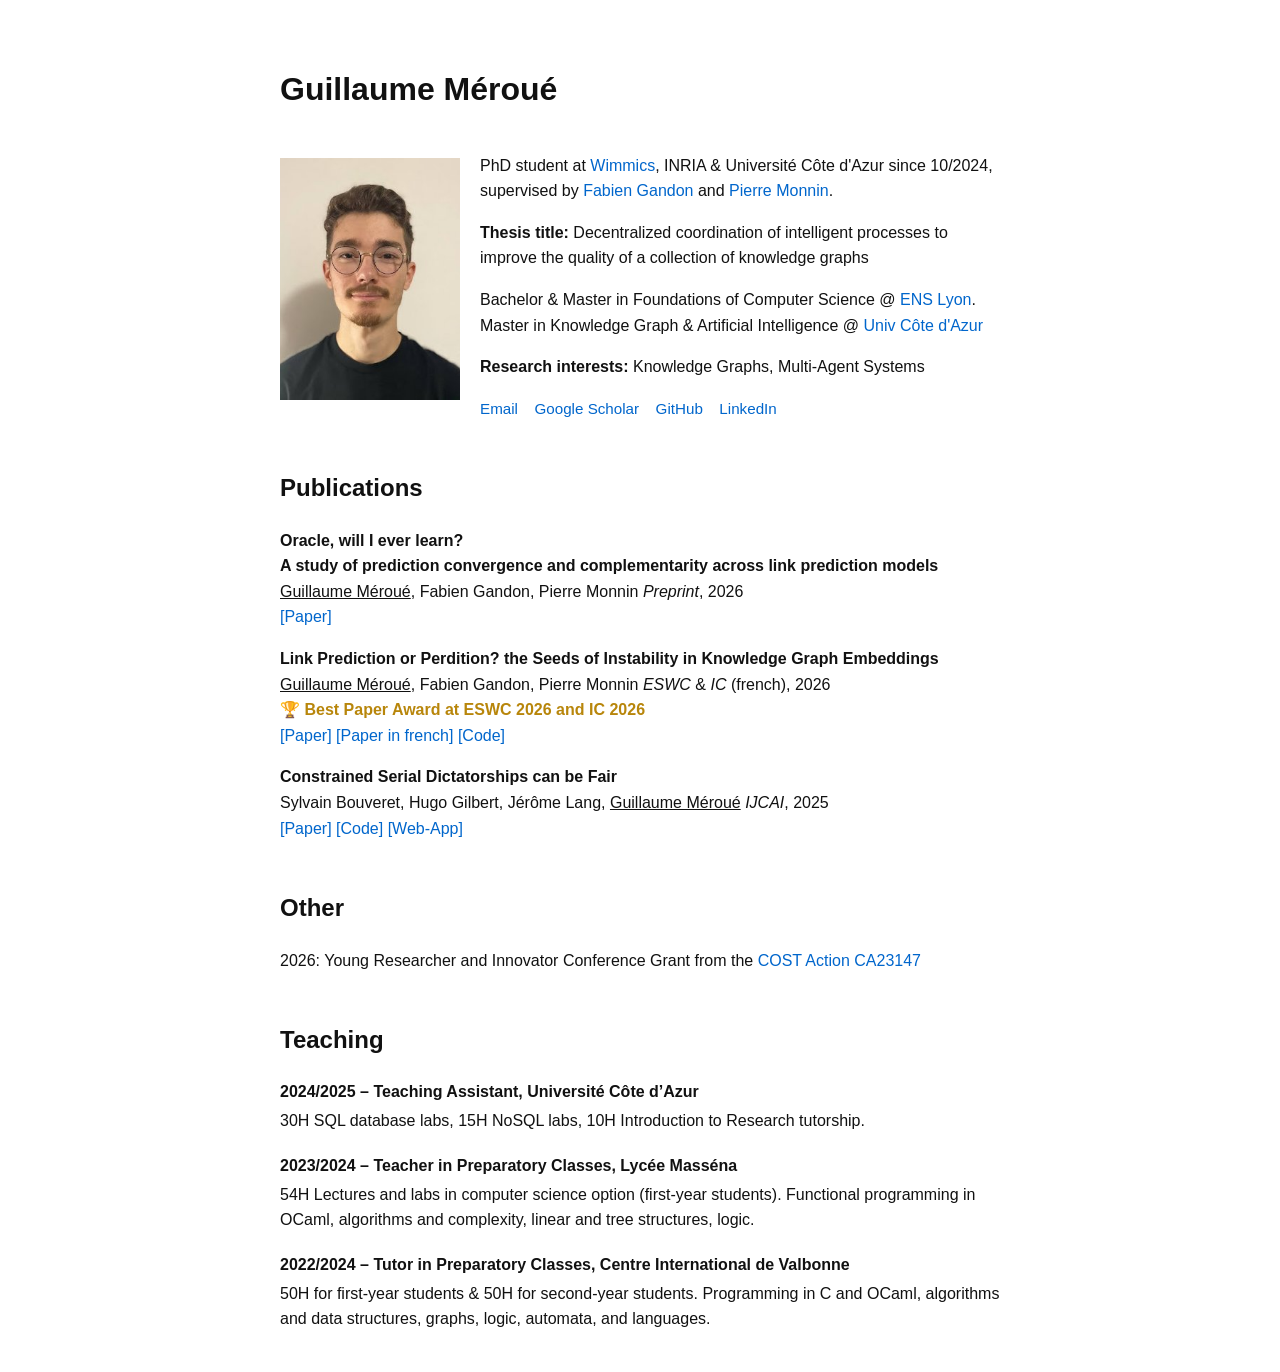
<file: index.html>
<!DOCTYPE html>
<html lang="en">
<head>
  <meta charset="UTF-8" />
  <meta name="viewport" content="width=device-width, initial-scale=1" />
  <title>Guillaume Méroué</title>
  <link rel="icon" href="favicon.ico" />
  <style>
    body {
      font-family: -apple-system, BlinkMacSystemFont, "Segoe UI", Roboto, Helvetica, Arial, sans-serif;
      margin: 40px auto;
      max-width: 720px;
      padding: 0 20px;
      line-height: 1.6;
      color: #111;
      background: #fff;
    }
    h1, h2 {
      margin-top: 2em;
      font-weight: 600;
    }
    a {
      color: #0066cc;
      text-decoration: none;
    }
    a:hover {
      text-decoration: underline;
    }
    .profile {
      display: flex;
      flex-direction: row;
      align-items: center;
      gap: 20px;
    }
    .profile img {
      width: 180px;
      height: 242px;
      object-fit: cover;
    }
    .links a {
      margin-right: 12px;
      font-size: 0.95em;
    }
    .paper {
      margin-bottom: 1.5em;
    }
    .btn {
      display: inline-block;
      margin-top: 0.3em;
      font-size: 0.9em;
      padding: 0.2em 0.6em;
      border: 1px solid #aaa;
      border-radius: 4px;
      text-decoration: none;
      color: #333;
    }
    .btn:hover {
      background-color: #f0f0f0;
    }

    .award {
      font-weight: 600;
      color: #b8860b;
    }

    .teaching-item {
      margin-bottom: 1.2em;
    }
    .teaching-item span {
      display: block;
      font-weight: 600;
      margin-bottom: 0.2em;
    }


  </style>
</head>
<body>

  <h1>Guillaume Méroué</h1>

  <div class="profile"> 
    <img src="img/me.jpg" alt="Me" />
    <div>
      <p>PhD student at <a href="https://team.inria.fr/wimmics/">Wimmics</a>, INRIA & Université Côte d'Azur since 10/2024, supervised by <a href="https://www-sop.inria.fr/members/Fabien.Gandon/">Fabien Gandon</a> and <a href="https://pmonnin.github.io/">Pierre Monnin</a>.</p>
      <p><strong>Thesis title:</strong> Decentralized coordination of intelligent processes to improve the quality of a collection of knowledge graphs</p>
      <p>
        Bachelor & Master in Foundations of Computer Science @ <a href="https://informatique.ens-lyon.fr/fr/formations/le-departement-dinformatique-di">ENS Lyon</a>.<br>
        Master in Knowledge Graph & Artificial Intelligence @ <a href="https://univ-cotedazur.fr/">Univ Côte d'Azur</a> 
      </p>
      <p><strong>Research interests:</strong> Knowledge Graphs, Multi-Agent Systems</p>
      <div class="links">
        <a href="first.last@inria.fr">Email</a>
        <a href="https://scholar.google.com/citations?hl=fr&user=xUSidbgAAAAJ">Google Scholar</a>
        <!-- <a href="https://twitter.com/me">Twitter</a> -->
        <a href="https://github.com/GuillaumeMeroue">GitHub</a>
        <a href="https://linkedin.com/in/guillaume-méroué">LinkedIn</a>
      </div>

    </div>
  </div>

  <h2>Publications</h2>
  <div class="paper">


    <p>
      <strong>Oracle, will I ever learn? <br>
         A study of prediction convergence and complementarity across link prediction models</strong> <br>
      <u>Guillaume Méroué</u>, Fabien Gandon, Pierre Monnin <em>Preprint</em>, 2026<br>
      <a href="https://arxiv.org/pdf/2609.02638">[Paper]</a>
    </p>

    <p>
      <strong>Link Prediction or Perdition? the Seeds of Instability in Knowledge Graph Embeddings</strong> <br>
      <u>Guillaume Méroué</u>, Fabien Gandon, Pierre Monnin <em>ESWC</em> &  <em>IC</em> (french), 2026<br>
      <span class="award">🏆 Best Paper Award at ESWC 2026 and IC 2026</span><br>
<a href="https://hal.science/hal-05542928v2/file/_ESWC26__Link_Prediction_or_Perdition__the_Seeds_of_Instability_in_Knowledge_Graph_Embeddings.pdf">[Paper]</a> <a href="https://hal.science/AFIA/hal-05719800v1">[Paper in french]</a> <a href="https://github.com/GuillaumeMeroue/LinkPerdition">[Code]</a>
    </p>

    <p>
      <strong>Constrained Serial Dictatorships can be Fair</strong> <br>
      Sylvain Bouveret, Hugo Gilbert, Jérôme Lang, <u>Guillaume Méroué</u> <em>IJCAI</em>, 2025<br>
<a href="https://arxiv.org/pdf/2301.06086">[Paper]</a> <a href="https://github.com/GuillaumeMeroue/Constrained-Serial-Dictatorships-can-be-Fair">[Code]</a> <a href="./IJCAI25/index.html">[Web-App]</a>
    </p>
  </div>

<h2>Other</h2>
<p>2026: Young Researcher and Innovator Conference Grant from the <a href="https://www.cost.eu/actions/CA23147/">COST Action CA23147</a></p>

  <h2>Teaching</h2>

  <div class="teaching-item">
    <span>2024/2025 – Teaching Assistant, Université Côte d’Azur</span>
    30H SQL database labs, 15H NoSQL labs, 10H Introduction to Research tutorship.
  </div>

  <div class="teaching-item">
    <span>2023/2024 – Teacher in Preparatory Classes, Lycée Masséna</span>
    54H Lectures and labs in computer science option (first-year students). Functional programming in OCaml, algorithms and complexity, linear and tree structures, logic.
  </div>

  <div class="teaching-item">
    <span>2022/2024 – Tutor in Preparatory Classes, Centre International de Valbonne</span>
    50H for first-year students & 50H for second-year students. Programming in C and OCaml, algorithms and data structures, graphs, logic, automata, and languages.
  </div>

</body>
</html>
</file>
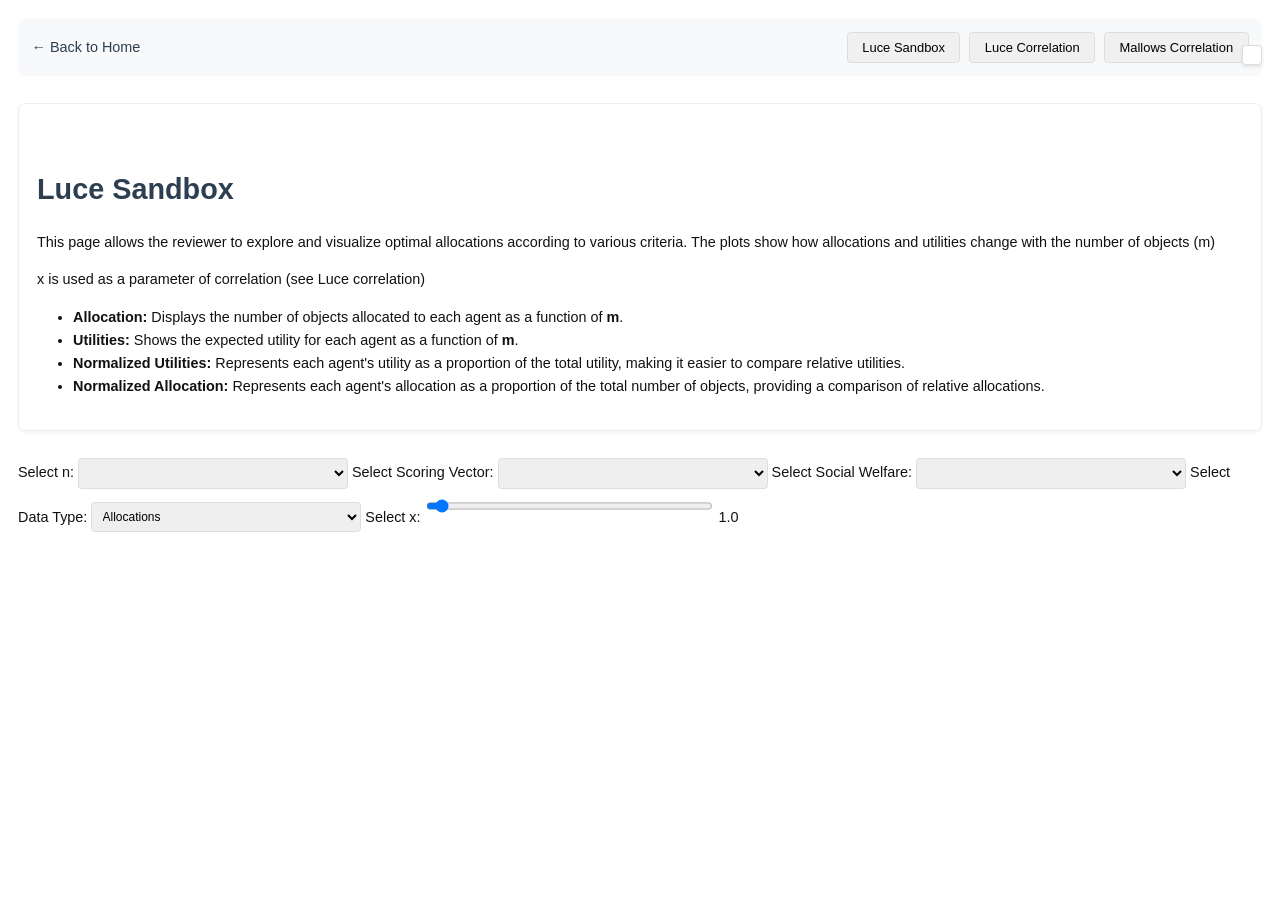
<file: IJCAI25/index.html>
<!DOCTYPE html>
<html lang="en">
<head>
    <meta charset="UTF-8">
    <meta name="viewport" content="width=device-width, initial-scale=0.2">
    <title>Luce Sandbox</title>
    <link rel="stylesheet" href="styles.css">
    <link rel="icon" href="../favicon.ico" />
    <script src="https://d3js.org/d3.v7.min.js"></script>
    <style>
        /* Styles spécifiques pour la page Luce Sandbox */
        .slider-container {
            margin: 20px 0;
            padding: 15px;
            background-color: #f8f9fa;
            border: 1px solid #eee;
            border-radius: 8px;
        }

        .bar { fill-opacity: 0.8; }
        .axis-label { font-size: 12px; }
        
        .tooltip {
            position: absolute;
            text-align: center;
            width: auto;
            height: auto;
            padding: 8px;
            font: 12px sans-serif;
            background: lightsteelblue;
            border: 0px;
            border-radius: 8px;
            pointer-events: none;
        }

        .legend-box {
            display: flex;
            flex-direction: column;
            align-items: flex-start;
            position: absolute;
            right: 20px;
            top: 50px;
            padding: 10px;
            background: white;
            border: 1px solid #ddd;
            border-radius: 4px;
        }
        
        .legend-item {
            margin: 5px 0;
            display: flex;
            align-items: center;
        }
        
        .legend-color {
            display: inline-block;
            width: 15px;
            height: 15px;
            margin-right: 8px;
            border: 1px solid #ddd;
        }

        .section {
            margin-bottom: 30px;
            padding: 20px;
            background-color: #fff;
            border: 1px solid #eee;
            border-radius: 8px;
            box-shadow: 0 2px 4px rgba(0,0,0,0.05);
        }
    </style>
</head>
<body>
    <div class="nav-bar">
        <a href="../index.html" class="home-link">← Back to Home</a>
        <button onclick="window.location.href='index.html'" class="active">Luce Sandbox</button>
        <button onclick="window.location.href='luce_correlation.html'">Luce Correlation</button>
        <button onclick="window.location.href='mallows_correlation.html'">Mallows Correlation</button>
    </div>

    <div class="section">
        <h1>Luce Sandbox</h1>
        <p>This page allows the reviewer to explore and visualize optimal allocations according to various criteria. The plots show how allocations and utilities change with the number of objects (m)</p>
        <p>x is used as a parameter of correlation (see Luce correlation)</p>
        <ul>
            <li><strong>Allocation:</strong> Displays the number of objects allocated to each agent as a function of <strong>m</strong>.</li>
            <li><strong>Utilities:</strong> Shows the expected utility for each agent as a function of <strong>m</strong>.</li>
            <li><strong>Normalized Utilities:</strong> Represents each agent's utility as a proportion of the total utility, making it easier to compare relative utilities.</li>
            <li><strong>Normalized Allocation:</strong> Represents each agent's allocation as a proportion of the total number of objects, providing a comparison of relative allocations.</li>
        </ul>
    </div>
    
    <label for="n-select">Select n:</label>
    <select id="n-select"></select>

    <label for="scoring-vector-select">Select Scoring Vector:</label>
    <select id="scoring-vector-select"></select>

    <label for="social-welfare-select">Select Social Welfare:</label>
    <select id="social-welfare-select"></select>

    <label for="data-type-select">Select Data Type:</label>
    <select id="data-type-select">
        <option value="allocations">Allocations</option>
        <option value="utilitiess">Utilities</option>
        <option value="allocation_normalised">Allocation Normalised</option>
        <option value="utilities_normalised">Utilities Normalised</option>
    </select>

    <label for="x-slider">Select x:</label>
    <input type="range" id="x-slider" min="0" max="4" step="1" value="0">
    <span id="x-value">1.0</span>

    <div id="chart"></div>

    <div class="tooltip" style="opacity: 0;"></div>
    <div class="legend-box"></div>

    <script>
        // const jsonDataUrl = '../results/luce_m.json';

        // d3.json(jsonDataUrl).then(function(data) {
            const data = {"3": {"Borda": {"egalitarian": {"2": {"allocations": [[1.0, 1.0, 1.0], [1.0, 1.0, 2.0], [1.0, 1.0, 3.0], [1.0, 2.0, 3.0], [2.0, 2.0, 3.0], [2.0, 2.0, 4.0], [2.0, 2.0, 5.0], [2.0, 3.0, 5.0], [2.0, 3.0, 6.0], [3.0, 3.0, 6.0], [3.0, 3.0, 7.0], [3.0, 3.0, 8.0], [3.0, 4.0, 8.0], [3.0, 4.0, 9.0], [4.0, 4.0, 9.0], [4.0, 4.0, 10.0], [4.0, 5.0, 10.0], [4.0, 5.0, 11.0], [4.0, 5.0, 12.0], [4.0, 5.0, 13.0], [4.0, 6.0, 13.0], [5.0, 6.0, 13.0], [5.0, 6.0, 14.0], [5.0, 6.0, 15.0], [5.0, 7.0, 15.0], [5.0, 7.0, 16.0], [6.0, 7.0, 16.0], [6.0, 7.0, 17.0], [6.0, 7.0, 18.0], [6.0, 8.0, 18.0], [6.0, 8.0, 19.0], [7.0, 8.0, 19.0], [7.0, 8.0, 20.0], [7.0, 9.0, 20.0], [7.0, 9.0, 21.0], [7.0, 9.0, 22.0], [7.0, 10.0, 22.0], [7.0, 10.0, 23.0]], "utilitiess": [[3.0, 2.53, 1.718], [4.0, 3.64, 4.332], [5.0, 4.654, 7.848], [6.0, 10.002, 8.144], [13.0, 10.796, 8.344], [15.0, 12.662, 12.768], [17.0, 14.824, 18.11], [19.0, 23.04, 17.802], [21.0, 26.144, 24.0], [33.0, 26.73, 24.236], [36.0, 29.604, 31.272], [39.0, 32.514, 39.108], [42.0, 44.802, 39.4], [45.0, 48.794, 48.326], [62.0, 49.064, 48.532], [66.0, 53.014, 58.382], [70.0, 68.07, 58.19], [74.0, 72.984, 69.2], [78.0, 78.01, 81.334], [82.0, 82.888, 94.492], [86.0, 102.044, 94.284], [110.0, 102.144, 94.386], [115.0, 108.226, 108.586], [120.0, 114.226, 123.404], [125.0, 136.178, 123.396], [130.0, 143.308, 139.152], [159.0, 143.368, 139.046], [165.0, 150.284, 156.414], [171.0, 157.306, 174.15], [177.0, 183.344, 174.174], [183.0, 191.468, 193.022], [217.0, 191.334, 193.198], [224.0, 199.334, 213.22], [231.0, 228.394, 213.59], [238.0, 237.332, 234.364], [245.0, 246.334, 256.096], [252.0, 278.122, 256.212], [259.0, 288.578, 279.358]], "sw": [1.718, 3.64, 4.654, 6.0, 8.344, 12.662, 14.824, 17.802, 21.0, 24.236, 29.604, 32.514, 39.4, 45.0, 48.532, 53.014, 58.19, 69.2, 78.0, 82.0, 86.0, 94.386, 108.226, 114.226, 123.396, 130.0, 139.046, 150.284, 157.306, 174.174, 183.0, 191.334, 199.334, 213.59, 234.364, 245.0, 252.0, 259.0]}, "1.5": {"allocations": [[1.0, 1.0, 1.0], [1.0, 1.0, 2.0], [1.0, 2.0, 2.0], [1.0, 2.0, 3.0], [2.0, 2.0, 3.0], [2.0, 2.0, 4.0], [2.0, 2.0, 5.0], [2.0, 3.0, 5.0], [3.0, 3.0, 5.0], [3.0, 3.0, 6.0], [3.0, 3.0, 7.0], [3.0, 4.0, 7.0], [3.0, 4.0, 8.0], [3.0, 4.0, 9.0], [4.0, 4.0, 9.0], [4.0, 4.0, 10.0], [4.0, 5.0, 10.0], [4.0, 5.0, 11.0], [4.0, 5.0, 12.0], [5.0, 5.0, 12.0], [5.0, 5.0, 13.0], [5.0, 6.0, 13.0], [5.0, 6.0, 14.0], [5.0, 6.0, 15.0], [5.0, 7.0, 15.0], [5.0, 7.0, 16.0], [6.0, 7.0, 16.0], [6.0, 7.0, 17.0], [6.0, 8.0, 17.0], [6.0, 8.0, 18.0], [6.0, 8.0, 19.0], [7.0, 8.0, 19.0], [7.0, 8.0, 20.0], [7.0, 9.0, 20.0], [7.0, 9.0, 21.0], [7.0, 9.0, 22.0], [8.0, 9.0, 22.0], [8.0, 10.0, 22.0]], "utilitiess": [[3.0, 2.63, 1.9], [4.0, 3.672, 4.604], [5.0, 8.198, 5.334], [6.0, 10.308, 9.388], [13.0, 11.476, 9.762], [15.0, 13.556, 14.994], [17.0, 15.572, 20.76], [19.0, 24.448, 20.924], [30.0, 25.634, 21.54], [33.0, 28.544, 28.378], [36.0, 31.718, 35.416], [39.0, 43.582, 35.74], [42.0, 47.398, 44.34], [45.0, 51.478, 53.836], [62.0, 52.156, 53.69], [66.0, 56.412, 64.13], [70.0, 71.954, 64.586], [74.0, 76.972, 75.386], [78.0, 81.946, 87.12], [100.0, 82.436, 87.194], [105.0, 87.528, 99.962], [110.0, 106.58, 99.894], [115.0, 112.882, 114.37], [120.0, 118.93, 129.562], [125.0, 141.062, 129.498], [130.0, 148.048, 146.058], [159.0, 148.492, 146.354], [165.0, 155.388, 162.928], [171.0, 180.64, 163.19], [177.0, 188.482, 180.862], [183.0, 197.03, 199.72], [217.0, 197.328, 199.976], [224.0, 204.856, 219.214], [231.0, 234.298, 220.162], [238.0, 243.114, 240.592], [245.0, 252.39, 263.224], [284.0, 252.542, 263.26], [292.0, 284.532, 262.814]], "sw": [1.9, 3.672, 5.0, 6.0, 9.762, 13.556, 15.572, 19.0, 21.54, 28.378, 31.718, 35.74, 42.0, 45.0, 52.156, 56.412, 64.586, 74.0, 78.0, 82.436, 87.528, 99.894, 112.882, 118.93, 125.0, 130.0, 146.354, 155.388, 163.19, 177.0, 183.0, 197.328, 204.856, 220.162, 238.0, 245.0, 252.542, 262.814]}, "1.15": {"allocations": [[1.0, 1.0, 1.0], [1.0, 1.0, 2.0], [1.0, 2.0, 2.0], [2.0, 2.0, 2.0], [2.0, 2.0, 3.0], [2.0, 2.0, 4.0], [2.0, 3.0, 4.0], [3.0, 3.0, 4.0], [3.0, 3.0, 5.0], [3.0, 3.0, 6.0], [3.0, 4.0, 6.0], [4.0, 4.0, 6.0], [4.0, 4.0, 7.0], [4.0, 4.0, 8.0], [4.0, 5.0, 8.0], [4.0, 5.0, 9.0], [5.0, 5.0, 9.0], [5.0, 5.0, 10.0], [5.0, 6.0, 10.0], [5.0, 6.0, 11.0], [5.0, 6.0, 12.0], [6.0, 6.0, 12.0], [6.0, 6.0, 13.0], [6.0, 7.0, 13.0], [6.0, 7.0, 14.0], [7.0, 7.0, 14.0], [7.0, 7.0, 15.0], [7.0, 8.0, 15.0], [7.0, 8.0, 16.0], [7.0, 8.0, 17.0], [7.0, 8.0, 18.0], [7.0, 9.0, 18.0], [8.0, 9.0, 18.0], [8.0, 9.0, 19.0], [8.0, 9.0, 20.0], [8.0, 10.0, 20.0], [8.0, 10.0, 21.0], [9.0, 10.0, 21.0]], "utilitiess": [[3.0, 2.652, 2.0], [4.0, 3.758, 4.918], [5.0, 8.414, 5.864], [11.0, 9.706, 6.97], [13.0, 11.872, 11.732], [15.0, 13.974, 17.322], [17.0, 22.416, 19.302], [27.0, 24.378, 20.412], [30.0, 27.576, 27.938], [33.0, 30.748, 36.22], [36.0, 42.708, 38.746], [50.0, 45.546, 40.796], [54.0, 49.756, 50.502], [58.0, 53.96, 60.908], [62.0, 69.258, 62.97], [66.0, 74.104, 73.796], [85.0, 76.826, 75.688], [90.0, 82.448, 88.232], [95.0, 100.802, 90.414], [100.0, 107.288, 103.688], [105.0, 113.052, 117.328], [129.0, 117.22, 120.826], [135.0, 122.764, 135.692], [141.0, 145.896, 137.774], [147.0, 152.764, 153.766], [175.0, 156.418, 154.672], [182.0, 162.928, 171.488], [189.0, 188.716, 172.724], [196.0, 196.694, 191.532], [203.0, 205.178, 209.444], [210.0, 213.608, 230.656], [217.0, 242.164, 232.262], [252.0, 246.956, 233.52], [260.0, 255.218, 251.448], [268.0, 264.368, 273.87], [276.0, 296.606, 274.468], [284.0, 307.012, 297.67], [324.0, 309.256, 296.546]], "sw": [2.0, 3.758, 5.0, 6.97, 11.732, 13.974, 17.0, 20.412, 27.576, 30.748, 36.0, 40.796, 49.756, 53.96, 62.0, 66.0, 75.688, 82.448, 90.414, 100.0, 105.0, 117.22, 122.764, 137.774, 147.0, 154.672, 162.928, 172.724, 191.532, 203.0, 210.0, 217.0, 233.52, 251.448, 264.368, 274.468, 284.0, 296.546]}, "1.05": {"allocations": [[1.0, 1.0, 1.0], [1.0, 1.0, 2.0], [1.0, 2.0, 2.0], [2.0, 2.0, 2.0], [2.0, 2.0, 3.0], [2.0, 2.0, 4.0], [2.0, 3.0, 4.0], [3.0, 3.0, 4.0], [3.0, 3.0, 5.0], [3.0, 4.0, 5.0], [3.0, 4.0, 6.0], [4.0, 4.0, 6.0], [4.0, 4.0, 7.0], [4.0, 5.0, 7.0], [4.0, 5.0, 8.0], [5.0, 5.0, 8.0], [5.0, 5.0, 9.0], [5.0, 6.0, 9.0], [6.0, 6.0, 9.0], [6.0, 6.0, 10.0], [6.0, 6.0, 11.0], [6.0, 7.0, 11.0], [7.0, 7.0, 11.0], [7.0, 7.0, 12.0], [7.0, 8.0, 12.0], [7.0, 8.0, 13.0], [8.0, 8.0, 13.0], [8.0, 8.0, 14.0], [8.0, 9.0, 14.0], [8.0, 9.0, 15.0], [8.0, 9.0, 16.0], [9.0, 9.0, 16.0], [9.0, 10.0, 16.0], [9.0, 10.0, 17.0], [9.0, 10.0, 18.0], [10.0, 10.0, 18.0], [10.0, 11.0, 18.0], [10.0, 11.0, 19.0]], "utilitiess": [[3.0, 2.68, 1.974], [4.0, 3.764, 5.012], [5.0, 8.348, 6.068], [11.0, 9.818, 7.006], [13.0, 11.938, 12.118], [15.0, 14.15, 17.91], [17.0, 22.432, 19.652], [27.0, 24.56, 21.572], [30.0, 28.02, 29.248], [33.0, 38.772, 32.552], [36.0, 43.166, 41.688], [50.0, 46.208, 44.024], [54.0, 50.308, 55.298], [58.0, 64.89, 57.942], [62.0, 70.392, 70.428], [80.0, 74.166, 73.534], [85.0, 79.488, 88.5], [90.0, 97.41, 90.34], [111.0, 103.03, 96.08], [117.0, 108.738, 110.946], [123.0, 115.17, 126.828], [129.0, 136.88, 130.982], [154.0, 142.548, 136.088], [161.0, 150.558, 156.616], [168.0, 174.284, 158.852], [175.0, 182.67, 177.858], [204.0, 188.634, 183.896], [212.0, 197.758, 203.972], [220.0, 225.05, 208.2], [228.0, 234.432, 230.074], [236.0, 243.724, 251.506], [270.0, 250.79, 260.336], [279.0, 280.912, 264.082], [288.0, 293.108, 288.624], [297.0, 303.17, 315.244], [335.0, 310.614, 319.156], [345.0, 346.88, 323.544], [355.0, 355.68, 349.02]], "sw": [1.974, 3.764, 5.0, 7.006, 11.938, 14.15, 17.0, 21.572, 28.02, 32.552, 36.0, 44.024, 50.308, 57.942, 62.0, 73.534, 79.488, 90.0, 96.08, 108.738, 115.17, 129.0, 136.088, 150.558, 158.852, 175.0, 183.896, 197.758, 208.2, 228.0, 236.0, 250.79, 264.082, 288.0, 297.0, 310.614, 323.544, 349.02]}, "1": {"allocations": [[1.0, 1.0, 1.0], [1.0, 1.0, 2.0], [1.0, 2.0, 2.0], [2.0, 2.0, 2.0], [2.0, 2.0, 3.0], [2.0, 2.0, 4.0], [2.0, 3.0, 4.0], [3.0, 3.0, 4.0], [3.0, 3.0, 5.0], [3.0, 4.0, 5.0], [3.0, 4.0, 6.0], [4.0, 4.0, 6.0], [4.0, 4.0, 7.0], [4.0, 5.0, 7.0], [5.0, 5.0, 7.0], [5.0, 5.0, 8.0], [5.0, 6.0, 8.0], [5.0, 6.0, 9.0], [6.0, 6.0, 9.0], [6.0, 6.0, 10.0], [6.0, 7.0, 10.0], [6.0, 7.0, 11.0], [7.0, 7.0, 11.0], [7.0, 7.0, 12.0], [7.0, 8.0, 12.0], [7.0, 8.0, 13.0], [8.0, 8.0, 13.0], [8.0, 9.0, 13.0], [8.0, 9.0, 14.0], [9.0, 9.0, 14.0], [9.0, 9.0, 15.0], [9.0, 10.0, 15.0], [9.0, 10.0, 16.0], [10.0, 10.0, 16.0], [10.0, 10.0, 17.0], [10.0, 11.0, 17.0], [10.0, 11.0, 18.0], [11.0, 11.0, 18.0]], "utilitiess": [[3.0, 2.658, 1.998], [4.0, 3.746, 4.938], [5.0, 8.4, 5.996], [11.0, 9.826, 6.844], [13.0, 11.936, 12.004], [15.0, 14.106, 17.892], [17.0, 22.348, 19.922], [27.0, 24.856, 22.406], [30.0, 28.12, 30.148], [33.0, 39.064, 32.464], [36.0, 43.366, 41.842], [50.0, 46.474, 45.27], [54.0, 50.628, 55.982], [58.0, 65.574, 59.686], [75.0, 69.256, 63.372], [80.0, 74.816, 75.896], [85.0, 91.89, 80.008], [90.0, 98.46, 94.864], [111.0, 103.198, 98.122], [117.0, 109.484, 115.272], [123.0, 131.118, 120.894], [129.0, 138.324, 137.418], [154.0, 143.434, 142.3], [161.0, 151.432, 162.268], [168.0, 176.196, 168.562], [175.0, 184.404, 188.338], [204.0, 191.378, 195.602], [212.0, 219.07, 201.79], [220.0, 227.7, 224.322], [252.0, 235.044, 231.52], [261.0, 245.49, 255.996], [270.0, 276.942, 263.296], [279.0, 286.184, 287.536], [315.0, 294.342, 293.476], [325.0, 305.72, 320.964], [335.0, 340.316, 335.24], [345.0, 352.212, 361.11], [385.0, 360.818, 367.0]], "sw": [1.998, 3.746, 5.0, 6.844, 11.936, 14.106, 17.0, 22.406, 28.12, 32.464, 36.0, 45.27, 50.628, 58.0, 63.372, 74.816, 80.008, 90.0, 98.122, 109.484, 120.894, 129.0, 142.3, 151.432, 168.0, 175.0, 191.378, 201.79, 220.0, 231.52, 245.49, 263.296, 279.0, 293.476, 305.72, 335.0, 345.0, 360.818]}}, "utilitarian": {"2": {"allocations": [[1.0, 1.0, 1.0], [1.0, 1.0, 2.0], [2.0, 1.0, 2.0], [2.0, 2.0, 2.0], [2.0, 2.0, 3.0], [3.0, 2.0, 3.0], [3.0, 3.0, 3.0], [3.0, 3.0, 4.0], [3.0, 3.0, 5.0], [4.0, 4.0, 4.0], [5.0, 4.0, 4.0], [3.0, 5.0, 6.0], [5.0, 4.0, 6.0], [6.0, 4.0, 6.0], [4.0, 5.0, 8.0], [7.0, 5.0, 6.0], [7.0, 5.0, 7.0], [7.0, 5.0, 8.0], [6.0, 8.0, 7.0], [6.0, 9.0, 7.0], [8.0, 6.0, 9.0], [6.0, 6.0, 12.0], [8.0, 5.0, 12.0], [8.0, 9.0, 9.0], [11.0, 7.0, 9.0], [9.0, 7.0, 12.0], [10.0, 9.0, 10.0], [7.0, 9.0, 14.0], [5.0, 9.0, 17.0], [6.0, 15.0, 11.0], [15.0, 7.0, 11.0], [13.0, 8.0, 13.0], [8.0, 10.0, 17.0], [15.0, 10.0, 11.0], [8.0, 11.0, 18.0], [7.0, 21.0, 10.0], [14.0, 18.0, 7.0], [15.0, 11.0, 14.0]], "utilitiess": [[3.0, 2.56, 1.746], [4.0, 3.622, 4.364], [9.0, 4.118, 4.606], [11.0, 8.7, 4.782], [13.0, 10.738, 8.266], [21.0, 11.182, 8.438], [24.0, 17.552, 8.662], [27.0, 20.388, 12.814], [30.0, 23.556, 18.146], [42.0, 28.986, 12.968], [55.0, 29.224, 12.95], [39.0, 48.094, 24.182], [65.0, 37.128, 24.102], [81.0, 37.052, 24.324], [62.0, 58.232, 39.444], [105.0, 48.384, 24.188], [112.0, 53.226, 31.406], [119.0, 58.246, 39.542], [111.0, 95.34, 31.232], [117.0, 111.512, 31.348], [156.0, 78.162, 48.298], [129.0, 96.278, 81.354], [172.0, 78.196, 81.774], [180.0, 129.55, 48.314], [242.0, 94.51, 48.526], [216.0, 115.394, 81.436], [245.0, 138.43, 58.616], [189.0, 174.416, 108.498], [145.0, 201.568, 156.504], [177.0, 288.508, 69.432], [390.0, 108.492, 69.474], [364.0, 143.536, 94.484], [252.0, 228.588, 156.508], [435.0, 168.54, 69.518], [268.0, 267.474, 174.51], [245.0, 444.504, 58.614], [455.0, 300.442, 31.424], [495.0, 223.4, 108.486]], "sw": [7.306, 11.986, 17.724, 24.482, 32.004, 40.620000000000005, 50.214, 60.202, 71.702, 83.95400000000001, 97.174, 111.276, 126.23, 142.376, 159.676, 177.572, 196.632, 216.788, 237.572, 259.86, 282.46000000000004, 306.632, 331.97, 357.86400000000003, 385.036, 412.83000000000004, 442.046, 471.914, 503.072, 534.94, 567.966, 602.02, 637.096, 673.058, 709.9839999999999, 748.1179999999999, 786.866, 826.886]}, "1.5": {"allocations": [[1.0, 1.0, 1.0], [2.0, 1.0, 1.0], [2.0, 1.0, 2.0], [2.0, 2.0, 2.0], [2.0, 2.0, 3.0], [3.0, 2.0, 3.0], [3.0, 3.0, 3.0], [4.0, 3.0, 3.0], [4.0, 3.0, 4.0], [4.0, 3.0, 5.0], [4.0, 4.0, 5.0], [5.0, 4.0, 5.0], [5.0, 4.0, 6.0], [5.0, 4.0, 7.0], [5.0, 5.0, 7.0], [5.0, 6.0, 7.0], [6.0, 5.0, 8.0], [6.0, 6.0, 8.0], [6.0, 6.0, 9.0], [7.0, 6.0, 9.0], [7.0, 6.0, 10.0], [8.0, 9.0, 7.0], [10.0, 6.0, 9.0], [6.0, 7.0, 13.0], [7.0, 8.0, 12.0], [8.0, 6.0, 14.0], [10.0, 9.0, 10.0], [10.0, 9.0, 11.0], [9.0, 7.0, 15.0], [9.0, 11.0, 12.0], [9.0, 8.0, 16.0], [11.0, 8.0, 15.0], [10.0, 13.0, 12.0], [16.0, 10.0, 10.0], [11.0, 12.0, 14.0], [15.0, 13.0, 10.0], [15.0, 12.0, 12.0], [8.0, 18.0, 14.0]], "utilitiess": [[3.0, 2.638, 1.944], [7.0, 3.212, 2.304], [9.0, 4.362, 5.316], [11.0, 9.304, 5.692], [13.0, 11.448, 9.844], [21.0, 12.232, 10.276], [24.0, 19.518, 10.672], [34.0, 20.204, 11.122], [38.0, 23.32, 16.066], [42.0, 26.466, 21.92], [46.0, 36.202, 21.648], [60.0, 36.77, 21.86], [65.0, 40.768, 28.65], [70.0, 44.864, 36.496], [75.0, 57.344, 36.434], [80.0, 70.854, 36.492], [99.0, 63.052, 44.868], [105.0, 77.414, 44.578], [111.0, 83.476, 54.0], [133.0, 83.44, 54.49], [140.0, 89.556, 63.8], [164.0, 117.448, 36.944], [205.0, 83.966, 54.216], [141.0, 127.744, 100.864], [168.0, 141.082, 87.56], [196.0, 113.956, 115.236], [245.0, 144.632, 64.148], [255.0, 153.678, 75.56], [243.0, 142.308, 129.812], [252.0, 207.38, 87.558], [261.0, 173.666, 146.188], [319.0, 165.362, 130.178], [305.0, 256.942, 87.662], [456.0, 165.01, 64.896], [352.0, 256.466, 115.01], [465.0, 230.95, 64.872], [480.0, 232.198, 87.97], [292.0, 432.946, 114.934]], "sw": [7.582, 12.516, 18.678, 25.996000000000002, 34.292, 43.507999999999996, 54.19, 65.326, 77.386, 90.386, 103.85, 118.63, 134.418, 151.36, 168.778, 187.346, 206.92000000000002, 226.99200000000002, 248.476, 270.93, 293.356, 318.392, 343.182, 369.608, 396.642, 425.192, 453.78, 484.238, 515.12, 546.938, 580.854, 614.54, 649.604, 685.906, 723.476, 760.822, 800.168, 839.88]}, "1.15": {"allocations": [[1.0, 1.0, 1.0], [2.0, 1.0, 1.0], [2.0, 1.0, 2.0], [2.0, 2.0, 2.0], [3.0, 2.0, 2.0], [3.0, 3.0, 2.0], [3.0, 3.0, 3.0], [4.0, 3.0, 3.0], [4.0, 3.0, 4.0], [4.0, 4.0, 4.0], [4.0, 4.0, 5.0], [5.0, 4.0, 5.0], [5.0, 5.0, 5.0], [6.0, 5.0, 5.0], [6.0, 5.0, 6.0], [6.0, 5.0, 7.0], [6.0, 6.0, 7.0], [7.0, 6.0, 7.0], [7.0, 6.0, 8.0], [8.0, 7.0, 7.0], [9.0, 6.0, 8.0], [8.0, 7.0, 9.0], [9.0, 7.0, 9.0], [9.0, 8.0, 9.0], [10.0, 8.0, 9.0], [10.0, 8.0, 10.0], [10.0, 9.0, 10.0], [10.0, 9.0, 11.0], [10.0, 9.0, 12.0], [10.0, 9.0, 13.0], [12.0, 9.0, 12.0], [12.0, 9.0, 13.0], [12.0, 10.0, 13.0], [13.0, 10.0, 13.0], [14.0, 10.0, 13.0], [14.0, 10.0, 14.0], [13.0, 10.0, 16.0], [14.0, 11.0, 15.0]], "utilitiess": [[3.0, 2.63, 1.954], [7.0, 3.232, 2.426], [9.0, 4.478, 5.85], [11.0, 9.814, 7.012], [18.0, 11.06, 7.664], [21.0, 17.626, 8.418], [24.0, 21.032, 13.914], [34.0, 23.144, 15.158], [38.0, 26.554, 22.472], [42.0, 36.522, 23.13], [46.0, 41.1, 31.606], [60.0, 43.604, 32.936], [65.0, 56.02, 34.09], [81.0, 58.688, 35.254], [87.0, 64.25, 45.03], [93.0, 69.818, 55.68], [99.0, 85.55, 55.926], [119.0, 88.424, 57.532], [126.0, 95.124, 68.708], [148.0, 108.03, 59.518], [171.0, 100.466, 70.822], [164.0, 123.184, 83.3], [189.0, 125.092, 83.53], [198.0, 146.556, 85.598], [225.0, 147.738, 84.96], [235.0, 155.534, 99.106], [245.0, 178.884, 100.128], [255.0, 187.576, 113.566], [265.0, 197.638, 129.204], [275.0, 206.382, 143.704], [330.0, 200.552, 128.66], [342.0, 211.204, 144.662], [354.0, 237.176, 146.628], [390.0, 237.346, 145.862], [427.0, 240.928, 147.81], [441.0, 251.002, 162.678], [429.0, 268.992, 197.62], [469.0, 289.326, 180.904]], "sw": [7.584, 12.658000000000001, 19.328, 27.826, 36.724000000000004, 47.044, 58.946, 72.30199999999999, 87.026, 101.652, 118.706, 136.54, 155.11, 174.942, 196.28, 218.498, 240.476, 264.956, 289.832, 315.548, 342.288, 370.484, 397.622, 430.154, 457.698, 489.64, 524.012, 556.142, 591.842, 625.086, 659.212, 697.866, 737.804, 773.208, 815.738, 854.6800000000001, 895.6120000000001, 939.23]}, "1.05": {"allocations": [[1.0, 1.0, 1.0], [2.0, 1.0, 1.0], [2.0, 1.0, 2.0], [2.0, 2.0, 2.0], [3.0, 2.0, 2.0], [3.0, 3.0, 2.0], [3.0, 3.0, 3.0], [4.0, 3.0, 3.0], [4.0, 4.0, 3.0], [4.0, 4.0, 4.0], [5.0, 4.0, 4.0], [5.0, 4.0, 5.0], [6.0, 5.0, 4.0], [5.0, 5.0, 6.0], [6.0, 5.0, 6.0], [6.0, 6.0, 6.0], [7.0, 6.0, 6.0], [8.0, 6.0, 6.0], [8.0, 6.0, 7.0], [9.0, 7.0, 6.0], [9.0, 7.0, 7.0], [9.0, 7.0, 8.0], [9.0, 8.0, 8.0], [9.0, 8.0, 9.0], [11.0, 8.0, 8.0], [10.0, 9.0, 9.0], [11.0, 9.0, 9.0], [10.0, 9.0, 11.0], [12.0, 9.0, 10.0], [12.0, 9.0, 11.0], [12.0, 10.0, 11.0], [12.0, 10.0, 12.0], [12.0, 11.0, 12.0], [13.0, 11.0, 12.0], [13.0, 11.0, 13.0], [14.0, 12.0, 12.0], [14.0, 12.0, 13.0], [15.0, 12.0, 13.0]], "utilitiess": [[3.0, 2.684, 2.024], [7.0, 3.328, 2.414], [9.0, 4.514, 6.048], [11.0, 9.766, 6.994], [18.0, 11.11, 8.028], [21.0, 17.99, 8.952], [24.0, 21.39, 14.814], [34.0, 23.7, 16.596], [38.0, 33.052, 17.944], [42.0, 37.4, 25.512], [55.0, 40.16, 27.382], [60.0, 44.636, 36.376], [75.0, 55.206, 30.768], [70.0, 63.67, 50.402], [87.0, 67.318, 52.094], [93.0, 83.024, 55.398], [112.0, 87.346, 58.18], [132.0, 90.894, 60.144], [140.0, 97.346, 73.338], [162.0, 112.802, 65.214], [171.0, 122.074, 80.264], [180.0, 129.396, 94.884], [189.0, 150.844, 97.648], [198.0, 159.684, 114.062], [242.0, 161.944, 103.934], [235.0, 188.694, 120.486], [264.0, 194.752, 124.064], [255.0, 209.772, 157.49], [306.0, 210.708, 146.604], [318.0, 220.96, 166.086], [330.0, 248.43, 169.906], [342.0, 260.114, 189.058], [354.0, 289.832, 192.492], [390.0, 296.55, 197.944], [403.0, 308.434, 219.382], [441.0, 334.902, 205.112], [455.0, 347.662, 225.112], [495.0, 354.206, 230.666]], "sw": [7.708, 12.742, 19.562, 27.759999999999998, 37.138, 47.942, 60.204, 74.29599999999999, 88.996, 104.912, 122.542, 141.012, 160.974, 184.072, 206.412, 231.422, 257.526, 283.038, 310.68399999999997, 340.016, 373.33799999999997, 404.28, 437.49199999999996, 471.746, 507.878, 544.1800000000001, 582.816, 622.262, 663.312, 705.046, 748.336, 791.172, 836.324, 884.494, 930.816, 981.014, 1027.774, 1079.872]}, "1": {"allocations": [[1.0, 1.0, 1.0], [2.0, 1.0, 1.0], [2.0, 2.0, 1.0], [2.0, 2.0, 2.0], [3.0, 2.0, 2.0], [3.0, 3.0, 2.0], [3.0, 3.0, 3.0], [4.0, 3.0, 3.0], [4.0, 3.0, 4.0], [4.0, 4.0, 4.0], [5.0, 4.0, 4.0], [5.0, 4.0, 5.0], [6.0, 5.0, 4.0], [6.0, 5.0, 5.0], [6.0, 6.0, 5.0], [6.0, 6.0, 6.0], [7.0, 6.0, 6.0], [8.0, 6.0, 6.0], [8.0, 6.0, 7.0], [8.0, 7.0, 7.0], [9.0, 7.0, 7.0], [8.0, 8.0, 8.0], [9.0, 8.0, 8.0], [10.0, 8.0, 8.0], [10.0, 9.0, 8.0], [10.0, 9.0, 9.0], [11.0, 9.0, 9.0], [10.0, 10.0, 10.0], [11.0, 10.0, 10.0], [12.0, 10.0, 10.0], [12.0, 11.0, 10.0], [13.0, 11.0, 10.0], [12.0, 11.0, 12.0], [13.0, 12.0, 11.0], [14.0, 11.0, 12.0], [14.0, 12.0, 12.0], [15.0, 12.0, 12.0], [15.0, 12.0, 13.0]], "utilitiess": [[3.0, 2.682, 2.006], [7.0, 3.34, 2.544], [9.0, 7.522, 3.06], [11.0, 9.88, 7.094], [18.0, 11.302, 8.166], [21.0, 17.86, 8.988], [24.0, 21.436, 15.118], [34.0, 23.754, 16.648], [38.0, 27.14, 24.35], [42.0, 37.588, 26.068], [55.0, 40.688, 28.18], [60.0, 45.14, 37.28], [75.0, 55.89, 32.222], [81.0, 61.972, 42.458], [87.0, 77.01, 45.126], [93.0, 83.21, 58.264], [112.0, 87.678, 59.714], [132.0, 92.352, 62.814], [140.0, 99.37, 77.016], [148.0, 117.962, 79.916], [171.0, 123.894, 85.446], [164.0, 147.578, 100.232], [189.0, 152.46, 103.834], [215.0, 158.506, 106.804], [225.0, 182.246, 112.616], [235.0, 191.82, 130.412], [264.0, 198.958, 135.174], [255.0, 229.186, 154.778], [286.0, 236.48, 159.8], [318.0, 243.554, 166.17], [330.0, 272.66, 172.074], [364.0, 280.4, 175.324], [354.0, 296.92, 216.788], [390.0, 324.006, 203.094], [427.0, 313.214, 225.182], [441.0, 344.43, 232.628], [480.0, 355.112, 238.61], [495.0, 369.084, 266.76]], "sw": [7.688, 12.884, 19.582, 27.974, 37.468, 47.848, 60.554, 74.402, 89.49000000000001, 105.656, 123.868, 142.42000000000002, 163.112, 185.43, 209.136, 234.474, 259.392, 287.166, 316.386, 345.878, 380.34000000000003, 411.81, 445.294, 480.31, 519.8620000000001, 557.232, 598.1320000000001, 638.9639999999999, 682.28, 727.7239999999999, 774.734, 819.7239999999999, 867.7080000000001, 917.0999999999999, 965.396, 1018.058, 1073.722, 1130.844]}}, "nash": {"2": {"allocations": [[1.0, 1.0, 1.0], [1.0, 1.0, 2.0], [1.0, 2.0, 2.0], [1.0, 2.0, 3.0], [2.0, 2.0, 3.0], [2.0, 2.0, 4.0], [2.0, 2.0, 5.0], [2.0, 3.0, 5.0], [2.0, 3.0, 6.0], [3.0, 3.0, 6.0], [3.0, 3.0, 7.0], [3.0, 3.0, 8.0], [3.0, 4.0, 8.0], [3.0, 4.0, 9.0], [3.0, 4.0, 10.0], [4.0, 4.0, 10.0], [4.0, 5.0, 10.0], [4.0, 5.0, 11.0], [4.0, 5.0, 12.0], [4.0, 5.0, 13.0], [4.0, 6.0, 13.0], [5.0, 6.0, 13.0], [5.0, 6.0, 14.0], [5.0, 6.0, 15.0], [5.0, 7.0, 15.0], [5.0, 7.0, 16.0], [6.0, 7.0, 16.0], [6.0, 7.0, 17.0], [6.0, 7.0, 18.0], [6.0, 8.0, 18.0], [6.0, 8.0, 19.0], [6.0, 8.0, 20.0], [7.0, 8.0, 20.0], [7.0, 9.0, 20.0], [7.0, 9.0, 21.0], [7.0, 9.0, 22.0], [7.0, 10.0, 22.0], [7.0, 10.0, 23.0]], "utilitiess": [[3.0, 2.516, 1.698], [4.0, 3.64, 4.36], [5.0, 8.022, 4.63], [6.0, 10.04, 7.974], [13.0, 10.758, 8.438], [15.0, 12.696, 12.59], [17.0, 14.834, 17.808], [19.0, 23.162, 17.704], [21.0, 26.16, 24.028], [33.0, 26.68, 24.288], [36.0, 29.756, 31.214], [39.0, 32.514, 39.144], [42.0, 44.75, 39.352], [45.0, 48.856, 48.12], [48.0, 52.58, 58.108], [66.0, 52.936, 58.096], [70.0, 68.226, 58.292], [74.0, 73.176, 69.168], [78.0, 77.978, 81.456], [82.0, 82.964, 94.334], [86.0, 101.856, 94.426], [110.0, 102.244, 94.274], [115.0, 108.07, 108.122], [120.0, 114.126, 123.14], [125.0, 136.14, 123.288], [130.0, 143.326, 139.354], [159.0, 143.264, 139.394], [165.0, 150.436, 156.516], [171.0, 157.12, 174.412], [177.0, 183.434, 174.532], [183.0, 191.112, 193.362], [189.0, 199.314, 213.448], [224.0, 199.404, 213.448], [231.0, 228.188, 213.398], [238.0, 237.096, 234.52], [245.0, 246.424, 256.434], [252.0, 278.642, 256.426], [259.0, 288.172, 279.08]], "sw": [12.816503999999998, 63.48160000000001, 185.7093, 480.35375999999997, 1180.088052, 2397.6396, 4490.785824, 7791.140912, 13200.022079999999, 21384.12672, 33436.936224, 49636.392624, 73962.084, 105792.7824, 146655.29472, 202974.410496, 278392.09944, 374546.380032, 495438.525504, 641758.730032, 827135.5004159999, 1060284.5941599999, 1343745.6221, 1686417.0768000002, 2098053.54, 2596496.6825200003, 3175252.580544, 3885030.76104, 4686017.89824, 5666673.211176001, 6762545.133552, 8040660.013008, 9533974.238208, 11248513.312344, 13233693.43296, 15481915.543920003, 18005665.479983997, 20829567.815840002]}, "1.5": {"allocations": [[1.0, 1.0, 1.0], [1.0, 1.0, 2.0], [1.0, 2.0, 2.0], [2.0, 2.0, 2.0], [2.0, 2.0, 3.0], [2.0, 2.0, 4.0], [2.0, 3.0, 4.0], [2.0, 3.0, 5.0], [3.0, 3.0, 5.0], [3.0, 3.0, 6.0], [3.0, 3.0, 7.0], [3.0, 4.0, 7.0], [3.0, 4.0, 8.0], [4.0, 4.0, 8.0], [4.0, 4.0, 9.0], [4.0, 5.0, 9.0], [4.0, 5.0, 10.0], [4.0, 5.0, 11.0], [4.0, 5.0, 12.0], [5.0, 5.0, 12.0], [5.0, 6.0, 12.0], [5.0, 6.0, 13.0], [5.0, 6.0, 14.0], [5.0, 6.0, 15.0], [5.0, 7.0, 15.0], [6.0, 7.0, 15.0], [6.0, 7.0, 16.0], [6.0, 7.0, 17.0], [6.0, 8.0, 17.0], [6.0, 8.0, 18.0], [6.0, 8.0, 19.0], [7.0, 8.0, 19.0], [7.0, 8.0, 20.0], [7.0, 9.0, 20.0], [7.0, 9.0, 21.0], [7.0, 9.0, 22.0], [8.0, 9.0, 22.0], [8.0, 10.0, 22.0]], "utilitiess": [[3.0, 2.606, 1.876], [4.0, 3.702, 4.7], [5.0, 8.288, 5.342], [11.0, 9.362, 5.822], [13.0, 11.406, 9.782], [15.0, 13.474, 14.906], [17.0, 21.208, 15.4], [19.0, 24.346, 20.922], [30.0, 25.516, 21.71], [33.0, 28.54, 28.096], [36.0, 31.676, 35.624], [39.0, 43.322, 35.942], [42.0, 47.42, 44.182], [58.0, 48.478, 44.556], [62.0, 52.24, 53.542], [66.0, 67.064, 54.258], [70.0, 71.938, 63.838], [74.0, 76.842, 75.764], [78.0, 81.704, 87.61], [100.0, 82.718, 87.438], [105.0, 101.452, 88.036], [110.0, 106.73, 100.936], [115.0, 113.154, 114.926], [120.0, 119.158, 129.872], [125.0, 140.64, 129.588], [153.0, 141.286, 130.178], [159.0, 147.914, 146.086], [165.0, 155.328, 162.962], [171.0, 180.926, 162.406], [177.0, 188.566, 181.236], [183.0, 196.962, 199.916], [217.0, 197.322, 199.55], [224.0, 204.786, 219.352], [231.0, 233.852, 219.648], [238.0, 242.874, 240.798], [245.0, 252.266, 262.726], [284.0, 252.306, 262.568], [292.0, 284.418, 262.738]], "sw": [14.666567999999998, 69.5976, 221.37248, 599.561204, 1450.455396, 3012.65166, 5552.254399999999, 9677.973227999999, 16618.5708, 26461.37472, 40623.329664, 60726.093636000005, 87994.63848000002, 125279.174544, 173416.11296000003, 240158.061792, 321466.46308, 430817.43931199994, 558330.8203199999, 723269.6484000001, 937799.96856, 1185018.9208000002, 1495498.70946, 1857034.53312, 2278157.0399999996, 2814026.3229239997, 3435698.172036, 4176572.6534399996, 5024573.020476, 6048965.720952, 7205781.500135999, 8544506.3067, 10062128.982528001, 11865343.666176, 13919090.481576, 16237825.093419999, 18814284.833472, 21820405.613328]}, "1.15": {"allocations": [[1.0, 1.0, 1.0], [1.0, 1.0, 2.0], [1.0, 2.0, 2.0], [2.0, 2.0, 2.0], [2.0, 2.0, 3.0], [2.0, 3.0, 3.0], [2.0, 3.0, 4.0], [3.0, 3.0, 4.0], [3.0, 3.0, 5.0], [3.0, 4.0, 5.0], [4.0, 4.0, 5.0], [4.0, 4.0, 6.0], [4.0, 4.0, 7.0], [4.0, 5.0, 7.0], [5.0, 5.0, 7.0], [5.0, 5.0, 8.0], [5.0, 5.0, 9.0], [5.0, 6.0, 9.0], [6.0, 6.0, 9.0], [6.0, 6.0, 10.0], [6.0, 6.0, 11.0], [6.0, 7.0, 11.0], [6.0, 7.0, 12.0], [7.0, 7.0, 12.0], [7.0, 7.0, 13.0], [7.0, 7.0, 14.0], [7.0, 8.0, 14.0], [7.0, 8.0, 15.0], [7.0, 8.0, 16.0], [8.0, 8.0, 16.0], [8.0, 8.0, 17.0], [8.0, 9.0, 17.0], [8.0, 9.0, 18.0], [9.0, 9.0, 18.0], [9.0, 9.0, 19.0], [9.0, 10.0, 19.0], [9.0, 10.0, 20.0], [9.0, 10.0, 21.0]], "utilitiess": [[3.0, 2.666, 1.988], [4.0, 3.74, 4.974], [5.0, 8.416, 5.984], [11.0, 9.814, 6.936], [13.0, 11.952, 12.006], [15.0, 19.072, 12.78], [17.0, 22.436, 19.21], [27.0, 24.492, 20.88], [30.0, 27.612, 27.854], [33.0, 38.332, 29.79], [46.0, 40.976, 31.682], [50.0, 45.654, 40.152], [54.0, 49.66, 50.146], [58.0, 63.402, 51.608], [75.0, 66.642, 53.584], [80.0, 71.948, 64.844], [85.0, 77.3, 76.194], [90.0, 95.048, 78.618], [111.0, 97.934, 80.9], [117.0, 104.664, 92.92], [123.0, 110.42, 104.948], [129.0, 131.574, 107.842], [135.0, 138.434, 122.546], [161.0, 142.21, 124.766], [168.0, 148.514, 139.944], [175.0, 155.872, 154.646], [182.0, 180.644, 155.188], [189.0, 189.446, 174.39], [196.0, 196.672, 193.54], [228.0, 199.718, 191.628], [236.0, 209.052, 210.966], [244.0, 237.594, 212.72], [252.0, 246.542, 232.562], [288.0, 249.436, 234.874], [297.0, 258.46, 251.632], [306.0, 288.076, 253.896], [315.0, 300.868, 275.696], [324.0, 309.9, 300.08]], "sw": [15.900024, 74.41104000000001, 251.80672, 748.7689439999999, 1865.444256, 3656.1023999999998, 7326.9245200000005, 13807.60992, 23073.139439999995, 37683.03924, 59717.275072000004, 91654.97040000002, 134473.51944, 189778.924128, 267820.8696, 373231.68895999994, 500632.67699999997, 672523.52976, 879437.5266, 1137869.32896, 1425368.05368, 1830407.2267320002, 2290211.9501400003, 2856618.63046, 3491652.060288, 4218371.7296, 5102148.155103999, 6244085.22066, 7460524.180480001, 8725915.886111999, 10408275.958752, 12332002.94592, 14448747.752208, 16872776.946432002, 19315931.59584, 22381251.293376, 26128652.800320003, 30130312.607999995]}, "1.05": {"allocations": [[1.0, 1.0, 1.0], [1.0, 1.0, 2.0], [1.0, 2.0, 2.0], [2.0, 2.0, 2.0], [2.0, 2.0, 3.0], [2.0, 3.0, 3.0], [3.0, 3.0, 3.0], [3.0, 3.0, 4.0], [3.0, 3.0, 5.0], [3.0, 4.0, 5.0], [4.0, 4.0, 5.0], [4.0, 4.0, 6.0], [4.0, 5.0, 6.0], [5.0, 5.0, 6.0], [5.0, 5.0, 7.0], [5.0, 6.0, 7.0], [5.0, 6.0, 8.0], [6.0, 6.0, 8.0], [6.0, 6.0, 9.0], [6.0, 7.0, 9.0], [7.0, 7.0, 9.0], [7.0, 7.0, 10.0], [7.0, 8.0, 10.0], [7.0, 8.0, 11.0], [8.0, 8.0, 11.0], [8.0, 8.0, 12.0], [8.0, 9.0, 12.0], [8.0, 9.0, 13.0], [9.0, 9.0, 13.0], [9.0, 9.0, 14.0], [9.0, 10.0, 14.0], [10.0, 10.0, 14.0], [10.0, 10.0, 15.0], [10.0, 10.0, 16.0], [10.0, 11.0, 16.0], [11.0, 11.0, 16.0], [11.0, 11.0, 17.0], [11.0, 11.0, 18.0]], "utilitiess": [[3.0, 2.684, 1.974], [4.0, 3.694, 4.98], [5.0, 8.402, 5.952], [11.0, 9.776, 6.888], [13.0, 11.97, 11.98], [15.0, 19.278, 13.586], [24.0, 21.362, 14.692], [27.0, 24.908, 22.152], [30.0, 28.004, 29.792], [33.0, 38.922, 32.164], [46.0, 42.01, 35.022], [50.0, 46.166, 44.486], [54.0, 59.86, 46.902], [70.0, 63.762, 49.986], [75.0, 68.926, 61.034], [80.0, 84.704, 64.04], [85.0, 91.934, 77.544], [105.0, 96.034, 81.276], [111.0, 102.362, 95.862], [117.0, 122.144, 99.98], [140.0, 127.44, 103.444], [147.0, 134.94, 119.676], [154.0, 157.616, 124.412], [161.0, 166.208, 141.328], [188.0, 171.934, 146.136], [196.0, 179.468, 162.626], [204.0, 205.49, 167.338], [212.0, 215.436, 188.428], [243.0, 222.532, 194.044], [252.0, 231.516, 213.012], [261.0, 261.65, 219.64], [295.0, 267.946, 224.126], [305.0, 278.764, 246.704], [315.0, 289.806, 269.384], [325.0, 322.836, 276.882], [363.0, 330.44, 281.804], [374.0, 342.394, 304.604], [385.0, 353.728, 331.186]], "sw": [15.894648, 73.58448, 250.04351999999997, 740.7079679999999, 1864.2078000000004, 3928.6636200000003, 7532.412096, 14897.574432000001, 25028.855040000002, 41312.277863999996, 67678.61411999998, 102687.03379999999, 151607.90088, 223104.51324, 315512.21129999997, 433955.5328, 605959.0581599999, 819552.23532, 1089201.490884, 1428798.98304, 1845606.4704, 2373914.6776799997, 3019835.5559680006, 3781864.920064, 4723640.440512, 5720487.9417280005, 7014802.266480001, 8605965.016896, 10492982.856144002, 12427552.920384001, 14999358.365999997, 17715831.232820004, 20975519.12608, 24591766.34376, 29050930.1394, 33802310.89488, 39006173.659024, 45102658.142079994]}, "1": {"allocations": [[1.0, 1.0, 1.0], [1.0, 1.0, 2.0], [1.0, 2.0, 2.0], [2.0, 2.0, 2.0], [2.0, 2.0, 3.0], [2.0, 3.0, 3.0], [3.0, 3.0, 3.0], [3.0, 3.0, 4.0], [3.0, 3.0, 5.0], [3.0, 4.0, 5.0], [4.0, 4.0, 5.0], [4.0, 4.0, 6.0], [4.0, 5.0, 6.0], [5.0, 5.0, 6.0], [5.0, 5.0, 7.0], [5.0, 6.0, 7.0], [5.0, 6.0, 8.0], [6.0, 6.0, 8.0], [6.0, 6.0, 9.0], [6.0, 7.0, 9.0], [7.0, 7.0, 9.0], [7.0, 7.0, 10.0], [7.0, 8.0, 10.0], [7.0, 8.0, 11.0], [8.0, 8.0, 11.0], [8.0, 9.0, 11.0], [8.0, 9.0, 12.0], [9.0, 9.0, 12.0], [9.0, 9.0, 13.0], [9.0, 10.0, 13.0], [10.0, 10.0, 13.0], [10.0, 10.0, 14.0], [10.0, 11.0, 14.0], [10.0, 11.0, 15.0], [11.0, 11.0, 15.0], [11.0, 12.0, 15.0], [11.0, 12.0, 16.0], [12.0, 12.0, 16.0]], "utilitiess": [[3.0, 2.634, 1.974], [4.0, 3.752, 4.982], [5.0, 8.378, 6.018], [11.0, 9.894, 7.062], [13.0, 11.984, 12.094], [15.0, 19.318, 13.654], [24.0, 21.368, 14.878], [27.0, 24.812, 22.18], [30.0, 27.89, 29.948], [33.0, 38.874, 32.698], [46.0, 41.996, 35.088], [50.0, 46.138, 45.15], [54.0, 60.08, 47.982], [70.0, 63.992, 51.032], [75.0, 69.224, 62.69], [80.0, 85.356, 67.148], [85.0, 91.802, 78.818], [105.0, 96.69, 84.338], [111.0, 103.316, 100.32], [117.0, 123.244, 103.98], [140.0, 128.842, 108.44], [147.0, 136.008, 125.468], [154.0, 158.486, 129.376], [161.0, 167.136, 148.428], [188.0, 173.514, 153.03], [196.0, 199.078, 160.378], [204.0, 208.658, 179.164], [234.0, 216.266, 184.544], [243.0, 226.022, 209.154], [252.0, 254.902, 215.004], [285.0, 261.966, 222.666], [295.0, 273.21, 244.344], [305.0, 305.468, 252.398], [315.0, 316.0, 274.682], [352.0, 325.564, 284.918], [363.0, 360.358, 295.588], [374.0, 373.294, 322.624], [414.0, 381.71, 328.83]], "sw": [15.598548000000001, 74.769856, 252.09402, 768.5857080000001, 1884.148448, 3956.5195800000006, 7629.914495999999, 14858.91432, 25057.4916, 41946.36771600001, 67783.559808, 104156.53499999999, 155668.96224, 228594.78207999998, 325473.94200000004, 458518.77504, 615030.25306, 856237.3280999999, 1150477.38432, 1499344.60104, 1956027.7072, 2508503.8063680003, 3157659.8493439998, 3994033.6154879997, 4991935.31496, 6257835.370863999, 7626336.390047998, 9339078.692736, 11487437.509283999, 13810847.301215999, 16624312.58646, 19693381.150799997, 23515351.24052, 27341846.28, 32651183.400704004, 38665852.682952, 45042167.692544, 51964327.510199994]}}}, "Lexicographic": {"egalitarian": {"2": {"allocations": [[1.0, 1.0, 1.0], [1.0, 1.0, 2.0], [1.0, 1.0, 3.0], [1.0, 1.0, 4.0], [1.0, 1.0, 5.0], [1.0, 1.0, 6.0], [1.0, 1.0, 7.0], [1.0, 1.0, 8.0], [1.0, 1.0, 9.0], [1.0, 1.0, 10.0], [1.0, 1.0, 11.0], [1.0, 1.0, 12.0], [1.0, 1.0, 13.0], [1.0, 1.0, 14.0], [1.0, 1.0, 15.0], [1.0, 1.0, 16.0], [1.0, 1.0, 17.0], [1.0, 1.0, 18.0], [1.0, 1.0, 19.0], [1.0, 1.0, 20.0], [1.0, 1.0, 21.0], [1.0, 1.0, 22.0], [1.0, 1.0, 23.0], [1.0, 1.0, 24.0], [1.0, 1.0, 25.0], [1.0, 1.0, 26.0], [1.0, 1.0, 27.0], [1.0, 1.0, 28.0], [1.0, 1.0, 29.0], [1.0, 1.0, 30.0], [1.0, 1.0, 31.0], [1.0, 1.0, 32.0], [1.0, 1.0, 33.0], [1.0, 1.0, 34.0], [1.0, 1.0, 35.0], [1.0, 1.0, 36.0], [1.0, 1.0, 37.0], [1.0, 1.0, 38.0]], "utilitiess": [[4.0, 3.084, 2.016], [8.0, 6.48, 6.112], [16.0, 13.232, 14.436], [32.0, 26.72, 31.22], [64.0, 53.888, 63.532], [128.0, 106.496, 126.674], [256.0, 213.248, 253.266], [512.0, 418.304, 521.184], [1024.0, 864.256, 1064.818], [2048.0, 1675.264, 2100.334], [4096.0, 3420.16, 4248.996], [8192.0, 6791.168, 8446.868], [16384.0, 13860.864, 16582.408], [32768.0, 26968.064, 33405.496], [65536.0, 54001.664, 65974.168], [131072.0, 110886.912, 135841.56], [262144.0, 215744.512, 258636.696], [524288.0, 437256.192, 548174.36], [1048576.0, 859832.32, 1069530.136], [2097152.0, 1740636.16, 2096684.056], [4194304.0, 3464495.104, 4236917.752], [8388608.0, 6945767.424, 8446090.264], [16777216.0, 14042529.792, 17439382.552], [33554432.0, 27648851.968, 33598077.976], [67108864.0, 56103010.304, 69209095.192], [134217728.0, 111803367.424, 141891566.616], [268435456.0, 229243879.424, 278596807.704], [536870912.0, 450971566.08, 547475160.088], [1073741824.0, 909459324.928, 1122327329.816], [2147483648.0, 1788853878.784, 2232556715.032], [4294967296.0, 3530463117.312, 4392648440.856], [8589934592.0, 7155415515.136, 8944521051.16], [17179869184.0, 14018773254.144, 17562523925.528], [34359738368.0, 28449863368.704, 35352769199.128], [68719476736.0, 57793079934.976, 70536851880.984], [137438953472.0, 115861037776.896, 140995991698.456], [274877906944.0, 232821587181.568, 279810542664.728], [549755813888.0, 456297325527.04, 556607092030.488]], "sw": [2.016, 6.112, 13.232, 26.72, 53.888, 106.496, 213.248, 418.304, 864.256, 1675.264, 3420.16, 6791.168, 13860.864, 26968.064, 54001.664, 110886.912, 215744.512, 437256.192, 859832.32, 1740636.16, 3464495.104, 6945767.424, 14042529.792, 27648851.968, 56103010.304, 111803367.424, 229243879.424, 450971566.08, 909459324.928, 1788853878.784, 3530463117.312, 7155415515.136, 14018773254.144, 28449863368.704, 57793079934.976, 115861037776.896, 232821587181.568, 456297325527.04]}, "1.5": {"allocations": [[1.0, 1.0, 1.0], [1.0, 1.0, 2.0], [1.0, 1.0, 3.0], [1.0, 1.0, 4.0], [1.0, 1.0, 5.0], [1.0, 2.0, 5.0], [1.0, 2.0, 6.0], [1.0, 2.0, 7.0], [1.0, 2.0, 8.0], [1.0, 2.0, 9.0], [1.0, 2.0, 10.0], [1.0, 2.0, 11.0], [1.0, 2.0, 12.0], [1.0, 2.0, 13.0], [1.0, 2.0, 14.0], [1.0, 2.0, 15.0], [1.0, 2.0, 16.0], [1.0, 2.0, 17.0], [1.0, 2.0, 18.0], [1.0, 2.0, 19.0], [1.0, 2.0, 20.0], [1.0, 2.0, 21.0], [1.0, 2.0, 22.0], [1.0, 2.0, 23.0], [1.0, 2.0, 24.0], [1.0, 2.0, 25.0], [1.0, 2.0, 26.0], [1.0, 2.0, 27.0], [1.0, 2.0, 28.0], [1.0, 2.0, 29.0], [1.0, 2.0, 30.0], [1.0, 2.0, 31.0], [1.0, 2.0, 32.0], [1.0, 2.0, 33.0], [1.0, 2.0, 34.0], [1.0, 2.0, 35.0], [1.0, 2.0, 36.0], [1.0, 2.0, 37.0]], "utilitiess": [[4.0, 3.284, 2.194], [8.0, 6.784, 6.918], [16.0, 14.032, 16.78], [32.0, 28.032, 36.414], [64.0, 57.024, 78.194], [128.0, 168.384, 122.262], [256.0, 335.872, 245.408], [512.0, 657.408, 491.986], [1024.0, 1330.688, 1040.696], [2048.0, 2701.312, 2162.124], [4096.0, 5257.216, 4112.958], [8192.0, 10612.736, 8192.198], [16384.0, 21774.336, 16766.404], [32768.0, 43106.304, 35026.212], [65536.0, 86179.84, 65163.79], [131072.0, 171573.248, 136514.668], [262144.0, 346423.296, 262902.766], [524288.0, 683933.696, 549166.104], [1048576.0, 1377828.864, 1041986.996], [2097152.0, 2731540.48, 2175441.256], [4194304.0, 5494538.24, 4177400.714], [8388608.0, 10800332.8, 8322115.686], [16777216.0, 22045261.824, 16651145.112], [33554432.0, 44291850.24, 34441502.216], [67108864.0, 87744839.68, 67297475.6], [134217728.0, 173006651.392, 133034065.816], [268435456.0, 352724189.184, 279964248.984], [536870912.0, 700616540.16, 535539797.016], [1073741824.0, 1404991176.704, 1102688246.808], [2147483648.0, 2841120866.304, 2235756735.256], [4294967296.0, 5609227288.576, 4494001388.568], [8589934592.0, 11166914969.6, 8905693068.248], [17179869184.0, 22290880266.24, 17549237926.936], [34359738368.0, 44633300140.032, 36143481584.664], [68719476736.0, 90263032692.736, 71075743104.024], [137438953472.0, 181213260152.832, 140465560820.76], [274877906944.0, 364213226700.8, 278459768863.768], [549755813888.0, 726777185959.936, 580397672692.76]], "sw": [2.194, 6.784, 14.032, 28.032, 57.024, 122.262, 245.408, 491.986, 1024.0, 2048.0, 4096.0, 8192.0, 16384.0, 32768.0, 65163.79, 131072.0, 262144.0, 524288.0, 1041986.996, 2097152.0, 4177400.714, 8322115.686, 16651145.112, 33554432.0, 67108864.0, 133034065.816, 268435456.0, 535539797.016, 1073741824.0, 2147483648.0, 4294967296.0, 8589934592.0, 17179869184.0, 34359738368.0, 68719476736.0, 137438953472.0, 274877906944.0, 549755813888.0]}, "1.15": {"allocations": [[1.0, 1.0, 1.0], [1.0, 1.0, 2.0], [1.0, 1.0, 3.0], [1.0, 2.0, 3.0], [1.0, 2.0, 4.0], [1.0, 2.0, 5.0], [2.0, 2.0, 5.0], [2.0, 2.0, 6.0], [2.0, 2.0, 7.0], [2.0, 2.0, 8.0], [2.0, 2.0, 9.0], [2.0, 2.0, 10.0], [2.0, 2.0, 11.0], [2.0, 2.0, 12.0], [2.0, 2.0, 13.0], [2.0, 2.0, 14.0], [2.0, 2.0, 15.0], [2.0, 2.0, 16.0], [2.0, 2.0, 17.0], [2.0, 2.0, 18.0], [2.0, 2.0, 19.0], [2.0, 2.0, 20.0], [2.0, 2.0, 21.0], [2.0, 2.0, 22.0], [2.0, 2.0, 23.0], [2.0, 3.0, 23.0], [2.0, 3.0, 24.0], [2.0, 2.0, 26.0], [2.0, 2.0, 27.0], [2.0, 3.0, 27.0], [2.0, 2.0, 29.0], [2.0, 2.0, 30.0], [2.0, 2.0, 31.0], [2.0, 2.0, 32.0], [2.0, 2.0, 33.0], [2.0, 3.0, 33.0], [2.0, 3.0, 34.0], [2.0, 2.0, 36.0]], "utilitiess": [[4.0, 3.328, 2.4], [8.0, 7.0, 7.476], [16.0, 14.256, 18.468], [32.0, 42.704, 29.85], [64.0, 85.12, 68.892], [128.0, 177.472, 156.982], [384.0, 314.752, 263.034], [768.0, 643.968, 576.9], [1536.0, 1325.056, 1213.852], [3072.0, 2645.504, 2531.924], [6144.0, 5222.4, 5052.172], [12288.0, 10854.4, 10886.296], [24576.0, 21909.504, 22187.706], [49152.0, 42991.616, 43433.304], [98304.0, 88817.664, 91351.748], [196608.0, 174686.208, 181921.39], [393216.0, 349765.632, 364237.874], [786432.0, 696123.392, 720616.55], [1572864.0, 1399324.672, 1473291.56], [3145728.0, 2849505.28, 3016270.176], [6291456.0, 5607784.448, 5895930.516], [12582912.0, 11312037.888, 11964812.3], [25165824.0, 22535995.392, 24344781.308], [50331648.0, 45936017.408, 48159863.75], [100663296.0, 90781515.776, 98215351.728], [201326592.0, 208993779.712, 182896136.898], [402653184.0, 412149088.256, 363409283.35], [805306368.0, 725983690.752, 787286177.086], [1610612736.0, 1474784395.264, 1577490728.42], [3221225472.0, 3321620332.544, 2946010746.966], [6442450944.0, 5786394689.536, 6146929927.642], [12884901888.0, 11716670783.488, 12754222844.922], [25769803776.0, 23218593202.176, 24689064529.564], [51539607552.0, 46669114638.336, 49184418098.806], [103079215104.0, 92925912416.256, 99462985518.516], [206158430208.0, 214439127154.688, 188944564333.042], [412316860416.0, 431523954163.712, 376943640367.012], [824633720832.0, 740383642353.664, 793264629134.328]], "sw": [2.4, 7.0, 14.256, 29.85, 64.0, 128.0, 263.034, 576.9, 1213.852, 2531.924, 5052.172, 10854.4, 21909.504, 42991.616, 88817.664, 174686.208, 349765.632, 696123.392, 1399324.672, 2849505.28, 5607784.448, 11312037.888, 22535995.392, 45936017.408, 90781515.776, 182896136.898, 363409283.35, 725983690.752, 1474784395.264, 2946010746.966, 5786394689.536, 11716670783.488, 23218593202.176, 46669114638.336, 92925912416.256, 188944564333.042, 376943640367.012, 740383642353.664]}, "1.05": {"allocations": [[1.0, 1.0, 1.0], [1.0, 1.0, 2.0], [1.0, 1.0, 3.0], [1.0, 2.0, 3.0], [1.0, 2.0, 4.0], [2.0, 2.0, 4.0], [2.0, 2.0, 5.0], [2.0, 2.0, 6.0], [2.0, 2.0, 7.0], [2.0, 2.0, 8.0], [2.0, 2.0, 9.0], [2.0, 2.0, 10.0], [2.0, 2.0, 11.0], [2.0, 2.0, 12.0], [2.0, 3.0, 12.0], [2.0, 3.0, 13.0], [2.0, 3.0, 14.0], [2.0, 3.0, 15.0], [2.0, 3.0, 16.0], [2.0, 3.0, 17.0], [2.0, 3.0, 18.0], [2.0, 3.0, 19.0], [2.0, 3.0, 20.0], [3.0, 3.0, 20.0], [3.0, 3.0, 21.0], [3.0, 3.0, 22.0], [3.0, 3.0, 23.0], [3.0, 3.0, 24.0], [3.0, 3.0, 25.0], [3.0, 3.0, 26.0], [3.0, 3.0, 27.0], [3.0, 3.0, 28.0], [3.0, 3.0, 29.0], [3.0, 3.0, 30.0], [3.0, 3.0, 31.0], [3.0, 3.0, 32.0], [3.0, 3.0, 33.0], [3.0, 3.0, 34.0]], "utilitiess": [[4.0, 3.364, 2.346], [8.0, 6.976, 7.602], [16.0, 14.32, 18.3], [32.0, 42.352, 30.916], [64.0, 87.68, 71.416], [192.0, 155.84, 128.402], [384.0, 323.392, 280.318], [768.0, 659.328, 602.852], [1536.0, 1335.296, 1295.402], [3072.0, 2737.664, 2741.44], [6144.0, 5477.376, 5532.782], [12288.0, 11063.296, 11368.49], [24576.0, 22327.296, 23748.068], [49152.0, 45449.216, 49266.346], [98304.0, 102252.544, 91760.24], [196608.0, 207208.448, 186783.352], [393216.0, 415694.848, 370218.092], [786432.0, 842137.6, 767168.094], [1572864.0, 1709965.312, 1591430.748], [3145728.0, 3391881.216, 3140691.82], [6291456.0, 6811549.696, 6536680.762], [12582912.0, 13627293.696, 12993329.35], [25165824.0, 27216838.656, 25911081.894], [58720256.0, 53269757.952, 51109790.09], [117440512.0, 106677927.936, 101441247.652], [234881024.0, 211325812.736, 203660730.968], [469762048.0, 428406210.56, 407405369.19], [939524096.0, 855738679.296, 832211295.624], [1879048192.0, 1700068851.712, 1623634112.13], [3758096384.0, 3450200915.968, 3398950075.016], [7516192768.0, 6805912551.424, 6641881672.668], [15032385536.0, 13648332324.864, 13373655301.67], [30064771072.0, 27823871885.312, 27904854396.95], [60129542144.0, 55357833478.144, 54612837611.582], [120259084288.0, 111054969372.672, 110052067012.876], [240518168576.0, 220426311565.312, 219446413045.004], [481036337152.0, 441539817897.984, 443412777307.956], [962072674304.0, 886309451202.56, 885239113579.702]], "sw": [2.346, 6.976, 14.32, 30.916, 64.0, 128.402, 280.318, 602.852, 1295.402, 2737.664, 5477.376, 11063.296, 22327.296, 45449.216, 91760.24, 186783.352, 370218.092, 767168.094, 1572864.0, 3140691.82, 6291456.0, 12582912.0, 25165824.0, 51109790.09, 101441247.652, 203660730.968, 407405369.19, 832211295.624, 1623634112.13, 3398950075.016, 6641881672.668, 13373655301.67, 27823871885.312, 54612837611.582, 110052067012.876, 219446413045.004, 441539817897.984, 885239113579.702]}, "1": {"allocations": [[1.0, 1.0, 1.0], [1.0, 1.0, 2.0], [1.0, 1.0, 3.0], [1.0, 2.0, 3.0], [1.0, 2.0, 4.0], [1.0, 2.0, 5.0], [2.0, 2.0, 5.0], [2.0, 2.0, 6.0], [2.0, 2.0, 7.0], [2.0, 2.0, 8.0], [2.0, 2.0, 9.0], [2.0, 2.0, 10.0], [2.0, 2.0, 11.0], [2.0, 2.0, 12.0], [2.0, 3.0, 12.0], [2.0, 3.0, 13.0], [2.0, 3.0, 14.0], [2.0, 3.0, 15.0], [2.0, 3.0, 16.0], [2.0, 3.0, 17.0], [2.0, 3.0, 18.0], [3.0, 3.0, 18.0], [3.0, 3.0, 19.0], [3.0, 3.0, 20.0], [3.0, 3.0, 21.0], [3.0, 3.0, 22.0], [3.0, 3.0, 23.0], [3.0, 3.0, 24.0], [3.0, 3.0, 25.0], [3.0, 3.0, 26.0], [3.0, 3.0, 27.0], [3.0, 3.0, 28.0], [3.0, 3.0, 29.0], [3.0, 3.0, 30.0], [3.0, 3.0, 31.0], [3.0, 4.0, 31.0], [3.0, 4.0, 32.0], [3.0, 4.0, 33.0]], "utilitiess": [[4.0, 3.252, 2.296], [8.0, 7.032, 7.658], [16.0, 14.432, 18.692], [32.0, 42.928, 31.752], [64.0, 85.472, 71.52], [128.0, 174.08, 157.438], [384.0, 320.64, 287.03], [768.0, 648.832, 602.956], [1536.0, 1352.448, 1344.392], [3072.0, 2754.56, 2769.402], [6144.0, 5508.096, 5600.364], [12288.0, 11024.384, 11646.01], [24576.0, 22462.464, 24094.816], [49152.0, 45645.824, 49249.61], [98304.0, 104325.12, 93605.858], [196608.0, 211091.456, 190794.262], [393216.0, 422281.216, 376226.794], [786432.0, 830734.336, 766214.052], [1572864.0, 1704198.144, 1590850.276], [3145728.0, 3415736.32, 3245713.992], [6291456.0, 6805782.528, 6578491.448], [14680064.0, 13183746.048, 12747400.68], [29360128.0, 26730299.392, 25766334.272], [58720256.0, 53460598.784, 51640114.47], [117440512.0, 108577947.648, 106125535.332], [234881024.0, 215671111.68, 209599002.546], [469762048.0, 430050377.728, 429093116.596], [939524096.0, 866744532.992, 860246607.89], [1879048192.0, 1725570220.032, 1682738513.444], [3758096384.0, 3474628542.464, 3478144179.206], [7516192768.0, 6954088923.136, 7040061644.152], [15032385536.0, 14017162641.408, 14273207285.75], [30064771072.0, 28229746294.784, 28310465604.134], [60129542144.0, 54936926683.136, 55781478215.094], [120259084288.0, 111651969826.816, 114415734476.368], [240518168576.0, 233822314561.536, 220454119514.716], [481036337152.0, 477720622399.488, 451114206690.292], [962072674304.0, 978891766235.136, 919465958839.472]], "sw": [2.296, 7.032, 14.432, 31.752, 64.0, 128.0, 287.03, 602.956, 1344.392, 2754.56, 5508.096, 11024.384, 22462.464, 45645.824, 93605.858, 190794.262, 376226.794, 766214.052, 1572864.0, 3145728.0, 6291456.0, 12747400.68, 25766334.272, 51640114.47, 106125535.332, 209599002.546, 429093116.596, 860246607.89, 1682738513.444, 3474628542.464, 6954088923.136, 14017162641.408, 28229746294.784, 54936926683.136, 111651969826.816, 220454119514.716, 451114206690.292, 919465958839.472]}}, "utilitarian": {"2": {"allocations": [[1.0, 1.0, 1.0], [1.0, 1.0, 2.0], [1.0, 1.0, 3.0], [1.0, 1.0, 4.0], [1.0, 1.0, 5.0], [1.0, 1.0, 6.0], [1.0, 1.0, 7.0], [1.0, 1.0, 8.0], [1.0, 1.0, 9.0], [1.0, 1.0, 10.0], [1.0, 1.0, 11.0], [1.0, 1.0, 12.0], [1.0, 1.0, 13.0], [1.0, 1.0, 14.0], [1.0, 2.0, 14.0], [1.0, 1.0, 16.0], [1.0, 1.0, 17.0], [1.0, 1.0, 18.0], [1.0, 1.0, 19.0], [1.0, 1.0, 20.0], [1.0, 2.0, 20.0], [1.0, 1.0, 22.0], [1.0, 1.0, 23.0], [1.0, 1.0, 24.0], [1.0, 1.0, 25.0], [1.0, 1.0, 26.0], [1.0, 1.0, 27.0], [1.0, 2.0, 27.0], [1.0, 1.0, 29.0], [1.0, 1.0, 30.0], [1.0, 1.0, 31.0], [1.0, 1.0, 32.0], [1.0, 2.0, 32.0], [1.0, 1.0, 34.0], [1.0, 2.0, 34.0], [1.0, 1.0, 36.0], [1.0, 1.0, 37.0], [1.0, 1.0, 38.0]], "utilitiess": [[4.0, 3.116, 1.902], [8.0, 6.648, 6.076], [16.0, 13.232, 14.59], [32.0, 26.496, 30.316], [64.0, 53.568, 63.956], [128.0, 107.648, 125.366], [256.0, 213.76, 261.164], [512.0, 427.008, 514.082], [1024.0, 862.208, 1043.376], [2048.0, 1718.272, 2115.906], [4096.0, 3436.544, 4255.404], [8192.0, 6684.672, 8127.464], [16384.0, 13549.568, 16372.528], [32768.0, 27525.12, 33913.592], [65536.0, 78675.968, 43960.44], [131072.0, 109314.048, 137377.048], [262144.0, 213909.504, 267910.936], [524288.0, 432537.6, 535034.776], [1048576.0, 893386.752, 1054100.504], [2097152.0, 1765801.984, 2168495.128], [4194304.0, 4951375.872, 2872140.312], [8388608.0, 7046430.72, 8794012.696], [16777216.0, 13975420.928, 17437178.904], [33554432.0, 28051505.152, 34387262.488], [67108864.0, 55767465.984, 66566355.992], [134217728.0, 112608673.792, 140493421.592], [268435456.0, 218774896.64, 268803243.032], [536870912.0, 640755433.472, 373058960.408], [1073741824.0, 903016873.984, 1084283157.528], [2147483648.0, 1778116460.544, 2214181469.208], [4294967296.0, 3573412790.272, 4480442563.608], [8589934592.0, 7241314861.056, 8797972069.4], [17179869184.0, 20555713478.656, 11954806586.392], [34359738368.0, 29377576304.64, 34303710854.168], [68719476736.0, 80676665688.064, 46014668995.608], [137438953472.0, 112837380800.512, 140529182440.472], [274877906944.0, 234470854623.232, 283932234873.88], [549755813888.0, 456847081340.928, 556473142737.944]], "sw": [9.018, 20.724, 43.822, 88.812, 181.524, 361.014, 730.924, 1453.09, 2929.584, 5882.178, 11787.948, 23004.136, 46306.096, 94206.712, 188172.408, 377763.096, 743964.44, 1491860.376, 2996063.256, 6031449.112, 12017820.184, 24229051.416, 48189815.832, 95993199.64, 189442685.976, 387319823.384, 756013595.6719999, 1550685305.88, 3061041855.512, 6139781577.752, 12348822649.88, 24629221522.456, 49690389249.048, 98041025526.808, 195410811419.672, 390805516712.984, 793280996441.112, 1563076037966.872]}, "1.5": {"allocations": [[1.0, 1.0, 1.0], [1.0, 1.0, 2.0], [1.0, 1.0, 3.0], [1.0, 2.0, 3.0], [1.0, 2.0, 4.0], [2.0, 2.0, 4.0], [2.0, 2.0, 5.0], [2.0, 2.0, 6.0], [1.0, 2.0, 8.0], [2.0, 2.0, 8.0], [2.0, 2.0, 9.0], [2.0, 2.0, 10.0], [2.0, 2.0, 11.0], [2.0, 2.0, 12.0], [2.0, 2.0, 13.0], [2.0, 2.0, 14.0], [2.0, 2.0, 15.0], [2.0, 2.0, 16.0], [2.0, 2.0, 17.0], [2.0, 2.0, 18.0], [2.0, 2.0, 19.0], [2.0, 2.0, 20.0], [2.0, 2.0, 21.0], [2.0, 2.0, 22.0], [2.0, 2.0, 23.0], [2.0, 2.0, 24.0], [2.0, 2.0, 25.0], [2.0, 2.0, 26.0], [2.0, 2.0, 27.0], [2.0, 2.0, 28.0], [2.0, 2.0, 29.0], [2.0, 2.0, 30.0], [2.0, 2.0, 31.0], [2.0, 2.0, 32.0], [2.0, 2.0, 33.0], [2.0, 2.0, 34.0], [2.0, 2.0, 35.0], [2.0, 2.0, 36.0]], "utilitiess": [[4.0, 3.268, 2.206], [8.0, 6.672, 6.958], [16.0, 14.112, 16.508], [32.0, 40.656, 25.346], [64.0, 81.6, 56.344], [192.0, 131.776, 82.904], [384.0, 278.272, 177.056], [768.0, 561.024, 373.384], [1024.0, 1333.248, 984.522], [3072.0, 2217.984, 1421.896], [6144.0, 4519.936, 3136.794], [12288.0, 8974.336, 6119.48], [24576.0, 17596.416, 12028.084], [49152.0, 36061.184, 25559.97], [98304.0, 71565.312, 48860.836], [196608.0, 145424.384, 100799.442], [393216.0, 290455.552, 198380.876], [786432.0, 572260.352, 398383.586], [1572864.0, 1161822.208, 819109.924], [3145728.0, 2320498.688, 1688667.528], [6291456.0, 4636803.072, 3109645.304], [12582912.0, 9328132.096, 6701492.216], [25165824.0, 17926455.296, 13090253.832], [50331648.0, 36742103.04, 26068965.328], [100663296.0, 72058142.72, 50359917.84], [201326592.0, 147069075.456, 104519423.544], [402653184.0, 293869715.456, 196117722.392], [805306368.0, 588410519.552, 422979164.632], [1610612736.0, 1198832746.496, 847815570.456], [3221225472.0, 2362232012.8, 1655770995.48], [6442450944.0, 4647154614.272, 3398581507.032], [12884901888.0, 9502615142.4, 6767572412.952], [25769803776.0, 19417547145.216, 13064395404.312], [51539607552.0, 37615323578.368, 26830514879.512], [103079215104.0, 76072460746.752, 55360531921.944], [206158430208.0, 148021752889.344, 104849152670.744], [412316860416.0, 295974786301.952, 211805005413.4], [824633720832.0, 584527869116.416, 418871360617.496]], "sw": [9.474, 21.63, 46.62, 98.002, 201.944, 406.68, 839.328, 1702.408, 3341.77, 6711.88, 13800.73, 27381.816, 54200.5, 110773.15400000001, 218730.14800000002, 442831.826, 882052.4280000001, 1757075.938, 3553796.132, 7154894.216, 14037904.376, 28612536.312, 56182533.128, 113142716.368, 223081356.56, 452915091.0, 892640621.8479999, 1816696052.184, 3657261052.952, 7239228480.280001, 14488187065.304, 29155089443.351997, 58251746325.528, 115985446009.88, 234512207772.69598, 459029335768.088, 920096652131.352, 1828032950565.912]}, "1.15": {"allocations": [[1.0, 1.0, 1.0], [1.0, 1.0, 2.0], [1.0, 2.0, 2.0], [1.0, 2.0, 3.0], [2.0, 2.0, 3.0], [2.0, 2.0, 4.0], [2.0, 2.0, 5.0], [2.0, 2.0, 6.0], [2.0, 2.0, 7.0], [2.0, 2.0, 8.0], [2.0, 3.0, 8.0], [2.0, 3.0, 9.0], [2.0, 3.0, 10.0], [2.0, 3.0, 11.0], [3.0, 3.0, 11.0], [3.0, 3.0, 12.0], [3.0, 3.0, 13.0], [3.0, 3.0, 14.0], [3.0, 3.0, 15.0], [3.0, 3.0, 16.0], [3.0, 3.0, 17.0], [3.0, 3.0, 18.0], [3.0, 3.0, 19.0], [3.0, 3.0, 20.0], [3.0, 3.0, 21.0], [3.0, 3.0, 22.0], [3.0, 3.0, 23.0], [3.0, 3.0, 24.0], [3.0, 3.0, 25.0], [3.0, 3.0, 26.0], [2.0, 3.0, 28.0], [3.0, 3.0, 28.0], [3.0, 3.0, 29.0], [3.0, 3.0, 30.0], [3.0, 3.0, 31.0], [3.0, 3.0, 32.0], [3.0, 3.0, 33.0], [3.0, 3.0, 34.0]], "utilitiess": [[4.0, 3.384, 2.288], [8.0, 6.992, 7.36], [16.0, 20.776, 11.808], [32.0, 42.464, 30.636], [96.0, 74.784, 51.428], [192.0, 153.408, 122.964], [384.0, 314.112, 266.714], [768.0, 651.392, 569.754], [1536.0, 1327.104, 1201.3], [3072.0, 2684.928, 2553.662], [6144.0, 6081.024, 4345.164], [12288.0, 12576.768, 9254.956], [24576.0, 24385.536, 18829.088], [49152.0, 48865.28, 38717.254], [114688.0, 92413.952, 69996.932], [229376.0, 188571.648, 146280.174], [458752.0, 375406.592, 302438.394], [917504.0, 734593.024, 601938.182], [1835008.0, 1499201.536, 1204414.342], [3670016.0, 3036545.024, 2457964.294], [7340032.0, 5852364.8, 4771016.098], [14680064.0, 12130451.456, 10103881.96], [29360128.0, 25003294.72, 20565081.758], [58720256.0, 48446308.352, 39532661.278], [117440512.0, 97844723.712, 80609675.536], [234881024.0, 194464710.656, 161070009.134], [469762048.0, 392284864.512, 328736684.478], [939524096.0, 786717212.672, 656910501.476], [1879048192.0, 1547194859.52, 1291756191.702], [3758096384.0, 3070767398.912, 2562146518.598], [6442450944.0, 6631966375.936, 5652842492.748], [15032385536.0, 12499428573.184, 10485236998.458], [30064771072.0, 24775518846.976, 21133618875.656], [60129542144.0, 50148038148.096, 42505449940.062], [120259084288.0, 101704825569.28, 86350087802.908], [240518168576.0, 202567837548.544, 173631553283.594], [481036337152.0, 399827095519.232, 338692638893.906], [962072674304.0, 807247693217.792, 665929500508.602]], "sw": [9.672, 22.352, 48.584, 105.1, 222.212, 468.37199999999996, 964.826, 1989.1460000000002, 4064.404, 8310.59, 16570.188000000002, 34119.724, 67790.624, 136734.53399999999, 277098.884, 564227.8219999999, 1136596.986, 2254035.2060000002, 4538623.8780000005, 9164525.318, 17963412.898000002, 36914397.416, 74928504.478, 146699225.63, 295894911.248, 590415743.79, 1190783596.99, 2383151810.148, 4717999243.222, 9391010301.51, 18727259812.684, 38017051107.642, 75973908794.632, 152783030232.158, 308313997660.188, 616717559408.138, 1219556071565.138, 2435249868030.394]}, "1.05": {"allocations": [[1.0, 1.0, 1.0], [1.0, 1.0, 2.0], [1.0, 2.0, 2.0], [1.0, 2.0, 3.0], [2.0, 2.0, 3.0], [2.0, 2.0, 4.0], [2.0, 2.0, 5.0], [2.0, 2.0, 6.0], [2.0, 2.0, 7.0], [2.0, 3.0, 7.0], [2.0, 3.0, 8.0], [2.0, 3.0, 9.0], [3.0, 3.0, 9.0], [3.0, 3.0, 10.0], [3.0, 3.0, 11.0], [3.0, 3.0, 12.0], [3.0, 3.0, 13.0], [3.0, 3.0, 14.0], [3.0, 3.0, 15.0], [3.0, 3.0, 16.0], [3.0, 3.0, 17.0], [3.0, 4.0, 17.0], [3.0, 3.0, 19.0], [3.0, 4.0, 19.0], [3.0, 4.0, 20.0], [3.0, 3.0, 22.0], [3.0, 4.0, 22.0], [3.0, 4.0, 23.0], [3.0, 4.0, 24.0], [3.0, 4.0, 25.0], [4.0, 4.0, 25.0], [4.0, 4.0, 26.0], [4.0, 4.0, 27.0], [3.0, 4.0, 29.0], [4.0, 4.0, 29.0], [3.0, 4.0, 31.0], [4.0, 4.0, 31.0], [4.0, 4.0, 32.0]], "utilitiess": [[4.0, 3.324, 2.332], [8.0, 7.104, 7.536], [16.0, 20.8, 11.986], [32.0, 42.48, 31.216], [96.0, 78.112, 54.968], [192.0, 156.928, 128.07], [384.0, 325.504, 293.968], [768.0, 658.56, 613.05], [1536.0, 1347.072, 1277.688], [3072.0, 3138.816, 2372.212], [6144.0, 6159.36, 4893.152], [12288.0, 12723.2, 10301.872], [28672.0, 23775.232, 19680.088], [57344.0, 48521.216, 39936.064], [114688.0, 96866.304, 82183.906], [229376.0, 197419.008, 170115.822], [458752.0, 397737.984, 351546.398], [917504.0, 793116.672, 702569.912], [1835008.0, 1622212.608, 1446475.138], [3670016.0, 3192127.488, 2966302.062], [7340032.0, 6411517.952, 6047865.6], [14680064.0, 13783007.232, 11289364.546], [29360128.0, 25972178.944, 24059169.578], [58720256.0, 55615422.464, 47089036.484], [117440512.0, 112325558.272, 97299268.46], [234881024.0, 209237049.344, 202971790.89], [469762048.0, 443480539.136, 381955325.482], [939524096.0, 912378560.512, 779096632.072], [1879048192.0, 1817408700.416, 1591177427.246], [3758096384.0, 3641192742.912, 3272327028.29], [8053063680.0, 6998246555.648, 6276856262.454], [16106127360.0, 13974884057.088, 12463143390.566], [32212254720.0, 28312424415.232, 25269287194.78], [60129542144.0, 58684285648.896, 52431854342.778], [128849018880.0, 112944754982.912, 100556705585.56], [240518168576.0, 237339892776.96, 214969499675.436], [515396075520.0, 448343046094.848, 399692230633.174], [1030792151040.0, 928142432665.6, 826152220049.302]], "sw": [9.655999999999999, 22.64, 48.786, 105.696, 229.07999999999998, 476.998, 1003.472, 2039.61, 4160.76, 8583.028, 17196.512, 35313.072, 72127.32, 145801.28, 293738.21, 596910.83, 1208036.382, 2413190.584, 4903695.746, 9828445.55, 19799415.552, 39752435.778, 79391476.522, 161424714.948, 327065338.732, 647089864.234, 1295197912.618, 2630999288.584, 5287634319.662, 10671616155.202, 21328166498.102, 42544154807.654, 85793966330.012, 171245682135.674, 342350479448.472, 692827561028.396, 1363431352248.022, 2785086803754.902]}, "1": {"allocations": [[1.0, 1.0, 1.0], [1.0, 1.0, 2.0], [1.0, 2.0, 2.0], [1.0, 2.0, 3.0], [2.0, 2.0, 3.0], [2.0, 2.0, 4.0], [2.0, 2.0, 5.0], [2.0, 2.0, 6.0], [2.0, 3.0, 6.0], [2.0, 3.0, 7.0], [2.0, 3.0, 8.0], [3.0, 3.0, 8.0], [3.0, 3.0, 9.0], [3.0, 3.0, 10.0], [3.0, 3.0, 11.0], [3.0, 3.0, 12.0], [3.0, 3.0, 13.0], [3.0, 3.0, 14.0], [3.0, 3.0, 15.0], [3.0, 3.0, 16.0], [3.0, 4.0, 16.0], [3.0, 4.0, 17.0], [3.0, 4.0, 18.0], [4.0, 4.0, 18.0], [3.0, 4.0, 20.0], [4.0, 4.0, 20.0], [3.0, 4.0, 22.0], [4.0, 4.0, 22.0], [4.0, 4.0, 23.0], [4.0, 4.0, 24.0], [3.0, 4.0, 26.0], [4.0, 4.0, 26.0], [4.0, 4.0, 27.0], [4.0, 5.0, 27.0], [4.0, 5.0, 28.0], [4.0, 4.0, 30.0], [4.0, 5.0, 30.0], [4.0, 5.0, 31.0]], "utilitiess": [[4.0, 3.248, 2.23], [8.0, 6.904, 7.536], [16.0, 21.216, 12.74], [32.0, 42.64, 31.464], [96.0, 77.424, 55.546], [192.0, 159.04, 126.704], [384.0, 319.808, 278.842], [768.0, 660.992, 599.518], [1536.0, 1515.904, 1115.004], [3072.0, 3150.848, 2395.88], [6144.0, 6265.344, 5035.288], [14336.0, 11807.744, 9303.47], [28672.0, 24086.528, 19987.816], [57344.0, 48285.696, 40478.716], [114688.0, 97497.088, 83692.674], [229376.0, 197713.92, 171941.326], [458752.0, 405372.928, 357584.154], [917504.0, 808910.848, 738759.394], [1835008.0, 1635713.024, 1557357.654], [3670016.0, 3307470.848, 3109885.804], [7340032.0, 6992297.984, 5920601.994], [14680064.0, 14129561.6, 11777739.42], [29360128.0, 27923578.88, 24285511.112], [62914560.0, 55404658.688, 48023844.788], [117440512.0, 114305269.76, 99516596.974], [251658240.0, 221918527.488, 190684707.476], [469762048.0, 452892557.312, 414553125.932], [1006632960.0, 893881679.872, 797433141.288], [2013265920.0, 1798484000.768, 1629022294.956], [4026531840.0, 3644145532.928, 3249878403.916], [7516192768.0, 7449083904.0, 6854247832.088], [16106127360.0, 14174600036.352, 13101494066.334], [32212254720.0, 29037200146.432, 26683199382.556], [64424509440.0, 59127741022.208, 50629094400.882], [128849018880.0, 118424059510.784, 104227217460.426], [257698037760.0, 230500157358.08, 218434869072.954], [515396075520.0, 483873163051.008, 425800050595.93], [1030792151040.0, 982572553207.808, 871488981957.674]], "sw": [9.478, 22.439999999999998, 49.956, 106.104, 228.97, 477.74399999999997, 982.65, 2028.51, 4166.907999999999, 8618.728, 17444.631999999998, 35447.214, 72746.344, 146108.412, 295877.762, 599031.246, 1221709.082, 2465174.242, 5028078.678, 10087372.652, 20252931.978, 40587365.019999996, 81569217.992, 166343063.476, 331262378.734, 664261474.964, 1337207731.244, 2697947781.16, 5440772215.724, 10920555776.844, 21819524504.088, 43382221462.686, 87932654248.988, 174181344863.09, 351500295851.20996, 706633064191.0339, 1425069289166.938, 2884853686205.482]}}, "nash": {"2": {"allocations": [[1.0, 1.0, 1.0], [1.0, 1.0, 2.0], [1.0, 1.0, 3.0], [1.0, 1.0, 4.0], [1.0, 1.0, 5.0], [1.0, 1.0, 6.0], [1.0, 1.0, 7.0], [1.0, 1.0, 8.0], [1.0, 1.0, 9.0], [1.0, 1.0, 10.0], [1.0, 1.0, 11.0], [1.0, 1.0, 12.0], [1.0, 1.0, 13.0], [1.0, 1.0, 14.0], [1.0, 1.0, 15.0], [1.0, 1.0, 16.0], [1.0, 1.0, 17.0], [1.0, 1.0, 18.0], [1.0, 1.0, 19.0], [1.0, 1.0, 20.0], [1.0, 1.0, 21.0], [1.0, 1.0, 22.0], [1.0, 1.0, 23.0], [1.0, 1.0, 24.0], [1.0, 1.0, 25.0], [1.0, 1.0, 26.0], [1.0, 1.0, 27.0], [1.0, 1.0, 28.0], [1.0, 1.0, 29.0], [1.0, 1.0, 30.0], [1.0, 1.0, 31.0], [1.0, 1.0, 32.0], [1.0, 1.0, 33.0], [1.0, 1.0, 34.0], [1.0, 1.0, 35.0], [1.0, 1.0, 36.0], [1.0, 1.0, 37.0], [1.0, 1.0, 38.0]], "utilitiess": [[4.0, 3.16, 1.992], [8.0, 6.52, 5.994], [16.0, 13.504, 14.234], [32.0, 25.984, 29.744], [64.0, 54.336, 65.198], [128.0, 106.624, 126.042], [256.0, 217.088, 265.954], [512.0, 428.544, 538.106], [1024.0, 850.944, 1000.224], [2048.0, 1703.936, 2098.946], [4096.0, 3407.872, 4013.04], [8192.0, 6815.744, 8232.488], [16384.0, 13762.56, 16892.6], [32768.0, 27295.744, 33647.776], [65536.0, 54394.88, 67279.256], [131072.0, 109707.264, 131842.872], [262144.0, 218628.096, 267402.776], [524288.0, 434634.752, 526618.648], [1048576.0, 859832.32, 1062174.744], [2097152.0, 1730150.4, 2145211.16], [4194304.0, 3443523.584, 4216375.32], [8388608.0, 7138705.408, 8633678.84], [16777216.0, 14076084.224, 17345805.336], [33554432.0, 28152168.448, 34047357.976], [67108864.0, 56438554.624, 67303767.064], [134217728.0, 111132278.784, 136494906.392], [268435456.0, 224143605.76, 277722364.952], [536870912.0, 445602856.96, 550844496.92], [1073741824.0, 903016873.984, 1103850109.976], [2147483648.0, 1803886264.32, 2233462684.696], [4294967296.0, 3543348019.2, 4344854215.704], [8589934592.0, 7292854468.608, 8873243048.984], [17179869184.0, 14087492730.88, 17105898437.656], [34359738368.0, 28106265985.024, 35500832324.632], [68719476736.0, 57586921504.768, 70808307235.864], [137438953472.0, 115036404056.064, 136729738607.64], [274877906944.0, 228698418577.408, 288402154978.328], [549755813888.0, 449150499946.496, 562634273324.056]], "sw": [25.17888, 312.64703999999995, 3075.454976, 24731.779072, 226726.30579199997, 1720205.082624, 14780268.019712, 118068274.003968, 871561842.130944, 7324609846.181888, 56016595562.00448, 459657467421.2618, 3809041138581.5034, 30095477305027.59, 239838629501945.75, 1895841236912990.8, 1.5325399556291166e+16, 1.2000258449581293e+17, 9.576562550415567e+17, 7.783659227700976e+18, 6.089788769033224e+19, 5.170175081010643e+20, 4.0963421183486864e+21, 3.2162156508495917e+22, 2.549148542471213e+23, 2.03594737247922e+24, 1.6710024533185342e+25, 1.3177919673513216e+26, 1.0703007774389833e+27, 8.652024053981146e+27, 6.612244134760252e+28, 5.5586557856214844e+29, 4.139991473869645e+30, 3.4284003869840665e+31, 2.802127669578807e+32, 2.1617632057514025e+33, 1.8130154202461626e+34, 1.3892739817940478e+35]}, "1.5": {"allocations": [[1.0, 1.0, 1.0], [1.0, 1.0, 2.0], [1.0, 1.0, 3.0], [1.0, 1.0, 4.0], [1.0, 2.0, 4.0], [1.0, 2.0, 5.0], [1.0, 2.0, 6.0], [1.0, 2.0, 7.0], [1.0, 2.0, 8.0], [1.0, 2.0, 9.0], [1.0, 2.0, 10.0], [1.0, 2.0, 11.0], [1.0, 2.0, 12.0], [1.0, 2.0, 13.0], [1.0, 2.0, 14.0], [1.0, 2.0, 15.0], [1.0, 2.0, 16.0], [1.0, 2.0, 17.0], [1.0, 2.0, 18.0], [1.0, 2.0, 19.0], [1.0, 2.0, 20.0], [1.0, 2.0, 21.0], [1.0, 2.0, 22.0], [1.0, 2.0, 23.0], [1.0, 2.0, 24.0], [1.0, 2.0, 25.0], [1.0, 2.0, 26.0], [1.0, 2.0, 27.0], [1.0, 2.0, 28.0], [1.0, 2.0, 29.0], [1.0, 2.0, 30.0], [1.0, 2.0, 31.0], [1.0, 2.0, 32.0], [1.0, 2.0, 33.0], [1.0, 2.0, 34.0], [1.0, 2.0, 35.0], [1.0, 2.0, 36.0], [1.0, 2.0, 37.0]], "utilitiess": [[4.0, 3.232, 2.172], [8.0, 6.8, 6.84], [16.0, 13.888, 17.016], [32.0, 28.096, 37.114], [64.0, 82.944, 55.45], [128.0, 162.432, 117.702], [256.0, 332.8, 253.606], [512.0, 660.48, 509.39], [1024.0, 1331.2, 1015.268], [2048.0, 2633.728, 2005.82], [4096.0, 5341.184, 4136.346], [8192.0, 10772.48, 8457.094], [16384.0, 21012.48, 16208.638], [32768.0, 42958.848, 32493.722], [65536.0, 86212.608, 67860.362], [131072.0, 170917.888, 132390.952], [262144.0, 345505.792, 269551.87], [524288.0, 682360.832, 537150.152], [1048576.0, 1378353.152, 1070438.568], [2097152.0, 2728394.752, 2180601.508], [4194304.0, 5456789.504, 4307202.832], [8388608.0, 10997465.088, 8892392.062], [16777216.0, 21793603.584, 17079169.496], [33554432.0, 44090523.648, 34314847.64], [67108864.0, 88952799.232, 70666390.04], [134217728.0, 175623897.088, 141993447.448], [268435456.0, 354871672.832, 286743905.304], [536870912.0, 708401168.384, 538709825.816], [1073741824.0, 1412507369.472, 1112308775.832], [2147483648.0, 2790655000.576, 2173986651.16], [4294967296.0, 5581310001.152, 4386853325.848], [8589934592.0, 11222749544.448, 9008928582.68], [17179869184.0, 22325240004.608, 17511368096.792], [34359738368.0, 45165876084.736, 34381984152.6], [68719476736.0, 89060441849.856, 69994731007.0], [137438953472.0, 179289114804.224, 138987551030.296], [274877906944.0, 360502374957.056, 277275502181.4], [549755813888.0, 705336709218.304, 538206705548.312]], "sw": [28.079616000000005, 372.096, 3781.0913279999995, 33368.158208, 294351.6672, 2447177.121792, 21606419.6608, 172258256.4864, 1383961355.8784, 10819142240.17408, 90492866861.72774, 746322951971.799, 5580123042647.9, 45740617379094.73, 383413045680150.6, 2965894844402811.0, 2.4413924839766372e+16, 1.9216739840957952e+17, 1.547113462995528e+18, 1.2477093297532144e+19, 9.85808207306049e+19, 8.203536118634006e+20, 6.244759128125006e+21, 5.0766500062210015e+22, 4.2184452096751074e+23, 3.3470468881410374e+24, 2.7315264367886796e+25, 2.04882110897805e+26, 1.6870033926105224e+27, 1.3028454124501356e+28, 1.0515964718777011e+29, 8.68484900102248e+29, 6.716392471965226e+30, 5.335697780717377e+31, 4.283808401036738e+32, 3.424835095857731e+33, 2.7476376953859794e+34, 2.086966234276367e+35]}, "1.15": {"allocations": [[1.0, 1.0, 1.0], [1.0, 1.0, 2.0], [1.0, 1.0, 3.0], [1.0, 2.0, 3.0], [1.0, 2.0, 4.0], [2.0, 2.0, 4.0], [2.0, 2.0, 5.0], [2.0, 2.0, 6.0], [2.0, 2.0, 7.0], [2.0, 2.0, 8.0], [2.0, 2.0, 9.0], [2.0, 2.0, 10.0], [2.0, 3.0, 10.0], [2.0, 3.0, 11.0], [2.0, 3.0, 12.0], [2.0, 3.0, 13.0], [2.0, 3.0, 14.0], [2.0, 3.0, 15.0], [2.0, 3.0, 16.0], [2.0, 3.0, 17.0], [3.0, 3.0, 17.0], [2.0, 3.0, 19.0], [3.0, 3.0, 19.0], [2.0, 3.0, 21.0], [3.0, 3.0, 21.0], [2.0, 3.0, 23.0], [3.0, 3.0, 23.0], [2.0, 3.0, 25.0], [2.0, 3.0, 26.0], [3.0, 3.0, 26.0], [3.0, 3.0, 27.0], [2.0, 3.0, 29.0], [3.0, 3.0, 29.0], [2.0, 3.0, 31.0], [3.0, 3.0, 31.0], [2.0, 3.0, 33.0], [2.0, 3.0, 34.0], [3.0, 3.0, 34.0]], "utilitiess": [[4.0, 3.36, 2.356], [8.0, 7.048, 7.436], [16.0, 14.4, 18.348], [32.0, 43.168, 31.076], [64.0, 86.816, 68.966], [192.0, 156.736, 120.794], [384.0, 321.152, 273.824], [768.0, 646.016, 579.484], [1536.0, 1301.248, 1197.122], [3072.0, 2697.216, 2594.328], [6144.0, 5301.248, 5159.784], [12288.0, 10696.704, 10572.624], [24576.0, 24823.808, 19536.964], [49152.0, 49704.96, 38952.556], [98304.0, 100319.232, 80488.654], [196608.0, 200687.616, 163346.262], [393216.0, 399638.528, 324391.784], [786432.0, 809304.064, 660041.634], [1572864.0, 1612972.032, 1365264.802], [3145728.0, 3201564.672, 2710820.968], [7340032.0, 6097731.584, 5166539.836], [12582912.0, 13109297.152, 11303387.712], [29360128.0, 24385683.456, 20313736.232], [50331648.0, 51938066.432, 43608794.242], [117440512.0, 99514056.704, 82181571.826], [201326592.0, 210335956.992, 181548606.312], [469762048.0, 389332074.496, 326707545.428], [805306368.0, 821815148.544, 698132798.816], [1610612736.0, 1662152343.552, 1460390644.446], [3758096384.0, 3219212206.08, 2744316532.526], [7516192768.0, 6155225006.08, 5388110251.942], [12884901888.0, 13401371705.344, 11692111367.384], [30064771072.0, 25340307046.4, 21318185257.462], [51539607552.0, 53171695124.48, 45570630760.778], [120259084288.0, 101554501713.92, 85547455978.304], [206158430208.0, 214267328462.848, 184031862067.342], [412316860416.0, 429187491954.688, 378031903690.016], [962072674304.0, 809824673595.392, 687987755178.578]], "sw": [31.66464, 419.271424, 4227.3792, 42927.640576, 383190.54438399995, 3635091.529728, 33768624.095231995, 287505358.651392, 2392708006.281216, 21496206307.885056, 168058642086.49417, 1389677315251.7651, 11918913779439.502, 95164919212167.64, 793761541717399.4, 6445119288762314.0, 5.0976307958141656e+16, 4.200918234998248e+17, 3.463657200392629e+18, 2.730136009944274e+19, 2.3124163896625034e+20, 1.8645292103399962e+21, 1.45439604749028e+22, 1.1399899089553318e+23, 9.60454531802714e+23, 7.687897477070024e+24, 5.975266446164442e+25, 4.620333427432154e+26, 3.9095880390898105e+27, 3.3201042601977575e+28, 2.4927476583904064e+29, 2.018939534705702e+30, 1.6241270742241609e+31, 1.2488395757963108e+32, 1.04477836592332e+33, 8.129242402473395e+33, 6.6896994138873735e+34, 5.3601827027184066e+35]}, "1.05": {"allocations": [[1.0, 1.0, 1.0], [1.0, 1.0, 2.0], [1.0, 1.0, 3.0], [1.0, 2.0, 3.0], [1.0, 2.0, 4.0], [2.0, 2.0, 4.0], [2.0, 2.0, 5.0], [2.0, 2.0, 6.0], [2.0, 2.0, 7.0], [2.0, 3.0, 7.0], [2.0, 3.0, 8.0], [2.0, 3.0, 9.0], [2.0, 3.0, 10.0], [2.0, 3.0, 11.0], [3.0, 3.0, 11.0], [3.0, 3.0, 12.0], [3.0, 3.0, 13.0], [3.0, 3.0, 14.0], [3.0, 3.0, 15.0], [3.0, 3.0, 16.0], [3.0, 3.0, 17.0], [3.0, 3.0, 18.0], [3.0, 3.0, 19.0], [3.0, 4.0, 19.0], [3.0, 4.0, 20.0], [3.0, 4.0, 21.0], [3.0, 4.0, 22.0], [3.0, 3.0, 24.0], [3.0, 4.0, 24.0], [3.0, 4.0, 25.0], [3.0, 4.0, 26.0], [3.0, 4.0, 27.0], [3.0, 4.0, 28.0], [3.0, 4.0, 29.0], [3.0, 4.0, 30.0], [3.0, 4.0, 31.0], [3.0, 4.0, 32.0], [3.0, 4.0, 33.0]], "utilitiess": [[4.0, 3.332, 2.306], [8.0, 6.936, 7.56], [16.0, 14.272, 18.492], [32.0, 42.992, 31.458], [64.0, 85.856, 71.22], [192.0, 162.016, 128.168], [384.0, 315.584, 274.264], [768.0, 650.24, 614.168], [1536.0, 1309.952, 1268.63], [3072.0, 3122.944, 2396.198], [6144.0, 6369.792, 5126.062], [12288.0, 12584.96, 10308.55], [24576.0, 25397.248, 21252.62], [49152.0, 51437.568, 44604.978], [114688.0, 98156.544, 83721.686], [229376.0, 197541.888, 173287.094], [458752.0, 394870.784, 351455.978], [917504.0, 799965.184, 728304.488], [1835008.0, 1577189.376, 1468275.386], [3670016.0, 3233153.024, 2979586.628], [7340032.0, 6437208.064, 5855259.068], [14680064.0, 13095665.664, 12187127.474], [29360128.0, 26772242.432, 24983945.198], [58720256.0, 55766417.408, 47298354.844], [117440512.0, 112206020.608, 95807236.894], [234881024.0, 224839860.224, 191371939.67], [469762048.0, 456306720.768, 394466750.324], [939524096.0, 850671960.064, 810277513.268], [1879048192.0, 1818281115.648, 1596910194.686], [3758096384.0, 3605490827.264, 3157446326.65], [7516192768.0, 7267889971.2, 6508455158.55], [15032385536.0, 14832937992.192, 13196321561.43], [30064771072.0, 29271275864.064, 25970613996.84], [60129542144.0, 58443767480.32, 52165976178.664], [120259084288.0, 116870355091.456, 104199607520.552], [240518168576.0, 231069240524.8, 209065770828.018], [481036337152.0, 465814973054.976, 424408633771.676], [962072674304.0, 952142709915.648, 867300231204.916]], "sw": [30.734368, 419.48927999999995, 4222.685184, 43278.154751999995, 391338.51648, 3986931.2040959997, 33236478.787584, 306705869.04576004, 2552593007.24736, 22988366336.753662, 200613572930.175, 1594155287445.5037, 13265094101969.14, 112772952343191.75, 942486642512564.9, 7851875303540468.0, 6.366546382162672e+16, 5.345545599394278e+17, 4.249416729595869e+18, 3.5354950561230828e+19, 2.7665696945641472e+20, 2.3429168813904911e+21, 1.963829195645904e+22, 1.5488405863479465e+23, 1.2625029788338796e+24, 1.010647013494985e+25, 8.455614892393054e+25, 6.475955075023855e+26, 5.456063802886764e+27, 4.2782709530640685e+28, 3.5553648204063406e+29, 2.9424424436092697e+30, 2.285502871578707e+31, 1.8332151593339948e+32, 1.4644965040932927e+33, 1.1619112566555455e+34, 9.509890982837164e+34, 7.944734499113988e+35]}, "1": {"allocations": [[1.0, 1.0, 1.0], [1.0, 1.0, 2.0], [1.0, 1.0, 3.0], [1.0, 2.0, 3.0], [1.0, 2.0, 4.0], [2.0, 2.0, 4.0], [2.0, 2.0, 5.0], [2.0, 2.0, 6.0], [2.0, 2.0, 7.0], [2.0, 3.0, 7.0], [2.0, 3.0, 8.0], [2.0, 3.0, 9.0], [2.0, 3.0, 10.0], [3.0, 3.0, 10.0], [3.0, 3.0, 11.0], [3.0, 3.0, 12.0], [3.0, 3.0, 13.0], [3.0, 3.0, 14.0], [3.0, 3.0, 15.0], [3.0, 4.0, 15.0], [3.0, 3.0, 17.0], [3.0, 4.0, 17.0], [3.0, 4.0, 18.0], [3.0, 4.0, 19.0], [3.0, 4.0, 20.0], [3.0, 4.0, 21.0], [3.0, 4.0, 22.0], [4.0, 4.0, 22.0], [3.0, 4.0, 24.0], [4.0, 4.0, 24.0], [4.0, 4.0, 25.0], [4.0, 4.0, 26.0], [4.0, 4.0, 27.0], [4.0, 4.0, 28.0], [4.0, 4.0, 29.0], [4.0, 4.0, 30.0], [4.0, 4.0, 31.0], [4.0, 4.0, 32.0]], "utilitiess": [[4.0, 3.26, 2.234], [8.0, 7.16, 7.4], [16.0, 14.336, 18.886], [32.0, 42.16, 30.67], [64.0, 87.776, 73.048], [192.0, 159.136, 129.378], [384.0, 325.12, 281.12], [768.0, 669.824, 618.188], [1536.0, 1349.632, 1311.268], [3072.0, 3101.44, 2462.416], [6144.0, 6245.888, 4982.992], [12288.0, 12777.472, 10686.43], [24576.0, 25454.592, 21503.028], [57344.0, 48318.464, 39645.516], [114688.0, 96514.048, 82806.502], [229376.0, 198983.68, 176004.658], [458752.0, 399294.464, 362418.032], [917504.0, 821362.688, 761249.814], [1835008.0, 1632501.76, 1506010.166], [3670016.0, 3491627.008, 2935779.34], [7340032.0, 6540754.944, 6210043.434], [14680064.0, 13819445.248, 11792741.498], [29360128.0, 27880062.976, 24435407.608], [58720256.0, 56325308.416, 49541353.762], [117440512.0, 115005718.528, 100876788.164], [234881024.0, 227872342.016, 199520552.928], [469762048.0, 456373829.632, 402803571.522], [1006632960.0, 890685620.224, 794344371.704], [1879048192.0, 1850392707.072, 1684182134.268], [4026531840.0, 3597437763.584, 3263476282.732], [8053063680.0, 7226416693.248, 6662682374.126], [16106127360.0, 14628658610.176, 13285275021.424], [32212254720.0, 28751316385.792, 26555360136.512], [64424509440.0, 58933393752.064, 53918455999.468], [128849018880.0, 117872156213.248, 109073440603.416], [257698037760.0, 232306191106.048, 217452492611.63], [515396075520.0, 476105714696.192, 445005172877.582], [1030792151040.0, 931544046764.032, 869858453558.062]], "sw": [29.131359999999997, 423.872, 4331.995136, 41377.5104, 410359.119872, 3953029.9023359995, 35096730.0096, 318011258.04441595, 2718304133.1855364, 23460972991.61088, 191221001852.28903, 1677871842569.7485, 13451693371504.459, 109848764934160.14, 916585430403984.0, 8033218783539038.0, 6.638669639317087e+16, 5.7368056355432435e+17, 4.5114850609752294e+18, 3.762003641971869e+19, 2.9814015242139776e+20, 2.3923974853109995e+21, 2.000190144013669e+22, 1.6385488315166016e+23, 1.3624752373780328e+24, 1.067891641436693e+25, 8.635589152648639e+25, 7.122040022707113e+26, 5.855862663755375e+27, 4.7272099136440725e+28, 3.877334269767292e+29, 3.1301574469665017e+30, 2.4594106762806775e+31, 2.0471516644371743e+32, 1.6565759679772206e+33, 1.3017760766977353e+34, 1.091967118510497e+35, 8.352626969264448e+35]}}}, "QI": {"egalitarian": {"2": {"allocations": [[1.0, 1.0, 1.0], [1.0, 1.0, 2.0], [1.0, 2.0, 2.0], [2.0, 2.0, 2.0], [2.0, 2.0, 3.0], [2.0, 3.0, 3.0], [3.0, 3.0, 3.0], [3.0, 3.0, 4.0], [3.0, 4.0, 4.0], [3.0, 4.0, 5.0], [4.0, 4.0, 5.0], [4.0, 5.0, 5.0], [4.0, 5.0, 6.0], [5.0, 5.0, 6.0], [5.0, 5.0, 7.0], [5.0, 6.0, 7.0], [5.0, 6.0, 8.0], [6.0, 6.0, 8.0], [6.0, 6.0, 9.0], [6.0, 7.0, 9.0], [6.0, 7.0, 10.0], [6.0, 8.0, 10.0], [6.0, 8.0, 11.0], [7.0, 8.0, 11.0], [7.0, 8.0, 12.0], [7.0, 9.0, 12.0], [7.0, 9.0, 13.0], [8.0, 9.0, 13.0], [8.0, 9.0, 14.0], [8.0, 10.0, 14.0], [8.0, 10.0, 15.0], [9.0, 10.0, 15.0], [9.0, 11.0, 15.0], [9.0, 11.0, 16.0], [9.0, 11.0, 17.0], [9.0, 12.0, 17.0], [9.0, 12.0, 18.0], [10.0, 12.0, 18.0]], "utilitiess": [[1.1000000000000103, 1.079100000000008, 1.033200000000004], [1.1499999999999893, 1.1309999999999982, 2.1168999999999927], [1.1999999999999997, 2.300899999999995, 2.1366999999999967], [2.4500000000000233, 2.334499999999999, 2.1437999999999966], [2.549999999999976, 2.4406, 3.2687000000000084], [2.6500000000000083, 3.7051000000000016, 3.269700000000008], [4.049999999999968, 3.7192999999999956, 3.275400000000009], [4.200000000000026, 3.8771999999999966, 4.439799999999993], [4.34999999999996, 5.235799999999997, 4.438300000000001], [4.5, 5.439499999999993, 5.651999999999999], [6.0999999999999455, 5.4603, 5.643599999999994], [6.3000000000000425, 6.897700000000007, 5.653000000000003], [6.5, 7.147900000000006, 6.908300000000001], [8.25, 7.1542, 6.893700000000007], [8.5, 7.408599999999996, 8.219100000000005], [8.75, 9.011699999999987, 8.217500000000006], [9.0, 9.306999999999999, 9.558400000000004], [10.949999999999898, 9.300200000000004, 9.565599999999995], [11.25, 9.61569999999999, 10.955800000000021], [11.550000000000106, 11.366499999999983, 10.95700000000002], [11.850000000000069, 11.710000000000026, 12.414600000000004], [12.149999999999926, 13.561299999999978, 12.42310000000001], [12.44999999999989, 13.966700000000012, 13.911500000000006], [14.699999999999878, 13.951800000000022, 13.912500000000014], [15.050000000000123, 14.366099999999976, 15.464400000000017], [15.399999999999864, 16.37279999999999, 15.48470000000001], [15.75, 16.824899999999968, 17.06069999999997], [18.199999999999957, 16.811899999999966, 17.075799999999962], [18.600000000000176, 17.261600000000016, 18.707600000000017], [19.0, 19.418900000000008, 18.71269999999999], [19.399999999999817, 19.912400000000005, 20.407100000000003], [22.04999999999991, 19.91529999999997, 20.408500000000007], [22.500000000000004, 22.167399999999997, 20.43160000000001], [22.950000000000117, 22.71069999999999, 22.161099999999973], [23.39999999999979, 23.258100000000052, 23.953599999999952], [23.850000000000215, 25.66380000000001, 23.956699999999994], [24.29999999999985, 26.265100000000036, 25.82549999999996], [27.250000000000004, 26.271100000000004, 25.81309999999996]], "sw": [1.033200000000004, 1.1309999999999982, 1.1999999999999997, 2.1437999999999966, 2.4406, 2.6500000000000083, 3.275400000000009, 3.8771999999999966, 4.34999999999996, 4.5, 5.4603, 5.653000000000003, 6.5, 6.893700000000007, 7.408599999999996, 8.217500000000006, 9.0, 9.300200000000004, 9.61569999999999, 10.95700000000002, 11.710000000000026, 12.149999999999926, 12.44999999999989, 13.912500000000014, 14.366099999999976, 15.399999999999864, 15.75, 16.811899999999966, 17.261600000000016, 18.71269999999999, 19.399999999999817, 19.91529999999997, 20.43160000000001, 22.161099999999973, 23.258100000000052, 23.850000000000215, 24.29999999999985, 25.81309999999996]}, "1.5": {"allocations": [[1.0, 1.0, 1.0], [1.0, 1.0, 2.0], [1.0, 2.0, 2.0], [2.0, 2.0, 2.0], [2.0, 2.0, 3.0], [2.0, 3.0, 3.0], [3.0, 3.0, 3.0], [3.0, 3.0, 4.0], [3.0, 4.0, 4.0], [4.0, 4.0, 4.0], [4.0, 4.0, 5.0], [4.0, 5.0, 5.0], [4.0, 5.0, 6.0], [5.0, 5.0, 6.0], [5.0, 5.0, 7.0], [5.0, 6.0, 7.0], [5.0, 6.0, 8.0], [6.0, 6.0, 8.0], [6.0, 6.0, 9.0], [6.0, 7.0, 9.0], [6.0, 7.0, 10.0], [6.0, 8.0, 10.0], [7.0, 8.0, 10.0], [7.0, 8.0, 11.0], [7.0, 8.0, 12.0], [7.0, 9.0, 12.0], [7.0, 9.0, 13.0], [8.0, 9.0, 13.0], [8.0, 9.0, 14.0], [8.0, 10.0, 14.0], [8.0, 10.0, 15.0], [9.0, 10.0, 15.0], [9.0, 10.0, 16.0], [9.0, 11.0, 16.0], [9.0, 11.0, 17.0], [9.0, 12.0, 17.0], [10.0, 12.0, 17.0], [10.0, 12.0, 18.0]], "utilitiess": [[1.1000000000000103, 1.081800000000008, 1.0447000000000044], [1.1499999999999893, 1.1342999999999968, 2.134399999999995], [1.1999999999999997, 2.314899999999996, 2.1755999999999984], [2.4500000000000233, 2.3669000000000024, 2.1898999999999993], [2.549999999999976, 2.4740000000000024, 3.3507000000000016], [2.6500000000000083, 3.7583999999999955, 3.3625000000000025], [4.049999999999968, 3.8226999999999953, 3.3891000000000044], [4.200000000000026, 3.972399999999999, 4.5809000000000015], [4.34999999999996, 5.367600000000003, 4.607199999999997], [5.900000000000054, 5.3857000000000035, 4.576099999999999], [6.0999999999999455, 5.617000000000005, 5.853200000000006], [6.3000000000000425, 7.071400000000009, 5.857099999999998], [6.5, 7.357600000000007, 7.145299999999999], [8.25, 7.361700000000002, 7.127300000000003], [8.5, 7.625099999999999, 8.444500000000007], [8.75, 9.237799999999998, 8.4525], [9.0, 9.555700000000009, 9.83729999999999], [10.949999999999898, 9.539699999999984, 9.835999999999995], [11.25, 9.858399999999984, 11.244799999999998], [11.550000000000106, 11.635999999999992, 11.2593], [11.850000000000069, 11.979200000000004, 12.691400000000012], [12.149999999999926, 13.839899999999998, 12.719500000000009], [14.35000000000012, 13.876099999999997, 12.726499999999996], [14.699999999999878, 14.234200000000001, 14.239699999999996], [15.050000000000123, 14.668600000000005, 15.783999999999986], [15.399999999999864, 16.66109999999999, 15.784800000000008], [15.75, 17.108399999999985, 17.366399999999988], [18.199999999999957, 17.141099999999998, 17.354299999999988], [18.600000000000176, 17.538700000000006, 19.00940000000001], [19.0, 19.72420000000001, 19.03799999999999], [19.399999999999817, 20.244499999999988, 20.726500000000023], [22.04999999999991, 20.236000000000004, 20.746800000000007], [22.500000000000004, 20.74370000000001, 22.472699999999996], [22.950000000000117, 23.06399999999998, 22.489000000000004], [23.39999999999979, 23.556999999999984, 24.311], [23.850000000000215, 25.980700000000013, 24.28959999999998], [26.75, 25.996899999999968, 24.302099999999985], [27.250000000000004, 26.58829999999999, 26.14289999999999]], "sw": [1.0447000000000044, 1.1342999999999968, 1.1999999999999997, 2.1898999999999993, 2.4740000000000024, 2.6500000000000083, 3.3891000000000044, 3.972399999999999, 4.34999999999996, 4.576099999999999, 5.617000000000005, 5.857099999999998, 6.5, 7.127300000000003, 7.625099999999999, 8.4525, 9.0, 9.539699999999984, 9.858399999999984, 11.2593, 11.850000000000069, 12.149999999999926, 12.726499999999996, 14.234200000000001, 14.668600000000005, 15.399999999999864, 15.75, 17.141099999999998, 17.538700000000006, 19.0, 19.399999999999817, 20.236000000000004, 20.74370000000001, 22.489000000000004, 23.39999999999979, 23.850000000000215, 24.302099999999985, 26.14289999999999]}, "1.15": {"allocations": [[1.0, 1.0, 1.0], [1.0, 1.0, 2.0], [1.0, 2.0, 2.0], [2.0, 2.0, 2.0], [2.0, 2.0, 3.0], [2.0, 3.0, 3.0], [3.0, 3.0, 3.0], [3.0, 3.0, 4.0], [3.0, 4.0, 4.0], [4.0, 4.0, 4.0], [4.0, 4.0, 5.0], [4.0, 5.0, 5.0], [4.0, 5.0, 6.0], [5.0, 5.0, 6.0], [5.0, 5.0, 7.0], [5.0, 6.0, 7.0], [6.0, 6.0, 7.0], [6.0, 6.0, 8.0], [6.0, 7.0, 8.0], [6.0, 7.0, 9.0], [7.0, 7.0, 9.0], [7.0, 7.0, 10.0], [7.0, 8.0, 10.0], [7.0, 8.0, 11.0], [8.0, 8.0, 11.0], [8.0, 9.0, 11.0], [8.0, 9.0, 12.0], [8.0, 9.0, 13.0], [9.0, 9.0, 13.0], [9.0, 10.0, 13.0], [9.0, 10.0, 14.0], [9.0, 10.0, 15.0], [9.0, 11.0, 15.0], [10.0, 11.0, 15.0], [10.0, 11.0, 16.0], [10.0, 11.0, 17.0], [10.0, 12.0, 17.0], [10.0, 12.0, 18.0]], "utilitiess": [[1.1000000000000103, 1.081500000000008, 1.048100000000005], [1.1499999999999893, 1.1379999999999943, 2.1480999999999972], [1.1999999999999997, 2.317599999999997, 2.1883999999999997], [2.4500000000000233, 2.3886000000000083, 2.242399999999999], [2.549999999999976, 2.495399999999996, 3.4383000000000012], [2.6500000000000083, 3.8047000000000017, 3.509400000000001], [4.049999999999968, 3.909500000000001, 3.5562999999999976], [4.200000000000026, 4.070100000000002, 4.827600000000002], [4.34999999999996, 5.496700000000005, 4.907799999999999], [5.900000000000054, 5.6437, 4.979699999999996], [6.0999999999999455, 5.838199999999997, 6.2969], [6.3000000000000425, 7.3968000000000025, 6.391500000000005], [6.5, 7.661500000000003, 7.806100000000001], [8.25, 7.812899999999993, 7.839700000000001], [8.5, 8.091100000000004, 9.32159999999999], [8.75, 9.819500000000001, 9.438799999999999], [10.649999999999965, 9.963499999999996, 9.453499999999993], [10.949999999999898, 10.295500000000004, 10.956499999999998], [11.25, 12.09569999999999, 11.052100000000005], [11.550000000000106, 12.490799999999993, 12.611000000000002], [13.649999999999892, 12.651299999999987, 12.648399999999988], [14.0, 12.99979999999999, 14.23900000000002], [14.35000000000012, 14.992299999999993, 14.32340000000001], [14.699999999999878, 15.380000000000004, 15.929300000000007], [17.0, 15.556399999999996, 15.99350000000001], [17.39999999999984, 17.66630000000001, 16.054700000000008], [17.80000000000006, 18.139700000000015, 17.79410000000001], [18.199999999999957, 18.576, 19.483199999999968], [20.700000000000053, 18.73559999999999, 19.547800000000002], [21.149999999999803, 20.940399999999975, 19.564600000000006], [21.6000000000002, 21.449300000000004, 21.338099999999994], [22.04999999999991, 21.975700000000018, 23.200400000000013], [22.500000000000004, 24.283899999999992, 23.090200000000006], [25.250000000000004, 24.403299999999994, 23.214599999999994], [25.75, 25.0438, 25.091600000000007], [26.25, 25.607400000000002, 26.9452], [26.75, 27.966199999999997, 26.88349999999997], [27.250000000000004, 28.72800000000001, 28.81589999999999]], "sw": [1.048100000000005, 1.1379999999999943, 1.1999999999999997, 2.242399999999999, 2.495399999999996, 2.6500000000000083, 3.5562999999999976, 4.070100000000002, 4.34999999999996, 4.979699999999996, 5.838199999999997, 6.3000000000000425, 6.5, 7.812899999999993, 8.091100000000004, 8.75, 9.453499999999993, 10.295500000000004, 11.052100000000005, 11.550000000000106, 12.648399999999988, 12.99979999999999, 14.32340000000001, 14.699999999999878, 15.556399999999996, 16.054700000000008, 17.79410000000001, 18.199999999999957, 18.73559999999999, 19.564600000000006, 21.338099999999994, 21.975700000000018, 22.500000000000004, 23.214599999999994, 25.0438, 25.607400000000002, 26.75, 27.250000000000004]}, "1.05": {"allocations": [[1.0, 1.0, 1.0], [1.0, 1.0, 2.0], [1.0, 2.0, 2.0], [2.0, 2.0, 2.0], [2.0, 2.0, 3.0], [2.0, 3.0, 3.0], [3.0, 3.0, 3.0], [3.0, 3.0, 4.0], [3.0, 4.0, 4.0], [4.0, 4.0, 4.0], [4.0, 4.0, 5.0], [4.0, 5.0, 5.0], [5.0, 5.0, 5.0], [5.0, 5.0, 6.0], [5.0, 6.0, 6.0], [5.0, 6.0, 7.0], [6.0, 6.0, 7.0], [6.0, 6.0, 8.0], [6.0, 7.0, 8.0], [7.0, 7.0, 8.0], [7.0, 7.0, 9.0], [7.0, 8.0, 9.0], [7.0, 8.0, 10.0], [8.0, 8.0, 10.0], [8.0, 8.0, 11.0], [8.0, 9.0, 11.0], [9.0, 9.0, 11.0], [9.0, 9.0, 12.0], [9.0, 10.0, 12.0], [9.0, 10.0, 13.0], [10.0, 10.0, 13.0], [10.0, 10.0, 14.0], [10.0, 11.0, 14.0], [10.0, 11.0, 15.0], [11.0, 11.0, 15.0], [11.0, 12.0, 15.0], [11.0, 12.0, 16.0], [11.0, 12.0, 17.0]], "utilitiess": [[1.1000000000000103, 1.0826000000000084, 1.0479000000000054], [1.1499999999999893, 1.137999999999994, 2.1506999999999983], [1.1999999999999997, 2.3217999999999983, 2.2059000000000037], [2.4500000000000233, 2.387100000000007, 2.2542999999999975], [2.549999999999976, 2.494299999999994, 3.445800000000001], [2.6500000000000083, 3.813100000000004, 3.5218], [4.049999999999968, 3.9223000000000003, 3.602699999999997], [4.200000000000026, 4.079400000000007, 4.902199999999993], [4.34999999999996, 5.5173000000000005, 4.9863000000000035], [5.900000000000054, 5.678100000000002, 5.089199999999999], [6.0999999999999455, 5.899999999999999, 6.480299999999997], [6.3000000000000425, 7.460199999999996, 6.602100000000002], [8.0, 7.652499999999998, 6.7164999999999955], [8.25, 7.909900000000005, 8.171400000000002], [8.5, 9.623900000000015, 8.306600000000001], [8.75, 9.9563, 9.868199999999998], [10.649999999999965, 10.153800000000006, 10.01520000000001], [10.949999999999898, 10.491899999999994, 11.67170000000001], [11.25, 12.387000000000004, 11.850900000000006], [13.300000000000116, 12.64960000000001, 12.032399999999983], [13.649999999999892, 13.002400000000009, 13.658999999999997], [14.0, 15.0504, 13.909699999999987], [14.35000000000012, 15.435999999999988, 15.718599999999999], [16.600000000000154, 15.745499999999998, 15.85509999999999], [17.0, 16.164100000000012, 17.684199999999986], [17.39999999999984, 18.377599999999994, 17.922399999999985], [19.79999999999998, 18.67789999999999, 18.029700000000002], [20.250000000000004, 19.18439999999998, 20.059199999999983], [20.700000000000053, 21.476800000000022, 20.28930000000001], [21.149999999999803, 22.0477, 22.294199999999996], [23.75, 22.399900000000002, 22.57780000000002], [24.25, 22.91209999999999, 24.466299999999997], [24.750000000000004, 25.412999999999997, 24.691900000000018], [25.250000000000004, 25.943000000000037, 26.85470000000002], [28.049999999999773, 26.37720000000001, 27.121700000000004], [28.60000000000024, 28.90840000000001, 27.237000000000002], [29.149999999999757, 29.640000000000033, 29.695100000000025], [29.700000000000255, 30.287699999999997, 31.59180000000001]], "sw": [1.0479000000000054, 1.137999999999994, 1.1999999999999997, 2.2542999999999975, 2.494299999999994, 2.6500000000000083, 3.602699999999997, 4.079400000000007, 4.34999999999996, 5.089199999999999, 5.899999999999999, 6.3000000000000425, 6.7164999999999955, 7.909900000000005, 8.306600000000001, 8.75, 10.01520000000001, 10.491899999999994, 11.25, 12.032399999999983, 13.002400000000009, 13.909699999999987, 14.35000000000012, 15.745499999999998, 16.164100000000012, 17.39999999999984, 18.029700000000002, 19.18439999999998, 20.28930000000001, 21.149999999999803, 22.399900000000002, 22.91209999999999, 24.691900000000018, 25.250000000000004, 26.37720000000001, 27.237000000000002, 29.149999999999757, 29.700000000000255]}, "1": {"allocations": [[1.0, 1.0, 1.0], [1.0, 1.0, 2.0], [1.0, 2.0, 2.0], [2.0, 2.0, 2.0], [2.0, 2.0, 3.0], [2.0, 3.0, 3.0], [3.0, 3.0, 3.0], [3.0, 3.0, 4.0], [3.0, 4.0, 4.0], [4.0, 4.0, 4.0], [4.0, 4.0, 5.0], [4.0, 5.0, 5.0], [5.0, 5.0, 5.0], [5.0, 5.0, 6.0], [5.0, 6.0, 6.0], [5.0, 6.0, 7.0], [6.0, 6.0, 7.0], [6.0, 6.0, 8.0], [6.0, 7.0, 8.0], [7.0, 7.0, 8.0], [7.0, 7.0, 9.0], [7.0, 8.0, 9.0], [8.0, 8.0, 9.0], [8.0, 8.0, 10.0], [8.0, 9.0, 10.0], [8.0, 9.0, 11.0], [9.0, 9.0, 11.0], [9.0, 9.0, 12.0], [9.0, 10.0, 12.0], [10.0, 10.0, 12.0], [10.0, 10.0, 13.0], [10.0, 11.0, 13.0], [10.0, 11.0, 14.0], [11.0, 11.0, 14.0], [11.0, 11.0, 15.0], [11.0, 12.0, 15.0], [12.0, 12.0, 15.0], [12.0, 12.0, 16.0]], "utilitiess": [[1.1000000000000103, 1.0842000000000083, 1.0501000000000058], [1.1499999999999893, 1.1377999999999948, 2.1471999999999976], [1.1999999999999997, 2.320399999999998, 2.2053], [2.4500000000000233, 2.3888000000000074, 2.2434000000000003], [2.549999999999976, 2.5015999999999927, 3.457200000000001], [2.6500000000000083, 3.818600000000002, 3.541699999999998], [4.049999999999968, 3.9185999999999956, 3.5887999999999955], [4.200000000000026, 4.086200000000003, 4.893299999999995], [4.34999999999996, 5.532500000000001, 4.997899999999999], [5.900000000000054, 5.671600000000002, 5.0934000000000035], [6.0999999999999455, 5.899299999999995, 6.519600000000001], [6.3000000000000425, 7.4695999999999945, 6.628800000000003], [8.0, 7.668800000000002, 6.7696], [8.25, 7.947500000000002, 8.266400000000003], [8.5, 9.62620000000001, 8.347], [8.75, 9.985300000000004, 9.964999999999996], [10.649999999999965, 10.221699999999991, 10.185300000000003], [10.949999999999898, 10.53489999999998, 11.808200000000003], [11.25, 12.442399999999978, 12.0445], [13.300000000000116, 12.685599999999988, 12.217199999999998], [13.649999999999892, 13.0728, 13.968599999999999], [14.0, 15.103500000000004, 14.17380000000001], [16.19999999999987, 15.4207, 14.416499999999997], [16.600000000000154, 15.827800000000007, 16.131099999999996], [17.0, 18.028100000000002, 16.547199999999997], [17.39999999999984, 18.494800000000012, 18.41470000000001], [19.79999999999998, 18.855399999999996, 18.688400000000005], [20.250000000000004, 19.312199999999994, 20.685699999999986], [20.700000000000053, 21.658, 21.019099999999998], [23.25, 22.059500000000018, 21.31019999999999], [23.75, 22.588700000000014, 23.313399999999994], [24.25, 25.105899999999988, 23.8469], [24.750000000000004, 25.682399999999983, 25.856700000000025], [27.500000000000004, 26.060900000000004, 26.23480000000001], [28.049999999999773, 26.711399999999998, 28.570800000000006], [28.60000000000024, 29.35599999999998, 28.762999999999998], [31.5, 29.80429999999999, 29.308199999999996], [32.10000000000026, 30.50850000000002, 31.630600000000005]], "sw": [1.0501000000000058, 1.1377999999999948, 1.1999999999999997, 2.2434000000000003, 2.5015999999999927, 2.6500000000000083, 3.5887999999999955, 4.086200000000003, 4.34999999999996, 5.0934000000000035, 5.899299999999995, 6.3000000000000425, 6.7696, 7.947500000000002, 8.347, 8.75, 10.185300000000003, 10.53489999999998, 11.25, 12.217199999999998, 13.0728, 14.0, 14.416499999999997, 15.827800000000007, 16.547199999999997, 17.39999999999984, 18.688400000000005, 19.312199999999994, 20.700000000000053, 21.31019999999999, 22.588700000000014, 23.8469, 24.750000000000004, 26.060900000000004, 26.711399999999998, 28.60000000000024, 29.308199999999996, 30.50850000000002]}}, "utilitarian": {"2": {"allocations": [[1.0, 1.0, 1.0], [2.0, 1.0, 1.0], [2.0, 1.0, 2.0], [2.0, 2.0, 2.0], [2.0, 2.0, 3.0], [2.0, 2.0, 4.0], [3.0, 3.0, 3.0], [3.0, 3.0, 4.0], [3.0, 3.0, 5.0], [4.0, 4.0, 4.0], [4.0, 4.0, 5.0], [4.0, 5.0, 5.0], [6.0, 4.0, 5.0], [5.0, 5.0, 6.0], [5.0, 4.0, 8.0], [5.0, 6.0, 7.0], [5.0, 6.0, 8.0], [8.0, 6.0, 6.0], [4.0, 6.0, 11.0], [8.0, 6.0, 8.0], [7.0, 4.0, 12.0], [11.0, 6.0, 7.0], [6.0, 8.0, 11.0], [12.0, 6.0, 8.0], [11.0, 5.0, 11.0], [10.0, 6.0, 12.0], [6.0, 9.0, 14.0], [13.0, 6.0, 11.0], [12.0, 9.0, 10.0], [13.0, 7.0, 12.0], [5.0, 12.0, 16.0], [13.0, 11.0, 10.0], [17.0, 9.0, 9.0], [5.0, 10.0, 21.0], [12.0, 4.0, 21.0], [15.0, 11.0, 12.0], [5.0, 18.0, 16.0], [17.0, 7.0, 16.0]], "utilitiess": [[1.1000000000000103, 1.0772000000000077, 1.0365000000000049], [2.25, 1.0982000000000012, 1.050500000000002], [2.3500000000000023, 1.1551999999999976, 2.1305999999999967], [2.4500000000000233, 2.3373999999999984, 2.1393999999999953], [2.549999999999976, 2.4402000000000053, 3.262100000000004], [2.6500000000000083, 2.5391, 4.4318], [4.049999999999968, 3.718099999999998, 3.269000000000005], [4.200000000000026, 3.874799999999997, 4.431], [4.34999999999996, 4.034000000000004, 5.658400000000004], [5.900000000000054, 5.243499999999989, 4.446299999999999], [6.0999999999999455, 5.447300000000006, 5.654699999999999], [6.3000000000000425, 6.902999999999998, 5.6554999999999955], [9.44999999999991, 5.459800000000002, 5.657500000000004], [8.25, 7.161999999999996, 6.910599999999997], [8.5, 6.0608000000000075, 9.5821], [8.75, 9.012899999999988, 8.221900000000012], [9.0, 9.321299999999997, 9.5673], [14.19999999999988, 8.718600000000013, 6.916899999999999], [7.699999999999932, 10.213200000000008, 13.935400000000012], [15.0, 9.3284, 9.569099999999999], [13.649999999999892, 6.865999999999992, 15.48520000000001], [20.899999999999803, 9.013499999999992, 8.215300000000008], [12.44999999999989, 13.97000000000002, 13.919199999999998], [23.700000000000138, 9.326799999999992, 9.565899999999997], [22.549999999999894, 8.428300000000002, 13.92760000000002], [21.25, 10.524300000000006, 15.476800000000019], [13.649999999999892, 17.26960000000001, 18.722000000000023], [27.950000000000227, 10.222100000000014, 13.924700000000012], [26.700000000000205, 15.475200000000017, 12.422100000000015], [29.25, 12.415300000000022, 15.473400000000034], [12.500000000000002, 25.079199999999982, 22.17369999999999], [30.54999999999973, 19.43039999999999, 12.420500000000018], [39.09999999999998, 15.022100000000018, 10.97460000000002], [13.25, 22.92230000000001, 31.676799999999993], [30.299999999999734, 8.6744, 31.677000000000017], [37.50000000000001, 20.52550000000001, 15.470900000000022], [14.0, 40.23139999999992, 22.1796], [43.34999999999984, 13.825699999999976, 22.170900000000014]], "sw": [3.213700000000023, 4.398700000000003, 5.635799999999996, 6.926800000000017, 8.252299999999986, 9.62090000000001, 11.03709999999997, 12.505800000000024, 14.042399999999969, 15.589800000000041, 17.20199999999995, 18.858500000000035, 20.567299999999918, 22.322599999999994, 24.142900000000008, 25.9848, 27.888599999999997, 29.83549999999989, 31.84859999999995, 33.8975, 36.0011999999999, 38.1287999999998, 40.339199999999906, 42.59270000000013, 44.90589999999992, 47.25110000000002, 49.641599999999926, 52.09680000000026, 54.59730000000023, 57.13870000000006, 59.75289999999997, 62.40089999999974, 65.09670000000003, 67.8491, 70.65139999999975, 73.49640000000005, 76.41099999999992, 79.34659999999982]}, "1.5": {"allocations": [[1.0, 1.0, 1.0], [2.0, 1.0, 1.0], [2.0, 2.0, 1.0], [2.0, 2.0, 2.0], [2.0, 2.0, 3.0], [3.0, 2.0, 3.0], [3.0, 3.0, 3.0], [3.0, 3.0, 4.0], [4.0, 3.0, 4.0], [4.0, 3.0, 5.0], [4.0, 4.0, 5.0], [5.0, 4.0, 5.0], [5.0, 4.0, 6.0], [5.0, 5.0, 6.0], [5.0, 5.0, 7.0], [6.0, 5.0, 7.0], [6.0, 5.0, 8.0], [7.0, 6.0, 7.0], [5.0, 6.0, 10.0], [6.0, 7.0, 9.0], [7.0, 7.0, 9.0], [7.0, 7.0, 10.0], [7.0, 6.0, 12.0], [7.0, 9.0, 10.0], [8.0, 8.0, 11.0], [9.0, 7.0, 12.0], [12.0, 7.0, 10.0], [8.0, 7.0, 15.0], [8.0, 11.0, 12.0], [8.0, 9.0, 15.0], [12.0, 11.0, 10.0], [11.0, 9.0, 14.0], [8.0, 15.0, 12.0], [12.0, 13.0, 11.0], [14.0, 9.0, 14.0], [13.0, 9.0, 16.0], [14.0, 11.0, 14.0], [9.0, 14.0, 17.0]], "utilitiess": [[1.1000000000000103, 1.0816000000000083, 1.0452000000000055], [2.25, 1.1116000000000001, 1.0633000000000015], [2.3500000000000023, 2.253599999999999, 1.0796000000000003], [2.4500000000000233, 2.364100000000005, 2.195599999999998], [2.549999999999976, 2.4684000000000004, 3.345799999999999], [3.900000000000035, 2.512899999999999, 3.3564000000000025], [4.049999999999968, 3.8154999999999983, 3.388000000000003], [4.200000000000026, 3.980699999999998, 4.569799999999997], [5.699999999999972, 4.0181, 4.5956], [5.900000000000054, 4.174999999999998, 5.84379999999999], [6.0999999999999455, 5.608700000000006, 5.842099999999993], [7.75, 5.652700000000005, 5.8627], [8.0, 5.839199999999999, 7.112999999999999], [8.25, 7.365700000000007, 7.142900000000003], [8.5, 7.625599999999998, 8.490500000000011], [10.350000000000026, 7.633800000000001, 8.456600000000005], [10.649999999999965, 7.9056999999999995, 9.835700000000006], [12.600000000000085, 9.273200000000005, 8.493200000000003], [9.5, 10.1625, 12.716500000000009], [11.550000000000106, 11.6352, 11.271300000000005], [13.649999999999892, 11.645399999999997, 11.241699999999998], [14.0, 11.994300000000003, 12.723100000000011], [14.35000000000012, 10.789699999999998, 15.799800000000005], [14.699999999999878, 15.767700000000005, 12.732299999999995], [17.0, 14.243500000000001, 14.217499999999983], [19.350000000000183, 12.720399999999987, 15.7986], [25.5, 12.016399999999983, 12.728900000000012], [18.199999999999957, 13.781199999999995, 20.769400000000005], [18.600000000000176, 20.825599999999994, 15.770800000000007], [19.0, 18.028600000000004, 20.754300000000015], [27.899999999999764, 19.750099999999996, 12.736800000000004], [26.39999999999977, 17.572099999999995, 19.059], [20.20000000000003, 29.754199999999983, 15.793700000000007], [29.700000000000255, 24.55089999999998, 14.2322], [34.64999999999984, 17.600900000000017, 19.041200000000003], [33.14999999999976, 18.508899999999997, 22.53199999999999], [36.04999999999966, 21.9668, 19.055900000000015], [24.750000000000004, 30.935800000000036, 24.30019999999999]], "sw": [3.226800000000024, 4.424900000000002, 5.683200000000002, 7.009700000000026, 8.364199999999975, 9.769300000000037, 11.25349999999997, 12.750500000000022, 14.313699999999972, 15.918800000000042, 17.550799999999946, 19.265400000000007, 20.952199999999998, 22.75860000000001, 24.61610000000001, 26.440400000000032, 28.39139999999997, 30.36640000000009, 32.379000000000005, 34.45650000000011, 36.53709999999989, 38.71740000000001, 40.93950000000012, 43.199999999999875, 45.460999999999984, 47.86900000000017, 50.24529999999999, 52.75059999999996, 55.19640000000018, 57.78290000000002, 60.38689999999976, 63.03109999999977, 65.74790000000002, 68.48310000000023, 71.29209999999986, 74.19089999999974, 77.07269999999968, 79.98600000000003]}, "1.15": {"allocations": [[1.0, 1.0, 1.0], [2.0, 1.0, 1.0], [2.0, 1.0, 2.0], [2.0, 2.0, 2.0], [3.0, 2.0, 2.0], [3.0, 3.0, 2.0], [3.0, 3.0, 3.0], [4.0, 3.0, 3.0], [4.0, 3.0, 4.0], [4.0, 4.0, 4.0], [5.0, 4.0, 4.0], [5.0, 4.0, 5.0], [5.0, 5.0, 5.0], [6.0, 5.0, 5.0], [6.0, 5.0, 6.0], [6.0, 6.0, 6.0], [6.0, 6.0, 7.0], [7.0, 6.0, 7.0], [8.0, 6.0, 7.0], [8.0, 6.0, 8.0], [8.0, 6.0, 9.0], [8.0, 7.0, 9.0], [9.0, 8.0, 8.0], [9.0, 7.0, 10.0], [10.0, 7.0, 10.0], [9.0, 8.0, 11.0], [10.0, 8.0, 11.0], [10.0, 8.0, 12.0], [11.0, 9.0, 11.0], [11.0, 9.0, 12.0], [12.0, 9.0, 12.0], [11.0, 9.0, 14.0], [12.0, 10.0, 13.0], [12.0, 10.0, 14.0], [13.0, 11.0, 13.0], [13.0, 11.0, 14.0], [13.0, 12.0, 14.0], [13.0, 10.0, 17.0]], "utilitiess": [[1.1000000000000103, 1.0827000000000073, 1.0513000000000048], [2.25, 1.116199999999998, 1.0746000000000009], [2.3500000000000023, 1.1723999999999977, 2.1954], [2.4500000000000233, 2.3889000000000054, 2.2451000000000008], [3.75, 2.4553999999999996, 2.286599999999999], [3.900000000000035, 3.7349000000000037, 2.323200000000001], [4.049999999999968, 3.9069, 3.5617000000000014], [5.499999999999999, 4.003300000000001, 3.606099999999999], [5.699999999999972, 4.170099999999998, 4.897200000000004], [5.900000000000054, 5.627299999999999, 4.949300000000005], [7.5, 5.751599999999995, 5.043300000000002], [7.75, 5.980200000000003, 6.389499999999988], [8.0, 7.5374, 6.426899999999997], [9.75, 7.680100000000002, 6.519000000000002], [10.050000000000095, 7.958300000000002, 7.974400000000006], [10.350000000000026, 9.674600000000003, 8.016699999999995], [10.649999999999965, 9.993400000000001, 9.492400000000005], [12.600000000000085, 10.132699999999994, 9.524600000000003], [14.600000000000124, 10.245700000000003, 9.616799999999992], [15.0, 10.572399999999993, 11.107099999999997], [15.399999999999864, 10.89040000000001, 12.629999999999994], [15.800000000000125, 12.814799999999995, 12.70560000000001], [18.0, 14.434599999999994, 11.240400000000001], [18.449999999999967, 13.318000000000003, 14.328099999999996], [20.75, 13.484699999999984, 14.404499999999999], [19.350000000000183, 15.692500000000003, 16.009099999999993], [21.75, 15.809800000000006, 16.094100000000005], [22.250000000000004, 16.276499999999984, 17.758699999999994], [24.750000000000004, 17.994000000000018, 16.156499999999998], [25.299999999999827, 18.507199999999997, 17.7814], [27.899999999999764, 18.627400000000012, 17.903900000000007], [26.39999999999977, 19.457299999999993, 21.420799999999993], [29.100000000000243, 21.3365, 19.617000000000008], [29.700000000000255, 21.826500000000006, 21.388600000000025], [32.5, 23.641199999999987, 19.6534], [33.14999999999976, 24.23160000000001, 21.397800000000004], [33.799999999999685, 26.55869999999999, 21.47860000000002], [34.45000000000032, 23.51039999999999, 26.92730000000001]], "sw": [3.234000000000022, 4.440799999999999, 5.7177999999999995, 7.084000000000029, 8.491999999999999, 9.95810000000004, 11.518599999999969, 13.1094, 14.767299999999974, 16.476600000000058, 18.2949, 20.11969999999999, 21.964299999999998, 23.949100000000005, 25.9827000000001, 28.041300000000025, 30.135799999999968, 32.257300000000086, 34.46250000000012, 36.67949999999999, 38.920399999999866, 41.32040000000013, 43.675, 46.096099999999964, 48.63919999999998, 51.05160000000018, 53.65390000000001, 56.285199999999975, 58.90050000000002, 61.58859999999983, 64.43129999999978, 67.27809999999977, 70.05350000000024, 72.9151000000003, 75.79459999999999, 78.77939999999978, 81.8372999999997, 84.88770000000032]}, "1.05": {"allocations": [[1.0, 1.0, 1.0], [2.0, 1.0, 1.0], [2.0, 2.0, 1.0], [2.0, 2.0, 2.0], [3.0, 2.0, 2.0], [3.0, 2.0, 3.0], [3.0, 3.0, 3.0], [4.0, 3.0, 3.0], [4.0, 4.0, 3.0], [4.0, 4.0, 4.0], [5.0, 4.0, 4.0], [5.0, 4.0, 5.0], [5.0, 5.0, 5.0], [6.0, 5.0, 5.0], [6.0, 6.0, 5.0], [7.0, 5.0, 6.0], [7.0, 6.0, 6.0], [7.0, 6.0, 7.0], [8.0, 6.0, 7.0], [8.0, 7.0, 7.0], [9.0, 7.0, 7.0], [9.0, 7.0, 8.0], [9.0, 8.0, 8.0], [10.0, 8.0, 8.0], [10.0, 9.0, 8.0], [10.0, 9.0, 9.0], [10.0, 9.0, 10.0], [12.0, 9.0, 9.0], [11.0, 9.0, 11.0], [12.0, 10.0, 10.0], [12.0, 10.0, 11.0], [12.0, 10.0, 12.0], [13.0, 11.0, 11.0], [12.0, 11.0, 13.0], [14.0, 11.0, 12.0], [14.0, 11.0, 13.0], [14.0, 12.0, 13.0], [15.0, 12.0, 13.0]], "utilitiess": [[1.1000000000000103, 1.0835000000000081, 1.049700000000005], [2.25, 1.1165999999999985, 1.073600000000002], [2.3500000000000023, 2.278999999999996, 1.1046], [2.4500000000000233, 2.394600000000011, 2.2535999999999996], [3.75, 2.461899999999999, 2.3041999999999994], [3.900000000000035, 2.5698999999999956, 3.5182000000000024], [4.049999999999968, 3.917499999999997, 3.5987], [5.499999999999999, 4.034400000000002, 3.672299999999999], [5.699999999999972, 5.454700000000005, 3.766599999999995], [5.900000000000054, 5.675700000000003, 5.1016999999999975], [7.5, 5.803299999999997, 5.159600000000003], [7.75, 6.054000000000003, 6.601399999999998], [8.0, 7.634200000000002, 6.7123], [9.75, 7.809000000000001, 6.801800000000001], [10.050000000000095, 9.501099999999992, 6.932699999999995], [11.899999999999931, 8.261200000000002, 8.476699999999997], [12.25, 10.009500000000001, 8.545700000000002], [12.600000000000085, 10.4244, 10.166599999999999], [14.600000000000124, 10.595099999999995, 10.256099999999993], [15.0, 12.47970000000001, 10.474000000000002], [17.100000000000158, 12.726100000000002, 10.609800000000005], [17.550000000000068, 13.136400000000004, 12.296499999999998], [18.0, 15.165000000000019, 12.59409999999999], [20.25, 15.441900000000004, 12.73450000000001], [20.75, 17.4645, 12.754900000000001], [21.25, 17.985100000000006, 14.533699999999993], [21.75, 18.484399999999997, 16.346700000000016], [26.10000000000023, 18.597900000000003, 14.982199999999992], [24.750000000000004, 19.220499999999994, 18.45790000000001], [27.299999999999784, 21.383100000000013, 16.90500000000001], [27.899999999999764, 21.956999999999983, 18.97499999999998], [28.5, 22.48379999999999, 20.89999999999999], [31.20000000000028, 24.647899999999982, 19.184799999999985], [29.700000000000255, 25.520900000000005, 23.119000000000018], [34.64999999999984, 25.625999999999998, 21.370500000000025], [35.35000000000013, 26.259699999999995, 23.54679999999997], [36.04999999999966, 28.813100000000002, 23.616700000000044], [39.0, 29.192299999999975, 23.815099999999997]], "sw": [3.233200000000023, 4.440200000000001, 5.733599999999998, 7.098200000000034, 8.516099999999998, 9.988100000000033, 11.566199999999965, 13.206700000000001, 14.92129999999997, 16.677400000000056, 18.462899999999998, 20.4054, 22.346500000000002, 24.3608, 26.48380000000008, 28.63789999999993, 30.805200000000003, 33.19100000000009, 35.451200000000114, 37.95370000000001, 40.43590000000017, 42.98290000000007, 45.75910000000001, 48.426400000000015, 50.9694, 53.7688, 56.58110000000001, 59.68010000000022, 62.42840000000001, 65.5880999999998, 68.83199999999972, 71.88379999999998, 75.03270000000025, 78.33990000000028, 81.64649999999986, 85.1565000000001, 88.4797999999997, 92.00739999999998]}, "1": {"allocations": [[1.0, 1.0, 1.0], [2.0, 1.0, 1.0], [2.0, 2.0, 1.0], [2.0, 2.0, 2.0], [3.0, 2.0, 2.0], [3.0, 2.0, 3.0], [3.0, 3.0, 3.0], [4.0, 3.0, 3.0], [4.0, 4.0, 3.0], [4.0, 4.0, 4.0], [5.0, 4.0, 4.0], [5.0, 5.0, 4.0], [5.0, 5.0, 5.0], [6.0, 5.0, 5.0], [6.0, 5.0, 6.0], [6.0, 6.0, 6.0], [7.0, 6.0, 6.0], [8.0, 6.0, 6.0], [8.0, 7.0, 6.0], [8.0, 7.0, 7.0], [9.0, 7.0, 7.0], [9.0, 8.0, 7.0], [9.0, 8.0, 8.0], [10.0, 8.0, 8.0], [10.0, 9.0, 8.0], [10.0, 9.0, 9.0], [11.0, 9.0, 9.0], [11.0, 9.0, 10.0], [11.0, 10.0, 10.0], [12.0, 10.0, 10.0], [12.0, 10.0, 11.0], [13.0, 10.0, 11.0], [13.0, 11.0, 11.0], [14.0, 11.0, 11.0], [14.0, 12.0, 11.0], [14.0, 12.0, 12.0], [14.0, 12.0, 13.0], [15.0, 13.0, 12.0]], "utilitiess": [[1.1000000000000103, 1.0824000000000078, 1.0483000000000058], [2.25, 1.117999999999998, 1.0737000000000017], [2.3500000000000023, 2.270999999999999, 1.1032000000000004], [2.4500000000000233, 2.393500000000009, 2.2546000000000004], [3.75, 2.4631999999999996, 2.3099000000000003], [3.900000000000035, 2.5790999999999995, 3.519000000000003], [4.049999999999968, 3.9266000000000005, 3.5876999999999977], [5.499999999999999, 4.026500000000001, 3.6670000000000025], [5.699999999999972, 5.453699999999998, 3.7437999999999994], [5.900000000000054, 5.666600000000007, 5.089399999999996], [7.5, 5.818399999999998, 5.213199999999999], [7.75, 7.376799999999996, 5.296800000000001], [8.0, 7.651500000000002, 6.750600000000001], [9.75, 7.834100000000004, 6.877699999999998], [10.050000000000095, 8.1471, 8.434800000000005], [10.350000000000026, 9.859599999999997, 8.524899999999995], [12.25, 10.086099999999998, 8.719899999999997], [14.19999999999988, 10.283999999999999, 8.806899999999992], [14.600000000000124, 12.170999999999998, 9.0039], [15.0, 12.580999999999987, 10.679100000000007], [17.100000000000158, 12.781799999999995, 10.821999999999996], [17.550000000000068, 14.812400000000006, 11.045600000000002], [18.0, 15.286799999999989, 12.792599999999998], [20.25, 15.505299999999995, 12.965600000000006], [20.75, 17.6463, 13.239700000000001], [21.25, 18.168299999999984, 15.073100000000004], [23.649999999999785, 18.462500000000013, 15.300100000000011], [24.20000000000015, 19.014999999999993, 17.22499999999998], [24.750000000000004, 21.329800000000013, 17.531299999999998], [27.299999999999784, 21.655100000000004, 17.8319], [27.899999999999764, 22.2834, 19.857400000000002], [30.54999999999973, 22.576700000000006, 20.0818], [31.20000000000028, 25.146600000000003, 20.28449999999997], [33.950000000000315, 25.452000000000027, 20.45260000000003], [34.64999999999984, 28.119100000000017, 21.079], [35.35000000000013, 28.690299999999986, 23.028099999999988], [36.04999999999966, 29.351599999999987, 25.37459999999997], [39.0, 31.812200000000015, 23.602200000000018]], "sw": [3.2307000000000237, 4.4417, 5.7242000000000015, 7.0981000000000325, 8.5231, 9.998100000000036, 11.564299999999967, 13.193500000000004, 14.897499999999969, 16.656000000000056, 18.531599999999997, 20.423599999999997, 22.402100000000004, 24.461800000000004, 26.6319000000001, 28.73450000000002, 31.055999999999997, 33.29089999999987, 35.77490000000012, 38.260099999999994, 40.70380000000015, 43.40800000000007, 46.079399999999985, 48.7209, 51.636, 54.491399999999985, 57.412599999999806, 60.440000000000126, 63.61110000000001, 66.7869999999998, 70.04079999999976, 73.20849999999973, 76.63110000000026, 79.85460000000037, 83.84809999999986, 87.06840000000011, 90.77619999999962, 94.41440000000003]}}, "nash": {"2": {"allocations": [[1.0, 1.0, 1.0], [1.0, 1.0, 2.0], [1.0, 2.0, 2.0], [2.0, 2.0, 2.0], [2.0, 2.0, 3.0], [2.0, 3.0, 3.0], [3.0, 3.0, 3.0], [3.0, 3.0, 4.0], [3.0, 4.0, 4.0], [3.0, 4.0, 5.0], [4.0, 4.0, 5.0], [4.0, 4.0, 6.0], [4.0, 5.0, 6.0], [5.0, 5.0, 6.0], [5.0, 5.0, 7.0], [5.0, 6.0, 7.0], [5.0, 6.0, 8.0], [6.0, 6.0, 8.0], [6.0, 6.0, 9.0], [6.0, 7.0, 9.0], [6.0, 7.0, 10.0], [6.0, 8.0, 10.0], [6.0, 8.0, 11.0], [7.0, 8.0, 11.0], [7.0, 8.0, 12.0], [7.0, 9.0, 12.0], [7.0, 9.0, 13.0], [8.0, 9.0, 13.0], [8.0, 9.0, 14.0], [8.0, 10.0, 14.0], [8.0, 10.0, 15.0], [8.0, 10.0, 16.0], [9.0, 11.0, 15.0], [9.0, 11.0, 16.0], [9.0, 11.0, 17.0], [9.0, 12.0, 17.0], [9.0, 12.0, 18.0], [10.0, 12.0, 18.0]], "utilitiess": [[1.1000000000000103, 1.0774000000000075, 1.0406000000000042], [1.1499999999999893, 1.1328999999999962, 2.1161999999999934], [1.1999999999999997, 2.2999999999999945, 2.1323999999999947], [2.4500000000000233, 2.333499999999999, 2.1430999999999956], [2.549999999999976, 2.435100000000006, 3.256800000000006], [2.6500000000000083, 3.6940000000000026, 3.270800000000007], [4.049999999999968, 3.727499999999995, 3.2781000000000056], [4.200000000000026, 3.880399999999996, 4.4357000000000015], [4.34999999999996, 5.238199999999992, 4.4548], [4.5, 5.444000000000003, 5.653299999999999], [6.0999999999999455, 5.441700000000007, 5.655500000000003], [6.3000000000000425, 5.654200000000002, 6.910299999999998], [6.5, 7.147800000000001, 6.913699999999992], [8.25, 7.153500000000003, 6.9042000000000066], [8.5, 7.4041999999999994, 8.216000000000014], [8.75, 9.005199999999995, 8.211400000000005], [9.0, 9.311900000000005, 9.559799999999997], [10.949999999999898, 9.309799999999997, 9.559800000000003], [11.25, 9.610899999999987, 10.972300000000006], [11.550000000000106, 11.35729999999999, 10.951800000000006], [11.850000000000069, 11.709000000000024, 12.413000000000011], [12.149999999999926, 13.560399999999978, 12.404800000000009], [12.44999999999989, 13.96400000000002, 13.920300000000017], [14.699999999999878, 13.973100000000024, 13.909500000000012], [15.050000000000123, 14.364799999999997, 15.460300000000025], [15.399999999999864, 16.364099999999986, 15.455100000000025], [15.75, 16.81249999999996, 17.046499999999963], [18.199999999999957, 16.829099999999972, 17.065599999999964], [18.600000000000176, 17.26830000000002, 18.717600000000008], [19.0, 19.422400000000025, 18.71770000000002], [19.399999999999817, 19.911200000000008, 20.41410000000001], [19.79999999999998, 20.41550000000002, 22.164399999999997], [22.500000000000004, 22.15440000000001, 20.411600000000018], [22.950000000000117, 22.707799999999988, 22.173599999999986], [23.39999999999979, 23.259000000000043, 23.96349999999998], [23.850000000000215, 25.658200000000015, 23.975699999999993], [24.29999999999985, 26.26370000000005, 25.81999999999997], [27.250000000000004, 26.268800000000034, 25.82719999999999]], "sw": [1.233256684000025, 2.7570594269999567, 5.885423999999969, 12.252263432500087, 20.223115883999895, 32.018188280000196, 49.48742688749962, 72.2916191760004, 101.50783011599889, 138.49454340000003, 187.73075953499864, 246.15497503800165, 321.2153415899997, 407.46085627500054, 517.0797112000008, 647.0213687, 801.1791145800003, 974.5480951379909, 1186.353878287499, 1436.6222425170126, 1722.324231450015, 2043.8007065279855, 2420.0692115399847, 2857.0748664149837, 3342.365967472032, 3894.7955494139683, 4513.859929687479, 5227.016139071969, 6011.913056688067, 6907.310473120016, 7885.503021647932, 8959.446702359997, 10174.651898400016, 11555.638820136046, 13042.388888099897, 14671.883341899136, 16478.52823619991, 18487.75027456002]}, "1.5": {"allocations": [[1.0, 1.0, 1.0], [1.0, 1.0, 2.0], [1.0, 2.0, 2.0], [2.0, 2.0, 2.0], [2.0, 2.0, 3.0], [2.0, 3.0, 3.0], [3.0, 3.0, 3.0], [3.0, 3.0, 4.0], [3.0, 4.0, 4.0], [4.0, 4.0, 4.0], [4.0, 4.0, 5.0], [4.0, 5.0, 5.0], [4.0, 5.0, 6.0], [5.0, 5.0, 6.0], [5.0, 5.0, 7.0], [5.0, 6.0, 7.0], [5.0, 6.0, 8.0], [6.0, 6.0, 8.0], [6.0, 7.0, 8.0], [6.0, 7.0, 9.0], [6.0, 7.0, 10.0], [6.0, 8.0, 10.0], [7.0, 8.0, 10.0], [7.0, 8.0, 11.0], [7.0, 8.0, 12.0], [7.0, 9.0, 12.0], [7.0, 9.0, 13.0], [8.0, 9.0, 13.0], [8.0, 9.0, 14.0], [8.0, 10.0, 14.0], [8.0, 10.0, 15.0], [9.0, 10.0, 15.0], [9.0, 10.0, 16.0], [9.0, 11.0, 16.0], [9.0, 11.0, 17.0], [9.0, 12.0, 17.0], [10.0, 12.0, 17.0], [10.0, 12.0, 18.0]], "utilitiess": [[1.1000000000000103, 1.082400000000008, 1.0467000000000053], [1.1499999999999893, 1.137299999999995, 2.140299999999995], [1.1999999999999997, 2.3099999999999947, 2.1610999999999994], [2.4500000000000233, 2.3615000000000004, 2.192899999999999], [2.549999999999976, 2.475400000000001, 3.351800000000005], [2.6500000000000083, 3.756100000000002, 3.382600000000002], [4.049999999999968, 3.8208999999999955, 3.3865000000000025], [4.200000000000026, 3.978700000000002, 4.5937], [4.34999999999996, 5.3599, 4.605300000000009], [5.900000000000054, 5.400399999999998, 4.611000000000001], [6.0999999999999455, 5.6142000000000065, 5.854999999999996], [6.3000000000000425, 7.078599999999991, 5.855399999999997], [6.5, 7.346799999999993, 7.112900000000005], [8.25, 7.352299999999994, 7.124199999999999], [8.5, 7.631800000000001, 8.486799999999997], [8.75, 9.243699999999997, 8.470499999999998], [9.0, 9.544099999999988, 9.845899999999993], [10.949999999999898, 9.560699999999986, 9.856500000000011], [11.25, 11.280400000000002, 9.839199999999993], [11.550000000000106, 11.629599999999996, 11.245899999999999], [11.850000000000069, 11.974000000000004, 12.7338], [12.149999999999926, 13.835099999999995, 12.720200000000013], [14.35000000000012, 13.84409999999999, 12.729100000000008], [14.699999999999878, 14.255899999999988, 14.23919999999999], [15.050000000000123, 14.628999999999975, 15.791400000000003], [15.399999999999864, 16.664, 15.795200000000007], [15.75, 17.100199999999994, 17.38999999999999], [18.199999999999957, 17.143199999999982, 17.400199999999995], [18.600000000000176, 17.562300000000022, 19.045799999999986], [19.0, 19.70870000000001, 19.076899999999995], [19.399999999999817, 20.2435, 20.758499999999998], [22.04999999999991, 20.222299999999997, 20.739500000000003], [22.500000000000004, 20.713899999999995, 22.501], [22.950000000000117, 23.059300000000007, 22.4825], [23.39999999999979, 23.589400000000015, 24.288599999999978], [23.850000000000215, 25.96970000000001, 24.310299999999987], [26.75, 25.957500000000014, 24.279399999999985], [27.250000000000004, 26.566200000000016, 26.14789999999998]], "sw": [1.2462428880000274, 2.799287668499955, 5.990569199999983, 12.687406707500116, 21.15746658599984, 33.66926722900014, 52.40488529249956, 76.7632075980005, 107.3751714944992, 146.9173419600013, 200.51396009999831, 261.12261697200125, 339.6708491799999, 432.1288591949996, 550.5412620399999, 685.1141574374996, 845.7322877099984, 1031.87368307249, 1248.6387563999992, 1510.5704302920133, 1806.8230762200112, 2138.2206540929883, 2528.799092998521, 2983.9913858159707, 3476.736478530023, 4053.4526771199658, 4683.616528499995, 5428.97097724798, 6221.477792124061, 7143.637081570002, 8152.359078149922, 9247.778618242462, 10486.87793775, 11897.984846137564, 13407.111919655876, 15057.249070153634, 16858.720057125, 18929.221791705]}, "1.15": {"allocations": [[1.0, 1.0, 1.0], [1.0, 1.0, 2.0], [1.0, 2.0, 2.0], [2.0, 2.0, 2.0], [2.0, 2.0, 3.0], [2.0, 3.0, 3.0], [3.0, 3.0, 3.0], [3.0, 3.0, 4.0], [3.0, 4.0, 4.0], [4.0, 4.0, 4.0], [4.0, 4.0, 5.0], [4.0, 5.0, 5.0], [5.0, 5.0, 5.0], [5.0, 5.0, 6.0], [5.0, 5.0, 7.0], [5.0, 6.0, 7.0], [6.0, 6.0, 7.0], [6.0, 6.0, 8.0], [6.0, 7.0, 8.0], [6.0, 7.0, 9.0], [7.0, 7.0, 9.0], [7.0, 7.0, 10.0], [7.0, 8.0, 10.0], [7.0, 8.0, 11.0], [8.0, 8.0, 11.0], [8.0, 9.0, 11.0], [8.0, 9.0, 12.0], [8.0, 9.0, 13.0], [9.0, 9.0, 13.0], [9.0, 10.0, 13.0], [9.0, 10.0, 14.0], [10.0, 10.0, 14.0], [10.0, 10.0, 15.0], [10.0, 11.0, 15.0], [10.0, 11.0, 16.0], [10.0, 11.0, 17.0], [10.0, 12.0, 17.0], [11.0, 12.0, 17.0]], "utilitiess": [[1.1000000000000103, 1.0826000000000084, 1.047700000000005], [1.1499999999999893, 1.1384999999999939, 2.1483999999999974], [1.1999999999999997, 2.3178999999999976, 2.1937999999999995], [2.4500000000000233, 2.3877000000000037, 2.2411999999999996], [2.549999999999976, 2.497599999999995, 3.4319999999999995], [2.6500000000000083, 3.801600000000003, 3.486600000000001], [4.049999999999968, 3.905799999999998, 3.5652000000000026], [4.200000000000026, 4.0719000000000065, 4.844399999999997], [4.34999999999996, 5.506599999999994, 4.906600000000003], [5.900000000000054, 5.641699999999998, 4.968099999999992], [6.0999999999999455, 5.8508, 6.304699999999996], [6.3000000000000425, 7.408899999999997, 6.372799999999995], [8.0, 7.559300000000001, 6.483100000000007], [8.25, 7.825299999999999, 7.885999999999995], [8.5, 8.067700000000006, 9.313300000000002], [8.75, 9.824100000000008, 9.429099999999996], [10.649999999999965, 9.970400000000003, 9.495099999999997], [10.949999999999898, 10.29139999999999, 11.046999999999997], [11.25, 12.10410000000001, 11.051000000000004], [11.550000000000106, 12.481399999999997, 12.609499999999999], [13.649999999999892, 12.620899999999994, 12.670900000000001], [14.0, 12.983700000000006, 14.227799999999998], [14.35000000000012, 15.00369999999999, 14.3266], [14.699999999999878, 15.397, 15.927200000000004], [17.0, 15.591599999999989, 16.017899999999994], [17.39999999999984, 17.61450000000001, 16.038999999999994], [17.80000000000006, 18.109100000000012, 17.733099999999986], [18.199999999999957, 18.563699999999994, 19.502399999999984], [20.700000000000053, 18.695099999999993, 19.529399999999995], [21.149999999999803, 20.933500000000002, 19.52629999999999], [21.6000000000002, 21.435400000000023, 21.274100000000004], [24.25, 21.628899999999998, 21.388900000000017], [24.750000000000004, 22.17460000000001, 23.15740000000001], [25.250000000000004, 24.356299999999987, 23.090799999999977], [25.75, 24.973500000000012, 25.03910000000002], [26.25, 25.513800000000007, 26.8915], [26.75, 28.0751, 26.99960000000002], [29.700000000000255, 28.200599999999977, 26.99829999999999]], "sw": [1.2476640220000272, 2.8128464099999553, 6.102010823999992, 13.110717438000144, 21.857996159999747, 35.12484518400015, 56.39608054799956, 82.84883191200058, 117.53127348599887, 165.36832564300119, 225.01398643599785, 297.4572588960017, 392.0615826400005, 509.11010534999957, 638.6637384850006, 810.5336864625003, 1008.2349146759967, 1244.8955990099869, 1504.8271023750017, 1817.7876636150158, 2182.882908706482, 2586.2128160400007, 3084.5613208270233, 3604.897146479971, 4245.659723879996, 4915.829999699956, 5716.122565538019, 6589.067992415976, 7557.654578958015, 8645.142892207416, 9850.007011824104, 11218.495695842508, 12709.275530490011, 14200.762914009982, 16101.834569137518, 18010.239258375004, 20276.940571430012, 22612.637291706167]}, "1.05": {"allocations": [[1.0, 1.0, 1.0], [1.0, 1.0, 2.0], [1.0, 2.0, 2.0], [2.0, 2.0, 2.0], [2.0, 2.0, 3.0], [2.0, 3.0, 3.0], [3.0, 3.0, 3.0], [3.0, 3.0, 4.0], [3.0, 4.0, 4.0], [4.0, 4.0, 4.0], [4.0, 4.0, 5.0], [4.0, 5.0, 5.0], [5.0, 5.0, 5.0], [5.0, 5.0, 6.0], [5.0, 6.0, 6.0], [6.0, 6.0, 6.0], [6.0, 6.0, 7.0], [6.0, 6.0, 8.0], [6.0, 7.0, 8.0], [7.0, 7.0, 8.0], [7.0, 7.0, 9.0], [7.0, 8.0, 9.0], [8.0, 8.0, 9.0], [8.0, 8.0, 10.0], [8.0, 9.0, 10.0], [8.0, 9.0, 11.0], [9.0, 9.0, 11.0], [9.0, 9.0, 12.0], [9.0, 10.0, 12.0], [10.0, 10.0, 12.0], [10.0, 10.0, 13.0], [10.0, 11.0, 13.0], [10.0, 11.0, 14.0], [11.0, 11.0, 14.0], [11.0, 11.0, 15.0], [11.0, 12.0, 15.0], [11.0, 12.0, 16.0], [12.0, 12.0, 16.0]], "utilitiess": [[1.1000000000000103, 1.084400000000009, 1.0517000000000056], [1.1499999999999893, 1.1370999999999951, 2.1513], [1.1999999999999997, 2.3177999999999974, 2.1925000000000017], [2.4500000000000233, 2.3864000000000067, 2.252600000000002], [2.549999999999976, 2.500599999999994, 3.440200000000004], [2.6500000000000083, 3.807500000000002, 3.5209000000000024], [4.049999999999968, 3.915399999999999, 3.5924000000000027], [4.200000000000026, 4.082100000000005, 4.888500000000002], [4.34999999999996, 5.525699999999997, 4.967599999999998], [5.900000000000054, 5.676500000000001, 5.0925], [6.0999999999999455, 5.895699999999994, 6.452], [6.3000000000000425, 7.459100000000002, 6.5736], [8.0, 7.6409, 6.697400000000004], [8.25, 7.942199999999999, 8.215200000000003], [8.5, 9.628300000000001, 8.354399999999996], [10.350000000000026, 9.823, 8.419], [10.649999999999965, 10.177, 10.045099999999996], [10.949999999999898, 10.4842, 11.649200000000004], [11.25, 12.3835, 11.823300000000001], [13.300000000000116, 12.6156, 11.9707], [13.649999999999892, 13.017600000000025, 13.713699999999989], [14.0, 14.991099999999996, 13.840399999999995], [16.19999999999987, 15.318400000000011, 14.0521], [16.600000000000154, 15.735899999999999, 15.819799999999992], [17.0, 17.861000000000004, 16.0772], [17.39999999999984, 18.353899999999978, 17.9002], [19.79999999999998, 18.729999999999997, 18.12740000000002], [20.250000000000004, 19.165699999999994, 20.019299999999998], [20.700000000000053, 21.5187, 20.231299999999983], [23.25, 21.80770000000001, 20.4097], [23.75, 22.35149999999999, 22.36599999999999], [24.25, 24.828000000000003, 22.623400000000007], [24.750000000000004, 25.396300000000004, 24.74460000000001], [27.500000000000004, 25.747200000000003, 25.018000000000008], [28.049999999999773, 26.322499999999994, 26.905500000000007], [28.60000000000024, 28.984200000000012, 27.265599999999992], [29.149999999999757, 29.674799999999994, 29.679600000000004], [32.10000000000026, 29.938800000000008, 29.662999999999993]], "sw": [1.2545098280000289, 2.8131797144999617, 6.098131799999996, 13.170231368000174, 21.936538505999767, 35.52544088750015, 56.966015987999576, 83.81245257000066, 119.40518284199878, 170.55469987500157, 232.03824403999772, 308.90878048800215, 409.3933092800002, 538.2857818800002, 683.7286909199998, 855.9433129500022, 1088.738665754996, 1337.351341907988, 1647.1556499375001, 2008.5335868360178, 2436.7906442879835, 2904.7594861599982, 3487.1421559679748, 4132.383927612036, 4881.632776400001, 5716.569565571941, 6722.618799599999, 7769.598934702498, 9011.771398917015, 10348.310291542506, 11872.94916374999, 13621.074048600005, 15553.42680325501, 17713.94486400001, 19865.571666187338, 22601.767860672193, 25673.460057431785, 28507.19544324023]}, "1": {"allocations": [[1.0, 1.0, 1.0], [1.0, 1.0, 2.0], [1.0, 2.0, 2.0], [2.0, 2.0, 2.0], [2.0, 2.0, 3.0], [2.0, 3.0, 3.0], [3.0, 3.0, 3.0], [3.0, 3.0, 4.0], [3.0, 4.0, 4.0], [4.0, 4.0, 4.0], [4.0, 4.0, 5.0], [4.0, 5.0, 5.0], [5.0, 5.0, 5.0], [5.0, 5.0, 6.0], [5.0, 6.0, 6.0], [6.0, 6.0, 6.0], [6.0, 6.0, 7.0], [6.0, 6.0, 8.0], [6.0, 7.0, 8.0], [7.0, 7.0, 8.0], [7.0, 7.0, 9.0], [7.0, 8.0, 9.0], [8.0, 8.0, 9.0], [8.0, 8.0, 10.0], [8.0, 9.0, 10.0], [9.0, 9.0, 10.0], [9.0, 9.0, 11.0], [9.0, 10.0, 11.0], [9.0, 10.0, 12.0], [10.0, 10.0, 12.0], [10.0, 11.0, 12.0], [10.0, 11.0, 13.0], [11.0, 11.0, 13.0], [11.0, 11.0, 14.0], [11.0, 12.0, 14.0], [12.0, 12.0, 14.0], [12.0, 12.0, 15.0], [12.0, 13.0, 15.0]], "utilitiess": [[1.1000000000000103, 1.0823000000000078, 1.0482000000000058], [1.1499999999999893, 1.1375999999999955, 2.1531000000000002], [1.1999999999999997, 2.3181999999999974, 2.1997], [2.4500000000000233, 2.3935000000000097, 2.2468], [2.549999999999976, 2.500799999999995, 3.4463000000000035], [2.6500000000000083, 3.8153999999999995, 3.534199999999999], [4.049999999999968, 3.9241000000000033, 3.6049000000000038], [4.200000000000026, 4.088700000000009, 4.913200000000001], [4.34999999999996, 5.531000000000002, 5.000300000000001], [5.900000000000054, 5.686300000000004, 5.0844000000000005], [6.0999999999999455, 5.903999999999999, 6.505800000000001], [6.3000000000000425, 7.468100000000004, 6.598699999999997], [8.0, 7.6502999999999926, 6.755299999999999], [8.25, 7.952699999999992, 8.271900000000006], [8.5, 9.637400000000012, 8.409499999999998], [10.350000000000026, 9.839200000000007, 8.512699999999999], [10.649999999999965, 10.218700000000002, 10.194799999999995], [10.949999999999898, 10.543899999999988, 11.782800000000003], [11.25, 12.417299999999994, 12.054900000000016], [13.300000000000116, 12.672599999999996, 12.209100000000003], [13.649999999999892, 13.086200000000003, 13.986199999999986], [14.0, 15.090700000000012, 14.1902], [16.19999999999987, 15.382599999999995, 14.458899999999998], [16.600000000000154, 15.843000000000004, 16.272800000000004], [17.0, 17.989700000000013, 16.540300000000002], [19.350000000000183, 18.337999999999983, 16.787799999999997], [19.79999999999998, 18.813199999999995, 18.650299999999987], [20.250000000000004, 21.14580000000003, 19.012499999999985], [20.700000000000053, 21.658299999999993, 21.0281], [23.25, 22.06800000000001, 21.183999999999966], [23.75, 24.490500000000004, 21.721800000000012], [24.25, 25.076699999999988, 23.64569999999997], [26.95000000000021, 25.567800000000013, 24.092100000000013], [27.500000000000004, 26.11909999999999, 26.300100000000022], [28.049999999999773, 28.751399999999993, 26.62340000000001], [30.89999999999975, 29.22350000000002, 26.929899999999993], [31.5, 29.89280000000001, 29.145100000000014], [32.10000000000026, 32.58949999999996, 29.758499999999977]], "sw": [1.2479135460000277, 2.816771543999963, 6.119213447999992, 13.175403710000179, 21.977192951999772, 35.7336247020001, 57.29125176449965, 84.37212352800073, 120.30646795499896, 170.57739994800167, 234.30248351999788, 310.46243426100216, 413.4405727199995, 542.7174978224998, 688.8885800500007, 866.8969336440027, 1109.491469393996, 1360.3914808739862, 1684.0047349125016, 2057.7898407780176, 2498.3077725059784, 2997.9607159600027, 3603.13069726797, 4279.645508640042, 5058.435593470004, 5956.98798834005, 6947.262114407987, 8141.199080625007, 9427.460993361019, 10869.107903999988, 12634.47139387501, 14379.186035857474, 16600.714748541144, 18890.71090252501, 21471.15363841783, 24317.865318884815, 27443.702326320017, 31131.049807575186]}}}}, "4": {"Borda": {"egalitarian": {"2": {"allocations": [[1.0, 1.0, 1.0, 1.0], [1.0, 1.0, 1.0, 2.0], [1.0, 1.0, 1.0, 3.0], [1.0, 1.0, 2.0, 3.0], [1.0, 2.0, 2.0, 3.0], [1.0, 2.0, 2.0, 4.0], [2.0, 2.0, 2.0, 4.0], [2.0, 2.0, 2.0, 5.0], [2.0, 2.0, 3.0, 5.0], [2.0, 2.0, 3.0, 6.0], [2.0, 2.0, 3.0, 7.0], [2.0, 3.0, 3.0, 7.0], [2.0, 3.0, 3.0, 8.0], [2.0, 3.0, 4.0, 8.0], [3.0, 3.0, 4.0, 8.0], [3.0, 3.0, 4.0, 9.0], [3.0, 3.0, 4.0, 10.0], [3.0, 3.0, 5.0, 10.0], [3.0, 4.0, 5.0, 10.0], [3.0, 4.0, 5.0, 11.0], [4.0, 4.0, 5.0, 11.0], [4.0, 4.0, 5.0, 12.0], [4.0, 4.0, 5.0, 13.0], [4.0, 4.0, 6.0, 13.0], [4.0, 5.0, 6.0, 13.0], [4.0, 5.0, 6.0, 14.0], [4.0, 5.0, 6.0, 15.0], [4.0, 5.0, 7.0, 15.0], [5.0, 5.0, 7.0, 15.0], [5.0, 5.0, 7.0, 16.0], [5.0, 6.0, 7.0, 16.0], [5.0, 6.0, 7.0, 17.0], [5.0, 6.0, 7.0, 18.0], [5.0, 6.0, 8.0, 18.0], [5.0, 6.0, 8.0, 19.0], [6.0, 6.0, 8.0, 19.0], [6.0, 6.0, 8.0, 20.0]], "utilitiess": [[4.0, 3.594, 3.03, 1.932], [5.0, 4.632, 4.044, 4.656], [6.0, 5.676, 5.154, 8.122], [7.0, 6.66, 10.758, 8.176], [8.0, 14.042, 11.074, 8.314], [9.0, 16.08, 13.17, 12.734], [19.0, 16.89, 13.384, 12.8], [21.0, 18.838, 15.5, 17.914], [23.0, 20.866, 23.898, 18.138], [25.0, 22.876, 26.698, 24.282], [27.0, 24.764, 29.72, 31.428], [29.0, 38.092, 30.052, 31.07], [31.0, 41.054, 32.874, 39.168], [33.0, 44.108, 45.202, 39.248], [51.0, 44.36, 44.906, 39.25], [54.0, 47.602, 49.106, 48.05], [57.0, 50.552, 52.822, 58.25], [60.0, 53.724, 68.164, 58.304], [63.0, 72.804, 68.178, 58.548], [66.0, 76.596, 73.24, 69.384], [90.0, 77.118, 73.16, 69.482], [94.0, 80.922, 78.106, 81.664], [98.0, 85.088, 83.294, 94.324], [102.0, 88.782, 102.318, 94.53], [106.0, 113.018, 102.136, 94.116], [110.0, 118.052, 108.544, 108.522], [114.0, 123.032, 114.236, 123.26], [118.0, 127.856, 136.324, 123.468], [150.0, 128.078, 136.282, 123.638], [155.0, 133.396, 143.37, 139.326], [160.0, 162.248, 143.434, 139.348], [165.0, 168.216, 150.144, 156.526], [170.0, 174.234, 157.268, 174.178], [175.0, 180.204, 183.204, 174.35], [180.0, 186.2, 191.386, 193.214], [219.0, 186.096, 191.438, 193.426], [225.0, 192.208, 199.194, 213.33]], "sw": [1.932, 4.044, 5.154, 6.66, 8.0, 9.0, 12.8, 15.5, 18.138, 22.876, 24.764, 29.0, 31.0, 33.0, 39.25, 47.602, 50.552, 53.724, 58.548, 66.0, 69.482, 78.106, 83.294, 88.782, 94.116, 108.522, 114.0, 118.0, 123.638, 133.396, 139.348, 150.144, 157.268, 174.35, 180.0, 186.096, 192.208]}, "1.5": {"allocations": [[1.0, 1.0, 1.0, 1.0], [1.0, 1.0, 1.0, 2.0], [1.0, 1.0, 2.0, 2.0], [1.0, 1.0, 2.0, 3.0], [1.0, 2.0, 2.0, 3.0], [2.0, 2.0, 2.0, 3.0], [2.0, 2.0, 2.0, 4.0], [2.0, 2.0, 2.0, 5.0], [2.0, 2.0, 3.0, 5.0], [2.0, 2.0, 3.0, 6.0], [2.0, 3.0, 3.0, 6.0], [2.0, 3.0, 3.0, 7.0], [3.0, 3.0, 3.0, 7.0], [3.0, 3.0, 3.0, 8.0], [3.0, 3.0, 4.0, 8.0], [3.0, 3.0, 4.0, 9.0], [3.0, 4.0, 4.0, 9.0], [3.0, 4.0, 4.0, 10.0], [3.0, 4.0, 5.0, 10.0], [3.0, 4.0, 5.0, 11.0], [4.0, 4.0, 5.0, 11.0], [4.0, 4.0, 5.0, 12.0], [4.0, 4.0, 5.0, 13.0], [4.0, 4.0, 6.0, 13.0], [4.0, 5.0, 6.0, 13.0], [4.0, 5.0, 6.0, 14.0], [5.0, 5.0, 6.0, 14.0], [5.0, 5.0, 6.0, 15.0], [5.0, 5.0, 7.0, 15.0], [5.0, 5.0, 7.0, 16.0], [5.0, 6.0, 7.0, 16.0], [5.0, 6.0, 7.0, 17.0], [5.0, 6.0, 7.0, 18.0], [5.0, 6.0, 8.0, 18.0], [6.0, 6.0, 8.0, 18.0], [6.0, 6.0, 8.0, 19.0], [6.0, 7.0, 8.0, 19.0]], "utilitiess": [[4.0, 3.68, 3.184, 2.246], [5.0, 4.728, 4.304, 5.386], [6.0, 5.752, 9.262, 5.778], [7.0, 6.784, 11.362, 9.828], [8.0, 14.364, 12.314, 10.546], [17.0, 15.67, 13.258, 10.578], [19.0, 17.608, 15.324, 15.752], [21.0, 19.78, 17.634, 21.632], [23.0, 21.648, 26.572, 21.78], [25.0, 23.746, 29.782, 28.548], [27.0, 36.518, 30.13, 28.766], [29.0, 39.318, 33.076, 35.784], [45.0, 40.758, 33.782, 36.062], [48.0, 43.462, 36.546, 44.426], [51.0, 46.708, 49.862, 44.75], [54.0, 49.64, 53.348, 53.89], [57.0, 67.662, 54.324, 54.654], [60.0, 71.262, 57.696, 63.828], [63.0, 75.252, 73.294, 64.888], [66.0, 79.508, 78.356, 75.204], [90.0, 80.696, 78.492, 75.39], [94.0, 84.306, 83.614, 87.402], [98.0, 88.574, 88.378, 101.158], [102.0, 92.624, 108.022, 100.848], [106.0, 116.978, 107.928, 100.884], [110.0, 121.854, 114.174, 114.95], [140.0, 122.586, 114.114, 114.928], [145.0, 127.82, 120.45, 130.166], [150.0, 132.62, 141.832, 129.926], [155.0, 137.58, 148.68, 145.706], [160.0, 167.02, 149.254, 145.916], [165.0, 172.578, 156.054, 162.632], [170.0, 178.91, 163.414, 180.586], [175.0, 185.114, 189.606, 180.918], [213.0, 185.158, 189.494, 181.162], [219.0, 191.352, 197.334, 200.054], [225.0, 225.864, 197.698, 199.968]], "sw": [2.246, 4.304, 5.752, 6.784, 8.0, 10.578, 15.324, 17.634, 21.648, 23.746, 27.0, 29.0, 33.782, 36.546, 44.75, 49.64, 54.324, 57.696, 63.0, 66.0, 75.39, 83.614, 88.378, 92.624, 100.884, 110.0, 114.114, 120.45, 129.926, 137.58, 145.916, 156.054, 163.414, 175.0, 181.162, 191.352, 197.698]}, "1.15": {"allocations": [[1.0, 1.0, 1.0, 1.0], [1.0, 1.0, 1.0, 2.0], [1.0, 1.0, 2.0, 2.0], [1.0, 2.0, 2.0, 2.0], [2.0, 2.0, 2.0, 2.0], [2.0, 2.0, 2.0, 3.0], [2.0, 2.0, 2.0, 4.0], [2.0, 2.0, 3.0, 4.0], [2.0, 3.0, 3.0, 4.0], [2.0, 3.0, 3.0, 5.0], [3.0, 3.0, 3.0, 5.0], [3.0, 3.0, 3.0, 6.0], [3.0, 3.0, 4.0, 6.0], [3.0, 3.0, 4.0, 7.0], [3.0, 4.0, 4.0, 7.0], [4.0, 4.0, 4.0, 7.0], [4.0, 4.0, 4.0, 8.0], [4.0, 4.0, 5.0, 8.0], [4.0, 4.0, 5.0, 9.0], [4.0, 5.0, 5.0, 9.0], [4.0, 5.0, 5.0, 10.0], [5.0, 5.0, 5.0, 10.0], [5.0, 5.0, 5.0, 11.0], [5.0, 5.0, 6.0, 11.0], [5.0, 5.0, 6.0, 12.0], [5.0, 5.0, 6.0, 13.0], [5.0, 6.0, 6.0, 13.0], [5.0, 6.0, 7.0, 13.0], [5.0, 6.0, 7.0, 14.0], [6.0, 6.0, 7.0, 14.0], [6.0, 6.0, 7.0, 15.0], [6.0, 6.0, 7.0, 16.0], [6.0, 6.0, 8.0, 16.0], [6.0, 7.0, 8.0, 16.0], [6.0, 7.0, 8.0, 17.0], [6.0, 7.0, 8.0, 18.0], [7.0, 7.0, 8.0, 18.0]], "utilitiess": [[4.0, 3.758, 3.352, 2.464], [5.0, 4.78, 4.494, 5.93], [6.0, 5.834, 9.754, 6.768], [7.0, 12.558, 11.014, 7.798], [15.0, 14.11, 12.352, 8.576], [17.0, 16.1, 14.656, 14.108], [19.0, 18.224, 17.022, 21.13], [21.0, 20.314, 26.378, 22.376], [23.0, 31.842, 28.694, 24.052], [25.0, 34.85, 31.886, 31.606], [39.0, 37.082, 33.758, 32.546], [42.0, 40.094, 36.896, 41.622], [45.0, 43.146, 50.206, 43.776], [48.0, 46.394, 54.626, 53.492], [51.0, 63.14, 56.806, 55.312], [70.0, 66.26, 59.252, 56.04], [74.0, 70.212, 63.726, 67.866], [78.0, 74.192, 80.068, 68.574], [82.0, 78.28, 85.332, 80.87], [86.0, 99.918, 88.384, 82.796], [90.0, 104.548, 93.304, 95.266], [115.0, 108.458, 95.61, 96.83], [120.0, 113.256, 101.226, 109.79], [125.0, 118.324, 121.572, 111.622], [130.0, 123.308, 127.994, 125.734], [135.0, 128.368, 133.602, 140.726], [140.0, 155.464, 136.412, 142.538], [145.0, 161.986, 160.488, 143.536], [150.0, 167.774, 166.992, 158.576], [183.0, 171.778, 169.434, 158.812], [189.0, 177.826, 176.932, 175.954], [195.0, 184.072, 184.074, 193.2], [201.0, 189.456, 210.436, 195.652], [207.0, 223.65, 214.072, 197.494], [213.0, 230.162, 220.53, 214.234], [219.0, 237.3, 230.316, 233.674], [259.0, 241.966, 230.542, 234.164]], "sw": [2.464, 4.494, 5.834, 7.0, 8.576, 14.108, 17.022, 20.314, 23.0, 25.0, 32.546, 36.896, 43.146, 46.394, 51.0, 56.04, 63.726, 68.574, 78.28, 82.796, 90.0, 95.61, 101.226, 111.622, 123.308, 128.368, 136.412, 143.536, 150.0, 158.812, 175.954, 184.072, 189.456, 197.494, 213.0, 219.0, 230.542]}, "1.05": {"allocations": [[1.0, 1.0, 1.0, 1.0], [1.0, 1.0, 1.0, 2.0], [1.0, 1.0, 2.0, 2.0], [1.0, 2.0, 2.0, 2.0], [2.0, 2.0, 2.0, 2.0], [2.0, 2.0, 2.0, 3.0], [2.0, 2.0, 2.0, 4.0], [2.0, 2.0, 3.0, 4.0], [2.0, 3.0, 3.0, 4.0], [3.0, 3.0, 3.0, 4.0], [3.0, 3.0, 3.0, 5.0], [3.0, 3.0, 4.0, 5.0], [3.0, 3.0, 4.0, 6.0], [3.0, 4.0, 4.0, 6.0], [4.0, 4.0, 4.0, 6.0], [4.0, 4.0, 4.0, 7.0], [4.0, 4.0, 5.0, 7.0], [4.0, 4.0, 5.0, 8.0], [4.0, 5.0, 5.0, 8.0], [5.0, 5.0, 5.0, 8.0], [5.0, 5.0, 5.0, 9.0], [5.0, 5.0, 6.0, 9.0], [5.0, 5.0, 6.0, 10.0], [5.0, 6.0, 6.0, 10.0], [6.0, 6.0, 6.0, 10.0], [6.0, 6.0, 6.0, 11.0], [6.0, 6.0, 7.0, 11.0], [6.0, 6.0, 7.0, 12.0], [6.0, 7.0, 7.0, 12.0], [7.0, 7.0, 7.0, 12.0], [7.0, 7.0, 7.0, 13.0], [7.0, 7.0, 8.0, 13.0], [7.0, 7.0, 8.0, 14.0], [7.0, 8.0, 8.0, 14.0], [7.0, 8.0, 8.0, 15.0], [7.0, 8.0, 9.0, 15.0], [8.0, 8.0, 9.0, 15.0]], "utilitiess": [[4.0, 3.748, 3.37, 2.568], [5.0, 4.8, 4.474, 6.044], [6.0, 5.85, 9.846, 6.95], [7.0, 12.562, 11.17, 8.07], [15.0, 14.156, 12.686, 8.864], [17.0, 16.268, 14.932, 14.984], [19.0, 18.27, 17.246, 21.918], [21.0, 20.438, 27.116, 24.07], [23.0, 31.942, 29.15, 26.124], [36.0, 34.264, 31.404, 27.322], [39.0, 37.51, 35.128, 37.328], [42.0, 40.516, 47.692, 38.844], [45.0, 43.612, 52.246, 50.948], [48.0, 59.854, 55.126, 52.938], [66.0, 63.158, 58.172, 55.086], [70.0, 67.362, 63.028, 67.94], [74.0, 71.404, 79.82, 70.726], [78.0, 75.538, 85.38, 84.848], [82.0, 96.352, 89.422, 89.284], [105.0, 100.51, 93.232, 91.132], [110.0, 105.776, 98.33, 105.532], [115.0, 110.996, 119.528, 110.638], [120.0, 116.076, 126.578, 127.77], [125.0, 141.638, 130.71, 131.294], [153.0, 146.46, 135.504, 135.892], [159.0, 153.27, 142.526, 154.4], [165.0, 158.63, 167.892, 157.778], [171.0, 165.292, 176.396, 175.896], [177.0, 195.032, 180.424, 181.274], [210.0, 201.254, 186.718, 185.206], [217.0, 208.354, 193.836, 207.11], [224.0, 215.998, 223.566, 212.974], [231.0, 222.94, 232.64, 233.298], [238.0, 257.764, 237.282, 238.998], [245.0, 266.286, 246.728, 260.42], [252.0, 274.15, 278.336, 263.482], [292.0, 281.414, 285.774, 269.292]], "sw": [2.568, 4.474, 5.85, 7.0, 8.864, 14.932, 17.246, 20.438, 23.0, 27.322, 35.128, 38.844, 43.612, 48.0, 55.086, 63.028, 70.726, 75.538, 82.0, 91.132, 98.33, 110.638, 116.076, 125.0, 135.504, 142.526, 157.778, 165.292, 177.0, 185.206, 193.836, 212.974, 222.94, 237.282, 245.0, 252.0, 269.292]}, "1": {"allocations": [[1.0, 1.0, 1.0, 1.0], [1.0, 1.0, 1.0, 2.0], [1.0, 1.0, 2.0, 2.0], [1.0, 2.0, 2.0, 2.0], [2.0, 2.0, 2.0, 2.0], [2.0, 2.0, 2.0, 3.0], [2.0, 2.0, 2.0, 4.0], [2.0, 2.0, 3.0, 4.0], [2.0, 3.0, 3.0, 4.0], [3.0, 3.0, 3.0, 4.0], [3.0, 3.0, 3.0, 5.0], [3.0, 3.0, 4.0, 5.0], [3.0, 3.0, 4.0, 6.0], [3.0, 4.0, 4.0, 6.0], [4.0, 4.0, 4.0, 6.0], [4.0, 4.0, 4.0, 7.0], [4.0, 4.0, 5.0, 7.0], [4.0, 5.0, 5.0, 7.0], [4.0, 5.0, 5.0, 8.0], [5.0, 5.0, 5.0, 8.0], [5.0, 5.0, 5.0, 9.0], [5.0, 5.0, 6.0, 9.0], [5.0, 6.0, 6.0, 9.0], [6.0, 6.0, 6.0, 9.0], [6.0, 6.0, 6.0, 10.0], [6.0, 6.0, 7.0, 10.0], [6.0, 6.0, 7.0, 11.0], [6.0, 7.0, 7.0, 11.0], [7.0, 7.0, 7.0, 11.0], [7.0, 7.0, 7.0, 12.0], [7.0, 7.0, 8.0, 12.0], [7.0, 7.0, 8.0, 13.0], [7.0, 8.0, 8.0, 13.0], [8.0, 8.0, 8.0, 13.0], [8.0, 8.0, 9.0, 13.0], [8.0, 8.0, 9.0, 14.0], [8.0, 9.0, 9.0, 14.0]], "utilitiess": [[4.0, 3.758, 3.35, 2.53], [5.0, 4.828, 4.522, 6.106], [6.0, 5.824, 9.862, 7.094], [7.0, 12.512, 11.07, 8.012], [15.0, 14.14, 12.582, 8.82], [17.0, 16.266, 15.036, 15.112], [19.0, 18.304, 17.248, 21.648], [21.0, 20.378, 27.008, 24.442], [23.0, 31.878, 29.07, 26.29], [36.0, 34.546, 31.672, 28.158], [39.0, 37.51, 35.142, 37.744], [42.0, 40.598, 47.876, 40.062], [45.0, 43.784, 52.932, 51.478], [48.0, 60.002, 55.714, 53.674], [66.0, 63.248, 58.618, 56.714], [70.0, 67.566, 63.29, 70.118], [74.0, 71.712, 80.53, 72.016], [78.0, 91.826, 85.166, 78.032], [82.0, 96.806, 90.688, 92.062], [105.0, 101.146, 94.738, 96.292], [110.0, 106.486, 100.488, 113.188], [115.0, 111.522, 122.126, 116.902], [120.0, 136.562, 127.128, 123.216], [147.0, 140.8, 131.12, 127.582], [153.0, 147.684, 137.782, 143.492], [159.0, 153.958, 163.772, 151.856], [165.0, 159.668, 170.622, 168.698], [171.0, 189.318, 177.048, 175.072], [203.0, 195.312, 182.156, 181.204], [210.0, 202.342, 190.47, 206.752], [217.0, 209.978, 221.056, 213.216], [224.0, 217.058, 229.164, 233.69], [231.0, 251.148, 235.62, 241.628], [268.0, 258.186, 241.566, 248.38], [276.0, 266.54, 274.066, 252.212], [284.0, 274.536, 285.002, 280.966], [292.0, 312.67, 291.758, 286.262]], "sw": [2.53, 4.522, 5.824, 7.0, 8.82, 15.036, 17.248, 20.378, 23.0, 28.158, 35.142, 40.062, 43.784, 48.0, 56.714, 63.29, 71.712, 78.0, 82.0, 94.738, 100.488, 111.522, 120.0, 127.582, 137.782, 151.856, 159.668, 171.0, 181.204, 190.47, 209.978, 217.058, 231.0, 241.566, 252.212, 274.536, 286.262]}}, "utilitarian": {"2": {"allocations": [[1.0, 1.0, 1.0, 1.0], [1.0, 1.0, 1.0, 2.0], [2.0, 2.0, 1.0, 1.0], [2.0, 2.0, 1.0, 2.0], [2.0, 2.0, 2.0, 2.0], [2.0, 2.0, 2.0, 3.0], [3.0, 2.0, 2.0, 3.0], [3.0, 3.0, 2.0, 3.0], [3.0, 3.0, 3.0, 3.0], [4.0, 3.0, 3.0, 3.0], [3.0, 3.0, 4.0, 4.0], [3.0, 3.0, 3.0, 6.0], [4.0, 3.0, 3.0, 6.0], [4.0, 4.0, 3.0, 6.0], [5.0, 4.0, 3.0, 6.0], [4.0, 5.0, 4.0, 6.0], [6.0, 4.0, 4.0, 6.0], [5.0, 5.0, 5.0, 6.0], [6.0, 4.0, 4.0, 8.0], [6.0, 7.0, 5.0, 5.0], [7.0, 6.0, 4.0, 7.0], [7.0, 5.0, 4.0, 9.0], [8.0, 4.0, 6.0, 8.0], [6.0, 5.0, 4.0, 12.0], [5.0, 7.0, 7.0, 9.0], [7.0, 6.0, 9.0, 7.0], [5.0, 9.0, 9.0, 7.0], [6.0, 6.0, 6.0, 13.0], [6.0, 6.0, 12.0, 8.0], [14.0, 5.0, 7.0, 7.0], [7.0, 8.0, 8.0, 11.0], [8.0, 9.0, 7.0, 11.0], [5.0, 12.0, 13.0, 6.0], [9.0, 9.0, 7.0, 12.0], [16.0, 5.0, 9.0, 8.0], [10.0, 10.0, 7.0, 12.0], [5.0, 8.0, 12.0, 15.0]], "utilitiess": [[4.0, 3.622, 3.036, 2.064], [5.0, 4.638, 4.066, 4.626], [11.0, 8.746, 3.396, 2.192], [13.0, 10.734, 4.626, 4.972], [15.0, 12.752, 9.264, 5.048], [17.0, 14.774, 11.46, 8.572], [27.0, 15.368, 11.48, 8.41], [30.0, 23.624, 11.538, 8.438], [33.0, 26.422, 17.782, 8.718], [46.0, 26.816, 18.056, 8.576], [39.0, 32.61, 29.164, 12.898], [42.0, 35.584, 27.004, 24.054], [58.0, 35.502, 26.874, 24.236], [62.0, 49.0, 27.022, 24.478], [80.0, 48.948, 27.062, 24.074], [70.0, 68.01, 37.0, 24.426], [105.0, 53.198, 37.304, 24.168], [95.0, 73.152, 48.104, 24.174], [117.0, 61.26, 45.248, 39.352], [123.0, 101.294, 43.292, 18.168], [147.0, 90.3, 41.204, 31.18], [154.0, 83.348, 49.482, 48.434], [180.0, 69.218, 72.424, 39.548], [147.0, 98.246, 61.42, 81.532], [130.0, 143.14, 94.598, 48.328], [182.0, 120.452, 111.374, 31.4], [140.0, 192.26, 111.414, 31.394], [171.0, 138.472, 102.434, 94.344], [177.0, 144.388, 177.382, 39.386], [371.0, 88.45, 80.574, 31.572], [217.0, 191.318, 127.382, 69.636], [252.0, 210.412, 108.56, 69.57], [170.0, 309.408, 172.364, 24.318], [297.0, 219.452, 115.49, 81.446], [488.0, 103.524, 120.57, 39.406], [345.0, 248.488, 115.48, 81.44], [190.0, 255.464, 261.432, 123.404]], "sw": [12.722, 18.33, 25.334, 33.332, 42.064, 51.806, 62.258, 73.6, 85.922, 99.44800000000001, 113.672, 128.642, 144.612, 162.5, 180.084, 199.436, 219.67000000000002, 240.43, 262.86, 285.754, 309.68399999999997, 335.264, 361.19, 388.198, 416.066, 445.226, 475.068, 506.25, 538.156, 571.596, 605.336, 640.542, 676.09, 713.3879999999999, 751.5, 790.408, 830.3]}, "1.5": {"allocations": [[1.0, 1.0, 1.0, 1.0], [2.0, 1.0, 1.0, 1.0], [2.0, 2.0, 1.0, 1.0], [2.0, 2.0, 1.0, 2.0], [2.0, 2.0, 2.0, 2.0], [3.0, 2.0, 2.0, 2.0], [3.0, 2.0, 2.0, 3.0], [3.0, 3.0, 2.0, 3.0], [3.0, 3.0, 2.0, 4.0], [3.0, 3.0, 3.0, 4.0], [4.0, 3.0, 3.0, 4.0], [4.0, 3.0, 3.0, 5.0], [4.0, 3.0, 4.0, 5.0], [4.0, 4.0, 4.0, 5.0], [4.0, 4.0, 4.0, 6.0], [5.0, 4.0, 4.0, 6.0], [5.0, 5.0, 4.0, 6.0], [5.0, 5.0, 4.0, 7.0], [5.0, 5.0, 5.0, 7.0], [6.0, 5.0, 5.0, 7.0], [6.0, 5.0, 5.0, 8.0], [5.0, 7.0, 5.0, 8.0], [8.0, 6.0, 6.0, 6.0], [6.0, 5.0, 6.0, 10.0], [7.0, 6.0, 7.0, 8.0], [8.0, 6.0, 6.0, 9.0], [6.0, 9.0, 7.0, 8.0], [7.0, 8.0, 6.0, 10.0], [8.0, 8.0, 6.0, 10.0], [6.0, 9.0, 8.0, 10.0], [8.0, 7.0, 7.0, 12.0], [10.0, 9.0, 6.0, 10.0], [9.0, 9.0, 6.0, 12.0], [11.0, 8.0, 6.0, 12.0], [9.0, 8.0, 7.0, 14.0], [8.0, 7.0, 9.0, 15.0], [9.0, 9.0, 10.0, 12.0]], "utilitiess": [[4.0, 3.696, 3.218, 2.286], [9.0, 4.328, 3.676, 2.522], [11.0, 9.314, 4.16, 2.942], [13.0, 11.45, 5.282, 6.38], [15.0, 13.53, 10.972, 6.514], [24.0, 14.454, 11.216, 6.448], [27.0, 16.592, 13.572, 10.788], [30.0, 25.614, 14.058, 11.056], [33.0, 28.412, 16.24, 16.218], [36.0, 31.616, 24.35, 16.3], [50.0, 32.53, 24.894, 16.1], [54.0, 35.608, 27.71, 21.98], [58.0, 38.512, 37.674, 22.104], [62.0, 52.438, 37.482, 22.506], [66.0, 56.428, 41.986, 28.892], [85.0, 57.03, 42.126, 29.092], [90.0, 72.998, 42.242, 29.098], [95.0, 77.808, 47.11, 36.522], [100.0, 82.774, 58.756, 36.664], [123.0, 83.246, 58.606, 35.978], [129.0, 88.164, 63.896, 45.278], [115.0, 127.012, 63.314, 44.302], [180.0, 102.13, 66.388, 29.504], [147.0, 103.192, 90.746, 64.078], [175.0, 119.756, 93.68, 45.434], [204.0, 119.986, 84.368, 54.46], [165.0, 189.0, 93.766, 45.322], [196.0, 173.21, 90.38, 64.394], [228.0, 173.216, 90.372, 64.916], [183.0, 215.762, 126.066, 64.654], [244.0, 170.518, 122.026, 87.672], [305.0, 199.04, 90.09, 64.094], [288.0, 216.656, 102.122, 87.91], [352.0, 189.63, 102.448, 87.952], [306.0, 213.788, 135.756, 114.762], [284.0, 204.86, 190.034, 130.016], [324.0, 252.688, 184.972, 87.782]], "sw": [13.2, 19.526, 27.416, 36.111999999999995, 46.016, 56.118, 67.952, 80.728, 93.87, 108.266, 123.524, 139.298, 156.29, 174.426, 193.30599999999998, 213.248, 234.33800000000002, 256.44, 278.194, 300.83, 326.338, 349.628, 378.022, 405.016, 433.87, 462.814, 493.088, 523.984, 556.504, 589.482, 624.216, 658.2239999999999, 694.688, 732.03, 770.306, 808.91, 849.442]}, "1.15": {"allocations": [[1.0, 1.0, 1.0, 1.0], [2.0, 1.0, 1.0, 1.0], [2.0, 2.0, 1.0, 1.0], [2.0, 2.0, 1.0, 2.0], [2.0, 2.0, 2.0, 2.0], [3.0, 2.0, 2.0, 2.0], [3.0, 2.0, 2.0, 3.0], [3.0, 3.0, 3.0, 2.0], [3.0, 3.0, 3.0, 3.0], [4.0, 3.0, 3.0, 3.0], [4.0, 3.0, 3.0, 4.0], [4.0, 4.0, 3.0, 4.0], [5.0, 4.0, 3.0, 4.0], [5.0, 4.0, 4.0, 4.0], [5.0, 4.0, 4.0, 5.0], [5.0, 5.0, 4.0, 5.0], [6.0, 5.0, 4.0, 5.0], [6.0, 5.0, 4.0, 6.0], [6.0, 5.0, 5.0, 6.0], [7.0, 5.0, 5.0, 6.0], [7.0, 6.0, 5.0, 6.0], [7.0, 6.0, 5.0, 7.0], [8.0, 6.0, 5.0, 7.0], [8.0, 6.0, 6.0, 7.0], [8.0, 7.0, 5.0, 8.0], [8.0, 7.0, 6.0, 8.0], [9.0, 7.0, 6.0, 8.0], [8.0, 7.0, 6.0, 10.0], [10.0, 7.0, 6.0, 9.0], [10.0, 7.0, 6.0, 10.0], [10.0, 7.0, 7.0, 10.0], [10.0, 8.0, 7.0, 10.0], [10.0, 8.0, 7.0, 11.0], [11.0, 8.0, 7.0, 11.0], [12.0, 9.0, 7.0, 10.0], [11.0, 9.0, 8.0, 11.0], [11.0, 8.0, 7.0, 14.0]], "utilitiess": [[4.0, 3.768, 3.364, 2.472], [9.0, 4.434, 3.932, 2.878], [11.0, 9.738, 4.64, 3.416], [13.0, 11.988, 6.004, 7.804], [15.0, 14.07, 12.444, 8.564], [24.0, 15.592, 13.654, 9.214], [27.0, 17.748, 16.22, 15.532], [30.0, 27.534, 22.942, 10.852], [33.0, 30.832, 26.828, 17.268], [46.0, 32.93, 28.198, 17.914], [50.0, 36.036, 31.924, 25.406], [54.0, 49.856, 33.898, 26.764], [70.0, 52.12, 34.9, 26.986], [75.0, 56.238, 46.844, 27.922], [80.0, 60.586, 51.744, 36.85], [85.0, 77.142, 53.596, 37.166], [105.0, 80.36, 55.778, 38.768], [111.0, 85.744, 60.004, 49.316], [117.0, 91.044, 75.478, 49.522], [140.0, 93.606, 77.25, 50.148], [147.0, 113.706, 79.002, 50.934], [154.0, 120.256, 84.512, 60.732], [180.0, 123.482, 87.138, 62.876], [188.0, 128.566, 102.908, 62.316], [196.0, 152.652, 92.576, 74.062], [204.0, 159.386, 111.492, 74.434], [234.0, 161.97, 111.828, 74.898], [220.0, 174.266, 124.038, 99.764], [275.0, 172.954, 120.248, 88.26], [285.0, 180.598, 127.738, 102.122], [295.0, 187.428, 147.9, 102.718], [305.0, 215.35, 147.214, 101.736], [315.0, 222.596, 156.204, 115.792], [352.0, 224.968, 155.094, 115.584], [390.0, 248.708, 151.396, 104.066], [374.0, 264.292, 179.258, 116.642], [385.0, 251.248, 179.608, 164.28]], "sw": [13.604, 20.244, 28.793999999999997, 38.796, 50.078, 62.46, 76.5, 91.328, 107.928, 125.042, 143.36599999999999, 164.518, 184.006, 206.00400000000002, 229.18, 252.904, 279.906, 306.06399999999996, 333.044, 361.004, 390.642, 419.5, 453.496, 481.78999999999996, 515.29, 549.312, 582.696, 618.068, 656.462, 695.4580000000001, 733.046, 769.3, 809.592, 847.646, 894.17, 934.192, 980.136]}, "1.05": {"allocations": [[1.0, 1.0, 1.0, 1.0], [2.0, 1.0, 1.0, 1.0], [2.0, 2.0, 1.0, 1.0], [2.0, 2.0, 1.0, 2.0], [2.0, 2.0, 2.0, 2.0], [3.0, 2.0, 2.0, 2.0], [3.0, 3.0, 2.0, 2.0], [3.0, 3.0, 2.0, 3.0], [3.0, 3.0, 3.0, 3.0], [4.0, 3.0, 3.0, 3.0], [4.0, 4.0, 3.0, 3.0], [4.0, 4.0, 3.0, 4.0], [5.0, 4.0, 3.0, 4.0], [5.0, 4.0, 4.0, 4.0], [5.0, 5.0, 4.0, 4.0], [6.0, 5.0, 4.0, 4.0], [6.0, 5.0, 4.0, 5.0], [6.0, 6.0, 5.0, 4.0], [6.0, 6.0, 5.0, 5.0], [7.0, 6.0, 5.0, 5.0], [7.0, 6.0, 5.0, 6.0], [8.0, 7.0, 5.0, 5.0], [8.0, 6.0, 6.0, 6.0], [8.0, 6.0, 6.0, 7.0], [8.0, 7.0, 6.0, 7.0], [9.0, 7.0, 6.0, 7.0], [10.0, 7.0, 6.0, 7.0], [9.0, 8.0, 7.0, 7.0], [10.0, 8.0, 7.0, 7.0], [10.0, 8.0, 7.0, 8.0], [10.0, 9.0, 7.0, 8.0], [11.0, 9.0, 7.0, 8.0], [11.0, 9.0, 8.0, 8.0], [11.0, 9.0, 8.0, 9.0], [11.0, 9.0, 8.0, 10.0], [12.0, 10.0, 9.0, 8.0], [12.0, 10.0, 8.0, 10.0]], "utilitiess": [[4.0, 3.718, 3.31, 2.42], [9.0, 4.554, 4.054, 3.132], [11.0, 9.78, 4.626, 3.488], [13.0, 11.964, 5.88, 7.742], [15.0, 14.166, 12.526, 8.986], [24.0, 15.658, 13.756, 9.764], [27.0, 24.93, 15.432, 11.176], [30.0, 27.956, 17.906, 17.834], [33.0, 31.064, 27.562, 19.282], [46.0, 33.438, 29.36, 19.782], [50.0, 46.068, 31.684, 21.68], [54.0, 50.59, 35.816, 31.556], [70.0, 53.492, 38.002, 32.804], [75.0, 57.596, 50.864, 34.508], [80.0, 74.222, 53.662, 35.988], [99.0, 77.934, 56.98, 38.28], [105.0, 83.826, 62.188, 50.636], [111.0, 102.646, 75.978, 42.034], [117.0, 108.652, 81.574, 53.89], [140.0, 113.91, 85.674, 56.534], [147.0, 119.934, 91.938, 70.582], [172.0, 140.098, 91.632, 59.88], [180.0, 130.47, 114.726, 73.342], [188.0, 137.584, 123.508, 90.318], [196.0, 162.598, 126.404, 93.224], [225.0, 168.248, 130.382, 94.638], [255.0, 173.886, 135.134, 97.582], [243.0, 204.08, 158.898, 99.982], [275.0, 209.962, 162.072, 101.1], [285.0, 216.03, 168.204, 117.532], [295.0, 247.736, 174.672, 122.366], [330.0, 254.246, 181.086, 124.382], [341.0, 264.106, 205.246, 125.564], [352.0, 273.458, 215.26, 145.318], [363.0, 282.946, 225.558, 165.288], [402.0, 313.488, 241.248, 132.27], [414.0, 324.276, 235.74, 172.294]], "sw": [13.448, 20.740000000000002, 28.894, 38.586, 50.678, 63.178, 78.538, 93.696, 110.908, 128.57999999999998, 149.43200000000002, 171.962, 194.298, 217.968, 243.872, 272.19399999999996, 301.65, 331.658, 361.116, 396.118, 429.45399999999995, 463.61, 498.538, 539.41, 578.226, 618.268, 661.602, 705.96, 748.134, 786.766, 839.774, 889.714, 935.9159999999999, 986.0360000000001, 1036.792, 1089.006, 1146.31]}, "1": {"allocations": [[1.0, 1.0, 1.0, 1.0], [2.0, 1.0, 1.0, 1.0], [2.0, 2.0, 1.0, 1.0], [2.0, 2.0, 1.0, 2.0], [2.0, 2.0, 2.0, 2.0], [3.0, 2.0, 2.0, 2.0], [3.0, 3.0, 2.0, 2.0], [3.0, 3.0, 3.0, 2.0], [3.0, 3.0, 3.0, 3.0], [4.0, 3.0, 3.0, 3.0], [4.0, 4.0, 3.0, 3.0], [5.0, 4.0, 3.0, 3.0], [5.0, 4.0, 4.0, 3.0], [5.0, 4.0, 4.0, 4.0], [5.0, 5.0, 4.0, 4.0], [6.0, 5.0, 4.0, 4.0], [6.0, 5.0, 4.0, 5.0], [6.0, 5.0, 5.0, 5.0], [6.0, 6.0, 5.0, 5.0], [7.0, 6.0, 5.0, 5.0], [7.0, 6.0, 5.0, 6.0], [7.0, 7.0, 5.0, 6.0], [7.0, 7.0, 6.0, 6.0], [8.0, 7.0, 6.0, 6.0], [9.0, 7.0, 6.0, 6.0], [9.0, 8.0, 6.0, 6.0], [9.0, 8.0, 6.0, 7.0], [9.0, 8.0, 7.0, 7.0], [10.0, 8.0, 7.0, 7.0], [10.0, 9.0, 7.0, 7.0], [10.0, 9.0, 7.0, 8.0], [11.0, 9.0, 8.0, 7.0], [11.0, 9.0, 8.0, 8.0], [11.0, 10.0, 8.0, 8.0], [12.0, 10.0, 8.0, 8.0], [12.0, 10.0, 8.0, 9.0], [12.0, 10.0, 9.0, 9.0]], "utilitiess": [[4.0, 3.758, 3.336, 2.528], [9.0, 4.544, 4.056, 2.976], [11.0, 9.734, 4.59, 3.486], [13.0, 11.936, 5.976, 7.8], [15.0, 14.112, 12.614, 8.968], [24.0, 15.714, 14.014, 9.986], [27.0, 24.66, 15.234, 11.048], [30.0, 28.144, 23.914, 12.08], [33.0, 31.156, 28.008, 19.672], [46.0, 33.56, 29.94, 21.168], [50.0, 46.346, 32.094, 22.756], [65.0, 49.482, 34.324, 23.666], [70.0, 54.062, 47.266, 25.65], [75.0, 58.108, 52.01, 35.412], [80.0, 74.45, 54.642, 37.666], [99.0, 78.854, 58.028, 40.096], [105.0, 84.242, 63.164, 52.03], [111.0, 89.332, 80.07, 55.582], [117.0, 109.638, 83.326, 56.94], [140.0, 114.562, 87.246, 59.836], [147.0, 121.122, 93.822, 73.258], [154.0, 143.894, 97.576, 78.708], [161.0, 151.206, 118.234, 80.9], [188.0, 156.652, 121.948, 84.352], [216.0, 162.058, 126.966, 88.364], [225.0, 188.956, 131.978, 90.192], [234.0, 196.764, 139.16, 108.456], [243.0, 205.542, 164.488, 111.936], [275.0, 212.37, 168.86, 114.672], [285.0, 242.222, 175.042, 118.628], [295.0, 252.594, 184.688, 141.442], [330.0, 259.876, 208.098, 127.594], [341.0, 269.176, 216.986, 147.584], [352.0, 302.984, 224.424, 152.284], [390.0, 311.202, 229.13, 154.796], [402.0, 320.918, 240.934, 178.42], [414.0, 331.748, 272.18, 182.918]], "sw": [13.622, 20.576, 28.810000000000002, 38.712, 50.694, 63.714, 77.94200000000001, 94.138, 111.836, 130.668, 151.196, 172.47199999999998, 196.978, 220.53, 246.75799999999998, 275.978, 304.43600000000004, 335.984, 366.904, 401.644, 435.202, 474.178, 511.34000000000003, 550.952, 593.3879999999999, 636.126, 678.38, 724.966, 770.902, 820.892, 873.7239999999999, 925.568, 974.746, 1031.692, 1085.128, 1142.272, 1200.846]}}, "nash": {"2": {"allocations": [[1.0, 1.0, 1.0, 1.0], [1.0, 1.0, 1.0, 2.0], [1.0, 1.0, 1.0, 3.0], [1.0, 1.0, 2.0, 3.0], [1.0, 2.0, 2.0, 3.0], [1.0, 2.0, 2.0, 4.0], [2.0, 2.0, 2.0, 4.0], [2.0, 2.0, 2.0, 5.0], [2.0, 2.0, 3.0, 5.0], [2.0, 2.0, 3.0, 6.0], [2.0, 2.0, 3.0, 7.0], [2.0, 3.0, 3.0, 7.0], [2.0, 3.0, 3.0, 8.0], [3.0, 3.0, 3.0, 8.0], [3.0, 3.0, 4.0, 8.0], [3.0, 3.0, 4.0, 9.0], [3.0, 3.0, 4.0, 10.0], [3.0, 3.0, 5.0, 10.0], [3.0, 4.0, 5.0, 10.0], [3.0, 4.0, 5.0, 11.0], [3.0, 4.0, 5.0, 12.0], [4.0, 4.0, 5.0, 12.0], [4.0, 4.0, 5.0, 13.0], [4.0, 4.0, 6.0, 13.0], [4.0, 5.0, 6.0, 13.0], [4.0, 5.0, 6.0, 14.0], [4.0, 5.0, 6.0, 15.0], [4.0, 5.0, 7.0, 15.0], [4.0, 5.0, 7.0, 16.0], [5.0, 5.0, 7.0, 16.0], [5.0, 5.0, 7.0, 17.0], [5.0, 6.0, 7.0, 17.0], [5.0, 6.0, 7.0, 18.0], [5.0, 6.0, 8.0, 18.0], [5.0, 6.0, 8.0, 19.0], [5.0, 6.0, 8.0, 20.0], [6.0, 6.0, 8.0, 20.0]], "utilitiess": [[4.0, 3.622, 2.968, 1.942], [5.0, 4.644, 4.128, 4.642], [6.0, 5.652, 5.106, 8.028], [7.0, 6.688, 10.704, 8.408], [8.0, 14.036, 11.14, 8.344], [9.0, 16.09, 13.226, 12.702], [19.0, 16.726, 13.334, 12.72], [21.0, 18.734, 15.324, 18.032], [23.0, 20.706, 23.51, 18.07], [25.0, 22.868, 26.746, 24.066], [27.0, 24.72, 29.67, 31.182], [29.0, 38.262, 29.748, 31.27], [31.0, 40.996, 32.744, 39.2], [48.0, 41.476, 32.862, 39.304], [51.0, 44.636, 45.066, 39.274], [54.0, 47.556, 48.822, 48.18], [57.0, 50.59, 53.282, 58.308], [60.0, 53.554, 68.208, 58.396], [63.0, 72.658, 68.298, 58.124], [66.0, 76.802, 73.242, 69.262], [69.0, 80.604, 78.328, 81.47], [94.0, 81.006, 78.184, 81.124], [98.0, 85.086, 83.252, 94.538], [102.0, 88.954, 102.396, 94.35], [106.0, 113.032, 102.248, 94.362], [110.0, 118.236, 108.206, 108.594], [114.0, 122.842, 114.194, 123.616], [118.0, 128.096, 136.41, 123.474], [122.0, 133.026, 143.066, 139.518], [155.0, 132.902, 143.234, 139.356], [160.0, 138.044, 150.298, 156.274], [165.0, 168.138, 150.164, 156.244], [170.0, 174.276, 157.098, 174.184], [175.0, 180.08, 183.254, 174.262], [180.0, 186.318, 191.458, 193.318], [185.0, 192.218, 199.34, 213.324], [225.0, 192.222, 199.172, 213.268]], "sw": [83.506745728, 444.94572672000004, 1390.085706816, 4213.404045312001, 10437.412142079998, 24327.59517612, 53900.55729312001, 108709.088084352, 202318.14171660005, 367985.7022212, 617495.4247536, 1032170.20717608, 1631251.6987648, 2571395.299144704, 4029114.3492126246, 6040618.94313504, 8958766.108967278, 12798573.882232321, 18171361.52914421, 25714121.29453253, 35491180.00610016, 48296124.610756226, 65627410.59309052, 87657796.57708079, 115600373.26596019, 152826823.84528944, 197683172.48354992, 254588804.79207548, 323938852.7975884, 411182863.96411216, 518773099.1105101, 650907084.5643643, 810709795.4974216, 1006374648.181672, 1241289638.2934628, 1512167691.971633, 1837128735.8012953]}, "1.5": {"allocations": [[1.0, 1.0, 1.0, 1.0], [1.0, 1.0, 1.0, 2.0], [1.0, 1.0, 2.0, 2.0], [1.0, 2.0, 2.0, 2.0], [1.0, 2.0, 2.0, 3.0], [2.0, 2.0, 2.0, 3.0], [2.0, 2.0, 2.0, 4.0], [2.0, 2.0, 3.0, 4.0], [2.0, 2.0, 3.0, 5.0], [2.0, 3.0, 3.0, 5.0], [2.0, 3.0, 3.0, 6.0], [3.0, 3.0, 3.0, 6.0], [3.0, 3.0, 3.0, 7.0], [3.0, 3.0, 4.0, 7.0], [3.0, 3.0, 4.0, 8.0], [3.0, 3.0, 4.0, 9.0], [3.0, 4.0, 4.0, 9.0], [3.0, 4.0, 4.0, 10.0], [3.0, 4.0, 5.0, 10.0], [4.0, 4.0, 5.0, 10.0], [4.0, 4.0, 5.0, 11.0], [4.0, 4.0, 5.0, 12.0], [4.0, 4.0, 6.0, 12.0], [4.0, 4.0, 6.0, 13.0], [4.0, 5.0, 6.0, 13.0], [4.0, 5.0, 6.0, 14.0], [4.0, 5.0, 6.0, 15.0], [5.0, 5.0, 6.0, 15.0], [5.0, 5.0, 7.0, 15.0], [5.0, 5.0, 7.0, 16.0], [5.0, 6.0, 7.0, 16.0], [5.0, 6.0, 7.0, 17.0], [5.0, 6.0, 8.0, 17.0], [5.0, 6.0, 8.0, 18.0], [5.0, 6.0, 8.0, 19.0], [6.0, 6.0, 8.0, 19.0], [6.0, 6.0, 8.0, 20.0]], "utilitiess": [[4.0, 3.67, 3.148, 2.23], [5.0, 4.724, 4.304, 5.404], [6.0, 5.74, 9.328, 5.796], [7.0, 12.374, 10.232, 6.222], [8.0, 14.378, 12.362, 10.484], [17.0, 15.534, 13.012, 10.564], [19.0, 17.598, 15.142, 15.628], [21.0, 19.61, 23.452, 16.128], [23.0, 21.59, 26.67, 22.076], [25.0, 33.27, 26.892, 21.644], [27.0, 36.666, 30.452, 28.696], [42.0, 37.714, 30.762, 28.54], [45.0, 40.796, 33.788, 36.138], [48.0, 43.58, 45.468, 36.572], [51.0, 46.65, 49.368, 44.546], [54.0, 49.746, 53.628, 54.226], [57.0, 67.212, 53.608, 53.764], [60.0, 71.586, 58.04, 64.436], [63.0, 75.514, 73.658, 64.176], [86.0, 76.308, 73.574, 63.942], [90.0, 80.312, 78.494, 75.332], [94.0, 84.426, 83.9, 87.926], [98.0, 88.4, 101.842, 87.626], [102.0, 92.354, 107.926, 100.204], [106.0, 116.902, 108.44, 100.976], [110.0, 121.97, 114.512, 114.996], [114.0, 126.886, 119.508, 129.51], [145.0, 127.634, 119.892, 129.904], [150.0, 132.726, 142.212, 129.674], [155.0, 137.442, 149.45, 146.152], [160.0, 167.128, 149.542, 145.578], [165.0, 172.876, 157.048, 163.332], [170.0, 178.948, 181.944, 163.24], [175.0, 184.926, 189.376, 181.48], [180.0, 190.796, 197.256, 199.974], [219.0, 191.302, 197.612, 200.13], [225.0, 197.632, 205.286, 219.366]], "sw": [103.0541872, 549.3732339200001, 1862.00163072, 5514.405389472001, 14907.479396992, 36299.836535904, 79123.148165712, 155760.48423936, 292363.9894644, 484120.46012400003, 865096.356769344, 1390658.27295024, 2241592.66045008, 3478428.0591206406, 5232100.4137512, 7811799.639675553, 11041875.644635009, 16063320.4432704, 22488505.361614656, 30873019.442625508, 42740432.18662464, 58544128.338021606, 77310458.23941441, 101874859.21430562, 135686137.01955327, 176676766.80339837, 223881825.73212427, 288235262.74905026, 367143984.54130316, 465320136.2015639, 582140925.4923724, 731681946.8309895, 903524835.6199296, 1112217526.003584, 1354707473.0669682, 1656872669.7525592, 2002481131.2694273]}, "1.15": {"allocations": [[1.0, 1.0, 1.0, 1.0], [1.0, 1.0, 1.0, 2.0], [1.0, 1.0, 2.0, 2.0], [1.0, 2.0, 2.0, 2.0], [2.0, 2.0, 2.0, 2.0], [2.0, 2.0, 2.0, 3.0], [2.0, 2.0, 2.0, 4.0], [2.0, 2.0, 3.0, 4.0], [2.0, 3.0, 3.0, 4.0], [3.0, 3.0, 3.0, 4.0], [3.0, 3.0, 3.0, 5.0], [3.0, 3.0, 4.0, 5.0], [3.0, 3.0, 4.0, 6.0], [3.0, 4.0, 4.0, 6.0], [4.0, 4.0, 4.0, 6.0], [4.0, 4.0, 4.0, 7.0], [4.0, 4.0, 5.0, 7.0], [4.0, 4.0, 5.0, 8.0], [4.0, 4.0, 5.0, 9.0], [5.0, 5.0, 5.0, 8.0], [5.0, 5.0, 5.0, 9.0], [5.0, 5.0, 5.0, 10.0], [5.0, 5.0, 6.0, 10.0], [5.0, 5.0, 6.0, 11.0], [5.0, 6.0, 6.0, 11.0], [5.0, 6.0, 6.0, 12.0], [6.0, 6.0, 6.0, 12.0], [6.0, 6.0, 7.0, 12.0], [6.0, 6.0, 7.0, 13.0], [6.0, 6.0, 7.0, 14.0], [6.0, 6.0, 7.0, 15.0], [6.0, 7.0, 7.0, 15.0], [6.0, 7.0, 8.0, 15.0], [7.0, 7.0, 8.0, 15.0], [7.0, 7.0, 8.0, 16.0], [7.0, 7.0, 8.0, 17.0], [7.0, 7.0, 9.0, 17.0]], "utilitiess": [[4.0, 3.746, 3.342, 2.592], [5.0, 4.78, 4.488, 5.962], [6.0, 5.814, 9.69, 6.85], [7.0, 12.48, 11.036, 7.624], [15.0, 14.104, 12.428, 8.508], [17.0, 16.22, 14.836, 13.934], [19.0, 18.188, 16.992, 20.882], [21.0, 20.242, 26.268, 21.862], [23.0, 31.744, 28.316, 23.984], [36.0, 33.968, 30.27, 24.62], [39.0, 36.894, 33.324, 32.134], [42.0, 40.166, 45.848, 34.548], [45.0, 43.256, 50.366, 43.18], [48.0, 59.206, 52.7, 45.024], [66.0, 62.194, 54.962, 45.788], [70.0, 66.24, 59.278, 56.45], [74.0, 69.952, 74.496, 57.416], [78.0, 74.192, 80.088, 68.844], [82.0, 78.266, 85.6, 79.704], [105.0, 98.202, 85.174, 70.84], [110.0, 103.164, 90.944, 83.034], [115.0, 108.144, 95.626, 95.02], [120.0, 113.436, 114.93, 95.924], [125.0, 118.084, 121.486, 111.054], [130.0, 143.87, 124.408, 112.066], [135.0, 150.168, 130.54, 125.274], [165.0, 153.888, 133.074, 127.824], [171.0, 160.376, 155.106, 128.174], [177.0, 165.488, 162.466, 144.866], [183.0, 171.962, 170.098, 159.82], [189.0, 178.016, 178.07, 176.752], [195.0, 209.418, 179.588, 177.594], [201.0, 216.39, 204.012, 178.724], [238.0, 220.036, 206.548, 178.64], [245.0, 227.202, 215.598, 197.608], [252.0, 234.348, 222.546, 214.288], [259.0, 241.716, 252.28, 215.714]], "sw": [129.798360576, 639.5031984000001, 2315.477826, 7350.336215040001, 22369.809421439997, 57002.30296975999, 122618.25669196801, 244112.272023312, 495841.65178572806, 911324.2925952, 1540785.793946256, 2672090.608860288, 4233299.2484976, 6743131.811942402, 10330149.976269023, 15515860.00608, 22141026.064662527, 31906945.134185463, 43786564.6226688, 62215017.51825362, 85694089.65917185, 113003341.39293121, 150069638.75034243, 199141377.91456202, 260756879.4650768, 331524568.30733275, 431911049.5581236, 545210264.5649635, 689395954.2554291, 855487977.9197085, 1058951177.9742873, 1302429492.7565408, 1585885519.00174, 1932281529.730281, 2371523785.7096725, 2816303380.680965, 3406954371.7292767]}, "1.05": {"allocations": [[1.0, 1.0, 1.0, 1.0], [1.0, 1.0, 1.0, 2.0], [1.0, 1.0, 2.0, 2.0], [1.0, 2.0, 2.0, 2.0], [2.0, 2.0, 2.0, 2.0], [2.0, 2.0, 2.0, 3.0], [2.0, 2.0, 3.0, 3.0], [2.0, 3.0, 3.0, 3.0], [2.0, 3.0, 3.0, 4.0], [3.0, 3.0, 3.0, 4.0], [3.0, 3.0, 3.0, 5.0], [3.0, 3.0, 4.0, 5.0], [3.0, 4.0, 4.0, 5.0], [4.0, 4.0, 4.0, 5.0], [4.0, 4.0, 4.0, 6.0], [4.0, 4.0, 5.0, 6.0], [4.0, 5.0, 5.0, 6.0], [4.0, 5.0, 5.0, 7.0], [5.0, 5.0, 5.0, 7.0], [5.0, 5.0, 5.0, 8.0], [5.0, 5.0, 6.0, 8.0], [5.0, 6.0, 6.0, 8.0], [6.0, 6.0, 6.0, 8.0], [6.0, 6.0, 6.0, 9.0], [6.0, 6.0, 6.0, 10.0], [6.0, 6.0, 7.0, 10.0], [6.0, 7.0, 7.0, 10.0], [7.0, 7.0, 7.0, 10.0], [7.0, 7.0, 7.0, 11.0], [7.0, 7.0, 8.0, 11.0], [7.0, 7.0, 8.0, 12.0], [7.0, 8.0, 8.0, 12.0], [8.0, 8.0, 8.0, 12.0], [8.0, 8.0, 8.0, 13.0], [8.0, 8.0, 9.0, 13.0], [8.0, 9.0, 9.0, 13.0], [8.0, 9.0, 9.0, 14.0]], "utilitiess": [[4.0, 3.742, 3.366, 2.494], [5.0, 4.794, 4.472, 5.958], [6.0, 5.838, 9.822, 7.032], [7.0, 12.578, 11.216, 8.186], [15.0, 14.154, 12.444, 8.576], [17.0, 16.282, 14.978, 14.702], [19.0, 18.33, 23.47, 16.326], [21.0, 28.794, 25.424, 17.524], [23.0, 31.86, 29.226, 25.396], [36.0, 34.286, 31.33, 27.864], [39.0, 37.516, 34.956, 37.274], [42.0, 40.546, 47.558, 38.56], [45.0, 55.842, 50.838, 42.022], [62.0, 59.05, 53.948, 44.11], [66.0, 63.316, 58.394, 54.848], [70.0, 67.37, 74.568, 57.98], [74.0, 86.024, 77.502, 60.672], [78.0, 91.158, 83.674, 73.132], [100.0, 95.504, 87.434, 76.47], [105.0, 100.616, 93.416, 92.576], [110.0, 105.98, 113.434, 94.224], [115.0, 129.322, 117.322, 97.56], [141.0, 134.088, 121.88, 101.172], [147.0, 140.538, 129.168, 117.788], [153.0, 146.764, 136.19, 134.724], [159.0, 153.022, 160.064, 138.318], [165.0, 181.166, 165.04, 142.102], [196.0, 186.472, 169.714, 146.04], [203.0, 193.918, 177.302, 165.844], [210.0, 201.446, 205.97, 169.972], [217.0, 208.462, 214.536, 189.922], [224.0, 241.22, 219.472, 193.002], [260.0, 247.666, 225.744, 197.494], [268.0, 255.868, 233.414, 216.572], [276.0, 264.408, 266.206, 221.736], [284.0, 299.546, 270.246, 226.976], [292.0, 309.868, 281.602, 249.882]], "sw": [125.653426272, 638.66089872, 2419.324552512, 8083.870940095998, 22657.668848640005, 60951.853461464, 133447.0407894, 269400.513642624, 543886.53339888, 1077514.63589952, 1906377.3338650563, 3122898.8245593603, 5368323.18308004, 8712122.995708, 13384015.391695872, 20388970.304976, 29933160.46280294, 43509828.57849764, 63854719.140192, 91364193.75756288, 124600958.76708479, 170224278.58506963, 233131955.54825082, 314316432.33492905, 412003740.7391515, 538670713.7108713, 701051697.3598512, 905856059.9395506, 1157517484.4195223, 1481014452.5581942, 1843155972.9582844, 2288770579.0189366, 2870845760.2133336, 3466410382.582744, 4307623343.773015, 5218204288.161606, 6366933131.5692425]}, "1": {"allocations": [[1.0, 1.0, 1.0, 1.0], [1.0, 1.0, 1.0, 2.0], [1.0, 1.0, 2.0, 2.0], [1.0, 2.0, 2.0, 2.0], [2.0, 2.0, 2.0, 2.0], [2.0, 2.0, 2.0, 3.0], [2.0, 2.0, 3.0, 3.0], [2.0, 3.0, 3.0, 3.0], [3.0, 3.0, 3.0, 3.0], [3.0, 3.0, 3.0, 4.0], [3.0, 3.0, 3.0, 5.0], [3.0, 3.0, 4.0, 5.0], [3.0, 4.0, 4.0, 5.0], [4.0, 4.0, 4.0, 5.0], [4.0, 4.0, 4.0, 6.0], [4.0, 4.0, 5.0, 6.0], [4.0, 4.0, 5.0, 7.0], [5.0, 5.0, 5.0, 6.0], [5.0, 5.0, 5.0, 7.0], [5.0, 5.0, 6.0, 7.0], [5.0, 5.0, 6.0, 8.0], [5.0, 6.0, 6.0, 8.0], [6.0, 6.0, 6.0, 8.0], [6.0, 6.0, 6.0, 9.0], [6.0, 6.0, 7.0, 9.0], [6.0, 7.0, 7.0, 9.0], [7.0, 7.0, 7.0, 9.0], [7.0, 7.0, 7.0, 10.0], [7.0, 7.0, 8.0, 10.0], [7.0, 8.0, 8.0, 10.0], [8.0, 8.0, 8.0, 10.0], [8.0, 8.0, 8.0, 11.0], [8.0, 8.0, 8.0, 12.0], [8.0, 8.0, 9.0, 12.0], [8.0, 9.0, 9.0, 12.0], [9.0, 9.0, 9.0, 12.0], [9.0, 9.0, 10.0, 12.0]], "utilitiess": [[4.0, 3.756, 3.348, 2.514], [5.0, 4.79, 4.514, 6.14], [6.0, 5.808, 9.814, 7.068], [7.0, 12.546, 11.186, 8.034], [15.0, 14.152, 12.466, 8.754], [17.0, 16.24, 14.914, 14.736], [19.0, 18.27, 23.398, 16.472], [21.0, 28.84, 25.794, 17.95], [33.0, 31.288, 27.786, 19.608], [36.0, 34.32, 31.324, 27.798], [39.0, 37.596, 35.314, 37.904], [42.0, 40.522, 47.892, 40.016], [45.0, 55.876, 50.732, 42.154], [62.0, 59.028, 53.972, 45.848], [66.0, 63.232, 58.592, 56.708], [70.0, 67.568, 75.058, 60.114], [74.0, 71.654, 80.584, 72.516], [95.0, 90.958, 83.18, 66.374], [100.0, 95.91, 88.696, 80.45], [105.0, 101.224, 108.156, 84.63], [110.0, 106.232, 114.98, 99.908], [115.0, 130.406, 119.952, 104.596], [141.0, 135.098, 123.962, 108.376], [147.0, 141.038, 130.878, 125.776], [153.0, 147.154, 155.266, 130.5], [159.0, 175.316, 161.29, 136.804], [189.0, 181.448, 167.176, 140.182], [196.0, 188.428, 174.164, 160.092], [203.0, 195.648, 201.018, 165.804], [210.0, 226.496, 207.632, 168.346], [244.0, 233.534, 213.91, 176.56], [252.0, 241.424, 223.422, 195.866], [260.0, 250.468, 233.0, 220.906], [268.0, 258.448, 263.776, 227.916], [276.0, 294.218, 271.114, 234.708], [315.0, 302.148, 278.022, 241.588], [324.0, 311.444, 311.452, 245.786]], "sw": [126.45508492799999, 663.797242, 2417.2437864959998, 7892.415950328001, 23165.556829919995, 60674.84812031999, 133788.01757328, 280412.712972, 562536.973671552, 1075822.30888704, 1962628.965108864, 3261645.905027328, 5377229.80801776, 9056046.946780415, 13866393.084690431, 21340850.285973117, 30985236.859108225, 47706923.9240132, 68437474.3812, 97285418.63782561, 134236497.6597568, 188155961.96701247, 255911454.22784844, 341285552.78053415, 456194850.8457059, 615070524.7235869, 803674467.7997494, 1029744617.5525501, 1323736067.0500808, 1662558441.6296759, 2152104483.4202814, 2662355044.4086633, 3351884373.2046394, 4164070389.4007564, 5167234347.394199, 6392706995.415677, 7724550995.397034]}}}, "Lexicographic": {"egalitarian": {"2": {"allocations": [[1.0, 1.0, 1.0, 1.0], [1.0, 1.0, 1.0, 2.0], [1.0, 1.0, 1.0, 3.0], [1.0, 1.0, 1.0, 4.0], [1.0, 1.0, 1.0, 5.0], [1.0, 1.0, 1.0, 6.0], [1.0, 1.0, 1.0, 7.0], [1.0, 1.0, 1.0, 8.0], [1.0, 1.0, 1.0, 9.0], [1.0, 1.0, 1.0, 10.0], [1.0, 1.0, 1.0, 11.0], [1.0, 1.0, 1.0, 12.0], [1.0, 1.0, 1.0, 13.0], [1.0, 1.0, 1.0, 14.0], [1.0, 1.0, 1.0, 15.0], [1.0, 1.0, 1.0, 16.0], [1.0, 1.0, 1.0, 17.0], [1.0, 1.0, 1.0, 18.0], [1.0, 1.0, 1.0, 19.0], [1.0, 1.0, 1.0, 20.0], [1.0, 1.0, 1.0, 21.0], [1.0, 1.0, 1.0, 22.0], [1.0, 1.0, 1.0, 23.0], [1.0, 1.0, 1.0, 24.0], [1.0, 1.0, 1.0, 25.0], [1.0, 1.0, 1.0, 26.0], [1.0, 1.0, 1.0, 27.0], [1.0, 1.0, 1.0, 28.0], [1.0, 1.0, 1.0, 29.0], [1.0, 1.0, 1.0, 30.0], [1.0, 1.0, 1.0, 31.0], [1.0, 1.0, 1.0, 32.0], [1.0, 1.0, 1.0, 33.0], [1.0, 1.0, 1.0, 34.0], [1.0, 1.0, 1.0, 35.0], [1.0, 1.0, 1.0, 36.0], [1.0, 1.0, 1.0, 37.0]], "utilitiess": [[8.0, 6.416, 4.764, 2.726], [16.0, 12.96, 9.584, 7.564], [32.0, 26.176, 20.0, 18.15], [64.0, 53.248, 41.28, 40.102], [128.0, 106.112, 81.408, 81.814], [256.0, 209.92, 161.536, 167.344], [512.0, 432.64, 325.632, 335.188], [1024.0, 851.968, 650.752, 685.942], [2048.0, 1746.944, 1327.104, 1412.856], [4096.0, 3362.816, 2584.576, 2662.54], [8192.0, 6537.216, 5029.888, 5145.376], [16384.0, 13500.416, 10264.576, 10892.112], [32768.0, 27131.904, 21118.976, 21367.8], [65536.0, 54329.344, 40861.696, 41417.56], [131072.0, 111673.344, 84869.12, 84664.344], [262144.0, 219938.816, 169213.952, 182379.672], [524288.0, 443023.36, 339476.48, 361648.536], [1048576.0, 880803.84, 679477.248, 670924.824], [2097152.0, 1774190.592, 1363148.8, 1347941.4], [4194304.0, 3552575.488, 2770337.792, 2824238.488], [8388608.0, 6887047.168, 5393874.944, 5531663.384], [16777216.0, 14109638.656, 11039408.128, 11527203.864], [33554432.0, 27548188.672, 21156069.376, 22437067.8], [67108864.0, 55767465.984, 43486543.872, 45516839.96], [134217728.0, 110998061.056, 83214991.36, 85199158.296], [268435456.0, 222264557.568, 171932909.568, 178485656.6], [536870912.0, 459024629.76, 347892350.976, 344230722.584], [1073741824.0, 898721906.688, 685047283.712, 708410735.64], [2147483648.0, 1735166787.584, 1349693472.768, 1415836597.272], [4294967296.0, 3633542332.416, 2772401389.568, 2842495548.44], [8589934592.0, 7198365188.096, 5570572582.912, 5807310371.864], [17179869184.0, 14516989460.48, 11312943857.664, 12028456467.48], [34359738368.0, 28793460752.384, 22144851378.176, 22375454211.096], [68719476736.0, 57586921504.768, 45423574122.496, 48319313214.488], [137438953472.0, 113799453474.816, 85487029059.584, 88714696981.528], [274877906944.0, 232271831367.68, 170286863351.808, 178057398713.368], [549755813888.0, 457396837154.816, 354042744143.872, 357043852540.952]], "sw": [2.726, 7.564, 18.15, 40.102, 81.408, 161.536, 325.632, 650.752, 1327.104, 2584.576, 5029.888, 10264.576, 21118.976, 40861.696, 84664.344, 169213.952, 339476.48, 670924.824, 1347941.4, 2770337.792, 5393874.944, 11039408.128, 21156069.376, 43486543.872, 83214991.36, 171932909.568, 344230722.584, 685047283.712, 1349693472.768, 2772401389.568, 5570572582.912, 11312943857.664, 22144851378.176, 45423574122.496, 85487029059.584, 170286863351.808, 354042744143.872]}, "1.5": {"allocations": [[1.0, 1.0, 1.0, 1.0], [1.0, 1.0, 1.0, 2.0], [1.0, 1.0, 1.0, 3.0], [1.0, 1.0, 1.0, 4.0], [1.0, 1.0, 1.0, 5.0], [1.0, 1.0, 1.0, 6.0], [1.0, 1.0, 1.0, 7.0], [1.0, 1.0, 1.0, 8.0], [1.0, 1.0, 1.0, 9.0], [1.0, 1.0, 1.0, 10.0], [1.0, 1.0, 1.0, 11.0], [1.0, 1.0, 1.0, 12.0], [1.0, 1.0, 1.0, 13.0], [1.0, 1.0, 1.0, 14.0], [1.0, 1.0, 1.0, 15.0], [1.0, 1.0, 1.0, 16.0], [1.0, 1.0, 2.0, 16.0], [1.0, 1.0, 1.0, 18.0], [1.0, 1.0, 1.0, 19.0], [1.0, 1.0, 1.0, 20.0], [1.0, 1.0, 2.0, 20.0], [1.0, 1.0, 1.0, 22.0], [1.0, 1.0, 1.0, 23.0], [1.0, 1.0, 1.0, 24.0], [1.0, 1.0, 1.0, 25.0], [1.0, 1.0, 2.0, 25.0], [1.0, 1.0, 1.0, 27.0], [1.0, 1.0, 1.0, 28.0], [1.0, 1.0, 2.0, 28.0], [1.0, 1.0, 1.0, 30.0], [1.0, 1.0, 1.0, 31.0], [1.0, 1.0, 1.0, 32.0], [1.0, 1.0, 1.0, 33.0], [1.0, 1.0, 1.0, 34.0], [1.0, 1.0, 1.0, 35.0], [1.0, 1.0, 1.0, 36.0], [1.0, 1.0, 1.0, 37.0]], "utilitiess": [[8.0, 6.904, 5.3, 3.232], [16.0, 14.048, 11.76, 10.232], [32.0, 27.936, 23.28, 24.852], [64.0, 56.768, 48.512, 54.646], [128.0, 114.56, 97.664, 116.174], [256.0, 231.424, 204.032, 255.59], [512.0, 470.016, 403.2, 509.354], [1024.0, 915.456, 832.0, 1061.844], [2048.0, 1855.488, 1596.416, 2053.036], [4096.0, 3653.632, 3198.976, 4092.37], [8192.0, 7446.528, 6578.176, 8017.642], [16384.0, 14516.224, 12795.904, 16773.79], [32768.0, 29229.056, 25968.64, 33395.402], [65536.0, 59047.936, 51675.136, 66750.116], [131072.0, 119406.592, 104726.528, 136396.778], [262144.0, 239075.328, 210894.848, 278250.63], [524288.0, 470810.624, 581566.464, 414842.41], [1048576.0, 962592.768, 846200.832, 1056823.718], [2097152.0, 1887436.8, 1656750.08, 2143862.64], [4194304.0, 3783262.208, 3342860.288, 4377017.268], [8388608.0, 7474249.728, 9231663.104, 6620553.644], [16777216.0, 14982053.888, 13128171.52, 17089819.288], [33554432.0, 30870077.44, 26709327.872, 34564631.32], [67108864.0, 60532195.328, 52848230.4, 69009607.444], [134217728.0, 122943438.848, 107776835.584, 138823853.016], [268435456.0, 242397216.768, 301318799.36, 216306866.712], [536870912.0, 489626271.744, 429228294.144, 554787236.888], [1073741824.0, 971736350.72, 848256040.96, 1083766995.992], [2147483648.0, 1945620185.088, 2392833654.784, 1772672652.184], [4294967296.0, 3878355468.288, 3472481058.816, 4476164561.912], [8589934592.0, 7748121001.984, 6798933229.568, 8914828850.2], [17179869184.0, 15461882265.6, 13520557047.808, 17320841837.592], [34359738368.0, 31026843746.304, 27470610825.216, 35297041185.816], [68719476736.0, 61641370632.192, 53017076301.824, 69586712787.992], [137438953472.0, 122045790683.136, 106446469464.064, 135439422585.88], [274877906944.0, 246565482528.768, 218253058113.536, 288607025757.208], [549755813888.0, 498078767382.528, 432657825529.856, 575812368595.992]], "sw": [3.232, 10.232, 23.28, 48.512, 97.664, 204.032, 403.2, 832.0, 1596.416, 3198.976, 6578.176, 12795.904, 25968.64, 51675.136, 104726.528, 210894.848, 414842.41, 846200.832, 1656750.08, 3342860.288, 6620553.644, 13128171.52, 26709327.872, 52848230.4, 107776835.584, 216306866.712, 429228294.144, 848256040.96, 1772672652.184, 3472481058.816, 6798933229.568, 13520557047.808, 27470610825.216, 53017076301.824, 106446469464.064, 218253058113.536, 432657825529.856]}, "1.15": {"allocations": [[1.0, 1.0, 1.0, 1.0], [1.0, 1.0, 1.0, 2.0], [1.0, 1.0, 1.0, 3.0], [1.0, 1.0, 1.0, 4.0], [1.0, 1.0, 2.0, 4.0], [1.0, 1.0, 2.0, 5.0], [1.0, 1.0, 2.0, 6.0], [1.0, 2.0, 2.0, 6.0], [1.0, 2.0, 2.0, 7.0], [1.0, 2.0, 2.0, 8.0], [1.0, 2.0, 2.0, 9.0], [2.0, 2.0, 2.0, 9.0], [2.0, 2.0, 2.0, 10.0], [2.0, 2.0, 2.0, 11.0], [2.0, 2.0, 2.0, 12.0], [2.0, 2.0, 2.0, 13.0], [2.0, 2.0, 2.0, 14.0], [2.0, 2.0, 2.0, 15.0], [2.0, 2.0, 2.0, 16.0], [2.0, 2.0, 2.0, 17.0], [2.0, 2.0, 2.0, 18.0], [2.0, 2.0, 2.0, 19.0], [2.0, 2.0, 2.0, 20.0], [2.0, 2.0, 2.0, 21.0], [2.0, 2.0, 2.0, 22.0], [2.0, 2.0, 2.0, 23.0], [2.0, 2.0, 2.0, 24.0], [2.0, 2.0, 2.0, 25.0], [2.0, 2.0, 2.0, 26.0], [2.0, 2.0, 2.0, 27.0], [2.0, 2.0, 2.0, 28.0], [2.0, 2.0, 2.0, 29.0], [2.0, 2.0, 2.0, 30.0], [2.0, 2.0, 2.0, 31.0], [2.0, 2.0, 2.0, 32.0], [2.0, 2.0, 2.0, 33.0], [2.0, 2.0, 2.0, 34.0]], "utilitiess": [[8.0, 6.976, 5.58, 3.524], [16.0, 14.24, 12.072, 11.944], [32.0, 29.344, 25.808, 30.27], [64.0, 58.688, 52.768, 69.02], [128.0, 120.704, 156.064, 118.908], [256.0, 237.824, 317.952, 268.428], [512.0, 486.912, 654.72, 581.556], [1024.0, 1406.976, 1180.16, 1010.844], [2048.0, 2890.752, 2461.952, 2235.146], [4096.0, 5818.368, 4963.84, 4550.77], [8192.0, 11513.856, 9782.272, 9280.976], [24576.0, 21774.336, 18746.368, 17199.846], [49152.0, 44359.68, 37806.08, 34808.556], [98304.0, 87490.56, 75448.32, 70620.452], [196608.0, 171114.496, 149151.744, 139448.346], [393216.0, 349437.952, 298401.792, 292077.804], [786432.0, 715653.12, 622198.784, 613929.212], [1572864.0, 1411907.584, 1236205.568, 1217878.08], [3145728.0, 2803367.936, 2467954.688, 2471792.952], [6291456.0, 5624561.664, 4989386.752, 4882586.162], [12582912.0, 11322523.648, 9943646.208, 9954970.046], [25165824.0, 22900899.84, 20362297.344, 20572394.184], [50331648.0, 45541752.832, 40791703.552, 41856161.464], [100663296.0, 89338675.2, 77665927.168, 79367781.026], [201326592.0, 180321517.568, 158704074.752, 159857127.806], [402653184.0, 371447562.24, 320327385.088, 323219126.098], [805306368.0, 725044166.656, 643741777.92, 656455339.138], [1610612736.0, 1443377446.912, 1296744579.072, 1306259810.946], [3221225472.0, 2918967148.544, 2568658878.464, 2617005686.066], [6442450944.0, 5893768871.936, 5258113712.128, 5298533914.934], [12884901888.0, 11641508855.808, 10190883651.584, 10255748037.41], [25769803776.0, 23227183136.768, 20893942153.216, 20936147167.292], [51539607552.0, 46110768889.856, 40692667645.952, 41273249294.186], [103079215104.0, 95056216195.072, 83829171683.328, 86216647996.99], [206158430208.0, 186539019599.872, 164643276324.864, 168135403192.718], [412316860416.0, 374246270304.256, 332430468710.4, 345778927990.482], [824633720832.0, 748492540608.512, 663039871287.296, 680579469748.532]], "sw": [3.524, 11.944, 25.808, 52.768, 118.908, 237.824, 486.912, 1010.844, 2048.0, 4096.0, 8192.0, 17199.846, 34808.556, 70620.452, 139448.346, 292077.804, 613929.212, 1217878.08, 2467954.688, 4882586.162, 9943646.208, 20362297.344, 40791703.552, 77665927.168, 158704074.752, 320327385.088, 643741777.92, 1296744579.072, 2568658878.464, 5258113712.128, 10190883651.584, 20893942153.216, 40692667645.952, 83829171683.328, 164643276324.864, 332430468710.4, 663039871287.296]}, "1.05": {"allocations": [[1.0, 1.0, 1.0, 1.0], [1.0, 1.0, 1.0, 2.0], [1.0, 1.0, 1.0, 3.0], [1.0, 1.0, 1.0, 4.0], [1.0, 1.0, 2.0, 4.0], [1.0, 1.0, 2.0, 5.0], [1.0, 2.0, 2.0, 5.0], [1.0, 2.0, 2.0, 6.0], [1.0, 2.0, 2.0, 7.0], [1.0, 2.0, 2.0, 8.0], [2.0, 2.0, 2.0, 8.0], [2.0, 2.0, 2.0, 9.0], [2.0, 2.0, 2.0, 10.0], [2.0, 2.0, 2.0, 11.0], [2.0, 2.0, 2.0, 12.0], [2.0, 2.0, 2.0, 13.0], [2.0, 2.0, 3.0, 13.0], [2.0, 2.0, 3.0, 14.0], [2.0, 2.0, 3.0, 15.0], [2.0, 2.0, 3.0, 16.0], [2.0, 2.0, 3.0, 17.0], [2.0, 2.0, 3.0, 18.0], [2.0, 2.0, 3.0, 19.0], [2.0, 2.0, 3.0, 20.0], [2.0, 2.0, 3.0, 21.0], [2.0, 2.0, 3.0, 22.0], [2.0, 2.0, 3.0, 23.0], [2.0, 2.0, 3.0, 24.0], [2.0, 2.0, 3.0, 25.0], [2.0, 2.0, 3.0, 26.0], [2.0, 2.0, 3.0, 27.0], [2.0, 3.0, 3.0, 27.0], [2.0, 3.0, 3.0, 28.0], [2.0, 3.0, 3.0, 29.0], [2.0, 3.0, 3.0, 30.0], [2.0, 3.0, 3.0, 31.0], [2.0, 3.0, 3.0, 32.0]], "utilitiess": [[8.0, 7.072, 5.536, 3.544], [16.0, 14.592, 12.368, 12.522], [32.0, 29.216, 26.032, 31.554], [64.0, 60.032, 54.976, 73.12], [128.0, 120.192, 158.272, 127.45], [256.0, 243.456, 320.704, 276.258], [512.0, 701.952, 593.92, 491.928], [1024.0, 1445.888, 1229.696, 1120.232], [2048.0, 2932.736, 2519.808, 2368.544], [4096.0, 5773.312, 5005.824, 4826.556], [12288.0, 10946.56, 9514.496, 9040.392], [24576.0, 22138.88, 19314.688, 18920.986], [49152.0, 44769.28, 39479.296, 39354.728], [98304.0, 89751.552, 80912.384, 82368.336], [196608.0, 181600.256, 166297.6, 175767.032], [393216.0, 361627.648, 326057.984, 349765.496], [786432.0, 732430.336, 758677.504, 670462.304], [1572864.0, 1470627.84, 1531871.232, 1350626.9], [3145728.0, 2942304.256, 3090874.368, 2791674.638], [6291456.0, 5926551.552, 6258032.64, 5751914.054], [12582912.0, 11664359.424, 12273844.224, 11403415.918], [25165824.0, 23702011.904, 25109725.184, 22730895.01], [50331648.0, 47840231.424, 50735349.76, 47308611.166], [100663296.0, 95344918.528, 101240012.8, 95934741.738], [201326592.0, 191595806.72, 205009190.912, 195795976.686], [402653184.0, 381782327.296, 411855486.976, 380511497.69], [805306368.0, 759672340.48, 820540080.128, 780508350.516], [1610612736.0, 1527397744.64, 1638932676.608, 1544278710.474], [3221225472.0, 3060164198.4, 3279610183.68, 3197799979.422], [6442450944.0, 6114959687.68, 6597606637.568, 6275075868.208], [12884901888.0, 12354473426.944, 13390097416.192, 12864037527.38], [25769803776.0, 28394028793.856, 25822953996.288, 25163952847.228], [51539607552.0, 57372173139.968, 51770462044.16, 50679540750.734], [103079215104.0, 114813065756.672, 104930346008.576, 103088424654.594], [206158430208.0, 229368433475.584, 210307368615.936, 206746535316.11], [412316860416.0, 456159886573.568, 416749266665.472, 407932946472.616], [824633720832.0, 912525931577.344, 841521532239.872, 823189027774.24]], "sw": [3.544, 12.368, 26.032, 54.976, 120.192, 243.456, 491.928, 1024.0, 2048.0, 4096.0, 9040.392, 18920.986, 39354.728, 80912.384, 166297.6, 326057.984, 670462.304, 1350626.9, 2791674.638, 5751914.054, 11403415.918, 22730895.01, 47308611.166, 95344918.528, 191595806.72, 380511497.69, 759672340.48, 1527397744.64, 3060164198.4, 6114959687.68, 12354473426.944, 25163952847.228, 50679540750.734, 103079215104.0, 206158430208.0, 407932946472.616, 823189027774.24]}, "1": {"allocations": [[1.0, 1.0, 1.0, 1.0], [1.0, 1.0, 1.0, 2.0], [1.0, 1.0, 1.0, 3.0], [1.0, 1.0, 1.0, 4.0], [1.0, 1.0, 2.0, 4.0], [1.0, 1.0, 2.0, 5.0], [1.0, 2.0, 2.0, 5.0], [1.0, 2.0, 2.0, 6.0], [1.0, 2.0, 2.0, 7.0], [2.0, 2.0, 2.0, 7.0], [2.0, 2.0, 2.0, 8.0], [2.0, 2.0, 2.0, 9.0], [2.0, 2.0, 2.0, 10.0], [2.0, 2.0, 2.0, 11.0], [2.0, 2.0, 2.0, 12.0], [2.0, 2.0, 2.0, 13.0], [2.0, 2.0, 3.0, 13.0], [2.0, 2.0, 3.0, 14.0], [2.0, 2.0, 3.0, 15.0], [2.0, 2.0, 3.0, 16.0], [2.0, 2.0, 3.0, 17.0], [2.0, 2.0, 3.0, 18.0], [2.0, 3.0, 3.0, 18.0], [2.0, 2.0, 3.0, 20.0], [2.0, 3.0, 3.0, 20.0], [2.0, 3.0, 3.0, 21.0], [2.0, 3.0, 3.0, 22.0], [2.0, 3.0, 3.0, 23.0], [2.0, 3.0, 3.0, 24.0], [2.0, 3.0, 3.0, 25.0], [3.0, 3.0, 3.0, 25.0], [3.0, 3.0, 3.0, 26.0], [3.0, 3.0, 3.0, 27.0], [2.0, 3.0, 3.0, 29.0], [3.0, 3.0, 3.0, 29.0], [3.0, 3.0, 3.0, 30.0], [3.0, 3.0, 3.0, 31.0]], "utilitiess": [[8.0, 7.032, 5.596, 3.81], [16.0, 14.512, 12.16, 12.138], [32.0, 29.216, 26.256, 32.108], [64.0, 59.2, 53.984, 73.064], [128.0, 119.424, 159.648, 132.11], [256.0, 240.384, 326.656, 280.724], [512.0, 718.08, 605.76, 517.092], [1024.0, 1442.304, 1237.76, 1122.012], [2048.0, 2903.04, 2539.264, 2354.144], [6144.0, 5512.192, 4832.0, 4443.932], [12288.0, 11055.104, 9590.272, 9169.042], [24576.0, 22355.968, 19924.992, 20267.716], [49152.0, 45129.728, 40636.416, 41915.294], [98304.0, 90652.672, 82542.592, 84327.042], [196608.0, 183435.264, 168198.144, 177371.888], [393216.0, 363528.192, 331661.312, 349432.34], [786432.0, 734396.416, 770818.048, 701125.21], [1572864.0, 1472200.704, 1545109.504, 1398881.046], [3145728.0, 2920808.448, 3125018.624, 2831350.094], [6291456.0, 5949620.224, 6258556.928, 5732285.068], [12582912.0, 11794382.848, 12598640.64, 11697858.228], [25165824.0, 23685234.688, 25266487.296, 23441896.384], [50331648.0, 54660169.728, 50040143.872, 47555398.516], [100663296.0, 95831457.792, 102628327.424, 99481068.052], [201326592.0, 221408919.552, 201251094.528, 194562931.76], [402653184.0, 441509216.256, 403433324.544, 386020630.17], [805306368.0, 893151870.976, 815607578.624, 784912855.844], [1610612736.0, 1800665038.848, 1630342742.016, 1629353441.694], [3221225472.0, 3545227067.392, 3233607057.408, 3181818331.01], [6442450944.0, 7161321095.168, 6617202425.856, 6505152457.962], [15032385536.0, 14043469316.096, 13102603042.816, 12953332187.826], [30064771072.0, 28207197716.48, 26227217793.024, 26321173623.804], [60129542144.0, 56912611639.296, 52493090291.712, 52241385397.59], [103079215104.0, 113833813213.184, 105591770972.16, 105717475091.206], [240518168576.0, 227238129696.768, 212699665399.808, 215217518166.344], [481036337152.0, 452277236137.984, 418166605873.152, 423985099949.622], [962072674304.0, 910601786228.736, 852327669956.608, 870216184654.016]], "sw": [3.81, 12.138, 26.256, 53.984, 119.424, 240.384, 512.0, 1024.0, 2048.0, 4443.932, 9169.042, 19924.992, 40636.416, 82542.592, 168198.144, 331661.312, 701125.21, 1398881.046, 2831350.094, 5732285.068, 11697858.228, 23441896.384, 47555398.516, 95831457.792, 194562931.76, 386020630.17, 784912855.844, 1610612736.0, 3181818331.01, 6442450944.0, 12953332187.826, 26227217793.024, 52241385397.59, 103079215104.0, 212699665399.808, 418166605873.152, 852327669956.608]}}, "utilitarian": {"2": {"allocations": [[1.0, 1.0, 1.0, 1.0], [1.0, 1.0, 1.0, 2.0], [1.0, 1.0, 1.0, 3.0], [1.0, 1.0, 1.0, 4.0], [1.0, 1.0, 1.0, 5.0], [1.0, 1.0, 1.0, 6.0], [1.0, 1.0, 1.0, 7.0], [1.0, 1.0, 1.0, 8.0], [1.0, 1.0, 1.0, 9.0], [1.0, 1.0, 1.0, 10.0], [1.0, 1.0, 1.0, 11.0], [1.0, 1.0, 1.0, 12.0], [1.0, 1.0, 1.0, 13.0], [1.0, 1.0, 1.0, 14.0], [1.0, 1.0, 1.0, 15.0], [1.0, 1.0, 1.0, 16.0], [1.0, 1.0, 1.0, 17.0], [1.0, 1.0, 1.0, 18.0], [1.0, 1.0, 1.0, 19.0], [1.0, 1.0, 1.0, 20.0], [1.0, 1.0, 1.0, 21.0], [1.0, 1.0, 1.0, 22.0], [1.0, 1.0, 1.0, 23.0], [1.0, 1.0, 1.0, 24.0], [1.0, 1.0, 1.0, 25.0], [1.0, 1.0, 1.0, 26.0], [1.0, 1.0, 1.0, 27.0], [1.0, 1.0, 1.0, 28.0], [1.0, 1.0, 1.0, 29.0], [1.0, 1.0, 1.0, 30.0], [1.0, 1.0, 1.0, 31.0], [1.0, 1.0, 1.0, 32.0], [1.0, 1.0, 1.0, 33.0], [1.0, 1.0, 1.0, 34.0], [1.0, 1.0, 1.0, 35.0], [1.0, 1.0, 1.0, 36.0], [1.0, 1.0, 1.0, 37.0]], "utilitiess": [[8.0, 6.504, 4.66, 2.422], [16.0, 13.184, 9.776, 7.54], [32.0, 26.464, 20.656, 18.802], [64.0, 53.504, 42.112, 40.638], [128.0, 106.24, 82.048, 81.846], [256.0, 212.992, 165.504, 167.666], [512.0, 414.208, 320.512, 334.116], [1024.0, 848.896, 620.032, 661.784], [2048.0, 1689.6, 1293.312, 1370.91], [4096.0, 3424.256, 2635.776, 2673.674], [8192.0, 6701.056, 5275.648, 5450.968], [16384.0, 14106.624, 10870.784, 10861.744], [32768.0, 27590.656, 21004.288, 21985.08], [65536.0, 53608.448, 42172.416, 42821.752], [131072.0, 111149.056, 85721.088, 87585.56], [262144.0, 221773.824, 174718.976, 179405.704], [524288.0, 434110.464, 347865.088, 343510.424], [1048576.0, 871366.656, 692060.16, 690891.928], [2097152.0, 1767899.136, 1376780.288, 1409186.84], [4194304.0, 3472883.712, 2738880.512, 2715388.952], [8388608.0, 7046430.72, 5599395.84, 5793922.072], [16777216.0, 13975420.928, 10888413.184, 11009629.208], [33554432.0, 28219277.312, 21374173.184, 22397975.576], [67108864.0, 54492397.568, 42446356.48, 44167919.64], [134217728.0, 111669149.696, 85094039.552, 88774536.216], [268435456.0, 224948912.128, 171127603.2, 174669691.928], [536870912.0, 441307889.664, 334470578.176, 348335897.624], [1073741824.0, 872952102.912, 683436670.976, 699479358.488], [2147483648.0, 1816771166.208, 1392643145.728, 1439704808.472], [4294967296.0, 3586297692.16, 2763811454.976, 2927807429.656], [8589934592.0, 7060926234.624, 5531917877.248, 5942647192.6], [17179869184.0, 14723147890.688, 11544872091.648, 11303162739.736], [34359738368.0, 28003186769.92, 21921513078.784, 22921217047.576], [68719476736.0, 58205396795.392, 45354854645.76, 46482434554.904], [137438953472.0, 113936892428.288, 85418309582.848, 89199625632.792], [274877906944.0, 229523052298.24, 178533200560.128, 186254209580.056], [549755813888.0, 471690488315.904, 371360052281.344, 378182607830.04]], "sw": [21.586, 46.5, 97.922, 200.254, 398.134, 802.1619999999999, 1580.836, 3154.712, 6401.822, 12829.706, 25619.672, 52223.152, 103348.024, 204138.616, 415527.70399999997, 838042.504, 1649773.976, 3302894.744, 6651018.264, 13121457.175999999, 26828356.632, 52650679.32, 105545858.072, 208215537.68800002, 419755453.464, 839181663.256, 1660985277.464, 3329609956.376, 6796602768.408, 13572883872.792, 27125425896.472, 54751051906.07201, 107205655264.28, 218762162732.056, 425993781115.928, 869188369382.424, 1770988962315.288]}, "1.5": {"allocations": [[1.0, 1.0, 1.0, 1.0], [1.0, 1.0, 1.0, 2.0], [1.0, 1.0, 1.0, 3.0], [1.0, 1.0, 1.0, 4.0], [1.0, 1.0, 2.0, 4.0], [1.0, 1.0, 2.0, 5.0], [1.0, 1.0, 2.0, 6.0], [1.0, 1.0, 2.0, 7.0], [1.0, 2.0, 2.0, 7.0], [1.0, 1.0, 2.0, 9.0], [1.0, 1.0, 2.0, 10.0], [1.0, 2.0, 2.0, 10.0], [1.0, 2.0, 2.0, 11.0], [1.0, 1.0, 2.0, 13.0], [1.0, 2.0, 2.0, 13.0], [1.0, 1.0, 2.0, 15.0], [1.0, 2.0, 2.0, 15.0], [1.0, 2.0, 2.0, 16.0], [1.0, 2.0, 2.0, 17.0], [1.0, 1.0, 2.0, 19.0], [1.0, 2.0, 2.0, 19.0], [1.0, 1.0, 2.0, 21.0], [1.0, 1.0, 2.0, 22.0], [1.0, 1.0, 2.0, 23.0], [1.0, 2.0, 2.0, 23.0], [2.0, 1.0, 2.0, 24.0], [1.0, 1.0, 2.0, 26.0], [1.0, 1.0, 2.0, 27.0], [1.0, 1.0, 2.0, 28.0], [1.0, 1.0, 2.0, 29.0], [1.0, 2.0, 2.0, 29.0], [1.0, 1.0, 2.0, 31.0], [1.0, 2.0, 2.0, 31.0], [1.0, 2.0, 2.0, 32.0], [1.0, 2.0, 2.0, 33.0], [1.0, 2.0, 2.0, 34.0], [1.0, 2.0, 2.0, 35.0]], "utilitiess": [[8.0, 6.776, 5.24, 3.328], [16.0, 13.92, 11.488, 10.396], [32.0, 28.48, 23.984, 24.976], [64.0, 57.536, 48.384, 57.136], [128.0, 115.2, 135.488, 85.99], [256.0, 230.656, 277.568, 177.74], [512.0, 474.624, 565.504, 363.572], [1024.0, 926.72, 1133.312, 761.392], [2048.0, 2664.448, 1842.432, 1097.452], [4096.0, 3637.248, 4386.816, 3090.67], [8192.0, 7372.8, 9048.064, 6271.01], [16384.0, 21381.12, 14698.496, 9992.164], [32768.0, 43057.152, 29794.304, 19498.638], [65536.0, 58458.112, 68616.192, 47505.738], [131072.0, 171573.248, 120750.08, 77331.838], [262144.0, 235143.168, 290914.304, 204928.39], [524288.0, 683409.408, 471334.912, 294635.728], [1048576.0, 1342701.568, 896925.696, 583606.906], [2097152.0, 2712666.112, 1919156.224, 1218654.464], [4194304.0, 3821010.944, 4691329.024, 3327101.9], [8388608.0, 10968104.96, 7691304.96, 5163967.864], [16777216.0, 15099494.4, 18345885.696, 13245366.04], [33554432.0, 29930553.344, 37237030.912, 25486795.8], [67108864.0, 60330868.736, 73400320.0, 52406526.744], [134217728.0, 176630530.048, 122054246.4, 78314382.68], [402653184.0, 214211493.888, 243269632.0, 157352472.472], [536870912.0, 479962595.328, 580894326.784, 401995626.968], [1073741824.0, 978178801.664, 1200980230.144, 871531662.36], [2147483648.0, 1937030250.496, 2364916367.36, 1643286666.264], [4294967296.0, 3848290697.216, 4772782407.68, 3293814469.656], [8589934592.0, 11145440133.12, 7838315315.2, 4836804250.648], [17179869184.0, 15444702396.416, 18614388260.864, 13155386981.4], [34359738368.0, 44805098831.872, 30060476104.704, 19335393631.128], [68719476736.0, 89266600280.064, 60619168415.744, 37755770829.848], [137438953472.0, 178945517420.544, 122595546497.024, 76454930283.544], [274877906944.0, 366274811002.88, 258075994882.048, 162649046348.824], [549755813888.0, 719080604565.504, 492237611859.968, 316572026141.72]], "sw": [23.344, 51.804, 109.44, 227.056, 464.678, 941.9639999999999, 1915.7, 3845.424, 7652.332, 15210.734, 30883.874, 62455.78, 125118.094, 240116.042, 500727.16599999997, 993129.862, 1973668.048, 3871810.17, 7947628.800000001, 16033745.868, 32211985.784, 63467962.136, 126208812.056, 253246579.48000002, 511216887.128, 1017486782.36, 1999723461.0800002, 4124432518.168, 8092716932.12, 16209854870.552, 32410494290.968002, 64394346822.68, 128560706935.70401, 256361016261.656, 515434947673.112, 1061877759177.752, 2077646056455.192]}, "1.15": {"allocations": [[1.0, 1.0, 1.0, 1.0], [1.0, 1.0, 1.0, 2.0], [1.0, 1.0, 1.0, 3.0], [1.0, 1.0, 2.0, 3.0], [1.0, 2.0, 2.0, 3.0], [2.0, 1.0, 2.0, 4.0], [2.0, 2.0, 2.0, 4.0], [2.0, 2.0, 2.0, 5.0], [2.0, 2.0, 2.0, 6.0], [2.0, 2.0, 2.0, 7.0], [2.0, 2.0, 2.0, 8.0], [2.0, 2.0, 2.0, 9.0], [2.0, 2.0, 2.0, 10.0], [2.0, 2.0, 3.0, 10.0], [2.0, 2.0, 3.0, 11.0], [2.0, 2.0, 3.0, 12.0], [2.0, 2.0, 3.0, 13.0], [2.0, 2.0, 3.0, 14.0], [2.0, 2.0, 3.0, 15.0], [2.0, 2.0, 3.0, 16.0], [2.0, 2.0, 3.0, 17.0], [2.0, 3.0, 3.0, 17.0], [2.0, 2.0, 3.0, 19.0], [2.0, 2.0, 3.0, 20.0], [2.0, 2.0, 3.0, 21.0], [2.0, 2.0, 3.0, 22.0], [2.0, 3.0, 3.0, 22.0], [2.0, 3.0, 3.0, 23.0], [2.0, 3.0, 3.0, 24.0], [2.0, 2.0, 3.0, 26.0], [2.0, 2.0, 3.0, 27.0], [2.0, 2.0, 3.0, 28.0], [2.0, 2.0, 3.0, 29.0], [2.0, 3.0, 3.0, 29.0], [2.0, 3.0, 3.0, 30.0], [2.0, 3.0, 3.0, 31.0], [2.0, 2.0, 3.0, 33.0]], "utilitiess": [[8.0, 7.056, 5.448, 3.58], [16.0, 14.368, 12.2, 12.366], [32.0, 29.536, 25.984, 30.932], [64.0, 59.648, 75.056, 50.946], [128.0, 174.464, 134.832, 87.026], [384.0, 218.88, 276.704, 206.54], [768.0, 652.8, 501.888, 372.196], [1536.0, 1319.424, 1042.368, 803.95], [3072.0, 2582.016, 2104.832, 1689.872], [6144.0, 5251.072, 4257.024, 3641.778], [12288.0, 10928.128, 9053.184, 8135.796], [24576.0, 21385.216, 18311.168, 16461.728], [49152.0, 42360.832, 36964.352, 34210.586], [98304.0, 85966.848, 84051.968, 62273.044], [196608.0, 176881.664, 173948.928, 134231.588], [393216.0, 357564.416, 355827.712, 276668.964], [786432.0, 686817.28, 675545.088, 510740.976], [1572864.0, 1386217.472, 1398046.72, 1107312.326], [3145728.0, 2829058.048, 2774007.808, 2182935.69], [6291456.0, 5660213.248, 5480120.32, 4438722.548], [12582912.0, 11395923.968, 11491344.384, 9233575.274], [25165824.0, 25977421.824, 21144010.752, 16208567.378], [50331648.0, 45659193.344, 46174044.16, 37426600.07], [100663296.0, 90194313.216, 90221576.192, 74061562.264], [201326592.0, 182032793.6, 181021966.336, 145491636.962], [402653184.0, 363461607.424, 367513305.088, 295487484.886], [805306368.0, 847383625.728, 678160236.544, 551435598.876], [1610612736.0, 1684700921.856, 1363853443.072, 1073313363.792], [3221225472.0, 3388997632.0, 2770824331.264, 2264528497.06], [6442450944.0, 5823975653.376, 5809077485.568, 4786545824.16], [12884901888.0, 11551314542.592, 11635334840.32, 9673199012.912], [25769803776.0, 23033909608.448, 23247047360.512, 19302967542.876], [51539607552.0, 46239617908.736, 46452218789.888, 39922503207.056], [103079215104.0, 105037720190.976, 84020297728.0, 69789073401.536], [206158430208.0, 215366840090.624, 174373524733.952, 137426451400.816], [412316860416.0, 425751518117.888, 343631743418.368, 277193405931.694], [824633720832.0, 748080223748.096, 755776805142.528, 638444356287.44]], "sw": [24.084, 54.934, 118.452, 249.65, 524.322, 1086.124, 2294.884, 4701.742, 9448.72, 19293.874, 40405.108, 80734.112, 162687.77, 330595.86, 681670.1799999999, 1383277.092, 2659535.344, 5464440.518, 10931729.546, 21870512.116, 44703755.626, 88495823.954, 179591485.574, 355140747.672, 709872988.898, 1429115581.398, 2882285829.1480002, 5732480464.72, 11645575932.324, 22862049907.104, 45744750283.824005, 91353728287.836, 184153947457.68, 361926306424.512, 733325246433.392, 1458893527883.95, 2966935106010.0635]}, "1.05": {"allocations": [[1.0, 1.0, 1.0, 1.0], [1.0, 1.0, 1.0, 2.0], [1.0, 1.0, 1.0, 3.0], [1.0, 1.0, 2.0, 3.0], [1.0, 2.0, 2.0, 3.0], [2.0, 2.0, 2.0, 3.0], [2.0, 2.0, 2.0, 4.0], [2.0, 2.0, 2.0, 5.0], [2.0, 2.0, 2.0, 6.0], [2.0, 2.0, 2.0, 7.0], [2.0, 2.0, 3.0, 7.0], [2.0, 2.0, 3.0, 8.0], [2.0, 2.0, 3.0, 9.0], [2.0, 3.0, 3.0, 9.0], [2.0, 3.0, 3.0, 10.0], [2.0, 3.0, 3.0, 11.0], [2.0, 3.0, 3.0, 12.0], [2.0, 3.0, 3.0, 13.0], [3.0, 3.0, 3.0, 13.0], [3.0, 3.0, 3.0, 14.0], [3.0, 3.0, 3.0, 15.0], [3.0, 3.0, 3.0, 16.0], [3.0, 3.0, 3.0, 17.0], [3.0, 3.0, 3.0, 18.0], [3.0, 3.0, 4.0, 18.0], [3.0, 3.0, 3.0, 20.0], [3.0, 3.0, 3.0, 21.0], [3.0, 3.0, 3.0, 22.0], [3.0, 3.0, 4.0, 22.0], [3.0, 3.0, 4.0, 23.0], [3.0, 3.0, 4.0, 24.0], [3.0, 3.0, 4.0, 25.0], [3.0, 3.0, 4.0, 26.0], [3.0, 3.0, 4.0, 27.0], [3.0, 3.0, 4.0, 28.0], [3.0, 4.0, 4.0, 28.0], [3.0, 3.0, 4.0, 30.0]], "utilitiess": [[8.0, 7.04, 5.568, 3.628], [16.0, 14.544, 12.616, 12.51], [32.0, 29.408, 26.624, 31.656], [64.0, 59.584, 77.072, 55.574], [128.0, 175.36, 135.376, 92.376], [384.0, 321.984, 251.104, 172.274], [768.0, 653.824, 525.408, 403.51], [1536.0, 1328.64, 1131.328, 913.994], [3072.0, 2697.216, 2227.2, 1888.682], [6144.0, 5455.872, 4733.952, 4404.81], [12288.0, 11137.024, 11072.256, 8161.402], [24576.0, 22310.912, 22397.952, 17513.012], [49152.0, 44974.08, 45562.88, 36826.274], [98304.0, 102686.72, 85458.944, 67520.074], [196608.0, 207781.888, 172615.68, 141266.08], [393216.0, 420806.656, 356495.36, 291329.964], [786432.0, 840957.952, 697573.376, 593548.92], [1572864.0, 1695416.32, 1475297.28, 1245004.306], [3670016.0, 3230269.44, 2702802.944, 2326793.866], [7340032.0, 6453460.992, 5581471.744, 4884676.942], [14680064.0, 13153861.632, 11244666.88, 9663700.182], [29360128.0, 25958547.456, 23087808.512, 20650591.878], [58720256.0, 52231667.712, 46387167.232, 41693377.932], [117440512.0, 105490939.904, 93645176.832, 84792532.936], [234881024.0, 213238415.36, 200360853.504, 166860581.23], [469762048.0, 422349635.584, 377151815.68, 348036236.404], [939524096.0, 842149134.336, 756660830.208, 700334556.354], [1879048192.0, 1686043099.136, 1505260208.128, 1405857318.802], [3758096384.0, 3425236418.56, 3231627345.92, 2764838525.272], [7516192768.0, 6937445924.864, 6467683876.864, 5483361447.842], [15032385536.0, 13910325329.92, 13253195333.632, 11329031825.114], [30064771072.0, 27268747362.304, 25727659409.408, 22671833538.224], [60129542144.0, 54997056225.28, 52194590064.64, 45470705492.738], [120259084288.0, 108035607363.584, 103540387217.408, 90741916254.198], [240518168576.0, 222213017960.448, 215404421054.464, 189947704342.052], [481036337152.0, 477084967239.68, 413100691947.52, 368648767935.79], [962072674304.0, 887031005708.288, 861965576568.832, 762376604889.742]], "sw": [24.236, 55.67, 119.688, 256.23, 531.1120000000001, 1129.362, 2350.742, 4909.962, 9885.098, 20738.634000000002, 42658.682, 86797.876, 176515.234, 353969.738, 718271.648, 1461847.98, 2918512.248, 5988581.906, 11929882.25, 24259641.678, 48742292.694, 99057075.846, 199032468.876, 401369161.672, 815340874.094, 1617299735.668, 3238668616.898, 6476208818.066, 13179798673.751999, 26404684017.57, 53524938024.666, 105733011381.936, 212791893926.658, 422576995123.19, 868083311932.964, 1739870764274.99, 3473445861470.862]}, "1": {"allocations": [[1.0, 1.0, 1.0, 1.0], [1.0, 1.0, 1.0, 2.0], [1.0, 1.0, 1.0, 3.0], [1.0, 1.0, 2.0, 3.0], [1.0, 2.0, 2.0, 3.0], [1.0, 2.0, 2.0, 4.0], [2.0, 2.0, 2.0, 4.0], [2.0, 2.0, 2.0, 5.0], [2.0, 2.0, 2.0, 6.0], [2.0, 2.0, 3.0, 6.0], [2.0, 2.0, 3.0, 7.0], [2.0, 2.0, 3.0, 8.0], [2.0, 2.0, 3.0, 9.0], [2.0, 2.0, 3.0, 10.0], [2.0, 3.0, 3.0, 10.0], [3.0, 3.0, 3.0, 10.0], [2.0, 3.0, 3.0, 12.0], [3.0, 3.0, 3.0, 12.0], [3.0, 3.0, 3.0, 13.0], [3.0, 3.0, 3.0, 14.0], [3.0, 3.0, 3.0, 15.0], [3.0, 3.0, 3.0, 16.0], [3.0, 3.0, 4.0, 16.0], [3.0, 3.0, 3.0, 18.0], [3.0, 3.0, 4.0, 18.0], [3.0, 3.0, 4.0, 19.0], [3.0, 3.0, 4.0, 20.0], [3.0, 3.0, 4.0, 21.0], [3.0, 3.0, 4.0, 22.0], [3.0, 3.0, 4.0, 23.0], [3.0, 4.0, 4.0, 23.0], [3.0, 4.0, 4.0, 24.0], [3.0, 4.0, 4.0, 25.0], [4.0, 4.0, 4.0, 25.0], [3.0, 4.0, 4.0, 27.0], [3.0, 4.0, 4.0, 28.0], [4.0, 4.0, 4.0, 28.0]], "utilitiess": [[8.0, 6.928, 5.492, 3.698], [16.0, 14.224, 12.36, 12.536], [32.0, 29.184, 25.584, 30.836], [64.0, 58.944, 75.2, 53.636], [128.0, 174.784, 139.008, 94.768], [256.0, 359.424, 297.792, 232.258], [768.0, 669.184, 547.808, 422.166], [1536.0, 1353.216, 1112.384, 925.44], [3072.0, 2735.616, 2290.688, 2030.486], [6144.0, 5547.008, 5432.96, 3857.416], [12288.0, 10991.616, 10823.168, 8019.424], [24576.0, 22577.152, 22754.304, 18089.45], [49152.0, 45318.144, 46108.672, 37149.116], [98304.0, 91897.856, 94574.592, 80748.108], [196608.0, 207798.272, 174434.304, 146766.098], [458752.0, 406388.736, 341348.352, 277483.892], [786432.0, 845873.152, 733429.76, 639858.23], [1835008.0, 1625358.336, 1389985.792, 1194730.92], [3670016.0, 3275489.28, 2799697.92, 2427476.446], [7340032.0, 6510346.24, 5707005.952, 4971715.996], [14680064.0, 13013876.736, 11642863.616, 10444003.752], [29360128.0, 26643267.584, 23523753.984, 21718099.404], [58720256.0, 52986642.432, 49580343.296, 41719022.89], [117440512.0, 106992500.736, 96789856.256, 93154429.048], [234881024.0, 214865805.312, 203563204.608, 172773016.718], [469762048.0, 427449909.248, 401243897.856, 346128177.374], [939524096.0, 861778477.056, 813072121.856, 689517053.794], [1879048192.0, 1733287739.392, 1664928972.8, 1463974673.316], [3758096384.0, 3477044461.568, 3312778739.712, 2929633595.29], [7516192768.0, 6898791219.2, 6675083821.056, 5832972286.86], [15032385536.0, 14875082358.784, 13227693965.312, 11673125366.112], [30064771072.0, 29721710559.232, 26539542446.08, 24329233111.99], [60129542144.0, 60673929248.768, 54816667598.848, 49537175337.684], [128849018880.0, 114703544090.624, 103319196401.664, 94844824066.566], [240518168576.0, 243146688561.152, 216987116503.04, 196226193045.89], [481036337152.0, 473193726869.504, 431575493771.264, 393348460060.21], [1030792151040.0, 929052965732.352, 852873130803.2, 776684537840.184]], "sw": [24.118, 55.120000000000005, 117.604, 251.78000000000003, 536.56, 1145.474, 2407.158, 4927.04, 10128.79, 20981.384, 42122.208, 87996.906, 177727.932, 365524.556, 725606.674, 1483972.98, 3005593.142, 6045083.0479999995, 12172679.646, 24529100.188, 49780808.104, 101245248.972, 203006264.61799997, 414377298.03999996, 826083050.638, 1644584032.4780002, 3303891748.7060003, 6741239577.508, 13477553180.57, 26923040095.116, 54808287226.208, 110655257189.302, 225157314329.3, 441716583438.854, 896878166686.082, 1779154017852.978, 3589402785415.736]}}, "nash": {"2": {"allocations": [[1.0, 1.0, 1.0, 1.0], [1.0, 1.0, 1.0, 2.0], [1.0, 1.0, 1.0, 3.0], [1.0, 1.0, 1.0, 4.0], [1.0, 1.0, 1.0, 5.0], [1.0, 1.0, 1.0, 6.0], [1.0, 1.0, 1.0, 7.0], [1.0, 1.0, 1.0, 8.0], [1.0, 1.0, 1.0, 9.0], [1.0, 1.0, 1.0, 10.0], [1.0, 1.0, 1.0, 11.0], [1.0, 1.0, 1.0, 12.0], [1.0, 1.0, 1.0, 13.0], [1.0, 1.0, 1.0, 14.0], [1.0, 1.0, 1.0, 15.0], [1.0, 1.0, 1.0, 16.0], [1.0, 1.0, 1.0, 17.0], [1.0, 1.0, 1.0, 18.0], [1.0, 1.0, 1.0, 19.0], [1.0, 1.0, 1.0, 20.0], [1.0, 1.0, 1.0, 21.0], [1.0, 1.0, 1.0, 22.0], [1.0, 1.0, 1.0, 23.0], [1.0, 1.0, 1.0, 24.0], [1.0, 1.0, 1.0, 25.0], [1.0, 1.0, 1.0, 26.0], [1.0, 1.0, 1.0, 27.0], [1.0, 1.0, 1.0, 28.0], [1.0, 1.0, 1.0, 29.0], [1.0, 1.0, 1.0, 30.0], [1.0, 1.0, 1.0, 31.0], [1.0, 1.0, 1.0, 32.0], [1.0, 1.0, 1.0, 33.0], [1.0, 1.0, 1.0, 34.0], [1.0, 1.0, 1.0, 35.0], [1.0, 1.0, 1.0, 36.0], [1.0, 1.0, 1.0, 37.0]], "utilitiess": [[8.0, 6.52, 4.644, 2.592], [16.0, 13.264, 10.048, 7.68], [32.0, 26.528, 21.04, 18.522], [64.0, 54.912, 41.984, 40.736], [128.0, 104.32, 80.128, 78.238], [256.0, 215.552, 164.736, 162.154], [512.0, 429.568, 333.312, 348.366], [1024.0, 844.8, 649.216, 654.29], [2048.0, 1740.8, 1375.232, 1405.676], [4096.0, 3424.256, 2666.496, 2711.266], [8192.0, 6914.048, 5279.744, 5282.2], [16384.0, 13352.96, 10706.944, 10558.264], [32768.0, 27394.048, 21053.44, 21369.32], [65536.0, 55771.136, 43417.6, 44506.102], [131072.0, 111673.344, 86441.984, 90694.04], [262144.0, 225443.84, 175898.624, 176634.584], [524288.0, 437780.48, 345505.792, 365447.448], [1048576.0, 894435.328, 691535.872, 699219.736], [2097152.0, 1759510.528, 1391460.352, 1414703.768], [4194304.0, 3519021.056, 2730491.904, 2750584.856], [8388608.0, 7063207.936, 5494538.24, 5425253.144], [16777216.0, 14042529.792, 10921967.616, 11467193.368], [33554432.0, 27984396.288, 20921188.352, 21230119.96], [67108864.0, 55767465.984, 43520098.304, 46403124.248], [134217728.0, 114219286.528, 89456115.712, 91550514.2], [268435456.0, 220653944.832, 169382772.736, 178508528.664], [536870912.0, 449897824.256, 345744867.328, 335549234.2], [1073741824.0, 877247070.208, 663572447.232, 693866593.304], [2147483648.0, 1801738780.672, 1352914698.24, 1410614164.504], [4294967296.0, 3577707757.568, 2768106422.272, 2847969639.448], [8589934592.0, 7206955122.688, 5557687681.024, 5736230812.696], [17179869184.0, 14568529068.032, 11570641895.424, 11780021550.104], [34359738368.0, 29068338659.328, 22419729285.12, 22821551995.928], [68719476736.0, 57312043597.824, 45045617000.448, 46871179426.84], [137438953472.0, 115861037776.896, 88441966559.232, 90949657033.752], [274877906944.0, 231447197646.848, 175509543583.744, 177770575428.632], [549755813888.0, 463444151107.584, 351843720888.32, 356840915336.216]], "sw": [627.8628556799999, 16377.037455359998, 330817.2160204799, 6010483.802898431, 83710433.49561343, 1474036389.0948832, 25538100648.49974, 367462782313.9553, 6891916856895.786, 101400299522058.3, 1579610602458116.0, 2.4731789162039436e+16, 4.03849841604578e+17, 7.062765606767608e+18, 1.1475270234321999e+20, 1.8361851768918972e+21, 2.8980546865039453e+22, 4.534999557026056e+23, 7.263703782308931e+24, 1.1085306634054879e+26, 1.766213091914796e+27, 2.9506878630701076e+28, 4.170658507625929e+29, 7.557843380480272e+30, 1.2555099258093518e+32, 1.7909348311001963e+33, 2.802178268820271e+34, 4.3369670234330046e+35, 7.384147232075498e+36, 1.2113868698655589e+38, 1.973614968202679e+39, 3.4114506642880824e+40, 5.1102906245314154e+41, 8.315419436074524e+42, 1.2808748851356958e+44, 1.984962822323689e+45, 3.198833871660051e+46]}, "1.5": {"allocations": [[1.0, 1.0, 1.0, 1.0], [1.0, 1.0, 1.0, 2.0], [1.0, 1.0, 1.0, 3.0], [1.0, 1.0, 1.0, 4.0], [1.0, 1.0, 1.0, 5.0], [1.0, 1.0, 2.0, 5.0], [1.0, 1.0, 2.0, 6.0], [1.0, 1.0, 2.0, 7.0], [1.0, 1.0, 2.0, 8.0], [1.0, 1.0, 2.0, 9.0], [1.0, 1.0, 2.0, 10.0], [1.0, 1.0, 2.0, 11.0], [1.0, 1.0, 2.0, 12.0], [1.0, 1.0, 2.0, 13.0], [1.0, 1.0, 2.0, 14.0], [1.0, 1.0, 2.0, 15.0], [1.0, 1.0, 2.0, 16.0], [1.0, 1.0, 2.0, 17.0], [1.0, 1.0, 2.0, 18.0], [1.0, 1.0, 2.0, 19.0], [1.0, 1.0, 2.0, 20.0], [1.0, 1.0, 2.0, 21.0], [1.0, 1.0, 2.0, 22.0], [1.0, 1.0, 2.0, 23.0], [1.0, 1.0, 2.0, 24.0], [1.0, 1.0, 2.0, 25.0], [1.0, 1.0, 2.0, 26.0], [1.0, 1.0, 2.0, 27.0], [1.0, 1.0, 2.0, 28.0], [1.0, 1.0, 2.0, 29.0], [1.0, 1.0, 2.0, 30.0], [1.0, 1.0, 2.0, 31.0], [1.0, 1.0, 2.0, 32.0], [1.0, 1.0, 2.0, 33.0], [1.0, 1.0, 2.0, 34.0], [1.0, 1.0, 2.0, 35.0], [1.0, 1.0, 2.0, 36.0]], "utilitiess": [[8.0, 6.848, 5.272, 3.144], [16.0, 13.504, 10.992, 9.878], [32.0, 28.0, 23.152, 24.278], [64.0, 57.216, 50.016, 57.592], [128.0, 113.92, 98.176, 121.462], [256.0, 233.984, 277.952, 180.332], [512.0, 458.752, 548.352, 360.884], [1024.0, 932.864, 1116.672, 729.906], [2048.0, 1849.344, 2204.672, 1486.112], [4096.0, 3710.976, 4450.304, 3081.468], [8192.0, 7356.416, 8880.128, 6071.776], [16384.0, 14647.296, 17784.832, 12782.11], [32768.0, 29425.664, 36012.032, 25994.49], [65536.0, 60030.976, 75300.864, 53803.95], [131072.0, 115998.72, 143360.0, 98934.562], [262144.0, 238026.752, 290914.304, 197522.482], [524288.0, 472383.488, 575143.936, 402964.206], [1048576.0, 947912.704, 1176764.416, 829981.87], [2097152.0, 1881145.344, 2297430.016, 1636625.94], [4194304.0, 3837788.16, 4694474.752, 3336307.292], [8388608.0, 7583301.632, 9376366.592, 6543508.312], [16777216.0, 15200157.696, 18467520.512, 12928622.384], [33554432.0, 30500978.688, 36591108.096, 26696746.072], [67108864.0, 60263759.872, 74289512.448, 51192482.232], [134217728.0, 120527519.744, 147572391.936, 102516509.144], [268435456.0, 241591910.4, 302056996.864, 217943526.42], [536870912.0, 486405046.272, 595792494.592, 411803493.912], [1073741824.0, 968515125.248, 1189437505.536, 843711943.448], [2147483648.0, 1941325217.792, 2415382233.088, 1625867697.176], [4294967296.0, 3848290697.216, 4742717636.608, 3370518363.16], [8589934592.0, 7705171329.024, 9328668966.912, 6431763229.72], [17179869184.0, 15736760172.544, 19116899434.496, 13027695123.48], [34359738368.0, 31198642438.144, 38405597560.832, 28201027628.056], [68719476736.0, 61847529062.4, 75814762708.992, 52543054928.92], [137438953472.0, 125894081380.352, 159257387335.68, 112285796400.152], [274877906944.0, 246015726714.88, 304083684556.8, 208788313340.952], [549755813888.0, 497529011568.64, 601432860393.472, 415085053869.08]], "sw": [908.054003712, 23460.007870464, 503627.49337599997, 10547962.658684928, 173882432.67878914, 3002401227.964154, 46480949509.758125, 778593637572.23, 12409182805435.162, 208446896926599.56, 3249310327872395.5, 5.455439139069087e+16, 9.02620380128745e+17, 1.5939307704334672e+19, 2.1564487987283172e+20, 3.5854799826718724e+21, 5.73994382726488e+22, 9.707924502342272e+23, 1.4833511822839407e+25, 2.5211225423978914e+26, 3.9029543191087387e+27, 6.088759644403014e+28, 9.997641478280976e+29, 1.5380477104937464e+31, 2.4473440572411552e+32, 4.269284931376123e+33, 6.406974583886588e+34, 1.0436193021648617e+36, 1.6371905591452117e+37, 2.64211489201248e+38, 3.971201167822188e+39, 6.733179940788314e+40, 1.1610341815244051e+42, 1.6930558977281817e+43, 3.0941371708093684e+44, 4.293406511786478e+45, 6.828298368494011e+46]}, "1.15": {"allocations": [[1.0, 1.0, 1.0, 1.0], [1.0, 1.0, 1.0, 2.0], [1.0, 1.0, 1.0, 3.0], [1.0, 1.0, 2.0, 3.0], [1.0, 1.0, 2.0, 4.0], [1.0, 2.0, 2.0, 4.0], [1.0, 2.0, 2.0, 5.0], [1.0, 2.0, 2.0, 6.0], [1.0, 2.0, 2.0, 7.0], [2.0, 2.0, 2.0, 7.0], [2.0, 2.0, 2.0, 8.0], [2.0, 2.0, 2.0, 9.0], [2.0, 2.0, 2.0, 10.0], [2.0, 2.0, 2.0, 11.0], [2.0, 2.0, 2.0, 12.0], [2.0, 2.0, 2.0, 13.0], [2.0, 2.0, 2.0, 14.0], [2.0, 2.0, 3.0, 14.0], [2.0, 2.0, 3.0, 15.0], [2.0, 2.0, 3.0, 16.0], [2.0, 2.0, 3.0, 17.0], [2.0, 2.0, 2.0, 19.0], [2.0, 2.0, 3.0, 19.0], [2.0, 2.0, 3.0, 20.0], [2.0, 2.0, 3.0, 21.0], [2.0, 2.0, 3.0, 22.0], [2.0, 2.0, 3.0, 23.0], [2.0, 2.0, 3.0, 24.0], [2.0, 2.0, 3.0, 25.0], [2.0, 2.0, 3.0, 26.0], [2.0, 2.0, 3.0, 27.0], [2.0, 2.0, 3.0, 28.0], [2.0, 2.0, 3.0, 29.0], [2.0, 2.0, 3.0, 30.0], [2.0, 2.0, 3.0, 31.0], [2.0, 2.0, 3.0, 32.0], [2.0, 2.0, 3.0, 33.0]], "utilitiess": [[8.0, 7.064, 5.628, 3.526], [16.0, 14.4, 12.24, 12.222], [32.0, 29.568, 25.888, 30.118], [64.0, 59.648, 75.376, 52.686], [128.0, 120.064, 159.424, 122.096], [256.0, 351.232, 277.664, 211.09], [512.0, 705.024, 568.832, 461.146], [1024.0, 1433.088, 1180.544, 1016.014], [2048.0, 2878.464, 2401.792, 2086.686], [6144.0, 5335.04, 4318.72, 3765.19], [12288.0, 10444.8, 8690.688, 7563.894], [24576.0, 21319.68, 18017.28, 16267.462], [49152.0, 43212.8, 37165.056, 35168.638], [98304.0, 89145.344, 76881.92, 72406.166], [196608.0, 175243.264, 151879.68, 144636.648], [393216.0, 350945.28, 307019.776, 290027.61], [786432.0, 699269.12, 611221.504, 592948.496], [1572864.0, 1423966.208, 1383170.048, 1072035.2], [3145728.0, 2809659.392, 2784755.712, 2201584.334], [6291456.0, 5564792.832, 5626658.816, 4540975.924], [12582912.0, 11293163.52, 11405361.152, 8900151.598], [25165824.0, 22334668.8, 19840106.496, 19763962.492], [50331648.0, 45290094.592, 44957696.0, 36731671.786], [100663296.0, 91033174.016, 91117060.096, 72222305.754], [201326592.0, 182099902.464, 180715782.144, 142984749.328], [402653184.0, 363394498.56, 359426686.976, 289698666.874], [805306368.0, 732157706.24, 720380100.608, 593530138.692], [1610612736.0, 1455188606.976, 1441397735.424, 1193555980.26], [3221225472.0, 2904471633.92, 2911652282.368, 2417701508.246], [6442450944.0, 5851892940.8, 5828002185.216, 4794261388.774], [12884901888.0, 11478300098.56, 11261941121.024, 9230624835.058], [25769803776.0, 23467701305.344, 23274427777.024, 19316679521.848], [51539607552.0, 46763603918.848, 47107201302.528, 39176098524.842], [103079215104.0, 92960272154.624, 92913027514.368, 75864658048.4], [206158430208.0, 189115999977.472, 188716568018.944, 153249929761.764], [412316860416.0, 377269927280.64, 379769598246.912, 305988531879.272], [824633720832.0, 756051683049.472, 759642275708.928, 619903281741.244]], "sw": [1121.4426639360001, 34467.213312, 737728.4919459841, 15160173.610401794, 299142359.8813512, 5270129386.371154, 94688301869.156, 1760170291648.625, 29544949416099.645, 533004445720057.5, 8436861581188832.0, 1.535680638751889e+17, 2.77615648501738e+18, 4.878312609528206e+19, 7.56868691519814e+20, 1.2287860747346366e+22, 1.993063444791356e+23, 3.321050480470021e+24, 5.418727010782745e+25, 8.945403715013405e+26, 1.4424581500351303e+28, 2.2039852906493613e+29, 3.7643424028196754e+30, 6.03034112306999e+31, 9.473198885446314e+32, 1.5235836460146993e+34, 2.5209849646682182e+35, 4.0321533745192163e+36, 6.58613236182334e+37, 1.0533893106962205e+39, 1.5374572317916487e+40, 2.7188994722436338e+41, 4.447926140352576e+42, 6.754366241002738e+43, 1.1275600654140725e+45, 1.8076262010620796e+46, 2.9359295904878214e+47]}, "1.05": {"allocations": [[1.0, 1.0, 1.0, 1.0], [1.0, 1.0, 1.0, 2.0], [1.0, 1.0, 1.0, 3.0], [1.0, 1.0, 2.0, 3.0], [1.0, 1.0, 2.0, 4.0], [1.0, 2.0, 2.0, 4.0], [1.0, 2.0, 2.0, 5.0], [2.0, 2.0, 2.0, 5.0], [2.0, 2.0, 2.0, 6.0], [2.0, 2.0, 2.0, 7.0], [2.0, 2.0, 2.0, 8.0], [2.0, 2.0, 3.0, 8.0], [2.0, 2.0, 3.0, 9.0], [2.0, 2.0, 3.0, 10.0], [2.0, 2.0, 3.0, 11.0], [2.0, 2.0, 3.0, 12.0], [2.0, 3.0, 3.0, 12.0], [2.0, 3.0, 3.0, 13.0], [2.0, 3.0, 3.0, 14.0], [2.0, 3.0, 3.0, 15.0], [2.0, 3.0, 3.0, 16.0], [2.0, 3.0, 3.0, 17.0], [3.0, 3.0, 3.0, 17.0], [3.0, 3.0, 3.0, 18.0], [3.0, 3.0, 3.0, 19.0], [3.0, 3.0, 3.0, 20.0], [3.0, 3.0, 3.0, 21.0], [3.0, 3.0, 3.0, 22.0], [3.0, 3.0, 3.0, 23.0], [3.0, 3.0, 4.0, 23.0], [3.0, 3.0, 3.0, 25.0], [3.0, 3.0, 4.0, 25.0], [3.0, 3.0, 4.0, 26.0], [3.0, 3.0, 4.0, 27.0], [3.0, 3.0, 4.0, 28.0], [3.0, 3.0, 4.0, 29.0], [3.0, 3.0, 4.0, 30.0]], "utilitiess": [[8.0, 7.048, 5.804, 3.778], [16.0, 14.288, 12.432, 12.126], [32.0, 29.472, 26.16, 31.52], [64.0, 58.56, 75.664, 54.452], [128.0, 119.552, 157.408, 121.366], [256.0, 356.48, 291.264, 223.052], [512.0, 723.2, 601.088, 510.336], [1536.0, 1373.952, 1130.432, 948.156], [3072.0, 2729.984, 2328.96, 2003.606], [6144.0, 5337.088, 4626.176, 4230.124], [12288.0, 11063.296, 9872.384, 9386.764], [24576.0, 22396.928, 22011.904, 17284.396], [49152.0, 44883.968, 45521.92, 36869.18], [98304.0, 90210.304, 93063.168, 77914.238], [196608.0, 182386.688, 186081.28, 153515.368], [393216.0, 360513.536, 375021.568, 315643.71], [786432.0, 840499.2, 708231.168, 616524.848], [1572864.0, 1702100.992, 1452982.272, 1273535.088], [3145728.0, 3365666.816, 2935226.368, 2579491.546], [6291456.0, 6768033.792, 5929369.6, 5188188.686], [12582912.0, 13601079.296, 11841044.48, 10775301.642], [25165824.0, 27210547.2, 23733993.472, 21655843.352], [58720256.0, 52141490.176, 45543849.984, 41366078.29], [117440512.0, 104698216.448, 94120181.76, 84670824.238], [234881024.0, 211107708.928, 188683911.168, 176672946.67], [469762048.0, 423842807.808, 376581390.336, 341902286.004], [939524096.0, 854295838.72, 766458724.352, 712782967.944], [1879048192.0, 1698592456.704, 1497190367.232, 1393853863.348], [3758096384.0, 3459059286.016, 3082813440.0, 2869693712.924], [7516192768.0, 6879463866.368, 6523786887.168, 5620552680.678], [15032385536.0, 13855564496.896, 12554457841.664, 12051595891.084], [30064771072.0, 27497454370.816, 26595913891.84, 23198593497.856], [60129542144.0, 55471650111.488, 52884737622.016, 46238905250.122], [120259084288.0, 109848083562.496, 105222940655.616, 93758458731.714], [240518168576.0, 221706211819.52, 213533962797.056, 190644839390.032], [481036337152.0, 446899937083.392, 427737940492.288, 381802089808.828], [962072674304.0, 890948015882.24, 845876629078.016, 740962674584.914]], "sw": [1236.360836608, 34462.754758655996, 777648.8521728, 15441311.15876352, 292341623.88749516, 5928817274.797425, 113585433965.96614, 2261970917588.283, 39134128454102.4, 641698198706735.6, 1.259806002906928e+16, 2.094167763858009e+17, 3.7026826234293304e+18, 6.430163207086976e+19, 1.0243511635747532e+21, 1.6780548069820694e+22, 2.8861845746296704e+23, 4.953905612036628e+24, 8.016189917326051e+25, 1.3098994710561232e+27, 2.183604501955788e+28, 3.519608438888587e+29, 5.768268519165519e+30, 9.79881964220226e+31, 1.6529394568963981e+33, 2.563560695494327e+34, 4.384926311835598e+35, 6.660723062891457e+36, 1.1500287823977725e+38, 1.8959692616860247e+39, 3.151335582561818e+40, 5.100666919713452e+41, 8.156369259233436e+42, 1.303260616459778e+44, 2.170789755152516e+45, 3.5107851496242064e+46, 5.3723413812477735e+47]}, "1": {"allocations": [[1.0, 1.0, 1.0, 1.0], [1.0, 1.0, 1.0, 2.0], [1.0, 1.0, 1.0, 3.0], [1.0, 1.0, 2.0, 3.0], [1.0, 1.0, 2.0, 4.0], [1.0, 2.0, 2.0, 4.0], [2.0, 2.0, 2.0, 4.0], [2.0, 2.0, 2.0, 5.0], [2.0, 2.0, 2.0, 6.0], [2.0, 2.0, 2.0, 7.0], [2.0, 2.0, 2.0, 8.0], [2.0, 2.0, 2.0, 9.0], [2.0, 2.0, 2.0, 10.0], [2.0, 2.0, 3.0, 10.0], [2.0, 3.0, 3.0, 10.0], [2.0, 2.0, 3.0, 12.0], [2.0, 3.0, 3.0, 12.0], [2.0, 3.0, 3.0, 13.0], [2.0, 3.0, 3.0, 14.0], [2.0, 3.0, 3.0, 15.0], [3.0, 3.0, 3.0, 15.0], [2.0, 3.0, 3.0, 17.0], [3.0, 3.0, 3.0, 17.0], [3.0, 3.0, 3.0, 18.0], [3.0, 3.0, 3.0, 19.0], [3.0, 3.0, 4.0, 19.0], [3.0, 3.0, 3.0, 21.0], [3.0, 3.0, 4.0, 21.0], [3.0, 3.0, 4.0, 22.0], [3.0, 3.0, 4.0, 23.0], [3.0, 3.0, 4.0, 24.0], [3.0, 3.0, 4.0, 25.0], [3.0, 3.0, 4.0, 26.0], [3.0, 3.0, 4.0, 27.0], [3.0, 3.0, 4.0, 28.0], [3.0, 4.0, 4.0, 28.0], [3.0, 4.0, 4.0, 29.0]], "utilitiess": [[8.0, 6.984, 5.648, 3.7], [16.0, 14.272, 12.4, 12.45], [32.0, 29.696, 26.56, 32.192], [64.0, 59.072, 76.816, 55.388], [128.0, 119.424, 158.784, 125.706], [256.0, 356.736, 293.312, 227.642], [768.0, 670.08, 527.232, 404.864], [1536.0, 1336.832, 1119.232, 922.842], [3072.0, 2728.96, 2306.816, 2041.0], [6144.0, 5490.688, 4651.52, 4289.612], [12288.0, 11157.504, 9891.84, 9572.52], [24576.0, 22327.296, 19594.24, 19639.474], [49152.0, 45023.232, 40783.872, 41206.164], [98304.0, 90112.0, 93100.032, 78531.488], [196608.0, 209846.272, 175202.304, 147048.49], [393216.0, 365821.952, 376168.448, 324539.478], [786432.0, 850722.816, 740384.768, 656985.904], [1572864.0, 1696464.896, 1461633.024, 1280023.144], [3145728.0, 3396075.52, 3000270.848, 2780140.73], [6291456.0, 6773276.672, 5962399.744, 5417813.39], [14680064.0, 13268156.416, 11691098.112, 10382036.17], [25165824.0, 27567063.04, 24428150.784, 22584264.644], [58720256.0, 53485764.608, 47643623.424, 43886781.944], [117440512.0, 106896031.744, 96640958.464, 90968566.93], [234881024.0, 216753242.112, 196738023.424, 185126410.052], [469762048.0, 429664501.76, 408151916.544, 352163580.056], [939524096.0, 872146796.544, 802303246.336, 777955470.63], [1879048192.0, 1770063396.864, 1711653519.36, 1491448120.308], [3758096384.0, 3417988661.248, 3271288684.544, 2911878763.676], [7516192768.0, 6946035859.456, 6748937125.888, 6018323933.57], [15032385536.0, 13847511433.216, 13288964358.144, 11756023705.852], [30064771072.0, 28258737324.032, 28014326841.344, 25497594721.782], [60129542144.0, 55959128899.584, 55406151860.224, 49816853205.334], [120259084288.0, 111402861723.648, 108577846984.704, 99617959685.286], [240518168576.0, 222522255605.76, 218549410856.96, 200391101198.194], [481036337152.0, 483561777922.048, 434416614637.568, 403949041561.106], [962072674304.0, 968532305117.184, 866870429220.864, 798773400498.678]], "sw": [1167.5907072, 35252.98176, 812501.10930944, 16085294.666481663, 305115540.7377531, 6097743156.256702, 109849680691.71904, 2120877177856.4727, 39470655697814.805, 673117493507068.0, 1.2982299360109868e+16, 2.111570585262807e+17, 3.7190199108117473e+18, 6.476605960380244e+19, 1.0629254994094263e+21, 1.7561064675589076e+22, 3.2543389507168724e+23, 4.992202791900097e+24, 8.910985763707844e+25, 1.376559890964407e+27, 2.3641573287506427e+28, 3.827350190983432e+29, 6.5669645074669e+30, 1.103651863657573e+32, 1.8542582377231702e+33, 2.901173367625109e+34, 5.114354190987035e+35, 8.490841785589307e+36, 1.2235752748548264e+38, 2.1205370894938212e+39, 3.252005173010043e+40, 6.0686216040817415e+41, 9.287377984656425e+42, 1.4490824876062227e+44, 2.343955777308858e+45, 4.081904676082004e+46, 6.452080442451539e+47]}}}, "QI": {"egalitarian": {"2": {"allocations": [[1.0, 1.0, 1.0, 1.0], [1.0, 1.0, 1.0, 2.0], [1.0, 1.0, 2.0, 2.0], [1.0, 2.0, 2.0, 2.0], [2.0, 2.0, 2.0, 2.0], [2.0, 2.0, 2.0, 3.0], [2.0, 2.0, 3.0, 3.0], [2.0, 3.0, 3.0, 3.0], [3.0, 3.0, 3.0, 3.0], [3.0, 3.0, 3.0, 4.0], [3.0, 3.0, 4.0, 4.0], [3.0, 3.0, 4.0, 5.0], [3.0, 4.0, 4.0, 5.0], [4.0, 4.0, 4.0, 5.0], [4.0, 4.0, 4.0, 6.0], [4.0, 4.0, 5.0, 6.0], [4.0, 5.0, 5.0, 6.0], [4.0, 5.0, 5.0, 7.0], [4.0, 5.0, 6.0, 7.0], [5.0, 5.0, 6.0, 7.0], [5.0, 5.0, 6.0, 8.0], [5.0, 5.0, 6.0, 9.0], [5.0, 5.0, 7.0, 9.0], [5.0, 6.0, 7.0, 9.0], [5.0, 6.0, 7.0, 10.0], [6.0, 6.0, 7.0, 10.0], [6.0, 6.0, 8.0, 10.0], [6.0, 6.0, 8.0, 11.0], [6.0, 7.0, 8.0, 11.0], [6.0, 7.0, 8.0, 12.0], [6.0, 7.0, 9.0, 12.0], [7.0, 7.0, 9.0, 12.0], [7.0, 7.0, 9.0, 13.0], [7.0, 8.0, 9.0, 13.0], [7.0, 8.0, 9.0, 14.0], [7.0, 8.0, 10.0, 14.0], [7.0, 8.0, 10.0, 15.0]], "utilitiess": [[1.1499999999999893, 1.1321999999999968, 1.1008000000000007, 1.047300000000001], [1.1999999999999997, 1.180899999999995, 1.1514999999999993, 2.1281999999999974], [1.25, 1.2325000000000004, 2.3324999999999987, 2.137799999999996], [1.2999999999999965, 2.5024999999999995, 2.361, 2.149699999999995], [2.6500000000000083, 2.540199999999999, 2.3655999999999993, 2.1420999999999935], [2.75, 2.642199999999999, 2.469900000000004, 3.2759000000000067], [2.849999999999986, 2.7371000000000003, 3.7270999999999948, 3.2698000000000085], [2.950000000000027, 4.152600000000002, 3.7528000000000006, 3.267600000000009], [4.5, 4.178699999999996, 3.7406999999999972, 3.2718000000000083], [4.650000000000044, 4.327700000000001, 3.8843999999999954, 4.434400000000003], [4.799999999999999, 4.477299999999999, 5.263299999999995, 4.435499999999997], [4.949999999999995, 4.629599999999997, 5.461900000000006, 5.645100000000005], [5.099999999999952, 6.232499999999995, 5.455400000000002, 5.6616000000000035], [6.900000000000059, 6.252399999999993, 5.4498000000000095, 5.653600000000008], [7.09999999999994, 6.441600000000002, 5.654600000000001, 6.906300000000001], [7.300000000000062, 6.647400000000003, 7.156500000000003, 6.896100000000002], [7.5, 8.407599999999997, 7.161700000000002, 6.922800000000004], [7.699999999999932, 8.658600000000007, 7.408900000000006, 8.212700000000012], [7.9000000000000625, 8.905999999999997, 9.0187, 8.211400000000012], [10.000000000000002, 8.895000000000007, 9.011899999999999, 8.216000000000017], [10.25, 9.163600000000002, 9.316599999999998, 9.567700000000004], [10.5, 9.394500000000011, 9.603399999999976, 10.96860000000001], [10.75, 9.662800000000008, 11.372399999999987, 10.973500000000028], [11.0, 11.705800000000021, 11.364099999999988, 10.957700000000013], [11.250000000000002, 12.01040000000001, 11.703500000000002, 12.41020000000001], [13.649999999999892, 12.007800000000001, 11.711800000000007, 12.419900000000023], [13.949999999999882, 12.325199999999972, 13.567599999999983, 12.413900000000007], [14.25, 12.60739999999999, 13.958800000000032, 13.90680000000001], [14.550000000000122, 14.850699999999977, 13.95340000000002, 13.919000000000011], [14.850000000000128, 15.215400000000011, 14.384799999999982, 15.461200000000014], [15.149999999999867, 15.562899999999962, 16.36419999999999, 15.46400000000001], [17.85000000000017, 15.576399999999971, 16.36329999999998, 15.473700000000036], [18.199999999999957, 15.915000000000003, 16.814599999999974, 17.064399999999964], [18.55000000000003, 18.368699999999986, 16.822699999999973, 17.081499999999973], [18.89999999999982, 18.757000000000016, 17.26820000000001, 18.725399999999983], [19.25, 19.159000000000013, 19.4106, 18.71480000000001], [19.600000000000186, 19.560899999999947, 19.92159999999999, 20.426299999999998]], "sw": [1.047300000000001, 1.1514999999999993, 1.2325000000000004, 1.2999999999999965, 2.1420999999999935, 2.469900000000004, 2.7371000000000003, 2.950000000000027, 3.2718000000000083, 3.8843999999999954, 4.435499999999997, 4.629599999999997, 5.099999999999952, 5.4498000000000095, 5.654600000000001, 6.647400000000003, 6.922800000000004, 7.408900000000006, 7.9000000000000625, 8.216000000000017, 9.163600000000002, 9.394500000000011, 9.662800000000008, 10.957700000000013, 11.250000000000002, 11.711800000000007, 12.325199999999972, 12.60739999999999, 13.919000000000011, 14.384799999999982, 15.149999999999867, 15.473700000000036, 15.915000000000003, 16.822699999999973, 17.26820000000001, 18.71480000000001, 19.560899999999947]}, "1.5": {"allocations": [[1.0, 1.0, 1.0, 1.0], [1.0, 1.0, 1.0, 2.0], [1.0, 1.0, 2.0, 2.0], [1.0, 2.0, 2.0, 2.0], [2.0, 2.0, 2.0, 2.0], [2.0, 2.0, 2.0, 3.0], [2.0, 2.0, 3.0, 3.0], [2.0, 3.0, 3.0, 3.0], [3.0, 3.0, 3.0, 3.0], [3.0, 3.0, 3.0, 4.0], [3.0, 3.0, 4.0, 4.0], [3.0, 3.0, 4.0, 5.0], [3.0, 4.0, 4.0, 5.0], [4.0, 4.0, 4.0, 5.0], [4.0, 4.0, 4.0, 6.0], [4.0, 4.0, 5.0, 6.0], [4.0, 5.0, 5.0, 6.0], [4.0, 5.0, 5.0, 7.0], [4.0, 5.0, 6.0, 7.0], [5.0, 5.0, 6.0, 7.0], [5.0, 5.0, 6.0, 8.0], [5.0, 5.0, 6.0, 9.0], [5.0, 6.0, 6.0, 9.0], [5.0, 6.0, 7.0, 9.0], [6.0, 6.0, 7.0, 9.0], [6.0, 6.0, 7.0, 10.0], [6.0, 6.0, 8.0, 10.0], [6.0, 6.0, 8.0, 11.0], [6.0, 7.0, 8.0, 11.0], [6.0, 7.0, 8.0, 12.0], [6.0, 7.0, 9.0, 12.0], [7.0, 7.0, 9.0, 12.0], [7.0, 7.0, 9.0, 13.0], [7.0, 8.0, 9.0, 13.0], [7.0, 8.0, 9.0, 14.0], [7.0, 8.0, 10.0, 14.0], [7.0, 8.0, 10.0, 15.0]], "utilitiess": [[1.1499999999999893, 1.1348999999999962, 1.1091999999999997, 1.0649000000000015], [1.1999999999999997, 1.1887999999999974, 1.166299999999998, 2.163199999999999], [1.25, 1.2370999999999996, 2.3638000000000017, 2.187099999999999], [1.2999999999999965, 2.516599999999993, 2.409999999999999, 2.2091999999999947], [2.6500000000000083, 2.5761999999999983, 2.4414000000000025, 2.218399999999999], [2.75, 2.681800000000004, 2.5577999999999985, 3.3925000000000045], [2.849999999999986, 2.7823999999999947, 3.8657999999999992, 3.3983000000000056], [2.950000000000027, 4.216699999999994, 3.9054000000000038, 3.4153000000000016], [4.5, 4.282999999999996, 3.9257, 3.413200000000005], [4.650000000000044, 4.434799999999999, 4.0738, 4.6179000000000014], [4.799999999999999, 4.5800000000000045, 5.4507999999999965, 4.609699999999999], [4.949999999999995, 4.727499999999997, 5.665300000000003, 5.857700000000003], [5.099999999999952, 6.378900000000002, 5.680099999999999, 5.8671999999999995], [6.900000000000059, 6.4144, 5.701499999999997, 5.866899999999995], [7.09999999999994, 6.614599999999999, 5.896799999999997, 7.134000000000008], [7.300000000000062, 6.803699999999997, 7.4183999999999966, 7.118299999999999], [7.5, 8.593700000000009, 7.425299999999998, 7.125300000000003], [7.699999999999932, 8.831299999999997, 7.677300000000001, 8.468900000000007], [7.9000000000000625, 9.095100000000008, 9.300900000000002, 8.4726], [10.000000000000002, 9.124600000000004, 9.306499999999996, 8.473200000000002], [10.25, 9.378899999999991, 9.584599999999996, 9.840700000000005], [10.5, 9.63450000000001, 9.922599999999992, 11.254300000000008], [10.75, 11.6515, 9.890599999999992, 11.258399999999998], [11.0, 11.961500000000015, 11.671799999999994, 11.28240000000001], [13.350000000000103, 11.969200000000011, 11.668799999999994, 11.256799999999986], [13.649999999999892, 12.258999999999999, 12.010799999999996, 12.713600000000023], [13.949999999999882, 12.56549999999999, 13.87060000000001, 12.705999999999992], [14.25, 12.879200000000006, 14.279500000000004, 14.220600000000017], [14.550000000000122, 15.136499999999996, 14.270599999999991, 14.226199999999993], [14.850000000000128, 15.465600000000006, 14.677199999999997, 15.781400000000005], [15.149999999999867, 15.833799999999998, 16.68430000000001, 15.783699999999994], [17.85000000000017, 15.852599999999997, 16.685999999999996, 15.773999999999988], [18.199999999999957, 16.20910000000001, 17.13669999999999, 17.38980000000001], [18.55000000000003, 18.640699999999992, 17.140800000000006, 17.378699999999984], [18.89999999999982, 19.049100000000024, 17.595500000000005, 19.05190000000002], [19.25, 19.440500000000018, 19.738799999999998, 19.025100000000005], [19.600000000000186, 19.840299999999978, 20.235200000000017, 20.745899999999992]], "sw": [1.0649000000000015, 1.166299999999998, 1.2370999999999996, 1.2999999999999965, 2.218399999999999, 2.5577999999999985, 2.7823999999999947, 2.950000000000027, 3.413200000000005, 4.0738, 4.5800000000000045, 4.727499999999997, 5.099999999999952, 5.701499999999997, 5.896799999999997, 6.803699999999997, 7.125300000000003, 7.677300000000001, 7.9000000000000625, 8.473200000000002, 9.378899999999991, 9.63450000000001, 9.890599999999992, 11.0, 11.256799999999986, 12.010799999999996, 12.56549999999999, 12.879200000000006, 14.226199999999993, 14.677199999999997, 15.149999999999867, 15.773999999999988, 16.20910000000001, 17.140800000000006, 17.595500000000005, 19.025100000000005, 19.600000000000186]}, "1.15": {"allocations": [[1.0, 1.0, 1.0, 1.0], [1.0, 1.0, 1.0, 2.0], [1.0, 1.0, 2.0, 2.0], [1.0, 2.0, 2.0, 2.0], [2.0, 2.0, 2.0, 2.0], [2.0, 2.0, 2.0, 3.0], [2.0, 2.0, 3.0, 3.0], [2.0, 3.0, 3.0, 3.0], [3.0, 3.0, 3.0, 3.0], [3.0, 3.0, 3.0, 4.0], [3.0, 3.0, 4.0, 4.0], [3.0, 4.0, 4.0, 4.0], [4.0, 4.0, 4.0, 4.0], [4.0, 4.0, 4.0, 5.0], [4.0, 4.0, 5.0, 5.0], [4.0, 4.0, 5.0, 6.0], [4.0, 5.0, 5.0, 6.0], [5.0, 5.0, 5.0, 6.0], [5.0, 5.0, 5.0, 7.0], [5.0, 5.0, 6.0, 7.0], [5.0, 5.0, 6.0, 8.0], [5.0, 6.0, 6.0, 8.0], [6.0, 6.0, 6.0, 8.0], [6.0, 6.0, 6.0, 9.0], [6.0, 6.0, 7.0, 9.0], [6.0, 6.0, 7.0, 10.0], [6.0, 7.0, 7.0, 10.0], [6.0, 7.0, 8.0, 10.0], [6.0, 7.0, 8.0, 11.0], [7.0, 7.0, 8.0, 11.0], [7.0, 7.0, 8.0, 12.0], [7.0, 7.0, 9.0, 12.0], [7.0, 8.0, 9.0, 12.0], [7.0, 8.0, 9.0, 13.0], [8.0, 8.0, 9.0, 13.0], [8.0, 8.0, 9.0, 14.0], [8.0, 8.0, 10.0, 14.0]], "utilitiess": [[1.1499999999999893, 1.1357999999999964, 1.1138, 1.0749000000000017], [1.1999999999999997, 1.1894999999999978, 1.172099999999997, 2.1897999999999986], [1.25, 1.2394, 2.3864000000000063, 2.2431999999999985], [1.2999999999999965, 2.5253999999999888, 2.4561999999999973, 2.2796999999999996], [2.6500000000000083, 2.600199999999998, 2.5099999999999976, 2.322099999999999], [2.75, 2.7112000000000047, 2.6415000000000037, 3.548200000000001], [2.849999999999986, 2.805499999999991, 4.0004, 3.6062999999999987], [2.950000000000027, 4.278099999999982, 4.086699999999999, 3.6491999999999964], [4.5, 4.394400000000002, 4.187900000000001, 3.701800000000002], [4.650000000000044, 4.553100000000009, 4.376099999999997, 5.047599999999995], [4.799999999999999, 4.7043000000000035, 5.864999999999994, 5.092500000000003], [4.949999999999995, 6.360200000000001, 5.9767999999999954, 5.130400000000001], [6.699999999999949, 6.489299999999992, 6.049000000000002, 5.138800000000004], [6.900000000000059, 6.701500000000006, 6.320299999999998, 6.573000000000002], [7.09999999999994, 6.911699999999994, 7.919699999999995, 6.595599999999998], [7.300000000000062, 7.120600000000001, 8.249900000000004, 8.0882], [7.5, 8.9784, 8.304900000000004, 8.074999999999998], [9.5, 9.122299999999997, 8.450199999999997, 8.177100000000012], [9.75, 9.405399999999997, 8.742499999999996, 9.679400000000001], [10.000000000000002, 9.643600000000012, 10.496500000000003, 9.677700000000007], [10.25, 9.919199999999996, 10.854399999999993, 11.119799999999989], [10.5, 11.99309999999999, 10.929600000000002, 11.158799999999998], [12.75, 12.167400000000002, 11.054899999999995, 11.241700000000007], [13.050000000000114, 12.452099999999996, 11.375800000000007, 12.884599999999994], [13.350000000000103, 12.75570000000001, 13.264900000000015, 12.828800000000012], [13.649999999999892, 13.059000000000012, 13.647200000000003, 14.476900000000006], [13.949999999999882, 15.338699999999998, 13.772599999999995, 14.488100000000006], [14.25, 15.709, 15.798200000000001, 14.522799999999995], [14.550000000000122, 16.064699999999984, 16.197599999999994, 16.1311], [17.14999999999984, 16.232899999999994, 16.23420000000003, 16.138199999999998], [17.5, 16.570500000000013, 16.63039999999998, 17.872700000000016], [17.85000000000017, 16.957900000000006, 18.854300000000013, 17.957800000000006], [18.199999999999957, 19.487399999999997, 18.871500000000005, 17.985099999999992], [18.55000000000003, 19.88669999999999, 19.34619999999999, 19.614600000000006], [21.3999999999998, 20.089400000000012, 19.442900000000005, 19.686100000000007], [21.799999999999915, 20.4658, 19.917700000000004, 21.454800000000013], [22.200000000000095, 20.86039999999998, 22.187199999999983, 21.492799999999995]], "sw": [1.0749000000000017, 1.172099999999997, 1.2394, 1.2999999999999965, 2.322099999999999, 2.6415000000000037, 2.805499999999991, 2.950000000000027, 3.701800000000002, 4.376099999999997, 4.7043000000000035, 4.949999999999995, 5.138800000000004, 6.320299999999998, 6.595599999999998, 7.120600000000001, 7.5, 8.177100000000012, 8.742499999999996, 9.643600000000012, 9.919199999999996, 10.5, 11.054899999999995, 11.375800000000007, 12.75570000000001, 13.059000000000012, 13.772599999999995, 14.25, 14.550000000000122, 16.138199999999998, 16.570500000000013, 16.957900000000006, 17.985099999999992, 18.55000000000003, 19.442900000000005, 19.917700000000004, 20.86039999999998]}, "1.05": {"allocations": [[1.0, 1.0, 1.0, 1.0], [1.0, 1.0, 1.0, 2.0], [1.0, 1.0, 2.0, 2.0], [1.0, 2.0, 2.0, 2.0], [2.0, 2.0, 2.0, 2.0], [2.0, 2.0, 2.0, 3.0], [2.0, 2.0, 3.0, 3.0], [2.0, 3.0, 3.0, 3.0], [3.0, 3.0, 3.0, 3.0], [3.0, 3.0, 3.0, 4.0], [3.0, 3.0, 4.0, 4.0], [3.0, 4.0, 4.0, 4.0], [4.0, 4.0, 4.0, 4.0], [4.0, 4.0, 4.0, 5.0], [4.0, 4.0, 5.0, 5.0], [4.0, 4.0, 5.0, 6.0], [4.0, 5.0, 5.0, 6.0], [5.0, 5.0, 5.0, 6.0], [5.0, 5.0, 5.0, 7.0], [5.0, 5.0, 6.0, 7.0], [5.0, 6.0, 6.0, 7.0], [6.0, 6.0, 6.0, 7.0], [6.0, 6.0, 6.0, 8.0], [6.0, 6.0, 7.0, 8.0], [6.0, 6.0, 7.0, 9.0], [6.0, 7.0, 7.0, 9.0], [7.0, 7.0, 7.0, 9.0], [7.0, 7.0, 7.0, 10.0], [7.0, 7.0, 8.0, 10.0], [7.0, 8.0, 8.0, 10.0], [7.0, 8.0, 8.0, 11.0], [8.0, 8.0, 8.0, 11.0], [8.0, 8.0, 9.0, 11.0], [8.0, 8.0, 9.0, 12.0], [8.0, 9.0, 9.0, 12.0], [8.0, 9.0, 9.0, 13.0], [9.0, 9.0, 9.0, 13.0]], "utilitiess": [[1.1499999999999893, 1.136899999999995, 1.115199999999999, 1.071200000000002], [1.1999999999999997, 1.1902999999999975, 1.1748999999999972, 2.2090000000000005], [1.25, 1.2409999999999994, 2.389400000000009, 2.2471999999999976], [1.2999999999999965, 2.5284999999999878, 2.4549000000000007, 2.2936000000000036], [2.6500000000000083, 2.6085, 2.524799999999996, 2.355100000000001], [2.75, 2.7123000000000044, 2.653700000000001, 3.6085], [2.849999999999986, 2.8174999999999892, 4.0256, 3.6657000000000015], [2.950000000000027, 4.28719999999998, 4.128199999999998, 3.7386000000000004], [4.5, 4.406000000000001, 4.235199999999998, 3.8080000000000016], [4.650000000000044, 4.566200000000006, 4.417200000000002, 5.192600000000001], [4.799999999999999, 4.729400000000007, 5.9618000000000055, 5.2628999999999975], [4.949999999999995, 6.378199999999998, 6.092300000000001, 5.333900000000003], [6.699999999999949, 6.538799999999996, 6.219799999999997, 5.415599999999998], [6.900000000000059, 6.749300000000004, 6.471500000000003, 6.933699999999994], [7.09999999999994, 6.959999999999987, 8.1438, 7.028800000000003], [7.300000000000062, 7.162800000000012, 8.446200000000001, 8.554900000000005], [7.5, 9.076100000000006, 8.640900000000006, 8.724100000000002], [9.5, 9.249400000000009, 8.82220000000001, 8.854400000000004], [9.75, 9.529100000000001, 9.146000000000004, 10.514200000000006], [10.000000000000002, 9.7641, 11.0132, 10.580200000000014], [10.25, 11.881599999999983, 11.259599999999995, 10.763400000000003], [12.44999999999989, 12.081599999999993, 11.450299999999993, 10.911300000000006], [12.75, 12.398199999999997, 11.771700000000012, 12.630999999999998], [13.050000000000114, 12.722000000000016, 13.840400000000006, 12.853899999999992], [13.350000000000103, 13.030300000000025, 14.219100000000001, 14.549200000000008], [13.649999999999892, 15.328899999999983, 14.481299999999994, 14.702799999999993], [16.100000000000147, 15.626200000000011, 14.706200000000006, 14.937399999999997], [16.449999999999875, 15.965200000000001, 15.094400000000007, 16.6835], [16.800000000000104, 16.359400000000004, 17.3988, 16.887599999999996], [17.14999999999984, 18.809700000000003, 17.591799999999985, 17.124900000000014], [17.5, 19.242300000000004, 18.062999999999985, 18.9525], [20.20000000000003, 19.53500000000001, 18.348799999999994, 19.238400000000002], [20.600000000000193, 19.96470000000001, 20.756999999999994, 19.416099999999986], [21.0, 20.398899999999998, 21.341500000000003, 21.45260000000001], [21.3999999999998, 23.145500000000006, 21.614999999999988, 21.59420000000004], [21.799999999999915, 23.56159999999999, 22.088699999999985, 23.62280000000001], [24.750000000000004, 23.945700000000027, 22.48000000000001, 23.93819999999998]], "sw": [1.071200000000002, 1.1748999999999972, 1.2409999999999994, 1.2999999999999965, 2.355100000000001, 2.653700000000001, 2.8174999999999892, 2.950000000000027, 3.8080000000000016, 4.417200000000002, 4.729400000000007, 4.949999999999995, 5.415599999999998, 6.471500000000003, 6.959999999999987, 7.162800000000012, 7.5, 8.82220000000001, 9.146000000000004, 9.7641, 10.25, 10.911300000000006, 11.771700000000012, 12.722000000000016, 13.030300000000025, 13.649999999999892, 14.706200000000006, 15.094400000000007, 16.359400000000004, 17.124900000000014, 17.5, 18.348799999999994, 19.416099999999986, 20.398899999999998, 21.3999999999998, 21.799999999999915, 22.48000000000001]}, "1": {"allocations": [[1.0, 1.0, 1.0, 1.0], [1.0, 1.0, 1.0, 2.0], [1.0, 1.0, 2.0, 2.0], [1.0, 2.0, 2.0, 2.0], [2.0, 2.0, 2.0, 2.0], [2.0, 2.0, 2.0, 3.0], [2.0, 2.0, 3.0, 3.0], [2.0, 3.0, 3.0, 3.0], [3.0, 3.0, 3.0, 3.0], [3.0, 3.0, 3.0, 4.0], [3.0, 3.0, 4.0, 4.0], [3.0, 4.0, 4.0, 4.0], [4.0, 4.0, 4.0, 4.0], [4.0, 4.0, 4.0, 5.0], [4.0, 4.0, 5.0, 5.0], [4.0, 5.0, 5.0, 5.0], [4.0, 5.0, 5.0, 6.0], [5.0, 5.0, 5.0, 6.0], [5.0, 5.0, 5.0, 7.0], [5.0, 5.0, 6.0, 7.0], [5.0, 6.0, 6.0, 7.0], [6.0, 6.0, 6.0, 7.0], [6.0, 6.0, 6.0, 8.0], [6.0, 6.0, 7.0, 8.0], [6.0, 7.0, 7.0, 8.0], [6.0, 7.0, 7.0, 9.0], [7.0, 7.0, 7.0, 9.0], [7.0, 7.0, 8.0, 9.0], [7.0, 7.0, 8.0, 10.0], [7.0, 8.0, 8.0, 10.0], [8.0, 8.0, 8.0, 10.0], [8.0, 8.0, 8.0, 11.0], [8.0, 8.0, 9.0, 11.0], [8.0, 9.0, 9.0, 11.0], [8.0, 9.0, 9.0, 12.0], [9.0, 9.0, 9.0, 12.0], [9.0, 9.0, 10.0, 12.0]], "utilitiess": [[1.1499999999999893, 1.1360999999999948, 1.1155999999999997, 1.0749000000000015], [1.1999999999999997, 1.1901999999999973, 1.1753999999999971, 2.196300000000001], [1.25, 1.2412999999999996, 2.391800000000008, 2.252700000000001], [1.2999999999999965, 2.5260999999999862, 2.4574000000000007, 2.298699999999999], [2.6500000000000083, 2.6068999999999956, 2.526999999999999, 2.3422], [2.75, 2.7135000000000047, 2.6469000000000023, 3.6070000000000015], [2.849999999999986, 2.816999999999988, 4.032700000000005, 3.6812999999999962], [2.950000000000027, 4.293599999999977, 4.143099999999999, 3.7310000000000025], [4.5, 4.416200000000005, 4.2493, 3.8417000000000012], [4.650000000000044, 4.571300000000014, 4.432300000000001, 5.238599999999996], [4.799999999999999, 4.729500000000001, 5.972099999999999, 5.286400000000001], [4.949999999999995, 6.383199999999999, 6.102900000000004, 5.391000000000003], [6.699999999999949, 6.542899999999991, 6.256199999999996, 5.512999999999999], [6.900000000000059, 6.763600000000017, 6.5330999999999975, 7.033000000000005], [7.09999999999994, 6.975499999999985, 8.202900000000007, 7.146799999999988], [7.300000000000062, 8.808600000000006, 8.375500000000006, 7.251799999999996], [7.5, 9.087499999999997, 8.6971, 8.848200000000004], [9.5, 9.28039999999999, 8.857400000000009, 8.967799999999999], [9.75, 9.532299999999998, 9.162399999999996, 10.617499999999993], [10.000000000000002, 9.817200000000003, 11.1068, 10.85049999999999], [10.25, 11.877999999999991, 11.290999999999991, 10.990000000000004], [12.44999999999989, 12.140800000000004, 11.52390000000001, 11.126400000000006], [12.75, 12.453599999999993, 11.930600000000002, 13.039099999999998], [13.050000000000114, 12.765700000000015, 13.981499999999997, 13.1406], [13.350000000000103, 15.02569999999999, 14.254799999999998, 13.411900000000019], [13.649999999999892, 15.400199999999998, 14.704300000000016, 15.341599999999994], [16.100000000000147, 15.701400000000024, 14.947499999999998, 15.444600000000001], [16.449999999999875, 16.06179999999999, 17.185499999999983, 15.7846], [16.800000000000104, 16.416900000000023, 17.670800000000007, 17.82960000000001], [17.14999999999984, 18.927800000000016, 17.932200000000012, 17.958700000000007], [19.79999999999998, 19.286099999999998, 18.31440000000003, 18.238100000000003], [20.20000000000003, 19.683399999999992, 18.754199999999994, 20.39220000000001], [20.600000000000193, 20.10400000000002, 21.299700000000005, 20.74349999999999], [21.0, 22.80399999999997, 21.608399999999996, 20.98069999999999], [21.3999999999998, 23.280000000000015, 22.118499999999997, 23.097399999999986], [24.29999999999985, 23.60990000000001, 22.44099999999999, 23.451199999999996], [24.750000000000004, 24.081000000000007, 25.085199999999997, 23.756299999999992]], "sw": [1.0749000000000015, 1.1753999999999971, 1.2412999999999996, 1.2999999999999965, 2.3422, 2.6469000000000023, 2.816999999999988, 2.950000000000027, 3.8417000000000012, 4.432300000000001, 4.729500000000001, 4.949999999999995, 5.512999999999999, 6.5330999999999975, 6.975499999999985, 7.251799999999996, 7.5, 8.857400000000009, 9.162399999999996, 9.817200000000003, 10.25, 11.126400000000006, 11.930600000000002, 12.765700000000015, 13.350000000000103, 13.649999999999892, 14.947499999999998, 15.7846, 16.416900000000023, 17.14999999999984, 18.238100000000003, 18.754199999999994, 20.10400000000002, 20.98069999999999, 21.3999999999998, 22.44099999999999, 23.756299999999992]}}, "utilitarian": {"2": {"allocations": [[1.0, 1.0, 1.0, 1.0], [2.0, 1.0, 1.0, 1.0], [2.0, 1.0, 1.0, 2.0], [2.0, 2.0, 1.0, 2.0], [2.0, 2.0, 2.0, 2.0], [3.0, 2.0, 2.0, 2.0], [3.0, 2.0, 2.0, 3.0], [4.0, 2.0, 2.0, 3.0], [3.0, 3.0, 3.0, 3.0], [3.0, 3.0, 3.0, 4.0], [3.0, 4.0, 3.0, 4.0], [4.0, 3.0, 3.0, 5.0], [4.0, 4.0, 3.0, 5.0], [4.0, 3.0, 4.0, 6.0], [4.0, 4.0, 5.0, 5.0], [6.0, 5.0, 3.0, 5.0], [4.0, 8.0, 4.0, 4.0], [4.0, 5.0, 5.0, 7.0], [5.0, 4.0, 4.0, 9.0], [6.0, 8.0, 4.0, 5.0], [5.0, 8.0, 5.0, 6.0], [7.0, 5.0, 5.0, 8.0], [5.0, 6.0, 6.0, 9.0], [7.0, 5.0, 5.0, 10.0], [7.0, 7.0, 6.0, 8.0], [8.0, 6.0, 8.0, 7.0], [7.0, 7.0, 9.0, 7.0], [5.0, 11.0, 6.0, 9.0], [6.0, 8.0, 6.0, 12.0], [9.0, 5.0, 5.0, 14.0], [9.0, 5.0, 6.0, 14.0], [9.0, 12.0, 6.0, 8.0], [11.0, 8.0, 7.0, 10.0], [11.0, 6.0, 12.0, 8.0], [15.0, 5.0, 11.0, 7.0], [5.0, 11.0, 10.0, 13.0], [9.0, 9.0, 9.0, 13.0]], "utilitiess": [[1.1499999999999893, 1.1299999999999975, 1.097800000000002, 1.045300000000002], [2.3500000000000023, 1.1544999999999974, 1.1122000000000005, 1.0548000000000015], [2.4500000000000233, 1.2073999999999971, 1.1702999999999988, 2.1378999999999957], [2.549999999999976, 2.4346000000000045, 1.1742000000000008, 2.137499999999994], [2.6500000000000083, 2.5423000000000004, 2.365299999999998, 2.1463999999999945], [4.049999999999968, 2.5609999999999977, 2.378699999999999, 2.1509999999999954], [4.200000000000026, 2.659099999999999, 2.4709000000000025, 3.276400000000002], [5.699999999999972, 2.668799999999994, 2.470200000000003, 3.268100000000011], [4.5, 4.187699999999996, 3.7520999999999973, 3.2759000000000094], [4.650000000000044, 4.327599999999996, 3.890299999999996, 4.433599999999997], [4.799999999999999, 5.842699999999995, 3.9014999999999977, 4.448999999999995], [6.5, 4.4856999999999925, 4.035800000000011, 5.654099999999999], [6.699999999999949, 6.047200000000006, 4.052100000000008, 5.658500000000001], [6.900000000000059, 4.781600000000012, 5.661499999999998, 6.9048], [7.09999999999994, 6.447200000000004, 6.919999999999997, 5.653199999999999], [10.649999999999965, 7.660799999999998, 4.063400000000006, 5.663200000000003], [7.5, 12.743199999999995, 5.267299999999994, 4.447200000000001], [7.699999999999932, 8.653400000000007, 7.413000000000006, 8.213400000000009], [9.75, 7.063900000000003, 6.261899999999993, 10.975900000000026], [11.850000000000069, 13.164400000000015, 5.466900000000009, 5.661000000000003], [10.25, 13.969300000000022, 7.1642999999999954, 6.9159], [14.35000000000012, 8.917399999999999, 7.6625000000000005, 9.565399999999984], [10.75, 11.414500000000002, 9.619099999999994, 10.976100000000015], [15.050000000000123, 9.417599999999998, 8.169799999999999, 12.422900000000027], [15.399999999999864, 13.117099999999994, 9.321199999999983, 9.567699999999997], [17.80000000000006, 11.423000000000009, 12.377899999999986, 8.221900000000012], [16.100000000000147, 13.81459999999998, 14.126100000000006, 8.206800000000014], [12.0, 22.165300000000002, 9.619199999999994, 10.976100000000006], [14.550000000000122, 16.764400000000023, 10.521000000000011, 15.46760000000002], [21.6000000000002, 10.416800000000007, 9.174200000000004, 18.715099999999996], [22.04999999999991, 10.663800000000014, 11.128199999999987, 18.721499999999985], [22.500000000000004, 23.89050000000001, 9.314300000000001, 9.569099999999988], [27.500000000000004, 16.3712, 11.714599999999997, 12.41790000000001], [28.049999999999773, 12.9208, 20.273400000000006, 9.573399999999992], [37.50000000000001, 10.165400000000005, 17.780500000000032, 8.219400000000011], [14.0, 26.570699999999952, 18.922499999999996, 17.07009999999998], [24.750000000000004, 20.880899999999997, 16.82409999999998, 17.070599999999978]], "sw": [4.423099999999991, 5.671500000000002, 6.965600000000015, 8.296299999999976, 9.704, 11.14069999999996, 12.60640000000003, 14.107099999999978, 15.715700000000002, 17.301500000000033, 18.993199999999987, 20.675600000000003, 22.457799999999967, 24.24790000000007, 26.120399999999943, 28.03739999999997, 29.95769999999999, 31.979799999999955, 34.051700000000025, 36.14230000000009, 38.299500000000016, 40.49530000000011, 42.75970000000001, 45.06030000000015, 47.405999999999835, 49.822800000000065, 52.247500000000144, 54.760600000000004, 57.30300000000018, 59.90610000000021, 62.56349999999989, 65.2739, 68.00370000000001, 70.81759999999977, 73.66530000000006, 76.56329999999993, 79.52559999999995]}, "1.5": {"allocations": [[1.0, 1.0, 1.0, 1.0], [2.0, 1.0, 1.0, 1.0], [2.0, 2.0, 1.0, 1.0], [2.0, 2.0, 1.0, 2.0], [2.0, 2.0, 2.0, 2.0], [3.0, 2.0, 2.0, 2.0], [3.0, 2.0, 2.0, 3.0], [3.0, 3.0, 2.0, 3.0], [4.0, 3.0, 2.0, 3.0], [3.0, 3.0, 3.0, 4.0], [4.0, 3.0, 3.0, 4.0], [4.0, 3.0, 3.0, 5.0], [4.0, 4.0, 3.0, 5.0], [4.0, 4.0, 3.0, 6.0], [5.0, 4.0, 4.0, 5.0], [6.0, 4.0, 3.0, 6.0], [5.0, 4.0, 4.0, 7.0], [6.0, 5.0, 4.0, 6.0], [6.0, 4.0, 4.0, 8.0], [7.0, 5.0, 5.0, 6.0], [7.0, 4.0, 5.0, 8.0], [7.0, 7.0, 4.0, 7.0], [7.0, 6.0, 4.0, 9.0], [6.0, 7.0, 6.0, 8.0], [8.0, 5.0, 6.0, 9.0], [8.0, 6.0, 6.0, 9.0], [7.0, 7.0, 7.0, 9.0], [6.0, 7.0, 7.0, 11.0], [10.0, 6.0, 6.0, 10.0], [8.0, 6.0, 8.0, 11.0], [8.0, 7.0, 7.0, 12.0], [8.0, 6.0, 9.0, 12.0], [10.0, 9.0, 7.0, 10.0], [7.0, 7.0, 10.0, 13.0], [14.0, 8.0, 6.0, 10.0], [11.0, 8.0, 9.0, 11.0], [11.0, 10.0, 9.0, 10.0]], "utilitiess": [[1.1499999999999893, 1.1331999999999964, 1.1096000000000004, 1.067500000000002], [2.3500000000000023, 1.1674999999999969, 1.1339999999999997, 1.0763000000000005], [2.4500000000000233, 2.367300000000003, 1.1512000000000004, 1.0897000000000006], [2.549999999999976, 2.469000000000002, 1.2160999999999993, 2.215299999999999], [2.6500000000000083, 2.5741999999999954, 2.443099999999999, 2.222599999999996], [4.049999999999968, 2.6238000000000015, 2.4714999999999985, 2.2272999999999965], [4.200000000000026, 2.731899999999997, 2.5946000000000007, 3.3990999999999985], [4.34999999999996, 4.1304000000000025, 2.6031999999999993, 3.4152000000000013], [5.900000000000054, 4.171500000000001, 2.6092, 3.424400000000001], [4.650000000000044, 4.427599999999996, 4.067700000000001, 4.612699999999998], [6.3000000000000425, 4.4808999999999966, 4.0745, 4.6153999999999975], [6.5, 4.633100000000003, 4.235100000000001, 5.860199999999999], [6.699999999999949, 6.221100000000002, 4.253099999999998, 5.863800000000001], [6.900000000000059, 6.422200000000001, 4.395700000000002, 7.1328000000000005], [8.75, 6.457699999999999, 5.689000000000006, 5.8588000000000005], [10.649999999999965, 6.491400000000004, 4.433499999999998, 7.145600000000001], [9.25, 6.849999999999992, 6.122099999999997, 8.517300000000006], [11.25, 8.400899999999995, 5.914899999999996, 7.147799999999993], [11.550000000000106, 7.075399999999999, 6.318899999999996, 9.8552], [13.649999999999892, 8.690700000000003, 7.458000000000002, 7.1728], [14.0, 7.297100000000006, 7.977000000000002, 9.836899999999993], [14.35000000000012, 12.335299999999993, 6.137200000000003, 8.4765], [14.699999999999878, 11.093899999999993, 6.5269, 11.2666], [13.050000000000114, 13.377600000000003, 9.604899999999999, 9.827599999999999], [17.39999999999984, 9.695200000000005, 9.910699999999991, 11.255900000000006], [17.80000000000006, 11.689299999999994, 9.885499999999992, 11.260299999999996], [16.100000000000147, 14.088499999999998, 11.676100000000005, 11.273400000000004], [14.25, 14.782399999999997, 12.379399999999997, 14.23490000000002], [23.25, 12.000299999999996, 10.230100000000006, 12.695900000000005], [19.399999999999817, 12.931599999999992, 14.294299999999996, 14.239900000000004], [19.79999999999998, 15.147999999999998, 12.739299999999986, 15.793499999999991], [20.20000000000003, 13.498100000000004, 16.67519999999999, 15.779899999999998], [25.250000000000004, 18.914600000000014, 12.037299999999998, 12.719299999999999], [18.55000000000003, 16.552800000000005, 19.229900000000008, 17.419199999999986], [35.35000000000013, 16.2775, 10.234499999999997, 12.745099999999999], [29.149999999999757, 17.8873, 16.252199999999988, 14.210399999999996], [29.700000000000255, 22.25580000000002, 15.797500000000019, 12.737500000000027]], "sw": [4.460299999999988, 5.727799999999999, 7.058200000000027, 8.450399999999977, 9.889899999999997, 11.372599999999963, 12.925600000000022, 14.498799999999964, 16.105100000000057, 17.758000000000038, 19.470800000000036, 21.228400000000004, 23.03799999999995, 24.850700000000064, 26.755500000000005, 28.720499999999966, 30.739399999999993, 32.713599999999985, 34.7995000000001, 36.97149999999989, 39.111000000000004, 41.29900000000011, 43.587399999999874, 45.860100000000116, 48.26179999999984, 50.635100000000044, 53.13800000000015, 55.64670000000001, 58.176300000000005, 60.86579999999981, 63.48079999999996, 66.15320000000003, 68.92120000000001, 71.75190000000002, 74.60710000000012, 77.49989999999974, 80.49080000000032]}, "1.15": {"allocations": [[1.0, 1.0, 1.0, 1.0], [2.0, 1.0, 1.0, 1.0], [2.0, 1.0, 1.0, 2.0], [2.0, 2.0, 1.0, 2.0], [2.0, 2.0, 2.0, 2.0], [3.0, 2.0, 2.0, 2.0], [3.0, 3.0, 2.0, 2.0], [3.0, 3.0, 2.0, 3.0], [3.0, 3.0, 3.0, 3.0], [4.0, 3.0, 3.0, 3.0], [4.0, 4.0, 3.0, 3.0], [4.0, 4.0, 3.0, 4.0], [5.0, 4.0, 3.0, 4.0], [4.0, 4.0, 4.0, 5.0], [5.0, 4.0, 4.0, 5.0], [5.0, 5.0, 4.0, 5.0], [5.0, 5.0, 4.0, 6.0], [6.0, 5.0, 5.0, 5.0], [6.0, 5.0, 5.0, 6.0], [6.0, 5.0, 5.0, 7.0], [7.0, 6.0, 5.0, 6.0], [7.0, 6.0, 5.0, 7.0], [8.0, 6.0, 5.0, 7.0], [8.0, 6.0, 5.0, 8.0], [8.0, 7.0, 6.0, 7.0], [8.0, 7.0, 6.0, 8.0], [8.0, 8.0, 6.0, 8.0], [9.0, 7.0, 6.0, 9.0], [9.0, 7.0, 6.0, 10.0], [9.0, 8.0, 6.0, 10.0], [9.0, 8.0, 7.0, 10.0], [10.0, 8.0, 7.0, 10.0], [9.0, 8.0, 8.0, 11.0], [10.0, 8.0, 8.0, 11.0], [11.0, 8.0, 8.0, 11.0], [11.0, 9.0, 8.0, 11.0], [11.0, 8.0, 8.0, 13.0]], "utilitiess": [[1.1499999999999893, 1.1365999999999956, 1.112899999999999, 1.0698000000000016], [2.3500000000000023, 1.1728999999999967, 1.1503999999999979, 1.0927999999999995], [2.4500000000000233, 1.2261999999999995, 1.2056999999999984, 2.225499999999998], [2.549999999999976, 2.493999999999994, 1.242299999999999, 2.292699999999999], [2.6500000000000083, 2.598799999999999, 2.5124999999999997, 2.3215000000000003], [4.049999999999968, 2.6712000000000033, 2.5776, 2.3479000000000005], [4.200000000000026, 4.075000000000001, 2.6369999999999982, 2.410799999999998], [4.34999999999996, 4.229799999999992, 2.762600000000003, 3.6582999999999988], [4.5, 4.3914000000000035, 4.1875, 3.7011000000000025], [6.0999999999999455, 4.497400000000008, 4.271200000000004, 3.7599999999999993], [6.3000000000000425, 6.048100000000004, 4.339100000000003, 3.7957000000000027], [6.5, 6.274600000000007, 4.546599999999998, 5.159499999999997], [8.25, 6.422299999999996, 4.612099999999996, 5.162900000000002], [6.900000000000059, 6.6875000000000036, 6.305099999999996, 6.5749999999999975], [8.75, 6.830499999999998, 6.413200000000005, 6.5972000000000035], [9.0, 8.6077, 6.495700000000008, 6.658700000000008], [9.25, 8.893599999999996, 6.7342, 8.112700000000002], [11.25, 9.036300000000002, 8.2383, 6.715800000000004], [11.550000000000106, 9.283, 8.508700000000001, 8.141699999999995], [11.850000000000069, 9.5618, 8.814199999999998, 9.684199999999995], [14.0, 11.410899999999996, 8.685300000000002, 8.195999999999996], [14.35000000000012, 11.712499999999997, 8.964899999999995, 9.718200000000001], [16.600000000000154, 11.855700000000011, 9.001299999999999, 9.755000000000006], [17.0, 12.183599999999991, 9.330099999999998, 11.270599999999991], [17.39999999999984, 14.264500000000005, 10.914899999999996, 9.774400000000012], [17.80000000000006, 14.641399999999992, 11.2162, 11.356900000000007], [18.199999999999957, 16.8, 11.280999999999997, 11.402299999999997], [20.700000000000053, 15.16300000000001, 11.631699999999991, 12.972600000000003], [21.149999999999803, 15.50530000000001, 11.981400000000013, 14.545299999999987], [21.6000000000002, 17.746400000000015, 11.982499999999998, 14.484000000000007], [22.04999999999991, 18.1895, 14.009799999999997, 14.5495], [24.750000000000004, 18.3442, 14.042299999999992, 14.602300000000003], [22.950000000000117, 19.009700000000006, 16.39930000000001, 16.21990000000001], [25.75, 19.193900000000003, 16.589200000000005, 16.302700000000012], [28.60000000000024, 19.26340000000001, 16.567199999999993, 16.285799999999988], [29.149999999999757, 21.820499999999992, 16.63370000000001, 16.287099999999995], [29.700000000000255, 20.0047, 17.3226, 19.690100000000015]], "sw": [4.469299999999985, 5.766099999999996, 7.107400000000019, 8.578999999999969, 10.082800000000006, 11.64669999999997, 13.322800000000024, 15.000699999999952, 16.780000000000005, 18.628599999999956, 20.482900000000054, 22.480700000000002, 24.447299999999995, 26.467600000000058, 28.590900000000005, 30.762100000000018, 32.9905, 35.24040000000001, 37.4834000000001, 39.91020000000006, 42.292199999999994, 44.74560000000012, 47.212000000000174, 49.78429999999998, 52.35379999999985, 55.01450000000006, 57.68329999999996, 60.46730000000006, 63.18199999999982, 65.81290000000021, 68.7987999999999, 71.7388, 74.57890000000015, 77.83580000000002, 80.71640000000023, 83.89129999999975, 86.71740000000027]}, "1.05": {"allocations": [[1.0, 1.0, 1.0, 1.0], [2.0, 1.0, 1.0, 1.0], [2.0, 2.0, 1.0, 1.0], [2.0, 2.0, 2.0, 1.0], [2.0, 2.0, 2.0, 2.0], [3.0, 2.0, 2.0, 2.0], [3.0, 3.0, 2.0, 2.0], [3.0, 3.0, 2.0, 3.0], [3.0, 3.0, 3.0, 3.0], [4.0, 3.0, 3.0, 3.0], [4.0, 4.0, 3.0, 3.0], [5.0, 4.0, 3.0, 3.0], [5.0, 4.0, 4.0, 3.0], [5.0, 4.0, 4.0, 4.0], [5.0, 5.0, 4.0, 4.0], [6.0, 5.0, 4.0, 4.0], [6.0, 5.0, 4.0, 5.0], [6.0, 6.0, 4.0, 5.0], [7.0, 5.0, 5.0, 5.0], [7.0, 6.0, 5.0, 5.0], [7.0, 6.0, 5.0, 6.0], [8.0, 6.0, 5.0, 6.0], [8.0, 7.0, 6.0, 5.0], [8.0, 7.0, 6.0, 6.0], [8.0, 7.0, 6.0, 7.0], [9.0, 7.0, 6.0, 7.0], [9.0, 8.0, 6.0, 7.0], [9.0, 8.0, 6.0, 8.0], [9.0, 8.0, 7.0, 8.0], [10.0, 8.0, 7.0, 8.0], [11.0, 8.0, 7.0, 8.0], [10.0, 9.0, 8.0, 8.0], [11.0, 9.0, 8.0, 8.0], [11.0, 9.0, 8.0, 9.0], [11.0, 10.0, 8.0, 9.0], [12.0, 10.0, 8.0, 9.0], [13.0, 10.0, 8.0, 9.0]], "utilitiess": [[1.1499999999999893, 1.1364999999999952, 1.116499999999999, 1.0719000000000012], [2.3500000000000023, 1.175699999999998, 1.1520999999999983, 1.0967000000000005], [2.4500000000000233, 2.388900000000008, 1.1875999999999984, 1.1259000000000001], [2.549999999999976, 2.494899999999995, 2.3914000000000017, 1.1549000000000005], [2.6500000000000083, 2.6066999999999965, 2.5298999999999956, 2.3447999999999998], [4.049999999999968, 2.686300000000004, 2.597200000000001, 2.3981999999999988], [4.200000000000026, 4.082900000000004, 2.6628999999999983, 2.4291000000000027], [4.34999999999996, 4.25169999999999, 2.802100000000004, 3.746799999999999], [4.5, 4.411000000000003, 4.2345, 3.8174], [6.0999999999999455, 4.522600000000005, 4.346900000000002, 3.8949999999999987], [6.3000000000000425, 6.1134000000000075, 4.443600000000001, 3.985200000000001], [8.0, 6.265900000000003, 4.548, 4.020799999999999], [8.25, 6.4803999999999995, 6.101199999999991, 4.0861], [8.5, 6.694600000000006, 6.3581999999999965, 5.5036999999999985], [8.75, 8.460200000000006, 6.5023999999999935, 5.629400000000003], [10.649999999999965, 8.649000000000006, 6.627400000000005, 5.696800000000005], [10.949999999999898, 8.923799999999995, 6.9142000000000055, 7.253800000000008], [11.25, 10.833000000000002, 7.051099999999998, 7.373399999999991], [13.300000000000116, 9.406499999999998, 8.864799999999999, 7.455200000000005], [13.649999999999892, 11.399700000000013, 9.021199999999997, 7.556199999999997], [14.0, 11.678500000000009, 9.319799999999995, 9.1907], [16.19999999999987, 11.93389999999999, 9.521600000000001, 9.289400000000008], [16.600000000000154, 14.027500000000012, 11.291599999999995, 7.9037], [17.0, 14.415399999999988, 11.691699999999999, 9.49869999999999], [17.39999999999984, 14.768399999999994, 12.026699999999998, 11.218600000000006], [19.79999999999998, 15.046999999999997, 12.200200000000011, 11.348900000000004], [20.250000000000004, 17.309399999999993, 12.403799999999995, 11.4729], [20.700000000000053, 17.786399999999997, 12.82969999999999, 13.316399999999991], [21.149999999999803, 18.188500000000005, 14.951300000000003, 13.349499999999994], [23.75, 18.483899999999984, 15.233699999999997, 13.577899999999994], [26.39999999999977, 18.747399999999992, 15.3665, 13.737999999999998], [24.750000000000004, 21.444900000000015, 17.7246, 13.883000000000017], [27.500000000000004, 21.780399999999986, 17.898799999999973, 13.817099999999993], [28.049999999999773, 22.234299999999998, 18.4337, 15.924200000000004], [28.60000000000024, 24.887500000000024, 18.51190000000002, 15.830400000000004], [31.5, 25.255799999999986, 18.826300000000003, 16.040799999999983], [34.45000000000032, 25.58119999999998, 19.150500000000005, 16.215399999999995]], "sw": [4.474899999999984, 5.774499999999999, 7.152400000000029, 8.591199999999972, 10.1314, 11.731699999999972, 13.37490000000003, 15.150599999999951, 16.962900000000005, 18.86449999999995, 20.84220000000005, 22.8347, 24.91769999999999, 27.0565, 29.342000000000002, 31.623199999999983, 34.0417999999999, 36.50749999999999, 39.02650000000012, 41.6270999999999, 44.189, 46.94489999999987, 49.82280000000016, 52.605799999999974, 55.413699999999835, 58.39609999999999, 61.43609999999998, 64.63250000000002, 67.6392999999998, 71.04549999999998, 74.25189999999975, 77.80250000000004, 80.99629999999995, 84.64219999999978, 87.82980000000029, 91.62289999999997, 95.39710000000031]}, "1": {"allocations": [[1.0, 1.0, 1.0, 1.0], [2.0, 1.0, 1.0, 1.0], [2.0, 2.0, 1.0, 1.0], [2.0, 2.0, 1.0, 2.0], [2.0, 2.0, 2.0, 2.0], [3.0, 2.0, 2.0, 2.0], [3.0, 3.0, 2.0, 2.0], [3.0, 3.0, 3.0, 2.0], [3.0, 3.0, 3.0, 3.0], [4.0, 3.0, 3.0, 3.0], [4.0, 4.0, 3.0, 3.0], [4.0, 4.0, 4.0, 3.0], [4.0, 4.0, 4.0, 4.0], [5.0, 4.0, 4.0, 4.0], [5.0, 5.0, 4.0, 4.0], [6.0, 5.0, 4.0, 4.0], [6.0, 5.0, 4.0, 5.0], [6.0, 5.0, 5.0, 5.0], [6.0, 6.0, 5.0, 5.0], [7.0, 6.0, 5.0, 5.0], [8.0, 6.0, 5.0, 5.0], [7.0, 6.0, 6.0, 6.0], [8.0, 7.0, 6.0, 5.0], [8.0, 7.0, 6.0, 6.0], [9.0, 7.0, 6.0, 6.0], [9.0, 8.0, 6.0, 6.0], [9.0, 8.0, 7.0, 6.0], [9.0, 8.0, 7.0, 7.0], [10.0, 8.0, 7.0, 7.0], [10.0, 9.0, 7.0, 7.0], [10.0, 9.0, 8.0, 7.0], [10.0, 9.0, 8.0, 8.0], [11.0, 9.0, 8.0, 8.0], [11.0, 10.0, 8.0, 8.0], [11.0, 10.0, 8.0, 9.0], [12.0, 10.0, 8.0, 9.0], [12.0, 10.0, 9.0, 9.0]], "utilitiess": [[1.1499999999999893, 1.1359999999999955, 1.1163000000000003, 1.0739000000000019], [2.3500000000000023, 1.1717999999999966, 1.1445999999999985, 1.0944000000000003], [2.4500000000000233, 2.390700000000007, 1.1843999999999988, 1.1309000000000002], [2.549999999999976, 2.503199999999993, 1.2499999999999996, 2.2992999999999975], [2.6500000000000083, 2.6104000000000003, 2.5408999999999984, 2.3653999999999997], [4.049999999999968, 2.686500000000004, 2.6053000000000033, 2.398], [4.200000000000026, 4.0956000000000055, 2.679299999999997, 2.4649999999999994], [4.34999999999996, 4.247099999999988, 4.0459999999999985, 2.503299999999997], [4.5, 4.4097000000000035, 4.2582, 3.839099999999998], [6.0999999999999455, 4.528200000000004, 4.3614999999999995, 3.898399999999999], [6.3000000000000425, 6.120200000000002, 4.453700000000002, 3.9560999999999984], [6.5, 6.338199999999998, 6.008300000000001, 4.035199999999996], [6.699999999999949, 6.550599999999992, 6.273900000000002, 5.529099999999997], [8.5, 6.710000000000008, 6.395200000000006, 5.594399999999998], [8.75, 8.475799999999998, 6.529199999999998, 5.668700000000009], [10.649999999999965, 8.663300000000007, 6.692400000000008, 5.826999999999998], [10.949999999999898, 8.963899999999997, 6.957, 7.373100000000005], [11.25, 9.2286, 8.759799999999997, 7.490000000000002], [11.550000000000106, 11.1941, 8.9684, 7.642799999999999], [13.649999999999892, 11.415100000000004, 9.123399999999998, 7.771400000000001], [15.800000000000125, 11.660600000000006, 9.312800000000001, 7.919900000000005], [14.35000000000012, 12.062199999999985, 11.391199999999998, 9.578799999999994], [16.600000000000154, 14.093699999999993, 11.440099999999994, 8.06959999999999], [17.0, 14.494800000000005, 11.824899999999994, 9.9006], [19.350000000000183, 14.762199999999986, 12.068800000000003, 10.096400000000003], [19.79999999999998, 17.010800000000014, 12.307799999999988, 10.208500000000004], [20.250000000000004, 17.479000000000003, 14.406599999999997, 10.360999999999995], [20.700000000000053, 17.892099999999996, 14.908399999999999, 12.252900000000006], [23.25, 18.1889, 15.119300000000006, 12.481700000000004], [23.75, 20.6552, 15.379400000000004, 12.556999999999986], [24.25, 21.13090000000001, 17.652199999999993, 12.781200000000002], [24.750000000000004, 21.66599999999999, 18.225800000000017, 14.884599999999992], [27.500000000000004, 22.002899999999997, 18.511899999999986, 15.133400000000012], [28.049999999999773, 24.64950000000002, 18.7716, 15.1548], [28.60000000000024, 25.17610000000001, 19.35440000000002, 17.368200000000005], [31.5, 25.570000000000007, 19.626400000000004, 17.619799999999998], [32.10000000000026, 26.154700000000005, 22.140700000000024, 17.76909999999999]], "sw": [4.476199999999986, 5.760799999999998, 7.156000000000029, 8.602499999999965, 10.166700000000006, 11.739799999999974, 13.439900000000028, 15.146399999999943, 17.007, 18.888099999999948, 20.830000000000044, 22.881699999999995, 25.053599999999943, 27.19960000000001, 29.423700000000004, 31.832699999999974, 34.2439999999999, 36.7284, 39.355300000000106, 41.9598999999999, 44.693300000000136, 47.3822000000001, 50.20340000000013, 53.2203, 56.27740000000017, 59.32709999999999, 62.4966, 65.75340000000006, 69.03990000000002, 72.3416, 75.8143, 79.52640000000001, 83.1482, 86.62589999999979, 90.49870000000027, 94.31620000000001, 98.16450000000029]}}, "nash": {"2": {"allocations": [[1.0, 1.0, 1.0, 1.0], [1.0, 1.0, 1.0, 2.0], [1.0, 1.0, 2.0, 2.0], [1.0, 2.0, 2.0, 2.0], [2.0, 2.0, 2.0, 2.0], [2.0, 2.0, 2.0, 3.0], [2.0, 2.0, 3.0, 3.0], [2.0, 3.0, 3.0, 3.0], [3.0, 3.0, 3.0, 3.0], [3.0, 3.0, 3.0, 4.0], [3.0, 3.0, 4.0, 4.0], [3.0, 3.0, 4.0, 5.0], [3.0, 4.0, 4.0, 5.0], [4.0, 4.0, 4.0, 5.0], [4.0, 4.0, 4.0, 6.0], [4.0, 4.0, 5.0, 6.0], [4.0, 4.0, 5.0, 7.0], [4.0, 5.0, 5.0, 7.0], [4.0, 5.0, 6.0, 7.0], [4.0, 5.0, 6.0, 8.0], [5.0, 5.0, 6.0, 8.0], [5.0, 5.0, 6.0, 9.0], [5.0, 6.0, 6.0, 9.0], [5.0, 6.0, 7.0, 9.0], [5.0, 6.0, 7.0, 10.0], [5.0, 6.0, 8.0, 10.0], [6.0, 6.0, 8.0, 10.0], [6.0, 6.0, 8.0, 11.0], [6.0, 7.0, 8.0, 11.0], [6.0, 7.0, 8.0, 12.0], [6.0, 7.0, 9.0, 12.0], [6.0, 7.0, 9.0, 13.0], [7.0, 7.0, 9.0, 13.0], [7.0, 8.0, 9.0, 13.0], [7.0, 8.0, 9.0, 14.0], [7.0, 8.0, 10.0, 14.0], [7.0, 8.0, 10.0, 15.0]], "utilitiess": [[1.1499999999999893, 1.132299999999997, 1.1018000000000008, 1.047700000000002], [1.1999999999999997, 1.1810999999999954, 1.152099999999999, 2.128799999999997], [1.25, 1.2309, 2.3339999999999987, 2.1357999999999935], [1.2999999999999965, 2.4987999999999992, 2.3532999999999986, 2.1451999999999947], [2.6500000000000083, 2.5379999999999963, 2.368599999999998, 2.146599999999995], [2.75, 2.638699999999999, 2.4650000000000016, 3.2774000000000054], [2.849999999999986, 2.7408999999999994, 3.7321999999999993, 3.271600000000009], [2.950000000000027, 4.153699999999997, 3.738799999999996, 3.2756000000000047], [4.5, 4.1837999999999935, 3.752899999999997, 3.2717000000000045], [4.650000000000044, 4.324099999999994, 3.8919999999999955, 4.439099999999999], [4.799999999999999, 4.478699999999996, 5.253199999999995, 4.4387], [4.949999999999995, 4.633700000000003, 5.464700000000003, 5.655600000000002], [5.099999999999952, 6.235199999999985, 5.454600000000005, 5.656800000000002], [6.900000000000059, 6.247999999999997, 5.455000000000001, 5.656799999999998], [7.09999999999994, 6.4424, 5.655199999999998, 6.914700000000005], [7.300000000000062, 6.645999999999997, 7.152100000000011, 6.896000000000004], [7.5, 6.836799999999991, 7.406800000000004, 8.227400000000008], [7.699999999999932, 8.661200000000008, 7.416099999999999, 8.221300000000014], [7.9000000000000625, 8.904600000000002, 9.006899999999991, 8.218200000000007], [8.099999999999936, 9.157200000000003, 9.3298, 9.559499999999998], [10.25, 9.161799999999994, 9.314599999999997, 9.566], [10.5, 9.414400000000006, 9.620699999999989, 10.960400000000027], [10.75, 11.420600000000011, 9.625299999999982, 10.968400000000013], [11.0, 11.712400000000008, 11.372899999999992, 10.964300000000003], [11.250000000000002, 12.019800000000005, 11.700800000000012, 12.41960000000001], [11.5, 12.31149999999999, 13.563499999999983, 12.423600000000015], [13.949999999999882, 12.305099999999982, 13.576399999999976, 12.426300000000012], [14.25, 12.62159999999998, 13.966800000000024, 13.90890000000001], [14.550000000000122, 14.855799999999988, 13.972200000000022, 13.921800000000026], [14.850000000000128, 15.204800000000024, 14.34629999999999, 15.466700000000019], [15.149999999999867, 15.55999999999995, 16.37309999999998, 15.464100000000034], [15.449999999999875, 15.911000000000017, 16.816099999999977, 17.07319999999998], [18.199999999999957, 15.913400000000015, 16.818399999999986, 17.065699999999975], [18.55000000000003, 18.354300000000016, 16.83339999999997, 17.07399999999997], [18.89999999999982, 18.770900000000022, 17.269700000000004, 18.729100000000003], [19.25, 19.161100000000015, 19.40209999999999, 18.704199999999993], [19.600000000000186, 19.559399999999965, 19.896199999999997, 20.403799999999993]], "sw": [1.503138711319686, 3.476105539113578, 7.669979771849974, 16.3990969233103, 34.19639631673195, 58.623140982175116, 95.38128277673856, 150.06528554735252, 231.16596671940277, 347.38930356392035, 501.2714141313974, 708.8888128097362, 981.1926740249751, 1330.3186842528105, 1788.6581514374832, 2392.8420275293042, 3124.693105264321, 4066.163764380507, 5207.071652502619, 6615.386612227641, 8367.568156307412, 10423.534835742355, 12961.490314144157, 16065.369236439914, 19650.469381002767, 23857.67079365983, 28959.150264934407, 34939.68423995328, 42045.47094080324, 50100.80865173175, 59686.730409540476, 70577.4834089464, 83127.19985196854, 97856.31566716506, 114748.91875450636, 133856.3712991486, 155629.8129425655]}, "1.5": {"allocations": [[1.0, 1.0, 1.0, 1.0], [1.0, 1.0, 1.0, 2.0], [1.0, 1.0, 2.0, 2.0], [1.0, 2.0, 2.0, 2.0], [2.0, 2.0, 2.0, 2.0], [2.0, 2.0, 2.0, 3.0], [2.0, 2.0, 3.0, 3.0], [2.0, 3.0, 3.0, 3.0], [3.0, 3.0, 3.0, 3.0], [3.0, 3.0, 3.0, 4.0], [3.0, 3.0, 4.0, 4.0], [3.0, 3.0, 4.0, 5.0], [3.0, 4.0, 4.0, 5.0], [4.0, 4.0, 4.0, 5.0], [4.0, 4.0, 4.0, 6.0], [4.0, 4.0, 5.0, 6.0], [4.0, 4.0, 5.0, 7.0], [4.0, 5.0, 5.0, 7.0], [4.0, 5.0, 6.0, 7.0], [5.0, 5.0, 6.0, 7.0], [5.0, 5.0, 6.0, 8.0], [5.0, 5.0, 6.0, 9.0], [5.0, 6.0, 6.0, 9.0], [5.0, 6.0, 7.0, 9.0], [5.0, 6.0, 7.0, 10.0], [6.0, 6.0, 7.0, 10.0], [6.0, 6.0, 8.0, 10.0], [6.0, 6.0, 8.0, 11.0], [6.0, 7.0, 8.0, 11.0], [6.0, 7.0, 8.0, 12.0], [6.0, 7.0, 9.0, 12.0], [6.0, 7.0, 9.0, 13.0], [7.0, 7.0, 9.0, 13.0], [7.0, 8.0, 9.0, 13.0], [7.0, 8.0, 9.0, 14.0], [7.0, 8.0, 10.0, 14.0], [7.0, 8.0, 10.0, 15.0]], "utilitiess": [[1.1499999999999893, 1.134699999999996, 1.1100000000000008, 1.0631000000000015], [1.1999999999999997, 1.1872999999999965, 1.167899999999998, 2.1710999999999996], [1.25, 1.2392999999999996, 2.3668000000000036, 2.1910999999999987], [1.2999999999999965, 2.5176999999999916, 2.4135, 2.201599999999996], [2.6500000000000083, 2.5790999999999946, 2.4541, 2.225699999999996], [2.75, 2.6777, 2.557900000000001, 3.370100000000009], [2.849999999999986, 2.7834999999999965, 3.866199999999996, 3.387500000000003], [2.950000000000027, 4.223299999999994, 3.8886999999999983, 3.400500000000001], [4.5, 4.2817, 3.9111, 3.412099999999999], [4.650000000000044, 4.434500000000001, 4.060599999999996, 4.6097], [4.799999999999999, 4.585299999999998, 5.466199999999995, 4.6229], [4.949999999999995, 4.742800000000005, 5.663099999999999, 5.8568999999999996], [5.099999999999952, 6.3691999999999975, 5.671800000000002, 5.848200000000004], [6.900000000000059, 6.430000000000002, 5.704199999999993, 5.872399999999999], [7.09999999999994, 6.632900000000009, 5.898199999999996, 7.144099999999995], [7.300000000000062, 6.8212999999999955, 7.430999999999995, 7.142899999999999], [7.5, 7.027299999999996, 7.6806999999999945, 8.488999999999999], [7.699999999999932, 8.849300000000005, 7.640399999999999, 8.4664], [7.9000000000000625, 9.088500000000002, 9.300199999999998, 8.462800000000001], [10.000000000000002, 9.146800000000011, 9.313699999999992, 8.4631], [10.25, 9.385600000000002, 9.598900000000011, 9.847000000000003], [10.5, 9.628499999999999, 9.905599999999994, 11.268499999999998], [10.75, 11.6242, 9.904899999999994, 11.269300000000005], [11.0, 11.954500000000003, 11.6936, 11.276400000000011], [11.250000000000002, 12.247400000000013, 12.016500000000015, 12.737799999999984], [13.649999999999892, 12.300600000000003, 12.010099999999992, 12.73270000000001], [13.949999999999882, 12.563999999999998, 13.879699999999985, 12.716699999999998], [14.25, 12.884100000000002, 14.280600000000003, 14.211999999999998], [14.550000000000122, 15.134299999999984, 14.266000000000009, 14.21250000000001], [14.850000000000128, 15.493800000000013, 14.6778, 15.771600000000008], [15.149999999999867, 15.8315, 16.680500000000002, 15.808500000000008], [15.449999999999875, 16.183100000000007, 17.13319999999999, 17.376499999999993], [18.199999999999957, 16.215700000000016, 17.14579999999999, 17.38749999999999], [18.55000000000003, 18.652300000000015, 17.147000000000002, 17.380399999999998], [18.89999999999982, 19.058999999999973, 17.568500000000004, 19.04270000000001], [19.25, 19.4652, 19.753899999999998, 19.036399999999997], [19.600000000000186, 19.8414, 20.237000000000016, 20.7364]], "sw": [1.5398414011049835, 3.6126609076043814, 8.033600335455004, 17.391340252415862, 37.33128477415752, 63.47766778645345, 103.89621016368683, 164.74838564269848, 257.1280283525714, 385.9761632612269, 556.1718574900505, 778.6854317765752, 1077.4526341614096, 1486.1766647973714, 1984.398171912709, 2643.08933122657, 3436.42677015592, 4407.725321832165, 5651.00469793537, 7209.761535221965, 9093.086279343936, 11284.82502301979, 13948.213087860633, 17339.7490709045, 21089.624197650548, 25675.92376332367, 30935.464439358817, 37262.38123439767, 44647.590806209504, 53262.44747434303, 63246.19841738819, 74437.36492636334, 87983.65219790941, 103115.56387838384, 120510.56504728051, 140905.28311243595, 163195.3865324923]}, "1.15": {"allocations": [[1.0, 1.0, 1.0, 1.0], [1.0, 1.0, 1.0, 2.0], [1.0, 1.0, 2.0, 2.0], [1.0, 2.0, 2.0, 2.0], [2.0, 2.0, 2.0, 2.0], [2.0, 2.0, 2.0, 3.0], [2.0, 2.0, 3.0, 3.0], [2.0, 3.0, 3.0, 3.0], [3.0, 3.0, 3.0, 3.0], [3.0, 3.0, 3.0, 4.0], [3.0, 3.0, 4.0, 4.0], [3.0, 4.0, 4.0, 4.0], [4.0, 4.0, 4.0, 4.0], [4.0, 4.0, 4.0, 5.0], [4.0, 4.0, 5.0, 5.0], [4.0, 4.0, 5.0, 6.0], [4.0, 5.0, 5.0, 6.0], [5.0, 5.0, 5.0, 6.0], [5.0, 5.0, 5.0, 7.0], [5.0, 5.0, 6.0, 7.0], [5.0, 6.0, 6.0, 7.0], [5.0, 6.0, 6.0, 8.0], [6.0, 6.0, 6.0, 8.0], [6.0, 6.0, 6.0, 9.0], [6.0, 6.0, 7.0, 9.0], [6.0, 6.0, 7.0, 10.0], [6.0, 7.0, 7.0, 10.0], [7.0, 7.0, 7.0, 10.0], [7.0, 7.0, 8.0, 10.0], [7.0, 7.0, 8.0, 11.0], [7.0, 7.0, 8.0, 12.0], [7.0, 8.0, 8.0, 12.0], [7.0, 8.0, 9.0, 12.0], [7.0, 8.0, 9.0, 13.0], [8.0, 8.0, 9.0, 13.0], [8.0, 8.0, 9.0, 14.0], [8.0, 8.0, 10.0, 14.0]], "utilitiess": [[1.1499999999999893, 1.1369999999999951, 1.1157999999999992, 1.0734000000000012], [1.1999999999999997, 1.1909999999999983, 1.1747999999999976, 2.1902999999999975], [1.25, 1.2402000000000002, 2.382700000000005, 2.236599999999999], [1.2999999999999965, 2.527199999999988, 2.4501999999999993, 2.2808999999999973], [2.6500000000000083, 2.6032, 2.5162, 2.3123999999999962], [2.75, 2.7040000000000037, 2.6301000000000023, 3.5549999999999993], [2.849999999999986, 2.811299999999989, 4.005000000000002, 3.615600000000001], [2.950000000000027, 4.2760999999999845, 4.090199999999997, 3.6698999999999997], [4.5, 4.3939, 4.183499999999999, 3.709100000000002], [4.650000000000044, 4.54920000000001, 4.359600000000003, 5.030099999999999], [4.799999999999999, 4.698500000000003, 5.858499999999998, 5.047499999999998], [4.949999999999995, 6.353299999999999, 5.973099999999998, 5.130799999999996], [6.699999999999949, 6.475999999999996, 6.066499999999998, 5.1574000000000035], [6.900000000000059, 6.690600000000003, 6.309600000000002, 6.544899999999999], [7.09999999999994, 6.913899999999986, 7.9219000000000035, 6.585799999999997], [7.300000000000062, 7.113100000000001, 8.219900000000003, 8.028300000000005], [7.5, 8.9653, 8.318399999999999, 8.073999999999995], [9.5, 9.111300000000002, 8.3834, 8.1062], [9.75, 9.38420000000001, 8.712500000000006, 9.626800000000008], [10.000000000000002, 9.644200000000001, 10.474699999999995, 9.653200000000002], [10.25, 11.67920000000001, 10.631000000000002, 9.667199999999996], [10.5, 11.974699999999991, 10.938299999999995, 11.232700000000003], [12.75, 12.139099999999997, 10.986900000000016, 11.232999999999995], [13.050000000000114, 12.450699999999992, 11.343699999999986, 12.782499999999992], [13.350000000000103, 12.759700000000008, 13.29810000000002, 12.875999999999983], [13.649999999999892, 13.06120000000001, 13.683299999999996, 14.507299999999987], [13.949999999999882, 15.368699999999995, 13.799599999999995, 14.553799999999994], [16.449999999999875, 15.559999999999992, 13.85920000000001, 14.591499999999991], [16.800000000000104, 15.934899999999999, 15.858200000000009, 14.5275], [17.14999999999984, 16.266299999999994, 16.2938, 16.205199999999998], [17.5, 16.573800000000023, 16.673500000000022, 17.929899999999986], [17.85000000000017, 19.079000000000004, 16.74260000000001, 17.927200000000006], [18.199999999999957, 19.474199999999996, 18.932499999999983, 17.990399999999998], [18.55000000000003, 19.915800000000008, 19.340099999999985, 19.567700000000016], [21.3999999999998, 20.097599999999968, 19.449400000000004, 19.700500000000023], [21.799999999999915, 20.491399999999995, 19.85159999999999, 21.389200000000006], [22.200000000000095, 20.83700000000001, 22.210599999999996, 21.493499999999987]], "sw": [1.5660522688859793, 3.677566617647982, 8.261509857705015, 18.360763894324638, 40.13853601146246, 69.52664089800015, 116.02055823398906, 189.35145375708598, 306.81105083511756, 463.8859792205744, 666.9038589929996, 963.8055740455736, 1357.5338285753094, 1906.4218199097631, 2561.057541007557, 3426.66699295088, 4516.007299293596, 5882.222591024539, 7674.0851048452705, 9751.672461165681, 12303.021492677768, 15448.557420103769, 19101.50578939216, 23559.97441260213, 29167.035602643766, 35391.02751831583, 43058.03845114797, 51762.30369316118, 61674.18213545357, 73659.65470553614, 86709.12101728765, 102218.4270326751, 120720.15905406869, 139810.62172819427, 164794.01258087103, 189678.53285825404, 220828.7421531824]}, "1.05": {"allocations": [[1.0, 1.0, 1.0, 1.0], [1.0, 1.0, 1.0, 2.0], [1.0, 1.0, 2.0, 2.0], [1.0, 2.0, 2.0, 2.0], [2.0, 2.0, 2.0, 2.0], [2.0, 2.0, 2.0, 3.0], [2.0, 2.0, 3.0, 3.0], [2.0, 3.0, 3.0, 3.0], [3.0, 3.0, 3.0, 3.0], [3.0, 3.0, 3.0, 4.0], [3.0, 3.0, 4.0, 4.0], [3.0, 4.0, 4.0, 4.0], [4.0, 4.0, 4.0, 4.0], [4.0, 4.0, 4.0, 5.0], [4.0, 4.0, 5.0, 5.0], [4.0, 5.0, 5.0, 5.0], [5.0, 5.0, 5.0, 5.0], [5.0, 5.0, 5.0, 6.0], [5.0, 5.0, 6.0, 6.0], [5.0, 5.0, 6.0, 7.0], [5.0, 6.0, 6.0, 7.0], [6.0, 6.0, 6.0, 7.0], [6.0, 6.0, 6.0, 8.0], [6.0, 6.0, 7.0, 8.0], [6.0, 7.0, 7.0, 8.0], [7.0, 7.0, 7.0, 8.0], [7.0, 7.0, 7.0, 9.0], [7.0, 7.0, 8.0, 9.0], [7.0, 7.0, 8.0, 10.0], [7.0, 8.0, 8.0, 10.0], [8.0, 8.0, 8.0, 10.0], [8.0, 8.0, 8.0, 11.0], [8.0, 8.0, 9.0, 11.0], [8.0, 9.0, 9.0, 11.0], [8.0, 9.0, 9.0, 12.0], [9.0, 9.0, 9.0, 12.0], [9.0, 9.0, 10.0, 12.0]], "utilitiess": [[1.1499999999999893, 1.1373999999999949, 1.1161999999999996, 1.0753000000000015], [1.1999999999999997, 1.1907999999999976, 1.1732999999999971, 2.1977], [1.25, 1.2426000000000004, 2.3918000000000097, 2.249899999999999], [1.2999999999999965, 2.5294999999999845, 2.4596999999999976, 2.3037999999999985], [2.6500000000000083, 2.6022999999999983, 2.526499999999998, 2.3516999999999997], [2.75, 2.7089000000000056, 2.648900000000006, 3.6046999999999985], [2.849999999999986, 2.8156999999999894, 4.020100000000002, 3.6599999999999997], [2.950000000000027, 4.29319999999998, 4.1349, 3.7493999999999996], [4.5, 4.403500000000001, 4.2356000000000025, 3.8051000000000013], [4.650000000000044, 4.564200000000011, 4.406999999999998, 5.151000000000003], [4.799999999999999, 4.717900000000006, 5.9342, 5.260400000000003], [4.949999999999995, 6.3808000000000025, 6.100100000000002, 5.341799999999999], [6.699999999999949, 6.540699999999992, 6.240600000000005, 5.469500000000004], [6.900000000000059, 6.7445000000000075, 6.466100000000003, 6.9095], [7.09999999999994, 6.961599999999994, 8.168100000000003, 7.008600000000004], [7.300000000000062, 8.813499999999996, 8.349999999999994, 7.165199999999997], [9.25, 9.003899999999998, 8.496899999999995, 7.236699999999998], [9.5, 9.253299999999996, 8.792, 8.845199999999997], [9.75, 9.516699999999986, 10.640999999999988, 8.961299999999992], [10.000000000000002, 9.790099999999999, 11.022100000000009, 10.632300000000003], [10.25, 11.863099999999992, 11.230100000000006, 10.776999999999996], [12.44999999999989, 12.105099999999984, 11.436800000000003, 10.9195], [12.75, 12.415999999999984, 11.791099999999998, 12.656499999999975], [13.050000000000114, 12.725700000000028, 13.841100000000003, 12.776700000000002], [13.350000000000103, 14.970899999999993, 14.090800000000002, 12.854699999999994], [15.75, 15.265999999999979, 14.323099999999988, 13.030400000000002], [16.100000000000147, 15.603900000000001, 14.722199999999999, 14.816399999999994], [16.449999999999875, 15.9943, 16.90110000000001, 15.026999999999983], [16.800000000000104, 16.361500000000014, 17.375799999999998, 16.95990000000001], [17.14999999999984, 18.849599999999995, 17.674400000000002, 17.065100000000008], [19.79999999999998, 19.19370000000001, 17.9252, 17.205399999999994], [20.20000000000003, 19.555900000000012, 18.398500000000002, 19.2359], [20.600000000000193, 19.969, 20.72220000000001, 19.352900000000012], [21.0, 22.640299999999986, 21.03759999999998, 19.486700000000006], [21.3999999999998, 23.110599999999994, 21.5538, 21.552299999999995], [24.29999999999985, 23.468599999999984, 21.83430000000001, 21.654700000000027], [24.750000000000004, 23.890800000000002, 24.416599999999995, 21.904199999999985]], "sw": [1.56993881937858, 3.684661112433583, 8.358521031165031, 18.633951085580804, 40.973631513954814, 71.13123627633952, 118.07261519066903, 196.34955556625724, 319.3680957725703, 481.7838301532159, 706.9210552880269, 1029.2121619547322, 1495.798199360962, 2079.1598867150688, 2829.565392037234, 3849.3381301410263, 5121.220460445492, 6836.212979799834, 8847.986564411542, 11473.044998230844, 14716.46707292966, 18821.100427068723, 23624.348183073518, 29368.481808965444, 36201.51714755909, 44874.59973752439, 54799.22820768946, 66821.83501466263, 81002.88644140336, 97503.40450390612, 117206.76425532409, 139805.45107283577, 164970.1809878887, 194910.82716438407, 229743.09451956413, 269640.36175044655, 316241.2228209936]}, "1": {"allocations": [[1.0, 1.0, 1.0, 1.0], [1.0, 1.0, 1.0, 2.0], [1.0, 1.0, 2.0, 2.0], [1.0, 2.0, 2.0, 2.0], [2.0, 2.0, 2.0, 2.0], [2.0, 2.0, 2.0, 3.0], [2.0, 2.0, 3.0, 3.0], [2.0, 3.0, 3.0, 3.0], [3.0, 3.0, 3.0, 3.0], [3.0, 3.0, 3.0, 4.0], [3.0, 3.0, 4.0, 4.0], [3.0, 4.0, 4.0, 4.0], [4.0, 4.0, 4.0, 4.0], [4.0, 4.0, 4.0, 5.0], [4.0, 4.0, 5.0, 5.0], [4.0, 5.0, 5.0, 5.0], [5.0, 5.0, 5.0, 5.0], [5.0, 5.0, 5.0, 6.0], [5.0, 5.0, 6.0, 6.0], [5.0, 6.0, 6.0, 6.0], [5.0, 6.0, 6.0, 7.0], [6.0, 6.0, 6.0, 7.0], [6.0, 6.0, 6.0, 8.0], [6.0, 6.0, 7.0, 8.0], [6.0, 7.0, 7.0, 8.0], [7.0, 7.0, 7.0, 8.0], [7.0, 7.0, 7.0, 9.0], [7.0, 7.0, 8.0, 9.0], [7.0, 8.0, 8.0, 9.0], [8.0, 8.0, 8.0, 9.0], [8.0, 8.0, 8.0, 10.0], [8.0, 8.0, 9.0, 10.0], [8.0, 8.0, 9.0, 11.0], [9.0, 9.0, 9.0, 10.0], [9.0, 9.0, 9.0, 11.0], [9.0, 9.0, 10.0, 11.0], [9.0, 9.0, 10.0, 12.0]], "utilitiess": [[1.1499999999999893, 1.136899999999994, 1.1189999999999978, 1.0799000000000003], [1.1999999999999997, 1.189999999999998, 1.1760999999999973, 2.204299999999998], [1.25, 1.2424000000000002, 2.393100000000011, 2.2598000000000025], [1.2999999999999965, 2.5273999999999885, 2.4606999999999952, 2.301499999999999], [2.6500000000000083, 2.607199999999996, 2.5325999999999973, 2.3451999999999984], [2.75, 2.710000000000005, 2.6448000000000023, 3.598500000000003], [2.849999999999986, 2.81379999999999, 4.023900000000002, 3.6740999999999997], [2.950000000000027, 4.287999999999983, 4.1309999999999985, 3.7512999999999974], [4.5, 4.4072000000000005, 4.240299999999998, 3.8165999999999993], [4.650000000000044, 4.573800000000013, 4.423900000000005, 5.204299999999999], [4.799999999999999, 4.725300000000008, 5.957500000000004, 5.311999999999996], [4.949999999999995, 6.381399999999998, 6.0890999999999975, 5.385500000000008], [6.699999999999949, 6.551299999999984, 6.2725, 5.510399999999994], [6.900000000000059, 6.756800000000004, 6.496200000000001, 6.993600000000001], [7.09999999999994, 6.9547999999999925, 8.183099999999996, 7.095799999999998], [7.300000000000062, 8.829900000000004, 8.397499999999996, 7.2410999999999985], [9.25, 9.005800000000002, 8.585300000000005, 7.378799999999994], [9.5, 9.286700000000002, 8.882499999999999, 9.007899999999998], [9.75, 9.534600000000001, 10.768299999999993, 9.209000000000003], [10.000000000000002, 11.564700000000025, 10.946200000000006, 9.344400000000007], [10.25, 11.87849999999999, 11.323999999999991, 11.0507], [12.44999999999989, 12.154199999999996, 11.566299999999995, 11.224599999999988], [12.75, 12.471399999999987, 11.922999999999996, 12.988299999999992], [13.050000000000114, 12.760500000000034, 13.996299999999996, 13.2365], [13.350000000000103, 15.035899999999991, 14.275100000000005, 13.428600000000001], [15.75, 15.282599999999992, 14.483399999999994, 13.57619999999999], [16.100000000000147, 15.701100000000002, 15.001599999999998, 15.6445], [16.449999999999875, 16.063399999999977, 17.19549999999998, 15.71880000000001], [16.800000000000104, 18.532099999999993, 17.536699999999996, 16.01370000000001], [19.399999999999817, 18.85979999999999, 17.839200000000005, 16.169100000000018], [19.79999999999998, 19.260499999999997, 18.259199999999993, 18.185399999999998], [20.20000000000003, 19.67600000000001, 20.702199999999994, 18.608099999999993], [20.600000000000193, 20.094000000000012, 21.223300000000002, 20.675999999999995], [23.39999999999979, 22.70160000000001, 21.337799999999998, 19.007599999999996], [23.850000000000215, 23.202700000000004, 21.96050000000001, 21.2886], [24.29999999999985, 23.661800000000014, 24.48309999999998, 21.38170000000002], [24.750000000000004, 24.082499999999992, 25.015199999999993, 23.647300000000023]], "sw": [1.5799150442234742, 3.702057484439981, 8.398511221140051, 18.607455195900823, 41.036159525961594, 70.92777364200025, 118.55946671843571, 196.0260481468808, 320.9582201429518, 489.66351727383733, 717.7822937856009, 1035.8581887040364, 1517.141490140623, 2118.118878901114, 2867.227931202669, 3919.52287078759, 5277.220554234486, 7059.009948036885, 9218.636974507544, 11829.031026518205, 15236.145701736425, 19645.408143404286, 24624.263438934267, 30850.67070533724, 38478.71774020132, 47328.915891814235, 59327.3875161521, 71422.91529308775, 87432.61695587313, 105535.85534772972, 126630.21701532765, 153111.1133668199, 181640.6531275309, 215451.36442073947, 258711.79791899628, 300997.3631473837, 352583.7664388541]}}}}, "5": {"Borda": {"egalitarian": {"2": {"allocations": [[1.0, 1.0, 1.0, 1.0, 1.0], [1.0, 1.0, 1.0, 1.0, 2.0], [1.0, 1.0, 1.0, 1.0, 3.0], [1.0, 1.0, 1.0, 2.0, 3.0], [1.0, 1.0, 2.0, 2.0, 3.0], [1.0, 1.0, 2.0, 2.0, 4.0], [1.0, 2.0, 2.0, 2.0, 4.0], [2.0, 2.0, 2.0, 2.0, 4.0], [2.0, 2.0, 2.0, 2.0, 5.0], [2.0, 2.0, 2.0, 3.0, 5.0], [2.0, 2.0, 2.0, 3.0, 6.0], [2.0, 2.0, 2.0, 3.0, 7.0], [2.0, 2.0, 3.0, 3.0, 7.0], [2.0, 2.0, 3.0, 3.0, 8.0], [2.0, 2.0, 3.0, 4.0, 8.0], [2.0, 3.0, 3.0, 4.0, 8.0], [2.0, 3.0, 3.0, 4.0, 9.0], [3.0, 3.0, 3.0, 4.0, 9.0], [3.0, 3.0, 3.0, 4.0, 10.0], [3.0, 3.0, 3.0, 5.0, 10.0], [3.0, 3.0, 4.0, 5.0, 10.0], [3.0, 3.0, 4.0, 5.0, 11.0], [3.0, 3.0, 4.0, 5.0, 12.0], [3.0, 4.0, 4.0, 5.0, 12.0], [3.0, 4.0, 4.0, 5.0, 13.0], [3.0, 4.0, 4.0, 6.0, 13.0], [3.0, 4.0, 5.0, 6.0, 13.0], [4.0, 4.0, 5.0, 6.0, 13.0], [4.0, 4.0, 5.0, 6.0, 14.0], [4.0, 4.0, 5.0, 6.0, 15.0], [4.0, 4.0, 5.0, 7.0, 15.0], [4.0, 4.0, 5.0, 7.0, 16.0], [4.0, 5.0, 5.0, 7.0, 16.0], [4.0, 5.0, 6.0, 7.0, 16.0], [4.0, 5.0, 6.0, 7.0, 17.0], [4.0, 5.0, 6.0, 7.0, 18.0]], "utilitiess": [[5.0, 4.622, 4.072, 3.206, 2.1], [6.0, 5.66, 5.152, 4.428, 4.768], [7.0, 6.654, 6.12, 5.416, 8.336], [8.0, 7.642, 7.194, 11.194, 8.342], [9.0, 8.636, 14.674, 11.312, 8.372], [10.0, 9.664, 16.758, 13.354, 12.726], [11.0, 20.058, 17.192, 13.56, 12.958], [23.0, 20.676, 17.482, 13.634, 12.732], [25.0, 22.842, 19.582, 15.634, 18.028], [27.0, 24.804, 21.362, 23.778, 17.916], [29.0, 26.946, 23.512, 27.112, 24.32], [31.0, 28.73, 25.46, 30.112, 31.384], [33.0, 30.816, 38.692, 29.9, 31.11], [35.0, 32.792, 41.658, 33.178, 39.358], [37.0, 34.786, 44.632, 44.942, 39.456], [39.0, 53.138, 44.768, 45.162, 39.368], [41.0, 56.124, 47.92, 49.304, 48.258], [63.0, 56.568, 48.16, 49.41, 48.47], [66.0, 59.704, 50.9, 53.27, 58.388], [69.0, 62.52, 54.026, 68.008, 58.306], [72.0, 65.652, 73.214, 68.396, 58.266], [75.0, 68.662, 76.988, 73.158, 69.248], [78.0, 71.564, 81.098, 78.092, 81.452], [81.0, 96.774, 81.272, 78.216, 81.002], [84.0, 100.714, 85.066, 82.984, 94.278], [87.0, 104.752, 89.182, 102.208, 94.434], [90.0, 108.962, 113.364, 102.4, 94.154], [122.0, 108.73, 113.266, 102.424, 94.47], [126.0, 112.864, 118.312, 108.212, 108.346], [130.0, 117.152, 123.11, 114.292, 123.2], [134.0, 121.012, 128.318, 136.346, 123.436], [138.0, 124.838, 133.202, 143.118, 139.064], [142.0, 158.1, 133.064, 143.296, 139.28], [146.0, 162.944, 162.258, 143.13, 139.166], [150.0, 168.054, 168.092, 150.178, 156.184], [154.0, 173.03, 174.324, 157.522, 174.406]], "sw": [2.1, 4.428, 5.416, 7.194, 8.372, 9.664, 11.0, 12.732, 15.634, 17.916, 23.512, 25.46, 29.9, 32.792, 34.786, 39.0, 41.0, 48.16, 50.9, 54.026, 58.266, 68.662, 71.564, 78.216, 82.984, 87.0, 90.0, 94.47, 108.212, 114.292, 121.012, 124.838, 133.064, 139.166, 150.0, 154.0]}, "1.5": {"allocations": [[1.0, 1.0, 1.0, 1.0, 1.0], [1.0, 1.0, 1.0, 1.0, 2.0], [1.0, 1.0, 1.0, 2.0, 2.0], [1.0, 1.0, 1.0, 2.0, 3.0], [1.0, 1.0, 2.0, 2.0, 3.0], [1.0, 2.0, 2.0, 2.0, 3.0], [1.0, 2.0, 2.0, 2.0, 4.0], [2.0, 2.0, 2.0, 2.0, 4.0], [2.0, 2.0, 2.0, 2.0, 5.0], [2.0, 2.0, 2.0, 3.0, 5.0], [2.0, 2.0, 2.0, 3.0, 6.0], [2.0, 2.0, 3.0, 3.0, 6.0], [2.0, 2.0, 3.0, 3.0, 7.0], [2.0, 3.0, 3.0, 3.0, 7.0], [2.0, 3.0, 3.0, 3.0, 8.0], [2.0, 3.0, 3.0, 4.0, 8.0], [3.0, 3.0, 3.0, 4.0, 8.0], [3.0, 3.0, 3.0, 4.0, 9.0], [3.0, 3.0, 3.0, 4.0, 10.0], [3.0, 3.0, 4.0, 4.0, 10.0], [3.0, 3.0, 4.0, 5.0, 10.0], [3.0, 3.0, 4.0, 5.0, 11.0], [3.0, 4.0, 4.0, 5.0, 11.0], [3.0, 4.0, 4.0, 5.0, 12.0], [3.0, 4.0, 4.0, 5.0, 13.0], [4.0, 4.0, 4.0, 5.0, 13.0], [4.0, 4.0, 4.0, 6.0, 13.0], [4.0, 4.0, 5.0, 6.0, 13.0], [4.0, 4.0, 5.0, 6.0, 14.0], [4.0, 4.0, 5.0, 6.0, 15.0], [4.0, 4.0, 5.0, 7.0, 15.0], [4.0, 5.0, 5.0, 7.0, 15.0], [4.0, 5.0, 5.0, 7.0, 16.0], [4.0, 5.0, 6.0, 7.0, 16.0], [4.0, 5.0, 6.0, 7.0, 17.0], [5.0, 5.0, 6.0, 7.0, 17.0]], "utilitiess": [[5.0, 4.78, 4.39, 3.772, 2.596], [6.0, 5.772, 5.416, 4.888, 5.778], [7.0, 6.762, 6.426, 10.264, 6.094], [8.0, 7.772, 7.464, 12.292, 10.476], [9.0, 8.792, 15.642, 13.024, 10.45], [10.0, 18.436, 16.712, 13.674, 10.812], [11.0, 20.376, 18.716, 15.912, 15.608], [23.0, 21.676, 19.496, 16.084, 16.026], [25.0, 23.546, 21.442, 18.346, 22.078], [27.0, 25.658, 23.254, 27.472, 22.38], [29.0, 27.624, 25.534, 30.618, 28.802], [31.0, 29.624, 38.576, 30.914, 29.006], [33.0, 31.644, 41.668, 33.866, 36.166], [35.0, 48.746, 42.592, 33.974, 36.136], [37.0, 51.534, 45.254, 36.94, 44.772], [39.0, 54.428, 48.194, 49.738, 44.682], [60.0, 55.834, 48.52, 49.92, 45.006], [63.0, 58.872, 51.754, 53.98, 54.18], [66.0, 61.768, 54.834, 58.474, 64.44], [69.0, 64.772, 73.556, 58.252, 64.29], [72.0, 67.8, 77.824, 74.05, 64.842], [75.0, 70.77, 81.738, 78.834, 75.506], [78.0, 95.556, 81.548, 78.712, 75.458], [81.0, 99.466, 85.876, 83.83, 88.04], [84.0, 103.564, 89.966, 88.87, 100.678], [114.0, 104.722, 90.21, 89.328, 101.258], [118.0, 108.456, 94.058, 107.828, 101.274], [122.0, 112.494, 118.51, 108.286, 100.96], [126.0, 116.714, 123.75, 114.018, 114.594], [130.0, 120.462, 128.246, 120.224, 129.746], [134.0, 124.368, 133.396, 142.556, 129.916], [138.0, 157.0, 133.682, 142.104, 130.248], [142.0, 161.924, 138.288, 149.512, 146.29], [146.0, 166.772, 168.234, 149.756, 145.856], [150.0, 171.984, 174.146, 156.292, 162.554], [190.0, 172.7, 174.208, 156.696, 162.384]], "sw": [2.596, 4.888, 6.094, 7.464, 8.792, 10.0, 11.0, 16.026, 18.346, 22.38, 25.534, 29.006, 31.644, 33.974, 36.94, 39.0, 45.006, 51.754, 54.834, 58.252, 64.842, 70.77, 75.458, 81.0, 84.0, 89.328, 94.058, 100.96, 114.018, 120.224, 124.368, 130.248, 138.288, 145.856, 150.0, 156.696]}, "1.15": {"allocations": [[1.0, 1.0, 1.0, 1.0, 1.0], [1.0, 1.0, 1.0, 1.0, 2.0], [1.0, 1.0, 1.0, 2.0, 2.0], [1.0, 1.0, 2.0, 2.0, 2.0], [1.0, 2.0, 2.0, 2.0, 2.0], [1.0, 2.0, 2.0, 2.0, 3.0], [2.0, 2.0, 2.0, 2.0, 3.0], [2.0, 2.0, 2.0, 2.0, 4.0], [2.0, 2.0, 2.0, 3.0, 4.0], [2.0, 2.0, 2.0, 3.0, 5.0], [2.0, 2.0, 3.0, 3.0, 5.0], [2.0, 3.0, 3.0, 3.0, 5.0], [3.0, 3.0, 3.0, 3.0, 5.0], [3.0, 3.0, 3.0, 3.0, 6.0], [3.0, 3.0, 3.0, 4.0, 6.0], [3.0, 3.0, 3.0, 4.0, 7.0], [3.0, 3.0, 4.0, 4.0, 7.0], [3.0, 3.0, 4.0, 4.0, 8.0], [3.0, 4.0, 4.0, 4.0, 8.0], [4.0, 4.0, 4.0, 4.0, 8.0], [4.0, 4.0, 4.0, 4.0, 9.0], [4.0, 4.0, 4.0, 5.0, 9.0], [4.0, 4.0, 4.0, 5.0, 10.0], [4.0, 4.0, 5.0, 5.0, 10.0], [4.0, 4.0, 5.0, 5.0, 11.0], [4.0, 4.0, 5.0, 6.0, 11.0], [4.0, 4.0, 5.0, 6.0, 12.0], [4.0, 5.0, 5.0, 6.0, 12.0], [5.0, 5.0, 5.0, 6.0, 12.0], [5.0, 5.0, 5.0, 6.0, 13.0], [5.0, 5.0, 5.0, 6.0, 14.0], [5.0, 5.0, 5.0, 7.0, 14.0], [5.0, 5.0, 6.0, 7.0, 14.0], [5.0, 5.0, 6.0, 7.0, 15.0], [5.0, 6.0, 6.0, 7.0, 15.0], [5.0, 6.0, 6.0, 7.0, 16.0]], "utilitiess": [[5.0, 4.782, 4.534, 4.0, 2.944], [6.0, 5.82, 5.54, 5.194, 6.948], [7.0, 6.858, 6.634, 11.054, 7.74], [8.0, 7.832, 14.028, 12.348, 8.462], [9.0, 16.632, 15.438, 13.522, 9.298], [10.0, 18.614, 17.556, 15.966, 14.97], [21.0, 20.244, 19.162, 17.384, 16.458], [23.0, 22.458, 21.546, 19.824, 23.444], [25.0, 24.42, 23.486, 30.278, 24.976], [27.0, 26.356, 25.464, 33.516, 32.232], [29.0, 28.442, 39.198, 35.606, 33.72], [31.0, 43.85, 41.354, 36.868, 34.982], [48.0, 46.39, 43.732, 38.944, 36.488], [51.0, 49.268, 46.68, 42.324, 46.236], [54.0, 52.376, 49.888, 56.878, 46.73], [57.0, 55.446, 53.088, 61.468, 57.594], [60.0, 58.468, 71.296, 62.722, 57.736], [63.0, 61.412, 75.928, 67.53, 70.084], [66.0, 83.528, 78.208, 69.088, 71.342], [90.0, 86.214, 80.474, 70.534, 71.876], [94.0, 90.434, 84.624, 75.524, 84.326], [98.0, 94.792, 89.332, 94.292, 84.016], [102.0, 98.676, 93.19, 99.504, 98.968], [106.0, 102.802, 117.64, 101.604, 99.302], [110.0, 106.81, 122.632, 106.742, 112.928], [114.0, 110.628, 127.312, 127.674, 113.336], [118.0, 114.638, 132.756, 134.604, 127.838], [122.0, 145.032, 135.19, 135.97, 127.748], [155.0, 148.726, 137.778, 138.132, 129.948], [160.0, 153.282, 142.536, 144.21, 145.15], [165.0, 158.752, 147.79, 150.016, 161.488], [170.0, 163.108, 151.764, 173.936, 160.522], [175.0, 168.428, 182.826, 174.326, 159.534], [180.0, 173.462, 189.6, 183.342, 179.502], [185.0, 209.786, 192.352, 184.55, 180.304], [190.0, 215.85, 197.644, 191.274, 196.902]], "sw": [2.944, 5.194, 6.634, 7.832, 9.0, 10.0, 16.458, 19.824, 23.486, 25.464, 28.442, 31.0, 36.488, 42.324, 46.73, 53.088, 57.736, 61.412, 66.0, 70.534, 75.524, 84.016, 93.19, 99.302, 106.742, 110.628, 114.638, 122.0, 129.948, 142.536, 147.79, 151.764, 159.534, 173.462, 180.304, 190.0]}, "1.05": {"allocations": [[1.0, 1.0, 1.0, 1.0, 1.0], [1.0, 1.0, 1.0, 1.0, 2.0], [1.0, 1.0, 1.0, 2.0, 2.0], [1.0, 1.0, 2.0, 2.0, 2.0], [1.0, 2.0, 2.0, 2.0, 2.0], [2.0, 2.0, 2.0, 2.0, 2.0], [2.0, 2.0, 2.0, 2.0, 3.0], [2.0, 2.0, 2.0, 2.0, 4.0], [2.0, 2.0, 2.0, 3.0, 4.0], [2.0, 2.0, 3.0, 3.0, 4.0], [2.0, 3.0, 3.0, 3.0, 4.0], [3.0, 3.0, 3.0, 3.0, 4.0], [3.0, 3.0, 3.0, 3.0, 5.0], [3.0, 3.0, 3.0, 4.0, 5.0], [3.0, 3.0, 3.0, 4.0, 6.0], [3.0, 3.0, 4.0, 4.0, 6.0], [3.0, 4.0, 4.0, 4.0, 6.0], [4.0, 4.0, 4.0, 4.0, 6.0], [4.0, 4.0, 4.0, 4.0, 7.0], [4.0, 4.0, 4.0, 5.0, 7.0], [4.0, 4.0, 4.0, 5.0, 8.0], [4.0, 4.0, 5.0, 5.0, 8.0], [4.0, 5.0, 5.0, 5.0, 8.0], [5.0, 5.0, 5.0, 5.0, 8.0], [5.0, 5.0, 5.0, 5.0, 9.0], [5.0, 5.0, 5.0, 6.0, 9.0], [5.0, 5.0, 5.0, 6.0, 10.0], [5.0, 5.0, 6.0, 6.0, 10.0], [5.0, 5.0, 6.0, 6.0, 11.0], [5.0, 6.0, 6.0, 6.0, 11.0], [6.0, 6.0, 6.0, 6.0, 11.0], [6.0, 6.0, 6.0, 7.0, 11.0], [6.0, 6.0, 6.0, 7.0, 12.0], [6.0, 6.0, 7.0, 7.0, 12.0], [6.0, 6.0, 7.0, 7.0, 13.0], [6.0, 7.0, 7.0, 7.0, 13.0]], "utilitiess": [[5.0, 4.814, 4.51, 3.958, 2.948], [6.0, 5.82, 5.58, 5.212, 6.894], [7.0, 6.866, 6.68, 11.214, 7.89], [8.0, 7.882, 14.148, 12.65, 9.032], [9.0, 16.646, 15.664, 13.956, 9.62], [19.0, 18.332, 17.244, 15.224, 10.648], [21.0, 20.424, 19.6, 18.14, 18.268], [23.0, 22.502, 21.734, 20.404, 25.064], [25.0, 24.462, 23.618, 31.24, 27.68], [27.0, 26.564, 36.786, 33.684, 29.808], [29.0, 41.162, 39.038, 35.708, 30.84], [45.0, 43.606, 41.486, 37.846, 32.876], [48.0, 46.682, 44.692, 41.524, 43.548], [51.0, 49.836, 47.914, 56.094, 45.274], [54.0, 52.936, 51.222, 61.202, 58.066], [57.0, 55.854, 69.588, 64.012, 59.958], [60.0, 76.192, 72.67, 66.274, 62.564], [82.0, 79.608, 76.096, 70.078, 64.842], [86.0, 83.864, 80.854, 75.124, 79.92], [90.0, 87.85, 84.644, 94.37, 82.21], [94.0, 92.048, 89.18, 100.524, 97.322], [98.0, 96.074, 112.678, 103.432, 99.046], [102.0, 122.116, 116.666, 107.494, 104.316], [130.0, 126.146, 120.63, 110.538, 106.544], [135.0, 131.534, 126.27, 117.306, 123.37], [140.0, 136.618, 131.44, 142.136, 127.994], [145.0, 141.71, 136.86, 148.452, 146.284], [150.0, 146.682, 165.39, 152.344, 146.906], [155.0, 152.04, 172.306, 159.458, 167.39], [160.0, 184.452, 176.678, 163.356, 170.792], [195.0, 190.056, 181.8, 168.108, 174.562], [201.0, 195.964, 189.092, 197.712, 180.686], [207.0, 201.846, 194.678, 205.03, 201.556], [213.0, 208.078, 228.374, 209.158, 201.314], [219.0, 214.482, 236.588, 217.708, 225.222], [225.0, 252.54, 241.626, 222.022, 229.398]], "sw": [2.948, 5.212, 6.68, 7.882, 9.0, 10.648, 18.14, 20.404, 23.618, 26.564, 29.0, 32.876, 41.524, 45.274, 51.222, 55.854, 60.0, 64.842, 75.124, 82.21, 89.18, 96.074, 102.0, 106.544, 117.306, 127.994, 136.86, 146.682, 152.04, 160.0, 168.108, 180.686, 194.678, 201.314, 214.482, 222.022]}, "1": {"allocations": [[1.0, 1.0, 1.0, 1.0, 1.0], [1.0, 1.0, 1.0, 1.0, 2.0], [1.0, 1.0, 1.0, 2.0, 2.0], [1.0, 1.0, 2.0, 2.0, 2.0], [1.0, 2.0, 2.0, 2.0, 2.0], [2.0, 2.0, 2.0, 2.0, 2.0], [2.0, 2.0, 2.0, 2.0, 3.0], [2.0, 2.0, 2.0, 2.0, 4.0], [2.0, 2.0, 2.0, 3.0, 4.0], [2.0, 2.0, 3.0, 3.0, 4.0], [2.0, 3.0, 3.0, 3.0, 4.0], [3.0, 3.0, 3.0, 3.0, 4.0], [3.0, 3.0, 3.0, 3.0, 5.0], [3.0, 3.0, 3.0, 4.0, 5.0], [3.0, 3.0, 3.0, 4.0, 6.0], [3.0, 3.0, 4.0, 4.0, 6.0], [3.0, 4.0, 4.0, 4.0, 6.0], [4.0, 4.0, 4.0, 4.0, 6.0], [4.0, 4.0, 4.0, 4.0, 7.0], [4.0, 4.0, 4.0, 5.0, 7.0], [4.0, 4.0, 5.0, 5.0, 7.0], [4.0, 4.0, 5.0, 5.0, 8.0], [4.0, 5.0, 5.0, 5.0, 8.0], [5.0, 5.0, 5.0, 5.0, 8.0], [5.0, 5.0, 5.0, 5.0, 9.0], [5.0, 5.0, 5.0, 6.0, 9.0], [5.0, 5.0, 6.0, 6.0, 9.0], [5.0, 6.0, 6.0, 6.0, 9.0], [5.0, 6.0, 6.0, 6.0, 10.0], [6.0, 6.0, 6.0, 6.0, 10.0], [6.0, 6.0, 6.0, 7.0, 10.0], [6.0, 6.0, 6.0, 7.0, 11.0], [6.0, 6.0, 7.0, 7.0, 11.0], [6.0, 7.0, 7.0, 7.0, 11.0], [7.0, 7.0, 7.0, 7.0, 11.0], [7.0, 7.0, 7.0, 7.0, 12.0]], "utilitiess": [[5.0, 4.8, 4.514, 3.928, 2.844], [6.0, 5.824, 5.606, 5.262, 7.068], [7.0, 6.846, 6.648, 11.186, 7.988], [8.0, 7.884, 14.188, 12.56, 8.774], [9.0, 16.662, 15.652, 13.962, 9.934], [19.0, 18.334, 17.244, 15.346, 10.902], [21.0, 20.356, 19.532, 18.1, 18.208], [23.0, 22.512, 21.72, 20.344, 26.248], [25.0, 24.456, 23.724, 31.328, 27.344], [27.0, 26.516, 36.966, 33.824, 30.252], [29.0, 41.17, 39.462, 36.136, 31.84], [45.0, 43.742, 41.63, 38.146, 34.312], [48.0, 46.792, 44.85, 41.946, 45.036], [51.0, 50.0, 48.464, 57.388, 48.142], [54.0, 52.912, 51.318, 61.572, 59.912], [57.0, 55.908, 69.948, 64.968, 63.414], [60.0, 76.376, 73.366, 68.068, 66.258], [82.0, 79.778, 76.72, 70.956, 68.382], [86.0, 83.916, 81.006, 76.256, 84.052], [90.0, 88.164, 85.428, 95.662, 87.212], [94.0, 92.08, 108.276, 99.866, 90.732], [98.0, 96.258, 113.302, 105.818, 108.132], [102.0, 122.476, 117.738, 109.86, 111.256], [130.0, 126.952, 121.892, 114.024, 116.03], [135.0, 132.032, 127.878, 120.63, 135.562], [140.0, 137.232, 133.106, 145.94, 139.954], [145.0, 142.42, 161.93, 151.018, 146.448], [150.0, 173.132, 166.352, 154.762, 149.868], [155.0, 179.582, 173.302, 162.802, 171.296], [189.0, 184.492, 177.44, 165.668, 171.854], [195.0, 190.936, 184.488, 195.576, 178.882], [201.0, 196.608, 190.574, 204.294, 204.196], [207.0, 203.122, 225.024, 209.43, 209.312], [213.0, 240.112, 231.414, 215.834, 213.528], [252.0, 245.878, 237.24, 221.314, 219.834], [259.0, 252.56, 243.636, 229.444, 246.888]], "sw": [2.844, 5.262, 6.648, 7.884, 9.0, 10.902, 18.1, 20.344, 23.724, 26.516, 29.0, 34.312, 41.946, 48.142, 51.318, 55.908, 60.0, 68.382, 76.256, 85.428, 90.732, 96.258, 102.0, 114.024, 120.63, 133.106, 142.42, 149.868, 155.0, 165.668, 178.882, 190.574, 203.122, 213.0, 219.834, 229.444]}}, "utilitarian": {"2": {"allocations": [[1.0, 1.0, 1.0, 1.0, 1.0], [2.0, 1.0, 1.0, 1.0, 1.0], [2.0, 1.0, 1.0, 1.0, 2.0], [2.0, 2.0, 1.0, 1.0, 2.0], [2.0, 2.0, 1.0, 2.0, 2.0], [2.0, 2.0, 2.0, 2.0, 2.0], [2.0, 2.0, 2.0, 2.0, 3.0], [2.0, 2.0, 2.0, 2.0, 4.0], [3.0, 2.0, 2.0, 2.0, 4.0], [3.0, 2.0, 3.0, 2.0, 4.0], [3.0, 3.0, 3.0, 2.0, 4.0], [4.0, 3.0, 3.0, 2.0, 4.0], [4.0, 3.0, 3.0, 3.0, 4.0], [4.0, 3.0, 3.0, 3.0, 5.0], [5.0, 3.0, 3.0, 3.0, 5.0], [4.0, 3.0, 4.0, 3.0, 6.0], [7.0, 3.0, 3.0, 3.0, 5.0], [4.0, 4.0, 4.0, 5.0, 5.0], [3.0, 4.0, 4.0, 4.0, 8.0], [5.0, 4.0, 3.0, 5.0, 7.0], [5.0, 4.0, 4.0, 4.0, 8.0], [5.0, 5.0, 5.0, 5.0, 6.0], [6.0, 6.0, 4.0, 4.0, 7.0], [7.0, 4.0, 6.0, 5.0, 6.0], [6.0, 5.0, 6.0, 5.0, 7.0], [5.0, 5.0, 6.0, 7.0, 7.0], [5.0, 6.0, 6.0, 5.0, 9.0], [7.0, 4.0, 5.0, 8.0, 8.0], [8.0, 6.0, 5.0, 7.0, 7.0], [7.0, 8.0, 6.0, 5.0, 8.0], [7.0, 6.0, 5.0, 5.0, 12.0], [9.0, 6.0, 5.0, 4.0, 12.0], [6.0, 9.0, 8.0, 7.0, 7.0], [9.0, 11.0, 5.0, 4.0, 9.0], [4.0, 7.0, 8.0, 6.0, 14.0], [6.0, 7.0, 13.0, 8.0, 6.0]], "utilitiess": [[5.0, 4.632, 4.126, 3.258, 2.054], [11.0, 5.13, 4.386, 3.4, 2.15], [13.0, 6.14, 5.456, 4.612, 4.858], [15.0, 12.732, 5.58, 4.594, 4.89], [17.0, 14.85, 6.578, 9.382, 5.022], [19.0, 16.822, 13.468, 9.452, 4.952], [21.0, 18.772, 15.502, 11.454, 8.584], [23.0, 20.908, 17.596, 13.726, 12.746], [36.0, 21.248, 17.688, 13.598, 12.714], [39.0, 23.238, 26.89, 13.6, 12.95], [42.0, 35.608, 26.972, 13.652, 12.96], [58.0, 35.89, 26.948, 13.598, 12.948], [62.0, 38.75, 30.038, 21.07, 12.902], [66.0, 41.73, 32.87, 24.12, 18.106], [85.0, 41.972, 32.972, 24.122, 18.372], [74.0, 47.976, 49.124, 27.096, 24.262], [126.0, 41.984, 33.326, 24.046, 17.96], [82.0, 69.204, 53.29, 43.334, 18.06], [66.0, 76.766, 61.186, 45.304, 39.584], [110.0, 73.15, 44.882, 53.464, 31.19], [115.0, 76.984, 61.002, 45.136, 39.252], [120.0, 98.22, 73.224, 48.322, 24.118], [147.0, 114.33, 57.32, 41.256, 31.244], [175.0, 81.38, 90.368, 48.374, 24.108], [159.0, 108.136, 96.386, 53.152, 31.184], [140.0, 118.142, 108.274, 80.548, 31.302], [145.0, 144.194, 108.352, 63.318, 48.512], [203.0, 97.018, 98.316, 103.398, 39.556], [236.0, 138.392, 88.312, 80.502, 31.404], [217.0, 191.204, 102.35, 58.416, 39.478], [224.0, 156.376, 103.254, 78.354, 81.344], [288.0, 150.374, 98.5, 61.38, 81.484], [207.0, 246.468, 151.426, 80.594, 31.348], [306.0, 267.566, 83.35, 49.342, 48.512], [150.0, 227.296, 199.574, 108.624, 108.312], [225.0, 220.398, 276.524, 87.464, 24.314]], "sw": [19.07, 26.066, 34.066, 42.796, 52.832, 63.694, 75.312, 87.976, 101.248, 115.678, 131.192, 147.38400000000001, 164.76, 182.826, 202.43800000000002, 222.458, 243.316, 265.888, 288.84000000000003, 312.68600000000004, 337.374, 363.884, 391.15, 419.23, 447.85799999999995, 478.26599999999996, 509.376, 541.288, 574.61, 608.448, 643.328, 679.738, 716.836, 754.77, 793.806, 833.7]}, "1.5": {"allocations": [[1.0, 1.0, 1.0, 1.0, 1.0], [2.0, 1.0, 1.0, 1.0, 1.0], [2.0, 2.0, 1.0, 1.0, 1.0], [2.0, 2.0, 1.0, 1.0, 2.0], [2.0, 2.0, 2.0, 1.0, 2.0], [2.0, 2.0, 2.0, 2.0, 2.0], [3.0, 2.0, 2.0, 2.0, 2.0], [3.0, 2.0, 2.0, 2.0, 3.0], [3.0, 3.0, 2.0, 2.0, 3.0], [3.0, 3.0, 2.0, 3.0, 3.0], [3.0, 3.0, 3.0, 3.0, 3.0], [4.0, 3.0, 2.0, 3.0, 4.0], [3.0, 3.0, 3.0, 3.0, 5.0], [4.0, 3.0, 3.0, 3.0, 5.0], [4.0, 4.0, 3.0, 3.0, 5.0], [4.0, 4.0, 3.0, 3.0, 6.0], [4.0, 4.0, 4.0, 4.0, 5.0], [5.0, 4.0, 4.0, 3.0, 6.0], [5.0, 4.0, 3.0, 4.0, 7.0], [6.0, 4.0, 4.0, 4.0, 6.0], [6.0, 4.0, 4.0, 5.0, 6.0], [5.0, 5.0, 4.0, 5.0, 7.0], [5.0, 6.0, 6.0, 4.0, 6.0], [6.0, 5.0, 5.0, 5.0, 7.0], [7.0, 6.0, 4.0, 5.0, 7.0], [6.0, 7.0, 5.0, 5.0, 7.0], [5.0, 7.0, 7.0, 5.0, 7.0], [6.0, 6.0, 5.0, 6.0, 9.0], [7.0, 6.0, 5.0, 5.0, 10.0], [7.0, 8.0, 6.0, 6.0, 7.0], [7.0, 6.0, 6.0, 7.0, 9.0], [7.0, 6.0, 6.0, 7.0, 10.0], [8.0, 7.0, 6.0, 6.0, 10.0], [8.0, 9.0, 6.0, 7.0, 8.0], [7.0, 6.0, 7.0, 7.0, 12.0], [9.0, 9.0, 7.0, 6.0, 9.0]], "utilitiess": [[5.0, 4.762, 4.396, 3.68, 2.394], [11.0, 5.464, 4.944, 4.108, 2.634], [13.0, 11.488, 5.27, 4.314, 3.018], [15.0, 13.566, 6.502, 5.788, 6.42], [17.0, 15.622, 13.098, 5.978, 6.66], [19.0, 17.642, 15.324, 11.642, 6.44], [30.0, 18.622, 15.802, 11.814, 6.538], [33.0, 20.75, 17.978, 14.278, 11.01], [36.0, 31.608, 18.21, 14.684, 11.112], [39.0, 34.418, 20.004, 21.326, 11.034], [42.0, 37.822, 30.564, 21.65, 11.25], [58.0, 38.564, 22.73, 25.098, 16.41], [48.0, 43.81, 36.758, 27.982, 22.674], [66.0, 44.688, 37.048, 28.306, 22.258], [70.0, 60.606, 36.928, 27.946, 22.45], [74.0, 64.404, 39.888, 31.08, 28.442], [78.0, 68.376, 53.894, 38.212, 22.29], [100.0, 69.248, 54.55, 32.068, 28.958], [105.0, 73.248, 46.388, 46.574, 36.378], [129.0, 73.396, 58.306, 42.46, 29.286], [135.0, 77.382, 62.206, 53.622, 28.98], [120.0, 102.31, 66.456, 58.946, 36.866], [125.0, 124.778, 90.034, 42.314, 29.198], [153.0, 108.274, 83.978, 58.758, 36.192], [182.0, 126.144, 66.816, 58.96, 36.448], [165.0, 155.888, 84.302, 58.982, 36.536], [145.0, 169.352, 121.956, 59.062, 36.612], [177.0, 149.516, 98.66, 84.51, 53.99], [210.0, 149.986, 99.022, 74.034, 64.452], [217.0, 197.102, 108.37, 72.17, 36.32], [224.0, 161.832, 126.896, 100.492, 54.328], [231.0, 167.472, 132.194, 107.89, 64.838], [268.0, 191.044, 126.314, 90.696, 64.604], [276.0, 243.436, 120.478, 93.606, 45.386], [252.0, 185.9, 170.744, 121.472, 87.768], [324.0, 252.716, 143.086, 84.632, 54.226]], "sw": [20.232, 28.15, 37.09, 47.276, 58.358000000000004, 70.048, 82.776, 97.016, 111.614, 125.78200000000001, 143.286, 160.802, 179.224, 198.3, 217.93, 237.814, 260.772, 284.824, 307.588, 332.44800000000004, 357.19, 384.578, 411.324, 440.202, 470.368, 500.70799999999997, 531.982, 563.6759999999999, 597.4939999999999, 630.962, 667.548, 703.394, 740.658, 778.906, 817.884, 858.6600000000001]}, "1.15": {"allocations": [[1.0, 1.0, 1.0, 1.0, 1.0], [2.0, 1.0, 1.0, 1.0, 1.0], [2.0, 2.0, 1.0, 1.0, 1.0], [2.0, 2.0, 1.0, 1.0, 2.0], [2.0, 2.0, 2.0, 1.0, 2.0], [2.0, 2.0, 2.0, 2.0, 2.0], [3.0, 2.0, 2.0, 2.0, 2.0], [3.0, 3.0, 2.0, 2.0, 2.0], [3.0, 3.0, 3.0, 2.0, 2.0], [3.0, 3.0, 3.0, 2.0, 3.0], [4.0, 3.0, 3.0, 2.0, 3.0], [4.0, 3.0, 3.0, 3.0, 3.0], [4.0, 4.0, 3.0, 3.0, 3.0], [4.0, 4.0, 3.0, 3.0, 4.0], [5.0, 4.0, 3.0, 3.0, 4.0], [5.0, 4.0, 4.0, 3.0, 4.0], [5.0, 4.0, 4.0, 3.0, 5.0], [6.0, 5.0, 4.0, 3.0, 4.0], [6.0, 5.0, 4.0, 3.0, 5.0], [6.0, 5.0, 4.0, 4.0, 5.0], [6.0, 5.0, 5.0, 4.0, 5.0], [7.0, 5.0, 4.0, 4.0, 6.0], [7.0, 6.0, 5.0, 4.0, 5.0], [7.0, 6.0, 5.0, 4.0, 6.0], [6.0, 6.0, 5.0, 5.0, 7.0], [7.0, 6.0, 5.0, 5.0, 7.0], [8.0, 6.0, 5.0, 5.0, 7.0], [8.0, 6.0, 5.0, 5.0, 8.0], [8.0, 6.0, 6.0, 5.0, 8.0], [8.0, 7.0, 6.0, 5.0, 8.0], [9.0, 7.0, 6.0, 5.0, 8.0], [9.0, 7.0, 6.0, 6.0, 8.0], [9.0, 7.0, 6.0, 5.0, 10.0], [10.0, 7.0, 6.0, 6.0, 9.0], [10.0, 8.0, 6.0, 6.0, 9.0], [9.0, 7.0, 7.0, 6.0, 11.0]], "utilitiess": [[5.0, 4.8, 4.46, 3.926, 2.9], [11.0, 5.594, 5.246, 4.622, 3.262], [13.0, 11.89, 5.85, 5.148, 3.71], [15.0, 14.01, 7.11, 6.604, 8.54], [17.0, 16.202, 14.838, 7.35, 9.24], [19.0, 18.176, 16.912, 14.82, 9.846], [30.0, 19.756, 18.394, 15.72, 10.556], [33.0, 30.856, 19.918, 17.034, 11.29], [36.0, 33.906, 30.198, 17.882, 11.67], [39.0, 37.038, 33.764, 21.028, 18.896], [54.0, 39.468, 35.496, 21.852, 19.474], [58.0, 42.452, 38.918, 32.866, 19.992], [62.0, 58.042, 40.82, 33.918, 20.43], [66.0, 62.034, 44.0, 37.474, 28.95], [85.0, 64.888, 45.906, 38.942, 29.862], [90.0, 68.788, 61.274, 39.908, 29.33], [95.0, 73.172, 66.208, 44.05, 39.538], [117.0, 90.724, 64.622, 41.77, 30.582], [123.0, 96.238, 69.158, 45.418, 40.16], [129.0, 101.222, 74.06, 60.758, 41.66], [135.0, 106.494, 92.9, 61.602, 41.072], [161.0, 109.528, 80.29, 66.566, 52.028], [168.0, 132.222, 95.828, 62.512, 41.182], [175.0, 138.626, 101.154, 67.6, 52.152], [159.0, 147.532, 110.964, 89.138, 62.348], [189.0, 151.108, 112.448, 89.014, 64.128], [220.0, 154.132, 113.842, 91.074, 64.75], [228.0, 160.092, 118.976, 95.94, 75.492], [236.0, 166.116, 142.514, 97.272, 76.766], [244.0, 195.156, 144.616, 98.574, 76.398], [279.0, 198.916, 146.264, 98.238, 76.232], [288.0, 205.77, 151.056, 117.006, 77.54], [297.0, 212.842, 157.848, 109.406, 102.004], [335.0, 216.188, 159.262, 124.474, 90.598], [345.0, 247.704, 160.15, 124.98, 89.748], [324.0, 234.056, 198.636, 137.834, 117.426]], "sw": [21.086000000000002, 29.724, 39.598, 51.263999999999996, 64.63, 78.754, 94.426, 112.098, 129.656, 149.726, 170.29000000000002, 192.228, 215.21, 238.458, 264.598, 289.3, 317.96799999999996, 344.698, 373.974, 406.7, 437.068, 469.41200000000003, 499.744, 534.532, 568.982, 605.698, 643.798, 678.5, 718.668, 758.7439999999999, 798.6500000000001, 839.372, 879.1, 925.5219999999999, 967.5820000000001, 1011.952]}, "1.05": {"allocations": [[1.0, 1.0, 1.0, 1.0, 1.0], [2.0, 1.0, 1.0, 1.0, 1.0], [2.0, 2.0, 1.0, 1.0, 1.0], [2.0, 2.0, 2.0, 1.0, 1.0], [2.0, 2.0, 2.0, 2.0, 1.0], [2.0, 2.0, 2.0, 2.0, 2.0], [3.0, 2.0, 2.0, 2.0, 2.0], [3.0, 3.0, 2.0, 2.0, 2.0], [3.0, 3.0, 3.0, 2.0, 2.0], [4.0, 3.0, 3.0, 2.0, 2.0], [3.0, 3.0, 3.0, 3.0, 3.0], [4.0, 3.0, 3.0, 3.0, 3.0], [4.0, 4.0, 3.0, 3.0, 3.0], [5.0, 4.0, 3.0, 3.0, 3.0], [5.0, 4.0, 4.0, 3.0, 3.0], [5.0, 5.0, 4.0, 3.0, 3.0], [5.0, 5.0, 4.0, 3.0, 4.0], [6.0, 5.0, 4.0, 3.0, 4.0], [6.0, 5.0, 4.0, 4.0, 4.0], [6.0, 5.0, 5.0, 4.0, 4.0], [6.0, 5.0, 5.0, 4.0, 5.0], [6.0, 6.0, 5.0, 4.0, 5.0], [7.0, 6.0, 5.0, 4.0, 5.0], [7.0, 6.0, 5.0, 5.0, 5.0], [7.0, 6.0, 5.0, 5.0, 6.0], [7.0, 6.0, 6.0, 5.0, 6.0], [8.0, 6.0, 6.0, 5.0, 6.0], [8.0, 7.0, 6.0, 5.0, 6.0], [9.0, 8.0, 6.0, 5.0, 5.0], [8.0, 7.0, 6.0, 6.0, 7.0], [9.0, 7.0, 7.0, 6.0, 6.0], [9.0, 8.0, 6.0, 6.0, 7.0], [9.0, 8.0, 7.0, 6.0, 7.0], [10.0, 8.0, 7.0, 6.0, 7.0], [10.0, 9.0, 7.0, 6.0, 7.0], [10.0, 9.0, 8.0, 6.0, 7.0]], "utilitiess": [[5.0, 4.772, 4.464, 3.918, 2.908], [11.0, 5.59, 5.21, 4.602, 3.444], [13.0, 11.938, 6.006, 5.392, 4.002], [15.0, 14.1, 12.472, 5.762, 4.456], [17.0, 16.27, 14.958, 12.494, 4.968], [19.0, 18.362, 17.326, 15.314, 10.834], [30.0, 19.872, 18.772, 16.78, 11.814], [33.0, 31.304, 20.456, 18.226, 12.762], [36.0, 34.312, 31.288, 19.31, 13.94], [50.0, 36.612, 33.424, 20.776, 14.27], [42.0, 40.466, 37.956, 33.594, 22.708], [58.0, 42.974, 40.602, 36.418, 25.212], [62.0, 59.006, 43.076, 38.49, 26.436], [80.0, 62.184, 45.548, 40.004, 26.874], [85.0, 66.362, 61.074, 41.646, 28.536], [90.0, 84.896, 64.162, 44.138, 30.09], [95.0, 89.926, 68.868, 48.346, 41.82], [117.0, 94.172, 71.856, 50.164, 42.772], [123.0, 99.648, 76.52, 67.074, 44.776], [129.0, 105.024, 97.258, 69.59, 45.818], [135.0, 110.228, 102.872, 75.976, 60.26], [141.0, 134.244, 106.064, 78.464, 61.428], [168.0, 139.182, 109.982, 80.536, 62.818], [175.0, 145.332, 115.826, 101.344, 64.842], [182.0, 151.842, 121.528, 107.938, 80.028], [189.0, 157.994, 147.126, 111.482, 83.294], [220.0, 162.926, 151.452, 114.024, 83.646], [228.0, 192.24, 155.814, 117.146, 85.334], [261.0, 220.146, 156.808, 114.552, 71.424], [244.0, 206.688, 168.914, 147.632, 103.214], [279.0, 212.424, 195.276, 145.808, 88.812], [288.0, 245.728, 178.814, 156.412, 110.174], [297.0, 253.614, 208.428, 159.678, 111.546], [335.0, 260.566, 213.512, 160.872, 109.874], [345.0, 295.632, 218.146, 165.758, 114.92], [355.0, 305.538, 249.514, 169.028, 116.864]], "sw": [21.062, 29.846, 40.338, 51.79, 65.69, 80.836, 97.238, 115.748, 134.85, 155.082, 176.72400000000002, 203.206, 229.008, 254.61, 282.618, 313.286, 343.96, 375.964, 411.01800000000003, 446.69, 484.336, 521.2, 560.518, 602.3439999999999, 643.336, 688.8960000000001, 732.048, 778.534, 823.93, 870.448, 921.32, 979.1279999999999, 1030.266, 1079.824, 1139.456, 1195.944]}, "1": {"allocations": [[1.0, 1.0, 1.0, 1.0, 1.0], [2.0, 1.0, 1.0, 1.0, 1.0], [2.0, 2.0, 1.0, 1.0, 1.0], [2.0, 2.0, 2.0, 1.0, 1.0], [2.0, 2.0, 2.0, 2.0, 1.0], [2.0, 2.0, 2.0, 2.0, 2.0], [3.0, 2.0, 2.0, 2.0, 2.0], [3.0, 3.0, 2.0, 2.0, 2.0], [3.0, 3.0, 3.0, 2.0, 2.0], [3.0, 3.0, 3.0, 2.0, 3.0], [4.0, 3.0, 3.0, 2.0, 3.0], [4.0, 3.0, 3.0, 3.0, 3.0], [4.0, 4.0, 3.0, 3.0, 3.0], [5.0, 4.0, 3.0, 3.0, 3.0], [4.0, 4.0, 4.0, 3.0, 4.0], [5.0, 4.0, 4.0, 3.0, 4.0], [5.0, 5.0, 4.0, 4.0, 3.0], [5.0, 5.0, 4.0, 4.0, 4.0], [5.0, 5.0, 5.0, 4.0, 4.0], [6.0, 5.0, 5.0, 4.0, 4.0], [6.0, 6.0, 5.0, 4.0, 4.0], [7.0, 6.0, 5.0, 4.0, 4.0], [7.0, 6.0, 5.0, 5.0, 4.0], [7.0, 6.0, 5.0, 5.0, 5.0], [7.0, 6.0, 6.0, 5.0, 5.0], [7.0, 7.0, 6.0, 5.0, 5.0], [8.0, 7.0, 6.0, 5.0, 5.0], [8.0, 8.0, 6.0, 5.0, 5.0], [9.0, 7.0, 6.0, 5.0, 6.0], [9.0, 7.0, 7.0, 5.0, 6.0], [9.0, 8.0, 7.0, 5.0, 6.0], [9.0, 8.0, 7.0, 6.0, 6.0], [10.0, 8.0, 7.0, 6.0, 6.0], [10.0, 9.0, 7.0, 6.0, 6.0], [10.0, 8.0, 7.0, 7.0, 7.0], [10.0, 9.0, 8.0, 7.0, 6.0]], "utilitiess": [[5.0, 4.824, 4.542, 4.104, 3.092], [11.0, 5.62, 5.246, 4.708, 3.526], [13.0, 11.97, 5.936, 5.272, 3.91], [15.0, 14.128, 12.462, 5.932, 4.474], [17.0, 16.276, 15.01, 12.37, 5.046], [19.0, 18.324, 17.212, 15.49, 11.034], [30.0, 19.988, 18.858, 16.766, 11.886], [33.0, 31.298, 20.524, 18.254, 12.94], [36.0, 34.202, 31.348, 19.348, 14.154], [39.0, 37.482, 35.028, 22.49, 22.276], [54.0, 40.102, 37.574, 24.032, 23.69], [58.0, 43.016, 40.56, 36.162, 25.388], [62.0, 59.108, 43.186, 38.504, 26.918], [80.0, 62.448, 45.632, 40.796, 28.504], [70.0, 67.406, 63.182, 44.648, 39.818], [90.0, 70.918, 66.464, 47.282, 41.906], [95.0, 90.676, 69.72, 60.456, 33.618], [100.0, 95.604, 74.222, 66.368, 46.18], [105.0, 100.888, 94.232, 68.97, 47.63], [129.0, 105.556, 98.226, 72.006, 49.382], [135.0, 128.72, 102.148, 75.39, 51.868], [161.0, 133.554, 106.296, 78.378, 54.54], [168.0, 140.128, 112.212, 98.504, 55.652], [175.0, 146.786, 117.874, 105.798, 72.596], [182.0, 152.478, 142.606, 108.406, 74.37], [189.0, 181.016, 147.482, 112.054, 77.214], [220.0, 186.826, 152.892, 117.092, 81.168], [228.0, 216.352, 157.11, 120.23, 82.272], [261.0, 199.958, 164.942, 127.704, 102.274], [270.0, 206.996, 192.73, 129.57, 102.988], [279.0, 240.562, 199.626, 135.15, 107.542], [288.0, 248.756, 207.198, 161.63, 109.342], [325.0, 255.218, 212.48, 165.544, 114.46], [335.0, 290.572, 218.754, 171.486, 117.52], [345.0, 272.172, 228.948, 204.978, 140.022], [355.0, 308.788, 259.512, 203.342, 121.282]], "sw": [21.561999999999998, 30.1, 40.088, 51.996, 65.702, 81.06, 97.49799999999999, 116.016, 135.052, 156.276, 179.398, 203.126, 229.716, 257.38, 285.05400000000003, 316.57, 349.47, 382.37399999999997, 416.72, 454.17, 493.126, 533.768, 574.496, 618.0540000000001, 659.86, 706.766, 757.978, 803.964, 855.878, 902.284, 961.88, 1014.9259999999999, 1072.702, 1133.3319999999999, 1191.12, 1247.924]}}, "nash": {"2": {"allocations": [[1.0, 1.0, 1.0, 1.0, 1.0], [1.0, 1.0, 1.0, 1.0, 2.0], [1.0, 1.0, 1.0, 1.0, 3.0], [1.0, 1.0, 1.0, 2.0, 3.0], [1.0, 1.0, 2.0, 2.0, 3.0], [1.0, 1.0, 2.0, 2.0, 4.0], [1.0, 2.0, 2.0, 2.0, 4.0], [2.0, 2.0, 2.0, 2.0, 4.0], [2.0, 2.0, 2.0, 2.0, 5.0], [2.0, 2.0, 2.0, 3.0, 5.0], [2.0, 2.0, 2.0, 3.0, 6.0], [2.0, 2.0, 2.0, 3.0, 7.0], [2.0, 2.0, 3.0, 3.0, 7.0], [2.0, 2.0, 3.0, 3.0, 8.0], [2.0, 2.0, 3.0, 4.0, 8.0], [2.0, 3.0, 3.0, 4.0, 8.0], [2.0, 3.0, 3.0, 4.0, 9.0], [3.0, 3.0, 3.0, 4.0, 9.0], [3.0, 3.0, 3.0, 4.0, 10.0], [3.0, 3.0, 3.0, 5.0, 10.0], [3.0, 3.0, 4.0, 5.0, 10.0], [3.0, 3.0, 4.0, 5.0, 11.0], [3.0, 3.0, 4.0, 5.0, 12.0], [3.0, 3.0, 4.0, 5.0, 13.0], [3.0, 4.0, 4.0, 5.0, 13.0], [3.0, 4.0, 4.0, 6.0, 13.0], [3.0, 4.0, 5.0, 6.0, 13.0], [3.0, 4.0, 5.0, 6.0, 14.0], [4.0, 4.0, 5.0, 6.0, 14.0], [4.0, 4.0, 5.0, 6.0, 15.0], [4.0, 4.0, 5.0, 7.0, 15.0], [4.0, 4.0, 5.0, 7.0, 16.0], [4.0, 5.0, 5.0, 7.0, 16.0], [4.0, 5.0, 5.0, 7.0, 17.0], [4.0, 5.0, 6.0, 7.0, 17.0], [4.0, 5.0, 6.0, 7.0, 18.0]], "utilitiess": [[5.0, 4.632, 4.058, 3.212, 1.892], [6.0, 5.672, 5.164, 4.446, 4.964], [7.0, 6.662, 6.14, 5.48, 8.388], [8.0, 7.642, 7.112, 11.116, 8.428], [9.0, 8.662, 14.788, 11.27, 8.35], [10.0, 9.682, 16.822, 13.446, 12.73], [11.0, 20.04, 17.252, 13.602, 12.948], [23.0, 20.806, 17.416, 13.542, 12.976], [25.0, 22.76, 19.328, 15.6, 17.99], [27.0, 24.736, 21.39, 23.87, 17.794], [29.0, 26.786, 23.326, 26.916, 24.37], [31.0, 28.812, 25.51, 29.806, 31.528], [33.0, 30.878, 38.578, 29.956, 31.402], [35.0, 32.85, 41.794, 33.18, 39.3], [37.0, 34.762, 44.766, 45.048, 39.432], [39.0, 53.036, 44.886, 45.072, 39.3], [41.0, 56.048, 47.85, 49.02, 48.158], [63.0, 56.564, 47.76, 49.056, 48.55], [66.0, 59.414, 50.904, 53.214, 58.326], [69.0, 62.546, 53.87, 68.408, 58.562], [72.0, 65.392, 73.088, 68.316, 58.17], [75.0, 68.52, 77.22, 73.438, 69.532], [78.0, 71.676, 81.082, 78.14, 81.434], [81.0, 74.558, 85.028, 83.052, 94.298], [84.0, 100.83, 85.102, 83.13, 94.378], [87.0, 104.726, 88.996, 102.162, 94.372], [90.0, 108.706, 113.254, 102.47, 94.304], [93.0, 112.802, 118.428, 108.372, 108.62], [126.0, 113.102, 118.372, 108.508, 108.282], [130.0, 116.916, 123.01, 114.312, 123.096], [134.0, 121.192, 128.262, 136.366, 123.326], [138.0, 125.074, 133.048, 143.546, 139.608], [142.0, 158.08, 133.158, 143.148, 139.26], [146.0, 163.11, 138.188, 150.118, 156.454], [150.0, 168.3, 168.288, 150.212, 156.466], [154.0, 173.048, 174.528, 157.37, 174.164]], "sw": [571.1461668211199, 3878.5995018501117, 13161.6403660224, 40734.44779982234, 108487.70505946799, 278781.6713981832, 669784.8394333324, 1464497.0207658256, 3086419.435007999, 6067782.795133383, 11885355.668784147, 21411430.204068027, 36978044.664136454, 62659408.18706099, 102277261.02645634, 164454459.27191275, 259577872.18824708, 405346426.42994833, 619544828.9185148, 931361755.3900094, 1367491666.2761874, 2026347744.4011173, 2884509613.1500163, 4021553118.3843713, 5655061993.199071, 7817660412.97069, 10707212576.728039, 14624500113.36909, 19820191337.64384, 26308342272.03492, 35029787746.666916, 46020981511.71772, 59585997031.18646, 77289983685.41995, 99851164206.5762, 127477269466.79881]}, "1.5": {"allocations": [[1.0, 1.0, 1.0, 1.0, 1.0], [1.0, 1.0, 1.0, 1.0, 2.0], [1.0, 1.0, 1.0, 2.0, 2.0], [1.0, 1.0, 1.0, 2.0, 3.0], [1.0, 1.0, 2.0, 2.0, 3.0], [1.0, 2.0, 2.0, 2.0, 3.0], [2.0, 2.0, 2.0, 2.0, 3.0], [2.0, 2.0, 2.0, 2.0, 4.0], [2.0, 2.0, 2.0, 2.0, 5.0], [2.0, 2.0, 2.0, 3.0, 5.0], [2.0, 2.0, 2.0, 3.0, 6.0], [2.0, 2.0, 3.0, 3.0, 6.0], [2.0, 2.0, 3.0, 3.0, 7.0], [2.0, 3.0, 3.0, 3.0, 7.0], [2.0, 3.0, 3.0, 4.0, 7.0], [3.0, 3.0, 3.0, 3.0, 8.0], [3.0, 3.0, 3.0, 4.0, 8.0], [3.0, 3.0, 3.0, 4.0, 9.0], [3.0, 3.0, 3.0, 4.0, 10.0], [3.0, 3.0, 4.0, 4.0, 10.0], [3.0, 3.0, 4.0, 5.0, 10.0], [3.0, 3.0, 4.0, 5.0, 11.0], [3.0, 4.0, 4.0, 5.0, 11.0], [3.0, 4.0, 4.0, 5.0, 12.0], [4.0, 4.0, 4.0, 5.0, 12.0], [4.0, 4.0, 4.0, 5.0, 13.0], [4.0, 4.0, 4.0, 6.0, 13.0], [4.0, 4.0, 5.0, 6.0, 13.0], [4.0, 4.0, 5.0, 6.0, 14.0], [4.0, 4.0, 5.0, 6.0, 15.0], [4.0, 4.0, 5.0, 7.0, 15.0], [4.0, 5.0, 5.0, 7.0, 15.0], [4.0, 5.0, 5.0, 7.0, 16.0], [4.0, 5.0, 6.0, 7.0, 16.0], [4.0, 5.0, 6.0, 7.0, 17.0], [5.0, 5.0, 6.0, 7.0, 17.0]], "utilitiess": [[5.0, 4.718, 4.334, 3.636, 2.522], [6.0, 5.75, 5.374, 4.938, 5.882], [7.0, 6.778, 6.462, 10.264, 6.26], [8.0, 7.812, 7.532, 12.422, 10.45], [9.0, 8.812, 15.584, 13.208, 10.812], [10.0, 18.378, 16.53, 13.536, 10.672], [21.0, 19.558, 17.482, 13.89, 10.902], [23.0, 21.634, 19.288, 16.256, 16.268], [25.0, 23.678, 21.482, 18.124, 21.664], [27.0, 25.584, 23.366, 27.624, 22.074], [29.0, 27.602, 25.326, 30.386, 28.676], [31.0, 29.694, 38.534, 30.706, 28.586], [33.0, 31.646, 41.762, 33.886, 36.298], [35.0, 48.48, 42.32, 33.972, 36.752], [37.0, 51.388, 45.448, 46.174, 36.826], [57.0, 52.922, 45.768, 37.438, 44.694], [60.0, 55.814, 48.86, 50.008, 44.644], [63.0, 58.808, 51.736, 53.918, 53.854], [66.0, 61.874, 54.918, 57.876, 64.462], [69.0, 64.752, 73.21, 57.748, 63.988], [72.0, 67.778, 77.946, 74.132, 65.036], [75.0, 70.788, 81.742, 78.45, 75.82], [78.0, 95.452, 81.922, 78.912, 75.366], [81.0, 99.524, 86.1, 83.87, 87.426], [110.0, 100.198, 85.948, 83.782, 87.584], [114.0, 104.254, 90.046, 88.786, 100.2], [118.0, 108.07, 94.224, 107.88, 100.686], [122.0, 112.442, 118.512, 108.362, 100.86], [126.0, 116.544, 123.134, 114.668, 114.754], [130.0, 120.268, 128.658, 119.986, 129.61], [134.0, 124.264, 133.326, 142.226, 130.028], [138.0, 157.08, 133.808, 142.688, 129.94], [142.0, 161.804, 138.528, 149.364, 145.674], [146.0, 166.512, 167.924, 149.188, 145.91], [150.0, 171.586, 174.214, 156.546, 163.202], [190.0, 172.492, 174.556, 156.762, 162.592]], "sw": [937.5313622875199, 5385.088722347999, 19699.60575457728, 61104.099512332796, 176497.69366362927, 438841.06770401285, 1087284.6976587472, 2538047.3092702944, 4992895.053662886, 9842018.713805314, 17664333.56719294, 31135161.733558152, 53643493.772988744, 89655803.64918375, 146936693.66196477, 231012193.3203719, 365300651.2152738, 556572247.9100192, 836698759.4322492, 1208671185.0642636, 1833895642.2430367, 2581326221.825324, 3627427141.7727027, 5089360847.922075, 6951251668.65908, 9520816958.844076, 13051448718.970495, 17768333442.755257, 23792962665.81514, 31282346573.641666, 41056399057.55116, 53778956549.93836, 69253725837.56566, 88864870648.00505, 114557522669.66492, 145813357102.97644]}, "1.15": {"allocations": [[1.0, 1.0, 1.0, 1.0, 1.0], [1.0, 1.0, 1.0, 1.0, 2.0], [1.0, 1.0, 1.0, 2.0, 2.0], [1.0, 1.0, 2.0, 2.0, 2.0], [1.0, 2.0, 2.0, 2.0, 2.0], [2.0, 2.0, 2.0, 2.0, 2.0], [2.0, 2.0, 2.0, 2.0, 3.0], [2.0, 2.0, 2.0, 2.0, 4.0], [2.0, 2.0, 2.0, 3.0, 4.0], [2.0, 2.0, 3.0, 3.0, 4.0], [2.0, 3.0, 3.0, 3.0, 4.0], [3.0, 3.0, 3.0, 3.0, 4.0], [3.0, 3.0, 3.0, 3.0, 5.0], [3.0, 3.0, 3.0, 3.0, 6.0], [3.0, 3.0, 3.0, 4.0, 6.0], [3.0, 3.0, 4.0, 4.0, 6.0], [3.0, 3.0, 4.0, 4.0, 7.0], [3.0, 4.0, 4.0, 4.0, 7.0], [4.0, 4.0, 4.0, 4.0, 7.0], [4.0, 4.0, 4.0, 4.0, 8.0], [4.0, 4.0, 4.0, 5.0, 8.0], [4.0, 4.0, 4.0, 5.0, 9.0], [4.0, 4.0, 5.0, 5.0, 9.0], [4.0, 4.0, 5.0, 5.0, 10.0], [4.0, 5.0, 5.0, 5.0, 10.0], [5.0, 5.0, 5.0, 5.0, 10.0], [5.0, 5.0, 5.0, 5.0, 11.0], [5.0, 5.0, 5.0, 6.0, 11.0], [5.0, 5.0, 5.0, 6.0, 12.0], [5.0, 5.0, 5.0, 6.0, 13.0], [5.0, 5.0, 6.0, 6.0, 13.0], [5.0, 5.0, 6.0, 7.0, 13.0], [5.0, 5.0, 6.0, 7.0, 14.0], [5.0, 6.0, 6.0, 7.0, 14.0], [6.0, 6.0, 6.0, 7.0, 14.0], [6.0, 6.0, 6.0, 7.0, 15.0]], "utilitiess": [[5.0, 4.768, 4.462, 3.972, 2.95], [6.0, 5.836, 5.616, 5.27, 6.896], [7.0, 6.864, 6.646, 11.218, 7.78], [8.0, 7.876, 14.132, 12.492, 8.51], [9.0, 16.632, 15.502, 13.428, 9.09], [19.0, 18.278, 17.128, 14.88, 9.94], [21.0, 20.33, 19.224, 17.398, 16.352], [23.0, 22.328, 21.22, 19.544, 22.746], [25.0, 24.408, 23.44, 30.116, 24.706], [27.0, 26.294, 35.98, 31.97, 25.514], [29.0, 40.904, 38.372, 33.986, 26.69], [45.0, 43.278, 40.488, 35.244, 27.41], [48.0, 46.18, 43.338, 38.862, 36.272], [51.0, 49.336, 46.824, 42.61, 46.392], [54.0, 52.324, 49.718, 56.398, 46.844], [57.0, 55.476, 67.576, 58.972, 48.596], [60.0, 58.478, 71.82, 63.3, 58.084], [63.0, 79.66, 74.336, 64.76, 59.102], [86.0, 82.324, 76.504, 66.708, 60.286], [90.0, 86.714, 81.018, 71.652, 72.38], [94.0, 90.36, 84.852, 87.946, 71.77], [98.0, 94.352, 88.734, 94.21, 84.148], [102.0, 98.772, 112.094, 95.778, 84.29], [106.0, 102.574, 116.99, 100.59, 97.498], [110.0, 129.998, 119.884, 103.246, 99.256], [140.0, 133.22, 122.096, 104.502, 100.61], [145.0, 138.692, 127.526, 110.218, 113.7], [150.0, 143.954, 132.746, 131.556, 115.268], [155.0, 148.708, 137.668, 138.052, 129.438], [160.0, 153.106, 142.276, 143.698, 144.348], [165.0, 158.852, 172.09, 144.932, 146.83], [170.0, 163.69, 178.318, 168.676, 145.026], [175.0, 168.406, 183.888, 176.302, 162.028], [180.0, 204.392, 186.68, 177.134, 162.262], [219.0, 207.92, 188.35, 178.04, 163.938], [225.0, 213.99, 194.494, 184.384, 180.336]], "sw": [1246.427644992, 7146.633334763519, 27869.596723288323, 94658.77042186754, 283236.9663155156, 879788.4249702911, 2334912.6395224626, 4844417.0931935925, 10642153.92652685, 20835444.460091837, 41288284.65851759, 76172857.67793682, 135413100.29700202, 232893438.28255507, 371129966.4191793, 612376979.8794819, 926508459.2423586, 1427871276.5510464, 2178228556.3247037, 3279141394.5862603, 4549096994.586116, 6504412077.107459, 9117131194.933659, 12475053393.404734, 17567929713.097916, 23942232972.30043, 32138909870.736782, 43466618707.29515, 56702672794.56378, 72294512645.48132, 95986763882.77003, 121385110184.11627, 154809036948.69028, 197402634859.04794, 250324423116.79343, 311377960520.5999]}, "1.05": {"allocations": [[1.0, 1.0, 1.0, 1.0, 1.0], [1.0, 1.0, 1.0, 1.0, 2.0], [1.0, 1.0, 1.0, 2.0, 2.0], [1.0, 1.0, 2.0, 2.0, 2.0], [1.0, 2.0, 2.0, 2.0, 2.0], [2.0, 2.0, 2.0, 2.0, 2.0], [2.0, 2.0, 2.0, 2.0, 3.0], [2.0, 2.0, 2.0, 3.0, 3.0], [2.0, 2.0, 3.0, 3.0, 3.0], [2.0, 2.0, 3.0, 3.0, 4.0], [2.0, 3.0, 3.0, 3.0, 4.0], [3.0, 3.0, 3.0, 3.0, 4.0], [3.0, 3.0, 3.0, 3.0, 5.0], [3.0, 3.0, 3.0, 4.0, 5.0], [3.0, 3.0, 4.0, 4.0, 5.0], [3.0, 4.0, 4.0, 4.0, 5.0], [4.0, 4.0, 4.0, 4.0, 5.0], [4.0, 4.0, 4.0, 4.0, 6.0], [4.0, 4.0, 4.0, 5.0, 6.0], [4.0, 4.0, 4.0, 5.0, 7.0], [4.0, 4.0, 5.0, 5.0, 7.0], [4.0, 5.0, 5.0, 5.0, 7.0], [5.0, 5.0, 5.0, 5.0, 7.0], [5.0, 5.0, 5.0, 5.0, 8.0], [5.0, 5.0, 5.0, 6.0, 8.0], [5.0, 5.0, 6.0, 6.0, 8.0], [5.0, 5.0, 6.0, 6.0, 9.0], [5.0, 6.0, 6.0, 6.0, 9.0], [6.0, 6.0, 6.0, 6.0, 9.0], [6.0, 6.0, 6.0, 6.0, 10.0], [6.0, 6.0, 6.0, 7.0, 10.0], [6.0, 6.0, 7.0, 7.0, 10.0], [6.0, 7.0, 7.0, 7.0, 10.0], [6.0, 7.0, 7.0, 7.0, 11.0], [7.0, 7.0, 7.0, 7.0, 11.0], [7.0, 7.0, 7.0, 7.0, 12.0]], "utilitiess": [[5.0, 4.776, 4.436, 3.854, 2.802], [6.0, 5.824, 5.614, 5.25, 6.926], [7.0, 6.864, 6.672, 11.226, 8.006], [8.0, 7.876, 14.072, 12.566, 9.026], [9.0, 16.718, 15.762, 14.096, 9.992], [19.0, 18.316, 17.286, 15.318, 10.874], [21.0, 20.352, 19.442, 17.86, 17.604], [23.0, 22.496, 21.656, 27.608, 19.184], [25.0, 24.456, 33.394, 29.9, 20.764], [27.0, 26.532, 36.8, 33.718, 29.652], [29.0, 41.074, 39.034, 35.42, 31.008], [45.0, 43.628, 41.586, 37.82, 33.094], [48.0, 46.864, 45.044, 41.562, 44.086], [51.0, 49.818, 47.886, 56.396, 45.69], [54.0, 52.878, 65.404, 59.212, 47.204], [57.0, 72.056, 68.482, 61.756, 49.446], [78.0, 75.542, 71.548, 64.726, 51.616], [82.0, 79.738, 76.09, 69.904, 65.0], [86.0, 83.858, 80.486, 88.192, 66.584], [90.0, 87.732, 84.394, 94.256, 82.102], [94.0, 92.164, 107.678, 98.202, 85.462], [98.0, 116.922, 111.46, 101.352, 86.502], [125.0, 121.238, 115.288, 104.148, 89.472], [130.0, 126.526, 120.896, 110.932, 106.282], [135.0, 131.578, 125.884, 133.474, 107.612], [140.0, 136.516, 152.806, 138.012, 110.892], [145.0, 141.44, 159.476, 145.132, 129.822], [150.0, 172.802, 164.456, 149.462, 132.452], [183.0, 177.554, 169.134, 153.706, 136.204], [189.0, 183.646, 174.818, 160.082, 155.14], [195.0, 189.93, 181.606, 187.488, 156.418], [201.0, 196.108, 213.908, 192.588, 162.996], [207.0, 231.404, 219.548, 197.648, 162.802], [213.0, 238.388, 226.686, 205.576, 185.452], [252.0, 244.172, 232.146, 209.576, 188.406], [259.0, 251.31, 239.332, 217.912, 208.47]], "sw": [1143.94646660544, 7133.239661183999, 28811.905133147135, 100564.31633030041, 334030.76635830227, 1002005.5760211863, 2612523.1166047635, 5934518.583747117, 12675820.650473757, 26357084.51938975, 51065826.656209566, 102187024.75206183, 185658430.97441185, 313497791.3674398, 521989326.01824826, 858878564.1702604, 1408457330.0749552, 2260591857.2435746, 3408492706.919975, 5156735462.579641, 7829058426.552269, 11196952141.382328, 16280620813.602781, 23445074869.346706, 32117738833.360386, 44696041699.08783, 61623599110.40688, 84387681766.10052, 115051729938.67621, 150693914210.3763, 197250711038.18652, 264682095916.67133, 338394154530.7407, 438826277185.4124, 564019192669.1763, 707676896379.2146]}, "1": {"allocations": [[1.0, 1.0, 1.0, 1.0, 1.0], [1.0, 1.0, 1.0, 1.0, 2.0], [1.0, 1.0, 1.0, 2.0, 2.0], [1.0, 1.0, 2.0, 2.0, 2.0], [1.0, 2.0, 2.0, 2.0, 2.0], [2.0, 2.0, 2.0, 2.0, 2.0], [2.0, 2.0, 2.0, 2.0, 3.0], [2.0, 2.0, 2.0, 3.0, 3.0], [2.0, 2.0, 2.0, 3.0, 4.0], [2.0, 3.0, 3.0, 3.0, 3.0], [3.0, 3.0, 3.0, 3.0, 3.0], [3.0, 3.0, 3.0, 3.0, 4.0], [3.0, 3.0, 3.0, 4.0, 4.0], [3.0, 3.0, 3.0, 4.0, 5.0], [3.0, 3.0, 4.0, 4.0, 5.0], [3.0, 4.0, 4.0, 4.0, 5.0], [4.0, 4.0, 4.0, 4.0, 5.0], [4.0, 4.0, 4.0, 4.0, 6.0], [4.0, 4.0, 4.0, 5.0, 6.0], [4.0, 4.0, 5.0, 5.0, 6.0], [4.0, 5.0, 5.0, 5.0, 6.0], [5.0, 5.0, 5.0, 5.0, 6.0], [5.0, 5.0, 5.0, 5.0, 7.0], [5.0, 5.0, 5.0, 5.0, 8.0], [5.0, 5.0, 6.0, 6.0, 7.0], [5.0, 5.0, 6.0, 6.0, 8.0], [5.0, 6.0, 6.0, 6.0, 8.0], [6.0, 6.0, 6.0, 6.0, 8.0], [6.0, 6.0, 6.0, 6.0, 9.0], [6.0, 6.0, 6.0, 7.0, 9.0], [6.0, 6.0, 7.0, 7.0, 9.0], [6.0, 7.0, 7.0, 7.0, 9.0], [7.0, 7.0, 7.0, 7.0, 9.0], [7.0, 7.0, 7.0, 7.0, 10.0], [7.0, 7.0, 7.0, 8.0, 10.0], [7.0, 7.0, 8.0, 8.0, 10.0]], "utilitiess": [[5.0, 4.78, 4.46, 3.928, 2.962], [6.0, 5.822, 5.612, 5.254, 7.056], [7.0, 6.864, 6.688, 11.274, 8.104], [8.0, 7.894, 14.184, 12.574, 9.016], [9.0, 16.69, 15.884, 14.102, 10.196], [19.0, 18.418, 17.35, 15.56, 11.004], [21.0, 20.374, 19.468, 18.186, 18.194], [23.0, 22.502, 21.692, 27.72, 19.428], [25.0, 24.362, 23.706, 31.514, 28.272], [27.0, 38.012, 35.976, 32.132, 22.666], [42.0, 40.778, 38.528, 34.672, 24.468], [45.0, 43.692, 41.674, 38.224, 33.25], [48.0, 46.83, 45.012, 51.812, 36.084], [51.0, 49.87, 48.26, 57.084, 47.104], [54.0, 53.034, 65.96, 60.322, 51.236], [57.0, 72.274, 68.888, 62.898, 52.79], [78.0, 75.76, 72.444, 65.978, 54.344], [82.0, 79.878, 76.882, 71.002, 69.158], [86.0, 83.924, 81.002, 89.802, 71.704], [90.0, 88.094, 102.954, 93.99, 75.778], [94.0, 112.078, 106.626, 97.052, 78.382], [120.0, 116.78, 111.678, 101.954, 81.602], [125.0, 121.566, 116.63, 107.314, 96.3], [130.0, 126.818, 122.33, 113.636, 115.48], [135.0, 132.108, 148.724, 135.632, 105.92], [140.0, 137.146, 155.106, 143.366, 123.818], [145.0, 167.37, 160.0, 146.886, 126.87], [177.0, 171.99, 164.868, 151.65, 131.088], [183.0, 178.708, 171.504, 159.154, 152.134], [189.0, 184.846, 177.962, 187.314, 157.694], [195.0, 190.414, 209.562, 192.538, 162.448], [201.0, 225.582, 215.212, 197.37, 167.314], [238.0, 231.376, 220.868, 202.612, 169.374], [245.0, 238.962, 229.63, 212.856, 196.61], [252.0, 245.972, 236.766, 243.864, 198.82], [259.0, 253.418, 273.614, 251.126, 206.818]], "sw": [1240.193049184, 7267.578884246017, 29359.5261598679, 101548.4247058821, 343059.3509742749, 1039574.7514598881, 2756019.659859452, 6046024.084533862, 12863859.571162451, 26891188.811641257, 55979503.59323905, 104137562.51580527, 189164107.78897572, 330041876.4884754, 583821037.4928554, 942299631.8898648, 1534927046.5580947, 2472741483.5059066, 3764521318.2329016, 5813756693.036041, 8545395618.358023, 13020342757.292053, 18315344237.920063, 26465490118.076065, 38105185630.376656, 52865182064.91374, 72361064175.23088, 99774183997.97742, 135804193299.22755, 183647299549.06204, 243375494707.44727, 322240710820.31445, 417388012688.90546, 562619854959.735, 711562926851.3125, 932729153883.9062]}}}}}
            const nSelect = d3.select('#n-select');
            const scoringVectorSelect = d3.select('#scoring-vector-select');
            const socialWelfareSelect = d3.select('#social-welfare-select');
            const dataTypeSelect = d3.select('#data-type-select');
            const xSlider = d3.select('#x-slider');
            const xValueSpan = d3.select('#x-value');
            const chartDiv = d3.select('#chart');
            const tooltip = d3.select('.tooltip');
            const legendBox = d3.select('.legend-box');

            let xValues = [];

            const ns = Object.keys(data);
            nSelect.selectAll('option')
                .data(ns)
                .enter().append('option')
                .attr('value', d => d)
                .text(d => d);

            nSelect.on('change', updateScoringVectors);
            scoringVectorSelect.on('change', updateSocialWelfare);
            socialWelfareSelect.on('change', updateXSlider);
            dataTypeSelect.on('change', updateChart);
            xSlider.on('input', function() {
                const currentValue = xValues[xValues.length - 1 - xSlider.property('value')];
                xValueSpan.text(currentValue);
                updateChart();
            });

            function updateScoringVectors() {
                const selectedN = nSelect.property('value');
                const scoringVectors = Object.keys(data[selectedN]);
                const previousSocialWelfare = socialWelfareSelect.property('value'); // Save previous value
                scoringVectorSelect.selectAll('option').remove();
                scoringVectorSelect.selectAll('option')
                    .data(scoringVectors)
                    .enter().append('option')
                    .attr('value', d => d)
                    .text(d => d);
                
                if (scoringVectors.includes(previousSocialWelfare)) {
                    socialWelfareSelect.property('value', previousSocialWelfare);
                }
                updateSocialWelfare();
            }

            function updateSocialWelfare() {
                const selectedN = nSelect.property('value');
                const selectedScoringVector = scoringVectorSelect.property('value');
                const socialWelfares = Object.keys(data[selectedN][selectedScoringVector]);
                const previousSocialWelfare = socialWelfareSelect.property('value'); // Save previous value
                socialWelfareSelect.selectAll('option').remove();
                socialWelfareSelect.selectAll('option')
                    .data(socialWelfares)
                    .enter().append('option')
                    .attr('value', d => d)
                    .text(d => d);

                // Restore the previous selection if it's still valid
                if (socialWelfares.includes(previousSocialWelfare)) {
                    socialWelfareSelect.property('value', previousSocialWelfare);
                }
                updateXSlider();
            }

            function updateXSlider() {
                const selectedN = nSelect.property('value');
                const selectedScoringVector = scoringVectorSelect.property('value');
                const selectedSocialWelfare = socialWelfareSelect.property('value');
                
                xValues = Object.keys(data[selectedN][selectedScoringVector][selectedSocialWelfare]).sort((a, b) => a - b); // Sort x values
                xSlider.attr('min', 0)
                    .attr('max', xValues.length - 1)
                    .attr('step', 1)
                    .property('value', xValues.length - 1);

                xValueSpan.text(xValues[xValues.length - 1]);
                updateChart();
            }

            function normalizeData(dataArray) {
                return dataArray.map(item => {
                    const total = d3.sum(item);
                    return item.map(value => value / total);
                });
            }

            function updateChart() {
                const selectedN = nSelect.property('value');
                const selectedScoringVector = scoringVectorSelect.property('value');
                const selectedSocialWelfare = socialWelfareSelect.property('value');
                const selectedXIndex = xSlider.property('value');
                const selectedX = xValues[xValues.length - 1 - selectedXIndex]; // Corrected direction
                const dataType = dataTypeSelect.property('value');
                
                const dataToDisplay = data[selectedN][selectedScoringVector][selectedSocialWelfare][selectedX];
                let dataForChart;

                if (dataType === "allocation_normalised") {
                    dataForChart = normalizeData(dataToDisplay["allocations"]);
                } else if (dataType === "utilities_normalised") {
                    dataForChart = normalizeData(dataToDisplay["utilitiess"]);
                } else {
                    dataForChart = dataToDisplay[dataType];
                }
                
                const m = dataForChart[0].length;

                const processedData = dataForChart.map((item, i) => ({
                    x: i,
                    values: item,
                    allocation: dataToDisplay["allocations"][i],
                    utilities: dataToDisplay["utilitiess"][i]
                }));

                const margin = { top: 20, right: 120, bottom: 30, left: 40 };
                const width = 800 - margin.left - margin.right;
                const height = 500 - margin.top - margin.bottom;

                chartDiv.selectAll('*').remove(); 

                let svg = d3.select("#chart").append("svg")
                    .attr("width", width + margin.left + margin.right)
                    .attr("height", height + margin.top + margin.bottom)
                    .append("g")
                    .attr("transform", `translate(${margin.left},${margin.top})`);

                let xScale = d3.scaleBand()
                    .domain(processedData.map(d => d.x))
                    .range([0, width])
                    .padding(0.1);

                let yScale = d3.scaleLinear()
                    .domain([0, d3.max(processedData, d => d3.sum(d.values))])
                    .nice()
                    .range([height, 0]);

                let colorScale = d3.scaleOrdinal(d3.schemeCategory10);

                const bars = svg.selectAll(".bar")
                    .data(processedData)
                    .enter()
                    .append("g")
                    .attr("transform", d => `translate(${xScale(d.x)}, 0)`);

                bars.selectAll("rect")
                    .data(d => d.values.map((u, j) => ({
                        value: u,
                        index: j,
                        base: d3.sum(d.values.slice(0, j)),
                        x: d.x,
                        allocation: d.allocation,
                        utilities: d.utilities
                    })))
                    .enter()
                    .append("rect")
                    .attr("x", 0)
                    .attr("y", d => yScale(d.base + d.value))
                    .attr("height", d => yScale(d.base) - yScale(d.base + d.value))
                    .attr("width", xScale.bandwidth())
                    .attr("fill", d => colorScale(d.index))
                    .attr("class", "bar")
                    .on("mouseover", function(event, d) {
                        d3.selectAll(".bar rect").style("fill-opacity", 0.5);
                        d3.select(this).style("fill-opacity", 1);

                        tooltip.transition()
                            .duration(200)
                            .style("opacity", .9);
                        tooltip.html(`m: ${d.x}<br/>Allocation: ${d.allocation.join(', ')}<br/>Utilities: ${d.utilities.join(', ')}`)
                            .style("left", (event.pageX + 5) + "px")
                            .style("top", (event.pageY - 28) + "px");
                    })
                    .on("mouseout", function(d) {
                        d3.selectAll(".bar rect").style("fill-opacity", 0.8);
                        tooltip.transition()
                            .duration(500)
                            .style("opacity", 0);
                    });

                svg.append("g")
                    .attr("class", "x-axis")
                    .attr("transform", `translate(0, ${height})`)
                    .call(d3.axisBottom(xScale).tickFormat(d3.format(".2f")));

                svg.append("g")
                    .attr("class", "y-axis")
                    .call(d3.axisLeft(yScale));

                legendBox.selectAll(".legend-item")
                    .data(colorScale.domain())
                    .enter()
                    .append("div")
                    .attr("class", "legend-item")
                    .html(d => `<div class="legend-color" style="background-color: ${colorScale(d)}"></div>${d+1}`);
            }

            (function initialize() {
                nSelect.property('value', ns[0]);
                updateScoringVectors();
                scoringVectorSelect.property('value', Object.keys(data[ns[0]])[0]);
                updateSocialWelfare();
                socialWelfareSelect.property('value', Object.keys(data[ns[0]][scoringVectorSelect.property('value')])[0]);
                updateXSlider();
            })();
        // });
    </script>
</body>
</html>
</file>
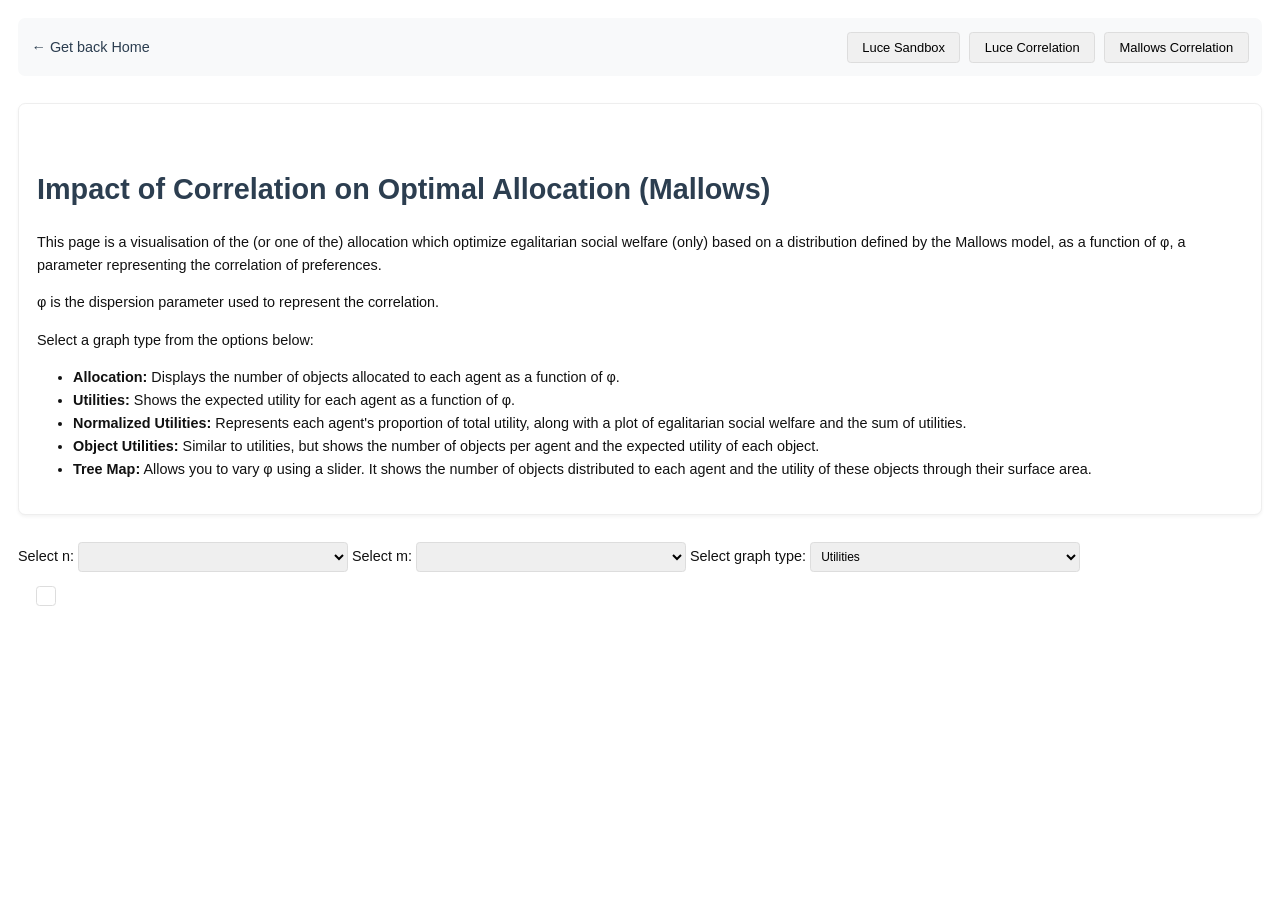
<file: IJCAI25/mallows_correlation.html>
<!DOCTYPE html>
<html lang="en">
<head>
    <meta charset="UTF-8">
    <meta name="viewport" content="width=device-width, initial-scale=1.0">
    <title>Mallows Correlation</title>
    <link rel="stylesheet" href="styles.css">
    <link rel="icon" href="../favicon.ico" />
    <script src="https://d3js.org/d3.v7.min.js"></script>
    <style>

        /* Styles spécifiques à la page Mallows Correlation */
        .slider-container {
            margin: 20px 0;
            padding: 15px;
            background-color: #f8f9fa;
            border: 1px solid #eee;
            border-radius: 8px;
        }

        .legend {
            display: inline-block;
            vertical-align: top;
            margin: 15px 0 0 20px;
            padding: 10px;
            background: white;
            border: 1px solid #ddd;
            border-radius: 4px;
        }

        .legend-item {
            margin: 5px 0;
            display: flex;
            align-items: center;
        }

        .legend-color {
            display: inline-block;
            width: 15px;
            height: 15px;
            margin-right: 8px;
            border: 1px solid #ddd;
        }

        .section {
            margin-bottom: 30px;
            padding: 20px;
            background-color: #fff;
            border: 1px solid #eee;
            border-radius: 8px;
            box-shadow: 0 2px 4px rgba(0,0,0,0.05);
        }


    </style>
</head>
<body>

    <div class="nav-bar">
        <a href="../index.html" class="home-link">← Get back Home</a>
        <button onclick="window.location.href='index.html'">Luce Sandbox</button>
        <button onclick="window.location.href='luce_correlation.html'">Luce Correlation</button>
        <button onclick="window.location.href='mallows_correlation.html'" class="active">Mallows Correlation</button>
    </div>

    <div class="section">
        <h1>Impact of Correlation on Optimal Allocation (Mallows)</h1>
        <p>This page is a visualisation of the (or one of the) allocation which optimize egalitarian social welfare (only) based on a distribution defined by the Mallows model, as a function of &phi;, a parameter representing the correlation of preferences.</p>
        <p>&phi; is the dispersion parameter used to represent the correlation.</p>
        <p>Select a graph type from the options below:</p>
        <ul>
            <li><strong>Allocation:</strong> Displays the number of objects allocated to each agent as a function of &phi;.</li>
            <li><strong>Utilities:</strong> Shows the expected utility for each agent as a function of &phi;.</li>
            <li><strong>Normalized Utilities:</strong> Represents each agent's proportion of total utility, along with a plot of egalitarian social welfare and the sum of utilities.</li>
            <li><strong>Object Utilities:</strong> Similar to utilities, but shows the number of objects per agent and the expected utility of each object.</li>
            <li><strong>Tree Map:</strong> Allows you to vary &phi; using a slider. It shows the number of objects distributed to each agent and the utility of these objects through their surface area.</li>
        </ul>
    </div>
    



    <div>
        <label for="n-select">Select n:</label>
        <select id="n-select"></select>

        <label for="m-select">Select m:</label>
        <select id="m-select"></select>

        <label for="type-select">Select graph type:</label>
        <select id="type-select">
            <option value="utilities">Utilities</option>
            <option value="normalized">Normalized Utilities</option>
            <option value="allocation">Allocation</option>
            <option value="object_utilities">Object Utilities</option>
            <option value="tree_map">Tree Map</option>

        </select>


        <div class="slider-container">
            <label for="dispersion-slider">Select Dispersion:</label>
            <input type="range" id="dispersion-slider" min="0" max="0" value="0" step="1">
            <span id="dispersion-value"></span>
        </div>

        <div style="display: flex;">
            <div id="chart"></div>
            <div id="legend" class="legend"></div>
        </div>

    </div>

    <div id="chart"></div>

    <script>


    document.addEventListener("DOMContentLoaded", function() {
        const typeSelect = document.getElementById("type-select");
        const sliderContainer = document.querySelector(".slider-container");

        function toggleSlider() {
            if (typeSelect.value === "tree_map") {
                sliderContainer.style.display = "block";
            } else {
                sliderContainer.style.display = "none";
            }
        }

        toggleSlider();

        typeSelect.addEventListener("change", toggleSlider);
    });


    

        const data = [{"n": 3, "m": 3, "results": [{"dispersion": 0.0, "k": 1000, "allocation": [1, 1, 1], "objects_utilities": [[3.0], [2.0], [1.0]], "social_welfare": 1.0, "utilities": [3.0, 2.0, 1.0]}, {"dispersion": 0.034482758620689655, "k": 1000, "allocation": [1, 1, 1], "objects_utilities": [[3.0], [2.05], [1.066]], "social_welfare": 1.066, "utilities": [3.0, 2.05, 1.066]}, {"dispersion": 0.06896551724137931, "k": 1000, "allocation": [1, 1, 1], "objects_utilities": [[3.0], [2.129], [1.146]], "social_welfare": 1.146, "utilities": [3.0, 2.129, 1.146]}, {"dispersion": 0.10344827586206896, "k": 1000, "allocation": [1, 1, 1], "objects_utilities": [[3.0], [2.184], [1.198]], "social_welfare": 1.198, "utilities": [3.0, 2.184, 1.198]}, {"dispersion": 0.13793103448275862, "k": 1000, "allocation": [1, 1, 1], "objects_utilities": [[3.0], [2.24], [1.262]], "social_welfare": 1.262, "utilities": [3.0, 2.24, 1.262]}, {"dispersion": 0.1724137931034483, "k": 1000, "allocation": [1, 1, 1], "objects_utilities": [[3.0], [2.276], [1.344]], "social_welfare": 1.344, "utilities": [3.0, 2.276, 1.344]}, {"dispersion": 0.20689655172413793, "k": 1000, "allocation": [1, 1, 1], "objects_utilities": [[3.0], [2.319], [1.384]], "social_welfare": 1.384, "utilities": [3.0, 2.319, 1.384]}, {"dispersion": 0.24137931034482757, "k": 1000, "allocation": [1, 1, 1], "objects_utilities": [[3.0], [2.385], [1.431]], "social_welfare": 1.431, "utilities": [3.0, 2.385, 1.431]}, {"dispersion": 0.27586206896551724, "k": 1000, "allocation": [1, 1, 1], "objects_utilities": [[3.0], [2.421], [1.481]], "social_welfare": 1.481, "utilities": [3.0, 2.421, 1.481]}, {"dispersion": 0.3103448275862069, "k": 1000, "allocation": [1, 1, 1], "objects_utilities": [[3.0], [2.432], [1.565]], "social_welfare": 1.565, "utilities": [3.0, 2.432, 1.565]}, {"dispersion": 0.3448275862068966, "k": 1000, "allocation": [1, 1, 1], "objects_utilities": [[3.0], [2.45], [1.574]], "social_welfare": 1.574, "utilities": [3.0, 2.45, 1.574]}, {"dispersion": 0.3793103448275862, "k": 1000, "allocation": [1, 1, 1], "objects_utilities": [[3.0], [2.466], [1.662]], "social_welfare": 1.662, "utilities": [3.0, 2.466, 1.662]}, {"dispersion": 0.41379310344827586, "k": 1000, "allocation": [1, 1, 1], "objects_utilities": [[3.0], [2.51], [1.692]], "social_welfare": 1.692, "utilities": [3.0, 2.51, 1.692]}, {"dispersion": 0.4482758620689655, "k": 1000, "allocation": [1, 1, 1], "objects_utilities": [[3.0], [2.549], [1.758]], "social_welfare": 1.758, "utilities": [3.0, 2.549, 1.758]}, {"dispersion": 0.48275862068965514, "k": 1000, "allocation": [1, 1, 1], "objects_utilities": [[3.0], [2.572], [1.813]], "social_welfare": 1.813, "utilities": [3.0, 2.572, 1.813]}, {"dispersion": 0.5172413793103449, "k": 1000, "allocation": [1, 1, 1], "objects_utilities": [[3.0], [2.579], [1.792]], "social_welfare": 1.792, "utilities": [3.0, 2.579, 1.792]}, {"dispersion": 0.5517241379310345, "k": 1000, "allocation": [1, 1, 1], "objects_utilities": [[3.0], [2.605], [1.801]], "social_welfare": 1.801, "utilities": [3.0, 2.605, 1.801]}, {"dispersion": 0.5862068965517241, "k": 1000, "allocation": [1, 1, 1], "objects_utilities": [[3.0], [2.582], [1.853]], "social_welfare": 1.853, "utilities": [3.0, 2.582, 1.853]}, {"dispersion": 0.6206896551724138, "k": 1000, "allocation": [1, 1, 1], "objects_utilities": [[3.0], [2.614], [1.915]], "social_welfare": 1.915, "utilities": [3.0, 2.614, 1.915]}, {"dispersion": 0.6551724137931034, "k": 1000, "allocation": [1, 1, 1], "objects_utilities": [[3.0], [2.634], [1.875]], "social_welfare": 1.875, "utilities": [3.0, 2.634, 1.875]}, {"dispersion": 0.6896551724137931, "k": 1000, "allocation": [1, 1, 1], "objects_utilities": [[3.0], [2.626], [1.945]], "social_welfare": 1.945, "utilities": [3.0, 2.626, 1.945]}, {"dispersion": 0.7241379310344828, "k": 1000, "allocation": [1, 1, 1], "objects_utilities": [[3.0], [2.653], [1.95]], "social_welfare": 1.95, "utilities": [3.0, 2.653, 1.95]}, {"dispersion": 0.7586206896551724, "k": 1000, "allocation": [1, 1, 1], "objects_utilities": [[3.0], [2.665], [1.911]], "social_welfare": 1.911, "utilities": [3.0, 2.665, 1.911]}, {"dispersion": 0.7931034482758621, "k": 1000, "allocation": [1, 1, 1], "objects_utilities": [[3.0], [2.639], [2.003]], "social_welfare": 2.003, "utilities": [3.0, 2.639, 2.003]}, {"dispersion": 0.8275862068965517, "k": 1000, "allocation": [1, 1, 1], "objects_utilities": [[3.0], [2.645], [1.957]], "social_welfare": 1.957, "utilities": [3.0, 2.645, 1.957]}, {"dispersion": 0.8620689655172413, "k": 1000, "allocation": [1, 1, 1], "objects_utilities": [[3.0], [2.66], [1.982]], "social_welfare": 1.982, "utilities": [3.0, 2.66, 1.982]}, {"dispersion": 0.896551724137931, "k": 1000, "allocation": [1, 1, 1], "objects_utilities": [[3.0], [2.663], [1.989]], "social_welfare": 1.989, "utilities": [3.0, 2.663, 1.989]}, {"dispersion": 0.9310344827586207, "k": 1000, "allocation": [1, 1, 1], "objects_utilities": [[3.0], [2.67], [2.0]], "social_welfare": 2.0, "utilities": [3.0, 2.67, 2.0]}, {"dispersion": 0.9655172413793103, "k": 1000, "allocation": [1, 1, 1], "objects_utilities": [[3.0], [2.685], [2.027]], "social_welfare": 2.027, "utilities": [3.0, 2.685, 2.027]}, {"dispersion": 1.0, "k": 1000, "allocation": [1, 1, 1], "objects_utilities": [[3.0], [2.683], [1.982]], "social_welfare": 1.982, "utilities": [3.0, 2.683, 1.982]}]}, {"n": 3, "m": 8, "results": [{"dispersion": 0.0, "k": 1000, "allocation": [2, 2, 4], "objects_utilities": [[8.0, 7.0], [6.0, 5.0], [4.0, 3.0, 2.0, 1.0]], "social_welfare": 10.0, "utilities": [15.0, 11.0, 10.0]}, {"dispersion": 0.034482758620689655, "k": 1000, "allocation": [2, 2, 4], "objects_utilities": [[8.0, 7.0], [6.066, 5.003], [4.062, 3.006, 2.001, 1.001]], "social_welfare": 10.07, "utilities": [15.0, 11.069, 10.07]}, {"dispersion": 0.06896551724137931, "k": 1000, "allocation": [2, 2, 4], "objects_utilities": [[8.0, 7.0], [6.143, 5.01], [4.144, 3.01, 2.002, 1.0]], "social_welfare": 10.156, "utilities": [15.0, 11.153, 10.156]}, {"dispersion": 0.10344827586206896, "k": 1000, "allocation": [2, 2, 4], "objects_utilities": [[8.0, 7.0], [6.241, 5.034], [4.257, 3.027, 2.002, 1.001]], "social_welfare": 10.287, "utilities": [15.0, 11.275, 10.287]}, {"dispersion": 0.13793103448275862, "k": 1000, "allocation": [2, 2, 4], "objects_utilities": [[8.0, 7.0], [6.33, 5.063], [4.343, 3.065, 2.011, 1.002]], "social_welfare": 10.421, "utilities": [15.0, 11.393, 10.421]}, {"dispersion": 0.1724137931034483, "k": 1000, "allocation": [2, 2, 4], "objects_utilities": [[8.0, 7.0], [6.4, 5.091], [4.437, 3.092, 2.024, 1.003]], "social_welfare": 10.556, "utilities": [15.0, 11.491, 10.556]}, {"dispersion": 0.20689655172413793, "k": 1000, "allocation": [2, 2, 4], "objects_utilities": [[8.0, 7.0], [6.489, 5.127], [4.539, 3.141, 2.039, 1.004]], "social_welfare": 10.723, "utilities": [15.0, 11.616, 10.723]}, {"dispersion": 0.24137931034482757, "k": 1000, "allocation": [2, 2, 4], "objects_utilities": [[8.0, 7.0], [6.58, 5.181], [4.662, 3.185, 2.061, 1.012]], "social_welfare": 10.92, "utilities": [15.0, 11.761, 10.92]}, {"dispersion": 0.27586206896551724, "k": 1000, "allocation": [2, 2, 4], "objects_utilities": [[8.0, 7.0], [6.689, 5.23], [4.787, 3.242, 2.078, 1.013]], "social_welfare": 11.12, "utilities": [15.0, 11.919, 11.12]}, {"dispersion": 0.3103448275862069, "k": 1000, "allocation": [2, 2, 4], "objects_utilities": [[8.0, 7.0], [6.779, 5.297], [4.94, 3.282, 2.089, 1.021]], "social_welfare": 11.332, "utilities": [15.0, 12.076, 11.332]}, {"dispersion": 0.3448275862068966, "k": 1000, "allocation": [2, 2, 4], "objects_utilities": [[8.0, 7.0], [6.89, 5.365], [5.107, 3.391, 2.156, 1.044]], "social_welfare": 11.698, "utilities": [15.0, 12.255, 11.698]}, {"dispersion": 0.3793103448275862, "k": 1000, "allocation": [2, 2, 4], "objects_utilities": [[8.0, 7.0], [6.944, 5.429], [5.246, 3.449, 2.175, 1.057]], "social_welfare": 11.927, "utilities": [15.0, 12.373, 11.927]}, {"dispersion": 0.41379310344827586, "k": 1000, "allocation": [2, 2, 4], "objects_utilities": [[8.0, 7.0], [7.023, 5.524], [5.498, 3.601, 2.262, 1.085]], "social_welfare": 12.446, "utilities": [15.0, 12.547, 12.446]}, {"dispersion": 0.4482758620689655, "k": 1000, "allocation": [2, 2, 4], "objects_utilities": [[8.0, 7.0], [7.092, 5.59], [5.606, 3.681, 2.264, 1.085]], "social_welfare": 12.636, "utilities": [15.0, 12.682, 12.636]}, {"dispersion": 0.48275862068965514, "k": 1000, "allocation": [2, 2, 4], "objects_utilities": [[8.0, 7.0], [7.186, 5.685], [5.757, 3.838, 2.388, 1.145]], "social_welfare": 12.871, "utilities": [15.0, 12.871, 13.128]}, {"dispersion": 0.5172413793103449, "k": 1000, "allocation": [2, 2, 4], "objects_utilities": [[8.0, 7.0], [7.26, 5.759], [5.898, 3.93, 2.432, 1.172]], "social_welfare": 13.019, "utilities": [15.0, 13.019, 13.432]}, {"dispersion": 0.5517241379310345, "k": 1000, "allocation": [2, 2, 4], "objects_utilities": [[8.0, 7.0], [7.336, 5.891], [6.086, 4.146, 2.543, 1.237]], "social_welfare": 13.227, "utilities": [15.0, 13.227, 14.012]}, {"dispersion": 0.5862068965517241, "k": 1000, "allocation": [2, 2, 4], "objects_utilities": [[8.0, 7.0], [7.385, 5.918], [6.309, 4.282, 2.668, 1.265]], "social_welfare": 13.303, "utilities": [15.0, 13.303, 14.524]}, {"dispersion": 0.6206896551724138, "k": 1000, "allocation": [2, 2, 4], "objects_utilities": [[8.0, 7.0], [7.438, 6.036], [6.439, 4.444, 2.788, 1.321]], "social_welfare": 13.474, "utilities": [15.0, 13.474, 14.992]}, {"dispersion": 0.6551724137931034, "k": 1000, "allocation": [2, 2, 4], "objects_utilities": [[8.0, 7.0], [7.504, 6.099], [6.574, 4.607, 2.873, 1.38]], "social_welfare": 13.603, "utilities": [15.0, 13.603, 15.434]}, {"dispersion": 0.6896551724137931, "k": 1000, "allocation": [2, 2, 4], "objects_utilities": [[8.0, 7.0], [7.544, 6.155], [6.654, 4.725, 2.986, 1.447]], "social_welfare": 13.699, "utilities": [15.0, 13.699, 15.812]}, {"dispersion": 0.7241379310344828, "k": 1000, "allocation": [2, 2, 4], "objects_utilities": [[8.0, 7.0], [7.593, 6.217], [6.84, 4.907, 3.162, 1.544]], "social_welfare": 13.81, "utilities": [15.0, 13.81, 16.453]}, {"dispersion": 0.7586206896551724, "k": 1000, "allocation": [2, 2, 4], "objects_utilities": [[8.0, 7.0], [7.617, 6.259], [6.919, 5.017, 3.266, 1.568]], "social_welfare": 13.876, "utilities": [15.0, 13.876, 16.77]}, {"dispersion": 0.7931034482758621, "k": 1000, "allocation": [2, 2, 4], "objects_utilities": [[8.0, 7.0], [7.623, 6.269], [7.029, 5.127, 3.318, 1.573]], "social_welfare": 13.892, "utilities": [15.0, 13.892, 17.047]}, {"dispersion": 0.8275862068965517, "k": 1000, "allocation": [2, 2, 4], "objects_utilities": [[8.0, 7.0], [7.675, 6.333], [7.031, 5.146, 3.322, 1.613]], "social_welfare": 14.008, "utilities": [15.0, 14.008, 17.112]}, {"dispersion": 0.8620689655172413, "k": 1000, "allocation": [2, 2, 4], "objects_utilities": [[8.0, 7.0], [7.684, 6.368], [7.117, 5.26, 3.452, 1.675]], "social_welfare": 14.052, "utilities": [15.0, 14.052, 17.504]}, {"dispersion": 0.896551724137931, "k": 1000, "allocation": [2, 2, 4], "objects_utilities": [[8.0, 7.0], [7.656, 6.409], [7.115, 5.322, 3.529, 1.76]], "social_welfare": 14.065, "utilities": [15.0, 14.065, 17.726]}, {"dispersion": 0.9310344827586207, "k": 1000, "allocation": [2, 2, 4], "objects_utilities": [[8.0, 7.0], [7.725, 6.412], [7.229, 5.407, 3.577, 1.768]], "social_welfare": 14.137, "utilities": [15.0, 14.137, 17.981]}, {"dispersion": 0.9655172413793103, "k": 1000, "allocation": [2, 2, 4], "objects_utilities": [[8.0, 7.0], [7.732, 6.447], [7.203, 5.382, 3.637, 1.818]], "social_welfare": 14.179, "utilities": [15.0, 14.179, 18.04]}, {"dispersion": 1.0, "k": 1000, "allocation": [2, 2, 4], "objects_utilities": [[8.0, 7.0], [7.708, 6.423], [7.228, 5.394, 3.596, 1.795]], "social_welfare": 14.131, "utilities": [15.0, 14.131, 18.013]}]}, {"n": 3, "m": 13, "results": [{"dispersion": 0.0, "k": 1000, "allocation": [3, 3, 7], "objects_utilities": [[13.0, 12.0, 11.0], [10.0, 9.0, 8.0], [7.0, 6.0, 5.0, 4.0, 3.0, 2.0, 1.0]], "social_welfare": 27.0, "utilities": [36.0, 27.0, 28.0]}, {"dispersion": 0.034482758620689655, "k": 1000, "allocation": [3, 3, 7], "objects_utilities": [[13.0, 12.0, 11.0], [10.076, 9.002, 8.0], [7.071, 6.004, 5.0, 4.0, 3.0, 2.0, 1.0]], "social_welfare": 27.078, "utilities": [36.0, 27.078, 28.075]}, {"dispersion": 0.06896551724137931, "k": 1000, "allocation": [3, 3, 7], "objects_utilities": [[13.0, 12.0, 11.0], [10.14, 9.021, 8.002], [7.131, 6.012, 5.0, 4.0, 3.0, 2.0, 1.0]], "social_welfare": 27.163, "utilities": [36.0, 27.163, 28.143]}, {"dispersion": 0.10344827586206896, "k": 1000, "allocation": [3, 3, 7], "objects_utilities": [[13.0, 12.0, 11.0], [10.233, 9.035, 8.003], [7.249, 6.029, 5.001, 4.0, 3.0, 2.0, 1.0]], "social_welfare": 27.271, "utilities": [36.0, 27.271, 28.279]}, {"dispersion": 0.13793103448275862, "k": 1000, "allocation": [3, 3, 7], "objects_utilities": [[13.0, 12.0, 11.0], [10.332, 9.066, 8.01], [7.348, 6.065, 5.009, 4.0, 3.0, 2.0, 1.0]], "social_welfare": 27.408, "utilities": [36.0, 27.408, 28.422]}, {"dispersion": 0.1724137931034483, "k": 1000, "allocation": [3, 3, 7], "objects_utilities": [[13.0, 12.0, 11.0], [10.414, 9.1, 8.025], [7.496, 6.101, 5.024, 4.004, 3.001, 2.0, 1.0]], "social_welfare": 27.539, "utilities": [36.0, 27.539, 28.626]}, {"dispersion": 0.20689655172413793, "k": 1000, "allocation": [3, 3, 7], "objects_utilities": [[13.0, 12.0, 11.0], [10.585, 9.139, 8.026], [7.533, 6.131, 5.033, 4.007, 3.003, 2.002, 1.0]], "social_welfare": 27.75, "utilities": [36.0, 27.75, 28.709]}, {"dispersion": 0.24137931034482757, "k": 1000, "allocation": [3, 3, 7], "objects_utilities": [[13.0, 12.0, 11.0], [10.639, 9.186, 8.052], [7.7, 6.182, 5.055, 4.021, 3.007, 2.002, 1.0]], "social_welfare": 27.877, "utilities": [36.0, 27.877, 28.967]}, {"dispersion": 0.27586206896551724, "k": 1000, "allocation": [3, 3, 7], "objects_utilities": [[13.0, 12.0, 11.0], [10.803, 9.263, 8.086], [7.853, 6.265, 5.085, 4.028, 3.008, 2.002, 1.001]], "social_welfare": 28.152, "utilities": [36.0, 28.152, 29.242]}, {"dispersion": 0.3103448275862069, "k": 1000, "allocation": [3, 3, 7], "objects_utilities": [[13.0, 12.0, 11.0], [10.946, 9.349, 8.136], [8.07, 6.351, 5.14, 4.054, 3.021, 2.009, 1.003]], "social_welfare": 28.431, "utilities": [36.0, 28.431, 29.648]}, {"dispersion": 0.3448275862068966, "k": 1000, "allocation": [3, 3, 7], "objects_utilities": [[13.0, 12.0, 11.0], [11.097, 9.409, 8.181], [8.178, 6.401, 5.159, 4.055, 3.027, 2.013, 1.001]], "social_welfare": 28.687, "utilities": [36.0, 28.687, 29.834]}, {"dispersion": 0.3793103448275862, "k": 1000, "allocation": [3, 3, 7], "objects_utilities": [[13.0, 12.0, 11.0], [11.201, 9.5, 8.223], [8.363, 6.53, 5.208, 4.082, 3.031, 2.016, 1.007]], "social_welfare": 28.924, "utilities": [36.0, 28.924, 30.237]}, {"dispersion": 0.41379310344827586, "k": 1000, "allocation": [3, 3, 7], "objects_utilities": [[13.0, 12.0, 11.0], [11.325, 9.606, 8.295], [8.645, 6.692, 5.34, 4.151, 3.065, 2.02, 1.005]], "social_welfare": 29.226, "utilities": [36.0, 29.226, 30.918]}, {"dispersion": 0.4482758620689655, "k": 1000, "allocation": [3, 3, 7], "objects_utilities": [[13.0, 12.0, 11.0], [11.475, 9.75, 8.395], [8.844, 6.792, 5.374, 4.186, 3.1, 2.043, 1.013]], "social_welfare": 29.62, "utilities": [36.0, 29.62, 31.352]}, {"dispersion": 0.48275862068965514, "k": 1000, "allocation": [3, 3, 7], "objects_utilities": [[13.0, 12.0, 11.0], [11.58, 9.858, 8.466], [9.046, 6.96, 5.492, 4.255, 3.131, 2.063, 1.026]], "social_welfare": 29.904, "utilities": [36.0, 29.904, 31.973]}, {"dispersion": 0.5172413793103449, "k": 1000, "allocation": [3, 3, 7], "objects_utilities": [[13.0, 12.0, 11.0], [11.764, 10.0, 8.571], [9.461, 7.235, 5.678, 4.365, 3.184, 2.086, 1.037]], "social_welfare": 30.335, "utilities": [36.0, 30.335, 33.046]}, {"dispersion": 0.5517241379310345, "k": 1000, "allocation": [3, 3, 7], "objects_utilities": [[13.0, 12.0, 11.0], [11.825, 10.148, 8.706], [9.703, 7.399, 5.771, 4.485, 3.255, 2.115, 1.044]], "social_welfare": 30.679, "utilities": [36.0, 30.679, 33.772]}, {"dispersion": 0.5862068965517241, "k": 1000, "allocation": [3, 3, 7], "objects_utilities": [[13.0, 12.0, 11.0], [11.955, 10.282, 8.827], [10.108, 7.802, 6.09, 4.675, 3.397, 2.187, 1.085]], "social_welfare": 31.064, "utilities": [36.0, 31.064, 35.344]}, {"dispersion": 0.6206896551724138, "k": 1000, "allocation": [3, 3, 7], "objects_utilities": [[13.0, 12.0, 11.0], [12.091, 10.486, 9.044], [10.424, 8.01, 6.24, 4.755, 3.454, 2.248, 1.109]], "social_welfare": 31.621, "utilities": [36.0, 31.621, 36.24]}, {"dispersion": 0.6551724137931034, "k": 1000, "allocation": [3, 3, 7], "objects_utilities": [[13.0, 12.0, 11.0], [12.149, 10.545, 9.128], [10.653, 8.335, 6.552, 4.988, 3.592, 2.343, 1.14]], "social_welfare": 31.822, "utilities": [36.0, 31.822, 37.603]}, {"dispersion": 0.6896551724137931, "k": 1000, "allocation": [3, 3, 7], "objects_utilities": [[13.0, 12.0, 11.0], [12.305, 10.732, 9.316], [10.942, 8.604, 6.734, 5.119, 3.709, 2.414, 1.19]], "social_welfare": 32.353, "utilities": [36.0, 32.353, 38.712]}, {"dispersion": 0.7241379310344828, "k": 1000, "allocation": [3, 4, 6], "objects_utilities": [[13.0, 12.0, 11.0], [12.405, 10.871, 9.465, 8.112], [10.685, 8.137, 6.084, 4.318, 2.745, 1.376]], "social_welfare": 33.345, "utilities": [36.0, 40.853, 33.345]}, {"dispersion": 0.7586206896551724, "k": 1000, "allocation": [3, 4, 6], "objects_utilities": [[13.0, 12.0, 11.0], [12.461, 11.044, 9.648, 8.322], [11.027, 8.518, 6.448, 4.62, 2.954, 1.425]], "social_welfare": 34.992, "utilities": [36.0, 41.475, 34.992]}, {"dispersion": 0.7931034482758621, "k": 1000, "allocation": [3, 4, 6], "objects_utilities": [[13.0, 12.0, 11.0], [12.558, 11.151, 9.774, 8.436], [11.324, 8.955, 6.833, 4.88, 3.141, 1.557]], "social_welfare": 36.0, "utilities": [36.0, 41.919, 36.69]}, {"dispersion": 0.8275862068965517, "k": 1000, "allocation": [3, 4, 6], "objects_utilities": [[13.0, 12.0, 11.0], [12.613, 11.228, 9.875, 8.563], [11.493, 9.215, 7.094, 5.196, 3.305, 1.612]], "social_welfare": 36.0, "utilities": [36.0, 42.279, 37.915]}, {"dispersion": 0.8620689655172413, "k": 1000, "allocation": [3, 4, 6], "objects_utilities": [[13.0, 12.0, 11.0], [12.644, 11.3, 9.985, 8.68], [11.729, 9.518, 7.49, 5.517, 3.583, 1.72]], "social_welfare": 36.0, "utilities": [36.0, 42.609, 39.557]}, {"dispersion": 0.896551724137931, "k": 1000, "allocation": [3, 4, 6], "objects_utilities": [[13.0, 12.0, 11.0], [12.665, 11.382, 10.072, 8.789], [11.852, 9.752, 7.665, 5.587, 3.632, 1.751]], "social_welfare": 36.0, "utilities": [36.0, 42.908, 40.239]}, {"dispersion": 0.9310344827586207, "k": 1000, "allocation": [3, 4, 6], "objects_utilities": [[13.0, 12.0, 11.0], [12.697, 11.401, 10.122, 8.812], [11.871, 9.883, 7.84, 5.82, 3.895, 1.915]], "social_welfare": 36.0, "utilities": [36.0, 43.032, 41.224]}, {"dispersion": 0.9655172413793103, "k": 1000, "allocation": [3, 4, 6], "objects_utilities": [[13.0, 12.0, 11.0], [12.763, 11.488, 10.197, 8.938], [11.973, 10.026, 8.096, 6.048, 4.018, 2.069]], "social_welfare": 36.0, "utilities": [36.0, 43.386, 42.23]}, {"dispersion": 1.0, "k": 1000, "allocation": [3, 4, 6], "objects_utilities": [[13.0, 12.0, 11.0], [12.705, 11.47, 10.183, 8.928], [12.072, 10.088, 8.065, 6.081, 4.05, 2.069]], "social_welfare": 36.0, "utilities": [36.0, 43.286, 42.425]}]}, {"n": 3, "m": 18, "results": [{"dispersion": 0.0, "k": 1000, "allocation": [3, 4, 11], "objects_utilities": [[18.0, 17.0, 16.0], [15.0, 14.0, 13.0, 12.0], [11.0, 10.0, 9.0, 8.0, 7.0, 6.0, 5.0, 4.0, 3.0, 2.0, 1.0]], "social_welfare": 51.0, "utilities": [51.0, 54.0, 66.0]}, {"dispersion": 0.034482758620689655, "k": 1000, "allocation": [3, 4, 11], "objects_utilities": [[18.0, 17.0, 16.0], [15.064, 14.005, 13.0, 12.0], [11.059, 10.003, 9.0, 8.0, 7.0, 6.0, 5.0, 4.0, 3.0, 2.0, 1.0]], "social_welfare": 51.0, "utilities": [51.0, 54.069, 66.062]}, {"dispersion": 0.06896551724137931, "k": 1000, "allocation": [3, 4, 11], "objects_utilities": [[18.0, 17.0, 16.0], [15.176, 14.009, 13.0, 12.0], [11.144, 10.016, 9.0, 8.0, 7.0, 6.0, 5.0, 4.0, 3.0, 2.0, 1.0]], "social_welfare": 51.0, "utilities": [51.0, 54.185, 66.16]}, {"dispersion": 0.10344827586206896, "k": 1000, "allocation": [3, 4, 11], "objects_utilities": [[18.0, 17.0, 16.0], [15.244, 14.034, 13.004, 12.001], [11.249, 10.031, 9.002, 8.0, 7.0, 6.0, 5.0, 4.0, 3.0, 2.0, 1.0]], "social_welfare": 51.0, "utilities": [51.0, 54.283, 66.282]}, {"dispersion": 0.13793103448275862, "k": 1000, "allocation": [3, 4, 11], "objects_utilities": [[18.0, 17.0, 16.0], [15.321, 14.07, 13.012, 12.001], [11.353, 10.057, 9.014, 8.002, 7.0, 6.0, 5.0, 4.0, 3.0, 2.0, 1.0]], "social_welfare": 51.0, "utilities": [51.0, 54.404, 66.426]}, {"dispersion": 0.1724137931034483, "k": 1000, "allocation": [3, 4, 11], "objects_utilities": [[18.0, 17.0, 16.0], [15.413, 14.09, 13.028, 12.002], [11.459, 10.104, 9.016, 8.002, 7.0, 6.0, 5.0, 4.0, 3.0, 2.0, 1.0]], "social_welfare": 51.0, "utilities": [51.0, 54.533, 66.581]}, {"dispersion": 0.20689655172413793, "k": 1000, "allocation": [3, 4, 11], "objects_utilities": [[18.0, 17.0, 16.0], [15.538, 14.133, 13.033, 12.016], [11.596, 10.135, 9.04, 8.006, 7.001, 6.0, 5.0, 4.0, 3.0, 2.0, 1.0]], "social_welfare": 51.0, "utilities": [51.0, 54.72, 66.778]}, {"dispersion": 0.24137931034482757, "k": 1000, "allocation": [3, 4, 11], "objects_utilities": [[18.0, 17.0, 16.0], [15.686, 14.171, 13.054, 12.019], [11.752, 10.204, 9.065, 8.015, 7.008, 6.001, 5.0, 4.0, 3.0, 2.0, 1.0]], "social_welfare": 51.0, "utilities": [51.0, 54.93, 67.045]}, {"dispersion": 0.27586206896551724, "k": 1000, "allocation": [4, 4, 10], "objects_utilities": [[18.0, 17.0, 16.0, 15.0], [14.892, 13.257, 12.095, 11.026], [10.927, 9.275, 8.1, 7.033, 6.012, 5.004, 4.001, 3.001, 2.0, 1.0]], "social_welfare": 51.27, "utilities": [66.0, 51.27, 56.353]}, {"dispersion": 0.3103448275862069, "k": 1000, "allocation": [4, 4, 10], "objects_utilities": [[18.0, 17.0, 16.0, 15.0], [15.036, 13.362, 12.134, 11.055], [11.026, 9.339, 8.121, 7.04, 6.014, 5.002, 4.001, 3.0, 2.0, 1.0]], "social_welfare": 51.587, "utilities": [66.0, 51.587, 56.543]}, {"dispersion": 0.3448275862068966, "k": 1000, "allocation": [4, 4, 10], "objects_utilities": [[18.0, 17.0, 16.0, 15.0], [15.18, 13.45, 12.164, 11.062], [11.255, 9.477, 8.199, 7.085, 6.036, 5.014, 4.004, 3.003, 2.002, 1.0]], "social_welfare": 51.856, "utilities": [66.0, 51.856, 57.075]}, {"dispersion": 0.3793103448275862, "k": 1000, "allocation": [4, 4, 10], "objects_utilities": [[18.0, 17.0, 16.0, 15.0], [15.321, 13.573, 12.26, 11.115], [11.422, 9.575, 8.262, 7.116, 6.038, 5.022, 4.006, 3.003, 2.001, 1.001]], "social_welfare": 52.269, "utilities": [66.0, 52.269, 57.446]}, {"dispersion": 0.41379310344827586, "k": 1000, "allocation": [4, 4, 10], "objects_utilities": [[18.0, 17.0, 16.0, 15.0], [15.603, 13.658, 12.292, 11.139], [11.605, 9.691, 8.332, 7.153, 6.069, 5.031, 4.01, 3.003, 2.001, 1.0]], "social_welfare": 52.692, "utilities": [66.0, 52.692, 57.895]}, {"dispersion": 0.4482758620689655, "k": 1000, "allocation": [4, 4, 10], "objects_utilities": [[18.0, 17.0, 16.0, 15.0], [15.691, 13.87, 12.423, 11.201], [11.935, 9.86, 8.426, 7.209, 6.121, 5.063, 4.029, 3.015, 2.006, 1.002]], "social_welfare": 53.185, "utilities": [66.0, 53.185, 58.666]}, {"dispersion": 0.48275862068965514, "k": 1000, "allocation": [4, 4, 10], "objects_utilities": [[18.0, 17.0, 16.0, 15.0], [15.922, 13.939, 12.504, 11.283], [12.239, 10.045, 8.546, 7.292, 6.155, 5.081, 4.043, 3.025, 2.009, 1.002]], "social_welfare": 53.648, "utilities": [66.0, 53.648, 59.437]}, {"dispersion": 0.5172413793103449, "k": 1000, "allocation": [4, 4, 10], "objects_utilities": [[18.0, 17.0, 16.0, 15.0], [16.165, 14.23, 12.717, 11.405], [12.631, 10.312, 8.692, 7.376, 6.213, 5.119, 4.071, 3.036, 2.012, 1.004]], "social_welfare": 54.517, "utilities": [66.0, 54.517, 60.466]}, {"dispersion": 0.5517241379310345, "k": 1000, "allocation": [4, 4, 10], "objects_utilities": [[18.0, 17.0, 16.0, 15.0], [16.281, 14.393, 12.864, 11.5], [13.023, 10.521, 8.857, 7.531, 6.326, 5.196, 4.106, 3.057, 2.029, 1.016]], "social_welfare": 55.038, "utilities": [66.0, 55.038, 61.662]}, {"dispersion": 0.5862068965517241, "k": 1000, "allocation": [4, 4, 10], "objects_utilities": [[18.0, 17.0, 16.0, 15.0], [16.513, 14.577, 13.019, 11.636], [13.516, 10.875, 9.128, 7.698, 6.421, 5.245, 4.156, 3.096, 2.055, 1.023]], "social_welfare": 55.745, "utilities": [66.0, 55.745, 63.213]}, {"dispersion": 0.6206896551724138, "k": 1000, "allocation": [4, 4, 10], "objects_utilities": [[18.0, 17.0, 16.0, 15.0], [16.717, 14.831, 13.228, 11.806], [13.812, 11.25, 9.403, 7.925, 6.599, 5.382, 4.243, 3.158, 2.087, 1.037]], "social_welfare": 56.582, "utilities": [66.0, 56.582, 64.896]}, {"dispersion": 0.6551724137931034, "k": 1000, "allocation": [4, 5, 9], "objects_utilities": [[18.0, 17.0, 16.0, 15.0], [16.823, 14.982, 13.383, 11.982, 10.711], [13.628, 10.751, 8.8, 7.169, 5.747, 4.504, 3.316, 2.175, 1.087]], "social_welfare": 57.177, "utilities": [66.0, 67.881, 57.177]}, {"dispersion": 0.6896551724137931, "k": 1000, "allocation": [4, 5, 9], "objects_utilities": [[18.0, 17.0, 16.0, 15.0], [17.028, 15.21, 13.618, 12.225, 10.898], [14.274, 11.284, 9.199, 7.496, 6.038, 4.71, 3.462, 2.26, 1.111]], "social_welfare": 59.834, "utilities": [66.0, 68.979, 59.834]}, {"dispersion": 0.7241379310344828, "k": 1000, "allocation": [4, 5, 9], "objects_utilities": [[18.0, 17.0, 16.0, 15.0], [17.142, 15.477, 13.954, 12.494, 11.156], [14.821, 11.915, 9.799, 7.925, 6.347, 4.922, 3.598, 2.355, 1.175]], "social_welfare": 62.857, "utilities": [66.0, 70.223, 62.857]}, {"dispersion": 0.7586206896551724, "k": 1000, "allocation": [4, 5, 9], "objects_utilities": [[18.0, 17.0, 16.0, 15.0], [17.363, 15.752, 14.26, 12.859, 11.481], [15.357, 12.558, 10.283, 8.369, 6.735, 5.176, 3.792, 2.483, 1.236]], "social_welfare": 65.989, "utilities": [66.0, 71.715, 65.989]}, {"dispersion": 0.7931034482758621, "k": 1000, "allocation": [4, 5, 9], "objects_utilities": [[18.0, 17.0, 16.0, 15.0], [17.402, 15.853, 14.407, 13.004, 11.655], [15.795, 13.155, 10.944, 9.01, 7.229, 5.603, 4.039, 2.633, 1.304]], "social_welfare": 66.0, "utilities": [66.0, 72.321, 69.712]}, {"dispersion": 0.8275862068965517, "k": 1000, "allocation": [4, 5, 9], "objects_utilities": [[18.0, 17.0, 16.0, 15.0], [17.504, 16.019, 14.634, 13.282, 11.955], [16.301, 13.85, 11.589, 9.688, 7.794, 6.08, 4.45, 2.918, 1.401]], "social_welfare": 66.0, "utilities": [66.0, 73.394, 74.071]}, {"dispersion": 0.8620689655172413, "k": 1000, "allocation": [5, 5, 8], "objects_utilities": [[18.0, 17.0, 16.0, 15.0, 14.0], [17.447, 15.9, 14.412, 12.962, 11.558], [16.147, 13.536, 11.314, 9.076, 7.082, 5.185, 3.406, 1.625]], "social_welfare": 67.371, "utilities": [80.0, 72.279, 67.371]}, {"dispersion": 0.896551724137931, "k": 1000, "allocation": [5, 5, 8], "objects_utilities": [[18.0, 17.0, 16.0, 15.0, 14.0], [17.548, 16.085, 14.648, 13.234, 11.843], [16.386, 14.053, 11.767, 9.678, 7.568, 5.565, 3.629, 1.805]], "social_welfare": 70.451, "utilities": [80.0, 73.358, 70.451]}, {"dispersion": 0.9310344827586207, "k": 1000, "allocation": [5, 5, 8], "objects_utilities": [[18.0, 17.0, 16.0, 15.0, 14.0], [17.593, 16.203, 14.816, 13.458, 12.106], [16.702, 14.439, 12.351, 10.156, 8.023, 5.96, 4.015, 1.954]], "social_welfare": 73.6, "utilities": [80.0, 74.176, 73.6]}, {"dispersion": 0.9655172413793103, "k": 1000, "allocation": [5, 5, 8], "objects_utilities": [[18.0, 17.0, 16.0, 15.0, 14.0], [17.671, 16.301, 14.926, 13.563, 12.164], [16.928, 14.755, 12.653, 10.506, 8.385, 6.29, 4.16, 2.109]], "social_welfare": 74.625, "utilities": [80.0, 74.625, 75.786]}, {"dispersion": 1.0, "k": 1000, "allocation": [5, 5, 8], "objects_utilities": [[18.0, 17.0, 16.0, 15.0, 14.0], [17.648, 16.306, 14.951, 13.603, 12.241], [16.926, 14.853, 12.723, 10.586, 8.427, 6.268, 4.151, 2.087]], "social_welfare": 74.749, "utilities": [80.0, 74.749, 76.021]}]}, {"n": 3, "m": 23, "results": [{"dispersion": 0.0, "k": 1000, "allocation": [4, 6, 13], "objects_utilities": [[23.0, 22.0, 21.0, 20.0], [19.0, 18.0, 17.0, 16.0, 15.0, 14.0], [13.0, 12.0, 11.0, 10.0, 9.0, 8.0, 7.0, 6.0, 5.0, 4.0, 3.0, 2.0, 1.0]], "social_welfare": 86.0, "utilities": [86.0, 99.0, 91.0]}, {"dispersion": 0.034482758620689655, "k": 1000, "allocation": [4, 6, 13], "objects_utilities": [[23.0, 22.0, 21.0, 20.0], [19.086, 18.003, 17.0, 16.0, 15.0, 14.0], [13.067, 12.003, 11.0, 10.0, 9.0, 8.0, 7.0, 6.0, 5.0, 4.0, 3.0, 2.0, 1.0]], "social_welfare": 86.0, "utilities": [86.0, 99.089, 91.07]}, {"dispersion": 0.06896551724137931, "k": 1000, "allocation": [4, 6, 13], "objects_utilities": [[23.0, 22.0, 21.0, 20.0], [19.147, 18.012, 17.001, 16.0, 15.0, 14.0], [13.166, 12.016, 11.001, 10.0, 9.0, 8.0, 7.0, 6.0, 5.0, 4.0, 3.0, 2.0, 1.0]], "social_welfare": 86.0, "utilities": [86.0, 99.16, 91.183]}, {"dispersion": 0.10344827586206896, "k": 1000, "allocation": [4, 6, 13], "objects_utilities": [[23.0, 22.0, 21.0, 20.0], [19.245, 18.035, 17.004, 16.0, 15.0, 14.0], [13.241, 12.03, 11.004, 10.001, 9.001, 8.0, 7.0, 6.0, 5.0, 4.0, 3.0, 2.0, 1.0]], "social_welfare": 86.0, "utilities": [86.0, 99.284, 91.277]}, {"dispersion": 0.13793103448275862, "k": 1000, "allocation": [4, 6, 13], "objects_utilities": [[23.0, 22.0, 21.0, 20.0], [19.329, 18.05, 17.01, 16.001, 15.0, 14.0], [13.358, 12.054, 11.009, 10.003, 9.001, 8.0, 7.0, 6.0, 5.0, 4.0, 3.0, 2.0, 1.0]], "social_welfare": 86.0, "utilities": [86.0, 99.39, 91.425]}, {"dispersion": 0.1724137931034483, "k": 1000, "allocation": [4, 6, 13], "objects_utilities": [[23.0, 22.0, 21.0, 20.0], [19.436, 18.075, 17.022, 16.004, 15.001, 14.001], [13.45, 12.085, 11.011, 10.002, 9.001, 8.0, 7.0, 6.0, 5.0, 4.0, 3.0, 2.0, 1.0]], "social_welfare": 86.0, "utilities": [86.0, 99.539, 91.549]}, {"dispersion": 0.20689655172413793, "k": 1000, "allocation": [4, 6, 13], "objects_utilities": [[23.0, 22.0, 21.0, 20.0], [19.575, 18.153, 17.033, 16.013, 15.002, 14.001], [13.628, 12.15, 11.043, 10.01, 9.004, 8.001, 7.001, 6.001, 5.0, 4.0, 3.0, 2.0, 1.0]], "social_welfare": 86.0, "utilities": [86.0, 99.777, 91.838]}, {"dispersion": 0.24137931034482757, "k": 1000, "allocation": [4, 5, 14], "objects_utilities": [[23.0, 22.0, 21.0, 20.0], [19.757, 18.216, 17.072, 16.023, 15.006], [14.769, 13.212, 12.059, 11.016, 10.006, 9.004, 8.0, 7.0, 6.0, 5.0, 4.0, 3.0, 2.0, 1.0]], "social_welfare": 86.0, "utilities": [86.0, 86.074, 106.066]}, {"dispersion": 0.27586206896551724, "k": 1000, "allocation": [4, 5, 14], "objects_utilities": [[23.0, 22.0, 21.0, 20.0], [19.861, 18.283, 17.093, 16.031, 15.01], [14.91, 13.281, 12.08, 11.024, 10.01, 9.005, 8.001, 7.001, 6.001, 5.001, 4.001, 3.001, 2.001, 1.001]], "social_welfare": 86.0, "utilities": [86.0, 86.278, 106.318]}, {"dispersion": 0.3103448275862069, "k": 1000, "allocation": [4, 5, 14], "objects_utilities": [[23.0, 22.0, 21.0, 20.0], [20.007, 18.337, 17.125, 16.048, 15.012], [15.05, 13.326, 12.119, 11.057, 10.02, 9.007, 8.003, 7.0, 6.0, 5.0, 4.0, 3.0, 2.0, 1.0]], "social_welfare": 86.0, "utilities": [86.0, 86.529, 106.582]}, {"dispersion": 0.3448275862068966, "k": 1000, "allocation": [4, 5, 14], "objects_utilities": [[23.0, 22.0, 21.0, 20.0], [20.209, 18.496, 17.202, 16.075, 15.028], [15.347, 13.484, 12.192, 11.076, 10.037, 9.018, 8.008, 7.001, 6.0, 5.0, 4.0, 3.0, 2.0, 1.0]], "social_welfare": 86.0, "utilities": [86.0, 87.01, 107.163]}, {"dispersion": 0.3793103448275862, "k": 1000, "allocation": [4, 5, 14], "objects_utilities": [[23.0, 22.0, 21.0, 20.0], [20.322, 18.537, 17.229, 16.109, 15.051], [15.467, 13.533, 12.218, 11.093, 10.037, 9.018, 8.008, 7.004, 6.001, 5.0, 4.0, 3.0, 2.0, 1.0]], "social_welfare": 86.0, "utilities": [86.0, 87.248, 107.379]}, {"dispersion": 0.41379310344827586, "k": 1000, "allocation": [4, 5, 14], "objects_utilities": [[23.0, 22.0, 21.0, 20.0], [20.498, 18.648, 17.296, 16.146, 15.065], [15.68, 13.68, 12.324, 11.153, 10.072, 9.033, 8.014, 7.005, 6.003, 5.003, 4.001, 3.001, 2.0, 1.0]], "social_welfare": 86.0, "utilities": [86.0, 87.653, 107.969]}, {"dispersion": 0.4482758620689655, "k": 1000, "allocation": [4, 5, 14], "objects_utilities": [[23.0, 22.0, 21.0, 20.0], [20.747, 18.844, 17.415, 16.217, 15.114], [16.013, 13.894, 12.431, 11.209, 10.116, 9.064, 8.037, 7.022, 6.013, 5.009, 4.004, 3.0, 2.0, 1.0]], "social_welfare": 86.0, "utilities": [86.0, 88.337, 108.812]}, {"dispersion": 0.48275862068965514, "k": 1000, "allocation": [4, 5, 14], "objects_utilities": [[23.0, 22.0, 21.0, 20.0], [20.837, 18.98, 17.504, 16.273, 15.149], [16.377, 14.091, 12.587, 11.322, 10.161, 9.088, 8.046, 7.03, 6.011, 5.008, 4.003, 3.001, 2.0, 1.0]], "social_welfare": 86.0, "utilities": [86.0, 88.743, 109.725]}, {"dispersion": 0.5172413793103449, "k": 1000, "allocation": [4, 5, 14], "objects_utilities": [[23.0, 22.0, 21.0, 20.0], [21.132, 19.171, 17.666, 16.385, 15.215], [16.75, 14.382, 12.743, 11.428, 10.237, 9.123, 8.059, 7.034, 6.017, 5.011, 4.006, 3.003, 2.001, 1.0]], "social_welfare": 86.0, "utilities": [86.0, 89.569, 110.794]}, {"dispersion": 0.5517241379310345, "k": 1000, "allocation": [4, 5, 14], "objects_utilities": [[23.0, 22.0, 21.0, 20.0], [21.247, 19.357, 17.807, 16.486, 15.306], [17.156, 14.53, 12.841, 11.525, 10.323, 9.209, 8.121, 7.066, 6.034, 5.021, 4.009, 3.008, 2.006, 1.004]], "social_welfare": 86.0, "utilities": [86.0, 90.203, 111.853]}, {"dispersion": 0.5862068965517241, "k": 1000, "allocation": [5, 6, 12], "objects_utilities": [[23.0, 22.0, 21.0, 20.0, 19.0], [20.882, 18.759, 17.1, 15.696, 14.443, 13.251], [15.806, 13.055, 11.212, 9.742, 8.453, 7.296, 6.192, 5.128, 4.079, 3.037, 2.019, 1.011]], "social_welfare": 87.03, "utilities": [105.0, 100.131, 87.03]}, {"dispersion": 0.6206896551724138, "k": 1000, "allocation": [5, 6, 12], "objects_utilities": [[23.0, 22.0, 21.0, 20.0, 19.0], [21.12, 19.003, 17.323, 15.898, 14.616, 13.437], [16.405, 13.424, 11.496, 9.98, 8.626, 7.428, 6.296, 5.193, 4.108, 3.066, 2.043, 1.017]], "social_welfare": 89.082, "utilities": [105.0, 101.397, 89.082]}, {"dispersion": 0.6551724137931034, "k": 1000, "allocation": [5, 6, 12], "objects_utilities": [[23.0, 22.0, 21.0, 20.0, 19.0], [21.382, 19.298, 17.616, 16.162, 14.829, 13.605], [17.051, 13.984, 11.861, 10.192, 8.852, 7.598, 6.415, 5.289, 4.187, 3.121, 2.066, 1.032]], "social_welfare": 91.648, "utilities": [105.0, 102.892, 91.648]}, {"dispersion": 0.6896551724137931, "k": 1000, "allocation": [5, 6, 12], "objects_utilities": [[23.0, 22.0, 21.0, 20.0, 19.0], [21.59, 19.614, 17.934, 16.445, 15.083, 13.789], [17.763, 14.489, 12.334, 10.607, 9.126, 7.812, 6.558, 5.396, 4.276, 3.181, 2.094, 1.051]], "social_welfare": 94.687, "utilities": [105.0, 104.455, 94.687]}, {"dispersion": 0.7241379310344828, "k": 1000, "allocation": [5, 6, 12], "objects_utilities": [[23.0, 22.0, 21.0, 20.0, 19.0], [21.868, 19.949, 18.272, 16.719, 15.338, 14.015], [18.454, 15.234, 12.979, 11.123, 9.596, 8.143, 6.841, 5.608, 4.41, 3.27, 2.157, 1.066]], "social_welfare": 98.881, "utilities": [105.0, 106.161, 98.881]}, {"dispersion": 0.7586206896551724, "k": 1000, "allocation": [5, 6, 12], "objects_utilities": [[23.0, 22.0, 21.0, 20.0, 19.0], [22.062, 20.316, 18.689, 17.183, 15.783, 14.433], [19.385, 16.217, 13.858, 11.831, 10.119, 8.614, 7.182, 5.886, 4.608, 3.4, 2.24, 1.102]], "social_welfare": 104.442, "utilities": [105.0, 108.466, 104.442]}, {"dispersion": 0.7931034482758621, "k": 1000, "allocation": [5, 6, 12], "objects_utilities": [[23.0, 22.0, 21.0, 20.0, 19.0], [22.164, 20.544, 18.961, 17.535, 16.105, 14.772], [20.151, 17.136, 14.651, 12.626, 10.753, 9.163, 7.66, 6.286, 4.913, 3.619, 2.366, 1.174]], "social_welfare": 105.0, "utilities": [105.0, 110.081, 110.498]}, {"dispersion": 0.8275862068965517, "k": 1000, "allocation": [5, 6, 12], "objects_utilities": [[23.0, 22.0, 21.0, 20.0, 19.0], [22.343, 20.801, 19.345, 17.92, 16.54, 15.183], [20.731, 17.984, 15.639, 13.482, 11.621, 9.888, 8.261, 6.74, 5.294, 3.872, 2.522, 1.237]], "social_welfare": 105.0, "utilities": [105.0, 112.132, 117.271]}, {"dispersion": 0.8620689655172413, "k": 1000, "allocation": [6, 6, 11], "objects_utilities": [[23.0, 22.0, 21.0, 20.0, 19.0, 18.0], [22.335, 20.801, 19.262, 17.789, 16.368, 14.977], [21.087, 18.361, 15.902, 13.634, 11.606, 9.649, 7.874, 6.165, 4.531, 2.937, 1.436]], "social_welfare": 111.532, "utilities": [123.0, 111.532, 113.182]}, {"dispersion": 0.896551724137931, "k": 1000, "allocation": [6, 6, 11], "objects_utilities": [[23.0, 22.0, 21.0, 20.0, 19.0, 18.0], [22.478, 20.961, 19.568, 18.153, 16.747, 15.366], [21.392, 18.966, 16.735, 14.573, 12.492, 10.504, 8.605, 6.726, 4.959, 3.257, 1.618]], "social_welfare": 113.273, "utilities": [123.0, 113.273, 119.827]}, {"dispersion": 0.9310344827586207, "k": 1000, "allocation": [6, 6, 11], "objects_utilities": [[23.0, 22.0, 21.0, 20.0, 19.0, 18.0], [22.61, 21.232, 19.852, 18.505, 17.132, 15.762], [21.755, 19.455, 17.342, 15.21, 13.221, 11.233, 9.279, 7.373, 5.474, 3.622, 1.812]], "social_welfare": 115.093, "utilities": [123.0, 115.093, 125.776]}, {"dispersion": 0.9655172413793103, "k": 1000, "allocation": [6, 7, 10], "objects_utilities": [[23.0, 22.0, 21.0, 20.0, 19.0, 18.0], [22.638, 21.278, 19.897, 18.499, 17.183, 15.859, 14.546], [21.767, 19.496, 17.311, 15.129, 12.939, 10.709, 8.506, 6.344, 4.228, 2.11]], "social_welfare": 118.539, "utilities": [123.0, 129.9, 118.539]}, {"dispersion": 1.0, "k": 1000, "allocation": [6, 7, 10], "objects_utilities": [[23.0, 22.0, 21.0, 20.0, 19.0, 18.0], [22.638, 21.3, 19.985, 18.675, 17.34, 16.012, 14.676], [21.744, 19.513, 17.391, 15.139, 12.855, 10.75, 8.567, 6.399, 4.291, 2.103]], "social_welfare": 118.752, "utilities": [123.0, 130.626, 118.752]}]}, {"n": 3, "m": 28, "results": [{"dispersion": 0.0, "k": 1000, "allocation": [5, 7, 16], "objects_utilities": [[28.0, 27.0, 26.0, 25.0, 24.0], [23.0, 22.0, 21.0, 20.0, 19.0, 18.0, 17.0], [16.0, 15.0, 14.0, 13.0, 12.0, 11.0, 10.0, 9.0, 8.0, 7.0, 6.0, 5.0, 4.0, 3.0, 2.0, 1.0]], "social_welfare": 130.0, "utilities": [130.0, 140.0, 136.0]}, {"dispersion": 0.034482758620689655, "k": 1000, "allocation": [5, 7, 16], "objects_utilities": [[28.0, 27.0, 26.0, 25.0, 24.0], [23.072, 22.004, 21.0, 20.0, 19.0, 18.0, 17.0], [16.077, 15.005, 14.0, 13.0, 12.0, 11.0, 10.0, 9.0, 8.0, 7.0, 6.0, 5.0, 4.0, 3.0, 2.0, 1.0]], "social_welfare": 130.0, "utilities": [130.0, 140.076, 136.082]}, {"dispersion": 0.06896551724137931, "k": 1000, "allocation": [5, 7, 16], "objects_utilities": [[28.0, 27.0, 26.0, 25.0, 24.0], [23.144, 22.008, 21.001, 20.0, 19.0, 18.0, 17.0], [16.14, 15.015, 14.001, 13.0, 12.0, 11.0, 10.0, 9.0, 8.0, 7.0, 6.0, 5.0, 4.0, 3.0, 2.0, 1.0]], "social_welfare": 130.0, "utilities": [130.0, 140.153, 136.156]}, {"dispersion": 0.10344827586206896, "k": 1000, "allocation": [5, 7, 16], "objects_utilities": [[28.0, 27.0, 26.0, 25.0, 24.0], [23.243, 22.031, 21.002, 20.0, 19.0, 18.0, 17.0], [16.248, 15.031, 14.004, 13.001, 12.0, 11.0, 10.0, 9.0, 8.0, 7.0, 6.0, 5.0, 4.0, 3.0, 2.0, 1.0]], "social_welfare": 130.0, "utilities": [130.0, 140.276, 136.284]}, {"dispersion": 0.13793103448275862, "k": 1000, "allocation": [5, 7, 16], "objects_utilities": [[28.0, 27.0, 26.0, 25.0, 24.0], [23.332, 22.063, 21.008, 20.0, 19.0, 18.0, 17.0], [16.363, 15.067, 14.01, 13.0, 12.0, 11.0, 10.0, 9.0, 8.0, 7.0, 6.0, 5.0, 4.0, 3.0, 2.0, 1.0]], "social_welfare": 130.0, "utilities": [130.0, 140.403, 136.44]}, {"dispersion": 0.1724137931034483, "k": 1000, "allocation": [5, 7, 16], "objects_utilities": [[28.0, 27.0, 26.0, 25.0, 24.0], [23.467, 22.092, 21.016, 20.006, 19.0, 18.0, 17.0], [16.461, 15.088, 14.02, 13.004, 12.002, 11.0, 10.0, 9.0, 8.0, 7.0, 6.0, 5.0, 4.0, 3.0, 2.0, 1.0]], "social_welfare": 130.0, "utilities": [130.0, 140.581, 136.575]}, {"dispersion": 0.20689655172413793, "k": 1000, "allocation": [5, 7, 16], "objects_utilities": [[28.0, 27.0, 26.0, 25.0, 24.0], [23.598, 22.129, 21.035, 20.009, 19.001, 18.0, 17.0], [16.612, 15.14, 14.034, 13.009, 12.004, 11.001, 10.0, 9.0, 8.0, 7.0, 6.0, 5.0, 4.0, 3.0, 2.0, 1.0]], "social_welfare": 130.0, "utilities": [130.0, 140.772, 136.8]}, {"dispersion": 0.24137931034482757, "k": 1000, "allocation": [5, 7, 16], "objects_utilities": [[28.0, 27.0, 26.0, 25.0, 24.0], [23.74, 22.197, 21.05, 20.014, 19.004, 18.002, 17.0], [16.758, 15.199, 14.063, 13.018, 12.009, 11.002, 10.0, 9.0, 8.0, 7.0, 6.0, 5.0, 4.0, 3.0, 2.0, 1.0]], "social_welfare": 130.0, "utilities": [130.0, 141.007, 137.049]}, {"dispersion": 0.27586206896551724, "k": 1000, "allocation": [5, 7, 16], "objects_utilities": [[28.0, 27.0, 26.0, 25.0, 24.0], [23.916, 22.281, 21.108, 20.039, 19.016, 18.006, 17.003], [16.801, 15.257, 14.088, 13.031, 12.008, 11.005, 10.0, 9.0, 8.0, 7.0, 6.0, 5.0, 4.0, 3.0, 2.0, 1.0]], "social_welfare": 130.0, "utilities": [130.0, 141.369, 137.19]}, {"dispersion": 0.3103448275862069, "k": 1000, "allocation": [5, 7, 16], "objects_utilities": [[28.0, 27.0, 26.0, 25.0, 24.0], [23.98, 22.329, 21.114, 20.053, 19.022, 18.007, 17.001], [17.083, 15.388, 14.15, 13.053, 12.027, 11.012, 10.003, 9.002, 8.001, 7.001, 6.0, 5.0, 4.0, 3.0, 2.0, 1.0]], "social_welfare": 130.0, "utilities": [130.0, 141.506, 137.72]}, {"dispersion": 0.3448275862068966, "k": 1000, "allocation": [5, 7, 16], "objects_utilities": [[28.0, 27.0, 26.0, 25.0, 24.0], [24.264, 22.429, 21.162, 20.06, 19.029, 18.011, 17.004], [17.331, 15.456, 14.176, 13.064, 12.027, 11.013, 10.006, 9.0, 8.0, 7.0, 6.0, 5.0, 4.0, 3.0, 2.0, 1.0]], "social_welfare": 130.0, "utilities": [130.0, 141.959, 138.073]}, {"dispersion": 0.3793103448275862, "k": 1000, "allocation": [5, 7, 16], "objects_utilities": [[28.0, 27.0, 26.0, 25.0, 24.0], [24.426, 22.573, 21.253, 20.112, 19.037, 18.014, 17.008], [17.454, 15.553, 14.238, 13.118, 12.051, 11.021, 10.007, 9.002, 8.001, 7.0, 6.0, 5.0, 4.0, 3.0, 2.0, 1.0]], "social_welfare": 130.0, "utilities": [130.0, 142.423, 138.445]}, {"dispersion": 0.41379310344827586, "k": 1000, "allocation": [5, 7, 16], "objects_utilities": [[28.0, 27.0, 26.0, 25.0, 24.0], [24.646, 22.654, 21.302, 20.156, 19.077, 18.029, 17.016], [17.79, 15.725, 14.313, 13.158, 12.073, 11.04, 10.013, 9.007, 8.004, 7.001, 6.0, 5.0, 4.0, 3.0, 2.0, 1.0]], "social_welfare": 130.0, "utilities": [130.0, 142.88, 139.124]}, {"dispersion": 0.4482758620689655, "k": 1000, "allocation": [5, 7, 16], "objects_utilities": [[28.0, 27.0, 26.0, 25.0, 24.0], [24.988, 22.9, 21.427, 20.224, 19.106, 18.058, 17.031], [18.022, 15.893, 14.455, 13.234, 12.112, 11.06, 10.03, 9.011, 8.007, 7.004, 6.003, 5.003, 4.001, 3.001, 2.001, 1.001]], "social_welfare": 130.0, "utilities": [130.0, 143.734, 139.838]}, {"dispersion": 0.48275862068965514, "k": 1000, "allocation": [5, 7, 16], "objects_utilities": [[28.0, 27.0, 26.0, 25.0, 24.0], [25.082, 23.016, 21.566, 20.303, 19.18, 18.1, 17.051], [18.296, 16.035, 14.546, 13.297, 12.15, 11.08, 10.041, 9.017, 8.007, 7.004, 6.003, 5.002, 4.001, 3.0, 2.0, 1.0]], "social_welfare": 130.0, "utilities": [130.0, 144.298, 140.479]}, {"dispersion": 0.5172413793103449, "k": 1000, "allocation": [5, 7, 16], "objects_utilities": [[28.0, 27.0, 26.0, 25.0, 24.0], [25.427, 23.325, 21.731, 20.416, 19.23, 18.137, 17.089], [18.821, 16.358, 14.694, 13.385, 12.208, 11.12, 10.075, 9.045, 8.02, 7.01, 6.003, 5.002, 4.001, 3.001, 2.0, 1.0]], "social_welfare": 130.0, "utilities": [130.0, 145.355, 141.743]}, {"dispersion": 0.5517241379310345, "k": 1000, "allocation": [5, 7, 16], "objects_utilities": [[28.0, 27.0, 26.0, 25.0, 24.0], [25.619, 23.51, 21.908, 20.557, 19.353, 18.207, 17.122], [19.395, 16.703, 14.968, 13.544, 12.309, 11.188, 10.106, 9.064, 8.035, 7.024, 6.017, 5.007, 4.004, 3.004, 2.002, 1.002]], "social_welfare": 130.0, "utilities": [130.0, 146.276, 143.372]}, {"dispersion": 0.5862068965517241, "k": 1000, "allocation": [5, 6, 17], "objects_utilities": [[28.0, 27.0, 26.0, 25.0, 24.0], [25.875, 23.724, 22.093, 20.739, 19.467, 18.31], [20.728, 18.008, 16.173, 14.713, 13.457, 12.298, 11.198, 10.126, 9.08, 8.05, 7.035, 6.024, 5.016, 4.009, 3.004, 2.003, 1.001]], "social_welfare": 130.0, "utilities": [130.0, 130.208, 161.923]}, {"dispersion": 0.6206896551724138, "k": 1000, "allocation": [6, 7, 15], "objects_utilities": [[28.0, 27.0, 26.0, 25.0, 24.0, 23.0], [25.568, 23.203, 21.4, 19.94, 18.648, 17.443, 16.293], [19.466, 16.399, 14.529, 13.017, 11.674, 10.443, 9.302, 8.2, 7.125, 6.074, 5.047, 4.028, 3.017, 2.005, 1.003]], "social_welfare": 131.329, "utilities": [153.0, 142.495, 131.329]}, {"dispersion": 0.6551724137931034, "k": 1000, "allocation": [6, 7, 15], "objects_utilities": [[28.0, 27.0, 26.0, 25.0, 24.0, 23.0], [25.933, 23.67, 21.792, 20.249, 18.862, 17.614, 16.42], [20.407, 17.172, 15.01, 13.354, 11.965, 10.697, 9.508, 8.341, 7.239, 6.163, 5.116, 4.075, 3.046, 2.024, 1.012]], "social_welfare": 135.129, "utilities": [153.0, 144.54, 135.129]}, {"dispersion": 0.6896551724137931, "k": 1000, "allocation": [6, 7, 15], "objects_utilities": [[28.0, 27.0, 26.0, 25.0, 24.0, 23.0], [26.165, 23.901, 22.076, 20.543, 19.123, 17.807, 16.617], [21.322, 17.837, 15.517, 13.762, 12.256, 10.902, 9.637, 8.449, 7.316, 6.224, 5.163, 4.113, 3.073, 2.044, 1.014]], "social_welfare": 138.629, "utilities": [153.0, 146.232, 138.629]}, {"dispersion": 0.7241379310344828, "k": 1000, "allocation": [6, 7, 15], "objects_utilities": [[28.0, 27.0, 26.0, 25.0, 24.0, 23.0], [26.54, 24.455, 22.66, 21.022, 19.576, 18.196, 16.946], [21.994, 18.431, 16.043, 14.204, 12.662, 11.233, 9.926, 8.69, 7.52, 6.381, 5.274, 4.18, 3.118, 2.077, 1.034]], "social_welfare": 142.767, "utilities": [153.0, 149.395, 142.767]}, {"dispersion": 0.7586206896551724, "k": 1000, "allocation": [6, 7, 15], "objects_utilities": [[28.0, 27.0, 26.0, 25.0, 24.0, 23.0], [26.807, 24.875, 23.084, 21.437, 19.933, 18.554, 17.248], [23.183, 19.473, 16.944, 14.974, 13.259, 11.739, 10.365, 9.032, 7.807, 6.626, 5.433, 4.306, 3.216, 2.121, 1.055]], "social_welfare": 149.533, "utilities": [153.0, 151.938, 149.533]}, {"dispersion": 0.7931034482758621, "k": 1000, "allocation": [6, 7, 15], "objects_utilities": [[28.0, 27.0, 26.0, 25.0, 24.0, 23.0], [27.033, 25.157, 23.474, 21.895, 20.42, 19.0, 17.664], [24.02, 20.577, 18.067, 15.983, 14.193, 12.569, 11.0, 9.555, 8.232, 6.949, 5.709, 4.503, 3.335, 2.205, 1.084]], "social_welfare": 153.0, "utilities": [153.0, 154.643, 157.981]}, {"dispersion": 0.8275862068965517, "k": 1000, "allocation": [7, 7, 14], "objects_utilities": [[28.0, 27.0, 26.0, 25.0, 24.0, 23.0, 22.0], [27.047, 25.22, 23.461, 21.81, 20.247, 18.811, 17.428], [24.81, 21.379, 18.693, 16.321, 14.328, 12.529, 10.853, 9.261, 7.788, 6.359, 4.998, 3.711, 2.459, 1.209]], "social_welfare": 154.024, "utilities": [175.0, 154.024, 154.698]}, {"dispersion": 0.8620689655172413, "k": 1000, "allocation": [7, 7, 14], "objects_utilities": [[28.0, 27.0, 26.0, 25.0, 24.0, 23.0, 22.0], [27.266, 25.595, 23.982, 22.419, 20.923, 19.476, 18.061], [25.499, 22.531, 20.003, 17.652, 15.585, 13.621, 11.781, 10.057, 8.442, 6.943, 5.469, 4.052, 2.65, 1.317]], "social_welfare": 157.722, "utilities": [175.0, 157.722, 165.602]}, {"dispersion": 0.896551724137931, "k": 1000, "allocation": [7, 8, 13], "objects_utilities": [[28.0, 27.0, 26.0, 25.0, 24.0, 23.0, 22.0], [27.428, 25.958, 24.448, 22.97, 21.519, 20.133, 18.735, 17.397], [26.037, 23.379, 20.911, 18.521, 16.232, 14.052, 12.021, 10.091, 8.277, 6.501, 4.81, 3.179, 1.561]], "social_welfare": 165.572, "utilities": [175.0, 178.588, 165.572]}, {"dispersion": 0.9310344827586207, "k": 1000, "allocation": [7, 8, 13], "objects_utilities": [[28.0, 27.0, 26.0, 25.0, 24.0, 23.0, 22.0], [27.562, 26.165, 24.777, 23.361, 21.991, 20.63, 19.285, 17.935], [26.517, 24.11, 21.844, 19.62, 17.396, 15.267, 13.138, 11.078, 9.104, 7.267, 5.449, 3.634, 1.781]], "social_welfare": 175.0, "utilities": [175.0, 181.706, 176.205]}, {"dispersion": 0.9655172413793103, "k": 1000, "allocation": [7, 8, 13], "objects_utilities": [[28.0, 27.0, 26.0, 25.0, 24.0, 23.0, 22.0], [27.63, 26.299, 24.968, 23.617, 22.296, 20.977, 19.676, 18.342], [26.824, 24.706, 22.507, 20.37, 18.278, 16.041, 13.982, 11.974, 9.943, 7.899, 5.911, 3.898, 1.944]], "social_welfare": 175.0, "utilities": [175.0, 183.805, 184.277]}, {"dispersion": 1.0, "k": 1000, "allocation": [7, 8, 13], "objects_utilities": [[28.0, 27.0, 26.0, 25.0, 24.0, 23.0, 22.0], [27.68, 26.325, 25.016, 23.711, 22.386, 21.038, 19.758, 18.43], [26.984, 24.924, 22.882, 20.748, 18.584, 16.481, 14.385, 12.371, 10.342, 8.272, 6.252, 4.186, 2.133]], "social_welfare": 175.0, "utilities": [175.0, 184.344, 188.544]}]}, {"n": 4, "m": 4, "results": [{"dispersion": 0.0, "k": 1000, "allocation": [1, 1, 1, 1], "objects_utilities": [[4.0], [3.0], [2.0], [1.0]], "social_welfare": 1.0, "utilities": [4.0, 3.0, 2.0, 1.0]}, {"dispersion": 0.034482758620689655, "k": 1000, "allocation": [1, 1, 1, 1], "objects_utilities": [[4.0], [3.077], [2.051], [1.067]], "social_welfare": 1.067, "utilities": [4.0, 3.077, 2.051, 1.067]}, {"dispersion": 0.06896551724137931, "k": 1000, "allocation": [1, 1, 1, 1], "objects_utilities": [[4.0], [3.122], [2.128], [1.144]], "social_welfare": 1.144, "utilities": [4.0, 3.122, 2.128, 1.144]}, {"dispersion": 0.10344827586206896, "k": 1000, "allocation": [1, 1, 1, 1], "objects_utilities": [[4.0], [3.197], [2.235], [1.203]], "social_welfare": 1.203, "utilities": [4.0, 3.197, 2.235, 1.203]}, {"dispersion": 0.13793103448275862, "k": 1000, "allocation": [1, 1, 1, 1], "objects_utilities": [[4.0], [3.236], [2.295], [1.291]], "social_welfare": 1.291, "utilities": [4.0, 3.236, 2.295, 1.291]}, {"dispersion": 0.1724137931034483, "k": 1000, "allocation": [1, 1, 1, 1], "objects_utilities": [[4.0], [3.299], [2.364], [1.314]], "social_welfare": 1.314, "utilities": [4.0, 3.299, 2.364, 1.314]}, {"dispersion": 0.20689655172413793, "k": 1000, "allocation": [1, 1, 1, 1], "objects_utilities": [[4.0], [3.325], [2.458], [1.387]], "social_welfare": 1.387, "utilities": [4.0, 3.325, 2.458, 1.387]}, {"dispersion": 0.24137931034482757, "k": 1000, "allocation": [1, 1, 1, 1], "objects_utilities": [[4.0], [3.414], [2.53], [1.487]], "social_welfare": 1.487, "utilities": [4.0, 3.414, 2.53, 1.487]}, {"dispersion": 0.27586206896551724, "k": 1000, "allocation": [1, 1, 1, 1], "objects_utilities": [[4.0], [3.42], [2.596], [1.517]], "social_welfare": 1.517, "utilities": [4.0, 3.42, 2.596, 1.517]}, {"dispersion": 0.3103448275862069, "k": 1000, "allocation": [1, 1, 1, 1], "objects_utilities": [[4.0], [3.453], [2.667], [1.651]], "social_welfare": 1.651, "utilities": [4.0, 3.453, 2.667, 1.651]}, {"dispersion": 0.3448275862068966, "k": 1000, "allocation": [1, 1, 1, 1], "objects_utilities": [[4.0], [3.501], [2.716], [1.73]], "social_welfare": 1.73, "utilities": [4.0, 3.501, 2.716, 1.73]}, {"dispersion": 0.3793103448275862, "k": 1000, "allocation": [1, 1, 1, 1], "objects_utilities": [[4.0], [3.513], [2.847], [1.796]], "social_welfare": 1.796, "utilities": [4.0, 3.513, 2.847, 1.796]}, {"dispersion": 0.41379310344827586, "k": 1000, "allocation": [1, 1, 1, 1], "objects_utilities": [[4.0], [3.571], [2.897], [1.835]], "social_welfare": 1.835, "utilities": [4.0, 3.571, 2.897, 1.835]}, {"dispersion": 0.4482758620689655, "k": 1000, "allocation": [1, 1, 1, 1], "objects_utilities": [[4.0], [3.563], [2.964], [1.918]], "social_welfare": 1.918, "utilities": [4.0, 3.563, 2.964, 1.918]}, {"dispersion": 0.48275862068965514, "k": 1000, "allocation": [1, 1, 1, 1], "objects_utilities": [[4.0], [3.601], [3.042], [2.02]], "social_welfare": 2.02, "utilities": [4.0, 3.601, 3.042, 2.02]}, {"dispersion": 0.5172413793103449, "k": 1000, "allocation": [1, 1, 1, 1], "objects_utilities": [[4.0], [3.648], [3.068], [2.071]], "social_welfare": 2.071, "utilities": [4.0, 3.648, 3.068, 2.071]}, {"dispersion": 0.5517241379310345, "k": 1000, "allocation": [1, 1, 1, 1], "objects_utilities": [[4.0], [3.643], [3.091], [2.186]], "social_welfare": 2.186, "utilities": [4.0, 3.643, 3.091, 2.186]}, {"dispersion": 0.5862068965517241, "k": 1000, "allocation": [1, 1, 1, 1], "objects_utilities": [[4.0], [3.696], [3.121], [2.162]], "social_welfare": 2.162, "utilities": [4.0, 3.696, 3.121, 2.162]}, {"dispersion": 0.6206896551724138, "k": 1000, "allocation": [1, 1, 1, 1], "objects_utilities": [[4.0], [3.696], [3.217], [2.262]], "social_welfare": 2.262, "utilities": [4.0, 3.696, 3.217, 2.262]}, {"dispersion": 0.6551724137931034, "k": 1000, "allocation": [1, 1, 1, 1], "objects_utilities": [[4.0], [3.7], [3.191], [2.276]], "social_welfare": 2.276, "utilities": [4.0, 3.7, 3.191, 2.276]}, {"dispersion": 0.6896551724137931, "k": 1000, "allocation": [1, 1, 1, 1], "objects_utilities": [[4.0], [3.728], [3.2], [2.314]], "social_welfare": 2.314, "utilities": [4.0, 3.728, 3.2, 2.314]}, {"dispersion": 0.7241379310344828, "k": 1000, "allocation": [1, 1, 1, 1], "objects_utilities": [[4.0], [3.732], [3.228], [2.343]], "social_welfare": 2.343, "utilities": [4.0, 3.732, 3.228, 2.343]}, {"dispersion": 0.7586206896551724, "k": 1000, "allocation": [1, 1, 1, 1], "objects_utilities": [[4.0], [3.735], [3.267], [2.38]], "social_welfare": 2.38, "utilities": [4.0, 3.735, 3.267, 2.38]}, {"dispersion": 0.7931034482758621, "k": 1000, "allocation": [1, 1, 1, 1], "objects_utilities": [[4.0], [3.752], [3.311], [2.412]], "social_welfare": 2.412, "utilities": [4.0, 3.752, 3.311, 2.412]}, {"dispersion": 0.8275862068965517, "k": 1000, "allocation": [1, 1, 1, 1], "objects_utilities": [[4.0], [3.749], [3.295], [2.419]], "social_welfare": 2.419, "utilities": [4.0, 3.749, 3.295, 2.419]}, {"dispersion": 0.8620689655172413, "k": 1000, "allocation": [1, 1, 1, 1], "objects_utilities": [[4.0], [3.742], [3.341], [2.411]], "social_welfare": 2.411, "utilities": [4.0, 3.742, 3.341, 2.411]}, {"dispersion": 0.896551724137931, "k": 1000, "allocation": [1, 1, 1, 1], "objects_utilities": [[4.0], [3.734], [3.341], [2.498]], "social_welfare": 2.498, "utilities": [4.0, 3.734, 3.341, 2.498]}, {"dispersion": 0.9310344827586207, "k": 1000, "allocation": [1, 1, 1, 1], "objects_utilities": [[4.0], [3.747], [3.297], [2.469]], "social_welfare": 2.469, "utilities": [4.0, 3.747, 3.297, 2.469]}, {"dispersion": 0.9655172413793103, "k": 1000, "allocation": [1, 1, 1, 1], "objects_utilities": [[4.0], [3.727], [3.3], [2.436]], "social_welfare": 2.436, "utilities": [4.0, 3.727, 3.3, 2.436]}, {"dispersion": 1.0, "k": 1000, "allocation": [1, 1, 1, 1], "objects_utilities": [[4.0], [3.77], [3.313], [2.45]], "social_welfare": 2.45, "utilities": [4.0, 3.77, 3.313, 2.45]}]}, {"n": 4, "m": 9, "results": [{"dispersion": 0.0, "k": 1000, "allocation": [1, 2, 2, 4], "objects_utilities": [[9.0], [8.0, 7.0], [6.0, 5.0], [4.0, 3.0, 2.0, 1.0]], "social_welfare": 9.0, "utilities": [9.0, 15.0, 11.0, 10.0]}, {"dispersion": 0.034482758620689655, "k": 1000, "allocation": [1, 2, 2, 4], "objects_utilities": [[9.0], [8.063, 7.004], [6.07, 5.008], [4.071, 3.003, 2.0, 1.0]], "social_welfare": 9.0, "utilities": [9.0, 15.067, 11.078, 10.074]}, {"dispersion": 0.06896551724137931, "k": 1000, "allocation": [1, 2, 2, 4], "objects_utilities": [[9.0], [8.141, 7.013], [6.144, 5.008], [4.164, 3.015, 2.002, 1.0]], "social_welfare": 9.0, "utilities": [9.0, 15.154, 11.152, 10.181]}, {"dispersion": 0.10344827586206896, "k": 1000, "allocation": [1, 2, 2, 4], "objects_utilities": [[9.0], [8.197, 7.028], [6.251, 5.032], [4.211, 3.024, 2.001, 1.0]], "social_welfare": 9.0, "utilities": [9.0, 15.225, 11.283, 10.236]}, {"dispersion": 0.13793103448275862, "k": 1000, "allocation": [1, 2, 2, 4], "objects_utilities": [[9.0], [8.26, 7.053], [6.315, 5.045], [4.332, 3.049, 2.006, 1.001]], "social_welfare": 9.0, "utilities": [9.0, 15.313, 11.36, 10.388]}, {"dispersion": 0.1724137931034483, "k": 1000, "allocation": [1, 2, 2, 4], "objects_utilities": [[9.0], [8.297, 7.078], [6.444, 5.078], [4.426, 3.088, 2.022, 1.003]], "social_welfare": 9.0, "utilities": [9.0, 15.375, 11.522, 10.539]}, {"dispersion": 0.20689655172413793, "k": 1000, "allocation": [1, 2, 2, 4], "objects_utilities": [[9.0], [8.341, 7.114], [6.515, 5.133], [4.536, 3.137, 2.039, 1.005]], "social_welfare": 9.0, "utilities": [9.0, 15.455, 11.648, 10.717]}, {"dispersion": 0.24137931034482757, "k": 1000, "allocation": [1, 2, 2, 4], "objects_utilities": [[9.0], [8.39, 7.143], [6.675, 5.183], [4.628, 3.169, 2.05, 1.013]], "social_welfare": 9.0, "utilities": [9.0, 15.533, 11.858, 10.86]}, {"dispersion": 0.27586206896551724, "k": 1000, "allocation": [1, 2, 2, 4], "objects_utilities": [[9.0], [8.417, 7.172], [6.752, 5.238], [4.811, 3.251, 2.081, 1.025]], "social_welfare": 9.0, "utilities": [9.0, 15.589, 11.99, 11.168]}, {"dispersion": 0.3103448275862069, "k": 1000, "allocation": [1, 2, 2, 4], "objects_utilities": [[9.0], [8.461, 7.226], [6.881, 5.284], [4.946, 3.313, 2.11, 1.035]], "social_welfare": 9.0, "utilities": [9.0, 15.687, 12.165, 11.404]}, {"dispersion": 0.3448275862068966, "k": 1000, "allocation": [1, 2, 2, 4], "objects_utilities": [[9.0], [8.498, 7.243], [7.033, 5.395], [5.127, 3.405, 2.142, 1.047]], "social_welfare": 9.0, "utilities": [9.0, 15.741, 12.428, 11.721]}, {"dispersion": 0.3793103448275862, "k": 1000, "allocation": [1, 2, 2, 4], "objects_utilities": [[9.0], [8.549, 7.282], [7.145, 5.502], [5.292, 3.47, 2.181, 1.048]], "social_welfare": 9.0, "utilities": [9.0, 15.831, 12.647, 11.991]}, {"dispersion": 0.41379310344827586, "k": 1000, "allocation": [1, 2, 2, 4], "objects_utilities": [[9.0], [8.591, 7.34], [7.254, 5.606], [5.49, 3.568, 2.236, 1.074]], "social_welfare": 9.0, "utilities": [9.0, 15.931, 12.86, 12.368]}, {"dispersion": 0.4482758620689655, "k": 1000, "allocation": [1, 2, 2, 4], "objects_utilities": [[9.0], [8.622, 7.356], [7.454, 5.72], [5.745, 3.744, 2.348, 1.116]], "social_welfare": 9.0, "utilities": [9.0, 15.978, 13.174, 12.953]}, {"dispersion": 0.48275862068965514, "k": 1000, "allocation": [1, 2, 2, 4], "objects_utilities": [[9.0], [8.648, 7.414], [7.565, 5.823], [5.872, 3.827, 2.379, 1.147]], "social_welfare": 9.0, "utilities": [9.0, 16.062, 13.388, 13.225]}, {"dispersion": 0.5172413793103449, "k": 1000, "allocation": [2, 2, 2, 3], "objects_utilities": [[9.0, 8.0], [8.252, 6.742], [6.921, 5.017], [5.262, 2.937, 1.336]], "social_welfare": 9.535, "utilities": [17.0, 14.994, 11.938, 9.535]}, {"dispersion": 0.5517241379310345, "k": 1000, "allocation": [2, 2, 2, 3], "objects_utilities": [[9.0, 8.0], [8.315, 6.839], [7.165, 5.199], [5.436, 3.08, 1.413]], "social_welfare": 9.929, "utilities": [17.0, 15.154, 12.364, 9.929]}, {"dispersion": 0.5862068965517241, "k": 1000, "allocation": [2, 2, 2, 3], "objects_utilities": [[9.0, 8.0], [8.433, 6.963], [7.268, 5.331], [5.69, 3.199, 1.471]], "social_welfare": 10.36, "utilities": [17.0, 15.396, 12.599, 10.36]}, {"dispersion": 0.6206896551724138, "k": 1000, "allocation": [2, 2, 2, 3], "objects_utilities": [[9.0, 8.0], [8.466, 7.062], [7.483, 5.557], [5.974, 3.49, 1.575]], "social_welfare": 11.039, "utilities": [17.0, 15.528, 13.04, 11.039]}, {"dispersion": 0.6551724137931034, "k": 1000, "allocation": [2, 2, 2, 3], "objects_utilities": [[9.0, 8.0], [8.472, 7.102], [7.605, 5.703], [6.206, 3.656, 1.688]], "social_welfare": 11.55, "utilities": [17.0, 15.574, 13.308, 11.55]}, {"dispersion": 0.6896551724137931, "k": 1000, "allocation": [2, 2, 2, 3], "objects_utilities": [[9.0, 8.0], [8.575, 7.172], [7.739, 5.873], [6.437, 3.849, 1.779]], "social_welfare": 12.065, "utilities": [17.0, 15.747, 13.612, 12.065]}, {"dispersion": 0.7241379310344828, "k": 1000, "allocation": [2, 2, 2, 3], "objects_utilities": [[9.0, 8.0], [8.598, 7.262], [7.909, 6.107], [6.592, 3.998, 1.878]], "social_welfare": 12.468, "utilities": [17.0, 15.86, 14.016, 12.468]}, {"dispersion": 0.7586206896551724, "k": 1000, "allocation": [2, 2, 2, 3], "objects_utilities": [[9.0, 8.0], [8.679, 7.354], [7.95, 6.139], [6.876, 4.196, 1.978]], "social_welfare": 13.05, "utilities": [17.0, 16.033, 14.089, 13.05]}, {"dispersion": 0.7931034482758621, "k": 1000, "allocation": [2, 2, 2, 3], "objects_utilities": [[9.0, 8.0], [8.678, 7.355], [8.103, 6.367], [7.094, 4.4, 2.118]], "social_welfare": 13.612, "utilities": [17.0, 16.033, 14.47, 13.612]}, {"dispersion": 0.8275862068965517, "k": 1000, "allocation": [2, 2, 2, 3], "objects_utilities": [[9.0, 8.0], [8.696, 7.416], [8.18, 6.46], [7.171, 4.547, 2.225]], "social_welfare": 13.943, "utilities": [17.0, 16.112, 14.64, 13.943]}, {"dispersion": 0.8620689655172413, "k": 1000, "allocation": [2, 2, 2, 3], "objects_utilities": [[9.0, 8.0], [8.687, 7.426], [8.254, 6.498], [7.347, 4.801, 2.317]], "social_welfare": 14.465, "utilities": [17.0, 16.113, 14.752, 14.465]}, {"dispersion": 0.896551724137931, "k": 1000, "allocation": [2, 2, 2, 3], "objects_utilities": [[9.0, 8.0], [8.722, 7.419], [8.268, 6.569], [7.34, 4.748, 2.41]], "social_welfare": 14.498, "utilities": [17.0, 16.141, 14.837, 14.498]}, {"dispersion": 0.9310344827586207, "k": 1000, "allocation": [2, 2, 2, 3], "objects_utilities": [[9.0, 8.0], [8.74, 7.48], [8.319, 6.672], [7.478, 4.905, 2.425]], "social_welfare": 14.808, "utilities": [17.0, 16.22, 14.991, 14.808]}, {"dispersion": 0.9655172413793103, "k": 1000, "allocation": [2, 2, 2, 3], "objects_utilities": [[9.0, 8.0], [8.765, 7.502], [8.369, 6.673], [7.529, 5.069, 2.532]], "social_welfare": 15.042, "utilities": [17.0, 16.267, 15.042, 15.13]}, {"dispersion": 1.0, "k": 1000, "allocation": [2, 2, 2, 3], "objects_utilities": [[9.0, 8.0], [8.771, 7.543], [8.384, 6.678], [7.593, 5.004, 2.509]], "social_welfare": 15.062, "utilities": [17.0, 16.314, 15.062, 15.106]}]}, {"n": 4, "m": 14, "results": [{"dispersion": 0.0, "k": 1000, "allocation": [2, 2, 3, 7], "objects_utilities": [[14.0, 13.0], [12.0, 11.0], [10.0, 9.0, 8.0], [7.0, 6.0, 5.0, 4.0, 3.0, 2.0, 1.0]], "social_welfare": 23.0, "utilities": [27.0, 23.0, 27.0, 28.0]}, {"dispersion": 0.034482758620689655, "k": 1000, "allocation": [2, 2, 3, 7], "objects_utilities": [[14.0, 13.0], [12.076, 11.007], [10.06, 9.0, 8.0], [7.055, 6.002, 5.0, 4.0, 3.0, 2.0, 1.0]], "social_welfare": 23.083, "utilities": [27.0, 23.083, 27.06, 28.057]}, {"dispersion": 0.06896551724137931, "k": 1000, "allocation": [2, 2, 3, 7], "objects_utilities": [[14.0, 13.0], [12.149, 11.014], [10.161, 9.013, 8.003], [7.142, 6.017, 5.001, 4.0, 3.0, 2.0, 1.0]], "social_welfare": 23.163, "utilities": [27.0, 23.163, 27.177, 28.16]}, {"dispersion": 0.10344827586206896, "k": 1000, "allocation": [2, 2, 3, 7], "objects_utilities": [[14.0, 13.0], [12.217, 11.037], [10.237, 9.04, 8.006], [7.3, 6.051, 5.006, 4.0, 3.0, 2.0, 1.0]], "social_welfare": 23.254, "utilities": [27.0, 23.254, 27.283, 28.357]}, {"dispersion": 0.13793103448275862, "k": 1000, "allocation": [2, 2, 3, 7], "objects_utilities": [[14.0, 13.0], [12.307, 11.048], [10.318, 9.07, 8.016], [7.386, 6.056, 5.002, 4.0, 3.0, 2.0, 1.0]], "social_welfare": 23.355, "utilities": [27.0, 23.355, 27.404, 28.444]}, {"dispersion": 0.1724137931034483, "k": 1000, "allocation": [2, 2, 3, 7], "objects_utilities": [[14.0, 13.0], [12.421, 11.095], [10.445, 9.085, 8.018], [7.413, 6.077, 5.011, 4.001, 3.0, 2.0, 1.0]], "social_welfare": 23.516, "utilities": [27.0, 23.516, 27.548, 28.502]}, {"dispersion": 0.20689655172413793, "k": 1000, "allocation": [2, 2, 3, 7], "objects_utilities": [[14.0, 13.0], [12.499, 11.152], [10.568, 9.132, 8.036], [7.558, 6.137, 5.039, 4.011, 3.002, 2.0, 1.0]], "social_welfare": 23.651, "utilities": [27.0, 23.651, 27.736, 28.747]}, {"dispersion": 0.24137931034482757, "k": 1000, "allocation": [2, 2, 3, 7], "objects_utilities": [[14.0, 13.0], [12.586, 11.19], [10.663, 9.198, 8.072], [7.723, 6.202, 5.063, 4.022, 3.005, 2.001, 1.0]], "social_welfare": 23.776, "utilities": [27.0, 23.776, 27.933, 29.016]}, {"dispersion": 0.27586206896551724, "k": 1000, "allocation": [2, 2, 3, 7], "objects_utilities": [[14.0, 13.0], [12.711, 11.24], [10.826, 9.246, 8.076], [7.85, 6.243, 5.072, 4.023, 3.006, 2.003, 1.0]], "social_welfare": 23.951, "utilities": [27.0, 23.951, 28.148, 29.197]}, {"dispersion": 0.3103448275862069, "k": 1000, "allocation": [2, 2, 3, 7], "objects_utilities": [[14.0, 13.0], [12.8, 11.288], [10.899, 9.334, 8.135], [8.016, 6.324, 5.092, 4.039, 3.017, 2.004, 1.001]], "social_welfare": 24.088, "utilities": [27.0, 24.088, 28.368, 29.493]}, {"dispersion": 0.3448275862068966, "k": 1000, "allocation": [2, 2, 3, 7], "objects_utilities": [[14.0, 13.0], [12.809, 11.345], [11.074, 9.39, 8.147], [8.264, 6.462, 5.189, 4.075, 3.026, 2.012, 1.004]], "social_welfare": 24.154, "utilities": [27.0, 24.154, 28.611, 30.032]}, {"dispersion": 0.3793103448275862, "k": 1000, "allocation": [2, 2, 3, 7], "objects_utilities": [[14.0, 13.0], [12.962, 11.442], [11.229, 9.495, 8.222], [8.517, 6.581, 5.238, 4.11, 3.054, 2.023, 1.007]], "social_welfare": 24.404, "utilities": [27.0, 24.404, 28.946, 30.53]}, {"dispersion": 0.41379310344827586, "k": 1000, "allocation": [2, 2, 3, 7], "objects_utilities": [[14.0, 13.0], [13.013, 11.503], [11.404, 9.629, 8.298], [8.667, 6.699, 5.316, 4.145, 3.067, 2.021, 1.004]], "social_welfare": 24.516, "utilities": [27.0, 24.516, 29.331, 30.919]}, {"dispersion": 0.4482758620689655, "k": 1000, "allocation": [2, 2, 3, 7], "objects_utilities": [[14.0, 13.0], [13.127, 11.624], [11.611, 9.772, 8.398], [8.912, 6.787, 5.368, 4.168, 3.079, 2.039, 1.014]], "social_welfare": 24.751, "utilities": [27.0, 24.751, 29.781, 31.367]}, {"dispersion": 0.48275862068965514, "k": 1000, "allocation": [2, 3, 3, 6], "objects_utilities": [[14.0, 13.0], [13.189, 11.712, 10.421], [11.01, 8.991, 7.501], [8.197, 5.993, 4.498, 3.249, 2.115, 1.037]], "social_welfare": 25.089, "utilities": [27.0, 35.322, 27.502, 25.089]}, {"dispersion": 0.5172413793103449, "k": 1000, "allocation": [2, 3, 3, 6], "objects_utilities": [[14.0, 13.0], [13.291, 11.824, 10.492], [11.237, 9.163, 7.625], [8.509, 6.17, 4.604, 3.311, 2.148, 1.061]], "social_welfare": 25.803, "utilities": [27.0, 35.607, 28.025, 25.803]}, {"dispersion": 0.5517241379310345, "k": 1000, "allocation": [2, 3, 3, 6], "objects_utilities": [[14.0, 13.0], [13.362, 11.909, 10.594], [11.474, 9.369, 7.786], [8.749, 6.352, 4.788, 3.431, 2.24, 1.105]], "social_welfare": 26.665, "utilities": [27.0, 35.865, 28.629, 26.665]}, {"dispersion": 0.5862068965517241, "k": 1000, "allocation": [2, 3, 3, 6], "objects_utilities": [[14.0, 13.0], [13.422, 11.971, 10.645], [11.787, 9.676, 8.018], [9.355, 6.703, 4.956, 3.515, 2.246, 1.099]], "social_welfare": 27.0, "utilities": [27.0, 36.038, 29.481, 27.874]}, {"dispersion": 0.6206896551724138, "k": 1000, "allocation": [2, 3, 3, 6], "objects_utilities": [[14.0, 13.0], [13.444, 12.046, 10.744], [12.058, 9.944, 8.238], [9.67, 7.11, 5.263, 3.726, 2.39, 1.145]], "social_welfare": 27.0, "utilities": [27.0, 36.234, 30.24, 29.304]}, {"dispersion": 0.6551724137931034, "k": 1000, "allocation": [2, 3, 3, 6], "objects_utilities": [[14.0, 13.0], [13.51, 12.118, 10.836], [12.274, 10.195, 8.471], [10.041, 7.333, 5.431, 3.863, 2.463, 1.175]], "social_welfare": 27.0, "utilities": [27.0, 36.464, 30.94, 30.306]}, {"dispersion": 0.6896551724137931, "k": 1000, "allocation": [2, 3, 3, 6], "objects_utilities": [[14.0, 13.0], [13.569, 12.236, 10.941], [12.511, 10.428, 8.711], [10.493, 7.877, 5.807, 4.092, 2.583, 1.259]], "social_welfare": 27.0, "utilities": [27.0, 36.746, 31.65, 32.111]}, {"dispersion": 0.7241379310344828, "k": 1000, "allocation": [2, 3, 3, 6], "objects_utilities": [[14.0, 13.0], [13.649, 12.382, 11.081], [12.729, 10.8, 9.137], [11.043, 8.333, 6.167, 4.331, 2.727, 1.35]], "social_welfare": 27.0, "utilities": [27.0, 37.112, 32.666, 33.951]}, {"dispersion": 0.7586206896551724, "k": 1000, "allocation": [3, 3, 3, 5], "objects_utilities": [[14.0, 13.0, 12.0], [13.482, 12.061, 10.684], [12.535, 10.357, 8.564], [10.998, 7.699, 5.356, 3.333, 1.577]], "social_welfare": 28.963, "utilities": [39.0, 36.227, 31.456, 28.963]}, {"dispersion": 0.7931034482758621, "k": 1000, "allocation": [3, 3, 3, 5], "objects_utilities": [[14.0, 13.0, 12.0], [13.585, 12.162, 10.818], [12.706, 10.728, 8.92], [11.247, 8.264, 5.73, 3.582, 1.725]], "social_welfare": 30.548, "utilities": [39.0, 36.565, 32.354, 30.548]}, {"dispersion": 0.8275862068965517, "k": 1000, "allocation": [3, 3, 3, 5], "objects_utilities": [[14.0, 13.0, 12.0], [13.642, 12.279, 10.942], [12.984, 11.095, 9.285], [11.561, 8.768, 6.214, 4.037, 1.904]], "social_welfare": 32.484, "utilities": [39.0, 36.863, 33.364, 32.484]}, {"dispersion": 0.8620689655172413, "k": 1000, "allocation": [3, 3, 3, 5], "objects_utilities": [[14.0, 13.0, 12.0], [13.653, 12.346, 11.037], [13.124, 11.304, 9.515], [12.015, 9.239, 6.737, 4.354, 2.128]], "social_welfare": 33.943, "utilities": [39.0, 37.036, 33.943, 34.473]}, {"dispersion": 0.896551724137931, "k": 1000, "allocation": [3, 3, 3, 5], "objects_utilities": [[14.0, 13.0, 12.0], [13.701, 12.388, 11.089], [13.235, 11.483, 9.759], [12.165, 9.537, 6.992, 4.616, 2.238]], "social_welfare": 34.477, "utilities": [39.0, 37.178, 34.477, 35.548]}, {"dispersion": 0.9310344827586207, "k": 1000, "allocation": [3, 3, 3, 5], "objects_utilities": [[14.0, 13.0, 12.0], [13.74, 12.476, 11.235], [13.323, 11.608, 9.963], [12.388, 9.798, 7.283, 4.811, 2.318]], "social_welfare": 34.894, "utilities": [39.0, 37.451, 34.894, 36.598]}, {"dispersion": 0.9655172413793103, "k": 1000, "allocation": [3, 3, 3, 5], "objects_utilities": [[14.0, 13.0, 12.0], [13.742, 12.489, 11.248], [13.305, 11.622, 9.959], [12.602, 10.033, 7.495, 4.94, 2.368]], "social_welfare": 34.886, "utilities": [39.0, 37.479, 34.886, 37.438]}, {"dispersion": 1.0, "k": 1000, "allocation": [3, 3, 3, 5], "objects_utilities": [[14.0, 13.0, 12.0], [13.759, 12.49, 11.236], [13.32, 11.642, 9.992], [12.47, 9.94, 7.422, 5.029, 2.505]], "social_welfare": 34.954, "utilities": [39.0, 37.485, 34.954, 37.366]}]}, {"n": 4, "m": 19, "results": [{"dispersion": 0.0, "k": 1000, "allocation": [3, 3, 4, 9], "objects_utilities": [[19.0, 18.0, 17.0], [16.0, 15.0, 14.0], [13.0, 12.0, 11.0, 10.0], [9.0, 8.0, 7.0, 6.0, 5.0, 4.0, 3.0, 2.0, 1.0]], "social_welfare": 45.0, "utilities": [54.0, 45.0, 46.0, 45.0]}, {"dispersion": 0.034482758620689655, "k": 1000, "allocation": [3, 3, 4, 9], "objects_utilities": [[19.0, 18.0, 17.0], [16.075, 15.004, 14.0], [13.071, 12.002, 11.0, 10.0], [9.072, 8.0, 7.0, 6.0, 5.0, 4.0, 3.0, 2.0, 1.0]], "social_welfare": 45.072, "utilities": [54.0, 45.079, 46.073, 45.072]}, {"dispersion": 0.06896551724137931, "k": 1000, "allocation": [3, 3, 4, 9], "objects_utilities": [[19.0, 18.0, 17.0], [16.15, 15.014, 14.001], [13.157, 12.016, 11.0, 10.0], [9.158, 8.019, 7.0, 6.0, 5.0, 4.0, 3.0, 2.0, 1.0]], "social_welfare": 45.165, "utilities": [54.0, 45.165, 46.173, 45.177]}, {"dispersion": 0.10344827586206896, "k": 1000, "allocation": [3, 3, 4, 9], "objects_utilities": [[19.0, 18.0, 17.0], [16.259, 15.036, 14.005], [13.244, 12.031, 11.007, 10.0], [9.228, 8.039, 7.006, 6.0, 5.0, 4.0, 3.0, 2.0, 1.0]], "social_welfare": 45.273, "utilities": [54.0, 45.3, 46.282, 45.273]}, {"dispersion": 0.13793103448275862, "k": 1000, "allocation": [3, 3, 4, 9], "objects_utilities": [[19.0, 18.0, 17.0], [16.329, 15.064, 14.014], [13.359, 12.062, 11.013, 10.001], [9.322, 8.064, 7.009, 6.0, 5.0, 4.0, 3.0, 2.0, 1.0]], "social_welfare": 45.395, "utilities": [54.0, 45.407, 46.435, 45.395]}, {"dispersion": 0.1724137931034483, "k": 1000, "allocation": [3, 3, 4, 9], "objects_utilities": [[19.0, 18.0, 17.0], [16.434, 15.079, 14.013], [13.481, 12.09, 11.023, 10.004], [9.478, 8.096, 7.018, 6.0, 5.0, 4.0, 3.0, 2.0, 1.0]], "social_welfare": 45.526, "utilities": [54.0, 45.526, 46.598, 45.592]}, {"dispersion": 0.20689655172413793, "k": 1000, "allocation": [3, 3, 4, 9], "objects_utilities": [[19.0, 18.0, 17.0], [16.562, 15.132, 14.027], [13.529, 12.126, 11.031, 10.006], [9.602, 8.147, 7.039, 6.01, 5.002, 4.0, 3.0, 2.0, 1.0]], "social_welfare": 45.721, "utilities": [54.0, 45.721, 46.692, 45.8]}, {"dispersion": 0.24137931034482757, "k": 1000, "allocation": [3, 3, 4, 9], "objects_utilities": [[19.0, 18.0, 17.0], [16.671, 15.169, 14.045], [13.689, 12.165, 11.052, 10.019], [9.693, 8.192, 7.057, 6.013, 5.004, 4.002, 3.0, 2.0, 1.0]], "social_welfare": 45.885, "utilities": [54.0, 45.885, 46.925, 45.961]}, {"dispersion": 0.27586206896551724, "k": 1000, "allocation": [3, 3, 4, 9], "objects_utilities": [[19.0, 18.0, 17.0], [16.79, 15.235, 14.086], [13.848, 12.246, 11.08, 10.028], [9.906, 8.267, 7.103, 6.032, 5.013, 4.004, 3.001, 2.001, 1.0]], "social_welfare": 46.111, "utilities": [54.0, 46.111, 47.202, 46.327]}, {"dispersion": 0.3103448275862069, "k": 1000, "allocation": [3, 3, 4, 9], "objects_utilities": [[19.0, 18.0, 17.0], [16.941, 15.331, 14.119], [14.027, 12.367, 11.138, 10.047], [10.033, 8.343, 7.122, 6.04, 5.013, 4.006, 3.002, 2.0, 1.0]], "social_welfare": 46.391, "utilities": [54.0, 46.391, 47.579, 46.559]}, {"dispersion": 0.3448275862068966, "k": 1000, "allocation": [3, 3, 4, 9], "objects_utilities": [[19.0, 18.0, 17.0], [16.978, 15.388, 14.171], [14.211, 12.445, 11.191, 10.067], [10.205, 8.41, 7.159, 6.055, 5.018, 4.004, 3.0, 2.0, 1.0]], "social_welfare": 46.537, "utilities": [54.0, 46.537, 47.914, 46.851]}, {"dispersion": 0.3793103448275862, "k": 1000, "allocation": [3, 3, 4, 9], "objects_utilities": [[19.0, 18.0, 17.0], [17.231, 15.548, 14.252], [14.41, 12.558, 11.249, 10.096], [10.431, 8.532, 7.239, 6.091, 5.036, 4.015, 3.007, 2.001, 1.0]], "social_welfare": 47.031, "utilities": [54.0, 47.031, 48.313, 47.352]}, {"dispersion": 0.41379310344827586, "k": 1000, "allocation": [3, 3, 4, 9], "objects_utilities": [[19.0, 18.0, 17.0], [17.36, 15.64, 14.3], [14.664, 12.64, 11.292, 10.155], [10.782, 8.676, 7.327, 6.151, 5.074, 4.032, 3.015, 2.011, 1.004]], "social_welfare": 47.3, "utilities": [54.0, 47.3, 48.751, 48.072]}, {"dispersion": 0.4482758620689655, "k": 1000, "allocation": [3, 3, 4, 9], "objects_utilities": [[19.0, 18.0, 17.0], [17.517, 15.77, 14.405], [14.811, 12.795, 11.388, 10.194], [10.967, 8.821, 7.392, 6.198, 5.109, 4.055, 3.033, 2.017, 1.005]], "social_welfare": 47.692, "utilities": [54.0, 47.692, 49.188, 48.597]}, {"dispersion": 0.48275862068965514, "k": 1000, "allocation": [3, 3, 4, 9], "objects_utilities": [[19.0, 18.0, 17.0], [17.67, 15.879, 14.48], [15.155, 13.054, 11.561, 10.308], [11.252, 9.0, 7.51, 6.265, 5.14, 4.076, 3.032, 2.019, 1.005]], "social_welfare": 48.029, "utilities": [54.0, 48.029, 50.078, 49.299]}, {"dispersion": 0.5172413793103449, "k": 1000, "allocation": [3, 3, 4, 9], "objects_utilities": [[19.0, 18.0, 17.0], [17.752, 16.033, 14.613], [15.447, 13.209, 11.684, 10.376], [11.762, 9.276, 7.687, 6.396, 5.216, 4.099, 3.055, 2.025, 1.009]], "social_welfare": 48.398, "utilities": [54.0, 48.398, 50.716, 50.525]}, {"dispersion": 0.5517241379310345, "k": 1000, "allocation": [3, 3, 4, 9], "objects_utilities": [[19.0, 18.0, 17.0], [17.867, 16.183, 14.714], [15.647, 13.478, 11.872, 10.532], [12.106, 9.522, 7.866, 6.519, 5.306, 4.177, 3.091, 2.048, 1.022]], "social_welfare": 48.764, "utilities": [54.0, 48.764, 51.529, 51.657]}, {"dispersion": 0.5862068965517241, "k": 1000, "allocation": [3, 3, 4, 9], "objects_utilities": [[19.0, 18.0, 17.0], [17.983, 16.342, 14.866], [16.085, 13.785, 12.082, 10.692], [12.633, 9.908, 8.092, 6.684, 5.422, 4.247, 3.139, 2.078, 1.034]], "social_welfare": 49.191, "utilities": [54.0, 49.191, 52.644, 53.237]}, {"dispersion": 0.6206896551724138, "k": 1000, "allocation": [3, 3, 4, 9], "objects_utilities": [[19.0, 18.0, 17.0], [18.112, 16.485, 15.042], [16.299, 14.059, 12.348, 10.873], [12.999, 10.175, 8.285, 6.806, 5.501, 4.319, 3.171, 2.097, 1.04]], "social_welfare": 49.639, "utilities": [54.0, 49.639, 53.579, 54.393]}, {"dispersion": 0.6551724137931034, "k": 1000, "allocation": [3, 3, 4, 9], "objects_utilities": [[19.0, 18.0, 17.0], [18.254, 16.658, 15.253], [16.66, 14.393, 12.631, 11.082], [13.54, 10.623, 8.654, 7.057, 5.714, 4.458, 3.285, 2.163, 1.067]], "social_welfare": 50.165, "utilities": [54.0, 50.165, 54.766, 56.561]}, {"dispersion": 0.6896551724137931, "k": 1000, "allocation": [3, 3, 4, 9], "objects_utilities": [[19.0, 18.0, 17.0], [18.319, 16.819, 15.363], [17.023, 14.788, 13.015, 11.452], [14.073, 11.214, 9.117, 7.435, 5.936, 4.644, 3.431, 2.258, 1.115]], "social_welfare": 50.501, "utilities": [54.0, 50.501, 56.278, 59.223]}, {"dispersion": 0.7241379310344828, "k": 1000, "allocation": [3, 4, 4, 8], "objects_utilities": [[19.0, 18.0, 17.0], [18.411, 16.929, 15.554, 14.221], [16.879, 14.57, 12.651, 10.966], [14.25, 10.929, 8.6, 6.796, 5.188, 3.762, 2.45, 1.213]], "social_welfare": 53.188, "utilities": [54.0, 65.115, 55.066, 53.188]}, {"dispersion": 0.7586206896551724, "k": 1000, "allocation": [3, 4, 4, 8], "objects_utilities": [[19.0, 18.0, 17.0], [18.495, 17.11, 15.734, 14.436], [17.304, 15.014, 13.05, 11.349], [14.982, 11.735, 9.365, 7.383, 5.614, 4.037, 2.596, 1.268]], "social_welfare": 54.0, "utilities": [54.0, 65.775, 56.717, 56.98]}, {"dispersion": 0.7931034482758621, "k": 1000, "allocation": [3, 4, 4, 8], "objects_utilities": [[19.0, 18.0, 17.0], [18.563, 17.206, 15.879, 14.566], [17.56, 15.446, 13.534, 11.795], [15.625, 12.48, 9.992, 7.881, 6.059, 4.382, 2.822, 1.36]], "social_welfare": 54.0, "utilities": [54.0, 66.214, 58.335, 60.601]}, {"dispersion": 0.8275862068965517, "k": 1000, "allocation": [4, 4, 4, 7], "objects_utilities": [[19.0, 18.0, 17.0, 16.0], [18.483, 17.044, 15.654, 14.28], [17.522, 15.372, 13.461, 11.651], [15.735, 12.37, 9.62, 7.301, 5.236, 3.342, 1.649]], "social_welfare": 55.253, "utilities": [70.0, 65.461, 58.006, 55.253]}, {"dispersion": 0.8620689655172413, "k": 1000, "allocation": [4, 4, 4, 7], "objects_utilities": [[19.0, 18.0, 17.0, 16.0], [18.613, 17.268, 15.914, 14.599], [17.9, 15.897, 13.987, 12.219], [16.354, 13.315, 10.532, 8.017, 5.726, 3.654, 1.797]], "social_welfare": 59.395, "utilities": [70.0, 66.394, 60.003, 59.395]}, {"dispersion": 0.896551724137931, "k": 1000, "allocation": [4, 4, 4, 7], "objects_utilities": [[19.0, 18.0, 17.0, 16.0], [18.714, 17.372, 16.062, 14.757], [18.054, 16.259, 14.433, 12.707], [16.907, 14.076, 11.438, 8.951, 6.544, 4.26, 2.103]], "social_welfare": 61.453, "utilities": [70.0, 66.905, 61.453, 64.279]}, {"dispersion": 0.9310344827586207, "k": 1000, "allocation": [4, 4, 4, 7], "objects_utilities": [[19.0, 18.0, 17.0, 16.0], [18.69, 17.431, 16.154, 14.878], [18.176, 16.414, 14.702, 13.018], [17.18, 14.512, 11.912, 9.426, 6.944, 4.641, 2.277]], "social_welfare": 62.31, "utilities": [70.0, 67.153, 62.31, 66.892]}, {"dispersion": 0.9655172413793103, "k": 1000, "allocation": [4, 4, 4, 7], "objects_utilities": [[19.0, 18.0, 17.0, 16.0], [18.721, 17.444, 16.165, 14.95], [18.322, 16.651, 14.946, 13.175], [17.343, 14.831, 12.267, 9.775, 7.307, 4.86, 2.382]], "social_welfare": 63.094, "utilities": [70.0, 67.28, 63.094, 68.765]}, {"dispersion": 1.0, "k": 1000, "allocation": [4, 4, 4, 7], "objects_utilities": [[19.0, 18.0, 17.0, 16.0], [18.782, 17.542, 16.296, 15.071], [18.3, 16.606, 14.951, 13.269], [17.481, 15.034, 12.448, 9.899, 7.51, 4.987, 2.401]], "social_welfare": 63.126, "utilities": [70.0, 67.691, 63.126, 69.76]}]}, {"n": 4, "m": 24, "results": [{"dispersion": 0.0, "k": 1000, "allocation": [3, 4, 5, 12], "objects_utilities": [[24.0, 23.0, 22.0], [21.0, 20.0, 19.0, 18.0], [17.0, 16.0, 15.0, 14.0, 13.0], [12.0, 11.0, 10.0, 9.0, 8.0, 7.0, 6.0, 5.0, 4.0, 3.0, 2.0, 1.0]], "social_welfare": 69.0, "utilities": [69.0, 78.0, 75.0, 78.0]}, {"dispersion": 0.034482758620689655, "k": 1000, "allocation": [3, 4, 5, 12], "objects_utilities": [[24.0, 23.0, 22.0], [21.073, 20.001, 19.0, 18.0], [17.075, 16.0, 15.0, 14.0, 13.0], [12.074, 11.004, 10.0, 9.0, 8.0, 7.0, 6.0, 5.0, 4.0, 3.0, 2.0, 1.0]], "social_welfare": 69.0, "utilities": [69.0, 78.074, 75.075, 78.078]}, {"dispersion": 0.06896551724137931, "k": 1000, "allocation": [3, 4, 5, 12], "objects_utilities": [[24.0, 23.0, 22.0], [21.139, 20.015, 19.002, 18.001], [17.149, 16.014, 15.0, 14.0, 13.0], [12.166, 11.015, 10.0, 9.0, 8.0, 7.0, 6.0, 5.0, 4.0, 3.0, 2.0, 1.0]], "social_welfare": 69.0, "utilities": [69.0, 78.157, 75.163, 78.181]}, {"dispersion": 0.10344827586206896, "k": 1000, "allocation": [3, 4, 5, 12], "objects_utilities": [[24.0, 23.0, 22.0], [21.231, 20.031, 19.002, 18.0], [17.242, 16.024, 15.001, 14.0, 13.0], [12.246, 11.033, 10.004, 9.001, 8.0, 7.0, 6.0, 5.0, 4.0, 3.0, 2.0, 1.0]], "social_welfare": 69.0, "utilities": [69.0, 78.264, 75.267, 78.284]}, {"dispersion": 0.13793103448275862, "k": 1000, "allocation": [3, 4, 5, 12], "objects_utilities": [[24.0, 23.0, 22.0], [21.328, 20.054, 19.013, 18.006], [17.331, 16.057, 15.017, 14.002, 13.0], [12.352, 11.047, 10.01, 9.001, 8.0, 7.0, 6.0, 5.0, 4.0, 3.0, 2.0, 1.0]], "social_welfare": 69.0, "utilities": [69.0, 78.401, 75.407, 78.41]}, {"dispersion": 0.1724137931034483, "k": 1000, "allocation": [3, 4, 5, 12], "objects_utilities": [[24.0, 23.0, 22.0], [21.449, 20.095, 19.017, 18.003], [17.48, 16.108, 15.025, 14.004, 13.0], [12.475, 11.09, 10.015, 9.007, 8.0, 7.0, 6.0, 5.0, 4.0, 3.0, 2.0, 1.0]], "social_welfare": 69.0, "utilities": [69.0, 78.564, 75.617, 78.587]}, {"dispersion": 0.20689655172413793, "k": 1000, "allocation": [3, 4, 5, 12], "objects_utilities": [[24.0, 23.0, 22.0], [21.546, 20.15, 19.048, 18.016], [17.581, 16.153, 15.038, 14.01, 13.005], [12.585, 11.147, 10.048, 9.011, 8.003, 7.002, 6.001, 5.001, 4.0, 3.0, 2.0, 1.0]], "social_welfare": 69.0, "utilities": [69.0, 78.76, 75.787, 78.798]}, {"dispersion": 0.24137931034482757, "k": 1000, "allocation": [3, 4, 5, 12], "objects_utilities": [[24.0, 23.0, 22.0], [21.701, 20.217, 19.071, 18.023], [17.703, 16.207, 15.052, 14.016, 13.003], [12.767, 11.19, 10.067, 9.025, 8.006, 7.002, 6.001, 5.001, 4.0, 3.0, 2.0, 1.0]], "social_welfare": 69.0, "utilities": [69.0, 79.012, 75.981, 79.059]}, {"dispersion": 0.27586206896551724, "k": 1000, "allocation": [3, 4, 5, 12], "objects_utilities": [[24.0, 23.0, 22.0], [21.822, 20.265, 19.084, 18.032], [17.891, 16.276, 15.102, 14.035, 13.011], [12.868, 11.252, 10.069, 9.03, 8.006, 7.002, 6.001, 5.0, 4.0, 3.0, 2.0, 1.0]], "social_welfare": 69.0, "utilities": [69.0, 79.203, 76.315, 79.228]}, {"dispersion": 0.3103448275862069, "k": 1000, "allocation": [3, 4, 5, 12], "objects_utilities": [[24.0, 23.0, 22.0], [21.925, 20.372, 19.164, 18.066], [18.081, 16.369, 15.123, 14.038, 13.01], [13.02, 11.342, 10.135, 9.053, 8.026, 7.004, 6.0, 5.0, 4.0, 3.0, 2.0, 1.0]], "social_welfare": 69.0, "utilities": [69.0, 79.527, 76.621, 79.58]}, {"dispersion": 0.3448275862068966, "k": 1000, "allocation": [3, 4, 5, 12], "objects_utilities": [[24.0, 23.0, 22.0], [22.054, 20.364, 19.15, 18.054], [18.272, 16.443, 15.181, 14.072, 13.029], [13.184, 11.408, 10.158, 9.06, 8.023, 7.005, 6.001, 5.001, 4.001, 3.0, 2.0, 1.0]], "social_welfare": 69.0, "utilities": [69.0, 79.622, 76.997, 79.841]}, {"dispersion": 0.3793103448275862, "k": 1000, "allocation": [3, 4, 5, 12], "objects_utilities": [[24.0, 23.0, 22.0], [22.226, 20.538, 19.238, 18.104], [18.405, 16.524, 15.238, 14.098, 13.043], [13.452, 11.524, 10.219, 9.094, 8.045, 7.014, 6.01, 5.005, 4.004, 3.001, 2.001, 1.0]], "social_welfare": 69.0, "utilities": [69.0, 80.106, 77.308, 80.369]}, {"dispersion": 0.41379310344827586, "k": 1000, "allocation": [4, 4, 5, 11], "objects_utilities": [[24.0, 23.0, 22.0, 21.0], [21.487, 19.65, 18.299, 17.137], [17.655, 15.677, 14.326, 13.155, 12.073], [12.822, 10.726, 9.346, 8.172, 7.095, 6.046, 5.018, 4.005, 3.002, 2.0, 1.0]], "social_welfare": 69.232, "utilities": [90.0, 76.573, 72.886, 69.232]}, {"dispersion": 0.4482758620689655, "k": 1000, "allocation": [4, 4, 5, 11], "objects_utilities": [[24.0, 23.0, 22.0, 21.0], [21.812, 19.826, 18.425, 17.218], [17.836, 15.831, 14.408, 13.199, 12.104], [13.101, 10.894, 9.457, 8.207, 7.104, 6.055, 5.032, 4.014, 3.006, 2.006, 1.002]], "social_welfare": 69.878, "utilities": [90.0, 77.281, 73.378, 69.878]}, {"dispersion": 0.48275862068965514, "k": 1000, "allocation": [4, 4, 5, 11], "objects_utilities": [[24.0, 23.0, 22.0, 21.0], [21.931, 20.004, 18.543, 17.295], [18.238, 16.019, 14.53, 13.284, 12.15], [13.402, 11.01, 9.49, 8.256, 7.149, 6.084, 5.04, 4.022, 3.012, 2.006, 1.001]], "social_welfare": 70.472, "utilities": [90.0, 77.773, 74.221, 70.472]}, {"dispersion": 0.5172413793103449, "k": 1000, "allocation": [4, 4, 5, 11], "objects_utilities": [[24.0, 23.0, 22.0, 21.0], [22.125, 20.154, 18.658, 17.357], [18.62, 16.211, 14.682, 13.399, 12.209], [13.831, 11.375, 9.755, 8.431, 7.235, 6.148, 5.086, 4.046, 3.024, 2.01, 1.005]], "social_welfare": 71.946, "utilities": [90.0, 78.294, 75.121, 71.946]}, {"dispersion": 0.5517241379310345, "k": 1000, "allocation": [4, 4, 5, 11], "objects_utilities": [[24.0, 23.0, 22.0, 21.0], [22.364, 20.354, 18.817, 17.487], [19.018, 16.541, 14.882, 13.533, 12.325], [14.306, 11.682, 9.955, 8.571, 7.328, 6.205, 5.112, 4.069, 3.035, 2.019, 1.007]], "social_welfare": 73.289, "utilities": [90.0, 79.022, 76.299, 73.289]}, {"dispersion": 0.5862068965517241, "k": 1000, "allocation": [4, 4, 5, 11], "objects_utilities": [[24.0, 23.0, 22.0, 21.0], [22.528, 20.615, 19.058, 17.668], [19.446, 16.954, 15.186, 13.722, 12.463], [14.657, 11.844, 10.132, 8.696, 7.434, 6.279, 5.167, 4.117, 3.074, 2.039, 1.013]], "social_welfare": 74.452, "utilities": [90.0, 79.869, 77.771, 74.452]}, {"dispersion": 0.6206896551724138, "k": 1000, "allocation": [4, 4, 5, 11], "objects_utilities": [[24.0, 23.0, 22.0, 21.0], [22.674, 20.797, 19.232, 17.861], [19.871, 17.173, 15.372, 13.894, 12.567], [15.213, 12.278, 10.392, 8.9, 7.599, 6.371, 5.255, 4.154, 3.089, 2.044, 1.015]], "social_welfare": 76.31, "utilities": [90.0, 80.564, 78.877, 76.31]}, {"dispersion": 0.6551724137931034, "k": 1000, "allocation": [4, 4, 5, 11], "objects_utilities": [[24.0, 23.0, 22.0, 21.0], [22.911, 21.114, 19.49, 18.057], [20.416, 17.784, 15.855, 14.236, 12.859], [15.992, 12.816, 10.792, 9.163, 7.806, 6.569, 5.381, 4.254, 3.156, 2.089, 1.039]], "social_welfare": 79.057, "utilities": [90.0, 81.572, 81.15, 79.057]}, {"dispersion": 0.6896551724137931, "k": 1000, "allocation": [4, 4, 5, 11], "objects_utilities": [[24.0, 23.0, 22.0, 21.0], [23.034, 21.297, 19.726, 18.275], [20.896, 18.139, 16.161, 14.502, 13.054], [16.946, 13.567, 11.307, 9.637, 8.162, 6.816, 5.556, 4.353, 3.21, 2.125, 1.056]], "social_welfare": 82.332, "utilities": [90.0, 82.332, 82.752, 82.735]}, {"dispersion": 0.7241379310344828, "k": 1000, "allocation": [4, 4, 5, 11], "objects_utilities": [[24.0, 23.0, 22.0, 21.0], [23.176, 21.521, 19.973, 18.536], [21.32, 18.785, 16.697, 14.98, 13.502], [17.752, 14.381, 11.947, 10.041, 8.425, 7.014, 5.696, 4.49, 3.332, 2.185, 1.072]], "social_welfare": 83.206, "utilities": [90.0, 83.206, 85.284, 86.335]}, {"dispersion": 0.7586206896551724, "k": 1000, "allocation": [4, 4, 5, 11], "objects_utilities": [[24.0, 23.0, 22.0, 21.0], [23.279, 21.727, 20.221, 18.752], [21.868, 19.46, 17.363, 15.596, 14.014], [18.734, 15.225, 12.68, 10.743, 9.064, 7.533, 6.114, 4.811, 3.55, 2.324, 1.143]], "social_welfare": 83.979, "utilities": [90.0, 83.979, 88.301, 91.921]}, {"dispersion": 0.7931034482758621, "k": 1000, "allocation": [4, 5, 5, 10], "objects_utilities": [[24.0, 23.0, 22.0, 21.0], [23.439, 21.955, 20.519, 19.159, 17.853], [21.918, 19.439, 17.306, 15.477, 13.824], [19.137, 15.497, 12.871, 10.7, 8.77, 7.019, 5.455, 3.996, 2.589, 1.277]], "social_welfare": 87.311, "utilities": [90.0, 102.925, 87.964, 87.311]}, {"dispersion": 0.8275862068965517, "k": 1000, "allocation": [4, 5, 5, 10], "objects_utilities": [[24.0, 23.0, 22.0, 21.0], [23.532, 22.051, 20.67, 19.348, 18.035], [22.419, 20.263, 18.185, 16.296, 14.526], [20.129, 16.732, 13.844, 11.501, 9.418, 7.533, 5.893, 4.289, 2.834, 1.374]], "social_welfare": 90.0, "utilities": [90.0, 103.636, 91.689, 93.547]}, {"dispersion": 0.8620689655172413, "k": 1000, "allocation": [4, 5, 5, 10], "objects_utilities": [[24.0, 23.0, 22.0, 21.0], [23.615, 22.268, 20.939, 19.601, 18.34], [22.766, 20.698, 18.754, 17.015, 15.305], [21.149, 17.964, 15.152, 12.743, 10.507, 8.398, 6.483, 4.737, 3.059, 1.518]], "social_welfare": 90.0, "utilities": [90.0, 104.763, 94.538, 101.71]}, {"dispersion": 0.896551724137931, "k": 1000, "allocation": [5, 5, 5, 9], "objects_utilities": [[24.0, 23.0, 22.0, 21.0, 20.0], [23.576, 22.216, 20.825, 19.463, 18.149], [22.932, 20.944, 19.076, 17.183, 15.347], [21.504, 18.334, 15.29, 12.799, 10.35, 8.027, 5.87, 3.817, 1.898]], "social_welfare": 95.482, "utilities": [110.0, 104.229, 95.482, 97.889]}, {"dispersion": 0.9310344827586207, "k": 1000, "allocation": [5, 5, 5, 9], "objects_utilities": [[24.0, 23.0, 22.0, 21.0, 20.0], [23.712, 22.416, 21.087, 19.81, 18.526], [23.23, 21.388, 19.563, 17.737, 16.012], [22.084, 19.293, 16.566, 14.015, 11.498, 9.082, 6.756, 4.427, 2.169]], "social_welfare": 97.93, "utilities": [110.0, 105.551, 97.93, 105.89]}, {"dispersion": 0.9655172413793103, "k": 1000, "allocation": [5, 5, 5, 9], "objects_utilities": [[24.0, 23.0, 22.0, 21.0, 20.0], [23.718, 22.46, 21.185, 19.901, 18.64], [23.249, 21.571, 19.888, 18.12, 16.469], [22.343, 19.831, 17.24, 14.713, 12.207, 9.744, 7.249, 4.835, 2.411]], "social_welfare": 99.297, "utilities": [110.0, 105.904, 99.297, 110.573]}, {"dispersion": 1.0, "k": 1000, "allocation": [5, 5, 6, 8], "objects_utilities": [[24.0, 23.0, 22.0, 21.0, 20.0], [23.762, 22.484, 21.229, 19.982, 18.74], [23.363, 21.694, 20.005, 18.322, 16.641, 15.004], [22.191, 19.415, 16.626, 13.834, 11.083, 8.457, 5.656, 2.836]], "social_welfare": 100.098, "utilities": [110.0, 106.197, 115.029, 100.098]}]}, {"n": 4, "m": 29, "results": [{"dispersion": 0.0, "k": 1000, "allocation": [4, 5, 6, 14], "objects_utilities": [[29.0, 28.0, 27.0, 26.0], [25.0, 24.0, 23.0, 22.0, 21.0], [20.0, 19.0, 18.0, 17.0, 16.0, 15.0], [14.0, 13.0, 12.0, 11.0, 10.0, 9.0, 8.0, 7.0, 6.0, 5.0, 4.0, 3.0, 2.0, 1.0]], "social_welfare": 105.0, "utilities": [110.0, 115.0, 105.0, 105.0]}, {"dispersion": 0.034482758620689655, "k": 1000, "allocation": [4, 5, 6, 14], "objects_utilities": [[29.0, 28.0, 27.0, 26.0], [25.091, 24.001, 23.0, 22.0, 21.0], [20.08, 19.005, 18.0, 17.0, 16.0, 15.0], [14.072, 13.002, 12.0, 11.0, 10.0, 9.0, 8.0, 7.0, 6.0, 5.0, 4.0, 3.0, 2.0, 1.0]], "social_welfare": 105.074, "utilities": [110.0, 115.092, 105.085, 105.074]}, {"dispersion": 0.06896551724137931, "k": 1000, "allocation": [4, 5, 6, 14], "objects_utilities": [[29.0, 28.0, 27.0, 26.0], [25.161, 24.018, 23.004, 22.001, 21.0], [20.171, 19.017, 18.001, 17.001, 16.0, 15.0], [14.171, 13.018, 12.001, 11.0, 10.0, 9.0, 8.0, 7.0, 6.0, 5.0, 4.0, 3.0, 2.0, 1.0]], "social_welfare": 105.19, "utilities": [110.0, 115.184, 105.19, 105.19]}, {"dispersion": 0.10344827586206896, "k": 1000, "allocation": [4, 5, 6, 14], "objects_utilities": [[29.0, 28.0, 27.0, 26.0], [25.257, 24.026, 23.003, 22.0, 21.0], [20.221, 19.021, 18.003, 17.001, 16.0, 15.0], [14.241, 13.03, 12.002, 11.001, 10.0, 9.0, 8.0, 7.0, 6.0, 5.0, 4.0, 3.0, 2.0, 1.0]], "social_welfare": 105.246, "utilities": [110.0, 115.286, 105.246, 105.274]}, {"dispersion": 0.13793103448275862, "k": 1000, "allocation": [4, 5, 6, 14], "objects_utilities": [[29.0, 28.0, 27.0, 26.0], [25.349, 24.054, 23.01, 22.004, 21.001], [20.312, 19.062, 18.014, 17.002, 16.001, 15.0], [14.33, 13.056, 12.016, 11.007, 10.002, 9.0, 8.0, 7.0, 6.0, 5.0, 4.0, 3.0, 2.0, 1.0]], "social_welfare": 105.391, "utilities": [110.0, 115.418, 105.391, 105.411]}, {"dispersion": 0.1724137931034483, "k": 1000, "allocation": [4, 5, 6, 14], "objects_utilities": [[29.0, 28.0, 27.0, 26.0], [25.497, 24.093, 23.021, 22.004, 21.001], [20.453, 19.099, 18.023, 17.007, 16.001, 15.0], [14.457, 13.111, 12.021, 11.005, 10.001, 9.0, 8.0, 7.0, 6.0, 5.0, 4.0, 3.0, 2.0, 1.0]], "social_welfare": 105.583, "utilities": [110.0, 115.616, 105.583, 105.595]}, {"dispersion": 0.20689655172413793, "k": 1000, "allocation": [4, 5, 6, 14], "objects_utilities": [[29.0, 28.0, 27.0, 26.0], [25.541, 24.126, 23.025, 22.006, 21.0], [20.579, 19.127, 18.028, 17.009, 16.003, 15.001], [14.581, 13.15, 12.031, 11.011, 10.001, 9.0, 8.0, 7.0, 6.0, 5.0, 4.0, 3.0, 2.0, 1.0]], "social_welfare": 105.747, "utilities": [110.0, 115.698, 105.747, 105.774]}, {"dispersion": 0.24137931034482757, "k": 1000, "allocation": [4, 5, 6, 14], "objects_utilities": [[29.0, 28.0, 27.0, 26.0], [25.718, 24.196, 23.057, 22.015, 21.007], [20.764, 19.197, 18.069, 17.021, 16.006, 15.001], [14.703, 13.183, 12.048, 11.018, 10.007, 9.001, 8.001, 7.0, 6.0, 5.0, 4.0, 3.0, 2.0, 1.0]], "social_welfare": 105.961, "utilities": [110.0, 115.993, 106.058, 105.961]}, {"dispersion": 0.27586206896551724, "k": 1000, "allocation": [4, 5, 6, 14], "objects_utilities": [[29.0, 28.0, 27.0, 26.0], [25.844, 24.261, 23.087, 22.03, 21.008], [20.862, 19.272, 18.09, 17.029, 16.01, 15.003], [14.949, 13.292, 12.095, 11.034, 10.015, 9.004, 8.001, 7.0, 6.0, 5.0, 4.0, 3.0, 2.0, 1.0]], "social_welfare": 106.266, "utilities": [110.0, 116.23, 106.266, 106.39]}, {"dispersion": 0.3103448275862069, "k": 1000, "allocation": [4, 5, 6, 14], "objects_utilities": [[29.0, 28.0, 27.0, 26.0], [25.962, 24.322, 23.128, 22.045, 21.018], [21.126, 19.354, 18.144, 17.052, 16.025, 15.009], [15.081, 13.348, 12.126, 11.053, 10.024, 9.01, 8.003, 7.002, 6.0, 5.0, 4.0, 3.0, 2.0, 1.0]], "social_welfare": 106.647, "utilities": [110.0, 116.475, 106.71, 106.647]}, {"dispersion": 0.3448275862068966, "k": 1000, "allocation": [4, 5, 6, 14], "objects_utilities": [[29.0, 28.0, 27.0, 26.0], [26.244, 24.428, 23.172, 22.066, 21.029], [21.314, 19.465, 18.168, 17.06, 16.03, 15.013], [15.212, 13.424, 12.168, 11.067, 10.021, 9.011, 8.005, 7.004, 6.0, 5.0, 4.0, 3.0, 2.0, 1.0]], "social_welfare": 106.912, "utilities": [110.0, 116.939, 107.05, 106.912]}, {"dispersion": 0.3793103448275862, "k": 1000, "allocation": [4, 5, 6, 14], "objects_utilities": [[29.0, 28.0, 27.0, 26.0], [26.321, 24.506, 23.211, 22.106, 21.046], [21.515, 19.589, 18.264, 17.137, 16.068, 15.026], [15.49, 13.568, 12.241, 11.098, 10.04, 9.016, 8.006, 7.002, 6.001, 5.001, 4.001, 3.0, 2.0, 1.0]], "social_welfare": 107.464, "utilities": [110.0, 117.19, 107.599, 107.464]}, {"dispersion": 0.41379310344827586, "k": 1000, "allocation": [4, 5, 6, 14], "objects_utilities": [[29.0, 28.0, 27.0, 26.0], [26.551, 24.687, 23.333, 22.149, 21.07], [21.731, 19.677, 18.3, 17.148, 16.081, 15.037], [15.841, 13.712, 12.322, 11.157, 10.073, 9.036, 8.016, 7.008, 6.004, 5.002, 4.001, 3.001, 2.0, 1.0]], "social_welfare": 107.974, "utilities": [110.0, 117.79, 107.974, 108.173]}, {"dispersion": 0.4482758620689655, "k": 1000, "allocation": [4, 5, 6, 14], "objects_utilities": [[29.0, 28.0, 27.0, 26.0], [26.766, 24.884, 23.452, 22.233, 21.123], [22.115, 19.919, 18.464, 17.229, 16.116, 15.049], [16.146, 13.912, 12.43, 11.212, 10.105, 9.051, 8.029, 7.014, 6.007, 5.004, 4.001, 3.0, 2.0, 1.0]], "social_welfare": 108.892, "utilities": [110.0, 118.458, 108.892, 108.911]}, {"dispersion": 0.48275862068965514, "k": 1000, "allocation": [4, 5, 6, 14], "objects_utilities": [[29.0, 28.0, 27.0, 26.0], [26.924, 24.967, 23.531, 22.276, 21.138], [22.459, 20.062, 18.586, 17.313, 16.156, 15.087], [16.436, 14.049, 12.498, 11.288, 10.165, 9.086, 8.052, 7.029, 6.018, 5.014, 4.005, 3.002, 2.001, 1.001]], "social_welfare": 109.644, "utilities": [110.0, 118.836, 109.663, 109.644]}, {"dispersion": 0.5172413793103449, "k": 1000, "allocation": [4, 5, 6, 14], "objects_utilities": [[29.0, 28.0, 27.0, 26.0], [27.066, 25.081, 23.611, 22.356, 21.221], [22.716, 20.336, 18.712, 17.388, 16.219, 15.125], [16.781, 14.367, 12.725, 11.403, 10.245, 9.144, 8.086, 7.049, 6.025, 5.013, 4.007, 3.004, 2.003, 1.001]], "social_welfare": 110.0, "utilities": [110.0, 119.335, 110.496, 110.853]}, {"dispersion": 0.5517241379310345, "k": 1000, "allocation": [4, 5, 6, 14], "objects_utilities": [[29.0, 28.0, 27.0, 26.0], [27.296, 25.375, 23.864, 22.523, 21.322], [23.199, 20.61, 18.932, 17.541, 16.331, 15.195], [17.258, 14.564, 12.894, 11.546, 10.295, 9.182, 8.104, 7.067, 6.041, 5.024, 4.012, 3.007, 2.004, 1.001]], "social_welfare": 110.0, "utilities": [110.0, 120.38, 111.808, 111.999]}, {"dispersion": 0.5862068965517241, "k": 1000, "allocation": [4, 5, 6, 14], "objects_utilities": [[29.0, 28.0, 27.0, 26.0], [27.58, 25.654, 24.084, 22.675, 21.432], [23.573, 20.822, 19.081, 17.655, 16.431, 15.274], [17.813, 14.969, 13.158, 11.72, 10.467, 9.313, 8.197, 7.131, 6.084, 5.045, 4.032, 3.017, 2.012, 1.006]], "social_welfare": 110.0, "utilities": [110.0, 121.425, 112.836, 113.964]}, {"dispersion": 0.6206896551724138, "k": 1000, "allocation": [4, 5, 6, 14], "objects_utilities": [[29.0, 28.0, 27.0, 26.0], [27.708, 25.805, 24.239, 22.812, 21.537], [24.115, 21.42, 19.544, 18.017, 16.679, 15.467], [18.485, 15.444, 13.538, 11.97, 10.645, 9.424, 8.286, 7.185, 6.121, 5.073, 4.041, 3.026, 2.014, 1.004]], "social_welfare": 110.0, "utilities": [110.0, 122.101, 115.242, 116.256]}, {"dispersion": 0.6551724137931034, "k": 1000, "allocation": [4, 5, 6, 14], "objects_utilities": [[29.0, 28.0, 27.0, 26.0], [27.862, 26.055, 24.505, 23.054, 21.761], [24.7, 21.813, 19.886, 18.308, 16.895, 15.605], [19.423, 16.051, 13.95, 12.334, 10.9, 9.654, 8.443, 7.309, 6.211, 5.146, 4.093, 3.052, 2.026, 1.012]], "social_welfare": 110.0, "utilities": [110.0, 123.237, 117.207, 119.604]}, {"dispersion": 0.6896551724137931, "k": 1000, "allocation": [4, 5, 6, 14], "objects_utilities": [[29.0, 28.0, 27.0, 26.0], [27.994, 26.247, 24.675, 23.279, 21.957], [25.255, 22.379, 20.321, 18.645, 17.214, 15.868], [20.255, 16.602, 14.436, 12.703, 11.212, 9.852, 8.639, 7.464, 6.32, 5.223, 4.138, 3.084, 2.053, 1.017]], "social_welfare": 110.0, "utilities": [110.0, 124.152, 119.682, 122.998]}, {"dispersion": 0.7241379310344828, "k": 1000, "allocation": [5, 5, 6, 13], "objects_utilities": [[29.0, 28.0, 27.0, 26.0, 25.0], [27.845, 25.983, 24.309, 22.793, 21.414], [25.21, 22.142, 19.927, 18.119, 16.531, 15.124], [20.716, 16.728, 14.169, 12.317, 10.684, 9.245, 7.89, 6.651, 5.462, 4.321, 3.206, 2.124, 1.059]], "social_welfare": 114.572, "utilities": [135.0, 122.344, 117.053, 114.572]}, {"dispersion": 0.7586206896551724, "k": 1000, "allocation": [5, 5, 6, 13], "objects_utilities": [[29.0, 28.0, 27.0, 26.0, 25.0], [28.015, 26.261, 24.607, 23.132, 21.706], [25.855, 22.951, 20.693, 18.804, 17.149, 15.7], [21.651, 17.646, 15.049, 13.017, 11.29, 9.755, 8.354, 6.985, 5.692, 4.502, 3.361, 2.22, 1.106]], "social_welfare": 120.628, "utilities": [135.0, 123.721, 121.152, 120.628]}, {"dispersion": 0.7931034482758621, "k": 1000, "allocation": [5, 5, 6, 13], "objects_utilities": [[29.0, 28.0, 27.0, 26.0, 25.0], [28.259, 26.627, 25.031, 23.577, 22.179], [26.609, 23.863, 21.692, 19.78, 18.028, 16.431], [23.206, 19.137, 16.268, 13.958, 12.054, 10.392, 8.828, 7.382, 6.071, 4.766, 3.489, 2.318, 1.158]], "social_welfare": 125.673, "utilities": [135.0, 125.673, 126.403, 129.027]}, {"dispersion": 0.8275862068965517, "k": 1000, "allocation": [5, 5, 6, 13], "objects_utilities": [[29.0, 28.0, 27.0, 26.0, 25.0], [28.385, 26.796, 25.323, 23.891, 22.518], [27.121, 24.747, 22.628, 20.72, 18.873, 17.242], [24.434, 20.605, 17.647, 15.207, 13.139, 11.292, 9.605, 8.063, 6.598, 5.169, 3.814, 2.503, 1.233]], "social_welfare": 126.913, "utilities": [135.0, 126.913, 131.331, 139.309]}, {"dispersion": 0.8620689655172413, "k": 1000, "allocation": [5, 6, 6, 12], "objects_utilities": [[29.0, 28.0, 27.0, 26.0, 25.0], [28.536, 27.129, 25.758, 24.393, 23.071, 21.769], [27.393, 25.101, 22.978, 21.056, 19.216, 17.463], [25.257, 21.448, 18.444, 15.819, 13.527, 11.402, 9.489, 7.722, 5.994, 4.357, 2.863, 1.397]], "social_welfare": 133.207, "utilities": [135.0, 150.656, 133.207, 137.719]}, {"dispersion": 0.896551724137931, "k": 1000, "allocation": [6, 6, 6, 11], "objects_utilities": [[29.0, 28.0, 27.0, 26.0, 25.0, 24.0], [28.594, 27.187, 25.77, 24.369, 23.023, 21.666], [27.608, 25.402, 23.371, 21.401, 19.573, 17.765], [25.959, 22.574, 19.387, 16.582, 14.068, 11.673, 9.461, 7.39, 5.45, 3.532, 1.744]], "social_welfare": 135.12, "utilities": [159.0, 150.609, 135.12, 137.82]}, {"dispersion": 0.9310344827586207, "k": 1000, "allocation": [6, 6, 6, 11], "objects_utilities": [[29.0, 28.0, 27.0, 26.0, 25.0, 24.0], [28.632, 27.315, 25.988, 24.669, 23.326, 22.039], [28.064, 26.086, 24.211, 22.407, 20.658, 18.916], [26.779, 23.842, 20.978, 18.243, 15.626, 13.188, 10.801, 8.553, 6.352, 4.216, 2.081]], "social_welfare": 140.342, "utilities": [159.0, 151.969, 140.342, 150.659]}, {"dispersion": 0.9655172413793103, "k": 1000, "allocation": [6, 6, 7, 10], "objects_utilities": [[29.0, 28.0, 27.0, 26.0, 25.0, 24.0], [28.718, 27.432, 26.169, 24.913, 23.646, 22.382], [28.258, 26.553, 24.855, 23.191, 21.467, 19.818, 18.161], [27.228, 24.382, 21.535, 18.695, 15.917, 13.147, 10.399, 7.722, 5.095, 2.5]], "social_welfare": 146.62, "utilities": [159.0, 153.26, 162.303, 146.62]}, {"dispersion": 1.0, "k": 1000, "allocation": [6, 6, 7, 10], "objects_utilities": [[29.0, 28.0, 27.0, 26.0, 25.0, 24.0], [28.75, 27.492, 26.275, 25.029, 23.758, 22.526], [28.324, 26.691, 25.012, 23.375, 21.696, 20.046, 18.397], [27.163, 24.484, 21.732, 19.081, 16.286, 13.486, 10.699, 8.034, 5.254, 2.701]], "social_welfare": 148.92, "utilities": [159.0, 153.83, 163.541, 148.92]}]}, {"n": 5, "m": 5, "results": [{"dispersion": 0.0, "k": 1000, "allocation": [1, 1, 1, 1, 1], "objects_utilities": [[5.0], [4.0], [3.0], [2.0], [1.0]], "social_welfare": 1.0, "utilities": [5.0, 4.0, 3.0, 2.0, 1.0]}, {"dispersion": 0.034482758620689655, "k": 1000, "allocation": [1, 1, 1, 1, 1], "objects_utilities": [[5.0], [4.07], [3.063], [2.058], [1.076]], "social_welfare": 1.076, "utilities": [5.0, 4.07, 3.063, 2.058, 1.076]}, {"dispersion": 0.06896551724137931, "k": 1000, "allocation": [1, 1, 1, 1, 1], "objects_utilities": [[5.0], [4.13], [3.133], [2.162], [1.139]], "social_welfare": 1.139, "utilities": [5.0, 4.13, 3.133, 2.162, 1.139]}, {"dispersion": 0.10344827586206896, "k": 1000, "allocation": [1, 1, 1, 1, 1], "objects_utilities": [[5.0], [4.203], [3.221], [2.224], [1.213]], "social_welfare": 1.213, "utilities": [5.0, 4.203, 3.221, 2.224, 1.213]}, {"dispersion": 0.13793103448275862, "k": 1000, "allocation": [1, 1, 1, 1, 1], "objects_utilities": [[5.0], [4.249], [3.305], [2.292], [1.27]], "social_welfare": 1.27, "utilities": [5.0, 4.249, 3.305, 2.292, 1.27]}, {"dispersion": 0.1724137931034483, "k": 1000, "allocation": [1, 1, 1, 1, 1], "objects_utilities": [[5.0], [4.295], [3.405], [2.4], [1.359]], "social_welfare": 1.359, "utilities": [5.0, 4.295, 3.405, 2.4, 1.359]}, {"dispersion": 0.20689655172413793, "k": 1000, "allocation": [1, 1, 1, 1, 1], "objects_utilities": [[5.0], [4.332], [3.431], [2.506], [1.405]], "social_welfare": 1.405, "utilities": [5.0, 4.332, 3.431, 2.506, 1.405]}, {"dispersion": 0.24137931034482757, "k": 1000, "allocation": [1, 1, 1, 1, 1], "objects_utilities": [[5.0], [4.413], [3.567], [2.58], [1.545]], "social_welfare": 1.545, "utilities": [5.0, 4.413, 3.567, 2.58, 1.545]}, {"dispersion": 0.27586206896551724, "k": 1000, "allocation": [1, 1, 1, 1, 1], "objects_utilities": [[5.0], [4.436], [3.648], [2.679], [1.597]], "social_welfare": 1.597, "utilities": [5.0, 4.436, 3.648, 2.679, 1.597]}, {"dispersion": 0.3103448275862069, "k": 1000, "allocation": [1, 1, 1, 1, 1], "objects_utilities": [[5.0], [4.446], [3.651], [2.774], [1.675]], "social_welfare": 1.675, "utilities": [5.0, 4.446, 3.651, 2.774, 1.675]}, {"dispersion": 0.3448275862068966, "k": 1000, "allocation": [1, 1, 1, 1, 1], "objects_utilities": [[5.0], [4.503], [3.84], [2.931], [1.742]], "social_welfare": 1.742, "utilities": [5.0, 4.503, 3.84, 2.931, 1.742]}, {"dispersion": 0.3793103448275862, "k": 1000, "allocation": [1, 1, 1, 1, 1], "objects_utilities": [[5.0], [4.54], [3.877], [3.045], [1.874]], "social_welfare": 1.874, "utilities": [5.0, 4.54, 3.877, 3.045, 1.874]}, {"dispersion": 0.41379310344827586, "k": 1000, "allocation": [1, 1, 1, 1, 1], "objects_utilities": [[5.0], [4.586], [3.957], [3.128], [1.935]], "social_welfare": 1.935, "utilities": [5.0, 4.586, 3.957, 3.128, 1.935]}, {"dispersion": 0.4482758620689655, "k": 1000, "allocation": [1, 1, 1, 1, 1], "objects_utilities": [[5.0], [4.578], [4.004], [3.217], [2.041]], "social_welfare": 2.041, "utilities": [5.0, 4.578, 4.004, 3.217, 2.041]}, {"dispersion": 0.48275862068965514, "k": 1000, "allocation": [1, 1, 1, 1, 1], "objects_utilities": [[5.0], [4.628], [4.077], [3.284], [2.145]], "social_welfare": 2.145, "utilities": [5.0, 4.628, 4.077, 3.284, 2.145]}, {"dispersion": 0.5172413793103449, "k": 1000, "allocation": [1, 1, 1, 1, 1], "objects_utilities": [[5.0], [4.672], [4.137], [3.409], [2.265]], "social_welfare": 2.265, "utilities": [5.0, 4.672, 4.137, 3.409, 2.265]}, {"dispersion": 0.5517241379310345, "k": 1000, "allocation": [1, 1, 1, 1, 1], "objects_utilities": [[5.0], [4.685], [4.172], [3.46], [2.327]], "social_welfare": 2.327, "utilities": [5.0, 4.685, 4.172, 3.46, 2.327]}, {"dispersion": 0.5862068965517241, "k": 1000, "allocation": [1, 1, 1, 1, 1], "objects_utilities": [[5.0], [4.705], [4.254], [3.486], [2.421]], "social_welfare": 2.421, "utilities": [5.0, 4.705, 4.254, 3.486, 2.421]}, {"dispersion": 0.6206896551724138, "k": 1000, "allocation": [1, 1, 1, 1, 1], "objects_utilities": [[5.0], [4.741], [4.281], [3.646], [2.551]], "social_welfare": 2.551, "utilities": [5.0, 4.741, 4.281, 3.646, 2.551]}, {"dispersion": 0.6551724137931034, "k": 1000, "allocation": [1, 1, 1, 1, 1], "objects_utilities": [[5.0], [4.735], [4.361], [3.641], [2.545]], "social_welfare": 2.545, "utilities": [5.0, 4.735, 4.361, 3.641, 2.545]}, {"dispersion": 0.6896551724137931, "k": 1000, "allocation": [1, 1, 1, 1, 1], "objects_utilities": [[5.0], [4.711], [4.389], [3.836], [2.614]], "social_welfare": 2.614, "utilities": [5.0, 4.711, 4.389, 3.836, 2.614]}, {"dispersion": 0.7241379310344828, "k": 1000, "allocation": [1, 1, 1, 1, 1], "objects_utilities": [[5.0], [4.763], [4.442], [3.893], [2.739]], "social_welfare": 2.739, "utilities": [5.0, 4.763, 4.442, 3.893, 2.739]}, {"dispersion": 0.7586206896551724, "k": 1000, "allocation": [1, 1, 1, 1, 1], "objects_utilities": [[5.0], [4.77], [4.413], [3.873], [2.79]], "social_welfare": 2.79, "utilities": [5.0, 4.77, 4.413, 3.873, 2.79]}, {"dispersion": 0.7931034482758621, "k": 1000, "allocation": [1, 1, 1, 1, 1], "objects_utilities": [[5.0], [4.758], [4.445], [3.929], [2.826]], "social_welfare": 2.826, "utilities": [5.0, 4.758, 4.445, 3.929, 2.826]}, {"dispersion": 0.8275862068965517, "k": 1000, "allocation": [1, 1, 1, 1, 1], "objects_utilities": [[5.0], [4.795], [4.472], [3.931], [2.86]], "social_welfare": 2.86, "utilities": [5.0, 4.795, 4.472, 3.931, 2.86]}, {"dispersion": 0.8620689655172413, "k": 1000, "allocation": [1, 1, 1, 1, 1], "objects_utilities": [[5.0], [4.781], [4.503], [3.95], [2.886]], "social_welfare": 2.886, "utilities": [5.0, 4.781, 4.503, 3.95, 2.886]}, {"dispersion": 0.896551724137931, "k": 1000, "allocation": [1, 1, 1, 1, 1], "objects_utilities": [[5.0], [4.796], [4.53], [4.058], [2.928]], "social_welfare": 2.928, "utilities": [5.0, 4.796, 4.53, 4.058, 2.928]}, {"dispersion": 0.9310344827586207, "k": 1000, "allocation": [1, 1, 1, 1, 1], "objects_utilities": [[5.0], [4.804], [4.494], [4.008], [3.012]], "social_welfare": 3.012, "utilities": [5.0, 4.804, 4.494, 4.008, 3.012]}, {"dispersion": 0.9655172413793103, "k": 1000, "allocation": [1, 1, 1, 1, 1], "objects_utilities": [[5.0], [4.785], [4.508], [4.073], [2.983]], "social_welfare": 2.983, "utilities": [5.0, 4.785, 4.508, 4.073, 2.983]}, {"dispersion": 1.0, "k": 1000, "allocation": [1, 1, 1, 1, 1], "objects_utilities": [[5.0], [4.798], [4.497], [4.069], [2.946]], "social_welfare": 2.946, "utilities": [5.0, 4.798, 4.497, 4.069, 2.946]}]}, {"n": 5, "m": 10, "results": [{"dispersion": 0.0, "k": 1000, "allocation": [1, 1, 2, 2, 4], "objects_utilities": [[10.0], [9.0], [8.0, 7.0], [6.0, 5.0], [4.0, 3.0, 2.0, 1.0]], "social_welfare": 9.0, "utilities": [10.0, 9.0, 15.0, 11.0, 10.0]}, {"dispersion": 0.034482758620689655, "k": 1000, "allocation": [1, 1, 2, 2, 4], "objects_utilities": [[10.0], [9.055], [8.077, 7.003], [6.073, 5.004], [4.07, 3.004, 2.0, 1.0]], "social_welfare": 9.055, "utilities": [10.0, 9.055, 15.08, 11.077, 10.074]}, {"dispersion": 0.06896551724137931, "k": 1000, "allocation": [1, 1, 2, 2, 4], "objects_utilities": [[10.0], [9.136], [8.14, 7.02], [6.171, 5.011], [4.155, 3.013, 2.002, 1.001]], "social_welfare": 9.136, "utilities": [10.0, 9.136, 15.16, 11.182, 10.171]}, {"dispersion": 0.10344827586206896, "k": 1000, "allocation": [1, 1, 2, 2, 4], "objects_utilities": [[10.0], [9.188], [8.233, 7.043], [6.229, 5.033], [4.241, 3.031, 2.004, 1.001]], "social_welfare": 9.188, "utilities": [10.0, 9.188, 15.276, 11.262, 10.277]}, {"dispersion": 0.13793103448275862, "k": 1000, "allocation": [1, 1, 2, 2, 4], "objects_utilities": [[10.0], [9.243], [8.269, 7.041], [6.358, 5.068], [4.342, 3.048, 2.003, 1.0]], "social_welfare": 9.243, "utilities": [10.0, 9.243, 15.31, 11.426, 10.393]}, {"dispersion": 0.1724137931034483, "k": 1000, "allocation": [1, 1, 2, 2, 4], "objects_utilities": [[10.0], [9.268], [8.402, 7.093], [6.415, 5.08], [4.488, 3.093, 2.025, 1.006]], "social_welfare": 9.268, "utilities": [10.0, 9.268, 15.495, 11.495, 10.612]}, {"dispersion": 0.20689655172413793, "k": 1000, "allocation": [1, 1, 2, 2, 4], "objects_utilities": [[10.0], [9.355], [8.46, 7.131], [6.496, 5.129], [4.537, 3.153, 2.027, 1.005]], "social_welfare": 9.355, "utilities": [10.0, 9.355, 15.591, 11.625, 10.722]}, {"dispersion": 0.24137931034482757, "k": 1000, "allocation": [1, 1, 2, 2, 4], "objects_utilities": [[10.0], [9.385], [8.577, 7.166], [6.665, 5.187], [4.696, 3.215, 2.058, 1.01]], "social_welfare": 9.385, "utilities": [10.0, 9.385, 15.743, 11.852, 10.979]}, {"dispersion": 0.27586206896551724, "k": 1000, "allocation": [1, 1, 2, 2, 4], "objects_utilities": [[10.0], [9.426], [8.627, 7.218], [6.753, 5.232], [4.833, 3.265, 2.092, 1.024]], "social_welfare": 9.426, "utilities": [10.0, 9.426, 15.845, 11.985, 11.214]}, {"dispersion": 0.3103448275862069, "k": 1000, "allocation": [1, 1, 2, 2, 4], "objects_utilities": [[10.0], [9.459], [8.723, 7.274], [6.943, 5.33], [4.954, 3.313, 2.104, 1.028]], "social_welfare": 9.459, "utilities": [10.0, 9.459, 15.997, 12.273, 11.399]}, {"dispersion": 0.3448275862068966, "k": 1000, "allocation": [1, 1, 2, 2, 4], "objects_utilities": [[10.0], [9.502], [8.804, 7.373], [7.058, 5.401], [5.156, 3.413, 2.161, 1.048]], "social_welfare": 9.502, "utilities": [10.0, 9.502, 16.177, 12.459, 11.778]}, {"dispersion": 0.3793103448275862, "k": 1000, "allocation": [1, 1, 2, 2, 4], "objects_utilities": [[10.0], [9.527], [8.907, 7.403], [7.256, 5.524], [5.282, 3.486, 2.205, 1.069]], "social_welfare": 9.527, "utilities": [10.0, 9.527, 16.31, 12.78, 12.042]}, {"dispersion": 0.41379310344827586, "k": 1000, "allocation": [1, 1, 2, 2, 4], "objects_utilities": [[10.0], [9.579], [8.969, 7.456], [7.396, 5.631], [5.532, 3.597, 2.248, 1.082]], "social_welfare": 9.579, "utilities": [10.0, 9.579, 16.425, 13.027, 12.459]}, {"dispersion": 0.4482758620689655, "k": 1000, "allocation": [1, 1, 2, 2, 4], "objects_utilities": [[10.0], [9.64], [9.091, 7.577], [7.526, 5.735], [5.748, 3.717, 2.328, 1.111]], "social_welfare": 9.64, "utilities": [10.0, 9.64, 16.668, 13.261, 12.904]}, {"dispersion": 0.48275862068965514, "k": 1000, "allocation": [1, 1, 2, 2, 4], "objects_utilities": [[10.0], [9.657], [9.16, 7.663], [7.724, 5.859], [5.909, 3.862, 2.39, 1.159]], "social_welfare": 9.657, "utilities": [10.0, 9.657, 16.823, 13.583, 13.32]}, {"dispersion": 0.5172413793103449, "k": 1000, "allocation": [1, 1, 2, 2, 4], "objects_utilities": [[10.0], [9.662], [9.211, 7.695], [7.961, 6.022], [6.329, 4.076, 2.459, 1.168]], "social_welfare": 9.662, "utilities": [10.0, 9.662, 16.906, 13.983, 14.032]}, {"dispersion": 0.5517241379310345, "k": 1000, "allocation": [1, 2, 2, 2, 3], "objects_utilities": [[10.0], [9.708, 8.501], [8.844, 7.098], [7.397, 5.263], [5.463, 3.032, 1.353]], "social_welfare": 9.848, "utilities": [10.0, 18.209, 15.942, 12.66, 9.848]}, {"dispersion": 0.5862068965517241, "k": 1000, "allocation": [1, 2, 2, 2, 3], "objects_utilities": [[10.0], [9.712, 8.524], [8.954, 7.208], [7.661, 5.472], [5.748, 3.222, 1.449]], "social_welfare": 10.0, "utilities": [10.0, 18.236, 16.162, 13.133, 10.419]}, {"dispersion": 0.6206896551724138, "k": 1000, "allocation": [1, 2, 2, 2, 3], "objects_utilities": [[10.0], [9.755, 8.567], [8.989, 7.343], [7.806, 5.653], [6.142, 3.498, 1.599]], "social_welfare": 10.0, "utilities": [10.0, 18.322, 16.332, 13.459, 11.239]}, {"dispersion": 0.6551724137931034, "k": 1000, "allocation": [1, 2, 2, 2, 3], "objects_utilities": [[10.0], [9.781, 8.598], [9.196, 7.579], [8.053, 5.894], [6.449, 3.707, 1.682]], "social_welfare": 10.0, "utilities": [10.0, 18.379, 16.775, 13.947, 11.838]}, {"dispersion": 0.6896551724137931, "k": 1000, "allocation": [1, 2, 2, 2, 3], "objects_utilities": [[10.0], [9.809, 8.644], [9.261, 7.668], [8.206, 6.138], [6.782, 3.926, 1.791]], "social_welfare": 10.0, "utilities": [10.0, 18.453, 16.929, 14.344, 12.499]}, {"dispersion": 0.7241379310344828, "k": 1000, "allocation": [1, 2, 2, 2, 3], "objects_utilities": [[10.0], [9.833, 8.685], [9.293, 7.764], [8.461, 6.3], [7.016, 4.265, 2.009]], "social_welfare": 10.0, "utilities": [10.0, 18.518, 17.057, 14.761, 13.29]}, {"dispersion": 0.7586206896551724, "k": 1000, "allocation": [1, 2, 2, 2, 3], "objects_utilities": [[10.0], [9.835, 8.689], [9.413, 7.86], [8.645, 6.607], [7.274, 4.449, 2.03]], "social_welfare": 10.0, "utilities": [10.0, 18.524, 17.273, 15.252, 13.753]}, {"dispersion": 0.7931034482758621, "k": 1000, "allocation": [1, 2, 2, 2, 3], "objects_utilities": [[10.0], [9.855, 8.727], [9.442, 7.992], [8.779, 6.761], [7.552, 4.695, 2.208]], "social_welfare": 10.0, "utilities": [10.0, 18.582, 17.434, 15.54, 14.455]}, {"dispersion": 0.8275862068965517, "k": 1000, "allocation": [1, 2, 2, 2, 3], "objects_utilities": [[10.0], [9.874, 8.767], [9.534, 8.073], [8.909, 6.995], [7.673, 4.957, 2.347]], "social_welfare": 10.0, "utilities": [10.0, 18.641, 17.607, 15.904, 14.977]}, {"dispersion": 0.8620689655172413, "k": 1000, "allocation": [2, 2, 2, 2, 2], "objects_utilities": [[10.0, 9.0], [9.757, 8.512], [9.315, 7.673], [8.541, 6.295], [6.919, 3.283]], "social_welfare": 10.202, "utilities": [19.0, 18.269, 16.988, 14.836, 10.202]}, {"dispersion": 0.896551724137931, "k": 1000, "allocation": [2, 2, 2, 2, 2], "objects_utilities": [[10.0, 9.0], [9.744, 8.488], [9.437, 7.847], [8.621, 6.368], [7.035, 3.427]], "social_welfare": 10.462, "utilities": [19.0, 18.232, 17.284, 14.989, 10.462]}, {"dispersion": 0.9310344827586207, "k": 1000, "allocation": [2, 2, 2, 2, 2], "objects_utilities": [[10.0, 9.0], [9.779, 8.561], [9.41, 7.846], [8.784, 6.569], [7.128, 3.592]], "social_welfare": 10.72, "utilities": [19.0, 18.34, 17.256, 15.353, 10.72]}, {"dispersion": 0.9655172413793103, "k": 1000, "allocation": [2, 2, 2, 2, 2], "objects_utilities": [[10.0, 9.0], [9.777, 8.547], [9.423, 7.827], [8.818, 6.644], [7.303, 3.575]], "social_welfare": 10.878, "utilities": [19.0, 18.324, 17.25, 15.462, 10.878]}, {"dispersion": 1.0, "k": 1000, "allocation": [2, 2, 2, 2, 2], "objects_utilities": [[10.0, 9.0], [9.794, 8.551], [9.4, 7.813], [8.878, 6.647], [7.364, 3.569]], "social_welfare": 10.933, "utilities": [19.0, 18.345, 17.213, 15.525, 10.933]}]}, {"n": 5, "m": 15, "results": [{"dispersion": 0.0, "k": 1000, "allocation": [2, 2, 2, 3, 6], "objects_utilities": [[15.0, 14.0], [13.0, 12.0], [11.0, 10.0], [9.0, 8.0, 7.0], [6.0, 5.0, 4.0, 3.0, 2.0, 1.0]], "social_welfare": 21.0, "utilities": [29.0, 25.0, 21.0, 24.0, 21.0]}, {"dispersion": 0.034482758620689655, "k": 1000, "allocation": [2, 2, 2, 3, 6], "objects_utilities": [[15.0, 14.0], [13.054, 12.004], [11.081, 10.004], [9.074, 8.002, 7.0], [6.083, 5.002, 4.001, 3.0, 2.0, 1.0]], "social_welfare": 21.085, "utilities": [29.0, 25.058, 21.085, 24.076, 21.086]}, {"dispersion": 0.06896551724137931, "k": 1000, "allocation": [2, 2, 2, 3, 6], "objects_utilities": [[15.0, 14.0], [13.162, 12.012], [11.124, 10.015], [9.158, 8.01, 7.0], [6.138, 5.015, 4.001, 3.0, 2.0, 1.0]], "social_welfare": 21.139, "utilities": [29.0, 25.174, 21.139, 24.168, 21.154]}, {"dispersion": 0.10344827586206896, "k": 1000, "allocation": [2, 2, 2, 3, 6], "objects_utilities": [[15.0, 14.0], [13.208, 12.021], [11.245, 10.034], [9.258, 8.042, 7.007], [6.229, 5.033, 4.002, 3.0, 2.0, 1.0]], "social_welfare": 21.264, "utilities": [29.0, 25.229, 21.279, 24.307, 21.264]}, {"dispersion": 0.13793103448275862, "k": 1000, "allocation": [2, 2, 2, 3, 6], "objects_utilities": [[15.0, 14.0], [13.302, 12.063], [11.323, 10.08], [9.312, 8.052, 7.006], [6.36, 5.06, 4.012, 3.003, 2.0, 1.0]], "social_welfare": 21.403, "utilities": [29.0, 25.365, 21.403, 24.37, 21.435]}, {"dispersion": 0.1724137931034483, "k": 1000, "allocation": [2, 2, 2, 3, 6], "objects_utilities": [[15.0, 14.0], [13.391, 12.085], [11.444, 10.094], [9.405, 8.076, 7.019], [6.416, 5.089, 4.016, 3.003, 2.0, 1.0]], "social_welfare": 21.524, "utilities": [29.0, 25.476, 21.538, 24.5, 21.524]}, {"dispersion": 0.20689655172413793, "k": 1000, "allocation": [2, 2, 2, 3, 6], "objects_utilities": [[15.0, 14.0], [13.525, 12.141], [11.556, 10.142], [9.525, 8.13, 7.038], [6.589, 5.145, 4.043, 3.012, 2.003, 1.001]], "social_welfare": 21.698, "utilities": [29.0, 25.666, 21.698, 24.693, 21.793]}, {"dispersion": 0.24137931034482757, "k": 1000, "allocation": [2, 2, 2, 3, 6], "objects_utilities": [[15.0, 14.0], [13.56, 12.143], [11.699, 10.208], [9.678, 8.185, 7.051], [6.766, 5.206, 4.06, 3.017, 2.005, 1.0]], "social_welfare": 21.907, "utilities": [29.0, 25.703, 21.907, 24.914, 22.054]}, {"dispersion": 0.27586206896551724, "k": 1000, "allocation": [2, 2, 2, 3, 6], "objects_utilities": [[15.0, 14.0], [13.693, 12.242], [11.793, 10.245], [9.804, 8.23, 7.073], [6.886, 5.265, 4.084, 3.029, 2.015, 1.004]], "social_welfare": 22.038, "utilities": [29.0, 25.935, 22.038, 25.107, 22.283]}, {"dispersion": 0.3103448275862069, "k": 1000, "allocation": [2, 2, 2, 3, 6], "objects_utilities": [[15.0, 14.0], [13.795, 12.317], [11.942, 10.308], [9.917, 8.295, 7.103], [7.017, 5.314, 4.116, 3.039, 2.011, 1.003]], "social_welfare": 22.25, "utilities": [29.0, 26.112, 22.25, 25.315, 22.5]}, {"dispersion": 0.3448275862068966, "k": 1000, "allocation": [2, 2, 2, 3, 6], "objects_utilities": [[15.0, 14.0], [13.874, 12.392], [12.095, 10.412], [10.189, 8.422, 7.166], [7.166, 5.391, 4.171, 3.067, 2.026, 1.008]], "social_welfare": 22.507, "utilities": [29.0, 26.266, 22.507, 25.777, 22.829]}, {"dispersion": 0.3793103448275862, "k": 1000, "allocation": [2, 2, 2, 3, 6], "objects_utilities": [[15.0, 14.0], [13.971, 12.442], [12.279, 10.496], [10.365, 8.535, 7.219], [7.459, 5.542, 4.24, 3.111, 2.049, 1.014]], "social_welfare": 22.775, "utilities": [29.0, 26.413, 22.775, 26.119, 23.415]}, {"dispersion": 0.41379310344827586, "k": 1000, "allocation": [2, 2, 2, 3, 6], "objects_utilities": [[15.0, 14.0], [14.048, 12.49], [12.481, 10.674], [10.56, 8.686, 7.329], [7.699, 5.691, 4.312, 3.146, 2.067, 1.019]], "social_welfare": 23.155, "utilities": [29.0, 26.538, 23.155, 26.575, 23.934]}, {"dispersion": 0.4482758620689655, "k": 1000, "allocation": [2, 2, 2, 3, 6], "objects_utilities": [[15.0, 14.0], [14.135, 12.621], [12.565, 10.74], [10.736, 8.782, 7.348], [7.96, 5.784, 4.369, 3.172, 2.082, 1.025]], "social_welfare": 23.305, "utilities": [29.0, 26.756, 23.305, 26.866, 24.392]}, {"dispersion": 0.48275862068965514, "k": 1000, "allocation": [2, 2, 2, 3, 6], "objects_utilities": [[15.0, 14.0], [14.199, 12.682], [12.832, 10.96], [11.071, 8.993, 7.534], [8.224, 6.024, 4.502, 3.262, 2.117, 1.048]], "social_welfare": 23.792, "utilities": [29.0, 26.881, 23.792, 27.598, 25.177]}, {"dispersion": 0.5172413793103449, "k": 1000, "allocation": [2, 2, 2, 3, 6], "objects_utilities": [[15.0, 14.0], [14.266, 12.796], [12.982, 11.085], [11.354, 9.233, 7.69], [8.487, 6.254, 4.668, 3.338, 2.159, 1.071]], "social_welfare": 24.067, "utilities": [29.0, 27.062, 24.067, 28.277, 25.977]}, {"dispersion": 0.5517241379310345, "k": 1000, "allocation": [2, 2, 2, 3, 6], "objects_utilities": [[15.0, 14.0], [14.35, 12.853], [13.224, 11.272], [11.612, 9.385, 7.803], [8.88, 6.436, 4.765, 3.414, 2.201, 1.088]], "social_welfare": 24.496, "utilities": [29.0, 27.203, 24.496, 28.8, 26.784]}, {"dispersion": 0.5862068965517241, "k": 1000, "allocation": [2, 2, 2, 3, 6], "objects_utilities": [[15.0, 14.0], [14.403, 12.956], [13.473, 11.555], [11.945, 9.588, 7.95], [9.346, 6.708, 4.973, 3.566, 2.298, 1.129]], "social_welfare": 25.028, "utilities": [29.0, 27.359, 25.028, 29.483, 28.02]}, {"dispersion": 0.6206896551724138, "k": 1000, "allocation": [2, 2, 2, 3, 6], "objects_utilities": [[15.0, 14.0], [14.467, 13.085], [13.599, 11.737], [12.298, 9.995, 8.243], [9.857, 7.108, 5.206, 3.675, 2.347, 1.151]], "social_welfare": 25.336, "utilities": [29.0, 27.552, 25.336, 30.536, 29.344]}, {"dispersion": 0.6551724137931034, "k": 1000, "allocation": [2, 2, 2, 3, 6], "objects_utilities": [[15.0, 14.0], [14.54, 13.169], [13.806, 11.939], [12.557, 10.252, 8.559], [10.393, 7.467, 5.471, 3.901, 2.484, 1.214]], "social_welfare": 25.745, "utilities": [29.0, 27.709, 25.745, 31.368, 30.93]}, {"dispersion": 0.6896551724137931, "k": 1000, "allocation": [2, 2, 2, 3, 6], "objects_utilities": [[15.0, 14.0], [14.592, 13.274], [13.908, 12.107], [12.842, 10.652, 8.849], [10.857, 7.933, 5.819, 4.147, 2.625, 1.269]], "social_welfare": 26.015, "utilities": [29.0, 27.866, 26.015, 32.343, 32.65]}, {"dispersion": 0.7241379310344828, "k": 1000, "allocation": [2, 2, 3, 3, 5], "objects_utilities": [[15.0, 14.0], [14.616, 13.322], [14.119, 12.381, 10.853], [12.731, 10.31, 8.353], [10.346, 7.272, 4.948, 3.097, 1.446]], "social_welfare": 27.109, "utilities": [29.0, 27.938, 37.353, 31.394, 27.109]}, {"dispersion": 0.7586206896551724, "k": 1000, "allocation": [2, 2, 3, 3, 5], "objects_utilities": [[15.0, 14.0], [14.697, 13.462], [14.226, 12.598, 11.048], [13.034, 10.717, 8.735], [11.187, 7.889, 5.432, 3.454, 1.647]], "social_welfare": 28.159, "utilities": [29.0, 28.159, 37.872, 32.486, 29.609]}, {"dispersion": 0.7931034482758621, "k": 1000, "allocation": [2, 2, 3, 3, 5], "objects_utilities": [[15.0, 14.0], [14.705, 13.493], [14.328, 12.773, 11.303], [13.396, 11.213, 9.218], [11.719, 8.512, 5.94, 3.692, 1.788]], "social_welfare": 28.198, "utilities": [29.0, 28.198, 38.404, 33.827, 31.651]}, {"dispersion": 0.8275862068965517, "k": 1000, "allocation": [2, 2, 3, 3, 5], "objects_utilities": [[15.0, 14.0], [14.766, 13.557], [14.486, 12.974, 11.517], [13.6, 11.54, 9.601], [12.25, 9.086, 6.449, 4.063, 1.917]], "social_welfare": 28.323, "utilities": [29.0, 28.323, 38.977, 34.741, 33.765]}, {"dispersion": 0.8620689655172413, "k": 1000, "allocation": [2, 2, 3, 3, 5], "objects_utilities": [[15.0, 14.0], [14.8, 13.601], [14.445, 12.993, 11.606], [13.904, 11.882, 9.968], [12.607, 9.601, 6.971, 4.521, 2.117]], "social_welfare": 28.401, "utilities": [29.0, 28.401, 39.044, 35.754, 35.817]}, {"dispersion": 0.896551724137931, "k": 1000, "allocation": [2, 3, 3, 3, 4], "objects_utilities": [[15.0, 14.0], [14.818, 13.661, 12.499], [14.46, 12.958, 11.467], [13.758, 11.627, 9.551], [12.307, 8.916, 5.747, 2.776]], "social_welfare": 29.0, "utilities": [29.0, 40.978, 38.885, 34.936, 29.746]}, {"dispersion": 0.9310344827586207, "k": 1000, "allocation": [2, 3, 3, 3, 4], "objects_utilities": [[15.0, 14.0], [14.849, 13.709, 12.551], [14.519, 13.021, 11.526], [13.911, 11.87, 9.774], [12.503, 9.135, 5.953, 2.958]], "social_welfare": 29.0, "utilities": [29.0, 41.109, 39.066, 35.555, 30.549]}, {"dispersion": 0.9655172413793103, "k": 1000, "allocation": [2, 3, 3, 3, 4], "objects_utilities": [[15.0, 14.0], [14.843, 13.682, 12.559], [14.534, 13.096, 11.624], [13.902, 11.821, 9.836], [12.842, 9.675, 6.583, 3.303]], "social_welfare": 29.0, "utilities": [29.0, 41.084, 39.254, 35.559, 32.403]}, {"dispersion": 1.0, "k": 1000, "allocation": [2, 3, 3, 3, 4], "objects_utilities": [[15.0, 14.0], [14.871, 13.722, 12.589], [14.52, 13.063, 11.625], [13.959, 12.058, 10.092], [12.717, 9.565, 6.347, 3.112]], "social_welfare": 29.0, "utilities": [29.0, 41.182, 39.208, 36.109, 31.741]}]}, {"n": 5, "m": 20, "results": [{"dispersion": 0.0, "k": 1000, "allocation": [2, 3, 3, 4, 8], "objects_utilities": [[20.0, 19.0], [18.0, 17.0, 16.0], [15.0, 14.0, 13.0], [12.0, 11.0, 10.0, 9.0], [8.0, 7.0, 6.0, 5.0, 4.0, 3.0, 2.0, 1.0]], "social_welfare": 36.0, "utilities": [39.0, 51.0, 42.0, 42.0, 36.0]}, {"dispersion": 0.034482758620689655, "k": 1000, "allocation": [2, 3, 3, 4, 8], "objects_utilities": [[20.0, 19.0], [18.077, 17.004, 16.0], [15.063, 14.001, 13.0], [12.071, 11.006, 10.0, 9.0], [8.073, 7.005, 6.0, 5.0, 4.0, 3.0, 2.0, 1.0]], "social_welfare": 36.078, "utilities": [39.0, 51.081, 42.064, 42.077, 36.078]}, {"dispersion": 0.06896551724137931, "k": 1000, "allocation": [2, 3, 3, 4, 8], "objects_utilities": [[20.0, 19.0], [18.165, 17.017, 16.001], [15.168, 14.015, 13.001], [12.149, 11.016, 10.002, 9.001], [8.138, 7.018, 6.001, 5.0, 4.0, 3.0, 2.0, 1.0]], "social_welfare": 36.157, "utilities": [39.0, 51.183, 42.184, 42.168, 36.157]}, {"dispersion": 0.10344827586206896, "k": 1000, "allocation": [2, 3, 3, 4, 8], "objects_utilities": [[20.0, 19.0], [18.229, 17.033, 16.005], [15.243, 14.034, 13.004], [12.249, 11.036, 10.003, 9.0], [8.287, 7.039, 6.005, 5.001, 4.0, 3.0, 2.0, 1.0]], "social_welfare": 36.332, "utilities": [39.0, 51.267, 42.281, 42.288, 36.332]}, {"dispersion": 0.13793103448275862, "k": 1000, "allocation": [2, 3, 3, 4, 8], "objects_utilities": [[20.0, 19.0], [18.303, 17.052, 16.013], [15.316, 14.053, 13.01], [12.339, 11.066, 10.007, 9.001], [8.375, 7.055, 6.015, 5.001, 4.0, 3.0, 2.0, 1.0]], "social_welfare": 36.446, "utilities": [39.0, 51.368, 42.379, 42.413, 36.446]}, {"dispersion": 0.1724137931034483, "k": 1000, "allocation": [2, 3, 3, 4, 8], "objects_utilities": [[20.0, 19.0], [18.409, 17.075, 16.017], [15.465, 14.105, 13.02], [12.45, 11.091, 10.024, 9.004], [8.425, 7.086, 6.016, 5.002, 4.0, 3.0, 2.0, 1.0]], "social_welfare": 36.529, "utilities": [39.0, 51.501, 42.59, 42.569, 36.529]}, {"dispersion": 0.20689655172413793, "k": 1000, "allocation": [2, 3, 3, 4, 8], "objects_utilities": [[20.0, 19.0], [18.492, 17.125, 16.028], [15.582, 14.156, 13.033], [12.554, 11.147, 10.042, 9.011], [8.582, 7.133, 6.041, 5.01, 4.003, 3.001, 2.0, 1.0]], "social_welfare": 36.77, "utilities": [39.0, 51.645, 42.771, 42.754, 36.77]}, {"dispersion": 0.24137931034482757, "k": 1000, "allocation": [2, 3, 3, 4, 8], "objects_utilities": [[20.0, 19.0], [18.568, 17.171, 16.052], [15.727, 14.203, 13.076], [12.653, 11.184, 10.067, 9.015], [8.699, 7.201, 6.056, 5.017, 4.004, 3.001, 2.0, 1.0]], "social_welfare": 36.978, "utilities": [39.0, 51.791, 43.006, 42.919, 36.978]}, {"dispersion": 0.27586206896551724, "k": 1000, "allocation": [2, 3, 3, 4, 8], "objects_utilities": [[20.0, 19.0], [18.685, 17.218, 16.071], [15.795, 14.238, 13.088], [12.907, 11.289, 10.114, 9.045], [8.863, 7.243, 6.086, 5.029, 4.01, 3.003, 2.0, 1.0]], "social_welfare": 37.234, "utilities": [39.0, 51.974, 43.121, 43.355, 37.234]}, {"dispersion": 0.3103448275862069, "k": 1000, "allocation": [2, 3, 3, 4, 8], "objects_utilities": [[20.0, 19.0], [18.74, 17.255, 16.101], [16.04, 14.337, 13.115], [13.084, 11.332, 10.133, 9.051], [9.081, 7.341, 6.136, 5.044, 4.006, 3.002, 2.0, 1.0]], "social_welfare": 37.61, "utilities": [39.0, 52.096, 43.492, 43.6, 37.61]}, {"dispersion": 0.3448275862068966, "k": 1000, "allocation": [2, 3, 3, 4, 8], "objects_utilities": [[20.0, 19.0], [18.85, 17.334, 16.133], [16.174, 14.421, 13.193], [13.238, 11.42, 10.17, 9.064], [9.244, 7.434, 6.177, 5.068, 4.028, 3.009, 2.004, 1.001]], "social_welfare": 37.965, "utilities": [39.0, 52.317, 43.788, 43.892, 37.965]}, {"dispersion": 0.3793103448275862, "k": 1000, "allocation": [2, 3, 3, 4, 8], "objects_utilities": [[20.0, 19.0], [18.92, 17.436, 16.191], [16.346, 14.541, 13.209], [13.388, 11.506, 10.232, 9.111], [9.427, 7.513, 6.231, 5.098, 4.042, 3.017, 2.008, 1.002]], "social_welfare": 38.338, "utilities": [39.0, 52.547, 44.096, 44.237, 38.338]}, {"dispersion": 0.41379310344827586, "k": 1000, "allocation": [2, 3, 3, 4, 8], "objects_utilities": [[20.0, 19.0], [19.02, 17.54, 16.278], [16.54, 14.655, 13.305], [13.64, 11.668, 10.311, 9.145], [9.675, 7.699, 6.333, 5.157, 4.066, 3.035, 2.011, 1.005]], "social_welfare": 38.981, "utilities": [39.0, 52.838, 44.5, 44.764, 38.981]}, {"dispersion": 0.4482758620689655, "k": 1000, "allocation": [2, 3, 3, 4, 8], "objects_utilities": [[20.0, 19.0], [19.097, 17.611, 16.308], [16.838, 14.83, 13.409], [13.888, 11.83, 10.398, 9.2], [10.013, 7.909, 6.444, 5.211, 4.103, 3.055, 2.028, 1.006]], "social_welfare": 39.0, "utilities": [39.0, 53.016, 45.077, 45.316, 39.769]}, {"dispersion": 0.48275862068965514, "k": 1000, "allocation": [2, 3, 3, 4, 8], "objects_utilities": [[20.0, 19.0], [19.197, 17.716, 16.402], [17.025, 14.991, 13.494], [14.205, 11.946, 10.502, 9.287], [10.377, 8.062, 6.516, 5.269, 4.148, 3.08, 2.029, 1.011]], "social_welfare": 39.0, "utilities": [39.0, 53.315, 45.51, 45.94, 40.492]}, {"dispersion": 0.5172413793103449, "k": 1000, "allocation": [2, 3, 3, 4, 8], "objects_utilities": [[20.0, 19.0], [19.264, 17.789, 16.497], [17.215, 15.11, 13.633], [14.648, 12.29, 10.683, 9.372], [10.718, 8.25, 6.647, 5.355, 4.181, 3.103, 2.048, 1.014]], "social_welfare": 39.0, "utilities": [39.0, 53.55, 45.958, 46.993, 41.316]}, {"dispersion": 0.5517241379310345, "k": 1000, "allocation": [2, 3, 3, 4, 8], "objects_utilities": [[20.0, 19.0], [19.343, 17.904, 16.598], [17.551, 15.391, 13.805], [14.905, 12.42, 10.807, 9.497], [11.21, 8.478, 6.826, 5.485, 4.285, 3.154, 2.083, 1.038]], "social_welfare": 39.0, "utilities": [39.0, 53.845, 46.747, 47.629, 42.559]}, {"dispersion": 0.5862068965517241, "k": 1000, "allocation": [2, 3, 3, 3, 9], "objects_utilities": [[20.0, 19.0], [19.358, 17.945, 16.656], [17.794, 15.657, 14.027], [15.397, 12.848, 11.054], [12.527, 9.798, 8.053, 6.661, 5.397, 4.239, 3.152, 2.07, 1.025]], "social_welfare": 39.0, "utilities": [39.0, 53.959, 47.478, 39.299, 52.922]}, {"dispersion": 0.6206896551724138, "k": 1000, "allocation": [2, 3, 3, 3, 9], "objects_utilities": [[20.0, 19.0], [19.432, 18.052, 16.782], [18.1, 15.964, 14.298], [15.758, 13.082, 11.33], [12.922, 10.165, 8.35, 6.898, 5.582, 4.355, 3.234, 2.148, 1.063]], "social_welfare": 39.0, "utilities": [39.0, 54.266, 48.362, 40.17, 54.717]}, {"dispersion": 0.6551724137931034, "k": 1000, "allocation": [3, 3, 3, 4, 7], "objects_utilities": [[20.0, 19.0, 18.0], [19.238, 17.643, 16.215], [17.799, 15.432, 13.624], [15.524, 12.659, 10.734, 9.145], [11.892, 8.773, 6.665, 5.078, 3.652, 2.354, 1.161]], "social_welfare": 39.575, "utilities": [57.0, 53.096, 46.855, 48.062, 39.575]}, {"dispersion": 0.6896551724137931, "k": 1000, "allocation": [3, 3, 3, 4, 7], "objects_utilities": [[20.0, 19.0, 18.0], [19.317, 17.786, 16.368], [18.041, 15.878, 14.008], [16.049, 13.159, 11.118, 9.495], [12.656, 9.237, 7.046, 5.321, 3.826, 2.453, 1.185]], "social_welfare": 41.724, "utilities": [57.0, 53.471, 47.927, 49.821, 41.724]}, {"dispersion": 0.7241379310344828, "k": 1000, "allocation": [3, 3, 3, 4, 7], "objects_utilities": [[20.0, 19.0, 18.0], [19.396, 17.898, 16.52], [18.379, 16.187, 14.396], [16.544, 13.754, 11.668, 9.948], [13.36, 9.98, 7.557, 5.703, 4.089, 2.621, 1.255]], "social_welfare": 44.565, "utilities": [57.0, 53.814, 48.962, 51.914, 44.565]}, {"dispersion": 0.7586206896551724, "k": 1000, "allocation": [3, 3, 3, 4, 7], "objects_utilities": [[20.0, 19.0, 18.0], [19.531, 18.092, 16.688], [18.589, 16.561, 14.819], [17.261, 14.493, 12.284, 10.429], [14.445, 10.753, 8.218, 6.175, 4.414, 2.829, 1.353]], "social_welfare": 48.187, "utilities": [57.0, 54.311, 49.969, 54.467, 48.187]}, {"dispersion": 0.7931034482758621, "k": 1000, "allocation": [3, 3, 3, 4, 7], "objects_utilities": [[20.0, 19.0, 18.0], [19.589, 18.19, 16.871], [18.887, 16.969, 15.218], [17.794, 15.169, 12.996, 11.092], [15.245, 11.579, 8.867, 6.591, 4.767, 3.077, 1.471]], "social_welfare": 51.074, "utilities": [57.0, 54.65, 51.074, 57.051, 51.597]}, {"dispersion": 0.8275862068965517, "k": 1000, "allocation": [3, 3, 3, 4, 7], "objects_utilities": [[20.0, 19.0, 18.0], [19.673, 18.342, 17.078], [19.086, 17.301, 15.639], [18.197, 15.845, 13.562, 11.629], [16.268, 12.621, 9.73, 7.37, 5.308, 3.397, 1.643]], "social_welfare": 52.026, "utilities": [57.0, 55.093, 52.026, 59.233, 56.337]}, {"dispersion": 0.8620689655172413, "k": 1000, "allocation": [3, 3, 3, 4, 7], "objects_utilities": [[20.0, 19.0, 18.0], [19.726, 18.454, 17.187], [19.244, 17.617, 16.04], [18.587, 16.41, 14.405, 12.46], [17.039, 13.62, 10.686, 8.136, 5.798, 3.632, 1.781]], "social_welfare": 52.901, "utilities": [57.0, 55.367, 52.901, 61.862, 60.692]}, {"dispersion": 0.896551724137931, "k": 1000, "allocation": [3, 3, 4, 4, 6], "objects_utilities": [[20.0, 19.0, 18.0], [19.753, 18.535, 17.336], [19.416, 17.884, 16.399, 14.947], [18.742, 16.644, 14.453, 12.424], [16.981, 13.394, 10.283, 7.395, 4.784, 2.42]], "social_welfare": 55.257, "utilities": [57.0, 55.624, 68.646, 62.263, 55.257]}, {"dispersion": 0.9310344827586207, "k": 1000, "allocation": [3, 3, 4, 4, 6], "objects_utilities": [[20.0, 19.0, 18.0], [19.785, 18.622, 17.44], [19.546, 18.07, 16.636, 15.179], [19.022, 16.981, 14.908, 12.983], [17.578, 14.28, 11.152, 8.266, 5.394, 2.586]], "social_welfare": 55.847, "utilities": [57.0, 55.847, 69.431, 63.894, 59.256]}, {"dispersion": 0.9655172413793103, "k": 1000, "allocation": [3, 3, 4, 4, 6], "objects_utilities": [[20.0, 19.0, 18.0], [19.844, 18.672, 17.48], [19.59, 18.199, 16.793, 15.364], [18.989, 17.063, 15.142, 13.232], [17.889, 14.782, 11.728, 8.703, 5.729, 2.869]], "social_welfare": 55.996, "utilities": [57.0, 55.996, 69.946, 64.426, 61.7]}, {"dispersion": 1.0, "k": 1000, "allocation": [3, 3, 4, 4, 6], "objects_utilities": [[20.0, 19.0, 18.0], [19.829, 18.669, 17.499], [19.609, 18.184, 16.818, 15.429], [19.078, 17.158, 15.193, 13.266], [17.982, 14.937, 12.05, 9.06, 6.037, 3.074]], "social_welfare": 55.997, "utilities": [57.0, 55.997, 70.04, 64.695, 63.14]}]}, {"n": 5, "m": 25, "results": [{"dispersion": 0.0, "k": 1000, "allocation": [3, 3, 4, 5, 10], "objects_utilities": [[25.0, 24.0, 23.0], [22.0, 21.0, 20.0], [19.0, 18.0, 17.0, 16.0], [15.0, 14.0, 13.0, 12.0, 11.0], [10.0, 9.0, 8.0, 7.0, 6.0, 5.0, 4.0, 3.0, 2.0, 1.0]], "social_welfare": 55.0, "utilities": [72.0, 63.0, 70.0, 65.0, 55.0]}, {"dispersion": 0.034482758620689655, "k": 1000, "allocation": [3, 3, 4, 5, 10], "objects_utilities": [[25.0, 24.0, 23.0], [22.074, 21.002, 20.0], [19.07, 18.003, 17.0, 16.0], [15.068, 14.003, 13.0, 12.0, 11.0], [10.071, 9.002, 8.0, 7.0, 6.0, 5.0, 4.0, 3.0, 2.0, 1.0]], "social_welfare": 55.073, "utilities": [72.0, 63.076, 70.073, 65.071, 55.073]}, {"dispersion": 0.06896551724137931, "k": 1000, "allocation": [3, 3, 4, 5, 10], "objects_utilities": [[25.0, 24.0, 23.0], [22.124, 21.013, 20.001], [19.149, 18.008, 17.001, 16.0], [15.156, 14.016, 13.002, 12.0, 11.0], [10.165, 9.012, 8.0, 7.0, 6.0, 5.0, 4.0, 3.0, 2.0, 1.0]], "social_welfare": 55.177, "utilities": [72.0, 63.138, 70.158, 65.174, 55.177]}, {"dispersion": 0.10344827586206896, "k": 1000, "allocation": [3, 3, 4, 5, 10], "objects_utilities": [[25.0, 24.0, 23.0], [22.229, 21.033, 20.005], [19.237, 18.025, 17.002, 16.001], [15.243, 14.035, 13.008, 12.0, 11.0], [10.265, 9.033, 8.004, 7.001, 6.0, 5.0, 4.0, 3.0, 2.0, 1.0]], "social_welfare": 55.303, "utilities": [72.0, 63.267, 70.265, 65.286, 55.303]}, {"dispersion": 0.13793103448275862, "k": 1000, "allocation": [3, 3, 4, 5, 10], "objects_utilities": [[25.0, 24.0, 23.0], [22.323, 21.057, 20.009], [19.383, 18.065, 17.005, 16.002], [15.362, 14.058, 13.009, 12.003, 11.0], [10.353, 9.07, 8.014, 7.0, 6.0, 5.0, 4.0, 3.0, 2.0, 1.0]], "social_welfare": 55.437, "utilities": [72.0, 63.389, 70.455, 65.432, 55.437]}, {"dispersion": 0.1724137931034483, "k": 1000, "allocation": [3, 3, 4, 5, 10], "objects_utilities": [[25.0, 24.0, 23.0], [22.444, 21.084, 20.015], [19.466, 18.092, 17.023, 16.005], [15.451, 14.11, 13.031, 12.009, 11.002], [10.485, 9.093, 8.024, 7.004, 6.001, 5.0, 4.0, 3.0, 2.0, 1.0]], "social_welfare": 55.607, "utilities": [72.0, 63.543, 70.586, 65.603, 55.607]}, {"dispersion": 0.20689655172413793, "k": 1000, "allocation": [3, 3, 4, 5, 10], "objects_utilities": [[25.0, 24.0, 23.0], [22.555, 21.144, 20.041], [19.616, 18.147, 17.035, 16.004], [15.58, 14.139, 13.043, 12.011, 11.001], [10.556, 9.147, 8.041, 7.013, 6.005, 5.001, 4.0, 3.0, 2.0, 1.0]], "social_welfare": 55.763, "utilities": [72.0, 63.74, 70.802, 65.774, 55.763]}, {"dispersion": 0.24137931034482757, "k": 1000, "allocation": [3, 3, 4, 5, 10], "objects_utilities": [[25.0, 24.0, 23.0], [22.694, 21.191, 20.06], [19.663, 18.188, 17.05, 16.019], [15.738, 14.207, 13.061, 12.017, 11.003], [10.714, 9.182, 8.05, 7.013, 6.004, 5.002, 4.0, 3.0, 2.0, 1.0]], "social_welfare": 55.965, "utilities": [72.0, 63.945, 70.92, 66.026, 55.965]}, {"dispersion": 0.27586206896551724, "k": 1000, "allocation": [3, 3, 4, 5, 10], "objects_utilities": [[25.0, 24.0, 23.0], [22.755, 21.229, 20.079], [19.818, 18.238, 17.085, 16.026], [15.832, 14.241, 13.071, 12.021, 11.004], [10.893, 9.237, 8.08, 7.027, 6.012, 5.005, 4.002, 3.0, 2.0, 1.0]], "social_welfare": 56.256, "utilities": [72.0, 64.063, 71.167, 66.169, 56.256]}, {"dispersion": 0.3103448275862069, "k": 1000, "allocation": [3, 3, 4, 5, 10], "objects_utilities": [[25.0, 24.0, 23.0], [22.945, 21.309, 20.106], [19.972, 18.351, 17.123, 16.045], [16.039, 14.351, 13.137, 12.056, 11.023], [11.098, 9.364, 8.128, 7.05, 6.016, 5.008, 4.003, 3.0, 2.0, 1.0]], "social_welfare": 56.667, "utilities": [72.0, 64.36, 71.491, 66.606, 56.667]}, {"dispersion": 0.3448275862068966, "k": 1000, "allocation": [3, 3, 4, 5, 10], "objects_utilities": [[25.0, 24.0, 23.0], [23.08, 21.433, 20.183], [20.158, 18.377, 17.14, 16.055], [16.243, 14.426, 13.179, 12.076, 11.027], [11.219, 9.445, 8.188, 7.079, 6.032, 5.008, 4.003, 3.001, 2.0, 1.0]], "social_welfare": 56.975, "utilities": [72.0, 64.696, 71.73, 66.951, 56.975]}, {"dispersion": 0.3793103448275862, "k": 1000, "allocation": [3, 3, 4, 5, 10], "objects_utilities": [[25.0, 24.0, 23.0], [23.188, 21.498, 20.222], [20.294, 18.5, 17.196, 16.09], [16.429, 14.524, 13.226, 12.104, 11.049], [11.494, 9.56, 8.251, 7.116, 6.052, 5.029, 4.013, 3.005, 2.001, 1.0]], "social_welfare": 57.521, "utilities": [72.0, 64.908, 72.08, 67.332, 57.521]}, {"dispersion": 0.41379310344827586, "k": 1000, "allocation": [3, 3, 4, 5, 10], "objects_utilities": [[25.0, 24.0, 23.0], [23.278, 21.605, 20.302], [20.591, 18.709, 17.294, 16.15], [16.735, 14.72, 13.313, 12.139, 11.058], [11.697, 9.7, 8.339, 7.168, 6.079, 5.042, 4.02, 3.01, 2.003, 1.001]], "social_welfare": 58.059, "utilities": [72.0, 65.185, 72.744, 67.965, 58.059]}, {"dispersion": 0.4482758620689655, "k": 1000, "allocation": [3, 3, 4, 5, 10], "objects_utilities": [[25.0, 24.0, 23.0], [23.502, 21.766, 20.376], [20.853, 18.84, 17.393, 16.195], [16.909, 14.792, 13.38, 12.201, 11.107], [12.091, 9.886, 8.421, 7.199, 6.106, 5.052, 4.023, 3.012, 2.003, 1.001]], "social_welfare": 58.794, "utilities": [72.0, 65.644, 73.281, 68.389, 58.794]}, {"dispersion": 0.48275862068965514, "k": 1000, "allocation": [3, 3, 4, 5, 10], "objects_utilities": [[25.0, 24.0, 23.0], [23.611, 21.878, 20.492], [21.037, 18.981, 17.502, 16.279], [17.407, 15.101, 13.562, 12.273, 11.154], [12.379, 10.04, 8.535, 7.303, 6.164, 5.099, 4.056, 3.032, 2.017, 1.003]], "social_welfare": 59.628, "utilities": [72.0, 65.981, 73.799, 69.497, 59.628]}, {"dispersion": 0.5172413793103449, "k": 1000, "allocation": [3, 3, 4, 5, 10], "objects_utilities": [[25.0, 24.0, 23.0], [23.756, 22.037, 20.621], [21.366, 19.205, 17.69, 16.378], [17.615, 15.31, 13.725, 12.428, 11.238], [12.755, 10.311, 8.737, 7.41, 6.228, 5.136, 4.074, 3.04, 2.017, 1.008]], "social_welfare": 60.716, "utilities": [72.0, 66.414, 74.639, 70.316, 60.716]}, {"dispersion": 0.5517241379310345, "k": 1000, "allocation": [3, 3, 4, 5, 10], "objects_utilities": [[25.0, 24.0, 23.0], [23.885, 22.193, 20.761], [21.729, 19.483, 17.842, 16.468], [18.107, 15.563, 13.894, 12.535, 11.331], [13.291, 10.593, 8.919, 7.535, 6.323, 5.208, 4.11, 3.055, 2.029, 1.012]], "social_welfare": 62.075, "utilities": [72.0, 66.839, 75.522, 71.43, 62.075]}, {"dispersion": 0.5862068965517241, "k": 1000, "allocation": [3, 3, 4, 5, 10], "objects_utilities": [[25.0, 24.0, 23.0], [24.017, 22.358, 20.865], [22.051, 19.786, 18.082, 16.696], [18.466, 15.805, 14.096, 12.688, 11.44], [13.699, 10.818, 9.081, 7.679, 6.427, 5.274, 4.173, 3.098, 2.057, 1.023]], "social_welfare": 63.329, "utilities": [72.0, 67.24, 76.615, 72.495, 63.329]}, {"dispersion": 0.6206896551724138, "k": 1000, "allocation": [3, 3, 4, 5, 10], "objects_utilities": [[25.0, 24.0, 23.0], [24.157, 22.528, 21.08], [22.293, 20.034, 18.315, 16.852], [19.128, 16.319, 14.449, 12.938, 11.628], [14.388, 11.372, 9.483, 7.937, 6.648, 5.431, 4.272, 3.164, 2.09, 1.043]], "social_welfare": 65.828, "utilities": [72.0, 67.765, 77.494, 74.462, 65.828]}, {"dispersion": 0.6551724137931034, "k": 1000, "allocation": [3, 3, 4, 5, 10], "objects_utilities": [[25.0, 24.0, 23.0], [24.243, 22.661, 21.21], [22.724, 20.418, 18.656, 17.162], [19.637, 16.733, 14.788, 13.18, 11.839], [15.26, 11.929, 9.85, 8.193, 6.785, 5.529, 4.336, 3.208, 2.113, 1.047]], "social_welfare": 68.114, "utilities": [72.0, 68.114, 78.96, 76.177, 68.25]}, {"dispersion": 0.6896551724137931, "k": 1000, "allocation": [3, 3, 4, 5, 10], "objects_utilities": [[25.0, 24.0, 23.0], [24.348, 22.815, 21.394], [23.11, 20.885, 19.058, 17.49], [20.469, 17.375, 15.266, 13.582, 12.146], [16.038, 12.463, 10.206, 8.49, 7.04, 5.705, 4.472, 3.294, 2.176, 1.073]], "social_welfare": 68.557, "utilities": [72.0, 68.557, 80.543, 78.838, 70.957]}, {"dispersion": 0.7241379310344828, "k": 1000, "allocation": [3, 3, 4, 4, 11], "objects_utilities": [[25.0, 24.0, 23.0], [24.397, 22.919, 21.548], [23.449, 21.255, 19.416, 17.82], [21.03, 18.026, 15.852, 14.066], [17.872, 14.299, 11.893, 10.084, 8.424, 7.001, 5.695, 4.481, 3.34, 2.183, 1.086]], "social_welfare": 68.864, "utilities": [72.0, 68.864, 81.94, 68.974, 86.358]}, {"dispersion": 0.7586206896551724, "k": 1000, "allocation": [3, 4, 4, 5, 9], "objects_utilities": [[25.0, 24.0, 23.0], [24.515, 23.083, 21.76, 20.444], [23.392, 21.171, 19.246, 17.535], [21.353, 18.148, 15.759, 13.823, 12.132], [17.483, 13.45, 10.738, 8.643, 6.908, 5.333, 3.867, 2.527, 1.223]], "social_welfare": 70.172, "utilities": [72.0, 89.802, 81.344, 81.215, 70.172]}, {"dispersion": 0.7931034482758621, "k": 1000, "allocation": [3, 4, 4, 4, 10], "objects_utilities": [[25.0, 24.0, 23.0], [24.616, 23.23, 21.911, 20.667], [23.641, 21.622, 19.732, 18.072], [22.01, 19.047, 16.668, 14.652], [19.331, 15.501, 12.73, 10.508, 8.615, 6.895, 5.346, 3.934, 2.56, 1.245]], "social_welfare": 72.0, "utilities": [72.0, 90.424, 83.067, 72.377, 86.665]}, {"dispersion": 0.8275862068965517, "k": 1000, "allocation": [4, 4, 4, 4, 9], "objects_utilities": [[25.0, 24.0, 23.0, 22.0], [24.568, 23.161, 21.782, 20.459], [23.746, 21.672, 19.755, 17.994], [22.233, 19.229, 16.688, 14.511], [19.782, 15.762, 12.756, 10.319, 8.093, 6.211, 4.531, 2.959, 1.459]], "social_welfare": 72.661, "utilities": [94.0, 89.97, 83.167, 72.661, 81.872]}, {"dispersion": 0.8620689655172413, "k": 1000, "allocation": [4, 4, 4, 5, 8], "objects_utilities": [[25.0, 24.0, 23.0, 22.0], [24.614, 23.277, 21.946, 20.668], [24.037, 22.17, 20.359, 18.687], [23.0, 20.425, 18.032, 15.943, 13.934], [20.494, 16.412, 12.986, 10.156, 7.773, 5.62, 3.603, 1.718]], "social_welfare": 78.762, "utilities": [94.0, 90.505, 85.253, 91.334, 78.762]}, {"dispersion": 0.896551724137931, "k": 1000, "allocation": [4, 4, 4, 5, 8], "objects_utilities": [[25.0, 24.0, 23.0, 22.0], [24.722, 23.426, 22.185, 20.958], [24.22, 22.491, 20.858, 19.253], [23.454, 21.126, 19.031, 17.0, 14.991], [21.741, 17.979, 14.56, 11.653, 8.982, 6.479, 4.225, 1.992]], "social_welfare": 86.822, "utilities": [94.0, 91.291, 86.822, 95.602, 87.611]}, {"dispersion": 0.9310344827586207, "k": 1000, "allocation": [4, 4, 4, 5, 8], "objects_utilities": [[25.0, 24.0, 23.0, 22.0], [24.771, 23.574, 22.343, 21.149], [24.424, 22.861, 21.346, 19.816], [23.921, 21.854, 19.887, 17.873, 15.879], [22.511, 19.083, 15.937, 13.044, 10.178, 7.491, 4.885, 2.423]], "social_welfare": 88.447, "utilities": [94.0, 91.837, 88.447, 99.414, 95.552]}, {"dispersion": 0.9655172413793103, "k": 1000, "allocation": [4, 4, 4, 5, 8], "objects_utilities": [[25.0, 24.0, 23.0, 22.0], [24.792, 23.592, 22.379, 21.213], [24.559, 23.099, 21.618, 20.126], [24.003, 22.127, 20.23, 18.315, 16.442], [22.966, 19.888, 16.933, 13.963, 11.199, 8.372, 5.627, 2.771]], "social_welfare": 89.402, "utilities": [94.0, 91.976, 89.402, 101.117, 101.719]}, {"dispersion": 1.0, "k": 1000, "allocation": [4, 4, 5, 5, 7], "objects_utilities": [[25.0, 24.0, 23.0, 22.0], [24.852, 23.679, 22.505, 21.318], [24.569, 23.102, 21.709, 20.237, 18.766], [24.037, 22.117, 20.175, 18.117, 16.051], [22.784, 19.447, 16.267, 12.916, 9.705, 6.377, 3.183]], "social_welfare": 90.679, "utilities": [94.0, 92.354, 108.383, 100.497, 90.679]}]}, {"n": 6, "m": 6, "results": [{"dispersion": 0.0, "k": 1000, "allocation": [1, 1, 1, 1, 1, 1], "objects_utilities": [[6.0], [5.0], [4.0], [3.0], [2.0], [1.0]], "social_welfare": 1.0, "utilities": [6.0, 5.0, 4.0, 3.0, 2.0, 1.0]}, {"dispersion": 0.034482758620689655, "k": 1000, "allocation": [1, 1, 1, 1, 1, 1], "objects_utilities": [[6.0], [5.062], [4.055], [3.071], [2.08], [1.091]], "social_welfare": 1.091, "utilities": [6.0, 5.062, 4.055, 3.071, 2.08, 1.091]}, {"dispersion": 0.06896551724137931, "k": 1000, "allocation": [1, 1, 1, 1, 1, 1], "objects_utilities": [[6.0], [5.136], [4.143], [3.135], [2.138], [1.136]], "social_welfare": 1.136, "utilities": [6.0, 5.136, 4.143, 3.135, 2.138, 1.136]}, {"dispersion": 0.10344827586206896, "k": 1000, "allocation": [1, 1, 1, 1, 1, 1], "objects_utilities": [[6.0], [5.164], [4.214], [3.232], [2.213], [1.205]], "social_welfare": 1.205, "utilities": [6.0, 5.164, 4.214, 3.232, 2.213, 1.205]}, {"dispersion": 0.13793103448275862, "k": 1000, "allocation": [1, 1, 1, 1, 1, 1], "objects_utilities": [[6.0], [5.238], [4.304], [3.314], [2.288], [1.297]], "social_welfare": 1.297, "utilities": [6.0, 5.238, 4.304, 3.314, 2.288, 1.297]}, {"dispersion": 0.1724137931034483, "k": 1000, "allocation": [1, 1, 1, 1, 1, 1], "objects_utilities": [[6.0], [5.314], [4.382], [3.389], [2.373], [1.358]], "social_welfare": 1.358, "utilities": [6.0, 5.314, 4.382, 3.389, 2.373, 1.358]}, {"dispersion": 0.20689655172413793, "k": 1000, "allocation": [1, 1, 1, 1, 1, 1], "objects_utilities": [[6.0], [5.333], [4.435], [3.521], [2.505], [1.416]], "social_welfare": 1.416, "utilities": [6.0, 5.333, 4.435, 3.521, 2.505, 1.416]}, {"dispersion": 0.24137931034482757, "k": 1000, "allocation": [1, 1, 1, 1, 1, 1], "objects_utilities": [[6.0], [5.405], [4.516], [3.645], [2.588], [1.508]], "social_welfare": 1.508, "utilities": [6.0, 5.405, 4.516, 3.645, 2.588, 1.508]}, {"dispersion": 0.27586206896551724, "k": 1000, "allocation": [1, 1, 1, 1, 1, 1], "objects_utilities": [[6.0], [5.446], [4.626], [3.671], [2.73], [1.582]], "social_welfare": 1.582, "utilities": [6.0, 5.446, 4.626, 3.671, 2.73, 1.582]}, {"dispersion": 0.3103448275862069, "k": 1000, "allocation": [1, 1, 1, 1, 1, 1], "objects_utilities": [[6.0], [5.486], [4.69], [3.843], [2.842], [1.668]], "social_welfare": 1.668, "utilities": [6.0, 5.486, 4.69, 3.843, 2.842, 1.668]}, {"dispersion": 0.3448275862068966, "k": 1000, "allocation": [1, 1, 1, 1, 1, 1], "objects_utilities": [[6.0], [5.519], [4.788], [3.992], [2.967], [1.765]], "social_welfare": 1.765, "utilities": [6.0, 5.519, 4.788, 3.992, 2.967, 1.765]}, {"dispersion": 0.3793103448275862, "k": 1000, "allocation": [1, 1, 1, 1, 1, 1], "objects_utilities": [[6.0], [5.55], [4.9], [4.016], [3.076], [1.882]], "social_welfare": 1.882, "utilities": [6.0, 5.55, 4.9, 4.016, 3.076, 1.882]}, {"dispersion": 0.41379310344827586, "k": 1000, "allocation": [1, 1, 1, 1, 1, 1], "objects_utilities": [[6.0], [5.567], [4.959], [4.138], [3.151], [1.912]], "social_welfare": 1.912, "utilities": [6.0, 5.567, 4.959, 4.138, 3.151, 1.912]}, {"dispersion": 0.4482758620689655, "k": 1000, "allocation": [1, 1, 1, 1, 1, 1], "objects_utilities": [[6.0], [5.623], [5.117], [4.326], [3.38], [2.083]], "social_welfare": 2.083, "utilities": [6.0, 5.623, 5.117, 4.326, 3.38, 2.083]}, {"dispersion": 0.48275862068965514, "k": 1000, "allocation": [1, 1, 1, 1, 1, 1], "objects_utilities": [[6.0], [5.652], [5.084], [4.404], [3.491], [2.23]], "social_welfare": 2.23, "utilities": [6.0, 5.652, 5.084, 4.404, 3.491, 2.23]}, {"dispersion": 0.5172413793103449, "k": 1000, "allocation": [1, 1, 1, 1, 1, 1], "objects_utilities": [[6.0], [5.664], [5.203], [4.465], [3.609], [2.313]], "social_welfare": 2.313, "utilities": [6.0, 5.664, 5.203, 4.465, 3.609, 2.313]}, {"dispersion": 0.5517241379310345, "k": 1000, "allocation": [1, 1, 1, 1, 1, 1], "objects_utilities": [[6.0], [5.719], [5.259], [4.596], [3.744], [2.372]], "social_welfare": 2.372, "utilities": [6.0, 5.719, 5.259, 4.596, 3.744, 2.372]}, {"dispersion": 0.5862068965517241, "k": 1000, "allocation": [1, 1, 1, 1, 1, 1], "objects_utilities": [[6.0], [5.72], [5.334], [4.757], [3.851], [2.622]], "social_welfare": 2.622, "utilities": [6.0, 5.72, 5.334, 4.757, 3.851, 2.622]}, {"dispersion": 0.6206896551724138, "k": 1000, "allocation": [1, 1, 1, 1, 1, 1], "objects_utilities": [[6.0], [5.763], [5.354], [4.813], [3.988], [2.72]], "social_welfare": 2.72, "utilities": [6.0, 5.763, 5.354, 4.813, 3.988, 2.72]}, {"dispersion": 0.6551724137931034, "k": 1000, "allocation": [1, 1, 1, 1, 1, 1], "objects_utilities": [[6.0], [5.769], [5.406], [4.812], [4.06], [2.845]], "social_welfare": 2.845, "utilities": [6.0, 5.769, 5.406, 4.812, 4.06, 2.845]}, {"dispersion": 0.6896551724137931, "k": 1000, "allocation": [1, 1, 1, 1, 1, 1], "objects_utilities": [[6.0], [5.753], [5.409], [4.94], [4.173], [2.984]], "social_welfare": 2.984, "utilities": [6.0, 5.753, 5.409, 4.94, 4.173, 2.984]}, {"dispersion": 0.7241379310344828, "k": 1000, "allocation": [1, 1, 1, 1, 1, 1], "objects_utilities": [[6.0], [5.787], [5.478], [5.068], [4.354], [2.965]], "social_welfare": 2.965, "utilities": [6.0, 5.787, 5.478, 5.068, 4.354, 2.965]}, {"dispersion": 0.7586206896551724, "k": 1000, "allocation": [1, 1, 1, 1, 1, 1], "objects_utilities": [[6.0], [5.784], [5.472], [5.089], [4.446], [3.192]], "social_welfare": 3.192, "utilities": [6.0, 5.784, 5.472, 5.089, 4.446, 3.192]}, {"dispersion": 0.7931034482758621, "k": 1000, "allocation": [1, 1, 1, 1, 1, 1], "objects_utilities": [[6.0], [5.808], [5.522], [5.122], [4.488], [3.214]], "social_welfare": 3.214, "utilities": [6.0, 5.808, 5.522, 5.122, 4.488, 3.214]}, {"dispersion": 0.8275862068965517, "k": 1000, "allocation": [1, 1, 1, 1, 1, 1], "objects_utilities": [[6.0], [5.802], [5.552], [5.168], [4.441], [3.359]], "social_welfare": 3.359, "utilities": [6.0, 5.802, 5.552, 5.168, 4.441, 3.359]}, {"dispersion": 0.8620689655172413, "k": 1000, "allocation": [1, 1, 1, 1, 1, 1], "objects_utilities": [[6.0], [5.814], [5.572], [5.144], [4.618], [3.404]], "social_welfare": 3.404, "utilities": [6.0, 5.814, 5.572, 5.144, 4.618, 3.404]}, {"dispersion": 0.896551724137931, "k": 1000, "allocation": [1, 1, 1, 1, 1, 1], "objects_utilities": [[6.0], [5.824], [5.571], [5.257], [4.609], [3.438]], "social_welfare": 3.438, "utilities": [6.0, 5.824, 5.571, 5.257, 4.609, 3.438]}, {"dispersion": 0.9310344827586207, "k": 1000, "allocation": [1, 1, 1, 1, 1, 1], "objects_utilities": [[6.0], [5.842], [5.591], [5.183], [4.626], [3.53]], "social_welfare": 3.53, "utilities": [6.0, 5.842, 5.591, 5.183, 4.626, 3.53]}, {"dispersion": 0.9655172413793103, "k": 1000, "allocation": [1, 1, 1, 1, 1, 1], "objects_utilities": [[6.0], [5.83], [5.6], [5.238], [4.761], [3.529]], "social_welfare": 3.529, "utilities": [6.0, 5.83, 5.6, 5.238, 4.761, 3.529]}, {"dispersion": 1.0, "k": 1000, "allocation": [1, 1, 1, 1, 1, 1], "objects_utilities": [[6.0], [5.836], [5.604], [5.262], [4.695], [3.571]], "social_welfare": 3.571, "utilities": [6.0, 5.836, 5.604, 5.262, 4.695, 3.571]}]}, {"n": 6, "m": 11, "results": [{"dispersion": 0.0, "k": 1000, "allocation": [1, 1, 1, 2, 2, 4], "objects_utilities": [[11.0], [10.0], [9.0], [8.0, 7.0], [6.0, 5.0], [4.0, 3.0, 2.0, 1.0]], "social_welfare": 9.0, "utilities": [11.0, 10.0, 9.0, 15.0, 11.0, 10.0]}, {"dispersion": 0.034482758620689655, "k": 1000, "allocation": [1, 1, 1, 2, 2, 4], "objects_utilities": [[11.0], [10.068], [9.08], [8.076, 7.002], [6.073, 5.001], [4.062, 3.003, 2.001, 1.0]], "social_welfare": 9.08, "utilities": [11.0, 10.068, 9.08, 15.078, 11.074, 10.066]}, {"dispersion": 0.06896551724137931, "k": 1000, "allocation": [1, 1, 1, 2, 2, 4], "objects_utilities": [[11.0], [10.129], [9.153], [8.124, 7.008], [6.194, 5.019], [4.137, 3.007, 2.0, 1.0]], "social_welfare": 9.153, "utilities": [11.0, 10.129, 9.153, 15.132, 11.213, 10.144]}, {"dispersion": 0.10344827586206896, "k": 1000, "allocation": [1, 1, 1, 2, 2, 4], "objects_utilities": [[11.0], [10.203], [9.208], [8.206, 7.025], [6.238, 5.032], [4.249, 3.033, 2.006, 1.001]], "social_welfare": 9.208, "utilities": [11.0, 10.203, 9.208, 15.231, 11.27, 10.289]}, {"dispersion": 0.13793103448275862, "k": 1000, "allocation": [1, 1, 1, 2, 2, 4], "objects_utilities": [[11.0], [10.246], [9.308], [8.313, 7.06], [6.35, 5.053], [4.312, 3.055, 2.01, 1.002]], "social_welfare": 9.308, "utilities": [11.0, 10.246, 9.308, 15.373, 11.403, 10.379]}, {"dispersion": 0.1724137931034483, "k": 1000, "allocation": [1, 1, 1, 2, 2, 4], "objects_utilities": [[11.0], [10.293], [9.402], [8.424, 7.099], [6.453, 5.09], [4.448, 3.114, 2.024, 1.004]], "social_welfare": 9.402, "utilities": [11.0, 10.293, 9.402, 15.523, 11.543, 10.59]}, {"dispersion": 0.20689655172413793, "k": 1000, "allocation": [1, 1, 1, 2, 2, 4], "objects_utilities": [[11.0], [10.342], [9.45], [8.56, 7.127], [6.563, 5.134], [4.525, 3.125, 2.034, 1.004]], "social_welfare": 9.45, "utilities": [11.0, 10.342, 9.45, 15.687, 11.697, 10.688]}, {"dispersion": 0.24137931034482757, "k": 1000, "allocation": [1, 1, 1, 2, 2, 4], "objects_utilities": [[11.0], [10.378], [9.545], [8.661, 7.181], [6.629, 5.174], [4.661, 3.195, 2.056, 1.01]], "social_welfare": 9.545, "utilities": [11.0, 10.378, 9.545, 15.842, 11.803, 10.922]}, {"dispersion": 0.27586206896551724, "k": 1000, "allocation": [1, 1, 1, 2, 2, 4], "objects_utilities": [[11.0], [10.394], [9.68], [8.718, 7.252], [6.791, 5.247], [4.792, 3.229, 2.078, 1.023]], "social_welfare": 9.68, "utilities": [11.0, 10.394, 9.68, 15.97, 12.038, 11.122]}, {"dispersion": 0.3103448275862069, "k": 1000, "allocation": [1, 1, 1, 2, 2, 4], "objects_utilities": [[11.0], [10.482], [9.737], [8.824, 7.28], [6.944, 5.3], [4.966, 3.319, 2.11, 1.026]], "social_welfare": 9.737, "utilities": [11.0, 10.482, 9.737, 16.104, 12.244, 11.421]}, {"dispersion": 0.3448275862068966, "k": 1000, "allocation": [1, 1, 1, 2, 2, 4], "objects_utilities": [[11.0], [10.516], [9.841], [8.882, 7.333], [7.12, 5.416], [5.142, 3.43, 2.16, 1.044]], "social_welfare": 9.841, "utilities": [11.0, 10.516, 9.841, 16.215, 12.536, 11.776]}, {"dispersion": 0.3793103448275862, "k": 1000, "allocation": [1, 1, 1, 2, 2, 4], "objects_utilities": [[11.0], [10.577], [9.891], [9.129, 7.466], [7.246, 5.467], [5.317, 3.497, 2.18, 1.045]], "social_welfare": 9.891, "utilities": [11.0, 10.577, 9.891, 16.595, 12.713, 12.039]}, {"dispersion": 0.41379310344827586, "k": 1000, "allocation": [1, 1, 1, 2, 2, 4], "objects_utilities": [[11.0], [10.572], [9.983], [9.252, 7.561], [7.514, 5.635], [5.499, 3.589, 2.251, 1.1]], "social_welfare": 9.983, "utilities": [11.0, 10.572, 9.983, 16.813, 13.149, 12.439]}, {"dispersion": 0.4482758620689655, "k": 1000, "allocation": [1, 1, 1, 2, 2, 4], "objects_utilities": [[11.0], [10.629], [10.068], [9.349, 7.67], [7.793, 5.786], [5.822, 3.74, 2.321, 1.116]], "social_welfare": 10.068, "utilities": [11.0, 10.629, 10.068, 17.019, 13.579, 12.999]}, {"dispersion": 0.48275862068965514, "k": 1000, "allocation": [1, 1, 1, 2, 2, 4], "objects_utilities": [[11.0], [10.647], [10.182], [9.47, 7.782], [7.935, 5.908], [6.025, 3.885, 2.389, 1.134]], "social_welfare": 10.182, "utilities": [11.0, 10.647, 10.182, 17.252, 13.843, 13.433]}, {"dispersion": 0.5172413793103449, "k": 1000, "allocation": [1, 1, 1, 2, 2, 4], "objects_utilities": [[11.0], [10.703], [10.258], [9.629, 7.918], [8.128, 6.09], [6.286, 4.097, 2.523, 1.184]], "social_welfare": 10.258, "utilities": [11.0, 10.703, 10.258, 17.547, 14.218, 14.09]}, {"dispersion": 0.5517241379310345, "k": 1000, "allocation": [1, 1, 1, 2, 2, 4], "objects_utilities": [[11.0], [10.719], [10.294], [9.746, 8.02], [8.412, 6.316], [6.616, 4.223, 2.587, 1.228]], "social_welfare": 10.294, "utilities": [11.0, 10.719, 10.294, 17.766, 14.728, 14.654]}, {"dispersion": 0.5862068965517241, "k": 1000, "allocation": [1, 1, 2, 2, 2, 3], "objects_utilities": [[11.0], [10.752], [10.396, 8.962], [9.344, 7.38], [7.757, 5.514], [5.828, 3.223, 1.451]], "social_welfare": 10.502, "utilities": [11.0, 10.752, 19.358, 16.724, 13.271, 10.502]}, {"dispersion": 0.6206896551724138, "k": 1000, "allocation": [1, 1, 2, 2, 2, 3], "objects_utilities": [[11.0], [10.771], [10.485, 9.052], [9.469, 7.567], [8.207, 5.801], [6.298, 3.535, 1.544]], "social_welfare": 10.771, "utilities": [11.0, 10.771, 19.537, 17.036, 14.008, 11.377]}, {"dispersion": 0.6551724137931034, "k": 1000, "allocation": [1, 1, 2, 2, 2, 3], "objects_utilities": [[11.0], [10.796], [10.505, 9.136], [9.744, 7.885], [8.396, 6.008], [6.567, 3.717, 1.642]], "social_welfare": 10.796, "utilities": [11.0, 10.796, 19.641, 17.629, 14.404, 11.926]}, {"dispersion": 0.6896551724137931, "k": 1000, "allocation": [1, 1, 2, 2, 2, 3], "objects_utilities": [[11.0], [10.82], [10.56, 9.235], [9.839, 7.996], [8.751, 6.378], [6.942, 4.017, 1.806]], "social_welfare": 10.82, "utilities": [11.0, 10.82, 19.795, 17.835, 15.129, 12.765]}, {"dispersion": 0.7241379310344828, "k": 1000, "allocation": [1, 1, 2, 2, 2, 3], "objects_utilities": [[11.0], [10.838], [10.596, 9.253], [9.949, 8.218], [9.005, 6.592], [7.341, 4.403, 1.985]], "social_welfare": 10.838, "utilities": [11.0, 10.838, 19.849, 18.167, 15.597, 13.729]}, {"dispersion": 0.7586206896551724, "k": 1000, "allocation": [1, 1, 2, 2, 2, 3], "objects_utilities": [[11.0], [10.855], [10.645, 9.344], [10.134, 8.384], [9.276, 6.985], [7.755, 4.601, 2.092]], "social_welfare": 10.855, "utilities": [11.0, 10.855, 19.989, 18.518, 16.261, 14.448]}, {"dispersion": 0.7931034482758621, "k": 1000, "allocation": [1, 1, 2, 2, 2, 3], "objects_utilities": [[11.0], [10.857], [10.716, 9.42], [10.209, 8.525], [9.424, 7.185], [8.114, 4.879, 2.323]], "social_welfare": 10.857, "utilities": [11.0, 10.857, 20.136, 18.734, 16.609, 15.316]}, {"dispersion": 0.8275862068965517, "k": 1000, "allocation": [1, 1, 2, 2, 2, 3], "objects_utilities": [[11.0], [10.876], [10.737, 9.472], [10.33, 8.647], [9.683, 7.474], [8.389, 5.213, 2.423]], "social_welfare": 10.876, "utilities": [11.0, 10.876, 20.209, 18.977, 17.157, 16.025]}, {"dispersion": 0.8620689655172413, "k": 1000, "allocation": [1, 2, 2, 2, 2, 2], "objects_utilities": [[11.0], [10.868, 9.761], [10.583, 9.207], [10.071, 8.289], [9.328, 6.731], [7.499, 3.573]], "social_welfare": 11.0, "utilities": [11.0, 20.629, 19.79, 18.36, 16.059, 11.072]}, {"dispersion": 0.896551724137931, "k": 1000, "allocation": [1, 2, 2, 2, 2, 2], "objects_utilities": [[11.0], [10.9, 9.813], [10.623, 9.279], [10.199, 8.464], [9.426, 6.878], [7.658, 3.816]], "social_welfare": 11.0, "utilities": [11.0, 20.713, 19.902, 18.663, 16.304, 11.474]}, {"dispersion": 0.9310344827586207, "k": 1000, "allocation": [1, 2, 2, 2, 2, 2], "objects_utilities": [[11.0], [10.914, 9.814], [10.649, 9.303], [10.248, 8.503], [9.593, 7.098], [7.941, 3.922]], "social_welfare": 11.0, "utilities": [11.0, 20.728, 19.952, 18.751, 16.691, 11.863]}, {"dispersion": 0.9655172413793103, "k": 1000, "allocation": [1, 2, 2, 2, 2, 2], "objects_utilities": [[11.0], [10.921, 9.831], [10.629, 9.283], [10.275, 8.54], [9.502, 7.086], [7.99, 3.985]], "social_welfare": 11.0, "utilities": [11.0, 20.752, 19.912, 18.815, 16.588, 11.975]}, {"dispersion": 1.0, "k": 1000, "allocation": [1, 2, 2, 2, 2, 2], "objects_utilities": [[11.0], [10.923, 9.818], [10.682, 9.383], [10.31, 8.589], [9.626, 7.207], [8.114, 4.158]], "social_welfare": 11.0, "utilities": [11.0, 20.741, 20.065, 18.899, 16.833, 12.272]}]}, {"n": 6, "m": 16, "results": [{"dispersion": 0.0, "k": 1000, "allocation": [1, 2, 2, 2, 2, 7], "objects_utilities": [[16.0], [15.0, 14.0], [13.0, 12.0], [11.0, 10.0], [9.0, 8.0], [7.0, 6.0, 5.0, 4.0, 3.0, 2.0, 1.0]], "social_welfare": 16.0, "utilities": [16.0, 29.0, 25.0, 21.0, 17.0, 28.0]}, {"dispersion": 0.034482758620689655, "k": 1000, "allocation": [1, 2, 2, 2, 2, 7], "objects_utilities": [[16.0], [15.066, 14.001], [13.096, 12.0], [11.078, 10.004], [9.069, 8.002], [7.067, 6.0, 5.0, 4.0, 3.0, 2.0, 1.0]], "social_welfare": 16.0, "utilities": [16.0, 29.067, 25.096, 21.082, 17.071, 28.067]}, {"dispersion": 0.06896551724137931, "k": 1000, "allocation": [1, 2, 2, 2, 2, 7], "objects_utilities": [[16.0], [15.128, 14.016], [13.153, 12.014], [11.154, 10.013], [9.178, 8.016], [7.164, 6.017, 5.003, 4.0, 3.0, 2.0, 1.0]], "social_welfare": 16.0, "utilities": [16.0, 29.144, 25.167, 21.167, 17.194, 28.184]}, {"dispersion": 0.10344827586206896, "k": 1000, "allocation": [1, 2, 2, 2, 2, 7], "objects_utilities": [[16.0], [15.202, 14.034], [13.235, 12.032], [11.216, 10.045], [9.204, 8.03], [7.27, 6.055, 5.009, 4.0, 3.0, 2.0, 1.0]], "social_welfare": 16.0, "utilities": [16.0, 29.236, 25.267, 21.261, 17.234, 28.334]}, {"dispersion": 0.13793103448275862, "k": 1000, "allocation": [1, 2, 2, 2, 2, 7], "objects_utilities": [[16.0], [15.245, 14.052], [13.342, 12.063], [11.324, 10.069], [9.347, 8.05], [7.339, 6.056, 5.014, 4.002, 3.001, 2.0, 1.0]], "social_welfare": 16.0, "utilities": [16.0, 29.297, 25.405, 21.393, 17.397, 28.412]}, {"dispersion": 0.1724137931034483, "k": 1000, "allocation": [1, 2, 2, 2, 2, 7], "objects_utilities": [[16.0], [15.297, 14.069], [13.449, 12.085], [11.455, 10.093], [9.445, 8.099], [7.443, 6.085, 5.017, 4.005, 3.003, 2.0, 1.0]], "social_welfare": 16.0, "utilities": [16.0, 29.366, 25.534, 21.548, 17.544, 28.553]}, {"dispersion": 0.20689655172413793, "k": 1000, "allocation": [1, 2, 2, 2, 2, 7], "objects_utilities": [[16.0], [15.331, 14.117], [13.537, 12.108], [11.533, 10.125], [9.606, 8.135], [7.57, 6.133, 5.033, 4.009, 3.002, 2.0, 1.0]], "social_welfare": 16.0, "utilities": [16.0, 29.448, 25.645, 21.658, 17.741, 28.747]}, {"dispersion": 0.24137931034482757, "k": 1000, "allocation": [1, 2, 2, 2, 2, 7], "objects_utilities": [[16.0], [15.389, 14.127], [13.637, 12.194], [11.674, 10.177], [9.663, 8.187], [7.643, 6.183, 5.06, 4.023, 3.001, 2.0, 1.0]], "social_welfare": 16.0, "utilities": [16.0, 29.516, 25.831, 21.851, 17.85, 28.91]}, {"dispersion": 0.27586206896551724, "k": 1000, "allocation": [2, 2, 2, 2, 3, 5], "objects_utilities": [[16.0, 15.0], [14.695, 13.234], [12.818, 11.26], [10.901, 9.242], [8.838, 7.251, 6.081], [5.904, 4.271, 3.095, 2.033, 1.008]], "social_welfare": 16.311, "utilities": [31.0, 27.929, 24.078, 20.143, 22.17, 16.311]}, {"dispersion": 0.3103448275862069, "k": 1000, "allocation": [2, 2, 2, 2, 3, 5], "objects_utilities": [[16.0, 15.0], [14.794, 13.302], [12.942, 11.31], [11.006, 9.335], [8.946, 7.309, 6.1], [5.999, 4.337, 3.131, 2.043, 1.014]], "social_welfare": 16.524, "utilities": [31.0, 28.096, 24.252, 20.341, 22.355, 16.524]}, {"dispersion": 0.3448275862068966, "k": 1000, "allocation": [2, 2, 2, 2, 3, 5], "objects_utilities": [[16.0, 15.0], [14.852, 13.357], [13.084, 11.432], [11.085, 9.387], [9.251, 7.41, 6.17], [6.207, 4.418, 3.164, 2.063, 1.018]], "social_welfare": 16.87, "utilities": [31.0, 28.209, 24.516, 20.472, 22.831, 16.87]}, {"dispersion": 0.3793103448275862, "k": 1000, "allocation": [2, 2, 2, 2, 3, 5], "objects_utilities": [[16.0, 15.0], [14.935, 13.447], [13.3, 11.527], [11.356, 9.543], [9.373, 7.521, 6.224], [6.487, 4.527, 3.209, 2.068, 1.027]], "social_welfare": 17.318, "utilities": [31.0, 28.382, 24.827, 20.899, 23.118, 17.318]}, {"dispersion": 0.41379310344827586, "k": 1000, "allocation": [2, 2, 2, 2, 3, 5], "objects_utilities": [[16.0, 15.0], [15.056, 13.562], [13.49, 11.651], [11.509, 9.576], [9.689, 7.672, 6.301], [6.617, 4.657, 3.287, 2.122, 1.045]], "social_welfare": 17.728, "utilities": [31.0, 28.618, 25.141, 21.085, 23.662, 17.728]}, {"dispersion": 0.4482758620689655, "k": 1000, "allocation": [2, 2, 2, 2, 3, 5], "objects_utilities": [[16.0, 15.0], [15.119, 13.613], [13.679, 11.783], [11.77, 9.765], [9.798, 7.752, 6.362], [6.874, 4.772, 3.358, 2.147, 1.048]], "social_welfare": 18.199, "utilities": [31.0, 28.732, 25.462, 21.535, 23.912, 18.199]}, {"dispersion": 0.48275862068965514, "k": 1000, "allocation": [2, 2, 2, 2, 3, 5], "objects_utilities": [[16.0, 15.0], [15.15, 13.697], [13.828, 11.928], [12.062, 9.935], [10.199, 7.98, 6.509], [7.226, 4.917, 3.479, 2.214, 1.085]], "social_welfare": 18.921, "utilities": [31.0, 28.847, 25.756, 21.997, 24.688, 18.921]}, {"dispersion": 0.5172413793103449, "k": 1000, "allocation": [2, 2, 2, 2, 3, 5], "objects_utilities": [[16.0, 15.0], [15.295, 13.783], [14.0, 12.047], [12.293, 10.144], [10.484, 8.152, 6.616], [7.619, 5.147, 3.577, 2.281, 1.114]], "social_welfare": 19.738, "utilities": [31.0, 29.078, 26.047, 22.437, 25.252, 19.738]}, {"dispersion": 0.5517241379310345, "k": 1000, "allocation": [2, 2, 2, 2, 3, 5], "objects_utilities": [[16.0, 15.0], [15.313, 13.849], [14.171, 12.292], [12.608, 10.392], [10.896, 8.472, 6.829], [7.977, 5.477, 3.737, 2.358, 1.133]], "social_welfare": 20.682, "utilities": [31.0, 29.162, 26.463, 23.0, 26.197, 20.682]}, {"dispersion": 0.5862068965517241, "k": 1000, "allocation": [2, 2, 2, 2, 3, 5], "objects_utilities": [[16.0, 15.0], [15.415, 13.977], [14.379, 12.428], [13.012, 10.618], [11.203, 8.725, 7.001], [8.498, 5.74, 3.935, 2.489, 1.179]], "social_welfare": 21.841, "utilities": [31.0, 29.392, 26.807, 23.63, 26.929, 21.841]}, {"dispersion": 0.6206896551724138, "k": 1000, "allocation": [2, 2, 2, 2, 3, 5], "objects_utilities": [[16.0, 15.0], [15.499, 14.097], [14.573, 12.686], [13.318, 11.003], [11.693, 9.077, 7.282], [8.944, 5.995, 4.142, 2.616, 1.257]], "social_welfare": 22.954, "utilities": [31.0, 29.596, 27.259, 24.321, 28.052, 22.954]}, {"dispersion": 0.6551724137931034, "k": 1000, "allocation": [2, 2, 2, 2, 3, 5], "objects_utilities": [[16.0, 15.0], [15.531, 14.137], [14.784, 12.897], [13.652, 11.242], [12.21, 9.484, 7.603], [9.404, 6.326, 4.332, 2.733, 1.303]], "social_welfare": 24.098, "utilities": [31.0, 29.668, 27.681, 24.894, 29.297, 24.098]}, {"dispersion": 0.6896551724137931, "k": 1000, "allocation": [2, 2, 2, 2, 3, 5], "objects_utilities": [[16.0, 15.0], [15.585, 14.225], [14.935, 13.113], [14.03, 11.709], [12.64, 9.898, 7.898], [10.075, 6.892, 4.627, 2.88, 1.365]], "social_welfare": 25.739, "utilities": [31.0, 29.81, 28.048, 25.739, 30.436, 25.839]}, {"dispersion": 0.7241379310344828, "k": 1000, "allocation": [2, 2, 2, 2, 3, 5], "objects_utilities": [[16.0, 15.0], [15.638, 14.336], [15.117, 13.432], [14.237, 12.127], [13.019, 10.384, 8.372], [10.745, 7.36, 4.986, 3.099, 1.443]], "social_welfare": 26.364, "utilities": [31.0, 29.974, 28.549, 26.364, 31.775, 27.633]}, {"dispersion": 0.7586206896551724, "k": 1000, "allocation": [2, 2, 2, 2, 3, 5], "objects_utilities": [[16.0, 15.0], [15.684, 14.415], [15.267, 13.627], [14.592, 12.499], [13.572, 10.963, 8.85], [11.544, 8.06, 5.502, 3.432, 1.609]], "social_welfare": 27.091, "utilities": [31.0, 30.099, 28.894, 27.091, 33.385, 30.147]}, {"dispersion": 0.7931034482758621, "k": 1000, "allocation": [2, 2, 2, 2, 3, 5], "objects_utilities": [[16.0, 15.0], [15.715, 14.466], [15.345, 13.781], [14.744, 12.842], [13.961, 11.529, 9.322], [11.978, 8.489, 5.864, 3.648, 1.721]], "social_welfare": 27.586, "utilities": [31.0, 30.181, 29.126, 27.586, 34.812, 31.7]}, {"dispersion": 0.8275862068965517, "k": 1000, "allocation": [2, 2, 2, 2, 3, 5], "objects_utilities": [[16.0, 15.0], [15.769, 14.584], [15.487, 14.0], [15.031, 13.145], [14.34, 11.893, 9.798], [12.658, 9.181, 6.454, 4.034, 1.907]], "social_welfare": 28.176, "utilities": [31.0, 30.353, 29.487, 28.176, 36.031, 34.234]}, {"dispersion": 0.8620689655172413, "k": 1000, "allocation": [2, 2, 2, 3, 3, 4], "objects_utilities": [[16.0, 15.0], [15.814, 14.617], [15.559, 14.149], [15.155, 13.375, 11.742], [14.351, 11.848, 9.554], [12.485, 8.737, 5.375, 2.546]], "social_welfare": 29.143, "utilities": [31.0, 30.431, 29.708, 40.272, 35.753, 29.143]}, {"dispersion": 0.896551724137931, "k": 1000, "allocation": [2, 2, 2, 3, 3, 4], "objects_utilities": [[16.0, 15.0], [15.835, 14.67], [15.61, 14.235], [15.3, 13.694, 12.044], [14.466, 12.146, 9.915], [12.921, 9.475, 6.014, 2.845]], "social_welfare": 29.845, "utilities": [31.0, 30.505, 29.845, 41.038, 36.527, 31.255]}, {"dispersion": 0.9310344827586207, "k": 1000, "allocation": [2, 2, 2, 3, 3, 4], "objects_utilities": [[16.0, 15.0], [15.84, 14.718], [15.639, 14.31], [15.353, 13.756, 12.189], [14.621, 12.373, 10.143], [13.329, 9.68, 6.503, 3.285]], "social_welfare": 29.949, "utilities": [31.0, 30.558, 29.949, 41.298, 37.137, 32.797]}, {"dispersion": 0.9655172413793103, "k": 1000, "allocation": [2, 2, 2, 3, 3, 4], "objects_utilities": [[16.0, 15.0], [15.859, 14.718], [15.702, 14.384], [15.459, 13.912, 12.33], [14.891, 12.782, 10.559], [13.57, 10.104, 6.773, 3.454]], "social_welfare": 30.086, "utilities": [31.0, 30.577, 30.086, 41.701, 38.232, 33.901]}, {"dispersion": 1.0, "k": 1000, "allocation": [2, 2, 2, 3, 3, 4], "objects_utilities": [[16.0, 15.0], [15.851, 14.725], [15.68, 14.375], [15.458, 13.889, 12.358], [14.792, 12.637, 10.551], [13.521, 10.166, 6.758, 3.353]], "social_welfare": 30.055, "utilities": [31.0, 30.576, 30.055, 41.705, 37.98, 33.798]}]}, {"n": 6, "m": 21, "results": [{"dispersion": 0.0, "k": 1000, "allocation": [2, 2, 2, 3, 3, 9], "objects_utilities": [[21.0, 20.0], [19.0, 18.0], [17.0, 16.0], [15.0, 14.0, 13.0], [12.0, 11.0, 10.0], [9.0, 8.0, 7.0, 6.0, 5.0, 4.0, 3.0, 2.0, 1.0]], "social_welfare": 33.0, "utilities": [41.0, 37.0, 33.0, 42.0, 33.0, 45.0]}, {"dispersion": 0.034482758620689655, "k": 1000, "allocation": [2, 2, 2, 3, 3, 9], "objects_utilities": [[21.0, 20.0], [19.079, 18.006], [17.074, 16.002], [15.074, 14.003, 13.0], [12.085, 11.005, 10.0], [9.091, 8.005, 7.001, 6.0, 5.0, 4.0, 3.0, 2.0, 1.0]], "social_welfare": 33.076, "utilities": [41.0, 37.085, 33.076, 42.077, 33.09, 45.097]}, {"dispersion": 0.06896551724137931, "k": 1000, "allocation": [2, 2, 2, 3, 3, 9], "objects_utilities": [[21.0, 20.0], [19.156, 18.017], [17.138, 16.013], [15.159, 14.019, 13.001], [12.146, 11.015, 10.0], [9.161, 8.011, 7.001, 6.0, 5.0, 4.0, 3.0, 2.0, 1.0]], "social_welfare": 33.151, "utilities": [41.0, 37.173, 33.151, 42.179, 33.161, 45.173]}, {"dispersion": 0.10344827586206896, "k": 1000, "allocation": [2, 2, 2, 3, 3, 9], "objects_utilities": [[21.0, 20.0], [19.257, 18.034], [17.22, 16.027], [15.243, 14.034, 13.003], [12.26, 11.037, 10.006], [9.253, 8.03, 7.003, 6.0, 5.0, 4.0, 3.0, 2.0, 1.0]], "social_welfare": 33.247, "utilities": [41.0, 37.291, 33.247, 42.28, 33.303, 45.286]}, {"dispersion": 0.13793103448275862, "k": 1000, "allocation": [2, 2, 2, 3, 3, 9], "objects_utilities": [[21.0, 20.0], [19.321, 18.054], [17.312, 16.07], [15.308, 14.063, 13.008], [12.34, 11.062, 10.007], [9.346, 8.061, 7.01, 6.001, 5.0, 4.0, 3.0, 2.0, 1.0]], "social_welfare": 33.382, "utilities": [41.0, 37.375, 33.382, 42.379, 33.409, 45.418]}, {"dispersion": 0.1724137931034483, "k": 1000, "allocation": [2, 2, 2, 3, 3, 9], "objects_utilities": [[21.0, 20.0], [19.414, 18.09], [17.417, 16.092], [15.432, 14.091, 13.021], [12.48, 11.096, 10.021], [9.46, 8.095, 7.022, 6.008, 5.002, 4.001, 3.0, 2.0, 1.0]], "social_welfare": 33.509, "utilities": [41.0, 37.504, 33.509, 42.544, 33.597, 45.588]}, {"dispersion": 0.20689655172413793, "k": 1000, "allocation": [2, 2, 2, 3, 3, 9], "objects_utilities": [[21.0, 20.0], [19.487, 18.139], [17.543, 16.109], [15.552, 14.118, 13.028], [12.572, 11.15, 10.034], [9.598, 8.139, 7.042, 6.013, 5.003, 4.001, 3.001, 2.0, 1.0]], "social_welfare": 33.652, "utilities": [41.0, 37.626, 33.652, 42.698, 33.756, 45.797]}, {"dispersion": 0.24137931034482757, "k": 1000, "allocation": [2, 2, 2, 3, 4, 8], "objects_utilities": [[21.0, 20.0], [19.573, 18.161], [17.737, 16.195], [15.653, 14.18, 13.056], [12.666, 11.181, 10.046, 9.019], [8.739, 7.196, 6.061, 5.017, 4.004, 3.001, 2.001, 1.0]], "social_welfare": 33.932, "utilities": [41.0, 37.734, 33.932, 42.889, 42.912, 37.019]}, {"dispersion": 0.27586206896551724, "k": 1000, "allocation": [2, 2, 2, 3, 3, 9], "objects_utilities": [[21.0, 20.0], [19.668, 18.24], [17.756, 16.226], [15.776, 14.205, 13.059], [12.793, 11.243, 10.087], [9.801, 8.237, 7.092, 6.032, 5.01, 4.003, 3.001, 2.0, 1.0]], "social_welfare": 33.982, "utilities": [41.0, 37.908, 33.982, 43.04, 34.123, 46.176]}, {"dispersion": 0.3103448275862069, "k": 1000, "allocation": [2, 2, 2, 3, 3, 9], "objects_utilities": [[21.0, 20.0], [19.786, 18.33], [17.914, 16.335], [15.958, 14.35, 13.126], [13.013, 11.314, 10.108], [10.054, 8.344, 7.124, 6.043, 5.015, 4.006, 3.004, 2.001, 1.0]], "social_welfare": 34.249, "utilities": [41.0, 38.116, 34.249, 43.434, 34.435, 46.591]}, {"dispersion": 0.3448275862068966, "k": 1000, "allocation": [2, 2, 2, 3, 3, 9], "objects_utilities": [[21.0, 20.0], [19.826, 18.356], [18.15, 16.433], [16.128, 14.408, 13.155], [13.144, 11.375, 10.137], [10.217, 8.428, 7.178, 6.081, 5.031, 4.018, 3.006, 2.002, 1.001]], "social_welfare": 34.583, "utilities": [41.0, 38.182, 34.583, 43.691, 34.656, 46.962]}, {"dispersion": 0.3793103448275862, "k": 1000, "allocation": [2, 2, 2, 3, 3, 9], "objects_utilities": [[21.0, 20.0], [19.938, 18.444], [18.151, 16.455], [16.395, 14.531, 13.204], [13.46, 11.57, 10.234], [10.433, 8.544, 7.235, 6.092, 5.032, 4.015, 3.002, 2.0, 1.0]], "social_welfare": 34.606, "utilities": [41.0, 38.382, 34.606, 44.13, 35.264, 47.353]}, {"dispersion": 0.41379310344827586, "k": 1000, "allocation": [2, 2, 2, 3, 3, 9], "objects_utilities": [[21.0, 20.0], [20.054, 18.515], [18.361, 16.564], [16.56, 14.636, 13.313], [13.624, 11.635, 10.295], [10.631, 8.656, 7.321, 6.152, 5.057, 4.031, 3.017, 2.007, 1.003]], "social_welfare": 34.925, "utilities": [41.0, 38.569, 34.925, 44.509, 35.554, 47.875]}, {"dispersion": 0.4482758620689655, "k": 1000, "allocation": [2, 2, 2, 3, 3, 9], "objects_utilities": [[21.0, 20.0], [20.103, 18.603], [18.588, 16.729], [16.757, 14.787, 13.37], [13.969, 11.86, 10.411], [10.982, 8.863, 7.374, 6.191, 5.105, 4.051, 3.029, 2.01, 1.003]], "social_welfare": 35.317, "utilities": [41.0, 38.706, 35.317, 44.914, 36.24, 48.608]}, {"dispersion": 0.48275862068965514, "k": 1000, "allocation": [2, 2, 2, 3, 3, 9], "objects_utilities": [[21.0, 20.0], [20.159, 18.659], [18.848, 16.926], [17.034, 14.949, 13.512], [14.233, 11.993, 10.477], [11.188, 8.957, 7.491, 6.266, 5.151, 4.085, 3.039, 2.013, 1.005]], "social_welfare": 35.774, "utilities": [41.0, 38.818, 35.774, 45.495, 36.703, 49.195]}, {"dispersion": 0.5172413793103449, "k": 1000, "allocation": [2, 2, 2, 3, 3, 9], "objects_utilities": [[21.0, 20.0], [20.261, 18.757], [18.984, 17.076], [17.318, 15.128, 13.585], [14.507, 12.182, 10.631], [11.559, 9.243, 7.637, 6.358, 5.197, 4.112, 3.063, 2.028, 1.01]], "social_welfare": 36.06, "utilities": [41.0, 39.018, 36.06, 46.031, 37.32, 50.207]}, {"dispersion": 0.5517241379310345, "k": 1000, "allocation": [2, 2, 2, 3, 3, 9], "objects_utilities": [[21.0, 20.0], [20.315, 18.893], [19.193, 17.242], [17.709, 15.458, 13.834], [15.007, 12.532, 10.87], [12.07, 9.508, 7.872, 6.504, 5.307, 4.177, 3.102, 2.061, 1.022]], "social_welfare": 36.435, "utilities": [41.0, 39.208, 36.435, 47.001, 38.409, 51.623]}, {"dispersion": 0.5862068965517241, "k": 1000, "allocation": [2, 2, 2, 3, 3, 9], "objects_utilities": [[21.0, 20.0], [20.402, 18.97], [19.364, 17.425], [17.97, 15.632, 13.982], [15.493, 12.847, 11.072], [12.515, 9.817, 8.072, 6.655, 5.414, 4.246, 3.145, 2.078, 1.029]], "social_welfare": 36.789, "utilities": [41.0, 39.372, 36.789, 47.584, 39.412, 52.971]}, {"dispersion": 0.6206896551724138, "k": 1000, "allocation": [2, 2, 3, 3, 4, 7], "objects_utilities": [[21.0, 20.0], [20.476, 19.051], [19.676, 17.751, 16.129], [17.658, 15.108, 13.34], [14.977, 12.173, 10.329, 8.88], [11.247, 8.263, 6.365, 4.849, 3.485, 2.255, 1.098]], "social_welfare": 37.562, "utilities": [41.0, 39.527, 53.556, 46.106, 46.359, 37.562]}, {"dispersion": 0.6551724137931034, "k": 1000, "allocation": [2, 2, 3, 3, 4, 7], "objects_utilities": [[21.0, 20.0], [20.553, 19.161], [19.749, 17.899, 16.347], [18.005, 15.464, 13.651], [15.708, 12.684, 10.801, 9.184], [11.899, 8.622, 6.57, 5.018, 3.633, 2.354, 1.147]], "social_welfare": 39.243, "utilities": [41.0, 39.714, 53.995, 47.12, 48.377, 39.243]}, {"dispersion": 0.6896551724137931, "k": 1000, "allocation": [2, 2, 3, 3, 3, 8], "objects_utilities": [[21.0, 20.0], [20.596, 19.244], [19.881, 18.158, 16.632], [18.325, 15.945, 14.042], [16.176, 13.213, 11.141], [13.581, 10.355, 8.085, 6.375, 4.883, 3.552, 2.317, 1.131]], "social_welfare": 39.84, "utilities": [41.0, 39.84, 54.671, 48.312, 40.53, 50.279]}, {"dispersion": 0.7241379310344828, "k": 1000, "allocation": [2, 2, 3, 3, 3, 8], "objects_utilities": [[21.0, 20.0], [20.662, 19.36], [20.124, 18.418, 16.885], [18.816, 16.442, 14.565], [17.048, 13.972, 11.819], [14.503, 10.952, 8.64, 6.778, 5.2, 3.769, 2.465, 1.201]], "social_welfare": 40.022, "utilities": [41.0, 40.022, 55.427, 49.823, 42.839, 53.508]}, {"dispersion": 0.7586206896551724, "k": 1000, "allocation": [2, 3, 3, 3, 3, 7], "objects_utilities": [[21.0, 20.0], [20.703, 19.429, 18.187], [20.026, 18.218, 16.594], [18.822, 16.337, 14.257], [16.931, 13.775, 11.413], [14.592, 10.714, 8.137, 6.128, 4.406, 2.807, 1.351]], "social_welfare": 41.0, "utilities": [41.0, 58.319, 54.838, 49.416, 42.119, 48.135]}, {"dispersion": 0.7931034482758621, "k": 1000, "allocation": [3, 3, 3, 3, 3, 6], "objects_utilities": [[21.0, 20.0, 19.0], [20.616, 19.276, 17.962], [19.895, 18.041, 16.323], [18.766, 16.275, 14.12], [17.006, 13.818, 11.238], [14.597, 10.548, 7.607, 5.232, 3.328, 1.618]], "social_welfare": 42.062, "utilities": [60.0, 57.854, 54.259, 49.161, 42.062, 42.93]}, {"dispersion": 0.8275862068965517, "k": 1000, "allocation": [3, 3, 3, 3, 3, 6], "objects_utilities": [[21.0, 20.0, 19.0], [20.654, 19.361, 18.11], [20.173, 18.427, 16.731], [19.314, 16.932, 14.79], [18.015, 14.851, 12.244], [15.793, 11.442, 8.491, 5.954, 3.752, 1.792]], "social_welfare": 45.11, "utilities": [60.0, 58.125, 55.331, 51.036, 45.11, 47.224]}, {"dispersion": 0.8620689655172413, "k": 1000, "allocation": [3, 3, 3, 3, 3, 6], "objects_utilities": [[21.0, 20.0, 19.0], [20.723, 19.467, 18.224], [20.342, 18.704, 17.113], [19.817, 17.676, 15.709], [18.588, 15.739, 13.13], [16.833, 12.944, 9.683, 6.79, 4.319, 2.095]], "social_welfare": 47.457, "utilities": [60.0, 58.414, 56.159, 53.202, 47.457, 52.664]}, {"dispersion": 0.896551724137931, "k": 1000, "allocation": [3, 3, 3, 3, 3, 6], "objects_utilities": [[21.0, 20.0, 19.0], [20.792, 19.575, 18.352], [20.446, 18.921, 17.39], [19.901, 17.986, 16.051], [19.24, 16.546, 13.986], [17.768, 13.933, 10.672, 7.685, 4.836, 2.351]], "social_welfare": 49.772, "utilities": [60.0, 58.719, 56.757, 53.938, 49.772, 57.245]}, {"dispersion": 0.9310344827586207, "k": 1000, "allocation": [3, 3, 3, 3, 4, 5], "objects_utilities": [[21.0, 20.0, 19.0], [20.828, 19.664, 18.484], [20.58, 19.124, 17.688], [20.21, 18.389, 16.638], [19.546, 17.208, 14.923, 12.688], [17.767, 13.943, 10.256, 6.701, 3.313]], "social_welfare": 51.98, "utilities": [60.0, 58.976, 57.392, 55.237, 64.365, 51.98]}, {"dispersion": 0.9655172413793103, "k": 1000, "allocation": [3, 3, 3, 3, 4, 5], "objects_utilities": [[21.0, 20.0, 19.0], [20.859, 19.722, 18.556], [20.604, 19.237, 17.889], [20.303, 18.642, 16.966], [19.672, 17.494, 15.214, 13.148], [18.196, 14.478, 10.835, 7.129, 3.462]], "social_welfare": 54.1, "utilities": [60.0, 59.137, 57.73, 55.911, 65.528, 54.1]}, {"dispersion": 1.0, "k": 1000, "allocation": [3, 3, 3, 3, 4, 5], "objects_utilities": [[21.0, 20.0, 19.0], [20.836, 19.688, 18.537], [20.551, 19.174, 17.772], [20.341, 18.672, 16.991], [19.86, 17.62, 15.406, 13.205], [18.211, 14.726, 11.062, 7.344, 3.678]], "social_welfare": 55.021, "utilities": [60.0, 59.061, 57.497, 56.004, 66.091, 55.021]}]}, {"n": 6, "m": 26, "results": [{"dispersion": 0.0, "k": 1000, "allocation": [2, 3, 3, 3, 4, 11], "objects_utilities": [[26.0, 25.0], [24.0, 23.0, 22.0], [21.0, 20.0, 19.0], [18.0, 17.0, 16.0], [15.0, 14.0, 13.0, 12.0], [11.0, 10.0, 9.0, 8.0, 7.0, 6.0, 5.0, 4.0, 3.0, 2.0, 1.0]], "social_welfare": 51.0, "utilities": [51.0, 69.0, 60.0, 51.0, 54.0, 66.0]}, {"dispersion": 0.034482758620689655, "k": 1000, "allocation": [2, 3, 3, 3, 4, 11], "objects_utilities": [[26.0, 25.0], [24.068, 23.004, 22.0], [21.085, 20.001, 19.0], [18.065, 17.006, 16.0], [15.066, 14.004, 13.0, 12.0], [11.074, 10.008, 9.001, 8.0, 7.0, 6.0, 5.0, 4.0, 3.0, 2.0, 1.0]], "social_welfare": 51.0, "utilities": [51.0, 69.072, 60.086, 51.071, 54.07, 66.083]}, {"dispersion": 0.06896551724137931, "k": 1000, "allocation": [2, 3, 3, 3, 4, 11], "objects_utilities": [[26.0, 25.0], [24.131, 23.011, 22.002], [21.159, 20.012, 19.0], [18.148, 17.016, 16.003], [15.138, 14.011, 13.002, 12.0], [11.156, 10.013, 9.0, 8.0, 7.0, 6.0, 5.0, 4.0, 3.0, 2.0, 1.0]], "social_welfare": 51.0, "utilities": [51.0, 69.144, 60.171, 51.167, 54.151, 66.169]}, {"dispersion": 0.10344827586206896, "k": 1000, "allocation": [2, 3, 3, 3, 4, 11], "objects_utilities": [[26.0, 25.0], [24.258, 23.035, 22.004], [21.239, 20.03, 19.003], [18.25, 17.039, 16.001], [15.267, 14.033, 13.006, 12.0], [11.222, 10.029, 9.007, 8.0, 7.0, 6.0, 5.0, 4.0, 3.0, 2.0, 1.0]], "social_welfare": 51.0, "utilities": [51.0, 69.297, 60.272, 51.29, 54.306, 66.258]}, {"dispersion": 0.13793103448275862, "k": 1000, "allocation": [2, 3, 3, 3, 4, 11], "objects_utilities": [[26.0, 25.0], [24.301, 23.045, 22.009], [21.335, 20.061, 19.01], [18.347, 17.051, 16.008], [15.315, 14.045, 13.01, 12.0], [11.331, 10.054, 9.01, 8.001, 7.0, 6.0, 5.0, 4.0, 3.0, 2.0, 1.0]], "social_welfare": 51.0, "utilities": [51.0, 69.355, 60.406, 51.406, 54.37, 66.396]}, {"dispersion": 0.1724137931034483, "k": 1000, "allocation": [2, 3, 3, 3, 4, 11], "objects_utilities": [[26.0, 25.0], [24.394, 23.086, 22.019], [21.475, 20.094, 19.025], [18.403, 17.077, 16.019], [15.479, 14.095, 13.019, 12.005], [11.464, 10.091, 9.024, 8.005, 7.001, 6.0, 5.0, 4.0, 3.0, 2.0, 1.0]], "social_welfare": 51.0, "utilities": [51.0, 69.499, 60.594, 51.499, 54.598, 66.585]}, {"dispersion": 0.20689655172413793, "k": 1000, "allocation": [2, 3, 3, 3, 4, 11], "objects_utilities": [[26.0, 25.0], [24.549, 23.139, 22.031], [21.537, 20.113, 19.03], [18.607, 17.124, 16.035], [15.565, 14.132, 13.032, 12.006], [11.572, 10.129, 9.033, 8.005, 7.001, 6.0, 5.0, 4.0, 3.0, 2.0, 1.0]], "social_welfare": 51.0, "utilities": [51.0, 69.719, 60.68, 51.766, 54.735, 66.74]}, {"dispersion": 0.24137931034482757, "k": 1000, "allocation": [2, 3, 3, 3, 4, 11], "objects_utilities": [[26.0, 25.0], [24.592, 23.19, 22.06], [21.619, 20.178, 19.057], [18.754, 17.191, 16.059], [15.72, 14.171, 13.067, 12.019], [11.737, 10.2, 9.05, 8.013, 7.005, 6.001, 5.0, 4.0, 3.0, 2.0, 1.0]], "social_welfare": 51.0, "utilities": [51.0, 69.842, 60.854, 52.004, 54.977, 67.006]}, {"dispersion": 0.27586206896551724, "k": 1000, "allocation": [2, 3, 3, 3, 4, 11], "objects_utilities": [[26.0, 25.0], [24.657, 23.196, 22.068], [21.876, 20.274, 19.085], [18.9, 17.27, 16.096], [15.859, 14.257, 13.082, 12.021], [11.913, 10.27, 9.087, 8.031, 7.004, 6.002, 5.0, 4.0, 3.0, 2.0, 1.0]], "social_welfare": 51.0, "utilities": [51.0, 69.921, 61.235, 52.266, 55.219, 67.307]}, {"dispersion": 0.3103448275862069, "k": 1000, "allocation": [2, 3, 3, 3, 4, 11], "objects_utilities": [[26.0, 25.0], [24.816, 23.334, 22.108], [21.963, 20.341, 19.116], [19.082, 17.357, 16.121], [16.023, 14.37, 13.134, 12.049], [12.067, 10.373, 9.15, 8.055, 7.018, 6.007, 5.001, 4.001, 3.001, 2.0, 1.0]], "social_welfare": 51.0, "utilities": [51.0, 70.258, 61.42, 52.56, 55.576, 67.673]}, {"dispersion": 0.3448275862068966, "k": 1000, "allocation": [2, 3, 3, 3, 4, 11], "objects_utilities": [[26.0, 25.0], [24.89, 23.374, 22.167], [22.112, 20.389, 19.163], [19.246, 17.463, 16.208], [16.259, 14.45, 13.202, 12.099], [12.255, 10.42, 9.175, 8.069, 7.034, 6.015, 5.006, 4.005, 3.002, 2.0, 1.0]], "social_welfare": 51.0, "utilities": [51.0, 70.431, 61.664, 52.917, 56.01, 67.981]}, {"dispersion": 0.3793103448275862, "k": 1000, "allocation": [2, 3, 3, 3, 4, 11], "objects_utilities": [[26.0, 25.0], [24.967, 23.472, 22.208], [22.378, 20.545, 19.25], [19.489, 17.608, 16.248], [16.429, 14.575, 13.242, 12.093], [12.445, 10.54, 9.254, 8.111, 7.051, 6.021, 5.011, 4.005, 3.002, 2.0, 1.0]], "social_welfare": 51.0, "utilities": [51.0, 70.647, 62.173, 53.345, 56.339, 68.44]}, {"dispersion": 0.41379310344827586, "k": 1000, "allocation": [2, 3, 3, 3, 4, 11], "objects_utilities": [[26.0, 25.0], [25.019, 23.535, 22.251], [22.585, 20.687, 19.306], [19.644, 17.658, 16.303], [16.542, 14.603, 13.269, 12.109], [12.76, 10.722, 9.306, 8.141, 7.057, 6.029, 5.019, 4.011, 3.005, 2.004, 1.0]], "social_welfare": 51.0, "utilities": [51.0, 70.805, 62.578, 53.605, 56.523, 69.054]}, {"dispersion": 0.4482758620689655, "k": 1000, "allocation": [3, 3, 3, 3, 4, 10], "objects_utilities": [[26.0, 25.0, 24.0], [24.494, 22.792, 21.409], [21.904, 19.816, 18.411], [18.925, 16.862, 15.414], [15.95, 13.86, 12.425, 11.213], [11.984, 9.838, 8.417, 7.22, 6.109, 5.055, 4.029, 3.015, 2.003, 1.002]], "social_welfare": 51.201, "utilities": [75.0, 68.695, 60.131, 51.201, 53.448, 58.672]}, {"dispersion": 0.48275862068965514, "k": 1000, "allocation": [3, 3, 3, 3, 4, 10], "objects_utilities": [[26.0, 25.0, 24.0], [24.606, 22.896, 21.493], [22.175, 19.954, 18.5], [19.259, 17.018, 15.541], [16.208, 13.997, 12.512, 11.297], [12.403, 10.103, 8.574, 7.324, 6.166, 5.079, 4.032, 3.015, 2.009, 1.0]], "social_welfare": 51.818, "utilities": [75.0, 68.995, 60.629, 51.818, 54.014, 59.705]}, {"dispersion": 0.5172413793103449, "k": 1000, "allocation": [3, 3, 3, 3, 4, 10], "objects_utilities": [[26.0, 25.0, 24.0], [24.712, 23.008, 21.604], [22.424, 20.228, 18.699], [19.579, 17.294, 15.686], [16.628, 14.273, 12.685, 11.372], [12.701, 10.288, 8.69, 7.401, 6.23, 5.135, 4.079, 3.042, 2.027, 1.008]], "social_welfare": 52.559, "utilities": [75.0, 69.324, 61.351, 52.559, 54.958, 60.601]}, {"dispersion": 0.5517241379310345, "k": 1000, "allocation": [3, 3, 3, 3, 4, 10], "objects_utilities": [[26.0, 25.0, 24.0], [24.902, 23.147, 21.721], [22.644, 20.445, 18.88], [19.989, 17.495, 15.883], [17.074, 14.54, 12.853, 11.513], [13.109, 10.547, 8.894, 7.539, 6.306, 5.181, 4.101, 3.052, 2.03, 1.011]], "social_welfare": 53.367, "utilities": [75.0, 69.77, 61.969, 53.367, 55.98, 61.77]}, {"dispersion": 0.5862068965517241, "k": 1000, "allocation": [3, 3, 3, 3, 4, 10], "objects_utilities": [[26.0, 25.0, 24.0], [24.901, 23.275, 21.839], [23.076, 20.844, 19.074], [20.367, 17.817, 16.128], [17.62, 14.86, 13.064, 11.672], [13.663, 10.884, 9.055, 7.621, 6.394, 5.24, 4.134, 3.077, 2.041, 1.018]], "social_welfare": 54.312, "utilities": [75.0, 70.015, 62.994, 54.312, 57.216, 63.127]}, {"dispersion": 0.6206896551724138, "k": 1000, "allocation": [3, 3, 3, 3, 4, 10], "objects_utilities": [[26.0, 25.0, 24.0], [25.086, 23.434, 22.037], [23.378, 21.039, 19.312], [20.914, 18.256, 16.39], [18.251, 15.289, 13.411, 11.93], [14.233, 11.276, 9.367, 7.862, 6.541, 5.336, 4.205, 3.119, 2.066, 1.023]], "social_welfare": 55.56, "utilities": [75.0, 70.557, 63.729, 55.56, 58.881, 65.028]}, {"dispersion": 0.6551724137931034, "k": 1000, "allocation": [3, 3, 3, 4, 4, 9], "objects_utilities": [[26.0, 25.0, 24.0], [25.246, 23.682, 22.206], [23.747, 21.36, 19.611], [21.501, 18.649, 16.672, 15.115], [18.064, 14.879, 12.829, 11.212], [14.193, 10.807, 8.705, 7.099, 5.71, 4.458, 3.284, 2.155, 1.061]], "social_welfare": 56.984, "utilities": [75.0, 71.134, 64.718, 71.937, 56.984, 57.472]}, {"dispersion": 0.6896551724137931, "k": 1000, "allocation": [3, 3, 3, 4, 4, 9], "objects_utilities": [[26.0, 25.0, 24.0], [25.31, 23.814, 22.372], [24.019, 21.726, 19.933], [22.051, 19.234, 17.21, 15.565], [18.818, 15.552, 13.361, 11.612], [15.169, 11.566, 9.253, 7.484, 5.998, 4.654, 3.411, 2.229, 1.107]], "social_welfare": 59.343, "utilities": [75.0, 71.496, 65.678, 74.06, 59.343, 60.871]}, {"dispersion": 0.7241379310344828, "k": 1000, "allocation": [3, 3, 3, 4, 4, 9], "objects_utilities": [[26.0, 25.0, 24.0], [25.449, 23.942, 22.563], [24.362, 22.172, 20.417], [22.657, 19.96, 17.818, 16.051], [19.704, 16.198, 13.861, 12.063], [16.022, 12.162, 9.799, 7.911, 6.33, 4.902, 3.595, 2.36, 1.148]], "social_welfare": 61.826, "utilities": [75.0, 71.954, 66.951, 76.486, 61.826, 64.229]}, {"dispersion": 0.7586206896551724, "k": 1000, "allocation": [3, 3, 3, 4, 4, 9], "objects_utilities": [[26.0, 25.0, 24.0], [25.488, 24.074, 22.733], [24.734, 22.645, 20.948], [23.398, 20.599, 18.449, 16.65], [20.668, 17.154, 14.713, 12.701], [17.39, 13.425, 10.787, 8.654, 6.896, 5.322, 3.845, 2.485, 1.232]], "social_welfare": 65.236, "utilities": [75.0, 72.295, 68.327, 79.096, 65.236, 70.036]}, {"dispersion": 0.7931034482758621, "k": 1000, "allocation": [3, 3, 3, 4, 4, 9], "objects_utilities": [[26.0, 25.0, 24.0], [25.625, 24.259, 22.961], [24.946, 23.045, 21.343], [23.783, 21.279, 19.257, 17.444], [21.718, 18.336, 15.751, 13.658], [18.738, 14.581, 11.616, 9.346, 7.384, 5.679, 4.105, 2.663, 1.309]], "social_welfare": 69.334, "utilities": [75.0, 72.845, 69.334, 81.763, 69.463, 75.421]}, {"dispersion": 0.8275862068965517, "k": 1000, "allocation": [3, 3, 4, 4, 4, 8], "objects_utilities": [[26.0, 25.0, 24.0], [25.692, 24.378, 23.108], [25.153, 23.422, 21.766, 20.217], [24.087, 21.59, 19.433, 17.528], [22.288, 18.666, 15.948, 13.704], [19.28, 14.881, 11.591, 9.168, 6.914, 4.912, 3.206, 1.57]], "social_welfare": 70.606, "utilities": [75.0, 73.178, 90.558, 82.638, 70.606, 71.522]}, {"dispersion": 0.8620689655172413, "k": 1000, "allocation": [3, 3, 4, 4, 4, 8], "objects_utilities": [[26.0, 25.0, 24.0], [25.726, 24.471, 23.259], [25.374, 23.818, 22.313, 20.862], [24.527, 22.314, 20.284, 18.431], [23.362, 20.186, 17.523, 15.127], [20.991, 16.536, 12.994, 10.259, 7.783, 5.617, 3.68, 1.783]], "social_welfare": 73.456, "utilities": [75.0, 73.456, 92.367, 85.556, 76.198, 79.643]}, {"dispersion": 0.896551724137931, "k": 1000, "allocation": [3, 4, 4, 4, 4, 7], "objects_utilities": [[26.0, 25.0, 24.0], [25.801, 24.596, 23.403, 22.226], [25.377, 23.796, 22.307, 20.798], [24.786, 22.67, 20.583, 18.606], [23.63, 20.713, 17.991, 15.401], [21.76, 17.304, 13.557, 10.182, 7.202, 4.64, 2.214]], "social_welfare": 75.0, "utilities": [75.0, 96.026, 92.278, 86.645, 77.735, 76.859]}, {"dispersion": 0.9310344827586207, "k": 1000, "allocation": [3, 4, 4, 4, 4, 7], "objects_utilities": [[26.0, 25.0, 24.0], [25.854, 24.675, 23.533, 22.378], [25.517, 24.083, 22.674, 21.306], [25.037, 23.196, 21.367, 19.585], [24.207, 21.756, 19.269, 16.892], [22.89, 18.973, 15.383, 11.829, 8.583, 5.621, 2.774]], "social_welfare": 75.0, "utilities": [75.0, 96.44, 93.58, 89.185, 82.124, 86.053]}, {"dispersion": 0.9655172413793103, "k": 1000, "allocation": [4, 4, 4, 4, 4, 6], "objects_utilities": [[26.0, 25.0, 24.0, 23.0], [25.795, 24.616, 23.431, 22.268], [25.516, 24.107, 22.668, 21.215], [25.101, 23.263, 21.414, 19.626], [24.459, 21.848, 19.349, 16.84], [22.941, 18.953, 15.104, 11.176, 7.398, 3.665]], "social_welfare": 79.237, "utilities": [98.0, 96.11, 93.506, 89.404, 82.496, 79.237]}, {"dispersion": 1.0, "k": 1000, "allocation": [4, 4, 4, 4, 4, 6], "objects_utilities": [[26.0, 25.0, 24.0, 23.0], [25.836, 24.653, 23.473, 22.31], [25.577, 24.144, 22.707, 21.317], [25.294, 23.499, 21.708, 19.852], [24.554, 22.191, 19.645, 17.225], [23.09, 19.354, 15.455, 11.7, 7.883, 3.931]], "social_welfare": 81.413, "utilities": [98.0, 96.272, 93.745, 90.353, 83.615, 81.413]}]}, {"n": 7, "m": 7, "results": [{"dispersion": 0.0, "k": 1000, "allocation": [1, 1, 1, 1, 1, 1, 1], "objects_utilities": [[7.0], [6.0], [5.0], [4.0], [3.0], [2.0], [1.0]], "social_welfare": 1.0, "utilities": [7.0, 6.0, 5.0, 4.0, 3.0, 2.0, 1.0]}, {"dispersion": 0.034482758620689655, "k": 1000, "allocation": [1, 1, 1, 1, 1, 1, 1], "objects_utilities": [[7.0], [6.07], [5.065], [4.073], [3.06], [2.06], [1.057]], "social_welfare": 1.057, "utilities": [7.0, 6.07, 5.065, 4.073, 3.06, 2.06, 1.057]}, {"dispersion": 0.06896551724137931, "k": 1000, "allocation": [1, 1, 1, 1, 1, 1, 1], "objects_utilities": [[7.0], [6.129], [5.131], [4.127], [3.144], [2.157], [1.158]], "social_welfare": 1.158, "utilities": [7.0, 6.129, 5.131, 4.127, 3.144, 2.157, 1.158]}, {"dispersion": 0.10344827586206896, "k": 1000, "allocation": [1, 1, 1, 1, 1, 1, 1], "objects_utilities": [[7.0], [6.201], [5.219], [4.218], [3.207], [2.271], [1.21]], "social_welfare": 1.21, "utilities": [7.0, 6.201, 5.219, 4.218, 3.207, 2.271, 1.21]}, {"dispersion": 0.13793103448275862, "k": 1000, "allocation": [1, 1, 1, 1, 1, 1, 1], "objects_utilities": [[7.0], [6.238], [5.272], [4.297], [3.298], [2.337], [1.282]], "social_welfare": 1.282, "utilities": [7.0, 6.238, 5.272, 4.297, 3.298, 2.337, 1.282]}, {"dispersion": 0.1724137931034483, "k": 1000, "allocation": [1, 1, 1, 1, 1, 1, 1], "objects_utilities": [[7.0], [6.294], [5.363], [4.382], [3.383], [2.377], [1.377]], "social_welfare": 1.377, "utilities": [7.0, 6.294, 5.363, 4.382, 3.383, 2.377, 1.377]}, {"dispersion": 0.20689655172413793, "k": 1000, "allocation": [1, 1, 1, 1, 1, 1, 1], "objects_utilities": [[7.0], [6.337], [5.471], [4.473], [3.493], [2.442], [1.409]], "social_welfare": 1.409, "utilities": [7.0, 6.337, 5.471, 4.473, 3.493, 2.442, 1.409]}, {"dispersion": 0.24137931034482757, "k": 1000, "allocation": [1, 1, 1, 1, 1, 1, 1], "objects_utilities": [[7.0], [6.368], [5.551], [4.604], [3.583], [2.554], [1.54]], "social_welfare": 1.54, "utilities": [7.0, 6.368, 5.551, 4.604, 3.583, 2.554, 1.54]}, {"dispersion": 0.27586206896551724, "k": 1000, "allocation": [1, 1, 1, 1, 1, 1, 1], "objects_utilities": [[7.0], [6.447], [5.65], [4.761], [3.721], [2.729], [1.628]], "social_welfare": 1.628, "utilities": [7.0, 6.447, 5.65, 4.761, 3.721, 2.729, 1.628]}, {"dispersion": 0.3103448275862069, "k": 1000, "allocation": [1, 1, 1, 1, 1, 1, 1], "objects_utilities": [[7.0], [6.468], [5.742], [4.829], [3.842], [2.9], [1.691]], "social_welfare": 1.691, "utilities": [7.0, 6.468, 5.742, 4.829, 3.842, 2.9, 1.691]}, {"dispersion": 0.3448275862068966, "k": 1000, "allocation": [1, 1, 1, 1, 1, 1, 1], "objects_utilities": [[7.0], [6.544], [5.819], [4.974], [3.956], [3.004], [1.735]], "social_welfare": 1.735, "utilities": [7.0, 6.544, 5.819, 4.974, 3.956, 3.004, 1.735]}, {"dispersion": 0.3793103448275862, "k": 1000, "allocation": [1, 1, 1, 1, 1, 1, 1], "objects_utilities": [[7.0], [6.553], [5.881], [5.055], [4.2], [3.161], [1.888]], "social_welfare": 1.888, "utilities": [7.0, 6.553, 5.881, 5.055, 4.2, 3.161, 1.888]}, {"dispersion": 0.41379310344827586, "k": 1000, "allocation": [1, 1, 1, 1, 1, 1, 1], "objects_utilities": [[7.0], [6.584], [5.973], [5.16], [4.397], [3.26], [2.008]], "social_welfare": 2.008, "utilities": [7.0, 6.584, 5.973, 5.16, 4.397, 3.26, 2.008]}, {"dispersion": 0.4482758620689655, "k": 1000, "allocation": [1, 1, 1, 1, 1, 1, 1], "objects_utilities": [[7.0], [6.627], [6.033], [5.378], [4.473], [3.469], [2.055]], "social_welfare": 2.055, "utilities": [7.0, 6.627, 6.033, 5.378, 4.473, 3.469, 2.055]}, {"dispersion": 0.48275862068965514, "k": 1000, "allocation": [1, 1, 1, 1, 1, 1, 1], "objects_utilities": [[7.0], [6.657], [6.128], [5.432], [4.609], [3.617], [2.273]], "social_welfare": 2.273, "utilities": [7.0, 6.657, 6.128, 5.432, 4.609, 3.617, 2.273]}, {"dispersion": 0.5172413793103449, "k": 1000, "allocation": [1, 1, 1, 1, 1, 1, 1], "objects_utilities": [[7.0], [6.653], [6.233], [5.533], [4.801], [3.824], [2.418]], "social_welfare": 2.418, "utilities": [7.0, 6.653, 6.233, 5.533, 4.801, 3.824, 2.418]}, {"dispersion": 0.5517241379310345, "k": 1000, "allocation": [1, 1, 1, 1, 1, 1, 1], "objects_utilities": [[7.0], [6.701], [6.317], [5.699], [4.89], [3.957], [2.561]], "social_welfare": 2.561, "utilities": [7.0, 6.701, 6.317, 5.699, 4.89, 3.957, 2.561]}, {"dispersion": 0.5862068965517241, "k": 1000, "allocation": [1, 1, 1, 1, 1, 1, 1], "objects_utilities": [[7.0], [6.699], [6.328], [5.843], [5.14], [4.066], [2.791]], "social_welfare": 2.791, "utilities": [7.0, 6.699, 6.328, 5.843, 5.14, 4.066, 2.791]}, {"dispersion": 0.6206896551724138, "k": 1000, "allocation": [1, 1, 1, 1, 1, 1, 1], "objects_utilities": [[7.0], [6.75], [6.394], [5.893], [5.203], [4.295], [2.86]], "social_welfare": 2.86, "utilities": [7.0, 6.75, 6.394, 5.893, 5.203, 4.295, 2.86]}, {"dispersion": 0.6551724137931034, "k": 1000, "allocation": [1, 1, 1, 1, 1, 1, 1], "objects_utilities": [[7.0], [6.789], [6.425], [6.046], [5.369], [4.477], [2.92]], "social_welfare": 2.92, "utilities": [7.0, 6.789, 6.425, 6.046, 5.369, 4.477, 2.92]}, {"dispersion": 0.6896551724137931, "k": 1000, "allocation": [1, 1, 1, 1, 1, 1, 1], "objects_utilities": [[7.0], [6.795], [6.485], [6.08], [5.493], [4.658], [3.22]], "social_welfare": 3.22, "utilities": [7.0, 6.795, 6.485, 6.08, 5.493, 4.658, 3.22]}, {"dispersion": 0.7241379310344828, "k": 1000, "allocation": [1, 1, 1, 1, 1, 1, 1], "objects_utilities": [[7.0], [6.796], [6.536], [6.191], [5.596], [4.786], [3.25]], "social_welfare": 3.25, "utilities": [7.0, 6.796, 6.536, 6.191, 5.596, 4.786, 3.25]}, {"dispersion": 0.7586206896551724, "k": 1000, "allocation": [1, 1, 1, 1, 1, 1, 1], "objects_utilities": [[7.0], [6.825], [6.559], [6.239], [5.832], [4.846], [3.467]], "social_welfare": 3.467, "utilities": [7.0, 6.825, 6.559, 6.239, 5.832, 4.846, 3.467]}, {"dispersion": 0.7931034482758621, "k": 1000, "allocation": [1, 1, 1, 1, 1, 1, 1], "objects_utilities": [[7.0], [6.836], [6.601], [6.245], [5.847], [5.041], [3.629]], "social_welfare": 3.629, "utilities": [7.0, 6.836, 6.601, 6.245, 5.847, 5.041, 3.629]}, {"dispersion": 0.8275862068965517, "k": 1000, "allocation": [1, 1, 1, 1, 1, 1, 1], "objects_utilities": [[7.0], [6.822], [6.647], [6.33], [5.899], [5.133], [3.701]], "social_welfare": 3.701, "utilities": [7.0, 6.822, 6.647, 6.33, 5.899, 5.133, 3.701]}, {"dispersion": 0.8620689655172413, "k": 1000, "allocation": [1, 1, 1, 1, 1, 1, 1], "objects_utilities": [[7.0], [6.835], [6.613], [6.295], [5.9], [5.199], [3.797]], "social_welfare": 3.797, "utilities": [7.0, 6.835, 6.613, 6.295, 5.9, 5.199, 3.797]}, {"dispersion": 0.896551724137931, "k": 1000, "allocation": [1, 1, 1, 1, 1, 1, 1], "objects_utilities": [[7.0], [6.845], [6.679], [6.388], [5.983], [5.232], [3.994]], "social_welfare": 3.994, "utilities": [7.0, 6.845, 6.679, 6.388, 5.983, 5.232, 3.994]}, {"dispersion": 0.9310344827586207, "k": 1000, "allocation": [1, 1, 1, 1, 1, 1, 1], "objects_utilities": [[7.0], [6.858], [6.671], [6.477], [6.004], [5.268], [4.007]], "social_welfare": 4.007, "utilities": [7.0, 6.858, 6.671, 6.477, 6.004, 5.268, 4.007]}, {"dispersion": 0.9655172413793103, "k": 1000, "allocation": [1, 1, 1, 1, 1, 1, 1], "objects_utilities": [[7.0], [6.863], [6.635], [6.397], [5.964], [5.445], [3.947]], "social_welfare": 3.947, "utilities": [7.0, 6.863, 6.635, 6.397, 5.964, 5.445, 3.947]}, {"dispersion": 1.0, "k": 1000, "allocation": [1, 1, 1, 1, 1, 1, 1], "objects_utilities": [[7.0], [6.871], [6.674], [6.371], [5.978], [5.34], [3.994]], "social_welfare": 3.994, "utilities": [7.0, 6.871, 6.674, 6.371, 5.978, 5.34, 3.994]}]}, {"n": 7, "m": 12, "results": [{"dispersion": 0.0, "k": 1000, "allocation": [1, 1, 1, 1, 2, 2, 4], "objects_utilities": [[12.0], [11.0], [10.0], [9.0], [8.0, 7.0], [6.0, 5.0], [4.0, 3.0, 2.0, 1.0]], "social_welfare": 9.0, "utilities": [12.0, 11.0, 10.0, 9.0, 15.0, 11.0, 10.0]}, {"dispersion": 0.034482758620689655, "k": 1000, "allocation": [1, 1, 1, 1, 2, 2, 4], "objects_utilities": [[12.0], [11.056], [10.068], [9.071], [8.065, 7.0], [6.07, 5.003], [4.073, 3.008, 2.0, 1.0]], "social_welfare": 9.071, "utilities": [12.0, 11.056, 10.068, 9.071, 15.065, 11.073, 10.081]}, {"dispersion": 0.06896551724137931, "k": 1000, "allocation": [1, 1, 1, 1, 2, 2, 4], "objects_utilities": [[12.0], [11.15], [10.13], [9.152], [8.136, 7.008], [6.131, 5.013], [4.15, 3.011, 2.001, 1.0]], "social_welfare": 9.152, "utilities": [12.0, 11.15, 10.13, 9.152, 15.144, 11.144, 10.162]}, {"dispersion": 0.10344827586206896, "k": 1000, "allocation": [1, 1, 1, 1, 2, 2, 4], "objects_utilities": [[12.0], [11.202], [10.222], [9.224], [8.23, 7.037], [6.251, 5.038], [4.254, 3.048, 2.011, 1.001]], "social_welfare": 9.224, "utilities": [12.0, 11.202, 10.222, 9.224, 15.267, 11.289, 10.314]}, {"dispersion": 0.13793103448275862, "k": 1000, "allocation": [1, 1, 1, 1, 2, 2, 4], "objects_utilities": [[12.0], [11.214], [10.295], [9.336], [8.312, 7.042], [6.34, 5.062], [4.356, 3.05, 2.009, 1.002]], "social_welfare": 9.336, "utilities": [12.0, 11.214, 10.295, 9.336, 15.354, 11.402, 10.417]}, {"dispersion": 0.1724137931034483, "k": 1000, "allocation": [1, 1, 1, 1, 2, 2, 4], "objects_utilities": [[12.0], [11.287], [10.387], [9.417], [8.408, 7.096], [6.447, 5.081], [4.445, 3.094, 2.018, 1.001]], "social_welfare": 9.417, "utilities": [12.0, 11.287, 10.387, 9.417, 15.504, 11.528, 10.558]}, {"dispersion": 0.20689655172413793, "k": 1000, "allocation": [1, 1, 1, 1, 2, 2, 4], "objects_utilities": [[12.0], [11.367], [10.456], [9.502], [8.458, 7.114], [6.578, 5.14], [4.531, 3.128, 2.025, 1.005]], "social_welfare": 9.502, "utilities": [12.0, 11.367, 10.456, 9.502, 15.572, 11.718, 10.689]}, {"dispersion": 0.24137931034482757, "k": 1000, "allocation": [1, 1, 1, 1, 2, 2, 4], "objects_utilities": [[12.0], [11.375], [10.521], [9.589], [8.62, 7.169], [6.71, 5.191], [4.7, 3.197, 2.041, 1.01]], "social_welfare": 9.589, "utilities": [12.0, 11.375, 10.521, 9.589, 15.789, 11.901, 10.948]}, {"dispersion": 0.27586206896551724, "k": 1000, "allocation": [1, 1, 1, 1, 2, 2, 4], "objects_utilities": [[12.0], [11.424], [10.605], [9.74], [8.736, 7.202], [6.809, 5.258], [4.837, 3.228, 2.068, 1.021]], "social_welfare": 9.74, "utilities": [12.0, 11.424, 10.605, 9.74, 15.938, 12.067, 11.154]}, {"dispersion": 0.3103448275862069, "k": 1000, "allocation": [1, 1, 1, 1, 2, 2, 4], "objects_utilities": [[12.0], [11.486], [10.714], [9.846], [8.884, 7.28], [6.944, 5.287], [4.984, 3.302, 2.104, 1.035]], "social_welfare": 9.846, "utilities": [12.0, 11.486, 10.714, 9.846, 16.164, 12.231, 11.425]}, {"dispersion": 0.3448275862068966, "k": 1000, "allocation": [1, 1, 1, 1, 2, 2, 4], "objects_utilities": [[12.0], [11.51], [10.88], [9.988], [9.07, 7.38], [7.135, 5.412], [5.212, 3.402, 2.17, 1.052]], "social_welfare": 9.988, "utilities": [12.0, 11.51, 10.88, 9.988, 16.45, 12.547, 11.836]}, {"dispersion": 0.3793103448275862, "k": 1000, "allocation": [1, 1, 1, 1, 2, 2, 4], "objects_utilities": [[12.0], [11.544], [10.91], [10.08], [9.174, 7.494], [7.284, 5.505], [5.339, 3.441, 2.182, 1.054]], "social_welfare": 10.08, "utilities": [12.0, 11.544, 10.91, 10.08, 16.668, 12.789, 12.016]}, {"dispersion": 0.41379310344827586, "k": 1000, "allocation": [1, 1, 1, 1, 2, 2, 4], "objects_utilities": [[12.0], [11.565], [10.979], [10.255], [9.377, 7.593], [7.529, 5.638], [5.63, 3.646, 2.262, 1.077]], "social_welfare": 10.255, "utilities": [12.0, 11.565, 10.979, 10.255, 16.97, 13.167, 12.615]}, {"dispersion": 0.4482758620689655, "k": 1000, "allocation": [1, 1, 1, 1, 2, 2, 4], "objects_utilities": [[12.0], [11.648], [11.087], [10.35], [9.567, 7.74], [7.8, 5.771], [5.938, 3.788, 2.328, 1.107]], "social_welfare": 10.35, "utilities": [12.0, 11.648, 11.087, 10.35, 17.307, 13.571, 13.161]}, {"dispersion": 0.48275862068965514, "k": 1000, "allocation": [1, 1, 1, 1, 2, 2, 4], "objects_utilities": [[12.0], [11.653], [11.187], [10.498], [9.814, 7.84], [8.016, 5.9], [6.08, 3.879, 2.364, 1.129]], "social_welfare": 10.498, "utilities": [12.0, 11.653, 11.187, 10.498, 17.654, 13.916, 13.452]}, {"dispersion": 0.5172413793103449, "k": 1000, "allocation": [1, 1, 1, 1, 2, 2, 4], "objects_utilities": [[12.0], [11.679], [11.208], [10.607], [9.901, 8.016], [8.318, 6.047], [6.282, 3.954, 2.461, 1.173]], "social_welfare": 10.607, "utilities": [12.0, 11.679, 11.208, 10.607, 17.917, 14.365, 13.87]}, {"dispersion": 0.5517241379310345, "k": 1000, "allocation": [1, 1, 1, 1, 2, 2, 4], "objects_utilities": [[12.0], [11.714], [11.351], [10.804], [10.143, 8.251], [8.524, 6.308], [6.652, 4.231, 2.577, 1.207]], "social_welfare": 10.804, "utilities": [12.0, 11.714, 11.351, 10.804, 18.394, 14.832, 14.667]}, {"dispersion": 0.5862068965517241, "k": 1000, "allocation": [1, 1, 1, 1, 2, 2, 4], "objects_utilities": [[12.0], [11.724], [11.418], [10.9], [10.312, 8.401], [8.912, 6.625], [7.074, 4.461, 2.702, 1.305]], "social_welfare": 10.9, "utilities": [12.0, 11.724, 11.418, 10.9, 18.713, 15.537, 15.542]}, {"dispersion": 0.6206896551724138, "k": 1000, "allocation": [1, 1, 1, 2, 2, 2, 3], "objects_utilities": [[12.0], [11.762], [11.451], [11.015, 9.346], [9.902, 7.862], [8.318, 5.855], [6.502, 3.593, 1.627]], "social_welfare": 11.451, "utilities": [12.0, 11.762, 11.451, 20.361, 17.764, 14.173, 11.722]}, {"dispersion": 0.6551724137931034, "k": 1000, "allocation": [1, 1, 1, 2, 2, 2, 3], "objects_utilities": [[12.0], [11.784], [11.491], [11.145, 9.552], [10.174, 8.055], [8.762, 6.184], [6.849, 3.81, 1.664]], "social_welfare": 11.491, "utilities": [12.0, 11.784, 11.491, 20.697, 18.229, 14.946, 12.323]}, {"dispersion": 0.6896551724137931, "k": 1000, "allocation": [1, 1, 1, 2, 2, 2, 3], "objects_utilities": [[12.0], [11.796], [11.572], [11.317, 9.675], [10.324, 8.232], [9.201, 6.482], [7.148, 4.105, 1.825]], "social_welfare": 11.572, "utilities": [12.0, 11.796, 11.572, 20.992, 18.556, 15.683, 13.078]}, {"dispersion": 0.7241379310344828, "k": 1000, "allocation": [1, 1, 1, 2, 2, 2, 3], "objects_utilities": [[12.0], [11.829], [11.625], [11.379, 9.86], [10.605, 8.633], [9.405, 6.806], [7.641, 4.488, 2.001]], "social_welfare": 11.625, "utilities": [12.0, 11.829, 11.625, 21.239, 19.238, 16.211, 14.13]}, {"dispersion": 0.7586206896551724, "k": 1000, "allocation": [1, 1, 1, 2, 2, 2, 3], "objects_utilities": [[12.0], [11.854], [11.665], [11.431, 9.964], [10.779, 8.824], [9.733, 7.114], [8.166, 4.792, 2.171]], "social_welfare": 11.665, "utilities": [12.0, 11.854, 11.665, 21.395, 19.603, 16.847, 15.129]}, {"dispersion": 0.7931034482758621, "k": 1000, "allocation": [1, 1, 1, 2, 2, 2, 3], "objects_utilities": [[12.0], [11.865], [11.687], [11.53, 10.132], [10.94, 9.09], [10.114, 7.628], [8.659, 5.166, 2.329]], "social_welfare": 11.687, "utilities": [12.0, 11.865, 11.687, 21.662, 20.03, 17.742, 16.154]}, {"dispersion": 0.8275862068965517, "k": 1000, "allocation": [1, 1, 1, 2, 2, 2, 3], "objects_utilities": [[12.0], [11.884], [11.769], [11.572, 10.161], [11.121, 9.329], [10.346, 7.922], [8.718, 5.268, 2.439]], "social_welfare": 11.769, "utilities": [12.0, 11.884, 11.769, 21.733, 20.45, 18.268, 16.425]}, {"dispersion": 0.8620689655172413, "k": 1000, "allocation": [1, 1, 1, 2, 2, 2, 3], "objects_utilities": [[12.0], [11.906], [11.763], [11.632, 10.269], [11.177, 9.381], [10.53, 8.224], [9.105, 5.695, 2.736]], "social_welfare": 11.763, "utilities": [12.0, 11.906, 11.763, 21.901, 20.558, 18.754, 17.536]}, {"dispersion": 0.896551724137931, "k": 1000, "allocation": [1, 1, 2, 2, 2, 2, 2], "objects_utilities": [[12.0], [11.894], [11.797, 10.57], [11.479, 10.006], [10.989, 9.046], [10.099, 7.472], [8.069, 3.973]], "social_welfare": 11.894, "utilities": [12.0, 11.894, 22.367, 21.485, 20.035, 17.571, 12.042]}, {"dispersion": 0.9310344827586207, "k": 1000, "allocation": [1, 1, 2, 2, 2, 2, 2], "objects_utilities": [[12.0], [11.922], [11.812, 10.636], [11.498, 10.022], [11.038, 9.141], [10.225, 7.57], [8.521, 4.045]], "social_welfare": 11.922, "utilities": [12.0, 11.922, 22.448, 21.52, 20.179, 17.795, 12.566]}, {"dispersion": 0.9655172413793103, "k": 1000, "allocation": [1, 1, 2, 2, 2, 2, 2], "objects_utilities": [[12.0], [11.925], [11.822, 10.656], [11.575, 10.106], [11.187, 9.344], [10.291, 7.698], [8.622, 4.301]], "social_welfare": 11.925, "utilities": [12.0, 11.925, 22.478, 21.681, 20.531, 17.989, 12.923]}, {"dispersion": 1.0, "k": 1000, "allocation": [1, 1, 2, 2, 2, 2, 2], "objects_utilities": [[12.0], [11.909], [11.821, 10.637], [11.561, 10.126], [11.096, 9.248], [10.355, 7.736], [8.559, 4.381]], "social_welfare": 11.909, "utilities": [12.0, 11.909, 22.458, 21.687, 20.344, 18.091, 12.94]}]}, {"n": 7, "m": 17, "results": [{"dispersion": 0.0, "k": 1000, "allocation": [1, 1, 2, 2, 2, 2, 7], "objects_utilities": [[17.0], [16.0], [15.0, 14.0], [13.0, 12.0], [11.0, 10.0], [9.0, 8.0], [7.0, 6.0, 5.0, 4.0, 3.0, 2.0, 1.0]], "social_welfare": 16.0, "utilities": [17.0, 16.0, 29.0, 25.0, 21.0, 17.0, 28.0]}, {"dispersion": 0.034482758620689655, "k": 1000, "allocation": [1, 1, 2, 2, 2, 2, 7], "objects_utilities": [[17.0], [16.074], [15.087, 14.004], [13.064, 12.003], [11.072, 10.004], [9.063, 8.004], [7.081, 6.004, 5.0, 4.0, 3.0, 2.0, 1.0]], "social_welfare": 16.074, "utilities": [17.0, 16.074, 29.091, 25.067, 21.076, 17.067, 28.085]}, {"dispersion": 0.06896551724137931, "k": 1000, "allocation": [1, 1, 2, 2, 2, 2, 7], "objects_utilities": [[17.0], [16.127], [15.171, 14.024], [13.147, 12.02], [11.159, 10.01], [9.151, 8.011], [7.154, 6.007, 5.003, 4.0, 3.0, 2.0, 1.0]], "social_welfare": 16.127, "utilities": [17.0, 16.127, 29.195, 25.167, 21.169, 17.162, 28.164]}, {"dispersion": 0.10344827586206896, "k": 1000, "allocation": [1, 1, 2, 2, 2, 2, 7], "objects_utilities": [[17.0], [16.209], [15.221, 14.031], [13.268, 12.043], [11.246, 10.026], [9.241, 8.035], [7.238, 6.024, 5.002, 4.0, 3.0, 2.0, 1.0]], "social_welfare": 16.209, "utilities": [17.0, 16.209, 29.252, 25.311, 21.272, 17.276, 28.264]}, {"dispersion": 0.13793103448275862, "k": 1000, "allocation": [1, 1, 2, 2, 2, 2, 7], "objects_utilities": [[17.0], [16.234], [15.317, 14.055], [13.353, 12.056], [11.342, 10.057], [9.332, 8.063], [7.325, 6.054, 5.011, 4.002, 3.0, 2.0, 1.0]], "social_welfare": 16.234, "utilities": [17.0, 16.234, 29.372, 25.409, 21.399, 17.395, 28.392]}, {"dispersion": 0.1724137931034483, "k": 1000, "allocation": [1, 1, 2, 2, 2, 2, 7], "objects_utilities": [[17.0], [16.313], [15.398, 14.091], [13.431, 12.082], [11.446, 10.087], [9.479, 8.099], [7.444, 6.082, 5.026, 4.007, 3.001, 2.0, 1.0]], "social_welfare": 16.313, "utilities": [17.0, 16.313, 29.489, 25.513, 21.533, 17.578, 28.56]}, {"dispersion": 0.20689655172413793, "k": 1000, "allocation": [1, 1, 2, 2, 2, 2, 7], "objects_utilities": [[17.0], [16.306], [15.497, 14.13], [13.54, 12.12], [11.597, 10.144], [9.577, 8.159], [7.529, 6.128, 5.039, 4.013, 3.001, 2.001, 1.0]], "social_welfare": 16.306, "utilities": [17.0, 16.306, 29.627, 25.66, 21.741, 17.736, 28.711]}, {"dispersion": 0.24137931034482757, "k": 1000, "allocation": [1, 1, 2, 2, 2, 2, 7], "objects_utilities": [[17.0], [16.397], [15.552, 14.175], [13.695, 12.18], [11.7, 10.183], [9.724, 8.171], [7.649, 6.197, 5.055, 4.011, 3.001, 2.001, 1.0]], "social_welfare": 16.397, "utilities": [17.0, 16.397, 29.727, 25.875, 21.883, 17.895, 28.914]}, {"dispersion": 0.27586206896551724, "k": 1000, "allocation": [1, 1, 2, 2, 2, 2, 7], "objects_utilities": [[17.0], [16.43], [15.642, 14.212], [13.744, 12.23], [11.842, 10.258], [9.825, 8.259], [7.786, 6.233, 5.073, 4.028, 3.009, 2.003, 1.001]], "social_welfare": 16.43, "utilities": [17.0, 16.43, 29.854, 25.974, 22.1, 18.084, 29.133]}, {"dispersion": 0.3103448275862069, "k": 1000, "allocation": [1, 2, 2, 2, 2, 3, 5], "objects_utilities": [[17.0], [16.48, 15.226], [14.879, 13.281], [12.935, 11.316], [10.96, 9.314], [9.006, 7.304, 6.103], [6.028, 4.348, 3.13, 2.042, 1.008]], "social_welfare": 16.556, "utilities": [17.0, 31.706, 28.16, 24.251, 20.274, 22.413, 16.556]}, {"dispersion": 0.3448275862068966, "k": 1000, "allocation": [1, 2, 2, 2, 2, 3, 5], "objects_utilities": [[17.0], [16.481, 15.215], [15.039, 13.409], [13.135, 11.402], [11.158, 9.371], [9.206, 7.432, 6.161], [6.175, 4.444, 3.158, 2.06, 1.022]], "social_welfare": 16.859, "utilities": [17.0, 31.696, 28.448, 24.537, 20.529, 22.799, 16.859]}, {"dispersion": 0.3793103448275862, "k": 1000, "allocation": [1, 2, 2, 2, 2, 3, 5], "objects_utilities": [[17.0], [16.539, 15.254], [15.146, 13.498], [13.264, 11.534], [11.328, 9.494], [9.334, 7.519, 6.216], [6.485, 4.572, 3.243, 2.104, 1.03]], "social_welfare": 17.0, "utilities": [17.0, 31.793, 28.644, 24.798, 20.822, 23.069, 17.434]}, {"dispersion": 0.41379310344827586, "k": 1000, "allocation": [1, 2, 2, 2, 2, 2, 6], "objects_utilities": [[17.0], [16.6, 15.346], [15.308, 13.58], [13.565, 11.696], [11.526, 9.628], [9.584, 7.614], [7.534, 5.645, 4.275, 3.11, 2.042, 1.015]], "social_welfare": 17.0, "utilities": [17.0, 31.946, 28.888, 25.261, 21.154, 17.198, 23.621]}, {"dispersion": 0.4482758620689655, "k": 1000, "allocation": [1, 2, 2, 2, 2, 2, 6], "objects_utilities": [[17.0], [16.606, 15.375], [15.405, 13.713], [13.709, 11.744], [11.802, 9.785], [9.871, 7.781], [7.857, 5.762, 4.355, 3.17, 2.078, 1.024]], "social_welfare": 17.0, "utilities": [17.0, 31.981, 29.118, 25.453, 21.587, 17.652, 24.246]}, {"dispersion": 0.48275862068965514, "k": 1000, "allocation": [1, 2, 2, 2, 2, 2, 6], "objects_utilities": [[17.0], [16.642, 15.411], [15.601, 13.858], [14.002, 11.918], [12.032, 9.898], [10.129, 7.946], [8.22, 5.987, 4.519, 3.249, 2.124, 1.055]], "social_welfare": 17.0, "utilities": [17.0, 32.053, 29.459, 25.92, 21.93, 18.075, 25.154]}, {"dispersion": 0.5172413793103449, "k": 1000, "allocation": [1, 2, 2, 2, 2, 2, 6], "objects_utilities": [[17.0], [16.686, 15.467], [15.677, 13.966], [14.226, 12.126], [12.389, 10.178], [10.491, 8.122], [8.407, 6.09, 4.591, 3.332, 2.15, 1.05]], "social_welfare": 17.0, "utilities": [17.0, 32.153, 29.643, 26.352, 22.567, 18.613, 25.62]}, {"dispersion": 0.5517241379310345, "k": 1000, "allocation": [2, 2, 2, 2, 2, 2, 5], "objects_utilities": [[17.0, 16.0], [16.355, 14.901], [15.152, 13.278], [13.611, 11.304], [11.929, 9.488], [9.857, 7.451], [7.847, 5.361, 3.712, 2.371, 1.147]], "social_welfare": 17.308, "utilities": [33.0, 31.256, 28.43, 24.915, 21.417, 17.308, 20.438]}, {"dispersion": 0.5862068965517241, "k": 1000, "allocation": [2, 2, 2, 2, 2, 2, 5], "objects_utilities": [[17.0, 16.0], [16.379, 14.981], [15.397, 13.514], [13.933, 11.626], [12.24, 9.71], [10.514, 7.795], [8.313, 5.673, 3.903, 2.462, 1.188]], "social_welfare": 18.309, "utilities": [33.0, 31.36, 28.911, 25.559, 21.95, 18.309, 21.539]}, {"dispersion": 0.6206896551724138, "k": 1000, "allocation": [2, 2, 2, 2, 2, 2, 5], "objects_utilities": [[17.0, 16.0], [16.456, 15.034], [15.481, 13.657], [14.304, 12.027], [12.611, 10.056], [10.797, 8.005], [8.685, 5.989, 4.074, 2.541, 1.222]], "social_welfare": 18.802, "utilities": [33.0, 31.49, 29.138, 26.331, 22.667, 18.802, 22.511]}, {"dispersion": 0.6551724137931034, "k": 1000, "allocation": [2, 2, 2, 2, 2, 2, 5], "objects_utilities": [[17.0, 16.0], [16.519, 15.149], [15.85, 13.991], [14.555, 12.319], [13.095, 10.473], [11.412, 8.528], [9.579, 6.446, 4.359, 2.718, 1.312]], "social_welfare": 19.94, "utilities": [33.0, 31.668, 29.841, 26.874, 23.568, 19.94, 24.414]}, {"dispersion": 0.6896551724137931, "k": 1000, "allocation": [2, 2, 2, 2, 2, 2, 5], "objects_utilities": [[17.0, 16.0], [16.572, 15.25], [15.891, 14.124], [14.888, 12.676], [13.722, 11.027], [12.079, 9.029], [10.144, 6.793, 4.59, 2.891, 1.363]], "social_welfare": 21.108, "utilities": [33.0, 31.822, 30.015, 27.564, 24.749, 21.108, 25.781]}, {"dispersion": 0.7241379310344828, "k": 1000, "allocation": [2, 2, 2, 2, 2, 2, 5], "objects_utilities": [[17.0, 16.0], [16.667, 15.345], [16.115, 14.435], [15.374, 13.239], [14.158, 11.431], [12.627, 9.518], [10.854, 7.411, 5.019, 3.114, 1.502]], "social_welfare": 22.145, "utilities": [33.0, 32.012, 30.55, 28.613, 25.589, 22.145, 27.9]}, {"dispersion": 0.7586206896551724, "k": 1000, "allocation": [2, 2, 2, 2, 2, 3, 4], "objects_utilities": [[17.0, 16.0], [16.729, 15.448], [16.252, 14.629], [15.555, 13.46], [14.587, 12.019], [13.223, 10.132, 7.832], [10.784, 6.807, 4.144, 1.931]], "social_welfare": 23.666, "utilities": [33.0, 32.177, 30.881, 29.015, 26.606, 31.187, 23.666]}, {"dispersion": 0.7931034482758621, "k": 1000, "allocation": [2, 2, 2, 2, 2, 3, 4], "objects_utilities": [[17.0, 16.0], [16.736, 15.527], [16.364, 14.835], [15.823, 13.895], [15.02, 12.6], [13.922, 10.83, 8.436], [11.388, 7.452, 4.484, 2.106]], "social_welfare": 25.43, "utilities": [33.0, 32.263, 31.199, 29.718, 27.62, 33.188, 25.43]}, {"dispersion": 0.8275862068965517, "k": 1000, "allocation": [2, 2, 2, 2, 2, 3, 4], "objects_utilities": [[17.0, 16.0], [16.793, 15.584], [16.469, 14.962], [16.033, 14.232], [15.493, 13.147], [14.558, 11.706, 9.247], [12.123, 8.164, 5.014, 2.291]], "social_welfare": 27.592, "utilities": [33.0, 32.377, 31.431, 30.265, 28.64, 35.511, 27.592]}, {"dispersion": 0.8620689655172413, "k": 1000, "allocation": [2, 2, 2, 2, 2, 3, 4], "objects_utilities": [[17.0, 16.0], [16.828, 15.645], [16.537, 15.176], [16.206, 14.503], [15.75, 13.678], [15.018, 12.289, 9.878], [12.848, 8.879, 5.442, 2.537]], "social_welfare": 29.428, "utilities": [33.0, 32.473, 31.713, 30.709, 29.428, 37.185, 29.706]}, {"dispersion": 0.896551724137931, "k": 1000, "allocation": [2, 2, 2, 2, 2, 3, 4], "objects_utilities": [[17.0, 16.0], [16.831, 15.678], [16.635, 15.243], [16.37, 14.746], [15.883, 13.882], [15.375, 12.818, 10.426], [13.63, 9.766, 6.194, 3.005]], "social_welfare": 29.765, "utilities": [33.0, 32.509, 31.878, 31.116, 29.765, 38.619, 32.595]}, {"dispersion": 0.9310344827586207, "k": 1000, "allocation": [2, 2, 2, 2, 2, 3, 4], "objects_utilities": [[17.0, 16.0], [16.857, 15.691], [16.72, 15.399], [16.448, 14.886], [16.064, 14.143], [15.543, 13.227, 10.89], [14.001, 10.134, 6.591, 3.227]], "social_welfare": 30.207, "utilities": [33.0, 32.548, 32.119, 31.334, 30.207, 39.66, 33.953]}, {"dispersion": 0.9655172413793103, "k": 1000, "allocation": [2, 2, 2, 2, 2, 3, 4], "objects_utilities": [[17.0, 16.0], [16.897, 15.766], [16.699, 15.394], [16.462, 14.998], [16.165, 14.345], [15.702, 13.389, 11.153], [14.367, 10.699, 7.16, 3.647]], "social_welfare": 30.51, "utilities": [33.0, 32.663, 32.093, 31.46, 30.51, 40.244, 35.873]}, {"dispersion": 1.0, "k": 1000, "allocation": [2, 2, 2, 2, 2, 3, 4], "objects_utilities": [[17.0, 16.0], [16.851, 15.714], [16.715, 15.432], [16.478, 14.957], [16.192, 14.435], [15.816, 13.591, 11.292], [14.341, 10.818, 7.198, 3.538]], "social_welfare": 30.627, "utilities": [33.0, 32.565, 32.147, 31.435, 30.627, 40.699, 35.895]}]}, {"n": 7, "m": 22, "results": [{"dispersion": 0.0, "k": 1000, "allocation": [2, 2, 2, 2, 3, 3, 8], "objects_utilities": [[22.0, 21.0], [20.0, 19.0], [18.0, 17.0], [16.0, 15.0], [14.0, 13.0, 12.0], [11.0, 10.0, 9.0], [8.0, 7.0, 6.0, 5.0, 4.0, 3.0, 2.0, 1.0]], "social_welfare": 30.0, "utilities": [43.0, 39.0, 35.0, 31.0, 39.0, 30.0, 36.0]}, {"dispersion": 0.034482758620689655, "k": 1000, "allocation": [2, 2, 2, 2, 3, 3, 8], "objects_utilities": [[22.0, 21.0], [20.06, 19.003], [18.068, 17.004], [16.088, 15.003], [14.06, 13.005, 12.0], [11.062, 10.001, 9.0], [8.075, 7.006, 6.001, 5.0, 4.0, 3.0, 2.0, 1.0]], "social_welfare": 30.063, "utilities": [43.0, 39.063, 35.072, 31.091, 39.065, 30.063, 36.082]}, {"dispersion": 0.06896551724137931, "k": 1000, "allocation": [2, 2, 2, 2, 3, 3, 8], "objects_utilities": [[22.0, 21.0], [20.159, 19.014], [18.158, 17.012], [16.154, 15.016], [14.16, 13.022, 12.002], [11.159, 10.014, 9.0], [8.137, 7.018, 6.001, 5.0, 4.0, 3.0, 2.0, 1.0]], "social_welfare": 30.173, "utilities": [43.0, 39.173, 35.17, 31.17, 39.184, 30.173, 36.156]}, {"dispersion": 0.10344827586206896, "k": 1000, "allocation": [2, 2, 2, 2, 3, 3, 8], "objects_utilities": [[22.0, 21.0], [20.241, 19.035], [18.279, 17.049], [16.223, 15.031], [14.26, 13.04, 12.001], [11.254, 10.027, 9.004], [8.263, 7.032, 6.008, 5.0, 4.0, 3.0, 2.0, 1.0]], "social_welfare": 30.285, "utilities": [43.0, 39.276, 35.328, 31.254, 39.301, 30.285, 36.303]}, {"dispersion": 0.13793103448275862, "k": 1000, "allocation": [2, 2, 2, 2, 3, 3, 8], "objects_utilities": [[22.0, 21.0], [20.323, 19.065], [18.332, 17.059], [16.331, 15.058], [14.315, 13.058, 12.017], [11.321, 10.061, 9.011], [8.359, 7.063, 6.014, 5.002, 4.0, 3.0, 2.0, 1.0]], "social_welfare": 30.393, "utilities": [43.0, 39.388, 35.391, 31.389, 39.39, 30.393, 36.438]}, {"dispersion": 0.1724137931034483, "k": 1000, "allocation": [2, 2, 2, 2, 3, 3, 8], "objects_utilities": [[22.0, 21.0], [20.421, 19.089], [18.472, 17.089], [16.486, 15.095], [14.434, 13.088, 12.019], [11.459, 10.097, 9.022], [8.483, 7.09, 6.027, 5.005, 4.0, 3.0, 2.0, 1.0]], "social_welfare": 30.578, "utilities": [43.0, 39.51, 35.561, 31.581, 39.541, 30.578, 36.605]}, {"dispersion": 0.20689655172413793, "k": 1000, "allocation": [2, 2, 2, 2, 3, 3, 8], "objects_utilities": [[22.0, 21.0], [20.491, 19.135], [18.558, 17.136], [16.558, 15.132], [14.527, 13.13, 12.036], [11.577, 10.126, 9.038], [8.58, 7.161, 6.034, 5.008, 4.002, 3.0, 2.0, 1.0]], "social_welfare": 30.741, "utilities": [43.0, 39.626, 35.694, 31.69, 39.693, 30.741, 36.785]}, {"dispersion": 0.24137931034482757, "k": 1000, "allocation": [2, 2, 2, 2, 3, 3, 8], "objects_utilities": [[22.0, 21.0], [20.583, 19.175], [18.663, 17.18], [16.69, 15.18], [14.664, 13.181, 12.049], [11.698, 10.201, 9.061], [8.704, 7.182, 6.041, 5.012, 4.003, 3.001, 2.001, 1.0]], "social_welfare": 30.96, "utilities": [43.0, 39.758, 35.843, 31.87, 39.894, 30.96, 36.944]}, {"dispersion": 0.27586206896551724, "k": 1000, "allocation": [2, 2, 2, 2, 3, 3, 8], "objects_utilities": [[22.0, 21.0], [20.715, 19.25], [18.769, 17.257], [16.816, 15.238], [14.809, 13.267, 12.086], [11.866, 10.248, 9.079], [8.865, 7.243, 6.084, 5.037, 4.011, 3.003, 2.001, 1.0]], "social_welfare": 31.193, "utilities": [43.0, 39.965, 36.026, 32.054, 40.162, 31.193, 37.244]}, {"dispersion": 0.3103448275862069, "k": 1000, "allocation": [2, 2, 2, 2, 3, 3, 8], "objects_utilities": [[22.0, 21.0], [20.771, 19.319], [18.981, 17.307], [17.013, 15.33], [14.98, 13.317, 12.118], [12.012, 10.296, 9.111], [9.037, 7.327, 6.121, 5.054, 4.017, 3.005, 2.001, 1.0]], "social_welfare": 31.419, "utilities": [43.0, 40.09, 36.288, 32.343, 40.415, 31.419, 37.562]}, {"dispersion": 0.3448275862068966, "k": 1000, "allocation": [2, 2, 2, 2, 3, 3, 8], "objects_utilities": [[22.0, 21.0], [20.854, 19.36], [19.122, 17.418], [17.12, 15.377], [15.107, 13.375, 12.144], [12.198, 10.396, 9.17], [9.229, 7.466, 6.193, 5.088, 4.036, 3.011, 2.004, 1.002]], "social_welfare": 31.764, "utilities": [43.0, 40.214, 36.54, 32.497, 40.626, 31.764, 38.029]}, {"dispersion": 0.3793103448275862, "k": 1000, "allocation": [2, 2, 2, 2, 3, 3, 8], "objects_utilities": [[22.0, 21.0], [20.95, 19.436], [19.296, 17.501], [17.341, 15.526], [15.393, 13.52, 12.225], [12.377, 10.52, 9.229], [9.484, 7.591, 6.227, 5.103, 4.054, 3.025, 2.01, 1.001]], "social_welfare": 32.126, "utilities": [43.0, 40.386, 36.797, 32.867, 41.138, 32.126, 38.495]}, {"dispersion": 0.41379310344827586, "k": 1000, "allocation": [2, 2, 2, 2, 3, 3, 8], "objects_utilities": [[22.0, 21.0], [21.034, 19.513], [19.389, 17.584], [17.622, 15.621], [15.598, 13.638, 12.27], [12.616, 10.67, 9.311], [9.703, 7.652, 6.297, 5.124, 4.058, 3.028, 2.014, 1.006]], "social_welfare": 32.597, "utilities": [43.0, 40.547, 36.973, 33.243, 41.506, 32.597, 38.882]}, {"dispersion": 0.4482758620689655, "k": 1000, "allocation": [2, 2, 2, 2, 3, 3, 8], "objects_utilities": [[22.0, 21.0], [21.124, 19.59], [19.607, 17.74], [17.744, 15.798], [15.839, 13.842, 12.416], [13.017, 10.839, 9.41], [9.907, 7.817, 6.403, 5.191, 4.104, 3.045, 2.027, 1.008]], "social_welfare": 33.266, "utilities": [43.0, 40.714, 37.347, 33.542, 42.097, 33.266, 39.502]}, {"dispersion": 0.48275862068965514, "k": 1000, "allocation": [2, 2, 2, 2, 3, 3, 8], "objects_utilities": [[22.0, 21.0], [21.218, 19.681], [19.737, 17.86], [18.028, 15.97], [16.097, 13.909, 12.482], [13.227, 11.054, 9.52], [10.156, 7.902, 6.478, 5.243, 4.128, 3.062, 2.029, 1.008]], "social_welfare": 33.801, "utilities": [43.0, 40.899, 37.597, 33.998, 42.488, 33.801, 40.006]}, {"dispersion": 0.5172413793103449, "k": 1000, "allocation": [2, 2, 2, 2, 3, 3, 8], "objects_utilities": [[22.0, 21.0], [21.216, 19.754], [19.925, 18.067], [18.238, 16.139], [16.499, 14.212, 12.688], [13.532, 11.23, 9.633], [10.531, 8.191, 6.64, 5.336, 4.187, 3.103, 2.046, 1.021]], "social_welfare": 34.377, "utilities": [43.0, 40.97, 37.992, 34.377, 43.399, 34.395, 41.055]}, {"dispersion": 0.5517241379310345, "k": 1000, "allocation": [2, 2, 2, 2, 3, 3, 8], "objects_utilities": [[22.0, 21.0], [21.327, 19.871], [20.211, 18.295], [18.697, 16.43], [16.863, 14.449, 12.786], [13.969, 11.46, 9.833], [11.041, 8.531, 6.893, 5.528, 4.307, 3.183, 2.1, 1.04]], "social_welfare": 35.127, "utilities": [43.0, 41.198, 38.506, 35.127, 44.098, 35.262, 42.623]}, {"dispersion": 0.5862068965517241, "k": 1000, "allocation": [2, 2, 2, 2, 3, 3, 8], "objects_utilities": [[22.0, 21.0], [21.409, 19.998], [20.387, 18.453], [18.926, 16.669], [17.225, 14.723, 13.054], [14.466, 11.765, 10.041], [11.555, 8.881, 7.067, 5.638, 4.383, 3.231, 2.118, 1.041]], "social_welfare": 35.595, "utilities": [43.0, 41.407, 38.84, 35.595, 45.002, 36.272, 43.914]}, {"dispersion": 0.6206896551724138, "k": 1000, "allocation": [2, 2, 2, 2, 3, 3, 8], "objects_utilities": [[22.0, 21.0], [21.418, 20.02], [20.577, 18.728], [19.225, 16.95], [17.669, 15.09, 13.302], [15.151, 12.192, 10.337], [12.061, 9.154, 7.28, 5.805, 4.498, 3.308, 2.17, 1.072]], "social_welfare": 36.175, "utilities": [43.0, 41.438, 39.305, 36.175, 46.061, 37.68, 45.348]}, {"dispersion": 0.6551724137931034, "k": 1000, "allocation": [2, 2, 2, 2, 3, 3, 8], "objects_utilities": [[22.0, 21.0], [21.523, 20.141], [20.769, 18.878], [19.664, 17.311], [18.136, 15.579, 13.662], [15.62, 12.685, 10.665], [12.825, 9.664, 7.659, 6.053, 4.69, 3.425, 2.216, 1.095]], "social_welfare": 36.975, "utilities": [43.0, 41.664, 39.647, 36.975, 47.377, 38.97, 47.627]}, {"dispersion": 0.6896551724137931, "k": 1000, "allocation": [2, 2, 2, 3, 3, 3, 7], "objects_utilities": [[22.0, 21.0], [21.598, 20.282], [20.909, 19.202], [19.999, 17.807, 16.0], [18.062, 15.153, 13.132], [15.394, 12.293, 10.147], [12.616, 9.099, 6.98, 5.264, 3.79, 2.456, 1.211]], "social_welfare": 37.834, "utilities": [43.0, 41.88, 40.111, 53.806, 46.347, 37.834, 41.416]}, {"dispersion": 0.7241379310344828, "k": 1000, "allocation": [2, 2, 2, 3, 3, 3, 7], "objects_utilities": [[22.0, 21.0], [21.653, 20.36], [21.104, 19.371], [20.338, 18.162, 16.333], [18.707, 15.795, 13.693], [16.37, 12.951, 10.637], [13.818, 9.877, 7.477, 5.602, 3.946, 2.52, 1.234]], "social_welfare": 39.958, "utilities": [43.0, 42.013, 40.475, 54.833, 48.195, 39.958, 44.474]}, {"dispersion": 0.7586206896551724, "k": 1000, "allocation": [2, 2, 2, 3, 3, 3, 7], "objects_utilities": [[22.0, 21.0], [21.709, 20.408], [21.271, 19.709], [20.595, 18.592, 16.789], [19.387, 16.568, 14.406], [17.27, 13.936, 11.479], [14.757, 10.778, 8.116, 6.104, 4.367, 2.806, 1.367]], "social_welfare": 40.98, "utilities": [43.0, 42.117, 40.98, 55.976, 50.361, 42.685, 48.295]}, {"dispersion": 0.7931034482758621, "k": 1000, "allocation": [2, 2, 3, 3, 3, 3, 6], "objects_utilities": [[22.0, 21.0], [21.74, 20.534], [21.439, 19.922, 18.495], [20.606, 18.539, 16.669], [19.378, 16.546, 14.221], [17.595, 13.989, 11.342], [14.884, 10.64, 7.654, 5.327, 3.316, 1.572]], "social_welfare": 42.274, "utilities": [43.0, 42.274, 59.856, 55.814, 50.145, 42.926, 43.393]}, {"dispersion": 0.8275862068965517, "k": 1000, "allocation": [2, 2, 3, 3, 3, 3, 6], "objects_utilities": [[22.0, 21.0], [21.812, 20.581], [21.513, 20.044, 18.691], [20.981, 19.132, 17.319], [19.865, 17.265, 15.103], [18.381, 15.086, 12.348], [16.062, 11.711, 8.463, 5.971, 3.801, 1.795]], "social_welfare": 42.393, "utilities": [43.0, 42.393, 60.248, 57.432, 52.233, 45.815, 47.803]}, {"dispersion": 0.8620689655172413, "k": 1000, "allocation": [2, 3, 3, 3, 3, 3, 5], "objects_utilities": [[22.0, 21.0], [21.845, 20.666, 19.508], [21.478, 20.007, 18.573], [20.936, 19.002, 17.149], [20.147, 17.519, 15.235], [18.777, 15.156, 12.304], [16.185, 11.539, 7.885, 5.007, 2.397]], "social_welfare": 43.0, "utilities": [43.0, 62.019, 60.058, 57.087, 52.901, 46.237, 43.013]}, {"dispersion": 0.896551724137931, "k": 1000, "allocation": [2, 3, 3, 3, 3, 3, 5], "objects_utilities": [[22.0, 21.0], [21.866, 20.741, 19.597], [21.614, 20.201, 18.858], [21.155, 19.402, 17.638], [20.437, 18.153, 15.998], [19.597, 16.372, 13.388], [17.432, 13.169, 9.267, 5.888, 2.714]], "social_welfare": 43.0, "utilities": [43.0, 62.204, 60.673, 58.195, 54.588, 49.357, 48.47]}, {"dispersion": 0.9310344827586207, "k": 1000, "allocation": [2, 3, 3, 3, 3, 3, 5], "objects_utilities": [[22.0, 21.0], [21.892, 20.756, 19.643], [21.693, 20.362, 18.985], [21.334, 19.693, 18.087], [20.978, 18.864, 16.781], [20.15, 17.324, 14.529], [18.464, 14.362, 10.341, 6.665, 3.374]], "social_welfare": 43.0, "utilities": [43.0, 62.291, 61.04, 59.114, 56.623, 52.003, 53.206]}, {"dispersion": 0.9655172413793103, "k": 1000, "allocation": [3, 3, 3, 3, 3, 3, 4], "objects_utilities": [[22.0, 21.0, 20.0], [21.822, 20.646, 19.501], [21.597, 20.259, 18.891], [21.324, 19.76, 18.093], [20.744, 18.603, 16.461], [19.981, 17.104, 14.109], [18.23, 13.64, 8.777, 4.245]], "social_welfare": 44.892, "utilities": [63.0, 61.969, 60.747, 59.177, 55.808, 51.194, 44.892]}, {"dispersion": 1.0, "k": 1000, "allocation": [3, 3, 3, 3, 3, 3, 4], "objects_utilities": [[22.0, 21.0, 20.0], [21.864, 20.7, 19.547], [21.644, 20.276, 18.903], [21.368, 19.728, 18.087], [20.837, 18.696, 16.647], [20.128, 17.282, 14.287], [18.596, 13.803, 9.14, 4.583]], "social_welfare": 46.122, "utilities": [63.0, 62.111, 60.823, 59.183, 56.18, 51.697, 46.122]}]}, {"n": 7, "m": 27, "results": [{"dispersion": 0.0, "k": 1000, "allocation": [2, 2, 3, 3, 3, 4, 10], "objects_utilities": [[27.0, 26.0], [25.0, 24.0], [23.0, 22.0, 21.0], [20.0, 19.0, 18.0], [17.0, 16.0, 15.0], [14.0, 13.0, 12.0, 11.0], [10.0, 9.0, 8.0, 7.0, 6.0, 5.0, 4.0, 3.0, 2.0, 1.0]], "social_welfare": 48.0, "utilities": [53.0, 49.0, 66.0, 57.0, 48.0, 50.0, 55.0]}, {"dispersion": 0.034482758620689655, "k": 1000, "allocation": [2, 2, 3, 3, 3, 4, 10], "objects_utilities": [[27.0, 26.0], [25.067, 24.004], [23.063, 22.007, 21.0], [20.082, 19.002, 18.0], [17.073, 16.002, 15.0], [14.062, 13.001, 12.0, 11.0], [10.07, 9.003, 8.001, 7.0, 6.0, 5.0, 4.0, 3.0, 2.0, 1.0]], "social_welfare": 48.075, "utilities": [53.0, 49.071, 66.07, 57.084, 48.075, 50.063, 55.074]}, {"dispersion": 0.06896551724137931, "k": 1000, "allocation": [2, 2, 3, 3, 3, 4, 10], "objects_utilities": [[27.0, 26.0], [25.142, 24.013], [23.153, 22.012, 21.0], [20.136, 19.017, 18.001], [17.14, 16.021, 15.002], [14.184, 13.013, 12.001, 11.0], [10.155, 9.016, 8.003, 7.001, 6.0, 5.0, 4.0, 3.0, 2.0, 1.0]], "social_welfare": 48.163, "utilities": [53.0, 49.155, 66.165, 57.154, 48.163, 50.198, 55.175]}, {"dispersion": 0.10344827586206896, "k": 1000, "allocation": [2, 2, 3, 3, 3, 4, 10], "objects_utilities": [[27.0, 26.0], [25.258, 24.029], [23.225, 22.027, 21.003], [20.258, 19.034, 18.004], [17.258, 16.031, 15.005], [14.258, 13.031, 12.004, 11.001], [10.233, 9.033, 8.006, 7.001, 6.0, 5.0, 4.0, 3.0, 2.0, 1.0]], "social_welfare": 48.294, "utilities": [53.0, 49.287, 66.255, 57.296, 48.294, 50.294, 55.273]}, {"dispersion": 0.13793103448275862, "k": 1000, "allocation": [2, 2, 3, 3, 3, 4, 10], "objects_utilities": [[27.0, 26.0], [25.326, 24.065], [23.359, 22.068, 21.01], [20.336, 19.062, 18.009], [17.347, 16.062, 15.006], [14.362, 13.062, 12.009, 11.002], [10.346, 9.057, 8.012, 7.002, 6.0, 5.0, 4.0, 3.0, 2.0, 1.0]], "social_welfare": 48.415, "utilities": [53.0, 49.391, 66.437, 57.407, 48.415, 50.435, 55.417]}, {"dispersion": 0.1724137931034483, "k": 1000, "allocation": [2, 2, 3, 3, 3, 4, 10], "objects_utilities": [[27.0, 26.0], [25.413, 24.083], [23.415, 22.084, 21.014], [20.427, 19.096, 18.03], [17.486, 16.099, 15.022], [14.453, 13.101, 12.014, 11.001], [10.481, 9.112, 8.033, 7.005, 6.0, 5.0, 4.0, 3.0, 2.0, 1.0]], "social_welfare": 48.607, "utilities": [53.0, 49.496, 66.513, 57.553, 48.607, 50.569, 55.631]}, {"dispersion": 0.20689655172413793, "k": 1000, "allocation": [2, 2, 3, 3, 3, 4, 10], "objects_utilities": [[27.0, 26.0], [25.489, 24.129], [23.534, 22.151, 21.043], [20.557, 19.122, 18.028], [17.582, 16.141, 15.026], [14.537, 13.149, 12.043, 11.011], [10.589, 9.136, 8.032, 7.009, 6.004, 5.002, 4.0, 3.0, 2.0, 1.0]], "social_welfare": 48.749, "utilities": [53.0, 49.618, 66.728, 57.707, 48.749, 50.74, 55.772]}, {"dispersion": 0.24137931034482757, "k": 1000, "allocation": [2, 2, 3, 3, 3, 4, 10], "objects_utilities": [[27.0, 26.0], [25.587, 24.177], [23.695, 22.194, 21.064], [20.706, 19.195, 18.06], [17.734, 16.182, 15.054], [14.708, 13.198, 12.061, 11.02], [10.775, 9.22, 8.065, 7.016, 6.004, 5.002, 4.0, 3.0, 2.0, 1.0]], "social_welfare": 48.97, "utilities": [53.0, 49.764, 66.953, 57.961, 48.97, 50.987, 56.082]}, {"dispersion": 0.27586206896551724, "k": 1000, "allocation": [2, 2, 3, 3, 3, 4, 10], "objects_utilities": [[27.0, 26.0], [25.706, 24.247], [23.762, 22.216, 21.062], [20.892, 19.265, 18.087], [17.791, 16.25, 15.086], [14.833, 13.247, 12.084, 11.03], [10.825, 9.258, 8.09, 7.031, 6.013, 5.001, 4.0, 3.0, 2.0, 1.0]], "social_welfare": 49.127, "utilities": [53.0, 49.953, 67.04, 58.244, 49.127, 51.194, 56.218]}, {"dispersion": 0.3103448275862069, "k": 1000, "allocation": [2, 2, 3, 3, 3, 4, 10], "objects_utilities": [[27.0, 26.0], [25.8, 24.319], [23.907, 22.3, 21.124], [21.007, 19.323, 18.113], [17.98, 16.338, 15.133], [15.035, 13.345, 12.129, 11.042], [11.026, 9.319, 8.112, 7.042, 6.014, 5.005, 4.002, 3.0, 2.0, 1.0]], "social_welfare": 49.451, "utilities": [53.0, 50.119, 67.331, 58.443, 49.451, 51.551, 56.52]}, {"dispersion": 0.3448275862068966, "k": 1000, "allocation": [2, 2, 3, 3, 3, 4, 10], "objects_utilities": [[27.0, 26.0], [25.854, 24.363], [24.114, 22.419, 21.172], [21.214, 19.405, 18.166], [18.278, 16.437, 15.179], [15.189, 13.393, 12.153, 11.068], [11.168, 9.444, 8.174, 7.068, 6.032, 5.011, 4.006, 3.003, 2.0, 1.0]], "social_welfare": 49.894, "utilities": [53.0, 50.217, 67.705, 58.785, 49.894, 51.803, 56.906]}, {"dispersion": 0.3793103448275862, "k": 1000, "allocation": [2, 2, 3, 3, 3, 4, 10], "objects_utilities": [[27.0, 26.0], [25.967, 24.44], [24.269, 22.514, 21.242], [21.363, 19.529, 18.226], [18.462, 16.561, 15.263], [15.485, 13.536, 12.214, 11.099], [11.43, 9.517, 8.226, 7.113, 6.048, 5.018, 4.01, 3.005, 2.004, 1.001]], "social_welfare": 50.286, "utilities": [53.0, 50.407, 68.025, 59.118, 50.286, 52.334, 57.372]}, {"dispersion": 0.41379310344827586, "k": 1000, "allocation": [2, 2, 3, 3, 3, 4, 10], "objects_utilities": [[27.0, 26.0], [26.003, 24.509], [24.455, 22.617, 21.297], [21.711, 19.683, 18.303], [18.634, 16.649, 15.288], [15.626, 13.643, 12.313, 11.145], [11.658, 9.674, 8.318, 7.14, 6.066, 5.031, 4.013, 3.007, 2.002, 1.0]], "social_welfare": 50.512, "utilities": [53.0, 50.512, 68.369, 59.697, 50.571, 52.727, 57.909]}, {"dispersion": 0.4482758620689655, "k": 1000, "allocation": [2, 2, 3, 3, 3, 4, 10], "objects_utilities": [[27.0, 26.0], [26.063, 24.59], [24.6, 22.764, 21.408], [21.968, 19.818, 18.39], [18.913, 16.869, 15.442], [15.993, 13.835, 12.394, 11.192], [12.003, 9.879, 8.45, 7.203, 6.108, 5.056, 4.033, 3.015, 2.007, 1.003]], "social_welfare": 50.653, "utilities": [53.0, 50.653, 68.772, 60.176, 51.224, 53.414, 58.757]}, {"dispersion": 0.48275862068965514, "k": 1000, "allocation": [2, 2, 3, 3, 3, 4, 10], "objects_utilities": [[27.0, 26.0], [26.18, 24.715], [24.799, 22.883, 21.468], [22.159, 19.956, 18.485], [19.218, 17.057, 15.561], [16.159, 13.946, 12.502, 11.262], [12.283, 10.002, 8.485, 7.274, 6.158, 5.089, 4.045, 3.023, 2.015, 1.006]], "social_welfare": 50.895, "utilities": [53.0, 50.895, 69.15, 60.6, 51.836, 53.869, 59.38]}, {"dispersion": 0.5172413793103449, "k": 1000, "allocation": [2, 2, 3, 3, 3, 4, 10], "objects_utilities": [[27.0, 26.0], [26.24, 24.756], [25.0, 23.062, 21.608], [22.434, 20.172, 18.652], [19.602, 17.214, 15.652], [16.603, 14.218, 12.656, 11.343], [12.669, 10.215, 8.687, 7.393, 6.223, 5.129, 4.078, 3.039, 2.019, 1.008]], "social_welfare": 50.996, "utilities": [53.0, 50.996, 69.67, 61.258, 52.468, 54.82, 60.46]}, {"dispersion": 0.5517241379310345, "k": 1000, "allocation": [2, 2, 3, 3, 3, 4, 10], "objects_utilities": [[27.0, 26.0], [26.326, 24.86], [25.156, 23.249, 21.735], [22.774, 20.45, 18.854], [20.073, 17.529, 15.916], [17.055, 14.606, 12.866, 11.528], [13.126, 10.522, 8.882, 7.516, 6.31, 5.186, 4.107, 3.047, 2.025, 1.011]], "social_welfare": 51.186, "utilities": [53.0, 51.186, 70.14, 62.078, 53.518, 56.055, 61.732]}, {"dispersion": 0.5862068965517241, "k": 1000, "allocation": [2, 3, 3, 3, 3, 4, 9], "objects_utilities": [[27.0, 26.0], [26.401, 24.963, 23.656], [24.809, 22.707, 21.096], [22.381, 19.852, 18.116], [19.541, 16.871, 15.092], [16.647, 13.899, 12.052, 10.655], [12.471, 9.838, 8.086, 6.638, 5.373, 4.237, 3.139, 2.078, 1.035]], "social_welfare": 51.504, "utilities": [53.0, 75.02, 68.612, 60.349, 51.504, 53.253, 52.895]}, {"dispersion": 0.6206896551724138, "k": 1000, "allocation": [2, 3, 3, 3, 3, 4, 9], "objects_utilities": [[27.0, 26.0], [26.477, 25.084, 23.811], [25.085, 22.999, 21.316], [22.708, 20.16, 18.347], [20.024, 17.198, 15.352], [17.341, 14.332, 12.458, 10.916], [13.181, 10.266, 8.418, 6.904, 5.606, 4.393, 3.242, 2.129, 1.056]], "social_welfare": 52.574, "utilities": [53.0, 75.372, 69.4, 61.215, 52.574, 55.047, 55.195]}, {"dispersion": 0.6551724137931034, "k": 1000, "allocation": [2, 3, 3, 3, 3, 4, 9], "objects_utilities": [[27.0, 26.0], [26.543, 25.185, 23.874], [25.326, 23.215, 21.577], [23.298, 20.645, 18.767], [20.76, 17.777, 15.752], [17.922, 14.72, 12.679, 11.146], [14.251, 10.882, 8.839, 7.161, 5.769, 4.507, 3.316, 2.172, 1.071]], "social_welfare": 53.0, "utilities": [53.0, 75.602, 70.118, 62.71, 54.289, 56.467, 57.968]}, {"dispersion": 0.6896551724137931, "k": 1000, "allocation": [2, 3, 3, 3, 3, 4, 9], "objects_utilities": [[27.0, 26.0], [26.573, 25.241, 23.95], [25.504, 23.515, 21.768], [23.698, 21.072, 19.121], [21.378, 18.292, 16.16], [18.691, 15.35, 13.267, 11.564], [15.113, 11.517, 9.227, 7.501, 6.048, 4.692, 3.434, 2.236, 1.099]], "social_welfare": 53.0, "utilities": [53.0, 75.764, 70.787, 63.891, 55.83, 58.872, 60.867]}, {"dispersion": 0.7241379310344828, "k": 1000, "allocation": [3, 3, 3, 3, 3, 4, 8], "objects_utilities": [[27.0, 26.0, 25.0], [26.41, 24.91, 23.495], [25.39, 23.2, 21.418], [23.709, 20.924, 18.778], [21.533, 18.144, 15.933], [18.754, 15.233, 12.828, 11.006], [15.25, 11.214, 8.767, 6.871, 5.256, 3.799, 2.479, 1.197]], "social_welfare": 54.833, "utilities": [78.0, 74.815, 70.008, 63.411, 55.61, 57.821, 54.833]}, {"dispersion": 0.7586206896551724, "k": 1000, "allocation": [3, 3, 3, 3, 3, 4, 8], "objects_utilities": [[27.0, 26.0, 25.0], [26.522, 25.074, 23.714], [25.681, 23.726, 21.918], [24.341, 21.609, 19.487], [22.548, 19.128, 16.671], [20.031, 16.218, 13.709, 11.748], [16.56, 12.197, 9.399, 7.356, 5.603, 4.048, 2.591, 1.272]], "social_welfare": 58.347, "utilities": [78.0, 75.31, 71.325, 65.437, 58.347, 61.706, 59.026]}, {"dispersion": 0.7931034482758621, "k": 1000, "allocation": [3, 3, 3, 3, 3, 4, 8], "objects_utilities": [[27.0, 26.0, 25.0], [26.611, 25.239, 23.927], [25.955, 24.101, 22.392], [24.932, 22.367, 20.264], [23.458, 20.108, 17.726], [21.37, 17.553, 14.763, 12.595], [17.936, 13.491, 10.358, 8.101, 6.153, 4.437, 2.909, 1.405]], "social_welfare": 61.292, "utilities": [78.0, 75.777, 72.448, 67.563, 61.292, 66.281, 64.79]}, {"dispersion": 0.8275862068965517, "k": 1000, "allocation": [3, 3, 3, 3, 3, 4, 8], "objects_utilities": [[27.0, 26.0, 25.0], [26.666, 25.379, 24.12], [26.186, 24.459, 22.841], [25.299, 23.029, 20.992], [24.259, 21.325, 18.8], [22.605, 18.962, 16.094, 13.659], [19.742, 15.071, 11.74, 9.054, 6.838, 4.9, 3.149, 1.518]], "social_welfare": 64.384, "utilities": [78.0, 76.165, 73.486, 69.32, 64.384, 71.32, 72.012]}, {"dispersion": 0.8620689655172413, "k": 1000, "allocation": [3, 3, 3, 3, 4, 4, 7], "objects_utilities": [[27.0, 26.0, 25.0], [26.788, 25.532, 24.283], [26.328, 24.794, 23.286], [25.84, 23.745, 21.911], [25.09, 22.51, 20.155, 18.055], [23.336, 19.744, 16.664, 14.105], [20.561, 15.667, 11.845, 8.793, 6.244, 3.96, 1.918]], "social_welfare": 68.988, "utilities": [78.0, 76.603, 74.408, 71.496, 85.81, 73.849, 68.988]}, {"dispersion": 0.896551724137931, "k": 1000, "allocation": [3, 3, 3, 3, 4, 4, 7], "objects_utilities": [[27.0, 26.0, 25.0], [26.811, 25.627, 24.45], [26.503, 25.092, 23.642], [26.109, 24.299, 22.593], [25.602, 23.417, 21.249, 19.171], [24.379, 21.205, 18.361, 15.693], [22.143, 17.559, 13.701, 10.448, 7.491, 4.762, 2.261]], "social_welfare": 73.001, "utilities": [78.0, 76.888, 75.237, 73.001, 89.439, 79.638, 78.365]}, {"dispersion": 0.9310344827586207, "k": 1000, "allocation": [3, 3, 3, 4, 4, 4, 6], "objects_utilities": [[27.0, 26.0, 25.0], [26.855, 25.696, 24.541], [26.64, 25.276, 23.906], [26.334, 24.705, 23.129, 21.56], [25.795, 23.702, 21.656, 19.651], [24.771, 21.73, 18.894, 16.234], [22.603, 18.036, 13.821, 10.026, 6.569, 3.216]], "social_welfare": 74.271, "utilities": [78.0, 77.092, 75.822, 95.728, 90.804, 81.629, 74.271]}, {"dispersion": 0.9655172413793103, "k": 1000, "allocation": [3, 3, 3, 4, 4, 4, 6], "objects_utilities": [[27.0, 26.0, 25.0], [26.852, 25.714, 24.583], [26.709, 25.394, 24.118], [26.486, 24.975, 23.44, 21.953], [26.081, 24.179, 22.253, 20.288], [25.219, 22.565, 19.981, 17.417], [23.542, 19.346, 15.455, 11.345, 7.412, 3.624]], "social_welfare": 76.221, "utilities": [78.0, 77.149, 76.221, 96.854, 92.801, 85.182, 80.724]}, {"dispersion": 1.0, "k": 1000, "allocation": [3, 3, 3, 4, 4, 4, 6], "objects_utilities": [[27.0, 26.0, 25.0], [26.866, 25.745, 24.617], [26.732, 25.461, 24.164], [26.564, 25.053, 23.589, 22.119], [26.161, 24.29, 22.421, 20.516], [25.483, 22.937, 20.406, 17.797], [23.988, 19.946, 15.922, 11.992, 8.004, 4.075]], "social_welfare": 76.357, "utilities": [78.0, 77.228, 76.357, 97.325, 93.388, 86.623, 83.927]}]}, {"n": 8, "m": 8, "results": [{"dispersion": 0.0, "k": 1000, "allocation": [1, 1, 1, 1, 1, 1, 1, 1], "objects_utilities": [[8.0], [7.0], [6.0], [5.0], [4.0], [3.0], [2.0], [1.0]], "social_welfare": 1.0, "utilities": [8.0, 7.0, 6.0, 5.0, 4.0, 3.0, 2.0, 1.0]}, {"dispersion": 0.034482758620689655, "k": 1000, "allocation": [1, 1, 1, 1, 1, 1, 1, 1], "objects_utilities": [[8.0], [7.081], [6.074], [5.065], [4.074], [3.084], [2.072], [1.082]], "social_welfare": 1.082, "utilities": [8.0, 7.081, 6.074, 5.065, 4.074, 3.084, 2.072, 1.082]}, {"dispersion": 0.06896551724137931, "k": 1000, "allocation": [1, 1, 1, 1, 1, 1, 1, 1], "objects_utilities": [[8.0], [7.137], [6.145], [5.162], [4.133], [3.16], [2.152], [1.136]], "social_welfare": 1.136, "utilities": [8.0, 7.137, 6.145, 5.162, 4.133, 3.16, 2.152, 1.136]}, {"dispersion": 0.10344827586206896, "k": 1000, "allocation": [1, 1, 1, 1, 1, 1, 1, 1], "objects_utilities": [[8.0], [7.188], [6.194], [5.245], [4.243], [3.218], [2.224], [1.22]], "social_welfare": 1.22, "utilities": [8.0, 7.188, 6.194, 5.245, 4.243, 3.218, 2.224, 1.22]}, {"dispersion": 0.13793103448275862, "k": 1000, "allocation": [1, 1, 1, 1, 1, 1, 1, 1], "objects_utilities": [[8.0], [7.26], [6.302], [5.31], [4.339], [3.28], [2.308], [1.245]], "social_welfare": 1.245, "utilities": [8.0, 7.26, 6.302, 5.31, 4.339, 3.28, 2.308, 1.245]}, {"dispersion": 0.1724137931034483, "k": 1000, "allocation": [1, 1, 1, 1, 1, 1, 1, 1], "objects_utilities": [[8.0], [7.278], [6.366], [5.395], [4.403], [3.434], [2.404], [1.34]], "social_welfare": 1.34, "utilities": [8.0, 7.278, 6.366, 5.395, 4.403, 3.434, 2.404, 1.34]}, {"dispersion": 0.20689655172413793, "k": 1000, "allocation": [1, 1, 1, 1, 1, 1, 1, 1], "objects_utilities": [[8.0], [7.355], [6.478], [5.502], [4.506], [3.536], [2.486], [1.442]], "social_welfare": 1.442, "utilities": [8.0, 7.355, 6.478, 5.502, 4.506, 3.536, 2.486, 1.442]}, {"dispersion": 0.24137931034482757, "k": 1000, "allocation": [1, 1, 1, 1, 1, 1, 1, 1], "objects_utilities": [[8.0], [7.397], [6.576], [5.627], [4.632], [3.607], [2.625], [1.469]], "social_welfare": 1.469, "utilities": [8.0, 7.397, 6.576, 5.627, 4.632, 3.607, 2.625, 1.469]}, {"dispersion": 0.27586206896551724, "k": 1000, "allocation": [1, 1, 1, 1, 1, 1, 1, 1], "objects_utilities": [[8.0], [7.446], [6.633], [5.713], [4.758], [3.778], [2.738], [1.588]], "social_welfare": 1.588, "utilities": [8.0, 7.446, 6.633, 5.713, 4.758, 3.778, 2.738, 1.588]}, {"dispersion": 0.3103448275862069, "k": 1000, "allocation": [1, 1, 1, 1, 1, 1, 1, 1], "objects_utilities": [[8.0], [7.476], [6.732], [5.852], [4.87], [3.874], [2.839], [1.708]], "social_welfare": 1.708, "utilities": [8.0, 7.476, 6.732, 5.852, 4.87, 3.874, 2.839, 1.708]}, {"dispersion": 0.3448275862068966, "k": 1000, "allocation": [1, 1, 1, 1, 1, 1, 1, 1], "objects_utilities": [[8.0], [7.509], [6.812], [5.95], [5.061], [4.073], [3.043], [1.806]], "social_welfare": 1.806, "utilities": [8.0, 7.509, 6.812, 5.95, 5.061, 4.073, 3.043, 1.806]}, {"dispersion": 0.3793103448275862, "k": 1000, "allocation": [1, 1, 1, 1, 1, 1, 1, 1], "objects_utilities": [[8.0], [7.57], [6.936], [6.047], [5.165], [4.114], [3.149], [1.917]], "social_welfare": 1.917, "utilities": [8.0, 7.57, 6.936, 6.047, 5.165, 4.114, 3.149, 1.917]}, {"dispersion": 0.41379310344827586, "k": 1000, "allocation": [1, 1, 1, 1, 1, 1, 1, 1], "objects_utilities": [[8.0], [7.592], [7.014], [6.258], [5.345], [4.335], [3.28], [2.061]], "social_welfare": 2.061, "utilities": [8.0, 7.592, 7.014, 6.258, 5.345, 4.335, 3.28, 2.061]}, {"dispersion": 0.4482758620689655, "k": 1000, "allocation": [1, 1, 1, 1, 1, 1, 1, 1], "objects_utilities": [[8.0], [7.628], [7.123], [6.374], [5.552], [4.595], [3.502], [2.25]], "social_welfare": 2.25, "utilities": [8.0, 7.628, 7.123, 6.374, 5.552, 4.595, 3.502, 2.25]}, {"dispersion": 0.48275862068965514, "k": 1000, "allocation": [1, 1, 1, 1, 1, 1, 1, 1], "objects_utilities": [[8.0], [7.648], [7.124], [6.494], [5.666], [4.676], [3.665], [2.307]], "social_welfare": 2.307, "utilities": [8.0, 7.648, 7.124, 6.494, 5.666, 4.676, 3.665, 2.307]}, {"dispersion": 0.5172413793103449, "k": 1000, "allocation": [1, 1, 1, 1, 1, 1, 1, 1], "objects_utilities": [[8.0], [7.657], [7.212], [6.583], [5.862], [4.885], [3.952], [2.534]], "social_welfare": 2.534, "utilities": [8.0, 7.657, 7.212, 6.583, 5.862, 4.885, 3.952, 2.534]}, {"dispersion": 0.5517241379310345, "k": 1000, "allocation": [1, 1, 1, 1, 1, 1, 1, 1], "objects_utilities": [[8.0], [7.703], [7.294], [6.79], [6.095], [5.162], [4.08], [2.561]], "social_welfare": 2.561, "utilities": [8.0, 7.703, 7.294, 6.79, 6.095, 5.162, 4.08, 2.561]}, {"dispersion": 0.5862068965517241, "k": 1000, "allocation": [1, 1, 1, 1, 1, 1, 1, 1], "objects_utilities": [[8.0], [7.761], [7.379], [6.855], [6.169], [5.34], [4.269], [2.839]], "social_welfare": 2.839, "utilities": [8.0, 7.761, 7.379, 6.855, 6.169, 5.34, 4.269, 2.839]}, {"dispersion": 0.6206896551724138, "k": 1000, "allocation": [1, 1, 1, 1, 1, 1, 1, 1], "objects_utilities": [[8.0], [7.759], [7.391], [7.012], [6.327], [5.558], [4.667], [2.915]], "social_welfare": 2.915, "utilities": [8.0, 7.759, 7.391, 7.012, 6.327, 5.558, 4.667, 2.915]}, {"dispersion": 0.6551724137931034, "k": 1000, "allocation": [1, 1, 1, 1, 1, 1, 1, 1], "objects_utilities": [[8.0], [7.796], [7.467], [7.04], [6.466], [5.71], [4.773], [3.102]], "social_welfare": 3.102, "utilities": [8.0, 7.796, 7.467, 7.04, 6.466, 5.71, 4.773, 3.102]}, {"dispersion": 0.6896551724137931, "k": 1000, "allocation": [1, 1, 1, 1, 1, 1, 1, 1], "objects_utilities": [[8.0], [7.793], [7.538], [7.148], [6.592], [5.934], [4.936], [3.362]], "social_welfare": 3.362, "utilities": [8.0, 7.793, 7.538, 7.148, 6.592, 5.934, 4.936, 3.362]}, {"dispersion": 0.7241379310344828, "k": 1000, "allocation": [1, 1, 1, 1, 1, 1, 1, 1], "objects_utilities": [[8.0], [7.804], [7.563], [7.215], [6.813], [6.208], [5.288], [3.661]], "social_welfare": 3.661, "utilities": [8.0, 7.804, 7.563, 7.215, 6.813, 6.208, 5.288, 3.661]}, {"dispersion": 0.7586206896551724, "k": 1000, "allocation": [1, 1, 1, 1, 1, 1, 1, 1], "objects_utilities": [[8.0], [7.822], [7.613], [7.251], [6.83], [6.286], [5.345], [3.794]], "social_welfare": 3.794, "utilities": [8.0, 7.822, 7.613, 7.251, 6.83, 6.286, 5.345, 3.794]}, {"dispersion": 0.7931034482758621, "k": 1000, "allocation": [1, 1, 1, 1, 1, 1, 1, 1], "objects_utilities": [[8.0], [7.843], [7.632], [7.328], [6.951], [6.389], [5.505], [3.832]], "social_welfare": 3.832, "utilities": [8.0, 7.843, 7.632, 7.328, 6.951, 6.389, 5.505, 3.832]}, {"dispersion": 0.8275862068965517, "k": 1000, "allocation": [1, 1, 1, 1, 1, 1, 1, 1], "objects_utilities": [[8.0], [7.837], [7.678], [7.437], [7.052], [6.519], [5.678], [4.075]], "social_welfare": 4.075, "utilities": [8.0, 7.837, 7.678, 7.437, 7.052, 6.519, 5.678, 4.075]}, {"dispersion": 0.8620689655172413, "k": 1000, "allocation": [1, 1, 1, 1, 1, 1, 1, 1], "objects_utilities": [[8.0], [7.86], [7.696], [7.442], [7.077], [6.66], [5.663], [4.191]], "social_welfare": 4.191, "utilities": [8.0, 7.86, 7.696, 7.442, 7.077, 6.66, 5.663, 4.191]}, {"dispersion": 0.896551724137931, "k": 1000, "allocation": [1, 1, 1, 1, 1, 1, 1, 1], "objects_utilities": [[8.0], [7.867], [7.704], [7.497], [7.162], [6.628], [5.946], [4.379]], "social_welfare": 4.379, "utilities": [8.0, 7.867, 7.704, 7.497, 7.162, 6.628, 5.946, 4.379]}, {"dispersion": 0.9310344827586207, "k": 1000, "allocation": [1, 1, 1, 1, 1, 1, 1, 1], "objects_utilities": [[8.0], [7.855], [7.713], [7.438], [7.15], [6.664], [5.87], [4.389]], "social_welfare": 4.389, "utilities": [8.0, 7.855, 7.713, 7.438, 7.15, 6.664, 5.87, 4.389]}, {"dispersion": 0.9655172413793103, "k": 1000, "allocation": [1, 1, 1, 1, 1, 1, 1, 1], "objects_utilities": [[8.0], [7.884], [7.711], [7.478], [7.157], [6.694], [6.04], [4.433]], "social_welfare": 4.433, "utilities": [8.0, 7.884, 7.711, 7.478, 7.157, 6.694, 6.04, 4.433]}, {"dispersion": 1.0, "k": 1000, "allocation": [1, 1, 1, 1, 1, 1, 1, 1], "objects_utilities": [[8.0], [7.893], [7.717], [7.468], [7.203], [6.752], [6.009], [4.503]], "social_welfare": 4.503, "utilities": [8.0, 7.893, 7.717, 7.468, 7.203, 6.752, 6.009, 4.503]}]}, {"n": 8, "m": 13, "results": [{"dispersion": 0.0, "k": 1000, "allocation": [1, 1, 1, 1, 1, 2, 2, 4], "objects_utilities": [[13.0], [12.0], [11.0], [10.0], [9.0], [8.0, 7.0], [6.0, 5.0], [4.0, 3.0, 2.0, 1.0]], "social_welfare": 9.0, "utilities": [13.0, 12.0, 11.0, 10.0, 9.0, 15.0, 11.0, 10.0]}, {"dispersion": 0.034482758620689655, "k": 1000, "allocation": [1, 1, 1, 1, 1, 2, 2, 4], "objects_utilities": [[13.0], [12.07], [11.073], [10.071], [9.062], [8.072, 7.004], [6.086, 5.001], [4.081, 3.002, 2.0, 1.0]], "social_welfare": 9.062, "utilities": [13.0, 12.07, 11.073, 10.071, 9.062, 15.076, 11.087, 10.083]}, {"dispersion": 0.06896551724137931, "k": 1000, "allocation": [1, 1, 1, 1, 1, 2, 2, 4], "objects_utilities": [[13.0], [12.115], [11.139], [10.145], [9.154], [8.137, 7.012], [6.143, 5.02], [4.127, 3.011, 2.0, 1.0]], "social_welfare": 9.154, "utilities": [13.0, 12.115, 11.139, 10.145, 9.154, 15.149, 11.163, 10.138]}, {"dispersion": 0.10344827586206896, "k": 1000, "allocation": [1, 1, 1, 1, 1, 2, 2, 4], "objects_utilities": [[13.0], [12.198], [11.227], [10.229], [9.236], [8.22, 7.018], [6.215, 5.034], [4.229, 3.026, 2.003, 1.001]], "social_welfare": 9.236, "utilities": [13.0, 12.198, 11.227, 10.229, 9.236, 15.238, 11.249, 10.259]}, {"dispersion": 0.13793103448275862, "k": 1000, "allocation": [1, 1, 1, 1, 1, 2, 2, 4], "objects_utilities": [[13.0], [12.249], [11.332], [10.316], [9.329], [8.303, 7.049], [6.342, 5.065], [4.312, 3.054, 2.007, 1.0]], "social_welfare": 9.329, "utilities": [13.0, 12.249, 11.332, 10.316, 9.329, 15.352, 11.407, 10.373]}, {"dispersion": 0.1724137931034483, "k": 1000, "allocation": [1, 1, 1, 1, 1, 2, 2, 4], "objects_utilities": [[13.0], [12.318], [11.374], [10.417], [9.466], [8.393, 7.082], [6.463, 5.112], [4.46, 3.098, 2.016, 1.005]], "social_welfare": 9.466, "utilities": [13.0, 12.318, 11.374, 10.417, 9.466, 15.475, 11.575, 10.579]}, {"dispersion": 0.20689655172413793, "k": 1000, "allocation": [1, 1, 1, 1, 1, 2, 2, 4], "objects_utilities": [[13.0], [12.335], [11.447], [10.518], [9.536], [8.501, 7.109], [6.534, 5.116], [4.564, 3.126, 2.03, 1.004]], "social_welfare": 9.536, "utilities": [13.0, 12.335, 11.447, 10.518, 9.536, 15.61, 11.65, 10.724]}, {"dispersion": 0.24137931034482757, "k": 1000, "allocation": [1, 1, 1, 1, 1, 2, 2, 4], "objects_utilities": [[13.0], [12.395], [11.547], [10.602], [9.631], [8.641, 7.19], [6.687, 5.185], [4.757, 3.201, 2.049, 1.007]], "social_welfare": 9.631, "utilities": [13.0, 12.395, 11.547, 10.602, 9.631, 15.831, 11.872, 11.014]}, {"dispersion": 0.27586206896551724, "k": 1000, "allocation": [1, 1, 1, 1, 1, 2, 2, 4], "objects_utilities": [[13.0], [12.423], [11.624], [10.759], [9.793], [8.778, 7.245], [6.816, 5.206], [4.849, 3.224, 2.065, 1.015]], "social_welfare": 9.793, "utilities": [13.0, 12.423, 11.624, 10.759, 9.793, 16.023, 12.022, 11.153]}, {"dispersion": 0.3103448275862069, "k": 1000, "allocation": [1, 1, 1, 1, 1, 2, 2, 4], "objects_utilities": [[13.0], [12.469], [11.734], [10.876], [9.93], [8.887, 7.311], [6.946, 5.339], [4.988, 3.331, 2.126, 1.032]], "social_welfare": 9.93, "utilities": [13.0, 12.469, 11.734, 10.876, 9.93, 16.198, 12.285, 11.477]}, {"dispersion": 0.3448275862068966, "k": 1000, "allocation": [1, 1, 1, 1, 1, 2, 2, 4], "objects_utilities": [[13.0], [12.544], [11.82], [10.984], [10.081], [9.04, 7.386], [7.182, 5.426], [5.113, 3.39, 2.141, 1.05]], "social_welfare": 10.081, "utilities": [13.0, 12.544, 11.82, 10.984, 10.081, 16.426, 12.608, 11.694]}, {"dispersion": 0.3793103448275862, "k": 1000, "allocation": [1, 1, 1, 1, 1, 2, 2, 4], "objects_utilities": [[13.0], [12.569], [11.905], [11.094], [10.189], [9.247, 7.477], [7.368, 5.521], [5.424, 3.508, 2.215, 1.059]], "social_welfare": 10.189, "utilities": [13.0, 12.569, 11.905, 11.094, 10.189, 16.724, 12.889, 12.206]}, {"dispersion": 0.41379310344827586, "k": 1000, "allocation": [1, 1, 1, 1, 1, 2, 2, 4], "objects_utilities": [[13.0], [12.592], [11.98], [11.17], [10.408], [9.49, 7.627], [7.547, 5.622], [5.542, 3.627, 2.26, 1.072]], "social_welfare": 10.408, "utilities": [13.0, 12.592, 11.98, 11.17, 10.408, 17.117, 13.169, 12.501]}, {"dispersion": 0.4482758620689655, "k": 1000, "allocation": [1, 1, 1, 1, 1, 2, 2, 4], "objects_utilities": [[13.0], [12.611], [12.085], [11.309], [10.565], [9.703, 7.769], [7.893, 5.8], [5.758, 3.739, 2.33, 1.111]], "social_welfare": 10.565, "utilities": [13.0, 12.611, 12.085, 11.309, 10.565, 17.472, 13.693, 12.938]}, {"dispersion": 0.48275862068965514, "k": 1000, "allocation": [1, 1, 1, 1, 1, 2, 2, 4], "objects_utilities": [[13.0], [12.643], [12.126], [11.548], [10.774], [9.969, 7.936], [8.095, 5.932], [6.127, 3.899, 2.404, 1.17]], "social_welfare": 10.774, "utilities": [13.0, 12.643, 12.126, 11.548, 10.774, 17.905, 14.027, 13.6]}, {"dispersion": 0.5172413793103449, "k": 1000, "allocation": [1, 1, 1, 1, 1, 2, 2, 4], "objects_utilities": [[13.0], [12.647], [12.259], [11.682], [10.956], [10.168, 8.143], [8.415, 6.195], [6.394, 4.065, 2.487, 1.166]], "social_welfare": 10.956, "utilities": [13.0, 12.647, 12.259, 11.682, 10.956, 18.311, 14.61, 14.112]}, {"dispersion": 0.5517241379310345, "k": 1000, "allocation": [1, 1, 1, 1, 1, 2, 2, 4], "objects_utilities": [[13.0], [12.707], [12.29], [11.816], [11.11], [10.403, 8.245], [8.671, 6.297], [6.658, 4.239, 2.586, 1.217]], "social_welfare": 11.11, "utilities": [13.0, 12.707, 12.29, 11.816, 11.11, 18.648, 14.968, 14.7]}, {"dispersion": 0.5862068965517241, "k": 1000, "allocation": [1, 1, 1, 1, 1, 2, 2, 4], "objects_utilities": [[13.0], [12.749], [12.385], [11.893], [11.304], [10.657, 8.543], [9.046, 6.665], [7.117, 4.502, 2.708, 1.232]], "social_welfare": 11.304, "utilities": [13.0, 12.749, 12.385, 11.893, 11.304, 19.2, 15.711, 15.559]}, {"dispersion": 0.6206896551724138, "k": 1000, "allocation": [1, 1, 1, 1, 1, 2, 2, 4], "objects_utilities": [[13.0], [12.773], [12.469], [12.031], [11.519], [10.912, 8.821], [9.409, 6.972], [7.513, 4.812, 2.974, 1.379]], "social_welfare": 11.519, "utilities": [13.0, 12.773, 12.469, 12.031, 11.519, 19.733, 16.381, 16.678]}, {"dispersion": 0.6551724137931034, "k": 1000, "allocation": [1, 1, 1, 1, 2, 2, 2, 3], "objects_utilities": [[13.0], [12.789], [12.545], [12.16], [11.703, 9.88], [10.59, 8.247], [8.88, 6.225], [6.831, 3.801, 1.712]], "social_welfare": 12.16, "utilities": [13.0, 12.789, 12.545, 12.16, 21.583, 18.837, 15.105, 12.344]}, {"dispersion": 0.6896551724137931, "k": 1000, "allocation": [1, 1, 1, 1, 2, 2, 2, 3], "objects_utilities": [[13.0], [12.815], [12.596], [12.294], [11.835, 10.045], [10.821, 8.529], [9.284, 6.399], [7.39, 4.048, 1.811]], "social_welfare": 12.294, "utilities": [13.0, 12.815, 12.596, 12.294, 21.88, 19.35, 15.683, 13.249]}, {"dispersion": 0.7241379310344828, "k": 1000, "allocation": [1, 1, 1, 1, 2, 2, 2, 3], "objects_utilities": [[13.0], [12.837], [12.606], [12.322], [12.036, 10.282], [11.167, 8.902], [9.85, 7.027], [7.962, 4.478, 1.964]], "social_welfare": 12.322, "utilities": [13.0, 12.837, 12.606, 12.322, 22.318, 20.069, 16.877, 14.404]}, {"dispersion": 0.7586206896551724, "k": 1000, "allocation": [1, 1, 1, 1, 2, 2, 2, 3], "objects_utilities": [[13.0], [12.872], [12.68], [12.431], [12.186, 10.535], [11.449, 9.241], [10.213, 7.371], [8.374, 4.79, 2.206]], "social_welfare": 12.431, "utilities": [13.0, 12.872, 12.68, 12.431, 22.721, 20.69, 17.584, 15.37]}, {"dispersion": 0.7931034482758621, "k": 1000, "allocation": [1, 1, 1, 1, 2, 2, 2, 3], "objects_utilities": [[13.0], [12.877], [12.7], [12.521], [12.295, 10.662], [11.714, 9.615], [10.66, 7.926], [8.826, 5.177, 2.419]], "social_welfare": 12.521, "utilities": [13.0, 12.877, 12.7, 12.521, 22.957, 21.329, 18.586, 16.422]}, {"dispersion": 0.8275862068965517, "k": 1000, "allocation": [1, 1, 1, 1, 2, 2, 2, 3], "objects_utilities": [[13.0], [12.887], [12.749], [12.567], [12.421, 10.846], [11.856, 9.86], [10.9, 8.282], [9.267, 5.624, 2.586]], "social_welfare": 12.567, "utilities": [13.0, 12.887, 12.749, 12.567, 23.267, 21.716, 19.182, 17.477]}, {"dispersion": 0.8620689655172413, "k": 1000, "allocation": [1, 1, 1, 1, 2, 2, 2, 3], "objects_utilities": [[13.0], [12.893], [12.806], [12.618], [12.47, 10.963], [11.996, 10.037], [11.258, 8.711], [9.87, 6.188, 2.957]], "social_welfare": 12.618, "utilities": [13.0, 12.893, 12.806, 12.618, 23.433, 22.033, 19.969, 19.015]}, {"dispersion": 0.896551724137931, "k": 1000, "allocation": [1, 1, 1, 1, 2, 2, 2, 3], "objects_utilities": [[13.0], [12.907], [12.799], [12.649], [12.562, 11.099], [12.127, 10.279], [11.402, 8.909], [9.938, 6.314, 3.044]], "social_welfare": 12.649, "utilities": [13.0, 12.907, 12.799, 12.649, 23.661, 22.406, 20.311, 19.296]}, {"dispersion": 0.9310344827586207, "k": 1000, "allocation": [1, 1, 1, 2, 2, 2, 2, 2], "objects_utilities": [[13.0], [12.921], [12.831], [12.719, 11.429], [12.392, 10.786], [11.903, 9.883], [11.071, 8.248], [9.063, 4.253]], "social_welfare": 12.831, "utilities": [13.0, 12.921, 12.831, 24.148, 23.178, 21.786, 19.319, 13.316]}, {"dispersion": 0.9655172413793103, "k": 1000, "allocation": [1, 1, 1, 2, 2, 2, 2, 2], "objects_utilities": [[13.0], [12.923], [12.811], [12.707, 11.436], [12.467, 10.878], [12.014, 9.997], [11.061, 8.175], [9.477, 4.739]], "social_welfare": 12.811, "utilities": [13.0, 12.923, 12.811, 24.143, 23.345, 22.011, 19.236, 14.216]}, {"dispersion": 1.0, "k": 1000, "allocation": [1, 1, 1, 2, 2, 2, 2, 2], "objects_utilities": [[13.0], [12.92], [12.831], [12.712, 11.429], [12.462, 10.866], [12.0, 10.018], [11.147, 8.409], [9.226, 4.717]], "social_welfare": 12.831, "utilities": [13.0, 12.92, 12.831, 24.141, 23.328, 22.018, 19.556, 13.943]}]}, {"n": 8, "m": 18, "results": [{"dispersion": 0.0, "k": 1000, "allocation": [1, 1, 1, 2, 2, 2, 2, 7], "objects_utilities": [[18.0], [17.0], [16.0], [15.0, 14.0], [13.0, 12.0], [11.0, 10.0], [9.0, 8.0], [7.0, 6.0, 5.0, 4.0, 3.0, 2.0, 1.0]], "social_welfare": 16.0, "utilities": [18.0, 17.0, 16.0, 29.0, 25.0, 21.0, 17.0, 28.0]}, {"dispersion": 0.034482758620689655, "k": 1000, "allocation": [1, 1, 1, 2, 2, 2, 2, 7], "objects_utilities": [[18.0], [17.069], [16.068], [15.083, 14.003], [13.059, 12.004], [11.083, 10.0], [9.091, 8.005], [7.07, 6.006, 5.001, 4.001, 3.0, 2.0, 1.0]], "social_welfare": 16.068, "utilities": [18.0, 17.069, 16.068, 29.086, 25.063, 21.083, 17.096, 28.078]}, {"dispersion": 0.06896551724137931, "k": 1000, "allocation": [1, 1, 1, 2, 2, 2, 2, 7], "objects_utilities": [[18.0], [17.14], [16.146], [15.144, 14.009], [13.151, 12.015], [11.155, 10.011], [9.145, 8.011], [7.16, 6.012, 5.002, 4.0, 3.0, 2.0, 1.0]], "social_welfare": 16.146, "utilities": [18.0, 17.14, 16.146, 29.153, 25.166, 21.166, 17.156, 28.174]}, {"dispersion": 0.10344827586206896, "k": 1000, "allocation": [1, 1, 1, 2, 2, 2, 2, 7], "objects_utilities": [[18.0], [17.189], [16.213], [15.194, 14.035], [13.254, 12.034], [11.244, 10.029], [9.255, 8.042], [7.237, 6.03, 5.005, 4.0, 3.0, 2.0, 1.0]], "social_welfare": 16.213, "utilities": [18.0, 17.189, 16.213, 29.229, 25.288, 21.273, 17.297, 28.272]}, {"dispersion": 0.13793103448275862, "k": 1000, "allocation": [1, 1, 1, 2, 2, 2, 2, 7], "objects_utilities": [[18.0], [17.254], [16.286], [15.324, 14.06], [13.355, 12.073], [11.32, 10.061], [9.372, 8.077], [7.33, 6.052, 5.01, 4.002, 3.0, 2.0, 1.0]], "social_welfare": 16.286, "utilities": [18.0, 17.254, 16.286, 29.384, 25.428, 21.381, 17.449, 28.394]}, {"dispersion": 0.1724137931034483, "k": 1000, "allocation": [1, 1, 1, 2, 2, 2, 2, 7], "objects_utilities": [[18.0], [17.294], [16.378], [15.402, 14.097], [13.423, 12.111], [11.455, 10.074], [9.423, 8.075], [7.416, 6.091, 5.03, 4.007, 3.0, 2.0, 1.0]], "social_welfare": 16.378, "utilities": [18.0, 17.294, 16.378, 29.499, 25.534, 21.529, 17.498, 28.544]}, {"dispersion": 0.20689655172413793, "k": 1000, "allocation": [1, 1, 1, 2, 2, 2, 2, 7], "objects_utilities": [[18.0], [17.34], [16.478], [15.529, 14.116], [13.547, 12.124], [11.536, 10.125], [9.558, 8.142], [7.532, 6.13, 5.033, 4.012, 3.001, 2.0, 1.0]], "social_welfare": 16.478, "utilities": [18.0, 17.34, 16.478, 29.645, 25.671, 21.661, 17.7, 28.708]}, {"dispersion": 0.24137931034482757, "k": 1000, "allocation": [1, 1, 1, 2, 2, 2, 2, 7], "objects_utilities": [[18.0], [17.403], [16.574], [15.555, 14.169], [13.726, 12.195], [11.7, 10.179], [9.697, 8.189], [7.698, 6.211, 5.075, 4.023, 3.006, 2.002, 1.001]], "social_welfare": 16.574, "utilities": [18.0, 17.403, 16.574, 29.724, 25.921, 21.879, 17.886, 29.016]}, {"dispersion": 0.27586206896551724, "k": 1000, "allocation": [1, 1, 1, 2, 2, 2, 2, 7], "objects_utilities": [[18.0], [17.434], [16.626], [15.734, 14.236], [13.878, 12.285], [11.805, 10.263], [9.826, 8.25], [7.816, 6.234, 5.082, 4.032, 3.01, 2.002, 1.001]], "social_welfare": 16.626, "utilities": [18.0, 17.434, 16.626, 29.97, 26.163, 22.068, 18.076, 29.177]}, {"dispersion": 0.3103448275862069, "k": 1000, "allocation": [1, 1, 1, 2, 2, 2, 2, 7], "objects_utilities": [[18.0], [17.474], [16.716], [15.816, 14.271], [13.977, 12.325], [11.994, 10.328], [10.008, 8.328], [8.002, 6.362, 5.136, 4.05, 3.015, 2.007, 1.002]], "social_welfare": 16.716, "utilities": [18.0, 17.474, 16.716, 30.087, 26.302, 22.322, 18.336, 29.574]}, {"dispersion": 0.3448275862068966, "k": 1000, "allocation": [1, 1, 2, 2, 2, 2, 3, 5], "objects_utilities": [[18.0], [17.507], [16.831, 15.331], [15.132, 13.413], [13.185, 11.395], [11.142, 9.396], [9.149, 7.424, 6.163], [6.242, 4.405, 3.162, 2.058, 1.012]], "social_welfare": 16.879, "utilities": [18.0, 17.507, 32.162, 28.545, 24.58, 20.538, 22.736, 16.879]}, {"dispersion": 0.3793103448275862, "k": 1000, "allocation": [1, 1, 2, 2, 2, 2, 3, 5], "objects_utilities": [[18.0], [17.559], [16.9, 15.435], [15.236, 13.501], [13.34, 11.539], [11.367, 9.504], [9.356, 7.494, 6.212], [6.389, 4.523, 3.214, 2.089, 1.024]], "social_welfare": 17.239, "utilities": [18.0, 17.559, 32.335, 28.737, 24.879, 20.871, 23.062, 17.239]}, {"dispersion": 0.41379310344827586, "k": 1000, "allocation": [1, 1, 2, 2, 2, 2, 3, 5], "objects_utilities": [[18.0], [17.543], [17.034, 15.53], [15.492, 13.656], [13.56, 11.656], [11.582, 9.611], [9.626, 7.668, 6.327], [6.675, 4.701, 3.341, 2.14, 1.053]], "social_welfare": 17.543, "utilities": [18.0, 17.543, 32.564, 29.148, 25.216, 21.193, 23.621, 17.91]}, {"dispersion": 0.4482758620689655, "k": 1000, "allocation": [1, 1, 2, 2, 2, 2, 3, 5], "objects_utilities": [[18.0], [17.622], [17.081, 15.589], [15.594, 13.756], [13.788, 11.76], [11.819, 9.732], [9.793, 7.743, 6.356], [6.841, 4.798, 3.353, 2.155, 1.055]], "social_welfare": 17.622, "utilities": [18.0, 17.622, 32.67, 29.35, 25.548, 21.551, 23.892, 18.202]}, {"dispersion": 0.48275862068965514, "k": 1000, "allocation": [1, 1, 2, 2, 2, 2, 2, 6], "objects_utilities": [[18.0], [17.644], [17.157, 15.669], [15.803, 13.937], [13.977, 11.926], [12.187, 9.968], [10.26, 7.994], [8.124, 5.989, 4.487, 3.222, 2.102, 1.04]], "social_welfare": 17.644, "utilities": [18.0, 17.644, 32.826, 29.74, 25.903, 22.155, 18.254, 24.964]}, {"dispersion": 0.5172413793103449, "k": 1000, "allocation": [1, 1, 2, 2, 2, 2, 2, 6], "objects_utilities": [[18.0], [17.694], [17.243, 15.742], [15.984, 14.101], [14.325, 12.212], [12.534, 10.201], [10.509, 8.164], [8.393, 6.089, 4.577, 3.305, 2.161, 1.059]], "social_welfare": 17.694, "utilities": [18.0, 17.694, 32.985, 30.085, 26.537, 22.735, 18.673, 25.584]}, {"dispersion": 0.5517241379310345, "k": 1000, "allocation": [1, 1, 2, 2, 2, 2, 2, 6], "objects_utilities": [[18.0], [17.717], [17.328, 15.854], [16.149, 14.278], [14.603, 12.38], [12.891, 10.529], [10.831, 8.425], [8.919, 6.375, 4.738, 3.423, 2.228, 1.08]], "social_welfare": 17.717, "utilities": [18.0, 17.717, 33.182, 30.427, 26.983, 23.42, 19.256, 26.763]}, {"dispersion": 0.5862068965517241, "k": 1000, "allocation": [1, 2, 2, 2, 2, 2, 2, 5], "objects_utilities": [[18.0], [17.762, 16.547], [16.895, 15.217], [15.706, 13.628], [14.066, 11.646], [12.271, 9.719], [10.42, 7.794], [8.356, 5.692, 3.877, 2.44, 1.171]], "social_welfare": 18.0, "utilities": [18.0, 34.309, 32.112, 29.334, 25.712, 21.99, 18.214, 21.536]}, {"dispersion": 0.6206896551724138, "k": 1000, "allocation": [1, 2, 2, 2, 2, 2, 2, 5], "objects_utilities": [[18.0], [17.778, 16.596], [17.098, 15.458], [15.914, 13.885], [14.558, 12.072], [12.881, 10.09], [10.997, 8.072], [8.942, 6.008, 4.073, 2.622, 1.257]], "social_welfare": 18.0, "utilities": [18.0, 34.374, 32.556, 29.799, 26.63, 22.971, 19.069, 22.902]}, {"dispersion": 0.6551724137931034, "k": 1000, "allocation": [1, 2, 2, 2, 2, 2, 2, 5], "objects_utilities": [[18.0], [17.806, 16.619], [17.179, 15.57], [16.226, 14.153], [14.987, 12.513], [13.275, 10.554], [11.583, 8.472], [9.566, 6.413, 4.363, 2.693, 1.253]], "social_welfare": 18.0, "utilities": [18.0, 34.425, 32.749, 30.379, 27.5, 23.829, 20.055, 24.288]}, {"dispersion": 0.6896551724137931, "k": 1000, "allocation": [2, 2, 2, 2, 2, 2, 2, 4], "objects_utilities": [[18.0, 17.0], [17.625, 16.281], [16.897, 15.116], [15.978, 13.761], [14.613, 11.962], [12.989, 9.948], [11.127, 7.887], [8.959, 5.509, 3.351, 1.572]], "social_welfare": 19.014, "utilities": [35.0, 33.906, 32.013, 29.739, 26.575, 22.937, 19.014, 19.391]}, {"dispersion": 0.7241379310344828, "k": 1000, "allocation": [2, 2, 2, 2, 2, 2, 2, 4], "objects_utilities": [[18.0, 17.0], [17.646, 16.328], [17.12, 15.407], [16.25, 14.115], [15.156, 12.562], [13.707, 10.645], [12.044, 8.555], [9.793, 6.071, 3.628, 1.72]], "social_welfare": 20.599, "utilities": [35.0, 33.974, 32.527, 30.365, 27.718, 24.352, 20.599, 21.212]}, {"dispersion": 0.7586206896551724, "k": 1000, "allocation": [2, 2, 2, 2, 2, 2, 2, 4], "objects_utilities": [[18.0, 17.0], [17.706, 16.449], [17.26, 15.656], [16.629, 14.569], [15.61, 13.078], [14.471, 11.383], [12.791, 9.38], [10.729, 6.691, 3.982, 1.824]], "social_welfare": 22.171, "utilities": [35.0, 34.155, 32.916, 31.198, 28.688, 25.854, 22.171, 23.226]}, {"dispersion": 0.7931034482758621, "k": 1000, "allocation": [2, 2, 2, 2, 2, 2, 2, 4], "objects_utilities": [[18.0, 17.0], [17.728, 16.487], [17.417, 15.848], [16.859, 14.884], [16.074, 13.697], [15.142, 12.221], [13.524, 10.057], [11.655, 7.408, 4.456, 2.072]], "social_welfare": 23.581, "utilities": [35.0, 34.215, 33.265, 31.743, 29.771, 27.363, 23.581, 25.591]}, {"dispersion": 0.8275862068965517, "k": 1000, "allocation": [2, 2, 2, 2, 2, 2, 2, 4], "objects_utilities": [[18.0, 17.0], [17.746, 16.536], [17.527, 16.095], [17.061, 15.281], [16.478, 14.201], [15.654, 12.811], [14.539, 11.125], [12.368, 8.023, 4.918, 2.315]], "social_welfare": 25.664, "utilities": [35.0, 34.282, 33.622, 32.342, 30.679, 28.465, 25.664, 27.624]}, {"dispersion": 0.8620689655172413, "k": 1000, "allocation": [2, 2, 2, 2, 2, 2, 2, 4], "objects_utilities": [[18.0, 17.0], [17.828, 16.658], [17.577, 16.179], [17.269, 15.548], [16.699, 14.628], [16.024, 13.383], [15.147, 11.742], [13.215, 8.998, 5.505, 2.658]], "social_welfare": 26.889, "utilities": [35.0, 34.486, 33.756, 32.817, 31.327, 29.407, 26.889, 30.376]}, {"dispersion": 0.896551724137931, "k": 1000, "allocation": [2, 2, 2, 2, 2, 2, 2, 4], "objects_utilities": [[18.0, 17.0], [17.828, 16.683], [17.647, 16.289], [17.337, 15.73], [16.99, 15.078], [16.448, 14.1], [15.71, 12.442], [14.167, 9.968, 6.133, 2.882]], "social_welfare": 28.152, "utilities": [35.0, 34.511, 33.936, 33.067, 32.068, 30.548, 28.152, 33.15]}, {"dispersion": 0.9310344827586207, "k": 1000, "allocation": [2, 2, 2, 2, 2, 2, 2, 4], "objects_utilities": [[18.0, 17.0], [17.857, 16.734], [17.709, 16.396], [17.492, 15.92], [17.193, 15.432], [16.735, 14.524], [16.008, 13.057], [14.727, 10.948, 7.203, 3.556]], "social_welfare": 29.065, "utilities": [35.0, 34.591, 34.105, 33.412, 32.625, 31.259, 29.065, 36.434]}, {"dispersion": 0.9655172413793103, "k": 1000, "allocation": [2, 2, 2, 2, 2, 2, 2, 4], "objects_utilities": [[18.0, 17.0], [17.883, 16.76], [17.72, 16.459], [17.561, 16.061], [17.25, 15.481], [16.808, 14.69], [16.26, 13.59], [15.061, 11.303, 7.43, 3.69]], "social_welfare": 29.85, "utilities": [35.0, 34.643, 34.179, 33.622, 32.731, 31.498, 29.85, 37.484]}, {"dispersion": 1.0, "k": 1000, "allocation": [2, 2, 2, 2, 2, 2, 2, 4], "objects_utilities": [[18.0, 17.0], [17.885, 16.768], [17.744, 16.478], [17.511, 16.017], [17.188, 15.468], [17.009, 14.893], [16.202, 13.464], [15.244, 11.351, 7.569, 3.785]], "social_welfare": 29.666, "utilities": [35.0, 34.653, 34.222, 33.528, 32.656, 31.902, 29.666, 37.949]}]}, {"n": 8, "m": 23, "results": [{"dispersion": 0.0, "k": 1000, "allocation": [2, 2, 2, 2, 2, 3, 3, 7], "objects_utilities": [[23.0, 22.0], [21.0, 20.0], [19.0, 18.0], [17.0, 16.0], [15.0, 14.0], [13.0, 12.0, 11.0], [10.0, 9.0, 8.0], [7.0, 6.0, 5.0, 4.0, 3.0, 2.0, 1.0]], "social_welfare": 27.0, "utilities": [45.0, 41.0, 37.0, 33.0, 29.0, 36.0, 27.0, 28.0]}, {"dispersion": 0.034482758620689655, "k": 1000, "allocation": [2, 2, 2, 2, 2, 3, 3, 7], "objects_utilities": [[23.0, 22.0], [21.068, 20.004], [19.078, 18.006], [17.069, 16.002], [15.077, 14.005], [13.085, 12.003, 11.0], [10.066, 9.004, 8.0], [7.085, 6.003, 5.0, 4.0, 3.0, 2.0, 1.0]], "social_welfare": 27.07, "utilities": [45.0, 41.072, 37.084, 33.071, 29.082, 36.088, 27.07, 28.088]}, {"dispersion": 0.06896551724137931, "k": 1000, "allocation": [2, 2, 2, 2, 2, 3, 3, 7], "objects_utilities": [[23.0, 22.0], [21.155, 20.02], [19.137, 18.012], [17.145, 16.009], [15.136, 14.01], [13.17, 12.016, 11.002], [10.148, 9.013, 8.0], [7.161, 6.022, 5.005, 4.0, 3.0, 2.0, 1.0]], "social_welfare": 27.161, "utilities": [45.0, 41.175, 37.149, 33.154, 29.146, 36.188, 27.161, 28.188]}, {"dispersion": 0.10344827586206896, "k": 1000, "allocation": [2, 2, 2, 2, 2, 3, 3, 7], "objects_utilities": [[23.0, 22.0], [21.222, 20.033], [19.213, 18.032], [17.237, 16.023], [15.23, 14.031], [13.239, 12.033, 11.005], [10.211, 9.033, 8.005], [7.264, 6.031, 5.004, 4.001, 3.0, 2.0, 1.0]], "social_welfare": 27.249, "utilities": [45.0, 41.255, 37.245, 33.26, 29.261, 36.277, 27.249, 28.3]}, {"dispersion": 0.13793103448275862, "k": 1000, "allocation": [2, 2, 2, 2, 2, 3, 3, 7], "objects_utilities": [[23.0, 22.0], [21.317, 20.059], [19.308, 18.042], [17.361, 16.079], [15.31, 14.061], [13.332, 12.051, 11.006], [10.35, 9.059, 8.013], [7.345, 6.055, 5.01, 4.002, 3.001, 2.0, 1.0]], "social_welfare": 27.422, "utilities": [45.0, 41.376, 37.35, 33.44, 29.371, 36.389, 27.422, 28.413]}, {"dispersion": 0.1724137931034483, "k": 1000, "allocation": [2, 2, 2, 2, 2, 3, 3, 7], "objects_utilities": [[23.0, 22.0], [21.407, 20.094], [19.432, 18.084], [17.438, 16.068], [15.453, 14.088], [13.428, 12.088, 11.019], [10.399, 9.092, 8.02], [7.463, 6.092, 5.018, 4.006, 3.0, 2.0, 1.0]], "social_welfare": 27.511, "utilities": [45.0, 41.501, 37.516, 33.506, 29.541, 36.535, 27.511, 28.579]}, {"dispersion": 0.20689655172413793, "k": 1000, "allocation": [2, 2, 2, 2, 2, 3, 3, 7], "objects_utilities": [[23.0, 22.0], [21.493, 20.118], [19.521, 18.111], [17.596, 16.13], [15.509, 14.138], [13.591, 12.159, 11.039], [10.539, 9.136, 8.02], [7.579, 6.148, 5.038, 4.012, 3.005, 2.002, 1.0]], "social_welfare": 27.695, "utilities": [45.0, 41.611, 37.632, 33.726, 29.647, 36.789, 27.695, 28.784]}, {"dispersion": 0.24137931034482757, "k": 1000, "allocation": [2, 2, 2, 2, 2, 3, 3, 7], "objects_utilities": [[23.0, 22.0], [21.599, 20.202], [19.677, 18.17], [17.703, 16.179], [15.693, 14.192], [13.703, 12.185, 11.066], [10.697, 9.188, 8.057], [7.697, 6.162, 5.05, 4.013, 3.009, 2.001, 1.0]], "social_welfare": 27.942, "utilities": [45.0, 41.801, 37.847, 33.882, 29.885, 36.954, 27.942, 28.932]}, {"dispersion": 0.27586206896551724, "k": 1000, "allocation": [2, 2, 2, 2, 2, 3, 3, 7], "objects_utilities": [[23.0, 22.0], [21.693, 20.214], [19.755, 18.22], [17.856, 16.233], [15.827, 14.255], [13.763, 12.244, 11.084], [10.859, 9.282, 8.09], [7.793, 6.231, 5.107, 4.038, 3.014, 2.004, 1.002]], "social_welfare": 28.231, "utilities": [45.0, 41.907, 37.975, 34.089, 30.082, 37.091, 28.231, 29.189]}, {"dispersion": 0.3103448275862069, "k": 1000, "allocation": [2, 2, 2, 2, 2, 3, 3, 7], "objects_utilities": [[23.0, 22.0], [21.786, 20.314], [19.965, 18.323], [18.009, 16.336], [15.983, 14.334], [13.965, 12.294, 11.105], [11.041, 9.329, 8.121], [8.057, 6.339, 5.117, 4.042, 3.016, 2.003, 1.0]], "social_welfare": 28.491, "utilities": [45.0, 42.1, 38.288, 34.345, 30.317, 37.364, 28.491, 29.574]}, {"dispersion": 0.3448275862068966, "k": 1000, "allocation": [2, 2, 2, 2, 2, 3, 3, 7], "objects_utilities": [[23.0, 22.0], [21.866, 20.349], [20.059, 18.387], [18.124, 16.418], [16.12, 14.41], [14.166, 12.423, 11.165], [11.21, 9.452, 8.187], [8.193, 6.424, 5.16, 4.07, 3.028, 2.013, 1.004]], "social_welfare": 28.849, "utilities": [45.0, 42.215, 38.446, 34.542, 30.53, 37.754, 28.849, 29.892]}, {"dispersion": 0.3793103448275862, "k": 1000, "allocation": [2, 2, 2, 2, 2, 3, 3, 7], "objects_utilities": [[23.0, 22.0], [21.962, 20.438], [20.283, 18.511], [18.311, 16.518], [16.27, 14.506], [14.401, 12.512, 11.212], [11.452, 9.538, 8.232], [8.355, 6.506, 5.214, 4.088, 3.043, 2.019, 1.006]], "social_welfare": 29.222, "utilities": [45.0, 42.4, 38.794, 34.829, 30.776, 38.125, 29.222, 30.231]}, {"dispersion": 0.41379310344827586, "k": 1000, "allocation": [2, 2, 2, 2, 2, 3, 3, 7], "objects_utilities": [[23.0, 22.0], [22.057, 20.541], [20.449, 18.644], [18.55, 16.638], [16.634, 14.67], [14.501, 12.625, 11.312], [11.639, 9.649, 8.302], [8.69, 6.671, 5.318, 4.127, 3.06, 2.038, 1.016]], "social_welfare": 29.59, "utilities": [45.0, 42.598, 39.093, 35.188, 31.304, 38.438, 29.59, 30.92]}, {"dispersion": 0.4482758620689655, "k": 1000, "allocation": [2, 2, 2, 2, 2, 3, 3, 7], "objects_utilities": [[23.0, 22.0], [22.121, 20.624], [20.608, 18.725], [18.778, 16.781], [16.881, 14.774], [14.883, 12.806, 11.385], [11.935, 9.847, 8.427], [8.894, 6.8, 5.376, 4.199, 3.097, 2.04, 1.011]], "social_welfare": 30.209, "utilities": [45.0, 42.745, 39.333, 35.559, 31.655, 39.074, 30.209, 31.417]}, {"dispersion": 0.48275862068965514, "k": 1000, "allocation": [2, 2, 2, 2, 2, 3, 3, 7], "objects_utilities": [[23.0, 22.0], [22.202, 20.74], [20.853, 18.924], [19.008, 16.964], [17.194, 14.986], [15.119, 12.927, 11.478], [12.243, 9.997, 8.508], [9.255, 7.015, 5.552, 4.264, 3.14, 2.063, 1.023]], "social_welfare": 30.748, "utilities": [45.0, 42.942, 39.777, 35.972, 32.18, 39.524, 30.748, 32.312]}, {"dispersion": 0.5172413793103449, "k": 1000, "allocation": [2, 2, 2, 2, 2, 3, 3, 7], "objects_utilities": [[23.0, 22.0], [22.248, 20.813], [21.062, 19.128], [19.467, 17.243], [17.493, 15.2], [15.51, 13.13, 11.604], [12.663, 10.234, 8.664], [9.652, 7.265, 5.682, 4.349, 3.195, 2.098, 1.038]], "social_welfare": 31.561, "utilities": [45.0, 43.061, 40.19, 36.71, 32.693, 40.244, 31.561, 33.279]}, {"dispersion": 0.5517241379310345, "k": 1000, "allocation": [2, 2, 2, 2, 2, 3, 3, 7], "objects_utilities": [[23.0, 22.0], [22.336, 20.887], [21.222, 19.316], [19.59, 17.397], [17.82, 15.437], [15.958, 13.445, 11.807], [13.087, 10.522, 8.867], [10.045, 7.446, 5.805, 4.453, 3.249, 2.131, 1.051]], "social_welfare": 32.476, "utilities": [45.0, 43.223, 40.538, 36.987, 33.257, 41.21, 32.476, 34.18]}, {"dispersion": 0.5862068965517241, "k": 1000, "allocation": [2, 2, 2, 2, 2, 3, 3, 7], "objects_utilities": [[23.0, 22.0], [22.403, 21.009], [21.439, 19.528], [19.999, 17.728], [18.309, 15.815], [16.418, 13.791, 12.047], [13.636, 10.806, 9.074], [10.623, 7.838, 6.086, 4.612, 3.325, 2.166, 1.059]], "social_welfare": 33.516, "utilities": [45.0, 43.412, 40.967, 37.727, 34.124, 42.256, 33.516, 35.709]}, {"dispersion": 0.6206896551724138, "k": 1000, "allocation": [2, 2, 2, 2, 2, 3, 3, 7], "objects_utilities": [[23.0, 22.0], [22.473, 21.094], [21.583, 19.723], [20.293, 17.989], [18.719, 16.1], [16.904, 14.151, 12.359], [14.082, 11.148, 9.274], [11.191, 8.248, 6.339, 4.799, 3.465, 2.256, 1.119]], "social_welfare": 34.504, "utilities": [45.0, 43.567, 41.306, 38.282, 34.819, 43.414, 34.504, 37.417]}, {"dispersion": 0.6551724137931034, "k": 1000, "allocation": [2, 2, 2, 2, 2, 3, 3, 7], "objects_utilities": [[23.0, 22.0], [22.535, 21.164], [21.737, 19.926], [20.733, 18.438], [19.107, 16.513], [17.559, 14.688, 12.766], [14.872, 11.733, 9.737], [11.798, 8.654, 6.627, 5.004, 3.629, 2.349, 1.139]], "social_welfare": 35.62, "utilities": [45.0, 43.699, 41.663, 39.171, 35.62, 45.013, 36.342, 39.2]}, {"dispersion": 0.6896551724137931, "k": 1000, "allocation": [2, 2, 2, 2, 2, 3, 3, 7], "objects_utilities": [[23.0, 22.0], [22.615, 21.268], [21.95, 20.193], [21.1, 18.72], [19.783, 17.039], [18.096, 15.156, 13.168], [15.671, 12.334, 10.138], [12.843, 9.208, 7.004, 5.301, 3.829, 2.472, 1.226]], "social_welfare": 36.822, "utilities": [45.0, 43.883, 42.143, 39.82, 36.822, 46.42, 38.143, 41.883]}, {"dispersion": 0.7241379310344828, "k": 1000, "allocation": [2, 2, 2, 2, 2, 3, 3, 7], "objects_utilities": [[23.0, 22.0], [22.652, 21.352], [22.041, 20.337], [21.304, 19.126], [20.16, 17.638], [18.889, 15.883, 13.743], [16.609, 13.085, 10.754], [13.802, 9.933, 7.569, 5.662, 4.06, 2.59, 1.268]], "social_welfare": 37.798, "utilities": [45.0, 44.004, 42.378, 40.43, 37.798, 48.515, 40.448, 44.884]}, {"dispersion": 0.7586206896551724, "k": 1000, "allocation": [2, 2, 2, 2, 3, 3, 3, 6], "objects_utilities": [[23.0, 22.0], [22.687, 21.433], [22.291, 20.652], [21.635, 19.568], [20.794, 18.199, 16.141], [18.881, 15.84, 13.517], [16.983, 13.169, 10.467], [13.97, 9.582, 6.811, 4.772, 3.005, 1.456]], "social_welfare": 39.596, "utilities": [45.0, 44.12, 42.943, 41.203, 55.134, 48.238, 40.619, 39.596]}, {"dispersion": 0.7931034482758621, "k": 1000, "allocation": [2, 2, 2, 2, 3, 3, 3, 6], "objects_utilities": [[23.0, 22.0], [22.752, 21.522], [22.385, 20.869], [21.85, 19.974], [21.244, 18.898, 16.853], [19.856, 16.759, 14.393], [17.813, 13.964, 11.326], [15.237, 10.666, 7.686, 5.343, 3.357, 1.624]], "social_welfare": 41.824, "utilities": [45.0, 44.274, 43.254, 41.824, 56.995, 51.008, 43.103, 43.913]}, {"dispersion": 0.8275862068965517, "k": 1000, "allocation": [2, 2, 2, 2, 3, 3, 3, 6], "objects_utilities": [[23.0, 22.0], [22.796, 21.585], [22.482, 21.038], [22.081, 20.392], [21.671, 19.496, 17.611], [20.715, 17.91, 15.523], [18.601, 15.142, 12.351], [16.484, 11.896, 8.567, 5.943, 3.712, 1.771]], "social_welfare": 42.473, "utilities": [45.0, 44.381, 43.52, 42.473, 58.778, 54.148, 46.094, 48.373]}, {"dispersion": 0.8620689655172413, "k": 1000, "allocation": [2, 2, 2, 3, 3, 3, 3, 5], "objects_utilities": [[23.0, 22.0], [22.837, 21.669], [22.598, 21.213], [22.334, 20.782, 19.221], [21.753, 19.647, 17.633], [20.715, 17.909, 15.388], [19.29, 15.5, 12.378], [16.789, 11.765, 8.066, 5.038, 2.444]], "social_welfare": 43.811, "utilities": [45.0, 44.506, 43.811, 62.337, 59.033, 54.012, 47.168, 44.102]}, {"dispersion": 0.896551724137931, "k": 1000, "allocation": [2, 2, 2, 3, 3, 3, 3, 5], "objects_utilities": [[23.0, 22.0], [22.896, 21.762], [22.679, 21.393], [22.461, 20.959, 19.474], [22.047, 20.15, 18.293], [21.43, 18.956, 16.612], [20.298, 16.86, 13.778], [18.129, 13.43, 9.412, 5.939, 2.826]], "social_welfare": 44.072, "utilities": [45.0, 44.658, 44.072, 62.894, 60.49, 56.998, 50.936, 49.736]}, {"dispersion": 0.9310344827586207, "k": 1000, "allocation": [2, 2, 2, 3, 3, 3, 3, 5], "objects_utilities": [[23.0, 22.0], [22.871, 21.772], [22.762, 21.525], [22.569, 21.154, 19.772], [22.145, 20.424, 18.731], [21.791, 19.602, 17.402], [20.895, 17.986, 15.067], [19.139, 14.771, 10.806, 6.882, 3.262]], "social_welfare": 44.287, "utilities": [45.0, 44.643, 44.287, 63.495, 61.3, 58.795, 53.948, 54.86]}, {"dispersion": 0.9655172413793103, "k": 1000, "allocation": [2, 2, 3, 3, 3, 3, 3, 4], "objects_utilities": [[23.0, 22.0], [22.903, 21.823], [22.791, 21.572, 20.373], [22.581, 21.141, 19.706], [22.244, 20.528, 18.837], [21.764, 19.487, 17.296], [20.869, 17.725, 14.676], [19.118, 14.21, 9.45, 4.579]], "social_welfare": 44.726, "utilities": [45.0, 44.726, 64.736, 63.428, 61.609, 58.547, 53.27, 47.357]}, {"dispersion": 1.0, "k": 1000, "allocation": [2, 2, 3, 3, 3, 3, 3, 4], "objects_utilities": [[23.0, 22.0], [22.903, 21.776], [22.8, 21.589, 20.417], [22.597, 21.17, 19.755], [22.322, 20.613, 18.998], [21.814, 19.698, 17.504], [20.932, 18.014, 15.113], [19.286, 14.525, 9.635, 4.802]], "social_welfare": 44.679, "utilities": [45.0, 44.679, 64.806, 63.522, 61.933, 59.016, 54.059, 48.248]}]}, {"n": 8, "m": 28, "results": [{"dispersion": 0.0, "k": 1000, "allocation": [2, 2, 2, 3, 3, 3, 4, 9], "objects_utilities": [[28.0, 27.0], [26.0, 25.0], [24.0, 23.0], [22.0, 21.0, 20.0], [19.0, 18.0, 17.0], [16.0, 15.0, 14.0], [13.0, 12.0, 11.0, 10.0], [9.0, 8.0, 7.0, 6.0, 5.0, 4.0, 3.0, 2.0, 1.0]], "social_welfare": 45.0, "utilities": [55.0, 51.0, 47.0, 63.0, 54.0, 45.0, 46.0, 45.0]}, {"dispersion": 0.034482758620689655, "k": 1000, "allocation": [2, 2, 2, 3, 3, 3, 4, 9], "objects_utilities": [[28.0, 27.0], [26.08, 25.004], [24.063, 23.003], [22.063, 21.0, 20.0], [19.067, 18.005, 17.0], [16.085, 15.006, 14.0], [13.061, 12.005, 11.0, 10.0], [9.076, 8.003, 7.0, 6.0, 5.0, 4.0, 3.0, 2.0, 1.0]], "social_welfare": 45.079, "utilities": [55.0, 51.084, 47.066, 63.063, 54.072, 45.091, 46.066, 45.079]}, {"dispersion": 0.06896551724137931, "k": 1000, "allocation": [2, 2, 2, 3, 3, 3, 4, 9], "objects_utilities": [[28.0, 27.0], [26.143, 25.006], [24.137, 23.012], [22.147, 21.015, 20.0], [19.179, 18.022, 17.002], [16.149, 15.013, 14.002], [13.131, 12.017, 11.0, 10.0], [9.17, 8.018, 7.001, 6.0, 5.0, 4.0, 3.0, 2.0, 1.0]], "social_welfare": 45.164, "utilities": [55.0, 51.149, 47.149, 63.162, 54.203, 45.164, 46.148, 45.189]}, {"dispersion": 0.10344827586206896, "k": 1000, "allocation": [2, 2, 2, 3, 3, 3, 4, 9], "objects_utilities": [[28.0, 27.0], [26.227, 25.036], [24.254, 23.036], [22.252, 21.037, 20.007], [19.274, 18.026, 17.004], [16.253, 15.033, 14.002], [13.249, 12.028, 11.005, 10.002], [9.269, 8.03, 7.004, 6.002, 5.0, 4.0, 3.0, 2.0, 1.0]], "social_welfare": 45.288, "utilities": [55.0, 51.263, 47.29, 63.296, 54.304, 45.288, 46.284, 45.305]}, {"dispersion": 0.13793103448275862, "k": 1000, "allocation": [2, 2, 2, 3, 3, 3, 4, 9], "objects_utilities": [[28.0, 27.0], [26.288, 25.048], [24.377, 23.068], [22.341, 21.059, 20.012], [19.327, 18.051, 17.007], [16.36, 15.051, 14.009], [13.348, 12.06, 11.006, 10.001], [9.347, 8.059, 7.009, 6.0, 5.0, 4.0, 3.0, 2.0, 1.0]], "social_welfare": 45.415, "utilities": [55.0, 51.336, 47.445, 63.412, 54.385, 45.42, 46.415, 45.415]}, {"dispersion": 0.1724137931034483, "k": 1000, "allocation": [2, 2, 2, 3, 3, 3, 4, 9], "objects_utilities": [[28.0, 27.0], [26.411, 25.103], [24.427, 23.1], [22.476, 21.102, 20.019], [19.432, 18.083, 17.015], [16.445, 15.09, 14.011], [13.46, 12.093, 11.017, 10.004], [9.432, 8.083, 7.013, 6.001, 5.0, 4.0, 3.0, 2.0, 1.0]], "social_welfare": 45.529, "utilities": [55.0, 51.514, 47.527, 63.597, 54.53, 45.546, 46.574, 45.529]}, {"dispersion": 0.20689655172413793, "k": 1000, "allocation": [2, 2, 2, 3, 3, 3, 4, 9], "objects_utilities": [[28.0, 27.0], [26.519, 25.151], [24.515, 23.134], [22.633, 21.153, 20.041], [19.572, 18.144, 17.041], [16.577, 15.136, 14.031], [13.593, 12.14, 11.039, 10.008], [9.633, 8.139, 7.028, 6.007, 5.001, 4.0, 3.0, 2.0, 1.0]], "social_welfare": 45.744, "utilities": [55.0, 51.67, 47.649, 63.827, 54.757, 45.744, 46.78, 45.808]}, {"dispersion": 0.24137931034482757, "k": 1000, "allocation": [2, 2, 2, 3, 3, 3, 4, 9], "objects_utilities": [[28.0, 27.0], [26.605, 25.177], [24.733, 23.187], [22.685, 21.196, 20.058], [19.756, 18.209, 17.052], [16.762, 15.21, 14.069], [13.735, 12.207, 11.068, 10.015], [9.677, 8.184, 7.072, 6.03, 5.011, 4.002, 3.001, 2.001, 1.001]], "social_welfare": 45.979, "utilities": [55.0, 51.782, 47.92, 63.939, 55.017, 46.041, 47.025, 45.979]}, {"dispersion": 0.27586206896551724, "k": 1000, "allocation": [2, 2, 2, 3, 3, 3, 4, 9], "objects_utilities": [[28.0, 27.0], [26.661, 25.24], [24.792, 23.239], [22.842, 21.286, 20.097], [19.871, 18.29, 17.107], [16.876, 15.258, 14.099], [13.863, 12.276, 11.102, 10.029], [9.892, 8.243, 7.073, 6.028, 5.007, 4.004, 3.002, 2.0, 1.0]], "social_welfare": 46.233, "utilities": [55.0, 51.901, 48.031, 64.225, 55.268, 46.233, 47.27, 46.249]}, {"dispersion": 0.3103448275862069, "k": 1000, "allocation": [2, 2, 2, 3, 3, 3, 4, 9], "objects_utilities": [[28.0, 27.0], [26.77, 25.299], [24.944, 23.31], [22.971, 21.308, 20.107], [20.024, 18.338, 17.112], [16.96, 15.312, 14.123], [13.989, 12.351, 11.137, 10.05], [10.027, 8.319, 7.115, 6.043, 5.018, 4.006, 3.004, 2.002, 1.0]], "social_welfare": 46.395, "utilities": [55.0, 52.069, 48.254, 64.386, 55.474, 46.395, 47.527, 46.534]}, {"dispersion": 0.3448275862068966, "k": 1000, "allocation": [2, 2, 2, 3, 3, 3, 4, 9], "objects_utilities": [[28.0, 27.0], [26.899, 25.364], [25.141, 23.43], [23.141, 21.401, 20.163], [20.185, 18.415, 17.17], [17.212, 15.45, 14.167], [14.232, 12.421, 11.172, 10.066], [10.277, 8.488, 7.184, 6.068, 5.033, 4.014, 3.006, 2.0, 1.0]], "social_welfare": 46.829, "utilities": [55.0, 52.263, 48.571, 64.705, 55.77, 46.829, 47.891, 47.07]}, {"dispersion": 0.3793103448275862, "k": 1000, "allocation": [2, 2, 2, 3, 3, 3, 4, 9], "objects_utilities": [[28.0, 27.0], [26.936, 25.43], [25.229, 23.502], [23.346, 21.487, 20.229], [20.482, 18.517, 17.213], [17.477, 15.616, 14.263], [14.449, 12.546, 11.256, 10.106], [10.494, 8.555, 7.258, 6.112, 5.045, 4.013, 3.004, 2.001, 1.0]], "social_welfare": 47.356, "utilities": [55.0, 52.366, 48.731, 65.062, 56.212, 47.356, 48.357, 47.482]}, {"dispersion": 0.41379310344827586, "k": 1000, "allocation": [2, 2, 2, 3, 3, 3, 4, 9], "objects_utilities": [[28.0, 27.0], [27.027, 25.513], [25.466, 23.625], [23.571, 21.681, 20.295], [20.717, 18.668, 17.291], [17.767, 15.704, 14.324], [14.759, 12.698, 11.297, 10.129], [10.672, 8.671, 7.289, 6.134, 5.058, 4.018, 3.007, 2.004, 1.001]], "social_welfare": 47.795, "utilities": [55.0, 52.54, 49.091, 65.547, 56.676, 47.795, 48.883, 47.854]}, {"dispersion": 0.4482758620689655, "k": 1000, "allocation": [2, 2, 2, 3, 3, 3, 4, 9], "objects_utilities": [[28.0, 27.0], [27.119, 25.593], [25.648, 23.778], [23.783, 21.816, 20.409], [20.96, 18.869, 17.426], [17.85, 15.818, 14.398], [14.929, 12.813, 11.421, 10.212], [10.971, 8.815, 7.388, 6.209, 5.101, 4.046, 3.02, 2.007, 1.004]], "social_welfare": 48.066, "utilities": [55.0, 52.712, 49.426, 66.008, 57.255, 48.066, 49.375, 48.561]}, {"dispersion": 0.48275862068965514, "k": 1000, "allocation": [2, 2, 2, 3, 3, 3, 4, 9], "objects_utilities": [[28.0, 27.0], [27.151, 25.677], [25.761, 23.881], [24.032, 21.981, 20.492], [21.261, 19.017, 17.518], [18.212, 15.987, 14.512], [15.253, 12.958, 11.516, 10.264], [11.333, 9.037, 7.546, 6.294, 5.16, 4.073, 3.04, 2.022, 1.009]], "social_welfare": 48.711, "utilities": [55.0, 52.828, 49.642, 66.505, 57.796, 48.711, 49.991, 49.514]}, {"dispersion": 0.5172413793103449, "k": 1000, "allocation": [2, 2, 2, 3, 3, 3, 4, 9], "objects_utilities": [[28.0, 27.0], [27.262, 25.797], [25.944, 24.042], [24.323, 22.163, 20.611], [21.655, 19.242, 17.715], [18.645, 16.257, 14.636], [15.56, 13.215, 11.673, 10.385], [11.704, 9.32, 7.7, 6.385, 5.199, 4.117, 3.066, 2.029, 1.012]], "social_welfare": 49.538, "utilities": [55.0, 53.059, 49.986, 67.097, 58.612, 49.538, 50.833, 50.532]}, {"dispersion": 0.5517241379310345, "k": 1000, "allocation": [2, 2, 2, 3, 3, 3, 4, 9], "objects_utilities": [[28.0, 27.0], [27.332, 25.883], [26.174, 24.263], [24.595, 22.435, 20.797], [21.963, 19.499, 17.833], [19.165, 16.553, 14.886], [16.097, 13.499, 11.835, 10.47], [12.212, 9.675, 7.907, 6.516, 5.287, 4.161, 3.082, 2.046, 1.019]], "social_welfare": 50.437, "utilities": [55.0, 53.215, 50.437, 67.827, 59.295, 50.604, 51.901, 51.905]}, {"dispersion": 0.5862068965517241, "k": 1000, "allocation": [2, 2, 2, 3, 3, 3, 4, 9], "objects_utilities": [[28.0, 27.0], [27.412, 25.976], [26.362, 24.48], [25.017, 22.696, 21.016], [22.573, 19.852, 18.103], [19.609, 16.885, 15.073], [16.636, 13.805, 12.06, 10.665], [12.724, 9.963, 8.121, 6.696, 5.428, 4.268, 3.152, 2.085, 1.031]], "social_welfare": 50.842, "utilities": [55.0, 53.388, 50.842, 68.729, 60.528, 51.567, 53.166, 53.468]}, {"dispersion": 0.6206896551724138, "k": 1000, "allocation": [2, 2, 2, 3, 3, 3, 4, 9], "objects_utilities": [[28.0, 27.0], [27.483, 26.115], [26.647, 24.747], [25.304, 22.979, 21.265], [22.817, 20.167, 18.376], [20.141, 17.272, 15.385], [17.336, 14.292, 12.404, 10.873], [13.304, 10.283, 8.441, 6.925, 5.568, 4.362, 3.236, 2.129, 1.051]], "social_welfare": 51.394, "utilities": [55.0, 53.598, 51.394, 69.548, 61.36, 52.798, 54.905, 55.299]}, {"dispersion": 0.6551724137931034, "k": 1000, "allocation": [2, 2, 2, 3, 3, 3, 4, 9], "objects_utilities": [[28.0, 27.0], [27.556, 26.175], [26.767, 24.929], [25.765, 23.396, 21.647], [23.516, 20.725, 18.749], [20.772, 17.731, 15.7], [17.936, 14.758, 12.805, 11.194], [14.203, 10.824, 8.766, 7.165, 5.763, 4.478, 3.327, 2.179, 1.08]], "social_welfare": 51.696, "utilities": [55.0, 53.731, 51.696, 70.808, 62.99, 54.203, 56.693, 57.785]}, {"dispersion": 0.6896551724137931, "k": 1000, "allocation": [2, 2, 2, 3, 3, 3, 4, 9], "objects_utilities": [[28.0, 27.0], [27.602, 26.204], [26.943, 25.188], [25.958, 23.762, 22.02], [24.151, 21.323, 19.236], [21.594, 18.328, 16.244], [18.718, 15.362, 13.218, 11.52], [15.02, 11.434, 9.254, 7.546, 6.053, 4.67, 3.446, 2.26, 1.117]], "social_welfare": 52.131, "utilities": [55.0, 53.806, 52.131, 71.74, 64.71, 56.166, 58.818, 60.8]}, {"dispersion": 0.7241379310344828, "k": 1000, "allocation": [2, 2, 3, 3, 3, 3, 4, 8], "objects_utilities": [[28.0, 27.0], [27.693, 26.39], [27.118, 25.455, 23.932], [25.885, 23.512, 21.636], [23.922, 21.004, 18.842], [21.827, 18.378, 16.023], [18.876, 15.169, 12.889, 11.075], [15.051, 11.232, 8.692, 6.767, 5.177, 3.709, 2.414, 1.183]], "social_welfare": 54.083, "utilities": [55.0, 54.083, 76.505, 71.033, 63.768, 56.228, 58.009, 54.225]}, {"dispersion": 0.7586206896551724, "k": 1000, "allocation": [2, 2, 3, 3, 3, 3, 4, 8], "objects_utilities": [[28.0, 27.0], [27.709, 26.438], [27.271, 25.65, 24.166], [26.204, 23.965, 22.033], [24.79, 21.849, 19.559], [22.768, 19.244, 16.82], [20.064, 16.27, 13.726, 11.775], [16.717, 12.359, 9.601, 7.477, 5.726, 4.097, 2.673, 1.293]], "social_welfare": 54.147, "utilities": [55.0, 54.147, 77.087, 72.202, 66.198, 58.832, 61.835, 59.943]}, {"dispersion": 0.7931034482758621, "k": 1000, "allocation": [2, 3, 3, 3, 3, 3, 4, 7], "objects_utilities": [[28.0, 27.0], [27.759, 26.548, 25.352], [27.255, 25.541, 24.011], [26.279, 23.914, 22.006], [24.877, 21.999, 19.574], [22.935, 19.288, 16.748], [20.859, 16.626, 13.73, 11.486], [17.05, 12.394, 9.359, 6.93, 4.871, 3.158, 1.515]], "social_welfare": 55.0, "utilities": [55.0, 79.659, 76.807, 72.199, 66.45, 58.971, 62.701, 55.277]}, {"dispersion": 0.8275862068965517, "k": 1000, "allocation": [2, 3, 3, 3, 3, 3, 3, 8], "objects_utilities": [[28.0, 27.0], [27.789, 26.601, 25.444], [27.4, 25.826, 24.338], [26.63, 24.59, 22.666], [25.73, 22.99, 20.579], [24.324, 20.877, 18.126], [22.571, 18.226, 15.184], [19.99, 14.979, 11.705, 9.115, 6.902, 4.982, 3.237, 1.515]], "social_welfare": 55.0, "utilities": [55.0, 79.834, 77.564, 73.886, 69.299, 63.327, 55.981, 72.425]}, {"dispersion": 0.8620689655172413, "k": 1000, "allocation": [3, 3, 3, 3, 3, 3, 3, 7], "objects_utilities": [[28.0, 27.0, 26.0], [27.74, 26.498, 25.26], [27.365, 25.805, 24.313], [26.819, 24.77, 22.912], [25.982, 23.386, 20.98], [24.958, 21.547, 18.904], [23.425, 19.241, 16.013], [20.876, 15.702, 12.034, 8.958, 6.32, 3.96, 1.888]], "social_welfare": 58.679, "utilities": [81.0, 79.498, 77.483, 74.501, 70.348, 65.409, 58.679, 69.738]}, {"dispersion": 0.896551724137931, "k": 1000, "allocation": [3, 3, 3, 3, 3, 3, 4, 6], "objects_utilities": [[28.0, 27.0, 26.0], [27.804, 26.603, 25.436], [27.561, 26.126, 24.704], [27.196, 25.485, 23.783], [26.677, 24.459, 22.256], [25.762, 22.857, 20.307], [24.589, 20.931, 17.673, 14.769], [21.773, 16.454, 12.168, 8.655, 5.488, 2.677]], "social_welfare": 67.215, "utilities": [81.0, 79.843, 78.391, 76.464, 73.392, 68.926, 77.962, 67.215]}, {"dispersion": 0.9310344827586207, "k": 1000, "allocation": [3, 3, 3, 3, 3, 3, 4, 6], "objects_utilities": [[28.0, 27.0, 26.0], [27.863, 26.729, 25.577], [27.644, 26.336, 24.987], [27.384, 25.806, 24.224], [26.976, 25.027, 23.141], [26.41, 23.927, 21.565], [25.602, 22.426, 19.467, 16.68], [23.411, 18.481, 14.15, 10.206, 6.639, 3.24]], "social_welfare": 71.902, "utilities": [81.0, 80.169, 78.967, 77.414, 75.144, 71.902, 84.175, 76.127]}, {"dispersion": 0.9655172413793103, "k": 1000, "allocation": [3, 3, 3, 3, 3, 3, 4, 6], "objects_utilities": [[28.0, 27.0, 26.0], [27.883, 26.762, 25.643], [27.73, 26.467, 25.163], [27.524, 26.064, 24.545], [27.222, 25.426, 23.659], [26.792, 24.632, 22.508], [26.225, 23.415, 20.72, 17.918], [24.499, 20.191, 15.812, 11.864, 7.883, 3.989]], "social_welfare": 73.932, "utilities": [81.0, 80.288, 79.36, 78.133, 76.307, 73.932, 88.278, 84.238]}, {"dispersion": 1.0, "k": 1000, "allocation": [3, 3, 3, 3, 3, 3, 4, 6], "objects_utilities": [[28.0, 27.0, 26.0], [27.877, 26.761, 25.657], [27.73, 26.494, 25.243], [27.531, 26.052, 24.572], [27.284, 25.531, 23.814], [26.926, 24.858, 22.83], [26.317, 23.638, 21.062, 18.386], [24.924, 20.774, 16.627, 12.464, 8.358, 4.276]], "social_welfare": 74.614, "utilities": [81.0, 80.295, 79.467, 78.155, 76.629, 74.614, 89.403, 87.423]}]}, {"n": 9, "m": 9, "results": [{"dispersion": 0.0, "k": 1000, "allocation": [1, 1, 1, 1, 1, 1, 1, 1, 1], "objects_utilities": [[9.0], [8.0], [7.0], [6.0], [5.0], [4.0], [3.0], [2.0], [1.0]], "social_welfare": 1.0, "utilities": [9.0, 8.0, 7.0, 6.0, 5.0, 4.0, 3.0, 2.0, 1.0]}, {"dispersion": 0.034482758620689655, "k": 1000, "allocation": [1, 1, 1, 1, 1, 1, 1, 1, 1], "objects_utilities": [[9.0], [8.066], [7.06], [6.087], [5.066], [4.086], [3.066], [2.065], [1.076]], "social_welfare": 1.076, "utilities": [9.0, 8.066, 7.06, 6.087, 5.066, 4.086, 3.066, 2.065, 1.076]}, {"dispersion": 0.06896551724137931, "k": 1000, "allocation": [1, 1, 1, 1, 1, 1, 1, 1, 1], "objects_utilities": [[9.0], [8.134], [7.131], [6.143], [5.142], [4.161], [3.141], [2.136], [1.155]], "social_welfare": 1.155, "utilities": [9.0, 8.134, 7.131, 6.143, 5.142, 4.161, 3.141, 2.136, 1.155]}, {"dispersion": 0.10344827586206896, "k": 1000, "allocation": [1, 1, 1, 1, 1, 1, 1, 1, 1], "objects_utilities": [[9.0], [8.193], [7.212], [6.217], [5.237], [4.247], [3.217], [2.25], [1.217]], "social_welfare": 1.217, "utilities": [9.0, 8.193, 7.212, 6.217, 5.237, 4.247, 3.217, 2.25, 1.217]}, {"dispersion": 0.13793103448275862, "k": 1000, "allocation": [1, 1, 1, 1, 1, 1, 1, 1, 1], "objects_utilities": [[9.0], [8.222], [7.274], [6.304], [5.317], [4.323], [3.312], [2.296], [1.31]], "social_welfare": 1.31, "utilities": [9.0, 8.222, 7.274, 6.304, 5.317, 4.323, 3.312, 2.296, 1.31]}, {"dispersion": 0.1724137931034483, "k": 1000, "allocation": [1, 1, 1, 1, 1, 1, 1, 1, 1], "objects_utilities": [[9.0], [8.288], [7.41], [6.392], [5.41], [4.431], [3.41], [2.404], [1.344]], "social_welfare": 1.344, "utilities": [9.0, 8.288, 7.41, 6.392, 5.41, 4.431, 3.41, 2.404, 1.344]}, {"dispersion": 0.20689655172413793, "k": 1000, "allocation": [1, 1, 1, 1, 1, 1, 1, 1, 1], "objects_utilities": [[9.0], [8.331], [7.436], [6.523], [5.56], [4.509], [3.498], [2.51], [1.457]], "social_welfare": 1.457, "utilities": [9.0, 8.331, 7.436, 6.523, 5.56, 4.509, 3.498, 2.51, 1.457]}, {"dispersion": 0.24137931034482757, "k": 1000, "allocation": [1, 1, 1, 1, 1, 1, 1, 1, 1], "objects_utilities": [[9.0], [8.407], [7.547], [6.579], [5.595], [4.607], [3.677], [2.6], [1.496]], "social_welfare": 1.496, "utilities": [9.0, 8.407, 7.547, 6.579, 5.595, 4.607, 3.677, 2.6, 1.496]}, {"dispersion": 0.27586206896551724, "k": 1000, "allocation": [1, 1, 1, 1, 1, 1, 1, 1, 1], "objects_utilities": [[9.0], [8.433], [7.639], [6.691], [5.703], [4.717], [3.751], [2.689], [1.653]], "social_welfare": 1.653, "utilities": [9.0, 8.433, 7.639, 6.691, 5.703, 4.717, 3.751, 2.689, 1.653]}, {"dispersion": 0.3103448275862069, "k": 1000, "allocation": [1, 1, 1, 1, 1, 1, 1, 1, 1], "objects_utilities": [[9.0], [8.467], [7.718], [6.824], [5.912], [4.889], [3.924], [2.876], [1.65]], "social_welfare": 1.65, "utilities": [9.0, 8.467, 7.718, 6.824, 5.912, 4.889, 3.924, 2.876, 1.65]}, {"dispersion": 0.3448275862068966, "k": 1000, "allocation": [1, 1, 1, 1, 1, 1, 1, 1, 1], "objects_utilities": [[9.0], [8.536], [7.861], [6.981], [6.051], [5.107], [4.131], [3.074], [1.8]], "social_welfare": 1.8, "utilities": [9.0, 8.536, 7.861, 6.981, 6.051, 5.107, 4.131, 3.074, 1.8]}, {"dispersion": 0.3793103448275862, "k": 1000, "allocation": [1, 1, 1, 1, 1, 1, 1, 1, 1], "objects_utilities": [[9.0], [8.539], [7.899], [7.126], [6.195], [5.214], [4.245], [3.14], [1.935]], "social_welfare": 1.935, "utilities": [9.0, 8.539, 7.899, 7.126, 6.195, 5.214, 4.245, 3.14, 1.935]}, {"dispersion": 0.41379310344827586, "k": 1000, "allocation": [1, 1, 1, 1, 1, 1, 1, 1, 1], "objects_utilities": [[9.0], [8.605], [7.918], [7.196], [6.408], [5.469], [4.385], [3.338], [2.004]], "social_welfare": 2.004, "utilities": [9.0, 8.605, 7.918, 7.196, 6.408, 5.469, 4.385, 3.338, 2.004]}, {"dispersion": 0.4482758620689655, "k": 1000, "allocation": [1, 1, 1, 1, 1, 1, 1, 1, 1], "objects_utilities": [[9.0], [8.6], [8.072], [7.341], [6.505], [5.573], [4.561], [3.536], [2.143]], "social_welfare": 2.143, "utilities": [9.0, 8.6, 8.072, 7.341, 6.505, 5.573, 4.561, 3.536, 2.143]}, {"dispersion": 0.48275862068965514, "k": 1000, "allocation": [1, 1, 1, 1, 1, 1, 1, 1, 1], "objects_utilities": [[9.0], [8.657], [8.171], [7.465], [6.68], [5.808], [4.846], [3.735], [2.307]], "social_welfare": 2.307, "utilities": [9.0, 8.657, 8.171, 7.465, 6.68, 5.808, 4.846, 3.735, 2.307]}, {"dispersion": 0.5172413793103449, "k": 1000, "allocation": [1, 1, 1, 1, 1, 1, 1, 1, 1], "objects_utilities": [[9.0], [8.658], [8.254], [7.63], [6.914], [6.138], [5.094], [3.98], [2.478]], "social_welfare": 2.478, "utilities": [9.0, 8.658, 8.254, 7.63, 6.914, 6.138, 5.094, 3.98, 2.478]}, {"dispersion": 0.5517241379310345, "k": 1000, "allocation": [1, 1, 1, 1, 1, 1, 1, 1, 1], "objects_utilities": [[9.0], [8.702], [8.322], [7.754], [7.128], [6.246], [5.252], [4.077], [2.546]], "social_welfare": 2.546, "utilities": [9.0, 8.702, 8.322, 7.754, 7.128, 6.246, 5.252, 4.077, 2.546]}, {"dispersion": 0.5862068965517241, "k": 1000, "allocation": [1, 1, 1, 1, 1, 1, 1, 1, 1], "objects_utilities": [[9.0], [8.729], [8.36], [7.948], [7.21], [6.479], [5.535], [4.408], [2.787]], "social_welfare": 2.787, "utilities": [9.0, 8.729, 8.36, 7.948, 7.21, 6.479, 5.535, 4.408, 2.787]}, {"dispersion": 0.6206896551724138, "k": 1000, "allocation": [1, 1, 1, 1, 1, 1, 1, 1, 1], "objects_utilities": [[9.0], [8.761], [8.417], [7.997], [7.445], [6.727], [5.857], [4.654], [3.07]], "social_welfare": 3.07, "utilities": [9.0, 8.761, 8.417, 7.997, 7.445, 6.727, 5.857, 4.654, 3.07]}, {"dispersion": 0.6551724137931034, "k": 1000, "allocation": [1, 1, 1, 1, 1, 1, 1, 1, 1], "objects_utilities": [[9.0], [8.771], [8.501], [8.199], [7.626], [6.968], [6.073], [4.993], [3.22]], "social_welfare": 3.22, "utilities": [9.0, 8.771, 8.501, 8.199, 7.626, 6.968, 6.073, 4.993, 3.22]}, {"dispersion": 0.6896551724137931, "k": 1000, "allocation": [1, 1, 1, 1, 1, 1, 1, 1, 1], "objects_utilities": [[9.0], [8.807], [8.553], [8.185], [7.786], [7.201], [6.383], [5.253], [3.577]], "social_welfare": 3.577, "utilities": [9.0, 8.807, 8.553, 8.185, 7.786, 7.201, 6.383, 5.253, 3.577]}, {"dispersion": 0.7241379310344828, "k": 1000, "allocation": [1, 1, 1, 1, 1, 1, 1, 1, 1], "objects_utilities": [[9.0], [8.838], [8.589], [8.263], [7.828], [7.212], [6.568], [5.493], [3.644]], "social_welfare": 3.644, "utilities": [9.0, 8.838, 8.589, 8.263, 7.828, 7.212, 6.568, 5.493, 3.644]}, {"dispersion": 0.7586206896551724, "k": 1000, "allocation": [1, 1, 1, 1, 1, 1, 1, 1, 1], "objects_utilities": [[9.0], [8.846], [8.641], [8.35], [8.007], [7.535], [6.777], [5.774], [3.877]], "social_welfare": 3.877, "utilities": [9.0, 8.846, 8.641, 8.35, 8.007, 7.535, 6.777, 5.774, 3.877]}, {"dispersion": 0.7931034482758621, "k": 1000, "allocation": [1, 1, 1, 1, 1, 1, 1, 1, 1], "objects_utilities": [[9.0], [8.846], [8.657], [8.417], [8.042], [7.6], [7.026], [5.937], [4.07]], "social_welfare": 4.07, "utilities": [9.0, 8.846, 8.657, 8.417, 8.042, 7.6, 7.026, 5.937, 4.07]}, {"dispersion": 0.8275862068965517, "k": 1000, "allocation": [1, 1, 1, 1, 1, 1, 1, 1, 1], "objects_utilities": [[9.0], [8.861], [8.687], [8.488], [8.145], [7.784], [7.179], [6.168], [4.446]], "social_welfare": 4.446, "utilities": [9.0, 8.861, 8.687, 8.488, 8.145, 7.784, 7.179, 6.168, 4.446]}, {"dispersion": 0.8620689655172413, "k": 1000, "allocation": [1, 1, 1, 1, 1, 1, 1, 1, 1], "objects_utilities": [[9.0], [8.883], [8.704], [8.533], [8.184], [7.832], [7.346], [6.269], [4.639]], "social_welfare": 4.639, "utilities": [9.0, 8.883, 8.704, 8.533, 8.184, 7.832, 7.346, 6.269, 4.639]}, {"dispersion": 0.896551724137931, "k": 1000, "allocation": [1, 1, 1, 1, 1, 1, 1, 1, 1], "objects_utilities": [[9.0], [8.892], [8.761], [8.534], [8.296], [7.922], [7.358], [6.47], [4.721]], "social_welfare": 4.721, "utilities": [9.0, 8.892, 8.761, 8.534, 8.296, 7.922, 7.358, 6.47, 4.721]}, {"dispersion": 0.9310344827586207, "k": 1000, "allocation": [1, 1, 1, 1, 1, 1, 1, 1, 1], "objects_utilities": [[9.0], [8.884], [8.719], [8.583], [8.271], [7.924], [7.36], [6.526], [5.12]], "social_welfare": 5.12, "utilities": [9.0, 8.884, 8.719, 8.583, 8.271, 7.924, 7.36, 6.526, 5.12]}, {"dispersion": 0.9655172413793103, "k": 1000, "allocation": [1, 1, 1, 1, 1, 1, 1, 1, 1], "objects_utilities": [[9.0], [8.891], [8.735], [8.573], [8.32], [8.003], [7.436], [6.662], [4.965]], "social_welfare": 4.965, "utilities": [9.0, 8.891, 8.735, 8.573, 8.32, 8.003, 7.436, 6.662, 4.965]}, {"dispersion": 1.0, "k": 1000, "allocation": [1, 1, 1, 1, 1, 1, 1, 1, 1], "objects_utilities": [[9.0], [8.901], [8.783], [8.617], [8.351], [7.987], [7.559], [6.707], [5.083]], "social_welfare": 5.083, "utilities": [9.0, 8.901, 8.783, 8.617, 8.351, 7.987, 7.559, 6.707, 5.083]}]}, {"n": 9, "m": 14, "results": [{"dispersion": 0.0, "k": 1000, "allocation": [1, 1, 1, 1, 1, 1, 2, 2, 4], "objects_utilities": [[14.0], [13.0], [12.0], [11.0], [10.0], [9.0], [8.0, 7.0], [6.0, 5.0], [4.0, 3.0, 2.0, 1.0]], "social_welfare": 9.0, "utilities": [14.0, 13.0, 12.0, 11.0, 10.0, 9.0, 15.0, 11.0, 10.0]}, {"dispersion": 0.034482758620689655, "k": 1000, "allocation": [1, 1, 1, 1, 1, 1, 2, 2, 4], "objects_utilities": [[14.0], [13.066], [12.081], [11.075], [10.058], [9.076], [8.063, 7.004], [6.079, 5.003], [4.089, 3.005, 2.001, 1.0]], "social_welfare": 9.076, "utilities": [14.0, 13.066, 12.081, 11.075, 10.058, 9.076, 15.067, 11.082, 10.095]}, {"dispersion": 0.06896551724137931, "k": 1000, "allocation": [1, 1, 1, 1, 1, 1, 2, 2, 4], "objects_utilities": [[14.0], [13.13], [12.137], [11.135], [10.153], [9.147], [8.143, 7.019], [6.146, 5.014], [4.15, 3.011, 2.0, 1.0]], "social_welfare": 9.147, "utilities": [14.0, 13.13, 12.137, 11.135, 10.153, 9.147, 15.162, 11.16, 10.161]}, {"dispersion": 0.10344827586206896, "k": 1000, "allocation": [1, 1, 1, 1, 1, 1, 2, 2, 4], "objects_utilities": [[14.0], [13.18], [12.237], [11.225], [10.247], [9.23], [8.226, 7.033], [6.238, 5.028], [4.218, 3.035, 2.006, 1.001]], "social_welfare": 9.23, "utilities": [14.0, 13.18, 12.237, 11.225, 10.247, 9.23, 15.259, 11.266, 10.26]}, {"dispersion": 0.13793103448275862, "k": 1000, "allocation": [1, 1, 1, 1, 1, 1, 2, 2, 4], "objects_utilities": [[14.0], [13.249], [12.268], [11.291], [10.318], [9.346], [8.293, 7.058], [6.329, 5.054], [4.292, 3.051, 2.009, 1.002]], "social_welfare": 9.346, "utilities": [14.0, 13.249, 12.268, 11.291, 10.318, 9.346, 15.351, 11.383, 10.354]}, {"dispersion": 0.1724137931034483, "k": 1000, "allocation": [1, 1, 1, 1, 1, 1, 2, 2, 4], "objects_utilities": [[14.0], [13.292], [12.353], [11.412], [10.416], [9.403], [8.44, 7.085], [6.443, 5.094], [4.473, 3.098, 2.025, 1.004]], "social_welfare": 9.403, "utilities": [14.0, 13.292, 12.353, 11.412, 10.416, 9.403, 15.525, 11.537, 10.6]}, {"dispersion": 0.20689655172413793, "k": 1000, "allocation": [1, 1, 1, 1, 1, 1, 2, 2, 4], "objects_utilities": [[14.0], [13.328], [12.48], [11.482], [10.481], [9.505], [8.531, 7.137], [6.606, 5.153], [4.553, 3.123, 2.023, 1.004]], "social_welfare": 9.505, "utilities": [14.0, 13.328, 12.48, 11.482, 10.481, 9.505, 15.668, 11.759, 10.703]}, {"dispersion": 0.24137931034482757, "k": 1000, "allocation": [1, 1, 1, 1, 1, 1, 2, 2, 4], "objects_utilities": [[14.0], [13.367], [12.541], [11.602], [10.626], [9.603], [8.649, 7.196], [6.681, 5.19], [4.652, 3.191, 2.044, 1.008]], "social_welfare": 9.603, "utilities": [14.0, 13.367, 12.541, 11.602, 10.626, 9.603, 15.845, 11.871, 10.895]}, {"dispersion": 0.27586206896551724, "k": 1000, "allocation": [1, 1, 1, 1, 1, 1, 2, 2, 4], "objects_utilities": [[14.0], [13.447], [12.627], [11.771], [10.77], [9.734], [8.772, 7.245], [6.829, 5.25], [4.755, 3.25, 2.073, 1.019]], "social_welfare": 9.734, "utilities": [14.0, 13.447, 12.627, 11.771, 10.77, 9.734, 16.017, 12.079, 11.097]}, {"dispersion": 0.3103448275862069, "k": 1000, "allocation": [1, 1, 1, 1, 1, 1, 2, 2, 4], "objects_utilities": [[14.0], [13.475], [12.71], [11.833], [10.911], [9.93], [8.926, 7.292], [6.994, 5.308], [4.946, 3.295, 2.111, 1.035]], "social_welfare": 9.93, "utilities": [14.0, 13.475, 12.71, 11.833, 10.911, 9.93, 16.218, 12.302, 11.387]}, {"dispersion": 0.3448275862068966, "k": 1000, "allocation": [1, 1, 1, 1, 1, 1, 2, 2, 4], "objects_utilities": [[14.0], [13.515], [12.777], [11.941], [11.07], [10.033], [9.164, 7.401], [7.192, 5.407], [5.163, 3.405, 2.137, 1.037]], "social_welfare": 10.033, "utilities": [14.0, 13.515, 12.777, 11.941, 11.07, 10.033, 16.565, 12.599, 11.742]}, {"dispersion": 0.3793103448275862, "k": 1000, "allocation": [1, 1, 1, 1, 1, 1, 2, 2, 4], "objects_utilities": [[14.0], [13.558], [12.91], [12.094], [11.208], [10.199], [9.294, 7.508], [7.285, 5.526], [5.402, 3.512, 2.225, 1.068]], "social_welfare": 10.199, "utilities": [14.0, 13.558, 12.91, 12.094, 11.208, 10.199, 16.802, 12.811, 12.207]}, {"dispersion": 0.41379310344827586, "k": 1000, "allocation": [1, 1, 1, 1, 1, 1, 2, 2, 4], "objects_utilities": [[14.0], [13.571], [13.056], [12.288], [11.407], [10.453], [9.407, 7.563], [7.495, 5.662], [5.569, 3.629, 2.265, 1.088]], "social_welfare": 10.453, "utilities": [14.0, 13.571, 13.056, 12.288, 11.407, 10.453, 16.97, 13.157, 12.551]}, {"dispersion": 0.4482758620689655, "k": 1000, "allocation": [1, 1, 1, 1, 1, 1, 2, 2, 4], "objects_utilities": [[14.0], [13.659], [13.078], [12.445], [11.591], [10.615], [9.676, 7.689], [7.807, 5.755], [5.828, 3.767, 2.319, 1.121]], "social_welfare": 10.615, "utilities": [14.0, 13.659, 13.078, 12.445, 11.591, 10.615, 17.365, 13.562, 13.035]}, {"dispersion": 0.48275862068965514, "k": 1000, "allocation": [1, 1, 1, 1, 1, 1, 2, 2, 4], "objects_utilities": [[14.0], [13.671], [13.198], [12.515], [11.679], [10.85], [10.053, 7.911], [8.169, 5.963], [6.144, 3.944, 2.416, 1.146]], "social_welfare": 10.85, "utilities": [14.0, 13.671, 13.198, 12.515, 11.679, 10.85, 17.964, 14.132, 13.65]}, {"dispersion": 0.5172413793103449, "k": 1000, "allocation": [1, 1, 1, 1, 1, 1, 2, 2, 4], "objects_utilities": [[14.0], [13.679], [13.229], [12.654], [11.951], [11.154], [10.27, 8.092], [8.508, 6.15], [6.432, 4.113, 2.53, 1.202]], "social_welfare": 11.154, "utilities": [14.0, 13.679, 13.229, 12.654, 11.951, 11.154, 18.362, 14.658, 14.277]}, {"dispersion": 0.5517241379310345, "k": 1000, "allocation": [1, 1, 1, 1, 1, 1, 2, 2, 4], "objects_utilities": [[14.0], [13.729], [13.319], [12.77], [12.129], [11.348], [10.513, 8.308], [8.738, 6.401], [6.78, 4.27, 2.579, 1.22]], "social_welfare": 11.348, "utilities": [14.0, 13.729, 13.319, 12.77, 12.129, 11.348, 18.821, 15.139, 14.849]}, {"dispersion": 0.5862068965517241, "k": 1000, "allocation": [1, 1, 1, 1, 1, 1, 2, 2, 4], "objects_utilities": [[14.0], [13.73], [13.4], [12.869], [12.312], [11.583], [10.813, 8.608], [9.086, 6.634], [7.166, 4.526, 2.766, 1.304]], "social_welfare": 11.583, "utilities": [14.0, 13.73, 13.4, 12.869, 12.312, 11.583, 19.421, 15.72, 15.762]}, {"dispersion": 0.6206896551724138, "k": 1000, "allocation": [1, 1, 1, 1, 1, 1, 2, 2, 4], "objects_utilities": [[14.0], [13.769], [13.453], [13.053], [12.558], [11.936], [11.151, 8.809], [9.485, 6.922], [7.717, 4.792, 2.892, 1.363]], "social_welfare": 11.936, "utilities": [14.0, 13.769, 13.453, 13.053, 12.558, 11.936, 19.96, 16.407, 16.764]}, {"dispersion": 0.6551724137931034, "k": 1000, "allocation": [1, 1, 1, 1, 1, 2, 2, 2, 3], "objects_utilities": [[14.0], [13.801], [13.516], [13.166], [12.727], [12.203, 10.048], [10.8, 8.293], [9.083, 6.257], [6.833, 3.724, 1.669]], "social_welfare": 12.226, "utilities": [14.0, 13.801, 13.516, 13.166, 12.727, 22.251, 19.093, 15.34, 12.226]}, {"dispersion": 0.6896551724137931, "k": 1000, "allocation": [1, 1, 1, 1, 1, 2, 2, 2, 3], "objects_utilities": [[14.0], [13.82], [13.563], [13.245], [12.932], [12.379, 10.354], [11.173, 8.618], [9.599, 6.635], [7.443, 4.174, 1.886]], "social_welfare": 12.932, "utilities": [14.0, 13.82, 13.563, 13.245, 12.932, 22.733, 19.791, 16.234, 13.503]}, {"dispersion": 0.7241379310344828, "k": 1000, "allocation": [1, 1, 1, 1, 1, 2, 2, 2, 3], "objects_utilities": [[14.0], [13.869], [13.658], [13.352], [13.04], [12.625, 10.685], [11.671, 9.184], [10.211, 7.147], [7.988, 4.587, 2.031]], "social_welfare": 13.04, "utilities": [14.0, 13.869, 13.658, 13.352, 13.04, 23.31, 20.855, 17.358, 14.606]}, {"dispersion": 0.7586206896551724, "k": 1000, "allocation": [1, 1, 1, 1, 1, 2, 2, 2, 3], "objects_utilities": [[14.0], [13.87], [13.682], [13.443], [13.181], [12.792, 10.926], [11.937, 9.55], [10.632, 7.64], [8.624, 4.941, 2.218]], "social_welfare": 13.181, "utilities": [14.0, 13.87, 13.682, 13.443, 13.181, 23.718, 21.487, 18.272, 15.783]}, {"dispersion": 0.7931034482758621, "k": 1000, "allocation": [1, 1, 1, 1, 1, 2, 2, 2, 3], "objects_utilities": [[14.0], [13.872], [13.723], [13.545], [13.347], [13.068, 11.266], [12.3, 10.062], [11.129, 8.134], [9.314, 5.422, 2.441]], "social_welfare": 13.347, "utilities": [14.0, 13.872, 13.723, 13.545, 13.347, 24.334, 22.362, 19.263, 17.177]}, {"dispersion": 0.8275862068965517, "k": 1000, "allocation": [1, 1, 1, 1, 1, 2, 2, 2, 3], "objects_utilities": [[14.0], [13.9], [13.758], [13.596], [13.442], [13.206, 11.451], [12.533, 10.33], [11.54, 8.599], [9.56, 5.62, 2.637]], "social_welfare": 13.442, "utilities": [14.0, 13.9, 13.758, 13.596, 13.442, 24.657, 22.863, 20.139, 17.817]}, {"dispersion": 0.8620689655172413, "k": 1000, "allocation": [1, 1, 1, 1, 1, 2, 2, 2, 3], "objects_utilities": [[14.0], [13.915], [13.801], [13.662], [13.492], [13.28, 11.634], [12.788, 10.646], [11.914, 9.103], [10.478, 6.403, 2.939]], "social_welfare": 13.492, "utilities": [14.0, 13.915, 13.801, 13.662, 13.492, 24.914, 23.434, 21.017, 19.82]}, {"dispersion": 0.896551724137931, "k": 1000, "allocation": [1, 1, 1, 1, 2, 2, 2, 2, 2], "objects_utilities": [[14.0], [13.91], [13.806], [13.722], [13.543, 12.106], [13.191, 11.413], [12.651, 10.38], [11.629, 8.411], [9.211, 4.346]], "social_welfare": 13.557, "utilities": [14.0, 13.91, 13.806, 13.722, 25.649, 24.604, 23.031, 20.04, 13.557]}, {"dispersion": 0.9310344827586207, "k": 1000, "allocation": [1, 1, 1, 1, 2, 2, 2, 2, 2], "objects_utilities": [[14.0], [13.938], [13.825], [13.748], [13.607, 12.248], [13.296, 11.627], [12.754, 10.479], [11.92, 8.805], [9.721, 4.677]], "social_welfare": 13.748, "utilities": [14.0, 13.938, 13.825, 13.748, 25.855, 24.923, 23.233, 20.725, 14.398]}, {"dispersion": 0.9655172413793103, "k": 1000, "allocation": [1, 1, 1, 1, 2, 2, 2, 2, 2], "objects_utilities": [[14.0], [13.932], [13.82], [13.754], [13.632, 12.296], [13.302, 11.598], [12.914, 10.763], [11.911, 8.882], [9.933, 4.9]], "social_welfare": 13.754, "utilities": [14.0, 13.932, 13.82, 13.754, 25.928, 24.9, 23.677, 20.793, 14.833]}, {"dispersion": 1.0, "k": 1000, "allocation": [1, 1, 1, 1, 2, 2, 2, 2, 2], "objects_utilities": [[14.0], [13.942], [13.86], [13.731], [13.629, 12.245], [13.35, 11.659], [12.89, 10.666], [11.985, 8.944], [9.952, 5.012]], "social_welfare": 13.731, "utilities": [14.0, 13.942, 13.86, 13.731, 25.874, 25.009, 23.556, 20.929, 14.964]}]}, {"n": 9, "m": 19, "results": [{"dispersion": 0.0, "k": 1000, "allocation": [1, 1, 1, 1, 2, 2, 2, 2, 7], "objects_utilities": [[19.0], [18.0], [17.0], [16.0], [15.0, 14.0], [13.0, 12.0], [11.0, 10.0], [9.0, 8.0], [7.0, 6.0, 5.0, 4.0, 3.0, 2.0, 1.0]], "social_welfare": 16.0, "utilities": [19.0, 18.0, 17.0, 16.0, 29.0, 25.0, 21.0, 17.0, 28.0]}, {"dispersion": 0.034482758620689655, "k": 1000, "allocation": [1, 1, 1, 1, 2, 2, 2, 2, 7], "objects_utilities": [[19.0], [18.083], [17.073], [16.069], [15.066, 14.0], [13.069, 12.003], [11.061, 10.005], [9.082, 8.008], [7.071, 6.002, 5.0, 4.0, 3.0, 2.0, 1.0]], "social_welfare": 16.069, "utilities": [19.0, 18.083, 17.073, 16.069, 29.066, 25.072, 21.066, 17.09, 28.073]}, {"dispersion": 0.06896551724137931, "k": 1000, "allocation": [1, 1, 1, 1, 2, 2, 2, 2, 7], "objects_utilities": [[19.0], [18.096], [17.161], [16.135], [15.151, 14.014], [13.163, 12.019], [11.143, 10.011], [9.146, 8.014], [7.166, 6.012, 5.001, 4.0, 3.0, 2.0, 1.0]], "social_welfare": 16.135, "utilities": [19.0, 18.096, 17.161, 16.135, 29.165, 25.182, 21.154, 17.16, 28.179]}, {"dispersion": 0.10344827586206896, "k": 1000, "allocation": [1, 1, 1, 1, 2, 2, 2, 2, 7], "objects_utilities": [[19.0], [18.18], [17.218], [16.218], [15.221, 14.035], [13.225, 12.028], [11.218, 10.028], [9.225, 8.03], [7.228, 6.024, 5.003, 4.0, 3.0, 2.0, 1.0]], "social_welfare": 16.218, "utilities": [19.0, 18.18, 17.218, 16.218, 29.256, 25.253, 21.246, 17.255, 28.255]}, {"dispersion": 0.13793103448275862, "k": 1000, "allocation": [1, 1, 1, 1, 2, 2, 2, 2, 7], "objects_utilities": [[19.0], [18.243], [17.29], [16.332], [15.322, 14.061], [13.347, 12.057], [11.321, 10.059], [9.313, 8.056], [7.356, 6.053, 5.008, 4.002, 3.001, 2.0, 1.0]], "social_welfare": 16.332, "utilities": [19.0, 18.243, 17.29, 16.332, 29.383, 25.404, 21.38, 17.369, 28.42]}, {"dispersion": 0.1724137931034483, "k": 1000, "allocation": [1, 1, 1, 1, 2, 2, 2, 2, 7], "objects_utilities": [[19.0], [18.288], [17.404], [16.41], [15.415, 14.084], [13.443, 12.098], [11.403, 10.09], [9.426, 8.096], [7.468, 6.087, 5.019, 4.005, 3.002, 2.0, 1.0]], "social_welfare": 16.41, "utilities": [19.0, 18.288, 17.404, 16.41, 29.499, 25.541, 21.493, 17.522, 28.581]}, {"dispersion": 0.20689655172413793, "k": 1000, "allocation": [1, 1, 1, 1, 2, 2, 2, 2, 7], "objects_utilities": [[19.0], [18.34], [17.493], [16.517], [15.501, 14.135], [13.559, 12.12], [11.554, 10.121], [9.537, 8.123], [7.556, 6.136, 5.031, 4.009, 3.003, 2.001, 1.001]], "social_welfare": 16.517, "utilities": [19.0, 18.34, 17.493, 16.517, 29.636, 25.679, 21.675, 17.66, 28.737]}, {"dispersion": 0.24137931034482757, "k": 1000, "allocation": [1, 1, 1, 1, 2, 2, 2, 2, 7], "objects_utilities": [[19.0], [18.385], [17.581], [16.63], [15.62, 14.161], [13.673, 12.162], [11.705, 10.192], [9.671, 8.183], [7.687, 6.184, 5.051, 4.022, 3.006, 2.004, 1.0]], "social_welfare": 16.63, "utilities": [19.0, 18.385, 17.581, 16.63, 29.781, 25.835, 21.897, 17.854, 28.954]}, {"dispersion": 0.27586206896551724, "k": 1000, "allocation": [1, 1, 1, 1, 2, 2, 2, 2, 7], "objects_utilities": [[19.0], [18.431], [17.656], [16.751], [15.706, 14.223], [13.868, 12.266], [11.79, 10.232], [9.814, 8.233], [7.863, 6.268, 5.087, 4.032, 3.007, 2.001, 1.001]], "social_welfare": 16.751, "utilities": [19.0, 18.431, 17.656, 16.751, 29.929, 26.134, 22.022, 18.047, 29.259]}, {"dispersion": 0.3103448275862069, "k": 1000, "allocation": [1, 1, 1, 1, 2, 2, 2, 2, 7], "objects_utilities": [[19.0], [18.469], [17.743], [16.893], [15.883, 14.316], [13.91, 12.319], [11.968, 10.325], [9.931, 8.293], [8.021, 6.325, 5.11, 4.039, 3.014, 2.005, 1.001]], "social_welfare": 16.893, "utilities": [19.0, 18.469, 17.743, 16.893, 30.199, 26.229, 22.293, 18.224, 29.515]}, {"dispersion": 0.3448275862068966, "k": 1000, "allocation": [1, 1, 1, 1, 2, 2, 2, 2, 7], "objects_utilities": [[19.0], [18.511], [17.815], [16.981], [16.019, 14.352], [14.104, 12.376], [12.214, 10.446], [10.074, 8.379], [8.141, 6.46, 5.176, 4.069, 3.024, 2.01, 1.003]], "social_welfare": 16.981, "utilities": [19.0, 18.511, 17.815, 16.981, 30.371, 26.48, 22.66, 18.453, 29.883]}, {"dispersion": 0.3793103448275862, "k": 1000, "allocation": [1, 1, 1, 2, 2, 2, 2, 3, 5], "objects_utilities": [[19.0], [18.584], [17.912], [17.151, 15.508], [15.249, 13.473], [13.359, 11.56], [11.407, 9.525], [9.33, 7.507, 6.236], [6.41, 4.528, 3.225, 2.082, 1.03]], "social_welfare": 17.275, "utilities": [19.0, 18.584, 17.912, 32.659, 28.722, 24.919, 20.932, 23.073, 17.275]}, {"dispersion": 0.41379310344827586, "k": 1000, "allocation": [1, 1, 1, 2, 2, 2, 2, 3, 5], "objects_utilities": [[19.0], [18.583], [18.015], [17.244, 15.575], [15.48, 13.618], [13.591, 11.653], [11.611, 9.641], [9.589, 7.635, 6.277], [6.715, 4.674, 3.303, 2.134, 1.044]], "social_welfare": 17.87, "utilities": [19.0, 18.583, 18.015, 32.819, 29.098, 25.244, 21.252, 23.501, 17.87]}, {"dispersion": 0.4482758620689655, "k": 1000, "allocation": [1, 1, 1, 2, 2, 2, 2, 3, 5], "objects_utilities": [[19.0], [18.605], [18.088], [17.397, 15.745], [15.651, 13.756], [13.88, 11.855], [11.784, 9.832], [9.892, 7.824, 6.388], [6.939, 4.769, 3.361, 2.166, 1.064]], "social_welfare": 18.088, "utilities": [19.0, 18.605, 18.088, 33.142, 29.407, 25.735, 21.616, 24.104, 18.299]}, {"dispersion": 0.48275862068965514, "k": 1000, "allocation": [1, 1, 1, 2, 2, 2, 2, 3, 5], "objects_utilities": [[19.0], [18.649], [18.204], [17.552, 15.813], [15.979, 13.973], [14.134, 11.983], [12.179, 9.97], [10.139, 7.963, 6.484], [7.187, 4.948, 3.453, 2.208, 1.058]], "social_welfare": 18.204, "utilities": [19.0, 18.649, 18.204, 33.365, 29.952, 26.117, 22.149, 24.586, 18.854]}, {"dispersion": 0.5172413793103449, "k": 1000, "allocation": [1, 1, 1, 2, 2, 2, 2, 2, 6], "objects_utilities": [[19.0], [18.668], [18.232], [17.662, 15.922], [16.185, 14.161], [14.539, 12.2], [12.437, 10.176], [10.458, 8.13], [8.453, 6.111, 4.572, 3.314, 2.155, 1.058]], "social_welfare": 18.232, "utilities": [19.0, 18.668, 18.232, 33.584, 30.346, 26.739, 22.613, 18.588, 25.663]}, {"dispersion": 0.5517241379310345, "k": 1000, "allocation": [1, 1, 1, 2, 2, 2, 2, 2, 6], "objects_utilities": [[19.0], [18.705], [18.345], [17.813, 16.13], [16.486, 14.325], [14.728, 12.416], [12.849, 10.476], [10.768, 8.394], [8.884, 6.311, 4.724, 3.387, 2.19, 1.081]], "social_welfare": 18.345, "utilities": [19.0, 18.705, 18.345, 33.943, 30.811, 27.144, 23.325, 19.162, 26.577]}, {"dispersion": 0.5862068965517241, "k": 1000, "allocation": [1, 1, 1, 2, 2, 2, 2, 2, 6], "objects_utilities": [[19.0], [18.747], [18.382], [17.937, 16.228], [16.715, 14.572], [15.161, 12.738], [13.368, 10.759], [11.459, 8.709], [9.306, 6.653, 4.949, 3.549, 2.294, 1.107]], "social_welfare": 18.382, "utilities": [19.0, 18.747, 18.382, 34.165, 31.287, 27.899, 24.127, 20.168, 27.858]}, {"dispersion": 0.6206896551724138, "k": 1000, "allocation": [1, 1, 2, 2, 2, 2, 2, 2, 5], "objects_utilities": [[19.0], [18.757], [18.448, 17.059], [17.645, 15.751], [16.306, 14.013], [14.68, 12.034], [12.854, 10.186], [11.009, 8.116], [8.88, 5.876, 4.093, 2.556, 1.236]], "social_welfare": 18.757, "utilities": [19.0, 18.757, 35.507, 33.396, 30.319, 26.714, 23.04, 19.125, 22.641]}, {"dispersion": 0.6551724137931034, "k": 1000, "allocation": [1, 1, 2, 2, 2, 2, 2, 2, 5], "objects_utilities": [[19.0], [18.784], [18.485, 17.133], [17.758, 15.899], [16.654, 14.325], [15.173, 12.517], [13.396, 10.563], [11.653, 8.505], [9.654, 6.461, 4.44, 2.76, 1.311]], "social_welfare": 18.784, "utilities": [19.0, 18.784, 35.618, 33.657, 30.979, 27.69, 23.959, 20.158, 24.626]}, {"dispersion": 0.6896551724137931, "k": 1000, "allocation": [1, 2, 2, 2, 2, 2, 2, 2, 4], "objects_utilities": [[19.0], [18.83, 17.66], [18.312, 16.733], [17.552, 15.562], [16.275, 13.903], [14.916, 12.091], [13.257, 10.033], [11.347, 8.003], [9.113, 5.657, 3.372, 1.567]], "social_welfare": 19.0, "utilities": [19.0, 36.49, 35.045, 33.114, 30.178, 27.007, 23.29, 19.35, 19.709]}, {"dispersion": 0.7241379310344828, "k": 1000, "allocation": [1, 2, 2, 2, 2, 2, 2, 2, 4], "objects_utilities": [[19.0], [18.833, 17.701], [18.396, 16.896], [17.798, 15.846], [16.801, 14.382], [15.593, 12.843], [14.062, 10.855], [12.144, 8.554], [10.109, 6.109, 3.593, 1.653]], "social_welfare": 19.0, "utilities": [19.0, 36.534, 35.292, 33.644, 31.183, 28.436, 24.917, 20.698, 21.464]}, {"dispersion": 0.7586206896551724, "k": 1000, "allocation": [1, 2, 2, 2, 2, 2, 2, 2, 4], "objects_utilities": [[19.0], [18.843, 17.725], [18.489, 17.059], [17.935, 16.086], [17.25, 15.0], [16.322, 13.411], [14.883, 11.705], [13.022, 9.338], [10.817, 6.782, 4.069, 1.912]], "social_welfare": 19.0, "utilities": [19.0, 36.568, 35.548, 34.021, 32.25, 29.733, 26.588, 22.36, 23.58]}, {"dispersion": 0.7931034482758621, "k": 1000, "allocation": [1, 2, 2, 2, 2, 2, 2, 2, 4], "objects_utilities": [[19.0], [18.873, 17.79], [18.594, 17.246], [18.171, 16.446], [17.529, 15.404], [16.637, 14.067], [15.537, 12.346], [13.754, 10.059], [11.764, 7.386, 4.448, 1.995]], "social_welfare": 19.0, "utilities": [19.0, 36.663, 35.84, 34.617, 32.933, 30.704, 27.883, 23.813, 25.593]}, {"dispersion": 0.8275862068965517, "k": 1000, "allocation": [2, 2, 2, 2, 2, 2, 2, 2, 3], "objects_utilities": [[19.0, 18.0], [18.804, 17.614], [18.494, 17.023], [18.053, 16.23], [17.391, 15.221], [16.78, 13.944], [15.594, 12.226], [14.144, 9.781], [11.6, 6.427, 2.8]], "social_welfare": 20.827, "utilities": [37.0, 36.418, 35.517, 34.283, 32.612, 30.724, 27.82, 23.925, 20.827]}, {"dispersion": 0.8620689655172413, "k": 1000, "allocation": [2, 2, 2, 2, 2, 2, 2, 2, 3], "objects_utilities": [[19.0, 18.0], [18.841, 17.647], [18.594, 17.193], [18.293, 16.63], [17.861, 15.813], [17.313, 14.817], [16.353, 13.141], [14.943, 10.937], [12.609, 7.261, 3.355]], "social_welfare": 23.225, "utilities": [37.0, 36.488, 35.787, 34.923, 33.674, 32.13, 29.494, 25.88, 23.225]}, {"dispersion": 0.896551724137931, "k": 1000, "allocation": [2, 2, 2, 2, 2, 2, 2, 2, 3], "objects_utilities": [[19.0, 18.0], [18.872, 17.701], [18.651, 17.328], [18.394, 16.828], [18.002, 16.11], [17.552, 15.201], [16.844, 14.007], [15.777, 12.009], [13.527, 8.175, 3.763]], "social_welfare": 25.465, "utilities": [37.0, 36.573, 35.979, 35.222, 34.112, 32.753, 30.851, 27.786, 25.465]}, {"dispersion": 0.9310344827586207, "k": 1000, "allocation": [2, 2, 2, 2, 2, 2, 2, 2, 3], "objects_utilities": [[19.0, 18.0], [18.872, 17.739], [18.734, 17.412], [18.475, 16.977], [18.256, 16.494], [17.871, 15.736], [17.244, 14.597], [16.145, 12.629], [14.211, 9.088, 4.423]], "social_welfare": 27.722, "utilities": [37.0, 36.611, 36.146, 35.452, 34.75, 33.607, 31.841, 28.774, 27.722]}, {"dispersion": 0.9655172413793103, "k": 1000, "allocation": [2, 2, 2, 2, 2, 2, 2, 2, 3], "objects_utilities": [[19.0, 18.0], [18.889, 17.784], [18.731, 17.464], [18.529, 17.064], [18.235, 16.568], [17.96, 15.845], [17.496, 14.867], [16.637, 13.316], [14.755, 9.759, 4.874]], "social_welfare": 29.388, "utilities": [37.0, 36.673, 36.195, 35.593, 34.803, 33.805, 32.363, 29.953, 29.388]}, {"dispersion": 1.0, "k": 1000, "allocation": [2, 2, 2, 2, 2, 2, 2, 2, 3], "objects_utilities": [[19.0, 18.0], [18.895, 17.801], [18.749, 17.475], [18.54, 17.134], [18.347, 16.645], [17.982, 15.969], [17.563, 15.069], [16.629, 13.354], [14.943, 9.772, 4.93]], "social_welfare": 29.645, "utilities": [37.0, 36.696, 36.224, 35.674, 34.992, 33.951, 32.632, 29.983, 29.645]}]}, {"n": 9, "m": 24, "results": [{"dispersion": 0.0, "k": 1000, "allocation": [1, 2, 2, 2, 2, 2, 2, 3, 8], "objects_utilities": [[24.0], [23.0, 22.0], [21.0, 20.0], [19.0, 18.0], [17.0, 16.0], [15.0, 14.0], [13.0, 12.0], [11.0, 10.0, 9.0], [8.0, 7.0, 6.0, 5.0, 4.0, 3.0, 2.0, 1.0]], "social_welfare": 24.0, "utilities": [24.0, 45.0, 41.0, 37.0, 33.0, 29.0, 25.0, 30.0, 36.0]}, {"dispersion": 0.034482758620689655, "k": 1000, "allocation": [1, 2, 2, 2, 2, 2, 2, 3, 8], "objects_utilities": [[24.0], [23.078, 22.006], [21.076, 20.006], [19.075, 18.003], [17.066, 16.006], [15.08, 14.006], [13.076, 12.005], [11.067, 10.006, 9.0], [8.067, 7.004, 6.0, 5.0, 4.0, 3.0, 2.0, 1.0]], "social_welfare": 24.0, "utilities": [24.0, 45.084, 41.082, 37.078, 33.072, 29.086, 25.081, 30.073, 36.071]}, {"dispersion": 0.06896551724137931, "k": 1000, "allocation": [1, 2, 2, 2, 2, 2, 2, 3, 8], "objects_utilities": [[24.0], [23.128, 22.015], [21.145, 20.017], [19.157, 18.013], [17.175, 16.014], [15.14, 14.007], [13.145, 12.013], [11.167, 10.018, 9.001], [8.155, 7.012, 6.001, 5.0, 4.0, 3.0, 2.0, 1.0]], "social_welfare": 24.0, "utilities": [24.0, 45.143, 41.162, 37.17, 33.189, 29.147, 25.158, 30.186, 36.168]}, {"dispersion": 0.10344827586206896, "k": 1000, "allocation": [1, 2, 2, 2, 2, 2, 2, 3, 8], "objects_utilities": [[24.0], [23.164, 22.03], [21.218, 20.023], [19.253, 18.034], [17.243, 16.046], [15.243, 14.034], [13.237, 12.027], [11.236, 10.036, 9.005], [8.226, 7.026, 6.003, 5.0, 4.0, 3.0, 2.0, 1.0]], "social_welfare": 24.0, "utilities": [24.0, 45.194, 41.241, 37.287, 33.289, 29.277, 25.264, 30.277, 36.255]}, {"dispersion": 0.13793103448275862, "k": 1000, "allocation": [1, 2, 2, 2, 2, 2, 2, 3, 8], "objects_utilities": [[24.0], [23.218, 22.044], [21.359, 20.066], [19.339, 18.058], [17.355, 16.072], [15.362, 14.071], [13.323, 12.054], [11.351, 10.058, 9.01], [8.351, 7.057, 6.014, 5.002, 4.0, 3.0, 2.0, 1.0]], "social_welfare": 24.0, "utilities": [24.0, 45.262, 41.425, 37.397, 33.427, 29.433, 25.377, 30.419, 36.424]}, {"dispersion": 0.1724137931034483, "k": 1000, "allocation": [1, 2, 2, 2, 2, 2, 2, 3, 8], "objects_utilities": [[24.0], [23.286, 22.07], [21.451, 20.085], [19.425, 18.083], [17.442, 16.09], [15.458, 14.095], [13.459, 12.084], [11.421, 10.07, 9.017], [8.452, 7.091, 6.017, 5.001, 4.001, 3.0, 2.0, 1.0]], "social_welfare": 24.0, "utilities": [24.0, 45.356, 41.536, 37.508, 33.532, 29.553, 25.543, 30.508, 36.562]}, {"dispersion": 0.20689655172413793, "k": 1000, "allocation": [1, 2, 2, 2, 2, 2, 2, 3, 8], "objects_utilities": [[24.0], [23.326, 22.09], [21.529, 20.16], [19.557, 18.141], [17.511, 16.128], [15.55, 14.127], [13.528, 12.126], [11.578, 10.138, 9.045], [8.559, 7.135, 6.037, 5.004, 4.0, 3.0, 2.0, 1.0]], "social_welfare": 24.0, "utilities": [24.0, 45.416, 41.689, 37.698, 33.639, 29.677, 25.654, 30.761, 36.735]}, {"dispersion": 0.24137931034482757, "k": 1000, "allocation": [1, 2, 2, 2, 2, 2, 2, 3, 8], "objects_utilities": [[24.0], [23.396, 22.153], [21.624, 20.198], [19.717, 18.197], [17.696, 16.206], [15.714, 14.189], [13.724, 12.201], [11.739, 10.194, 9.061], [8.671, 7.17, 6.044, 5.011, 4.002, 3.001, 2.001, 1.0]], "social_welfare": 24.0, "utilities": [24.0, 45.549, 41.822, 37.914, 33.902, 29.903, 25.925, 30.994, 36.9]}, {"dispersion": 0.27586206896551724, "k": 1000, "allocation": [2, 2, 2, 2, 2, 2, 2, 3, 7], "objects_utilities": [[24.0, 23.0], [22.714, 21.248], [20.774, 19.254], [18.776, 17.258], [16.857, 15.255], [14.86, 13.269], [12.817, 11.247], [10.859, 9.246, 8.07], [7.783, 6.234, 5.077, 4.024, 3.006, 2.002, 1.001]], "social_welfare": 24.064, "utilities": [47.0, 43.962, 40.028, 36.034, 32.112, 28.129, 24.064, 28.175, 29.127]}, {"dispersion": 0.3103448275862069, "k": 1000, "allocation": [2, 2, 2, 2, 2, 2, 2, 3, 7], "objects_utilities": [[24.0, 23.0], [22.778, 21.331], [20.99, 19.346], [18.969, 17.333], [16.952, 15.339], [15.063, 13.345], [12.969, 11.336], [10.943, 9.34, 8.114], [8.075, 6.324, 5.118, 4.039, 3.011, 2.0, 1.0]], "social_welfare": 24.305, "utilities": [47.0, 44.109, 40.336, 36.302, 32.291, 28.408, 24.305, 28.397, 29.567]}, {"dispersion": 0.3448275862068966, "k": 1000, "allocation": [2, 2, 2, 2, 2, 2, 2, 3, 7], "objects_utilities": [[24.0, 23.0], [22.842, 21.352], [21.007, 19.366], [19.101, 17.392], [17.254, 15.437], [15.147, 13.415], [13.175, 11.402], [11.178, 9.39, 8.151], [8.22, 6.451, 5.191, 4.082, 3.024, 2.008, 1.002]], "social_welfare": 24.577, "utilities": [47.0, 44.194, 40.373, 36.493, 32.691, 28.562, 24.577, 28.719, 29.978]}, {"dispersion": 0.3793103448275862, "k": 1000, "allocation": [2, 2, 2, 2, 2, 2, 2, 3, 7], "objects_utilities": [[24.0, 23.0], [22.975, 21.454], [21.226, 19.475], [19.399, 17.513], [17.32, 15.525], [15.364, 13.479], [13.354, 11.537], [11.289, 9.494, 8.206], [8.469, 6.543, 5.227, 4.109, 3.052, 2.018, 1.007]], "social_welfare": 24.891, "utilities": [47.0, 44.429, 40.701, 36.912, 32.845, 28.843, 24.891, 28.989, 30.425]}, {"dispersion": 0.41379310344827586, "k": 1000, "allocation": [2, 2, 2, 2, 2, 2, 2, 3, 7], "objects_utilities": [[24.0, 23.0], [23.056, 21.529], [21.42, 19.601], [19.605, 17.671], [17.619, 15.657], [15.619, 13.659], [13.617, 11.664], [11.624, 9.641, 8.306], [8.696, 6.667, 5.318, 4.156, 3.067, 2.021, 1.01]], "social_welfare": 25.281, "utilities": [47.0, 44.585, 41.021, 37.276, 33.276, 29.278, 25.281, 29.571, 30.935]}, {"dispersion": 0.4482758620689655, "k": 1000, "allocation": [2, 2, 2, 2, 2, 2, 2, 3, 7], "objects_utilities": [[24.0, 23.0], [23.115, 21.607], [21.632, 19.793], [19.77, 17.739], [17.844, 15.818], [15.85, 13.772], [13.797, 11.746], [11.867, 9.8, 8.387], [8.891, 6.804, 5.388, 4.201, 3.098, 2.055, 1.016]], "social_welfare": 25.543, "utilities": [47.0, 44.722, 41.425, 37.509, 33.662, 29.622, 25.543, 30.054, 31.453]}, {"dispersion": 0.48275862068965514, "k": 1000, "allocation": [2, 2, 2, 2, 2, 2, 2, 3, 7], "objects_utilities": [[24.0, 23.0], [23.227, 21.729], [21.866, 19.955], [20.078, 17.943], [18.114, 15.918], [16.241, 14.013], [14.335, 12.061], [12.166, 9.987, 8.509], [9.204, 7.005, 5.503, 4.285, 3.131, 2.061, 1.021]], "social_welfare": 26.396, "utilities": [47.0, 44.956, 41.821, 38.021, 34.032, 30.254, 26.396, 30.662, 32.21]}, {"dispersion": 0.5172413793103449, "k": 1000, "allocation": [2, 2, 2, 2, 2, 2, 2, 3, 7], "objects_utilities": [[24.0, 23.0], [23.259, 21.789], [21.95, 20.06], [20.269, 18.129], [18.507, 16.209], [16.511, 14.219], [14.557, 12.214], [12.5, 10.169, 8.635], [9.688, 7.203, 5.64, 4.348, 3.191, 2.106, 1.039]], "social_welfare": 26.771, "utilities": [47.0, 45.048, 42.01, 38.398, 34.716, 30.73, 26.771, 31.304, 33.215]}, {"dispersion": 0.5517241379310345, "k": 1000, "allocation": [2, 2, 2, 2, 2, 2, 2, 3, 7], "objects_utilities": [[24.0, 23.0], [23.353, 21.896], [22.199, 20.269], [20.678, 18.375], [18.864, 16.441], [16.983, 14.495], [15.087, 12.479], [12.771, 10.379, 8.802], [9.935, 7.445, 5.789, 4.46, 3.24, 2.118, 1.047]], "social_welfare": 27.566, "utilities": [47.0, 45.249, 42.468, 39.053, 35.305, 31.478, 27.566, 31.952, 34.034]}, {"dispersion": 0.5862068965517241, "k": 1000, "allocation": [2, 2, 2, 2, 2, 2, 3, 3, 6], "objects_utilities": [[24.0, 23.0], [23.412, 21.979], [22.411, 20.465], [21.024, 18.629], [19.396, 16.831], [17.4, 14.792], [15.401, 12.772, 11.034], [12.575, 9.779, 8.067], [9.615, 6.744, 4.989, 3.559, 2.295, 1.121]], "social_welfare": 28.323, "utilities": [47.0, 45.391, 42.876, 39.653, 36.227, 32.192, 39.207, 30.421, 28.323]}, {"dispersion": 0.6206896551724138, "k": 1000, "allocation": [2, 2, 2, 2, 2, 2, 3, 3, 6], "objects_utilities": [[24.0, 23.0], [23.454, 22.054], [22.632, 20.706], [21.281, 19.073], [19.65, 17.024], [18.043, 15.185], [15.941, 13.16, 11.342], [13.086, 10.121, 8.256], [10.104, 7.167, 5.274, 3.722, 2.408, 1.15]], "social_welfare": 29.825, "utilities": [47.0, 45.508, 43.338, 40.354, 36.674, 33.228, 40.443, 31.463, 29.825]}, {"dispersion": 0.6551724137931034, "k": 1000, "allocation": [2, 2, 2, 2, 2, 2, 3, 3, 6], "objects_utilities": [[24.0, 23.0], [23.502, 22.131], [22.815, 20.96], [21.685, 19.357], [20.192, 17.546], [18.51, 15.526], [16.693, 13.692, 11.697], [13.929, 10.744, 8.731], [10.885, 7.64, 5.534, 3.916, 2.514, 1.212]], "social_welfare": 31.701, "utilities": [47.0, 45.633, 43.775, 41.042, 37.738, 34.036, 42.082, 33.404, 31.701]}, {"dispersion": 0.6896551724137931, "k": 1000, "allocation": [2, 2, 2, 2, 2, 2, 3, 3, 6], "objects_utilities": [[24.0, 23.0], [23.591, 22.233], [23.018, 21.229], [21.945, 19.703], [20.697, 17.956], [19.291, 16.32], [17.489, 14.244, 12.186], [14.665, 11.341, 9.166], [11.837, 8.153, 5.9, 4.149, 2.658, 1.29]], "social_welfare": 33.987, "utilities": [47.0, 45.824, 44.247, 41.648, 38.653, 35.611, 43.919, 35.172, 33.987]}, {"dispersion": 0.7241379310344828, "k": 1000, "allocation": [2, 2, 2, 2, 2, 2, 3, 3, 6], "objects_utilities": [[24.0, 23.0], [23.637, 22.371], [23.149, 21.422], [22.221, 20.068], [21.293, 18.725], [19.923, 16.935], [18.286, 14.898, 12.686], [15.842, 12.122, 9.756], [12.745, 8.8, 6.385, 4.48, 2.834, 1.341]], "social_welfare": 36.585, "utilities": [47.0, 46.008, 44.571, 42.289, 40.018, 36.858, 45.87, 37.72, 36.585]}, {"dispersion": 0.7586206896551724, "k": 1000, "allocation": [2, 2, 2, 2, 2, 2, 3, 3, 6], "objects_utilities": [[24.0, 23.0], [23.692, 22.442], [23.269, 21.638], [22.65, 20.595], [21.808, 19.257], [20.65, 17.757], [19.117, 15.779, 13.511], [16.826, 13.033, 10.494], [13.757, 9.666, 6.922, 4.844, 3.063, 1.446]], "social_welfare": 38.407, "utilities": [47.0, 46.134, 44.907, 43.245, 41.065, 38.407, 48.407, 40.353, 39.698]}, {"dispersion": 0.7931034482758621, "k": 1000, "allocation": [2, 2, 2, 2, 2, 2, 3, 3, 6], "objects_utilities": [[24.0, 23.0], [23.732, 22.519], [23.405, 21.884], [22.878, 21.029], [22.256, 19.96], [21.395, 18.62], [20.263, 16.906, 14.471], [18.106, 14.225, 11.399], [15.277, 10.716, 7.746, 5.366, 3.353, 1.605]], "social_welfare": 40.015, "utilities": [47.0, 46.251, 45.289, 43.907, 42.216, 40.015, 51.64, 43.73, 44.063]}, {"dispersion": 0.8275862068965517, "k": 1000, "allocation": [2, 2, 2, 2, 2, 2, 3, 3, 6], "objects_utilities": [[24.0, 23.0], [23.778, 22.613], [23.505, 22.073], [23.136, 21.329], [22.73, 20.643], [21.907, 19.275], [21.116, 18.101, 15.489], [19.314, 15.468, 12.58], [16.864, 12.09, 8.781, 6.116, 3.86, 1.794]], "social_welfare": 41.182, "utilities": [47.0, 46.391, 45.578, 44.465, 43.373, 41.182, 54.706, 47.362, 49.505]}, {"dispersion": 0.8620689655172413, "k": 1000, "allocation": [2, 2, 2, 2, 2, 3, 3, 3, 5], "objects_utilities": [[24.0, 23.0], [23.843, 22.713], [23.615, 22.277], [23.326, 21.763], [23.016, 21.108], [22.46, 20.197, 18.084], [21.437, 18.414, 15.818], [19.987, 16.181, 12.878], [17.146, 12.126, 8.27, 5.117, 2.473]], "social_welfare": 44.124, "utilities": [47.0, 46.556, 45.892, 45.089, 44.124, 60.741, 55.669, 49.046, 45.132]}, {"dispersion": 0.896551724137931, "k": 1000, "allocation": [2, 2, 2, 2, 2, 3, 3, 3, 5], "objects_utilities": [[24.0, 23.0], [23.878, 22.761], [23.696, 22.419], [23.457, 22.004], [23.223, 21.5], [22.936, 20.887, 18.911], [22.155, 19.459, 16.982], [20.928, 17.426, 14.192], [18.671, 13.695, 9.5, 5.961, 2.83]], "social_welfare": 44.723, "utilities": [47.0, 46.639, 46.115, 45.461, 44.723, 62.734, 58.596, 52.546, 50.657]}, {"dispersion": 0.9310344827586207, "k": 1000, "allocation": [2, 2, 2, 2, 2, 3, 3, 3, 5], "objects_utilities": [[24.0, 23.0], [23.882, 22.777], [23.766, 22.547], [23.601, 22.222], [23.423, 21.843], [23.1, 21.237, 19.447], [22.576, 20.288, 17.934], [21.68, 18.589, 15.559], [19.795, 15.167, 11.069, 7.181, 3.405]], "social_welfare": 45.266, "utilities": [47.0, 46.659, 46.313, 45.823, 45.266, 63.784, 60.798, 55.828, 56.617]}, {"dispersion": 0.9655172413793103, "k": 1000, "allocation": [2, 2, 2, 2, 3, 3, 3, 3, 4], "objects_utilities": [[24.0, 23.0], [23.897, 22.798], [23.782, 22.589], [23.634, 22.305], [23.5, 21.996, 20.513], [23.111, 21.275, 19.44], [22.529, 20.29, 18.0], [21.673, 18.45, 15.189], [19.435, 14.455, 9.446, 4.69]], "social_welfare": 45.939, "utilities": [47.0, 46.695, 46.371, 45.939, 66.009, 63.826, 60.819, 55.312, 48.026]}, {"dispersion": 1.0, "k": 1000, "allocation": [2, 2, 2, 2, 3, 3, 3, 3, 4], "objects_utilities": [[24.0, 23.0], [23.901, 22.815], [23.798, 22.604], [23.707, 22.39], [23.52, 22.012, 20.551], [23.202, 21.447, 19.69], [22.81, 20.538, 18.292], [21.9, 18.805, 15.768], [19.967, 15.232, 10.244, 5.064]], "social_welfare": 46.097, "utilities": [47.0, 46.716, 46.402, 46.097, 66.083, 64.339, 61.64, 56.473, 50.507]}]}, {"n": 9, "m": 29, "results": [{"dispersion": 0.0, "k": 1000, "allocation": [2, 2, 2, 2, 2, 3, 3, 4, 9], "objects_utilities": [[29.0, 28.0], [27.0, 26.0], [25.0, 24.0], [23.0, 22.0], [21.0, 20.0], [19.0, 18.0, 17.0], [16.0, 15.0, 14.0], [13.0, 12.0, 11.0, 10.0], [9.0, 8.0, 7.0, 6.0, 5.0, 4.0, 3.0, 2.0, 1.0]], "social_welfare": 41.0, "utilities": [57.0, 53.0, 49.0, 45.0, 41.0, 54.0, 45.0, 46.0, 45.0]}, {"dispersion": 0.034482758620689655, "k": 1000, "allocation": [2, 2, 2, 2, 2, 3, 3, 4, 9], "objects_utilities": [[29.0, 28.0], [27.074, 26.004], [25.084, 24.002], [23.066, 22.003], [21.084, 20.003], [19.077, 18.001, 17.0], [16.077, 15.003, 14.0], [13.067, 12.006, 11.001, 10.0], [9.074, 8.003, 7.0, 6.0, 5.0, 4.0, 3.0, 2.0, 1.0]], "social_welfare": 41.087, "utilities": [57.0, 53.078, 49.086, 45.069, 41.087, 54.078, 45.08, 46.074, 45.077]}, {"dispersion": 0.06896551724137931, "k": 1000, "allocation": [2, 2, 2, 2, 2, 3, 3, 4, 9], "objects_utilities": [[29.0, 28.0], [27.133, 26.011], [25.148, 24.012], [23.144, 22.006], [21.146, 20.015], [19.155, 18.011, 17.004], [16.129, 15.012, 14.001], [13.158, 12.015, 11.001, 10.001], [9.159, 8.016, 7.001, 6.0, 5.0, 4.0, 3.0, 2.0, 1.0]], "social_welfare": 41.161, "utilities": [57.0, 53.144, 49.16, 45.15, 41.161, 54.17, 45.142, 46.175, 45.176]}, {"dispersion": 0.10344827586206896, "k": 1000, "allocation": [2, 2, 2, 2, 2, 3, 3, 4, 9], "objects_utilities": [[29.0, 28.0], [27.224, 26.041], [25.252, 24.031], [23.239, 22.04], [21.246, 20.027], [19.237, 18.03, 17.007], [16.257, 15.036, 14.006], [13.244, 12.037, 11.006, 10.001], [9.24, 8.04, 7.004, 6.001, 5.0, 4.0, 3.0, 2.0, 1.0]], "social_welfare": 41.273, "utilities": [57.0, 53.265, 49.283, 45.279, 41.273, 54.274, 45.299, 46.288, 45.285]}, {"dispersion": 0.13793103448275862, "k": 1000, "allocation": [2, 2, 2, 2, 2, 3, 3, 4, 9], "objects_utilities": [[29.0, 28.0], [27.312, 26.055], [25.36, 24.053], [23.346, 22.055], [21.337, 20.049], [19.358, 18.059, 17.012], [16.331, 15.055, 14.012], [13.327, 12.055, 11.007, 10.001], [9.347, 8.051, 7.005, 6.0, 5.0, 4.0, 3.0, 2.0, 1.0]], "social_welfare": 41.386, "utilities": [57.0, 53.367, 49.413, 45.401, 41.386, 54.429, 45.398, 46.39, 45.403]}, {"dispersion": 0.1724137931034483, "k": 1000, "allocation": [2, 2, 2, 2, 2, 3, 3, 4, 9], "objects_utilities": [[29.0, 28.0], [27.414, 26.086], [25.415, 24.081], [23.444, 22.098], [21.45, 20.085], [19.437, 18.095, 17.021], [16.476, 15.098, 14.024], [13.408, 12.075, 11.018, 10.002], [9.427, 8.08, 7.02, 6.005, 5.001, 4.0, 3.0, 2.0, 1.0]], "social_welfare": 41.535, "utilities": [57.0, 53.5, 49.496, 45.542, 41.535, 54.553, 45.598, 46.503, 45.533]}, {"dispersion": 0.20689655172413793, "k": 1000, "allocation": [2, 2, 2, 2, 2, 3, 3, 4, 9], "objects_utilities": [[29.0, 28.0], [27.46, 26.121], [25.576, 24.148], [23.562, 22.147], [21.535, 20.128], [19.55, 18.134, 17.037], [16.536, 15.13, 14.043], [13.582, 12.148, 11.041, 10.011], [9.573, 8.125, 7.027, 6.003, 5.0, 4.0, 3.0, 2.0, 1.0]], "social_welfare": 41.663, "utilities": [57.0, 53.581, 49.724, 45.709, 41.663, 54.721, 45.709, 46.782, 45.728]}, {"dispersion": 0.24137931034482757, "k": 1000, "allocation": [2, 2, 2, 2, 2, 3, 3, 4, 9], "objects_utilities": [[29.0, 28.0], [27.597, 26.177], [25.634, 24.187], [23.671, 22.2], [21.724, 20.178], [19.718, 18.214, 17.067], [16.703, 15.185, 14.063], [13.69, 12.172, 11.046, 10.024], [9.73, 8.207, 7.055, 6.018, 5.003, 4.0, 3.0, 2.0, 1.0]], "social_welfare": 41.902, "utilities": [57.0, 53.774, 49.821, 45.871, 41.902, 54.999, 45.951, 46.932, 46.013]}, {"dispersion": 0.27586206896551724, "k": 1000, "allocation": [2, 2, 2, 2, 2, 3, 3, 4, 9], "objects_utilities": [[29.0, 28.0], [27.656, 26.225], [25.845, 24.266], [23.779, 22.246], [21.801, 20.246], [19.832, 18.254, 17.088], [16.87, 15.26, 14.089], [13.805, 12.254, 11.07, 10.024], [9.875, 8.255, 7.084, 6.039, 5.014, 4.005, 3.0, 2.0, 1.0]], "social_welfare": 42.047, "utilities": [57.0, 53.881, 50.111, 46.025, 42.047, 55.174, 46.219, 47.153, 46.272]}, {"dispersion": 0.3103448275862069, "k": 1000, "allocation": [2, 2, 2, 2, 2, 3, 3, 4, 9], "objects_utilities": [[29.0, 28.0], [27.76, 26.32], [25.941, 24.317], [23.981, 22.344], [21.985, 20.307], [20.017, 18.325, 17.114], [17.06, 15.345, 14.129], [14.059, 12.338, 11.127, 10.04], [10.073, 8.389, 7.134, 6.057, 5.012, 4.001, 3.001, 2.0, 1.0]], "social_welfare": 42.292, "utilities": [57.0, 54.08, 50.258, 46.325, 42.292, 55.456, 46.534, 47.564, 46.667]}, {"dispersion": 0.3448275862068966, "k": 1000, "allocation": [2, 2, 2, 2, 2, 3, 3, 4, 9], "objects_utilities": [[29.0, 28.0], [27.906, 26.37], [26.068, 24.413], [24.119, 22.393], [22.171, 20.419], [20.146, 18.38, 17.157], [17.241, 15.436, 14.194], [14.241, 12.446, 11.172, 10.069], [10.268, 8.43, 7.18, 6.061, 5.029, 4.012, 3.003, 2.001, 1.0]], "social_welfare": 42.59, "utilities": [57.0, 54.276, 50.481, 46.512, 42.59, 55.683, 46.871, 47.928, 46.984]}, {"dispersion": 0.3793103448275862, "k": 1000, "allocation": [2, 2, 2, 2, 2, 3, 3, 4, 9], "objects_utilities": [[29.0, 28.0], [27.953, 26.422], [26.236, 24.522], [24.386, 22.522], [22.364, 20.523], [20.353, 18.543, 17.22], [17.458, 15.6, 14.241], [14.513, 12.573, 11.269, 10.112], [10.455, 8.583, 7.265, 6.122, 5.05, 4.027, 3.014, 2.006, 1.002]], "social_welfare": 42.887, "utilities": [57.0, 54.375, 50.758, 46.908, 42.887, 56.116, 47.299, 48.467, 47.524]}, {"dispersion": 0.41379310344827586, "k": 1000, "allocation": [2, 2, 2, 2, 2, 3, 3, 4, 9], "objects_utilities": [[29.0, 28.0], [28.007, 26.528], [26.408, 24.634], [24.585, 22.632], [22.689, 20.693], [20.603, 18.631, 17.305], [17.628, 15.632, 14.28], [14.682, 12.658, 11.287, 10.137], [10.782, 8.717, 7.326, 6.151, 5.087, 4.031, 3.014, 2.005, 1.004]], "social_welfare": 43.382, "utilities": [57.0, 54.535, 51.042, 47.217, 43.382, 56.539, 47.54, 48.764, 48.117]}, {"dispersion": 0.4482758620689655, "k": 1000, "allocation": [2, 2, 2, 2, 2, 3, 3, 4, 9], "objects_utilities": [[29.0, 28.0], [28.163, 26.616], [26.584, 24.749], [24.773, 22.745], [22.817, 20.784], [20.908, 18.86, 17.432], [17.859, 15.807, 14.399], [14.929, 12.838, 11.387, 10.181], [10.897, 8.812, 7.401, 6.202, 5.099, 4.048, 3.021, 2.008, 1.004]], "social_welfare": 43.601, "utilities": [57.0, 54.779, 51.333, 47.518, 43.601, 57.2, 48.065, 49.335, 48.492]}, {"dispersion": 0.48275862068965514, "k": 1000, "allocation": [2, 2, 2, 2, 2, 3, 3, 4, 9], "objects_utilities": [[29.0, 28.0], [28.172, 26.676], [26.779, 24.908], [24.93, 22.87], [23.07, 20.975], [21.104, 18.931, 17.493], [18.292, 16.023, 14.54], [15.327, 13.055, 11.56, 10.325], [11.442, 9.1, 7.554, 6.285, 5.148, 4.075, 3.04, 2.018, 1.007]], "social_welfare": 44.045, "utilities": [57.0, 54.848, 51.687, 47.8, 44.045, 57.528, 48.855, 50.267, 49.669]}, {"dispersion": 0.5172413793103449, "k": 1000, "allocation": [2, 2, 2, 2, 2, 3, 3, 4, 9], "objects_utilities": [[29.0, 28.0], [28.299, 26.812], [26.96, 25.075], [25.354, 23.219], [23.527, 21.168], [21.568, 19.23, 17.669], [18.664, 16.316, 14.688], [15.584, 13.196, 11.635, 10.344], [11.727, 9.292, 7.693, 6.389, 5.224, 4.126, 3.072, 2.033, 1.01]], "social_welfare": 44.695, "utilities": [57.0, 55.111, 52.035, 48.573, 44.695, 58.467, 49.668, 50.759, 50.566]}, {"dispersion": 0.5517241379310345, "k": 1000, "allocation": [2, 2, 2, 2, 2, 3, 3, 4, 9], "objects_utilities": [[29.0, 28.0], [28.355, 26.899], [27.222, 25.237], [25.598, 23.353], [23.902, 21.396], [21.926, 19.464, 17.849], [18.924, 16.413, 14.795], [16.022, 13.472, 11.811, 10.497], [12.259, 9.562, 7.867, 6.526, 5.317, 4.205, 3.104, 2.055, 1.027]], "social_welfare": 45.298, "utilities": [57.0, 55.254, 52.459, 48.951, 45.298, 59.239, 50.132, 51.802, 51.922]}, {"dispersion": 0.5862068965517241, "k": 1000, "allocation": [2, 2, 2, 2, 2, 3, 3, 4, 9], "objects_utilities": [[29.0, 28.0], [28.377, 26.935], [27.448, 25.534], [26.064, 23.752], [24.279, 21.808], [22.252, 19.733, 18.034], [19.54, 16.902, 15.141], [16.476, 13.851, 12.144, 10.671], [12.669, 9.892, 8.139, 6.679, 5.434, 4.277, 3.157, 2.067, 1.029]], "social_welfare": 46.087, "utilities": [57.0, 55.312, 52.982, 49.816, 46.087, 60.019, 51.583, 53.142, 53.343]}, {"dispersion": 0.6206896551724138, "k": 1000, "allocation": [2, 2, 2, 2, 2, 3, 3, 4, 9], "objects_utilities": [[29.0, 28.0], [28.487, 27.096], [27.525, 25.657], [26.373, 23.962], [24.642, 22.126], [22.961, 20.169, 18.385], [20.124, 17.252, 15.414], [17.201, 14.316, 12.418, 10.884], [13.434, 10.31, 8.382, 6.846, 5.529, 4.347, 3.227, 2.114, 1.051]], "social_welfare": 46.768, "utilities": [57.0, 55.583, 53.182, 50.335, 46.768, 61.515, 52.79, 54.819, 55.24]}, {"dispersion": 0.6551724137931034, "k": 1000, "allocation": [2, 2, 2, 2, 3, 3, 3, 4, 8], "objects_utilities": [[29.0, 28.0], [28.514, 27.155], [27.778, 25.955], [26.541, 24.324], [25.214, 22.61, 20.663], [22.781, 19.729, 17.781], [19.984, 16.845, 14.785], [17.142, 13.78, 11.823, 10.225], [13.02, 9.795, 7.769, 6.128, 4.717, 3.426, 2.24, 1.094]], "social_welfare": 48.189, "utilities": [57.0, 55.669, 53.733, 50.865, 68.487, 60.291, 51.614, 52.97, 48.189]}, {"dispersion": 0.6896551724137931, "k": 1000, "allocation": [2, 2, 2, 2, 3, 3, 3, 4, 8], "objects_utilities": [[29.0, 28.0], [28.609, 27.273], [27.984, 26.194], [27.015, 24.758], [25.743, 23.123, 21.142], [23.553, 20.523, 18.324], [21.006, 17.483, 15.369], [18.152, 14.6, 12.232, 10.505], [13.943, 10.295, 8.072, 6.362, 4.894, 3.569, 2.329, 1.156]], "social_welfare": 50.62, "utilities": [57.0, 55.882, 54.178, 51.773, 70.008, 62.4, 53.858, 55.489, 50.62]}, {"dispersion": 0.7241379310344828, "k": 1000, "allocation": [2, 2, 2, 2, 3, 3, 3, 4, 8], "objects_utilities": [[29.0, 28.0], [28.648, 27.352], [28.048, 26.347], [27.377, 25.2], [26.254, 23.657, 21.656], [24.236, 21.181, 18.943], [21.628, 18.169, 15.868], [19.129, 15.288, 12.942, 11.052], [15.125, 11.08, 8.67, 6.765, 5.152, 3.744, 2.421, 1.178]], "social_welfare": 52.577, "utilities": [57.0, 56.0, 54.395, 52.577, 71.567, 64.36, 55.665, 58.411, 54.135]}, {"dispersion": 0.7586206896551724, "k": 1000, "allocation": [2, 2, 2, 2, 3, 3, 3, 4, 8], "objects_utilities": [[29.0, 28.0], [28.715, 27.436], [28.262, 26.715], [27.658, 25.605], [26.78, 24.304, 22.298], [25.235, 22.064, 19.694], [22.911, 19.281, 16.84], [20.465, 16.422, 13.788, 11.733], [16.612, 12.284, 9.538, 7.457, 5.686, 4.095, 2.662, 1.294]], "social_welfare": 53.263, "utilities": [57.0, 56.151, 54.977, 53.263, 73.382, 66.993, 59.032, 62.408, 59.628]}, {"dispersion": 0.7931034482758621, "k": 1000, "allocation": [2, 2, 2, 3, 3, 3, 3, 4, 7], "objects_utilities": [[29.0, 28.0], [28.759, 27.516], [28.41, 26.865], [27.889, 26.007, 24.293], [26.835, 24.304, 22.23], [25.392, 22.19, 19.743], [23.344, 19.501, 16.894], [21.081, 16.777, 13.842, 11.567], [17.154, 12.321, 9.296, 6.99, 4.894, 3.105, 1.476]], "social_welfare": 55.236, "utilities": [57.0, 56.275, 55.275, 78.189, 73.369, 67.325, 59.739, 63.267, 55.236]}, {"dispersion": 0.8275862068965517, "k": 1000, "allocation": [2, 2, 2, 3, 3, 3, 3, 3, 8], "objects_utilities": [[29.0, 28.0], [28.787, 27.605], [28.515, 27.088], [28.128, 26.433, 24.793], [27.419, 25.15, 23.133], [26.252, 23.328, 20.889], [24.854, 21.246, 18.411], [22.712, 18.391, 15.272], [20.176, 15.195, 11.77, 9.138, 6.911, 4.933, 3.154, 1.502]], "social_welfare": 55.603, "utilities": [57.0, 56.392, 55.603, 79.354, 75.702, 70.469, 64.511, 56.375, 72.779]}, {"dispersion": 0.8620689655172413, "k": 1000, "allocation": [2, 2, 3, 3, 3, 3, 3, 3, 7], "objects_utilities": [[29.0, 28.0], [28.842, 27.704], [28.608, 27.262, 25.933], [28.219, 26.527, 24.901], [27.56, 25.345, 23.344], [26.728, 23.956, 21.449], [25.374, 21.815, 18.969], [23.733, 19.287, 15.852], [20.839, 15.522, 11.672, 8.665, 6.16, 3.898, 1.892]], "social_welfare": 56.546, "utilities": [57.0, 56.546, 81.803, 79.647, 76.249, 72.133, 66.158, 58.872, 68.648]}, {"dispersion": 0.896551724137931, "k": 1000, "allocation": [2, 3, 3, 3, 3, 3, 3, 3, 6], "objects_utilities": [[29.0, 28.0], [28.876, 27.747, 26.63], [28.622, 27.294, 25.969], [28.311, 26.708, 25.111], [27.804, 25.801, 23.799], [27.176, 24.629, 22.201], [26.268, 23.025, 19.983], [24.713, 20.359, 16.879], [22.007, 16.313, 12.028, 8.507, 5.384, 2.477]], "social_welfare": 57.0, "utilities": [57.0, 83.253, 81.885, 80.13, 77.404, 74.006, 69.276, 61.951, 66.716]}, {"dispersion": 0.9310344827586207, "k": 1000, "allocation": [3, 3, 3, 3, 3, 3, 3, 3, 5], "objects_utilities": [[29.0, 28.0, 27.0], [28.851, 27.71, 26.586], [28.668, 27.344, 26.02], [28.383, 26.85, 25.319], [28.058, 26.17, 24.291], [27.641, 25.332, 23.034], [26.762, 23.812, 21.004], [25.538, 21.448, 17.58], [23.175, 17.558, 12.55, 7.922, 3.73]], "social_welfare": 64.566, "utilities": [84.0, 83.147, 82.032, 80.552, 78.519, 76.007, 71.578, 64.566, 64.935]}, {"dispersion": 0.9655172413793103, "k": 1000, "allocation": [3, 3, 3, 3, 3, 3, 3, 3, 5], "objects_utilities": [[29.0, 28.0, 27.0], [28.864, 27.743, 26.642], [28.685, 27.411, 26.142], [28.553, 27.124, 25.618], [28.312, 26.62, 24.881], [27.902, 25.889, 23.798], [27.312, 24.702, 22.071], [26.319, 22.817, 19.405], [24.742, 19.653, 14.913, 9.728, 4.851]], "social_welfare": 68.541, "utilities": [84.0, 83.249, 82.238, 81.295, 79.813, 77.589, 74.085, 68.541, 73.887]}, {"dispersion": 1.0, "k": 1000, "allocation": [3, 3, 3, 3, 3, 3, 3, 3, 5], "objects_utilities": [[29.0, 28.0, 27.0], [28.905, 27.796, 26.688], [28.723, 27.47, 26.201], [28.55, 27.114, 25.643], [28.372, 26.694, 25.031], [27.962, 25.957, 23.957], [27.543, 25.039, 22.511], [26.763, 23.508, 20.142], [24.85, 20.04, 15.179, 10.141, 5.111]], "social_welfare": 70.413, "utilities": [84.0, 83.389, 82.394, 81.307, 80.097, 77.876, 75.093, 70.413, 75.321]}]}]

        let nValues = [...new Set(data.map(d => d.n))];
        let mValues = [...new Set(data.map(d => d.m))];

        d3.select("#chart").selectAll("*").remove();
        d3.select("#legend").selectAll("*").remove();

        let nSelect = d3.select("#n-select")
            .selectAll("option")
            .data(nValues)
            .enter()
            .append("option")
            .text(d => d)
            .attr("value", d => d);

        let selectedN = 3; 
        d3.select("#n-select").property("value", selectedN);

        let filteredData = data.filter(d => d.n === selectedN);
        let mValuesFiltered = [...new Set(filteredData.map(d => d.m))];

        d3.select("#dispersion-slider").on("input", updateChart);

        let mSelect = d3.select("#m-select")
            .selectAll("option")
            .data(mValuesFiltered)
            .enter()
            .append("option")
            .text(d => d)
            .attr("value", d => d);

        let selectedM = 3; 
        d3.select("#m-select").property("value", selectedM);

        d3.select("#n-select").on("change", function() {
            selectedN = +this.value;
            filteredData = data.filter(d => d.n === selectedN);
            mValuesFiltered = [...new Set(filteredData.map(d => d.m))];

            mSelect = d3.select("#m-select");
            mSelect.selectAll("option").remove();
            mSelect.selectAll("option")
                .data(mValuesFiltered)
                .enter()
                .append("option")
                .text(d => d)
                .attr("value", d => d);

            updateChart(selectedN, +mSelect.property("value"), d3.select("#type-select").property("value"));
        });

        d3.select("#m-select").on("change", function() {
            updateChart(selectedN, +this.value, d3.select("#type-select").property("value"));
        });

        d3.select("#type-select").on("change", function() {
            updateChart(selectedN, +d3.select("#m-select").property("value"), this.value);
        });

        let tree_map_data = data.filter(d => d.n === selectedN && d.m === selectedM);

            if (tree_map_data.length > 0) {
                let results = tree_map_data[0].results;
                let maxIndex = results.length - 1;

                let slider = d3.select("#dispersion-slider")
                    .attr("max", maxIndex);

                slider.on("input", function() {
                    let selectedIndex = +this.value;
                    d3.select("#dispersion-value").text(results[selectedIndex].dispersion);
                    let selectedN = +d3.select("#n-select").property("value");
                    let selectedM = +d3.select("#m-select").property("value");
                    updateChart(selectedN,selectedM, "tree_map");
                });
            }

        
        function updateChart(n, m, type) {

            d3.select("#legend").selectAll("*").remove();


            if (type === "tree_map"){
            
            let selectedIndex = +d3.select("#dispersion-slider").property("value");

            let filteredData = data.filter(d => d.n === n && d.m === m);

            if (filteredData.length > 0) {
                let result = filteredData[0].results[selectedIndex];
                let objectUtilities = result.objects_utilities;

                d3.select("#chart").selectAll("*").remove();
                d3.select("#legend").selectAll("*").remove();

                let margin = {top: 10, right: 10, bottom: 10, left: 10},
                    width = 960 - margin.left - margin.right,
                    height = 500 - margin.top - margin.bottom;

                let svg = d3.select("#chart").append("svg")
                    .attr("width", width + margin.left + margin.right)
                    .attr("height", height + margin.top + margin.bottom)
                    .append("g")
                    .attr("transform", `translate(${margin.left},${margin.top})`);

                let root = d3.hierarchy({children: objectUtilities.map((group, i) => ({
                    name: `Agent ${i + 1}`,
                    children: group.map((value, j) => ({name: `\n ${i * group.length + j + 1}`, value: value}))
                }))})
                .sum(d => d.value);

                d3.treemap()
                    .size([width, height])
                    .padding(1)(root);

                let color = d3.scaleOrdinal(d3.schemeCategory10);

                svg.selectAll("rect")
                    .data(root.leaves())
                    .enter()
                    .append("rect")
                    .attr("x", d => d.x0)
                    .attr("y", d => d.y0)
                    .attr("width", d => d.x1 - d.x0)
                    .attr("height", d => d.y1 - d.y0)
                    .attr("fill", d => color(d.parent.data.name));

                svg.selectAll("text")
                    .data(root.leaves())
                    .enter()
                    .append("text")
                    .attr("x", d => d.x0 + 5)
                    .attr("y", d => d.y0 + 20)
                    .text(d => `${d.data.name}: ${d.value.toFixed(2)}`)
                    .attr("font-size", "12px")
                    .attr("fill", "white");

                let legend = d3.select("#legend");
                root.children.forEach((group, i) => {
                    let totalValue = group.children.reduce((sum, child) => sum + child.value, 0);
                    let itemCount = group.children.length;
                    let legendItem = legend.append("div").attr("class", "legend-item");
                    legendItem.append("div")
                        .attr("class", "legend-color")
                        .style("background-color", color(group.data.name));
                    legendItem.append("span")
                        .text(`${group.data.name} - Total Utility: ${totalValue.toFixed(2)}, Objects: ${itemCount}`);
                });
            }
        }
            
            else {
        
            let selectedData = data.filter(d => d.n === n && d.m === m)[0].results;
            d3.select("#chart").selectAll("*").remove();

            let tooltip = d3.select("body").append("div")
                .attr("class", "tooltip")
                .style("opacity", 0);

            let processedData = selectedData.map(d => {
                if (type === "utilities") {
                    return { ...d, values: d.utilities };
                } else if (type === "normalized") {
                    let totalUtility = d3.sum(d.utilities);
                    return { ...d, values: d.utilities.map(u => u / totalUtility) };
                } else if (type === "allocation") {
                    return { ...d, values: d.allocation };
                } else if (type === "object_utilities") {
                    return { ...d, values: d.objects_utilities };
                }
            });

            let margin = {top: 20, right: 100, bottom: 40, left: 40};
            let width = 1000 - margin.left - margin.right;
            let height = 400 - margin.top - margin.bottom;

            let svg = d3.select("#chart").append("svg")
                .attr("width", width + margin.left + margin.right)
                .attr("height", height + margin.top + margin.bottom)
                .append("g")
                .attr("transform", `translate(${margin.left},${margin.top})`);

            let xScale = d3.scaleBand()
                .domain(selectedData.map((d, i) => d.dispersion))
                .range([0, width])
                .padding(0.1);


                // const maxCumulativeValue = d3.max(processedData, d => 
                //     d3.sum(d.values.flat())
                // );

                // yScale.domain([0, maxCumulativeValue]);


            let yScale = d3.scaleLinear()
                .domain([0, d3.max(processedData, d => {
                    if (type === "object_utilities") {
                        return d3.sum(d.values.map(arr => d3.sum(arr)));
                    }
                    return d3.sum(d.values);
                })])
                .nice()
                .range([height, 0]);

            let colorScale = d3.scaleOrdinal(d3.schemeCategory10);

            if (type === "object_utilities") {
                console.log(processedData)
                const barSpacing = 1;

svg.selectAll(".bar-group")
.data(processedData)
.enter()
.append("g")
.attr("class", "bar-group")
.attr("transform", (d, i) => `translate(${xScale(d.dispersion)}, 0)`)
.selectAll("rect")
.data(d => {
    let cumulativeBase = 0; 
    return d.values.flatMap((group, j) => {
        return group.map(u => {
            const base = cumulativeBase;
            cumulativeBase += u;
            return { utility: u, color: colorScale(j), base, groupIndex: j };
        });
    });
})
.enter()
.append("rect")
.attr("x", 0) 
.attr("y", d => yScale(d.base + d.utility) + barSpacing / 2)
.attr("height", d => (yScale(d.base) - yScale(d.utility + d.base)) - barSpacing) 
.attr("width", xScale.bandwidth()) 
.attr("fill", d => d.color)
.on("mouseover", function(event, d) {
    d3.selectAll("rect").style("opacity", 0.3);
    d3.select(this).style("opacity", 1);

    tooltip.transition()
        .duration(200)
        .style("opacity", 0.9);
    tooltip.html(`Utility: ${d.utility}<br>Agent ${d.groupIndex}`)
        .style("left", (event.pageX + 5) + "px")
        .style("top", (event.pageY - 28) + "px");
})
.on("mousemove", function(event) {
    tooltip.style("left", (event.pageX + 5) + "px")
        .style("top", (event.pageY - 28) + "px");
})
.on("mouseout", function() {
    d3.selectAll("rect").style("opacity", 1);
    tooltip.transition()
        .duration(500)
        .style("opacity", 0);
});
}        
            
            else {
                svg.selectAll(".bar")
                    .data(processedData)
                    .enter()
                    .append("g")
                    .attr("transform", (d, i) => `translate(${xScale(d.dispersion)}, 0)`)
                    .selectAll("rect")
                    .data(d => d.values.map((u, j) => ({utility: u, index: j, base: d3.sum(d.values.slice(0, j)), dispersion: d.dispersion, allocation: d.allocation, utilities: d.utilities})))
                    .enter()
                    .append("rect")
                    .attr("x", 0)
                    .attr("y", d => yScale(d.utility + d.base))
                    .attr("height", d => yScale(d.base) - yScale(d.utility + d.base))
                    .attr("width", xScale.bandwidth())
                    .attr("fill", d => colorScale(d.index))
                    .on("mouseover", function(event, d) {
                        d3.selectAll("rect").style("opacity", 0.3);
                        d3.select(this).style("opacity", 1);

                        tooltip.transition()
                            .duration(200)
                            .style("opacity", 0.9);
                        tooltip.html(`Dispersion: ${d.dispersion}<br>Allocation: ${d.allocation}<br>Utilities: ${d.utilities.join(', ')}`)
                            .style("left", (event.pageX + 5) + "px")
                            .style("top", (event.pageY - 28) + "px");
                    })
                    .on("mousemove", function(event) {
                        tooltip.style("left", (event.pageX + 5) + "px")
                            .style("top", (event.pageY - 28) + "px");
                    })
                    .on("mouseout", function() {
                        d3.selectAll("rect").style("opacity", 1);
                        tooltip.transition()
                            .duration(500)
                            .style("opacity", 0);
                    });
            }

                                
            let xAxis = d3.axisBottom(xScale)
            .tickFormat(d3.format(".2f"));

            svg.append("g")
                .attr("class", "x-axis")
                .attr("transform", `translate(0, ${height})`)
                .call(d3.axisBottom(xScale))
                .call(xAxis);


            // svg.append("g")
            //     .attr("class", "x-axis")
            //     .attr("transform", `translate(0, ${height})`)
            //     .call(d3.axisBottom(xScale));

            svg.append("g")
                .attr("class", "y-axis")
                .call(d3.axisLeft(yScale));

            if (type === "normalized") 
            {
                let minUtility = processedData.map(d => d3.min(d.utilities));
                let sumUtility = processedData.map(d => d3.sum(d.utilities));

                let yScaleMax = d3.scaleLinear()
                    .domain([0, d3.max(minUtility)])
                    .nice()
                    .range([height, 0]);

                let yScaleSum = d3.scaleLinear()
                    .domain([0, d3.max(sumUtility)])
                    .nice()
                    .range([height, 0]);

                let lineMax = d3.line()
                    .x((d, i) => xScale(selectedData[i].dispersion) + xScale.bandwidth() / 2)
                    .y(d => yScaleMax(d));

                let lineSum = d3.line()
                    .x((d, i) => xScale(selectedData[i].dispersion) + xScale.bandwidth() / 2)
                    .y(d => yScaleSum(d));


                let pathMax = svg.append("path")
                    .datum(minUtility)
                    .attr("fill", "none")
                    .attr("stroke", "blue")
                    .attr("stroke-width", 2)
                    .attr("d", lineMax)
                    .on("mouseover", function(event, d) {
                        d3.select(this).style("opacity", 1);
                        tooltip.transition()
                            .duration(200)
                            .style("opacity", 0.9);
                        tooltip.html(`Min Utility`)
                            .style("left", (event.pageX + 5) + "px")
                            .style("top", (event.pageY + 28) + "px");
                    })
                    .on("mousemove", function(event) {
                        tooltip.style("left", (event.pageX + 5) + "px")
                            .style("top", (event.pageY - 28) + "px");
                    })
                    .on("mouseout", function() {
                        d3.selectAll("path").style("opacity", 1);
                        tooltip.transition()
                            .duration(500)
                            .style("opacity", 0);
                    });

                let pathSum = svg.append("path")
                    .datum(sumUtility)
                    .attr("fill", "none")
                    .attr("stroke", "red")
                    .attr("stroke-width", 2)
                    .attr("d", lineSum)
                    .on("mouseover", function(event, d) {
                        d3.select(this).style("opacity", 1);
                        tooltip.transition()
                            .duration(200)
                            .style("opacity", 0.9);
                        tooltip.html(`Sum Utility`)
                            .style("left", (event.pageX + 5) + "px")
                            .style("top", (event.pageY - 28) + "px");
                    })
                    .on("mousemove", function(event) {
                        tooltip.style("left", (event.pageX + 5) + "px")
                            .style("top", (event.pageY - 28) + "px");
                    })
                    .on("mouseout", function() {
                        d3.selectAll("path").style("opacity", 1);
                        tooltip.transition()
                            .duration(500)
                            .style("opacity", 0);
                    });

                svg.append("g")
                    .attr("transform", `translate(${width}, 0)`)
                    .call(d3.axisRight(yScaleMax))
                    .append("text")
                    .attr("text-anchor", "end")
                    .attr("x", -height / 2)
                    .attr("y", margin.right - 65)
                    .attr("transform", "rotate(-90)")
                    .attr("fill", "blue")
                    .text("Min Utility");

                svg.append("g")
                    .attr("transform", `translate(${width + 40}, 0)`)
                    .call(d3.axisRight(yScaleSum))
                    .append("text")
                    .attr("text-anchor", "end")
                    .attr("x", -height / 2)
                    .attr("y", margin.right - 60)
                    .attr("transform", "rotate(-90)")
                    .attr("fill", "red")
                    .text("Sum Utility");
            }

    //         let result = filteredData[0].results[selectedIndex];

    //         let objectUtilities = result.objects_utilities;

    //         let root = d3.hierarchy({children: objectUtilities.map((group, i) => ({
    //                 name: `Agent ${i + 1}`,
    //                 children: group.map((value, j) => ({name: `\n ${i * group.length + j + 1}`, value: value}))
    //             }))})
    //             .sum(d => d.value);
    // let legend = d3.select("#legend");
    
    //             root.children.forEach((group, i) => {
    //                 let totalValue = group.children.reduce((sum, child) => sum + child.value, 0);
    //                 let itemCount = group.children.length;
    //                 let legendItem = legend.append("div").attr("class", "legend-item");
    //                 legendItem.append("div")
    //                     .attr("class", "legend-color")
    //                     .style("background-color", color(group.data.name));
    //                 legendItem.append("span")
    //                     .text(`${group.data.name} - Total Utility: ${totalValue.toFixed(2)}, Objects: ${itemCount}`);
    //             });
            
            // {
            //     console.log(processedData)
            //     let minUtility = processedData.map(d => d3.min(d.utilities));
            //     let sumUtility = processedData.map(d => d3.sum(d.utilities));

            //     console.log(minUtility)

            //     let yScaleMax = d3.scaleLinear()
            //         .domain([0, d3.max(minUtility)])
            //         .nice()
            //         .range([height, 0]);f

            //     let yScaleSum = d3.scaleLinear()
            //         .domain([0, d3.max(sumUtility)])
            //         .nice()
            //         .range([height, 0]);

            //     let lineMax = d3.line()
            //         .x((d, i) => xScale(i) + xScale.bandwidth() / 2)
            //         .y(d => yScaleMax(d));

            //     let lineSum = d3.line()
            //         .x((d, i) => xScale(i) + xScale.bandwidth() / 2)
            //         .y(d => yScaleSum(d));

                

            //     // Add max utility line
            //     let pathMax = svg.append("path")
            //         .datum(minUtility)
            //         .attr("fill", "none")
            //         .attr("stroke", "blue")
            //         .attr("stroke-width", 2)
            //         .attr("d", lineMax)
            //         .on("mouseover", function(event, d) {
            //             d3.select(this).style("opacity", 1);
            //             tooltip.transition()
            //                 .duration(200)
            //                 .style("opacity", 0.9);
            //             tooltip.html(`Min Utility`)
            //                 .style("left", (event.pageX + 5) + "px")
            //                 .style("top", (event.pageY - 28) + "px");
            //         })
            //         .on("mousemove", function(event) {
            //             tooltip.style("left", (event.pageX + 5) + "px")
            //                 .style("top", (event.pageY - 28) + "px");
            //         })
            //         .on("mouseout", function() {
            //             d3.selectAll("path").style("opacity", 1);
            //             tooltip.transition()
            //                 .duration(500)
            //                 .style("opacity", 0);
            //         });

            //     // Add sum utility line
            //     let pathSum = svg.append("path")
            //         .datum(sumUtility)
            //         .attr("fill", "none")
            //         .attr("stroke", "red")
            //         .attr("stroke-width", 2)
            //         .attr("d", lineSum)
            //         .on("mouseover", function(event, d) {
            //             d3.select(this).style("opacity", 1);
            //             tooltip.transition()
            //                 .duration(200)
            //                 .style("opacity", 0.9);
            //             tooltip.html(`Sum Utility`)
            //                 .style("left", (event.pageX + 5) + "px")
            //                 .style("top", (event.pageY - 28) + "px");
            //         })
            //         .on("mousemove", function(event) {
            //             tooltip.style("left", (event.pageX + 5) + "px")
            //                 .style("top", (event.pageY - 28) + "px");
            //         })
            //         .on("mouseout", function() {
            //             d3.selectAll("path").style("opacity", 1);
            //             tooltip.transition()
            //                 .duration(500)
            //                 .style("opacity", 0);
            //         });



            //     // Add right Y axis for max utility
            //     svg.append("g")
            //         .attr("transform", `translate(${width}, 0)`)
            //         .call(d3.axisRight(yScaleMax))
            //         .append("text")
            //         .attr("text-anchor", "end")
            //         .attr("x", -height / 2)
            //         .attr("y", margin.right - 20)
            //         .attr("transform", "rotate(-90)")
            //         .attr("fill", "blue")
            //         .text("Min Utility");

            //     // Add right Y axis for sum utility
            //     svg.append("g")
            //         .attr("transform", `translate(${width + 40}, 0)`)
            //         .call(d3.axisRight(yScaleSum))
            //         .append("text")
            //         .attr("text-anchor", "end")
            //         .attr("x", -height / 2)
            //         .attr("y", margin.right - 60)
            //         .attr("transform", "rotate(-90)")
            //         .attr("fill", "red")
            //         .text("Sum Utility");
            // }
        }

            }

    updateChart(selectedN, selectedM, "utilities");

    

    </script>

</body>
</html>
</file>
<file: IJCAI25/styles.css>
/* Style commun pour toutes les pages IJCAI25 */
body {
    font-family: -apple-system, BlinkMacSystemFont, "Segoe UI", Roboto, Helvetica, Arial, sans-serif;
    margin: 0;
    padding: 20px;
    line-height: 1.6;
    color: #111;
    background: #fff;
    max-width: 1400px;
    margin: 0 auto;
    padding: 20px;
    zoom: 90%;
}

h1, h2, h3 {
    color: #2c3e50;
    margin-top: 1.5em;
}

a {
    color: #0066cc;
    text-decoration: none;
}

a:hover {
    text-decoration: underline;
}

.nav-bar {
    margin-bottom: 30px;
    padding: 15px;
    background-color: #f8f9fa;
    border-radius: 8px;
    display: flex;
    flex-wrap: wrap;
    gap: 10px;
    align-items: center;
}

.nav-bar button {
    padding: 8px 16px;
    background-color: #f0f0f0;
    border: 1px solid #ddd;
    border-radius: 4px;
    cursor: pointer;
    font-size: 0.9em;
    transition: all 0.2s;
}

.nav-bar button:hover {
    background-color: #e0e0e0;
}

.nav-bar .home-link {
    margin-right: auto;
    font-weight: 500;
    color: #2c3e50;
}

.chart-container {
    margin: 20px 0;
    padding: 20px;
    border: 1px solid #eee;
    border-radius: 8px;
    background-color: #fff;
}

.controls {
    margin: 20px 0;
    padding: 15px;
    background-color: #f8f9fa;
    border-radius: 8px;
}

.control-group {
    margin-bottom: 15px;
}

.control-group label {
    display: block;
    margin-bottom: 5px;
    font-weight: 500;
}

select, input[type="range"] {
    width: 100%;
    max-width: 300px;
    padding: 8px;
    border: 1px solid #ddd;
    border-radius: 4px;
}

/* Style pour les graphiques */
.bar {
    fill-opacity: 0.8;
}

.axis-label {
    font-size: 12px;
}

.legend {
    font-size: 12px;
}

/* Amélioration de la lisibilité de l'axe X */
.axis text {
    font-size: 12px;
    fill: #333;
}

.axis.x text {
    font-size: 10px;
    text-anchor: end;
    transform: rotate(-45deg);
    dominant-baseline: hanging;
}

.axis path,
.axis line {
    fill: none;
    stroke: #999;
    shape-rendering: crispEdges;
}

.tooltip {
    position: absolute;
    text-align: center;
    width: auto;
    padding: 8px;
    font: 12px sans-serif;
    background: rgba(0, 0, 0, 0.8);
    color: white;
    border: 0px;
    border-radius: 4px;
    pointer-events: none;
}

.legend-box {
    display: flex;
    flex-direction: column;
    align-items: flex-start;
    position: absolute;
    right: 20px;
    top: 50px;
    background: white;
    padding: 10px;
    border: 1px solid #ddd;
    border-radius: 4px;
    box-shadow: 0 2px 4px rgba(0,0,0,0.1);
    max-width: 200px;
    font-size: 0.9em;
}

.legend-item {
    display: flex;
    align-items: center;
    margin-bottom: 5px;
}

.legend-color {
    width: 15px;
    height: 15px;
    margin-right: 8px;
    border: 1px solid #ddd;
}

/* Responsive design */
@media (max-width: 768px) {
    .nav-bar {
        flex-direction: column;
        align-items: flex-start;
    }
    
    .nav-bar .home-link {
        margin: 0 0 10px 0;
    }
    
    .legend-box {
        position: static;
        margin: 20px 0;
        width: 100%;
        box-sizing: border-box;
    }
    
    /* Ajustement pour les petits écrans */
    .axis.x text {
        font-size: 8px;
    }
}
</file>
